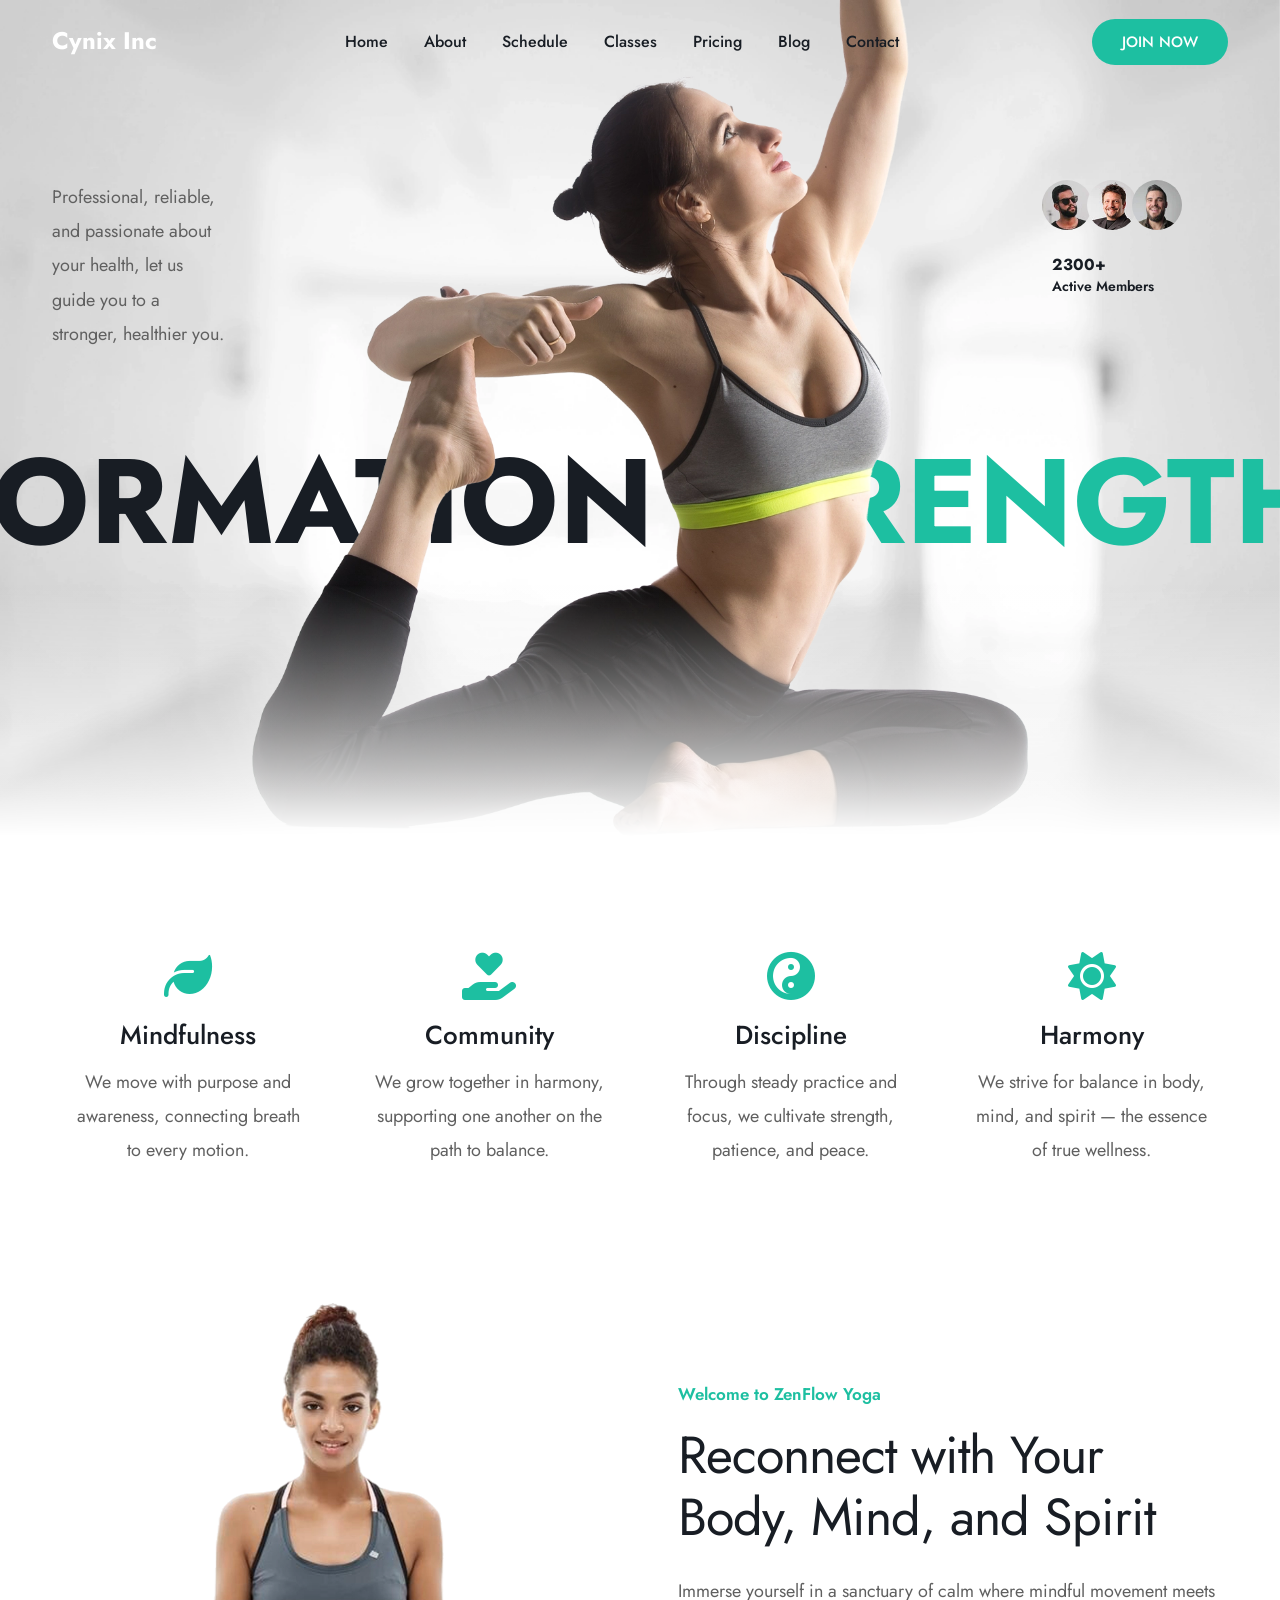
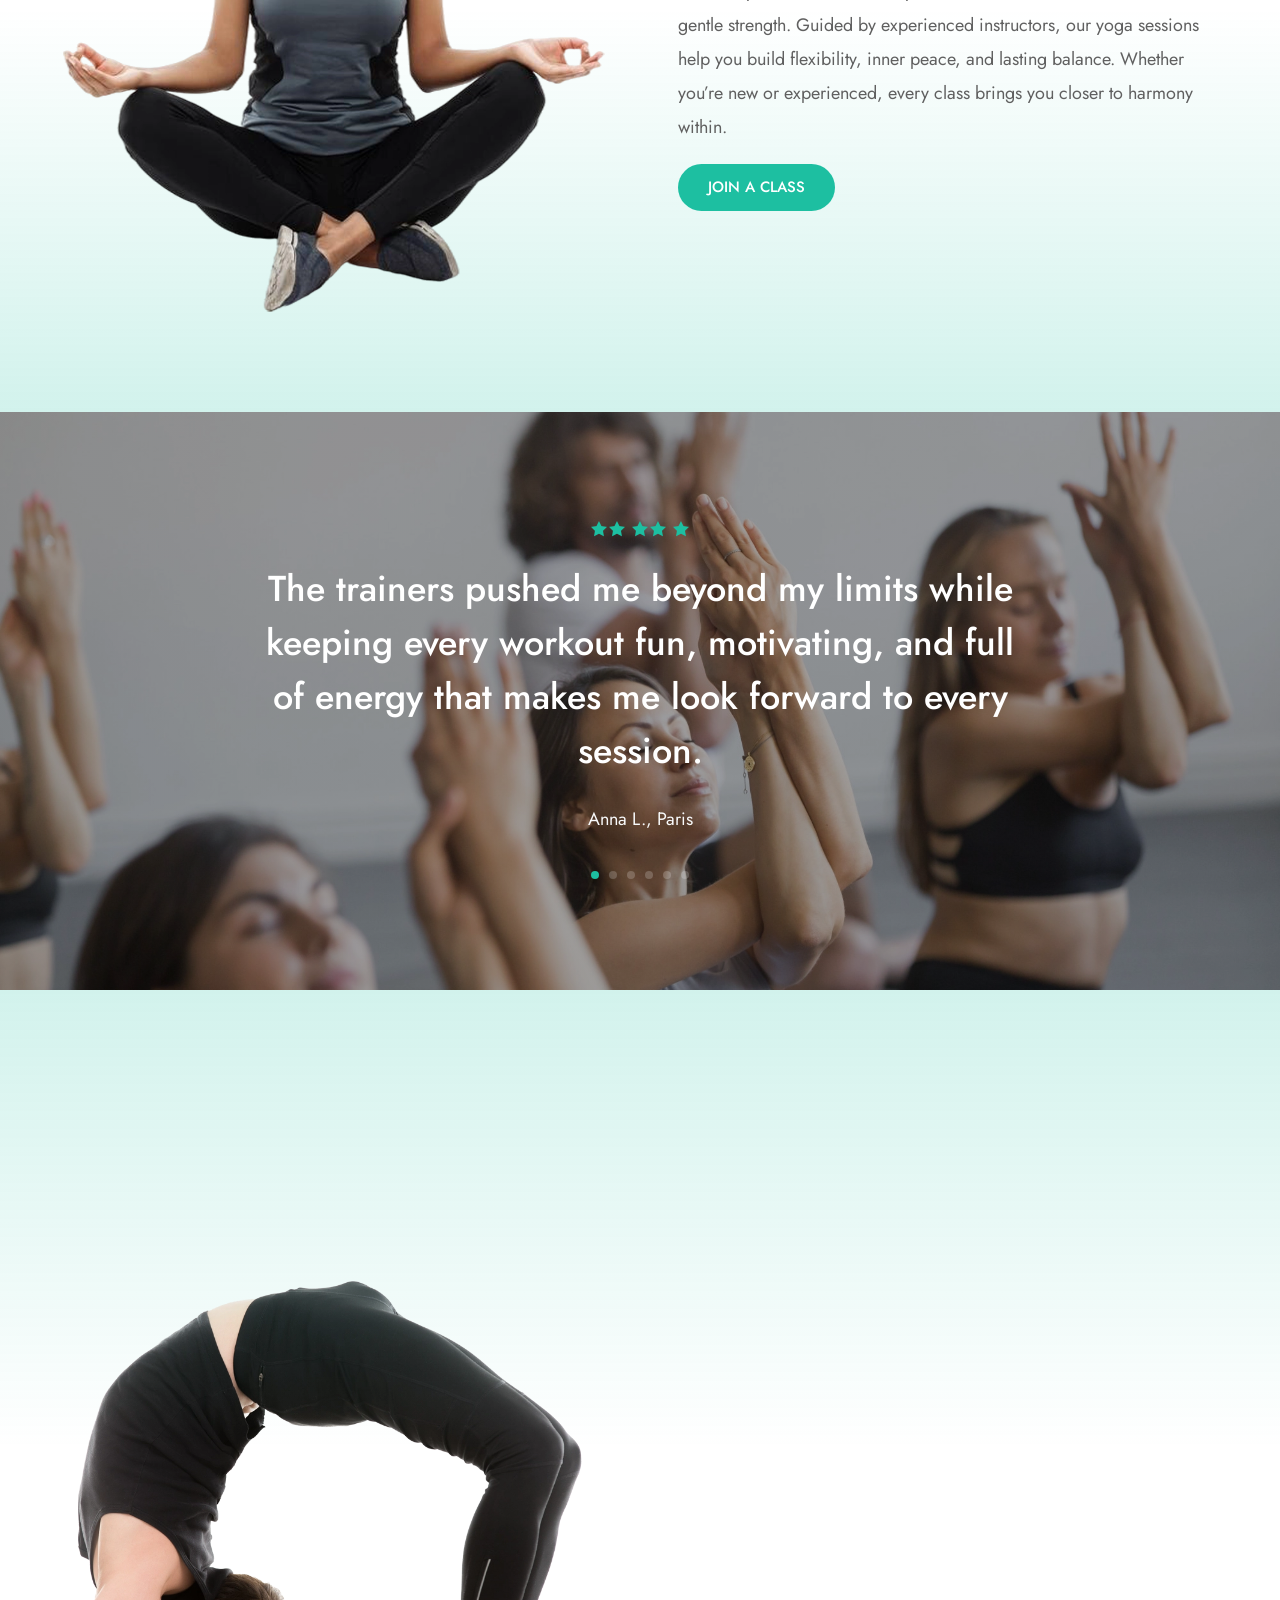
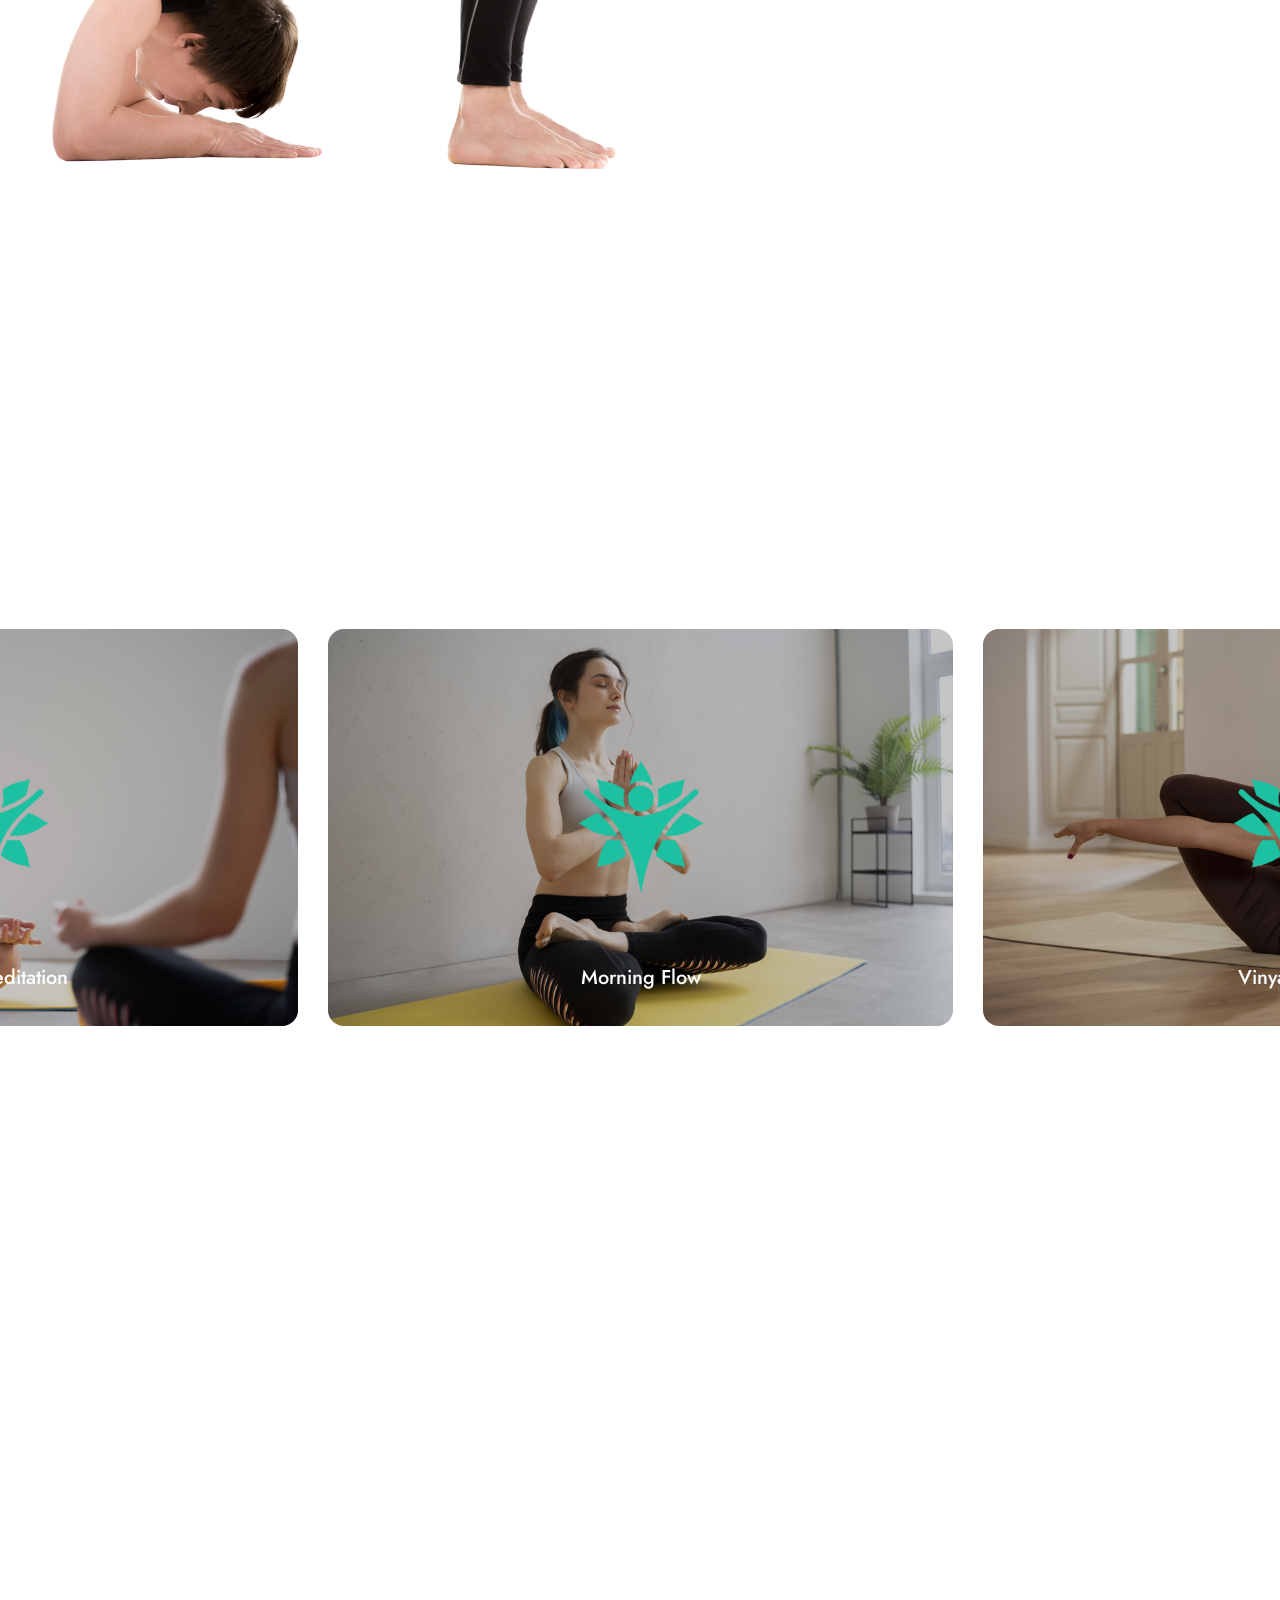
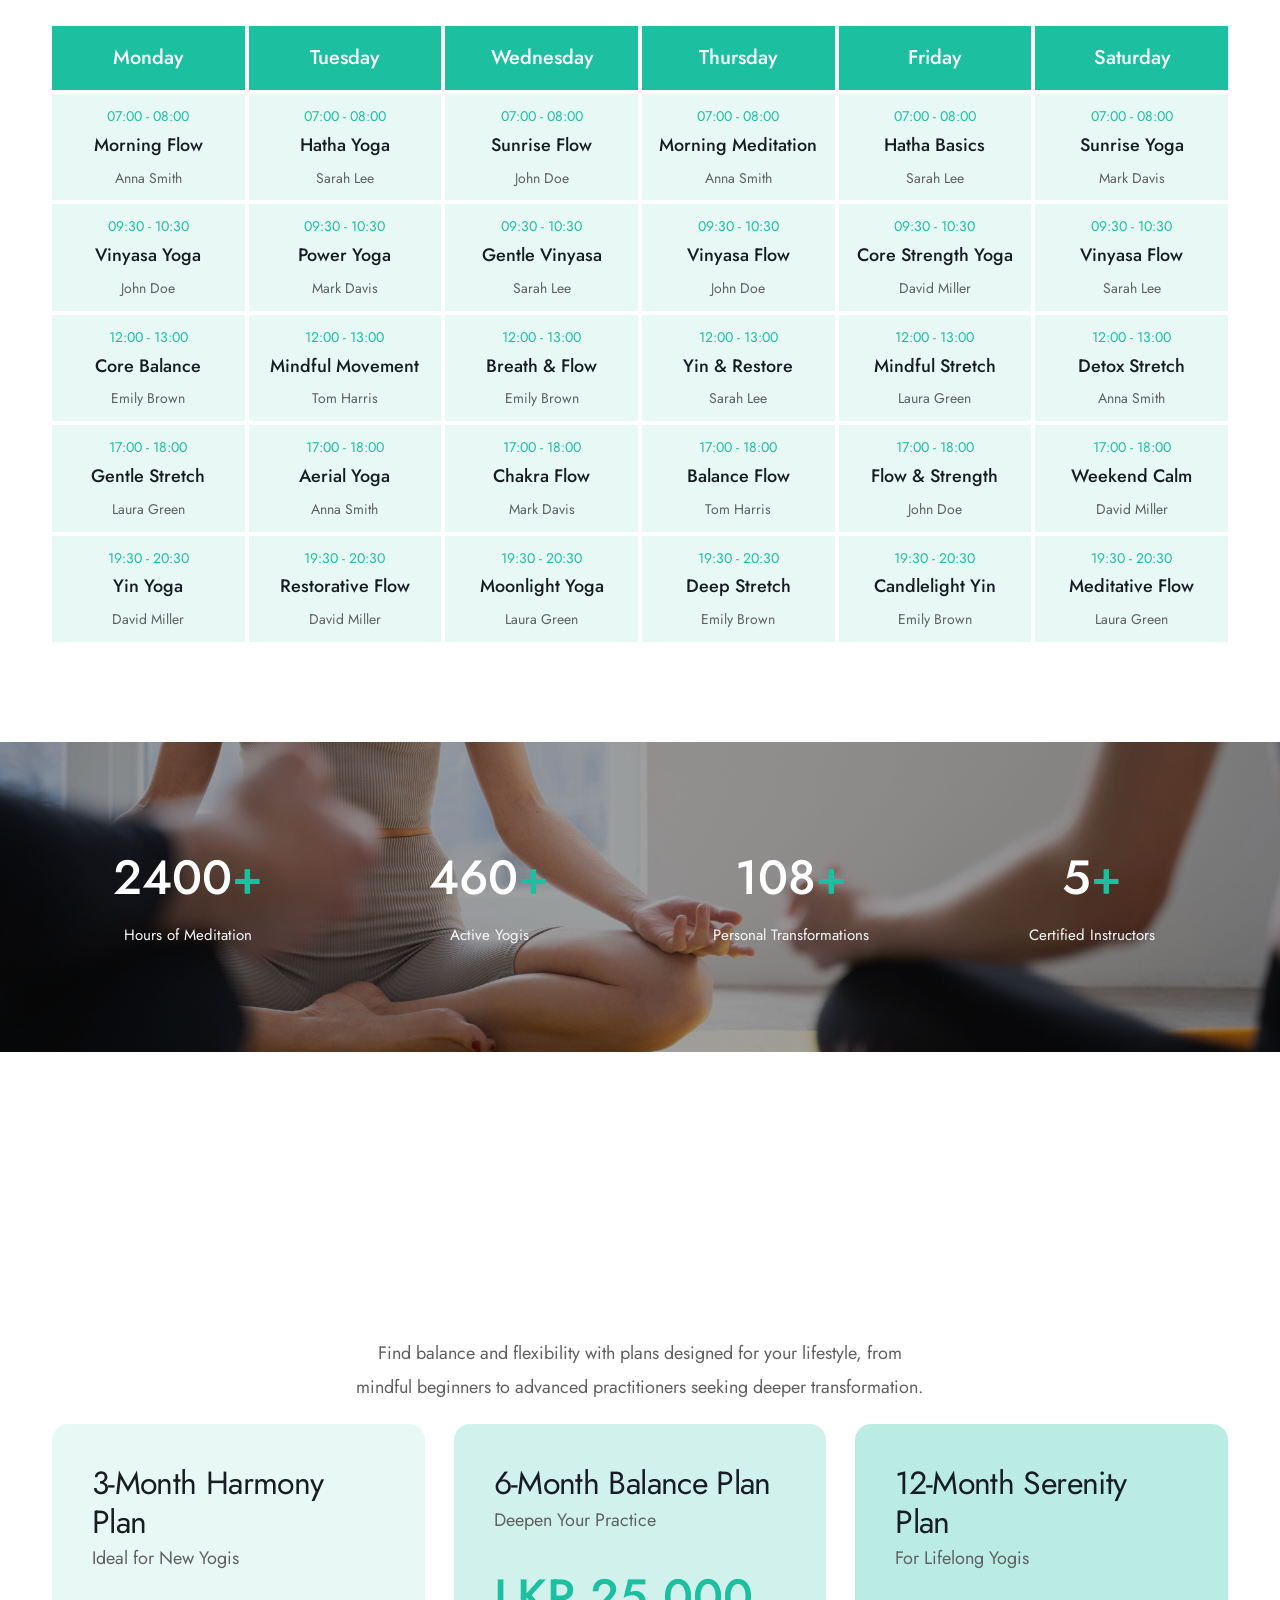
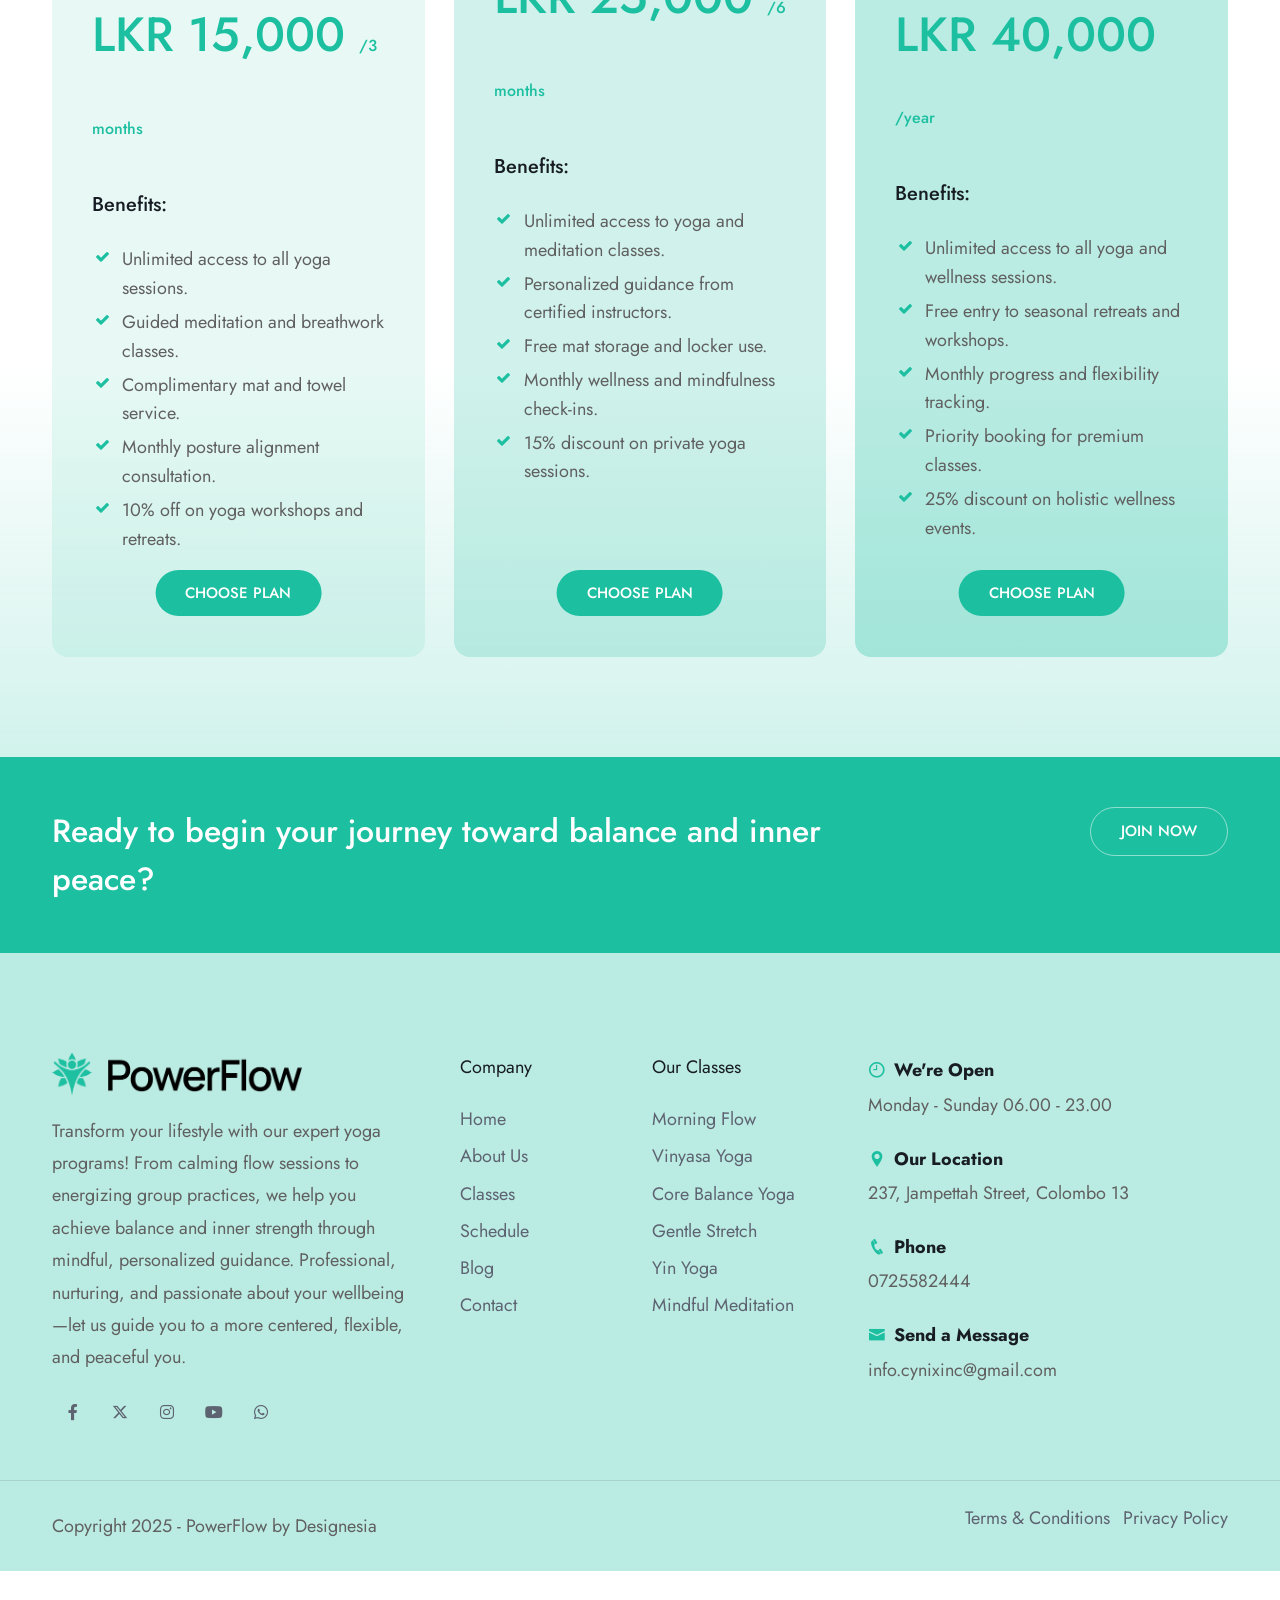
<file: index.html>
<!DOCTYPE html>
<html lang="en">

<head>
    <title>PowerFlow - Gym Fitness and Yoga HTML Template</title>
    <link rel="icon" href="images/icon.webp" type="image/gif" sizes="16x16">
    <meta charset="utf-8">
    <meta content="width=device-width, initial-scale=1.0" name="viewport" >
    <meta content="PowerFlow - Gym Fitness and Yoga HTML Template" name="description" >
    <meta content="" name="keywords" >
    <meta content="" name="author" >
    <!-- CSS Files
    ================================================== -->
    <link rel="preload" as="image" href="images/background/4.webp" type="image/webp">
    <link href="css/bootstrap.min.css" rel="stylesheet" type="text/css" id="bootstrap">
    <link href="css/plugins.css" rel="stylesheet" type="text/css" media="print" onload="this.media='all'">
    <link href="css/style.css" rel="stylesheet" type="text/css" media="print" onload="this.media='all'">
    <link href="css/coloring.css" rel="stylesheet" type="text/css" media="print" onload="this.media='all'">
    <!-- color scheme -->
    <link id="colors" href="css/colors/scheme-02.css" rel="stylesheet" type="text/css" media="print" onload="this.media='all'">
    <!-- custom css -->
    <link href="css/custom_02.css" rel="stylesheet" type="text/css" media="print" onload="this.media='all'">
    <noscript>
        <link href="css/plugins.css" rel="stylesheet" type="text/css">
        <link href="css/style.css" rel="stylesheet" type="text/css">
        <link href="css/coloring.css" rel="stylesheet" type="text/css">
        <link id="colors" href="css/colors/scheme-02.css" rel="stylesheet" type="text/css">
        <link href="css/custom_02.css" rel="stylesheet" type="text/css">
    </noscript>
    <!-- Open Graph / SEO -->
    <meta property="og:title" content="Cynix Inc">
    <meta property="og:description" content="Your premier fitness destination in Sri Lanka">
    <meta property="og:image" content="https://cynix-yoga-demo.vercel.app/images/background/4.webp">
    <meta property="og:type" content="website">
    <meta property="og:url" content="https://cynix-yoga-demo.vercel.app/">
    <meta name="twitter:card" content="summary_large_image">

</head>

<body>

    <!-- header begin -->
    <header class="header-light transparent">
        <div class="container">
            <div class="row">
                <div class="col-md-12">
                    <div class="de-flex">
                        <div class="de-flex-col">
                            <!-- logo begin -->
                            <div id="logo">
                                <span class="gym-name text-white fw-bold fs-24" data-gym-name>Cynix Inc</span>
                            </div>
                            <!-- logo close -->
                        </div>

                        <div class="de-flex-col">
                            <div class="de-flex-col header-col-mid">
                                <ul id="mainmenu">
                                    <li><a class="menu-item" href="index.html">Home</a></li>
                                    <li><a class="menu-item" href="about.html">About</a></li>
                                    <li><a class="menu-item" href="schedule.html">Schedule</a></li>
                                    <li><a class="menu-item" href="classes.html">Classes</a></li>
                                    <li><a class="menu-item" href="pricing.html">Pricing</a></li>
                                    <li><a class="menu-item" href="blog.html">Blog</a></li>
                                    <li><a class="menu-item" href="contact.html">Contact</a></li>
                                </ul>
                            </div>
                        </div>

                        <div class="de-flex-col">
                            <a class="btn-main fx-slide w-100" href="join.html"><span>Join Now</span></a>

                            <div class="menu_side_area">
                                <span id="menu-btn"></span>
                            </div>
                        </div>
                    </div>
                </div>
            </div>
        </div>
    </header>
    <!-- header end -->

    <!-- main content begin -->
    <main>

        <section aria-label="section" class="relative jarallax p-0 overflow-hidden">
            <div class="gradient-edge-bottom light z-4"></div>
            <img src="images/background/4.webp" class="jarallax-img" alt="" fetchpriority="high">
                <div class="mh-800">
                    <div class="container">
                        <div class="row relative justify-content-center z-2">
                            <div class="col-lg-2 order-lg-1 order-sm-1">
                                <div class="spacer-double"></div>
                                <div class="spacer-double"></div>
                                <div class="spacer-double"></div>
                                <p>Professional, reliable, and passionate about your health, let us guide you to a stronger, healthier you.</p>
                            </div>

                            <div class="col-lg-8 text-center order-lg-1 order-sm-2">
                                <img src="images/misc/c3.webp" width="800" height="861" fetchpriority="high" class="w-100" alt="" data-top="transform: translateY(0px);" data-top-bottom="transform: translateY(500px);">
                            </div>                            

                            <div class="col-lg-2 order-lg-2 order-sm-1">
                                <div class="spacer-double sm-hide"></div>
                                <div class="spacer-double sm-hide"></div>
                                <div class="spacer-double sm-hide"></div>
                                <div class="align-items-center text-dark wow fadeInUp" data-wow-delay=".9s">
                                    <div class="relative me-4 mb-4">
                                        <img src="images/testimonial/1.webp" width="50" height="50" loading="lazy" class="w-50px circle ms-min-10" alt="">
                                        <img src="images/testimonial/2.webp" width="50" height="50" loading="lazy" class="w-50px circle ms-min-10" alt="">
                                        <img src="images/testimonial/3.webp" width="50" height="50" loading="lazy" class="w-50px circle ms-min-10" alt="">
                                    </div>
                                    <div class="fw-600 fs-14 lh-1-5"><span class="fs-16 fw-bold">2300+</span><br>Active Members</div>
                                </div>
                            </div>
                        </div>
                    </div>

                    <div class="abs abs-centered" data-bottom-top="transform: translateX(-500px);" data-top-bottom="transform: translateX(500px);">
                        <div class="d-flex py-4 lh-1 text-dark">
                          <div class="de-marquee-list-1 text-uppercase fw-bold">
                            <span class="fs-120 mx-3 id-color">Strength Training</span>
                            <span class="fs-120 mx-3">Cardio Workout</span>
                            <span class="fs-120 mx-3 id-color">Personal Coaching</span>
                            <span class="fs-120 mx-3">Muscle Building</span>
                            <span class="fs-120 mx-3 id-color">Nutrition Plans</span>
                            <span class="fs-120 mx-3">Body Transformation</span>
                            <span class="fs-120 mx-3 id-color">Strength Training</span>
                            <span class="fs-120 mx-3">Cardio Workout</span>
                            <span class="fs-120 mx-3 id-color">Personal Coaching</span>
                            <span class="fs-120 mx-3">Muscle Building</span>
                            <span class="fs-120 mx-3 id-color">Nutrition Plans</span>
                            <span class="fs-120 mx-3">Body Transformation</span>
                          </div>

                        </div>
                    </div>
                </div>
            <a href="#section-about" class="mouse-icon-click scroll-to wow fadeInUp" data-wow-delay="1.6s" aria-label="Scroll to about section">
                <span class="mouse fadeScroll relative" data-scroll-speed="10">
                    <span class="scroll"></span>
                </span>
            </a>
        </section>

        <section class="pb-0">
            <div class="container text-center">
                <div class="row g-4 mobile-scroll-container">
                    <div class="col-md-3">
                        <div class="p-3">
                            <i class="fa fa-leaf fs-48 id-color mb-3"></i>
                            <h3>Mindfulness</h3>
                            <p>We move with purpose and awareness, connecting breath to every motion.</p>
                        </div>
                    </div>
                    <div class="col-md-3">
                        <div class="p-3">
                            <i class="fa fa-hand-holding-heart fs-48 id-color mb-3"></i>
                            <h3>Community</h3>
                            <p>We grow together in harmony, supporting one another on the path to balance.</p>
                        </div>
                    </div>
                    <div class="col-md-3">
                        <div class="p-3">
                            <i class="fa fa-yin-yang fs-48 id-color mb-3"></i>
                            <h3>Discipline</h3>
                            <p>Through steady practice and focus, we cultivate strength, patience, and peace.</p>
                        </div>
                    </div>
                    <div class="col-md-3">
                        <div class="p-3">
                            <i class="fa fa-sun fs-48 id-color mb-3"></i>
                            <h3>Harmony</h3>
                            <p>We strive for balance in body, mind, and spirit — the essence of true wellness.</p>
                        </div>
                    </div>
                </div>
            </div>
        </section>


        <section class="relative">
            <div class="gradient-edge-bottom h-50 op-2 color"></div>
            <div class="container relative z-2">
                <div class="row g-4 align-items-center">
                    <div class="col-lg-6">
                        <img src="images/misc/c1.webp" width="800" height="800" loading="lazy" class="w-100" alt="">
                    </div>
                    <div class="col-lg-6">
                        <div class="ms-lg-4">
                            <div class="subtitle id-color mb-3 wow fadeInUp" data-wow-delay=".0s">Welcome to ZenFlow Yoga</div>
                            <h2 class="wow fadeInUp" data-wow-delay=".2s">Reconnect with Your Body, Mind, and Spirit</h2>
                            <p class="wow fadeIn" data-wow-delay=".4s">Immerse yourself in a sanctuary of calm where mindful movement meets gentle strength. Guided by experienced instructors, our yoga sessions help you build flexibility, inner peace, and lasting balance. Whether you’re new or experienced, every class brings you closer to harmony within.</p>
                            <a class="btn-main fx-slide mb10 mb-3 wow fadeIn" href="join.html"><span>Join a Class</span></a>
                        </div>
                    </div>
                </div>
            </div>
        </section>


        <section class="section-dark relative text-light" data-bgimage="url(images/background/2.webp)">
            <div class="sw-overlay op-5"></div>
            <div class="container relative z-2">
                <div class="row g-4 justify-content-center">
                    <div class="col-lg-8 text-center">
                        <div class="owl-single-dots owl-carousel owl-theme">

                            <div class="item">
                                <span class="d-stars id-color d-block mb-3 wow fadeInUp">
                                    <i class="icofont-star"></i><i class="icofont-star"></i>
                                    <i class="icofont-star"></i><i class="icofont-star"></i>
                                    <i class="icofont-star"></i>
                                </span>
                                <h3 class="mb-4 wow fadeInUp fs-36">
                                    The trainers pushed me beyond my limits while keeping every workout fun, motivating, and full of energy that makes me look forward to every session.
                                </h3>
                                <span class="wow fadeInUp">Anna L., Paris</span>
                            </div>

                            <div class="item">
                                <span class="d-stars id-color d-block mb-3 wow fadeInUp">
                                    <i class="icofont-star"></i><i class="icofont-star"></i>
                                    <i class="icofont-star"></i><i class="icofont-star"></i>
                                    <i class="icofont-star"></i>
                                </span>
                                <h3 class="mb-4 wow fadeInUp fs-36">
                                    I’ve gained strength, lost weight, and found an inspiring community that keeps me accountable and pushes me to reach goals I once thought impossible.
                                </h3>
                                <span class="wow fadeInUp">Michael H., Toronto</span>
                            </div>

                            <div class="item">
                                <span class="d-stars id-color d-block mb-3 wow fadeInUp">
                                    <i class="icofont-star"></i><i class="icofont-star"></i>
                                    <i class="icofont-star"></i><i class="icofont-star"></i>
                                    <i class="icofont-star"></i>
                                </span>
                                <h3 class="mb-4 wow fadeInUp fs-36">
                                    The facilities are top-notch, the atmosphere is uplifting, and every session leaves me feeling stronger, more confident, and ready to take on the day.
                                </h3>
                                <span class="wow fadeInUp">Nadia R., Dubai</span>
                            </div>

                            <div class="item">
                                <span class="d-stars id-color d-block mb-3 wow fadeInUp">
                                    <i class="icofont-star"></i><i class="icofont-star"></i>
                                    <i class="icofont-star"></i><i class="icofont-star"></i>
                                    <i class="icofont-star"></i>
                                </span>
                                <h3 class="mb-4 wow fadeInUp fs-36">
                                    Joining this gym completely transformed my lifestyle and mindset. It’s the best decision I’ve made for my health, energy, and long-term fitness journey.
                                </h3>
                                <span class="wow fadeInUp">Kasun P., Colombo</span>
                            </div>

                            <div class="item">
                                <span class="d-stars id-color d-block mb-3 wow fadeInUp">
                                    <i class="icofont-star"></i><i class="icofont-star"></i>
                                    <i class="icofont-star"></i><i class="icofont-star"></i>
                                    <i class="icofont-star"></i>
                                </span>
                                <h3 class="mb-4 wow fadeInUp fs-36">
                                    From the group classes to personal training, everything is professional, supportive, and motivating — a perfect balance of challenge and encouragement.
                                </h3>
                                <span class="wow fadeInUp">Elise K., Amsterdam</span>
                            </div>

                            <div class="item">
                                <span class="d-stars id-color d-block mb-3 wow fadeInUp">
                                    <i class="icofont-star"></i><i class="icofont-star"></i>
                                    <i class="icofont-star"></i><i class="icofont-star"></i>
                                    <i class="icofont-star"></i>
                                </span>
                                <h3 class="mb-4 wow fadeInUp fs-36">
                                    Amazing atmosphere, skilled trainers, and results beyond expectations. Every visit reminds me why I started — it truly feels like a second home.
                                </h3>
                                <span class="wow fadeInUp">David M., Singapore</span>
                            </div>

                        </div>
                    </div>
                </div>
            </div>
        </section>

        <section class="relative">
            <div class="gradient-edge-top h-50 op-2 color"></div>
            <div class="container">
                <div class="row gy-4 justify-content-center">
                    <div class="col-lg-6 text-center wow fadeIn" data-wow-delay=".2s">
                        <div class="uptitle id-color wow fadeInUp">Why Choose Us</div>
                        <h2 class="wow fadeInUp">Find Balance, Flexibility, and Inner Strength with Us</h2>
                    </div>
                </div>
                <div class="row g-4 gx-5 align-items-center">
                    <div class="col-lg-6">
                        <img src="images/misc/c2.webp" width="800" height="800" loading="lazy" class="w-100" alt="">
                    </div>
                    <div class="col-lg-6">
                        <div class="relative mb-4 wow fadeInUp" data-wow-delay=".2s">
                            <div class="absolute w-60px bg-color text-light text-center fs-32 py-3 rounded-1">
                                1
                            </div>
                            <div class="ps-90">
                                <h4>Experienced Yoga Instructors</h4>
                                <p>Practice under the guidance of certified teachers who focus on posture, breath, and mindful flow to help you progress safely and confidently.</p>
                            </div>
                        </div>

                        <div class="relative mb-4 wow fadeInUp" data-wow-delay=".4s">
                            <div class="absolute w-60px bg-color text-light text-center fs-32 py-3 rounded-1">
                                2
                            </div>
                            <div class="ps-90">
                                <h4>Peaceful Studio Spaces</h4>
                                <p>Enjoy calm, inspiring environments with the perfect balance of natural light, soothing design, and the right energy for deep focus and relaxation.</p>
                            </div>
                        </div>

                        <div class="relative wow fadeInUp" data-wow-delay=".6s">
                            <div class="absolute w-60px bg-color text-light text-center fs-32 py-3 rounded-1">
                                3
                            </div>
                            <div class="ps-90">
                                <h4>Supportive Wellness Community</h4>
                                <p>Join a mindful collective that motivates you to grow, stay consistent, and find harmony between body, mind, and spirit through shared practice.</p>
                            </div>
                        </div>
                    </div>
                </div>

                <div class="spacer-single sm-hide"></div>   
            </div>
        </section>

        <section class="pt-0">

            <div class="container">
                <div class="row mb-3 g-4 align-items-center justify-content-center">
                    <div class="col-lg-6 text-center wow fadeIn" data-wow-delay=".2s">
                        <div class="uptitle id-color wow fadeInUp">Our Practices</div>
                        <h2 class="wow fadeInUp">Comprehensive Holistic Programs</h2>
                        <p>From gentle flows and mindfulness sessions to restorative practices and advanced asanas, our yoga programs are designed to nurture your body, calm your mind, and awaken your spirit.</p>
                    </div>
                </div>
            </div>

            <div class="container-fluid">
                <div class="row">
                  <div class="col-lg-12">
                    <div id="services-carousel" class="owl-2-cols-center owl-carousel owl-theme">

                      <!-- Morning Flow -->
                      <div class="item">
                        <div class="hover rounded-1 overflow-hidden relative text-light text-center">
                          <img src="images/classes/l1.webp" width="600" height="600" loading="lazy" class="hover-scale-1-1 w-100" alt="">
                          <div class="abs w-100 px-4 hover-op-1 z-4 hover-mt-40 abs-centered">
                            <div class="mb-3">Begin your day with revitalizing movements that awaken your body, calm your mind, and uplift your energy for the day ahead.</div>
                            <a class="btn-line" href="class-single.html">View Details</a>
                          </div>
                          <img src="images/logo-icon.webp" width="100" height="100" loading="lazy" class="abs abs-centered w-20 z-2" alt="">
                          <div class="abs bg-color z-2 top-0 w-100 h-100 hover-op-1"></div>
                          <div class="abs z-2 bottom-0 mb-3 w-100 text-center hover-op-0">
                            <h4 class="mb-3">Morning Flow</h4>
                          </div>
                          <div class="sw-overlay op-3"></div>
                        </div>
                      </div>

                      <!-- Vinyasa Yoga -->
                      <div class="item">
                        <div class="hover rounded-1 overflow-hidden relative text-light text-center">
                          <img src="images/classes/l2.webp" width="600" height="600" loading="lazy" class="hover-scale-1-1 w-100" alt="">
                          <div class="abs w-100 px-4 hover-op-1 z-4 hover-mt-40 abs-centered">
                            <div class="mb-3">Flow through dynamic postures connected by mindful breathing to enhance flexibility, focus, and strength in perfect harmony.</div>
                            <a class="btn-line" href="class-single.html">View Details</a>
                          </div>
                          <img src="images/logo-icon.webp" width="100" height="100" loading="lazy" class="abs abs-centered w-20 z-2" alt="">
                          <div class="abs bg-color z-2 top-0 w-100 h-100 hover-op-1"></div>
                          <div class="abs z-2 bottom-0 mb-3 w-100 text-center hover-op-0">
                            <h4 class="mb-3">Vinyasa Yoga</h4>
                          </div>
                          <div class="sw-overlay op-3"></div>
                        </div>
                      </div>

                      <!-- Core Balance -->
                      <div class="item">
                        <div class="hover rounded-1 overflow-hidden relative text-light text-center">
                          <img src="images/classes/l3.webp" width="600" height="600" loading="lazy" class="hover-scale-1-1 w-100" alt="">
                          <div class="abs w-100 px-4 hover-op-1 z-4 hover-mt-40 abs-centered">
                            <div class="mb-3">Focus on building core strength and stability through controlled movements that improve posture and inner alignment.</div>
                            <a class="btn-line" href="class-single.html">View Details</a>
                          </div>
                          <img src="images/logo-icon.webp" width="100" height="100" loading="lazy" class="abs abs-centered w-20 z-2" alt="">
                          <div class="abs bg-color z-2 top-0 w-100 h-100 hover-op-1"></div>
                          <div class="abs z-2 bottom-0 mb-3 w-100 text-center hover-op-0">
                            <h4 class="mb-3">Core Balance Yoga</h4>
                          </div>
                          <div class="sw-overlay op-3"></div>
                        </div>
                      </div>

                      <!-- Gentle Stretch -->
                      <div class="item">
                        <div class="hover rounded-1 overflow-hidden relative text-light text-center">
                          <img src="images/classes/l4.webp" width="600" height="600" loading="lazy" class="hover-scale-1-1 w-100" alt="">
                          <div class="abs w-100 px-4 hover-op-1 z-4 hover-mt-40 abs-centered">
                            <div class="mb-3">Release tightness and tension with slow, mindful stretches designed to relax muscles and restore your body’s natural ease.</div>
                            <a class="btn-line" href="class-single.html">View Details</a>
                          </div>
                          <img src="images/logo-icon.webp" width="100" height="100" loading="lazy" class="abs abs-centered w-20 z-2" alt="">
                          <div class="abs bg-color z-2 top-0 w-100 h-100 hover-op-1"></div>
                          <div class="abs z-2 bottom-0 mb-3 w-100 text-center hover-op-0">
                            <h4 class="mb-3">Gentle Stretch</h4>
                          </div>
                          <div class="sw-overlay op-3"></div>
                        </div>
                      </div>

                      <!-- Yin Yoga -->
                      <div class="item">
                        <div class="hover rounded-1 overflow-hidden relative text-light text-center">
                          <img src="images/classes/l5.webp" width="600" height="600" loading="lazy" class="hover-scale-1-1 w-100" alt="">
                          <div class="abs w-100 px-4 hover-op-1 z-4 hover-mt-40 abs-centered">
                            <div class="mb-3">Hold deep stretches for longer durations to cultivate mindfulness, flexibility, and a profound sense of calm within.</div>
                            <a class="btn-line" href="class-single.html">View Details</a>
                          </div>
                          <img src="images/logo-icon.webp" width="100" height="100" loading="lazy" class="abs abs-centered w-20 z-2" alt="">
                          <div class="abs bg-color z-2 top-0 w-100 h-100 hover-op-1"></div>
                          <div class="abs z-2 bottom-0 mb-3 w-100 text-center hover-op-0">
                            <h4 class="mb-3">Yin Yoga</h4>
                          </div>
                          <div class="sw-overlay op-3"></div>
                        </div>
                      </div>

                      <!-- Mindful Meditation -->
                      <div class="item">
                        <div class="hover rounded-1 overflow-hidden relative text-light text-center">
                          <img src="images/classes/l6.webp" width="600" height="600" loading="lazy" class="hover-scale-1-1 w-100" alt="">
                          <div class="abs w-100 px-4 hover-op-1 z-4 hover-mt-40 abs-centered">
                            <div class="mb-3">Cultivate mindfulness and serenity through guided breathing and meditation that quiets the mind and restores balance.</div>
                            <a class="btn-line" href="class-single.html">View Details</a>
                          </div>
                          <img src="images/logo-icon.webp" width="100" height="100" loading="lazy" class="abs abs-centered w-20 z-2" alt="">
                          <div class="abs bg-color z-2 top-0 w-100 h-100 hover-op-1"></div>
                          <div class="abs z-2 bottom-0 mb-3 w-100 text-center hover-op-0">
                            <h4 class="mb-3">Mindful Meditation</h4>
                          </div>
                          <div class="sw-overlay op-3"></div>
                        </div>
                      </div>

                    </div>
                  </div>
                </div>


            </div>

        </section>


        <section class="pt-0">
          <div class="container">
            <div class="row g-4 justify-content-center text-center">
              <div class="col-lg-6 wow fadeIn" data-wow-delay=".2s">
                <div class="uptitle id-color wow fadeInUp">Yoga Schedule</div>
                <h2 class="wow fadeInUp">Find the Best Time to Join Your Favorite Classes</h2>
                <p>Explore our weekly yoga schedule, consistent times every day, five rejuvenating sessions to balance your mind and body.</p>
              </div>
            </div>

            <div class="row g-1 text-center mobile-scroll-container">

              <!-- Monday -->
              <div class="col-lg-2 col-md-4 mb-sm-30 wow fadeInUp" data-wow-delay=".2s">
                <div class="bg-color text-light text-center py-3 mb-1">
                  <h4 class="mb-0">Monday</h4>
                </div>
                <div class="py-2 bg-color-op-1 lh-1-6"><div class="fs-14 id-color">07:00 - 08:00</div><div class="fs-18 mb-1 fw-500 text-dark">Morning Flow</div><div class="fs-14">Anna Smith</div></div>
                <div class="py-2 bg-color-op-1 mt-1 lh-1-6"><div class="fs-14 id-color">09:30 - 10:30</div><div class="fs-18 mb-1 fw-500 text-dark">Vinyasa Yoga</div><div class="fs-14">John Doe</div></div>
                <div class="py-2 bg-color-op-1 mt-1 lh-1-6"><div class="fs-14 id-color">12:00 - 13:00</div><div class="fs-18 mb-1 fw-500 text-dark">Core Balance</div><div class="fs-14">Emily Brown</div></div>
                <div class="py-2 bg-color-op-1 mt-1 lh-1-6"><div class="fs-14 id-color">17:00 - 18:00</div><div class="fs-18 mb-1 fw-500 text-dark">Gentle Stretch</div><div class="fs-14">Laura Green</div></div>
                <div class="py-2 bg-color-op-1 mt-1 lh-1-6"><div class="fs-14 id-color">19:30 - 20:30</div><div class="fs-18 mb-1 fw-500 text-dark">Yin Yoga</div><div class="fs-14">David Miller</div></div>
              </div>

              <!-- Tuesday -->
              <div class="col-lg-2 col-md-4 mb-sm-30 wow fadeInUp" data-wow-delay=".3s">
                <div class="bg-color text-light text-center py-3 mb-1">
                  <h4 class="mb-0">Tuesday</h4>
                </div>
                <div class="py-2 bg-color-op-1 lh-1-6"><div class="fs-14 id-color">07:00 - 08:00</div><div class="fs-18 mb-1 fw-500 text-dark">Hatha Yoga</div><div class="fs-14">Sarah Lee</div></div>
                <div class="py-2 bg-color-op-1 mt-1 lh-1-6"><div class="fs-14 id-color">09:30 - 10:30</div><div class="fs-18 mb-1 fw-500 text-dark">Power Yoga</div><div class="fs-14">Mark Davis</div></div>
                <div class="py-2 bg-color-op-1 mt-1 lh-1-6"><div class="fs-14 id-color">12:00 - 13:00</div><div class="fs-18 mb-1 fw-500 text-dark">Mindful Movement</div><div class="fs-14">Tom Harris</div></div>
                <div class="py-2 bg-color-op-1 mt-1 lh-1-6"><div class="fs-14 id-color">17:00 - 18:00</div><div class="fs-18 mb-1 fw-500 text-dark">Aerial Yoga</div><div class="fs-14">Anna Smith</div></div>
                <div class="py-2 bg-color-op-1 mt-1 lh-1-6"><div class="fs-14 id-color">19:30 - 20:30</div><div class="fs-18 mb-1 fw-500 text-dark">Restorative Flow</div><div class="fs-14">David Miller</div></div>
              </div>

              <!-- Wednesday -->
              <div class="col-lg-2 col-md-4 mb-sm-30 wow fadeInUp" data-wow-delay=".4s">
                <div class="bg-color text-light text-center py-3 mb-1">
                  <h4 class="mb-0">Wednesday</h4>
                </div>
                <div class="py-2 bg-color-op-1 lh-1-6"><div class="fs-14 id-color">07:00 - 08:00</div><div class="fs-18 mb-1 fw-500 text-dark">Sunrise Flow</div><div class="fs-14">John Doe</div></div>
                <div class="py-2 bg-color-op-1 mt-1 lh-1-6"><div class="fs-14 id-color">09:30 - 10:30</div><div class="fs-18 mb-1 fw-500 text-dark">Gentle Vinyasa</div><div class="fs-14">Sarah Lee</div></div>
                <div class="py-2 bg-color-op-1 mt-1 lh-1-6"><div class="fs-14 id-color">12:00 - 13:00</div><div class="fs-18 mb-1 fw-500 text-dark">Breath & Flow</div><div class="fs-14">Emily Brown</div></div>
                <div class="py-2 bg-color-op-1 mt-1 lh-1-6"><div class="fs-14 id-color">17:00 - 18:00</div><div class="fs-18 mb-1 fw-500 text-dark">Chakra Flow</div><div class="fs-14">Mark Davis</div></div>
                <div class="py-2 bg-color-op-1 mt-1 lh-1-6"><div class="fs-14 id-color">19:30 - 20:30</div><div class="fs-18 mb-1 fw-500 text-dark">Moonlight Yoga</div><div class="fs-14">Laura Green</div></div>
              </div>

              <!-- Thursday -->
              <div class="col-lg-2 col-md-4 mb-sm-30 wow fadeInUp" data-wow-delay=".5s">
                <div class="bg-color text-light text-center py-3 mb-1">
                  <h4 class="mb-0">Thursday</h4>
                </div>
                <div class="py-2 bg-color-op-1 lh-1-6"><div class="fs-14 id-color">07:00 - 08:00</div><div class="fs-18 mb-1 fw-500 text-dark">Morning Meditation</div><div class="fs-14">Anna Smith</div></div>
                <div class="py-2 bg-color-op-1 mt-1 lh-1-6"><div class="fs-14 id-color">09:30 - 10:30</div><div class="fs-18 mb-1 fw-500 text-dark">Vinyasa Flow</div><div class="fs-14">John Doe</div></div>
                <div class="py-2 bg-color-op-1 mt-1 lh-1-6"><div class="fs-14 id-color">12:00 - 13:00</div><div class="fs-18 mb-1 fw-500 text-dark">Yin & Restore</div><div class="fs-14">Sarah Lee</div></div>
                <div class="py-2 bg-color-op-1 mt-1 lh-1-6"><div class="fs-14 id-color">17:00 - 18:00</div><div class="fs-18 mb-1 fw-500 text-dark">Balance Flow</div><div class="fs-14">Tom Harris</div></div>
                <div class="py-2 bg-color-op-1 mt-1 lh-1-6"><div class="fs-14 id-color">19:30 - 20:30</div><div class="fs-18 mb-1 fw-500 text-dark">Deep Stretch</div><div class="fs-14">Emily Brown</div></div>
              </div>

              <!-- Friday -->
              <div class="col-lg-2 col-md-4 mb-sm-30 wow fadeInUp" data-wow-delay=".6s">
                <div class="bg-color text-light text-center py-3 mb-1">
                  <h4 class="mb-0">Friday</h4>
                </div>
                <div class="py-2 bg-color-op-1 lh-1-6"><div class="fs-14 id-color">07:00 - 08:00</div><div class="fs-18 mb-1 fw-500 text-dark">Hatha Basics</div><div class="fs-14">Sarah Lee</div></div>
                <div class="py-2 bg-color-op-1 mt-1 lh-1-6"><div class="fs-14 id-color">09:30 - 10:30</div><div class="fs-18 mb-1 fw-500 text-dark">Core Strength Yoga</div><div class="fs-14">David Miller</div></div>
                <div class="py-2 bg-color-op-1 mt-1 lh-1-6"><div class="fs-14 id-color">12:00 - 13:00</div><div class="fs-18 mb-1 fw-500 text-dark">Mindful Stretch</div><div class="fs-14">Laura Green</div></div>
                <div class="py-2 bg-color-op-1 mt-1 lh-1-6"><div class="fs-14 id-color">17:00 - 18:00</div><div class="fs-18 mb-1 fw-500 text-dark">Flow & Strength</div><div class="fs-14">John Doe</div></div>
                <div class="py-2 bg-color-op-1 mt-1 lh-1-6"><div class="fs-14 id-color">19:30 - 20:30</div><div class="fs-18 mb-1 fw-500 text-dark">Candlelight Yin</div><div class="fs-14">Emily Brown</div></div>
              </div>

              <!-- Saturday -->
              <div class="col-lg-2 col-md-4 mb-sm-30 wow fadeInUp" data-wow-delay=".7s">
                <div class="bg-color text-light text-center py-3 mb-1">
                  <h4 class="mb-0">Saturday</h4>
                </div>
                <div class="py-2 bg-color-op-1 lh-1-6"><div class="fs-14 id-color">07:00 - 08:00</div><div class="fs-18 mb-1 fw-500 text-dark">Sunrise Yoga</div><div class="fs-14">Mark Davis</div></div>
                <div class="py-2 bg-color-op-1 mt-1 lh-1-6"><div class="fs-14 id-color">09:30 - 10:30</div><div class="fs-18 mb-1 fw-500 text-dark">Vinyasa Flow</div><div class="fs-14">Sarah Lee</div></div>
                <div class="py-2 bg-color-op-1 mt-1 lh-1-6"><div class="fs-14 id-color">12:00 - 13:00</div><div class="fs-18 mb-1 fw-500 text-dark">Detox Stretch</div><div class="fs-14">Anna Smith</div></div>
                <div class="py-2 bg-color-op-1 mt-1 lh-1-6"><div class="fs-14 id-color">17:00 - 18:00</div><div class="fs-18 mb-1 fw-500 text-dark">Weekend Calm</div><div class="fs-14">David Miller</div></div>
                <div class="py-2 bg-color-op-1 mt-1 lh-1-6"><div class="fs-14 id-color">19:30 - 20:30</div><div class="fs-18 mb-1 fw-500 text-dark">Meditative Flow</div><div class="fs-14">Laura Green</div></div>
              </div>

            </div>
          </div>
        </section>

        <section class="section-dark relative text-light" data-bgimage="url(images/background/5.webp) center">
            <div class="sw-overlay op-5"></div>
            <div class="container relative z-2">
                <div class="row g-4">
                    <div class="col-md-3 col-sm-6 mb-sm-30">
                        <div class="de_count text-center fs-15 wow fadeInRight" data-wow-delay=".0s">
                            <h3 class="fs-48 mb-1"><span class="timer" data-to="12000" data-speed="3000">0</span><span class="id-color">+</span></h3>
                            <div class="fs-15">Hours of Meditation</div>
                        </div>
                    </div>
                    <div class="col-md-3 col-sm-6 mb-sm-30">
                        <div class="de_count text-center fs-15 wow fadeInRight" data-wow-delay=".2s">
                            <h3 class="fs-48 mb-1"><span class="timer" data-to="2300" data-speed="3000">0</span><span class="id-color">+</span></h3>
                            <div class="fs-15">Active Yogis</div>
                        </div>
                    </div>
                    <div class="col-md-3 col-sm-6 mb-sm-30">
                        <div class="de_count text-center fs-15 wow fadeInRight" data-wow-delay=".4s">
                            <h3 class="fs-48 mb-1"><span class="timer" data-to="540" data-speed="3000">0</span><span class="id-color">+</span></h3>
                            <div class="fs-15">Personal Transformations</div>
                        </div>
                    </div>
                    <div class="col-md-3 col-sm-6 mb-sm-30">
                        <div class="de_count text-center fs-15 wow fadeInRight" data-wow-delay=".6s">
                            <h3 class="fs-48 mb-1"><span class="timer" data-to="25" data-speed="3000">0</span><span class="id-color">+</span></h3>
                            <div class="fs-15">Certified Instructors</div>
                        </div>
                    </div>
                </div>
            </div>
        </section>

        <section class="relative">
            <div class="gradient-edge-bottom color op-2"></div>
            <div class="container relative z-2">
                <div class="row g-4 justify-content-center text-center">
                    <div class="col-lg-6 wow fadeIn" data-wow-delay=".2s">
                        <div class="uptitle id-color wow fadeInUp">Membership Plans</div>
                        <h2 class="wow fadeInUp">Choose the Perfect Path for Your Yoga Journey</h2>
                        <p>Find balance and flexibility with plans designed for your lifestyle, from mindful beginners to advanced practitioners seeking deeper transformation.</p>
                    </div>
                </div>
                <div class="row g-4 mobile-scroll-container">

                    <!-- pricing item begin -->
                    <div class="col-md-4 wow fadeInUp" data-wow-delay=".0s">
                        <div class="relative overflow-hidden h-100 rounded-1 bg-color-op-1">
                            <div class="p-40 pb-80 z-2">
                                <div>
                                    <h2 class="fs-32 mb-0">3-Month Harmony Plan</h2>
                                    <div class="mb-4">Ideal for New Yogis</div>
                                    <h3 class="fs-48 id-color mb-4">LKR 15,000 <span class="fs-16">/3 months</span></h3>
                                    <h4>Benefits:</h4>
                                </div>

                                <div class="border-white-bottom-op-2 mb-4"></div>

                                <ul class="ul-check mb-4">
                                    <li>Unlimited access to all yoga sessions.</li>
                                    <li>Guided meditation and breathwork classes.</li>
                                    <li>Complimentary mat and towel service.</li>
                                    <li>Monthly posture alignment consultation.</li>
                                    <li>10% off on yoga workshops and retreats.</li>
                                </ul>
                            </div>

                            <div class="abs abs-center p-40 pb-30 bottom-0 z-2 w-100 text-center">
                                <a class="btn-main fx-slide" href="join.html"><span>Choose Plan</span></a>
                            </div>
                        </div>
                    </div>
                    <!-- pricing item end -->

                    <!-- pricing item begin -->
                    <div class="col-md-4 wow fadeInUp" data-wow-delay=".2s">
                        <div class="relative overflow-hidden h-100 rounded-1 bg-color-op-2">
                            <div class="p-40 pb-80 z-2">
                                <div>
                                    <h2 class="fs-32 mb-0">6-Month Balance Plan</h2>
                                    <div class="mb-4">Deepen Your Practice</div>
                                    <h3 class="fs-48 id-color mb-4">LKR 25,000 <span class="fs-16">/6 months</span></h3>
                                    <h4>Benefits:</h4>
                                </div>

                                <div class="border-white-bottom-op-2 mb-4"></div>

                                <ul class="ul-check mb-4">
                                    <li>Unlimited access to yoga and meditation classes.</li>
                                    <li>Personalized guidance from certified instructors.</li>
                                    <li>Free mat storage and locker use.</li>
                                    <li>Monthly wellness and mindfulness check-ins.</li>
                                    <li>15% discount on private yoga sessions.</li>
                                </ul>
                            </div>

                            <div class="abs abs-center p-40 pb-30 bottom-0 z-2 w-100 text-center">
                                <a class="btn-main fx-slide" href="join.html"><span>Choose Plan</span></a>
                            </div>
                        </div>
                    </div>
                    <!-- pricing item end -->

                    <!-- pricing item begin -->
                    <div class="col-md-4 wow fadeInUp" data-wow-delay=".4s">
                        <div class="relative overflow-hidden h-100 rounded-1 bg-color-op-3">
                            <div class="p-40 pb-80 z-2">
                                <div>
                                    <h2 class="fs-32 mb-0">12-Month Serenity Plan</h2>
                                    <div class="mb-4">For Lifelong Yogis</div>
                                    <h3 class="fs-48 id-color mb-4">LKR 40,000 <span class="fs-16">/year</span></h3>
                                    <h4>Benefits:</h4>
                                </div>

                                <div class="border-white-bottom-op-2 mb-4"></div>

                                <ul class="ul-check mb-4">
                                    <li>Unlimited access to all yoga and wellness sessions.</li>
                                    <li>Free entry to seasonal retreats and workshops.</li>
                                    <li>Monthly progress and flexibility tracking.</li>
                                    <li>Priority booking for premium classes.</li>
                                    <li>25% discount on holistic wellness events.</li>
                                </ul>
                            </div>

                            <div class="abs abs-center p-40 pb-30 bottom-0 z-2 w-100 text-center">
                                <a class="btn-main fx-slide" href="join.html"><span>Choose Plan</span></a>
                            </div>
                        </div>
                    </div>
                    <!-- pricing item end -->

                </div>
            </div>
        </section>


        <section class="bg-color text-light pt-50 pb-50">
            <div class="container">
                <div class="row g-4">
                    <div class="col-md-9">
                        <h3 class="mb-0 fs-32">Ready to begin your journey toward balance and inner peace?</h3>
                    </div>
                    <div class="col-lg-3 text-lg-end">
                        <a class="btn-main fx-slide btn-line" href="join.html"><span>Join Now</span></a>
                    </div>
                </div>
            </div>
        </section>

    </main>
    <!-- main content end -->

    <footer class="footer-light">
        <div class="container">
            <div class="row gx-5">
                <div class="col-lg-4 col-sm-6">
                    <img src="images/logo-dark.webp" width="250" height="80" loading="lazy" class="w-250px" alt="" >
                    <div class="spacer-20"></div>
                    <p>Transform your lifestyle with our expert yoga programs! From calming flow sessions to energizing group practices, we help you achieve balance and inner strength through mindful, personalized guidance. Professional, nurturing, and passionate about your wellbeing—let us guide you to a more centered, flexible, and peaceful you.</p>

                    <div class="social-icons mb-sm-30">
                        <a href="#" aria-label="Facebook"><i class="fa-brands fa-facebook-f"></i></a>
                        <a href="#" aria-label="Twitter"><i class="fa-brands fa-x-twitter"></i></a>
                        <a href="#" aria-label="Instagram"><i class="fa-brands fa-instagram"></i></a>
                        <a href="#" aria-label="YouTube"><i class="fa-brands fa-youtube"></i></a>
                        <a href="#" aria-label="WhatsApp"><i class="fa-brands fa-whatsapp"></i></a>
                    </div>
                </div>
                <div class="col-lg-4 col-sm-12 order-lg-1 order-sm-2">
                    <div class="row">
                        <div class="col-lg-6 col-sm-6">
                            <div class="widget">
                                <h5>Company</h5>
                                <ul>                                        
                                    <li><a href="index.html">Home</a></li>
                                    <li><a href="about.html">About Us</a></li>
                                    <li><a href="classes.html">Classes</a></li>                                    
                                    <li><a href="schedule.html">Schedule</a></li>
                                    <li><a href="blog.html">Blog</a></li>
                                    <li><a href="contact.html">Contact</a></li>
                                </ul>
                            </div>
                        </div>
                        <div class="col-lg-6 col-sm-6">
                            <div class="widget">
                                <h5>Our Classes</h5>
                                <ul>
                                    <li><a href="class-single.html">Morning Flow</a></li>
                                    <li><a href="class-single.html">Vinyasa Yoga</a></li>
                                    <li><a href="class-single.html">Core Balance Yoga</a></li>
                                    <li><a href="class-single.html">Gentle Stretch</a></li>
                                    <li><a href="class-single.html">Yin Yoga</a></li>
                                    <li><a href="class-single.html">Mindful Meditation</a></li>
                                </ul>
                            </div>
                        </div>
                    </div>
                </div>
                <div class="col-lg-4 col-sm-6 order-lg-2 order-sm-1">
                    <div class="widget">
                        <div class="fw-bold text-dark"><i class="icofont-clock-time me-2 id-color"></i>We're Open</div>
                        Monday - Sunday 06.00 - 23.00

                        <div class="spacer-20"></div>

                        <div class="fw-bold text-dark"><i class="icofont-location-pin me-2 id-color"></i>Our Location</div>
                        <span class="gym-address" data-gym-address>237, Jampettah Street, Colombo 13</span>

                        <div class="spacer-20"></div>

                        <div class="fw-bold text-dark"><i class="icofont-phone me-2 id-color"></i>Phone</div>
                        <span class="gym-phone" data-gym-phone>0725582444</span>

                        <div class="spacer-20"></div>

                        <div class="fw-bold text-dark"><i class="icofont-envelope me-2 id-color"></i>Send a Message</div>
                        info.cynixinc@gmail.com                            
                    </div>
                </div>
            </div>
        </div>
        <div class="subfooter">
            <div class="container">
                <div class="row">
                    <div class="col-md-12">
                        <div class="de-flex">
                            <div class="de-flex-col">
                                Copyright 2025 - PowerFlow by Designesia
                            </div>
                            <ul class="list-inline">
                                <li class="list-inline-item"><a href="#">Terms &amp; Conditions</a></li>
                                <li class="list-inline-item"><a href="#">Privacy Policy</a></li>
                            </ul>
                        </div>
                    </div>
                </div>
            </div>
        </div>
    </footer>

    <div class="float-text show-on-scroll">
        <span><a href="#">Scroll to top</a></span>
    </div>
    <div class="scrollbar-v show-on-scroll"></div>

    <!-- page preloader begin -->
    <div id="de-loader"></div>
    <!-- page preloader close -->

    <!-- Javascript Files
    ================================================== -->
    <script src="js/vendors.js"></script>
    <script src="js/designesia.js"></script>
    <script src="js/custom-marquee.js"></script>
    <script src="js/url-params.js"></script>
    <script src="js/seo.js"></script>

</body>

</html>
</file>
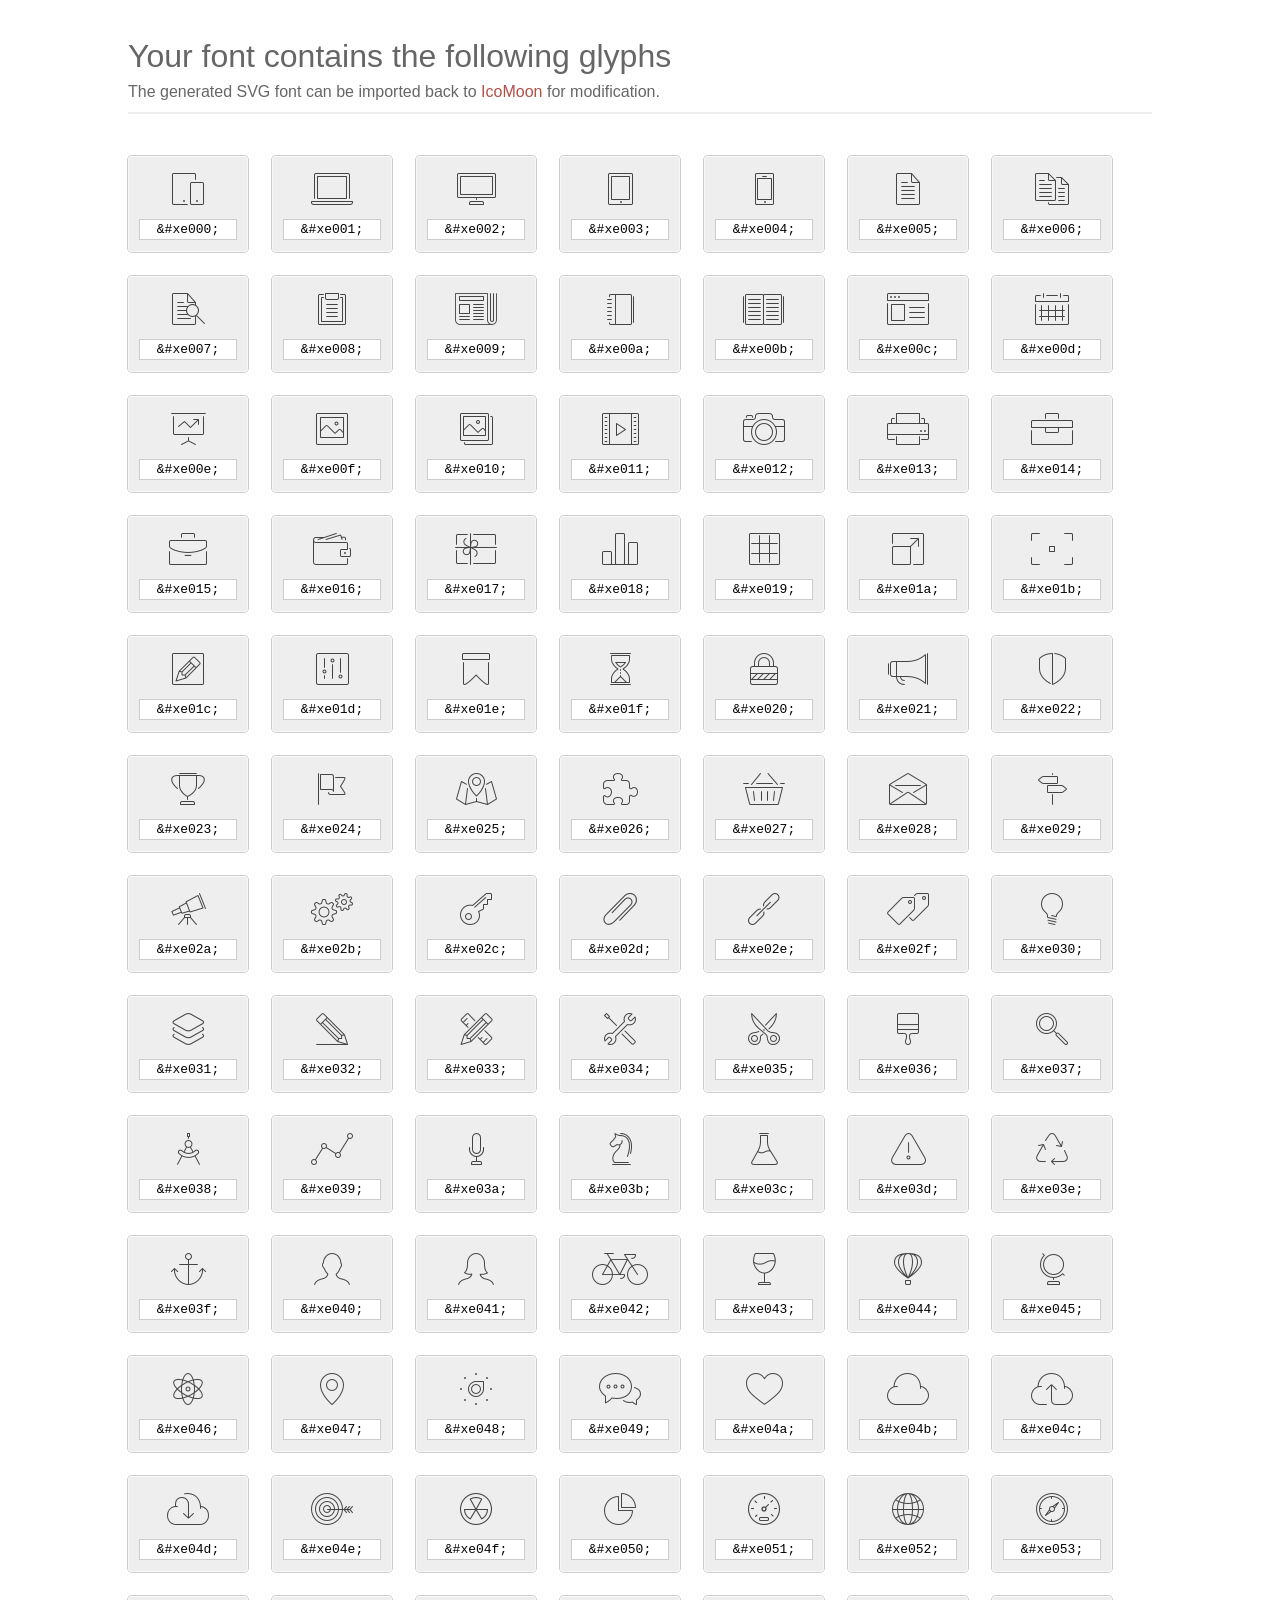
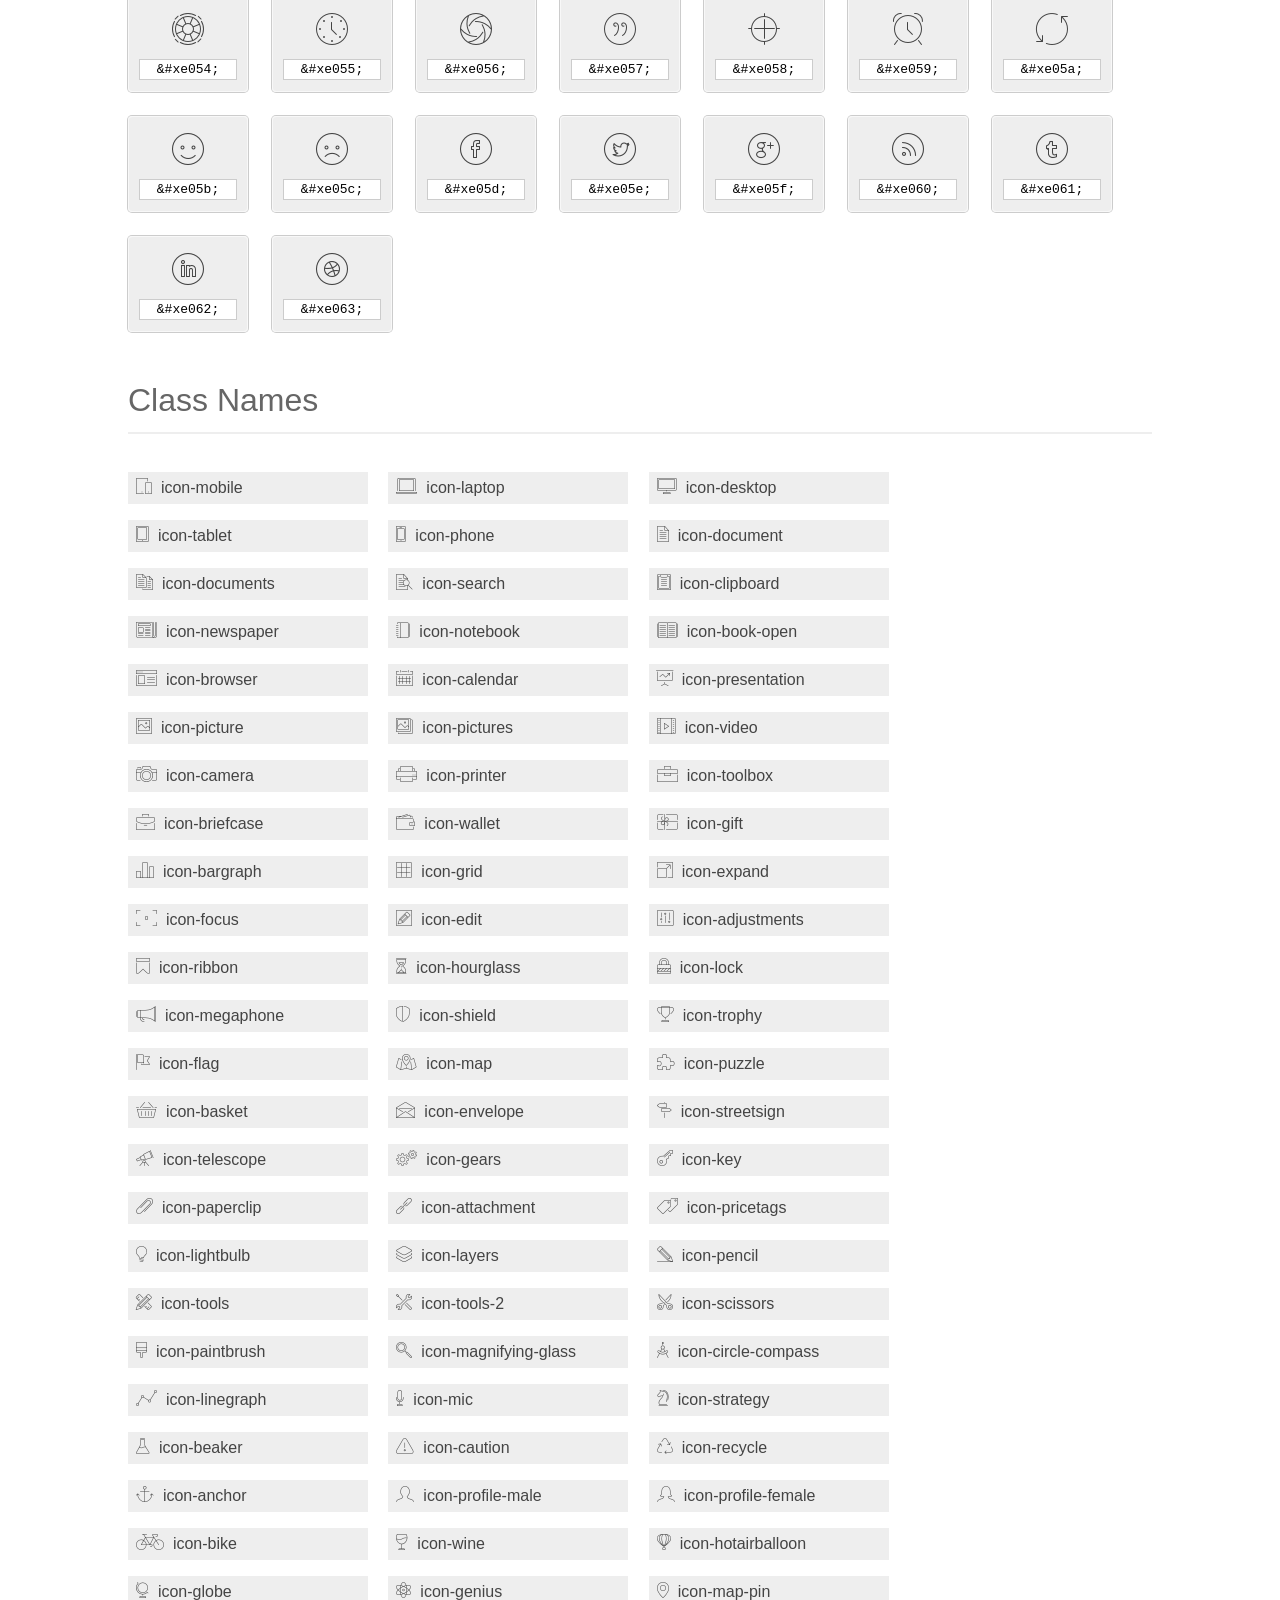
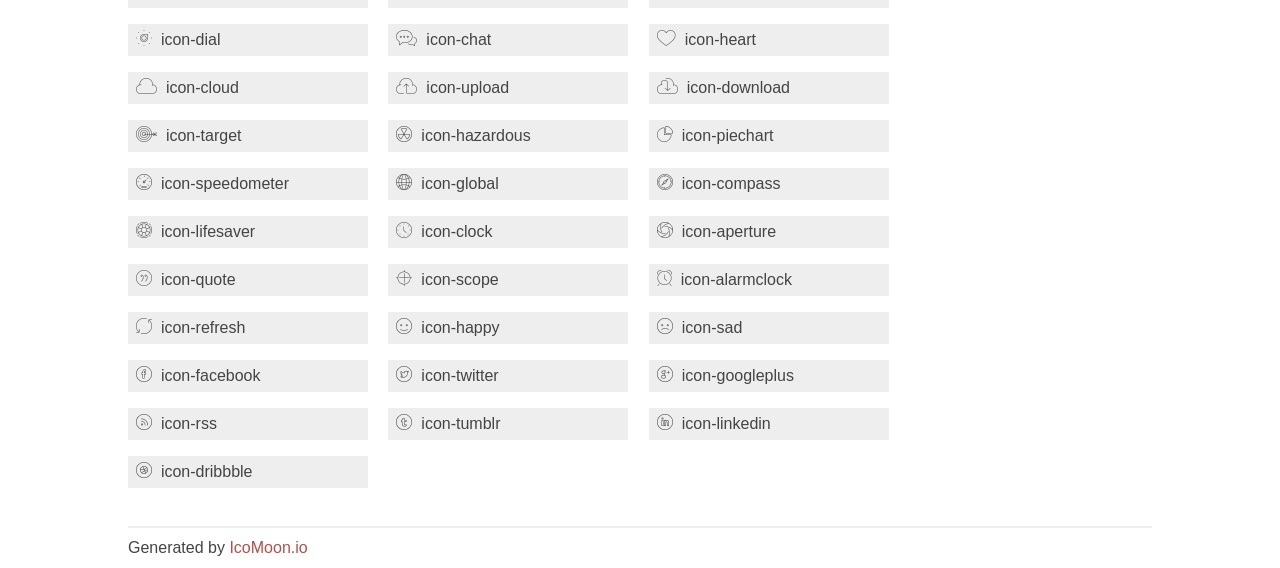
<file: fonts/et-line-font/index.html>
<!doctype html>
<html>
<head>
<title>Your Font/Glyphs</title>
<link rel="stylesheet" href="style.css" >
<!--[if lte IE 7]><script src="lte-ie7.js"></script><![endif]-->
<style>
	section, header, footer {display: block;}
	body {
		font-family: sans-serif;
		color: #444;
		line-height: 1.5;
		font-size: 1em;
	}
	* {
		-moz-box-sizing: border-box;
		-webkit-box-sizing: border-box;
		box-sizing: border-box;
		margin: 0;
		padding: 0;
	}
	.glyph {
		font-size: 16px;
		float: left;
		text-align: center;
		background: #eee;
		padding: .75em;
		margin: .75em 1.5em .75em 0;
		width: 7.5em;
		border-radius: .25em;
		box-shadow: inset 0 0 0 1px #f8f8f8, 0 0 0 1px #CCC;
	}
	.glyph input {
		font-family: consolas, monospace;
		font-size: 13px;
		width: 100%;
		text-align: center;
		border: 0;
		box-shadow: 0 0 0 1px #ccc;
		padding: .125em;
	}
	.w-main {
		width: 80%;
	}
	.centered {
		margin-left: auto;
		margin-right: auto;
	}
	.fs1 {
		font-size: 2em;
	}
	header {
		margin: 2em 0;
		padding-bottom: .5em;
		color: #666;
		box-shadow: 0 2px #eee;
	}
	header h1 {
		font-size: 2em;
		font-weight: normal;
	}
	.clearfix:before, .clearfix:after { content: ""; display: table; }
	.clearfix:after, .clear { clear: both; }
	footer {
		margin-top: 2em;
		padding: .5em 0;
		box-shadow: 0 -2px #eee;
	}
	a, a:visited {
		color: #B35047;
		text-decoration: none;
	}
	a:hover, a:focus {color: #000;}
	.box1 {
		font-size: 16px;
		display: inline-block;
		width: 15em;
		padding: .25em .5em;
		background: #eee;
		margin: .5em 1em .5em 0;
	}
</style>
</head>
<body>
	<div class="w-main centered">
	<section class="mtm clearfix" id="glyphs">
	<header>
		<h1>Your font contains the following glyphs</h1>
		<p>The generated SVG font can be imported back to <a href="http://icomoon.io/app">IcoMoon</a> for modification.</p>
	</header>
	<div class="glyph">
		<div class="fs1" aria-hidden="true" data-icon="&#xe000;"></div>
		<input type="text" readonly="readonly" value="&amp;#xe000;" >
	</div>
	<div class="glyph">
		<div class="fs1" aria-hidden="true" data-icon="&#xe001;"></div>
		<input type="text" readonly="readonly" value="&amp;#xe001;" >
	</div>
	<div class="glyph">
		<div class="fs1" aria-hidden="true" data-icon="&#xe002;"></div>
		<input type="text" readonly="readonly" value="&amp;#xe002;" >
	</div>
	<div class="glyph">
		<div class="fs1" aria-hidden="true" data-icon="&#xe003;"></div>
		<input type="text" readonly="readonly" value="&amp;#xe003;" >
	</div>
	<div class="glyph">
		<div class="fs1" aria-hidden="true" data-icon="&#xe004;"></div>
		<input type="text" readonly="readonly" value="&amp;#xe004;" >
	</div>
	<div class="glyph">
		<div class="fs1" aria-hidden="true" data-icon="&#xe005;"></div>
		<input type="text" readonly="readonly" value="&amp;#xe005;" >
	</div>
	<div class="glyph">
		<div class="fs1" aria-hidden="true" data-icon="&#xe006;"></div>
		<input type="text" readonly="readonly" value="&amp;#xe006;" >
	</div>
	<div class="glyph">
		<div class="fs1" aria-hidden="true" data-icon="&#xe007;"></div>
		<input type="text" readonly="readonly" value="&amp;#xe007;" >
	</div>
	<div class="glyph">
		<div class="fs1" aria-hidden="true" data-icon="&#xe008;"></div>
		<input type="text" readonly="readonly" value="&amp;#xe008;" >
	</div>
	<div class="glyph">
		<div class="fs1" aria-hidden="true" data-icon="&#xe009;"></div>
		<input type="text" readonly="readonly" value="&amp;#xe009;" >
	</div>
	<div class="glyph">
		<div class="fs1" aria-hidden="true" data-icon="&#xe00a;"></div>
		<input type="text" readonly="readonly" value="&amp;#xe00a;" >
	</div>
	<div class="glyph">
		<div class="fs1" aria-hidden="true" data-icon="&#xe00b;"></div>
		<input type="text" readonly="readonly" value="&amp;#xe00b;" >
	</div>
	<div class="glyph">
		<div class="fs1" aria-hidden="true" data-icon="&#xe00c;"></div>
		<input type="text" readonly="readonly" value="&amp;#xe00c;" >
	</div>
	<div class="glyph">
		<div class="fs1" aria-hidden="true" data-icon="&#xe00d;"></div>
		<input type="text" readonly="readonly" value="&amp;#xe00d;" >
	</div>
	<div class="glyph">
		<div class="fs1" aria-hidden="true" data-icon="&#xe00e;"></div>
		<input type="text" readonly="readonly" value="&amp;#xe00e;" >
	</div>
	<div class="glyph">
		<div class="fs1" aria-hidden="true" data-icon="&#xe00f;"></div>
		<input type="text" readonly="readonly" value="&amp;#xe00f;" >
	</div>
	<div class="glyph">
		<div class="fs1" aria-hidden="true" data-icon="&#xe010;"></div>
		<input type="text" readonly="readonly" value="&amp;#xe010;" >
	</div>
	<div class="glyph">
		<div class="fs1" aria-hidden="true" data-icon="&#xe011;"></div>
		<input type="text" readonly="readonly" value="&amp;#xe011;" >
	</div>
	<div class="glyph">
		<div class="fs1" aria-hidden="true" data-icon="&#xe012;"></div>
		<input type="text" readonly="readonly" value="&amp;#xe012;" >
	</div>
	<div class="glyph">
		<div class="fs1" aria-hidden="true" data-icon="&#xe013;"></div>
		<input type="text" readonly="readonly" value="&amp;#xe013;" >
	</div>
	<div class="glyph">
		<div class="fs1" aria-hidden="true" data-icon="&#xe014;"></div>
		<input type="text" readonly="readonly" value="&amp;#xe014;" >
	</div>
	<div class="glyph">
		<div class="fs1" aria-hidden="true" data-icon="&#xe015;"></div>
		<input type="text" readonly="readonly" value="&amp;#xe015;" >
	</div>
	<div class="glyph">
		<div class="fs1" aria-hidden="true" data-icon="&#xe016;"></div>
		<input type="text" readonly="readonly" value="&amp;#xe016;" >
	</div>
	<div class="glyph">
		<div class="fs1" aria-hidden="true" data-icon="&#xe017;"></div>
		<input type="text" readonly="readonly" value="&amp;#xe017;" >
	</div>
	<div class="glyph">
		<div class="fs1" aria-hidden="true" data-icon="&#xe018;"></div>
		<input type="text" readonly="readonly" value="&amp;#xe018;" >
	</div>
	<div class="glyph">
		<div class="fs1" aria-hidden="true" data-icon="&#xe019;"></div>
		<input type="text" readonly="readonly" value="&amp;#xe019;" >
	</div>
	<div class="glyph">
		<div class="fs1" aria-hidden="true" data-icon="&#xe01a;"></div>
		<input type="text" readonly="readonly" value="&amp;#xe01a;" >
	</div>
	<div class="glyph">
		<div class="fs1" aria-hidden="true" data-icon="&#xe01b;"></div>
		<input type="text" readonly="readonly" value="&amp;#xe01b;" >
	</div>
	<div class="glyph">
		<div class="fs1" aria-hidden="true" data-icon="&#xe01c;"></div>
		<input type="text" readonly="readonly" value="&amp;#xe01c;" >
	</div>
	<div class="glyph">
		<div class="fs1" aria-hidden="true" data-icon="&#xe01d;"></div>
		<input type="text" readonly="readonly" value="&amp;#xe01d;" >
	</div>
	<div class="glyph">
		<div class="fs1" aria-hidden="true" data-icon="&#xe01e;"></div>
		<input type="text" readonly="readonly" value="&amp;#xe01e;" >
	</div>
	<div class="glyph">
		<div class="fs1" aria-hidden="true" data-icon="&#xe01f;"></div>
		<input type="text" readonly="readonly" value="&amp;#xe01f;" >
	</div>
	<div class="glyph">
		<div class="fs1" aria-hidden="true" data-icon="&#xe020;"></div>
		<input type="text" readonly="readonly" value="&amp;#xe020;" >
	</div>
	<div class="glyph">
		<div class="fs1" aria-hidden="true" data-icon="&#xe021;"></div>
		<input type="text" readonly="readonly" value="&amp;#xe021;" >
	</div>
	<div class="glyph">
		<div class="fs1" aria-hidden="true" data-icon="&#xe022;"></div>
		<input type="text" readonly="readonly" value="&amp;#xe022;" >
	</div>
	<div class="glyph">
		<div class="fs1" aria-hidden="true" data-icon="&#xe023;"></div>
		<input type="text" readonly="readonly" value="&amp;#xe023;" >
	</div>
	<div class="glyph">
		<div class="fs1" aria-hidden="true" data-icon="&#xe024;"></div>
		<input type="text" readonly="readonly" value="&amp;#xe024;" >
	</div>
	<div class="glyph">
		<div class="fs1" aria-hidden="true" data-icon="&#xe025;"></div>
		<input type="text" readonly="readonly" value="&amp;#xe025;" >
	</div>
	<div class="glyph">
		<div class="fs1" aria-hidden="true" data-icon="&#xe026;"></div>
		<input type="text" readonly="readonly" value="&amp;#xe026;" >
	</div>
	<div class="glyph">
		<div class="fs1" aria-hidden="true" data-icon="&#xe027;"></div>
		<input type="text" readonly="readonly" value="&amp;#xe027;" >
	</div>
	<div class="glyph">
		<div class="fs1" aria-hidden="true" data-icon="&#xe028;"></div>
		<input type="text" readonly="readonly" value="&amp;#xe028;" >
	</div>
	<div class="glyph">
		<div class="fs1" aria-hidden="true" data-icon="&#xe029;"></div>
		<input type="text" readonly="readonly" value="&amp;#xe029;" >
	</div>
	<div class="glyph">
		<div class="fs1" aria-hidden="true" data-icon="&#xe02a;"></div>
		<input type="text" readonly="readonly" value="&amp;#xe02a;" >
	</div>
	<div class="glyph">
		<div class="fs1" aria-hidden="true" data-icon="&#xe02b;"></div>
		<input type="text" readonly="readonly" value="&amp;#xe02b;" >
	</div>
	<div class="glyph">
		<div class="fs1" aria-hidden="true" data-icon="&#xe02c;"></div>
		<input type="text" readonly="readonly" value="&amp;#xe02c;" >
	</div>
	<div class="glyph">
		<div class="fs1" aria-hidden="true" data-icon="&#xe02d;"></div>
		<input type="text" readonly="readonly" value="&amp;#xe02d;" >
	</div>
	<div class="glyph">
		<div class="fs1" aria-hidden="true" data-icon="&#xe02e;"></div>
		<input type="text" readonly="readonly" value="&amp;#xe02e;" >
	</div>
	<div class="glyph">
		<div class="fs1" aria-hidden="true" data-icon="&#xe02f;"></div>
		<input type="text" readonly="readonly" value="&amp;#xe02f;" >
	</div>
	<div class="glyph">
		<div class="fs1" aria-hidden="true" data-icon="&#xe030;"></div>
		<input type="text" readonly="readonly" value="&amp;#xe030;" >
	</div>
	<div class="glyph">
		<div class="fs1" aria-hidden="true" data-icon="&#xe031;"></div>
		<input type="text" readonly="readonly" value="&amp;#xe031;" >
	</div>
	<div class="glyph">
		<div class="fs1" aria-hidden="true" data-icon="&#xe032;"></div>
		<input type="text" readonly="readonly" value="&amp;#xe032;" >
	</div>
	<div class="glyph">
		<div class="fs1" aria-hidden="true" data-icon="&#xe033;"></div>
		<input type="text" readonly="readonly" value="&amp;#xe033;" >
	</div>
	<div class="glyph">
		<div class="fs1" aria-hidden="true" data-icon="&#xe034;"></div>
		<input type="text" readonly="readonly" value="&amp;#xe034;" >
	</div>
	<div class="glyph">
		<div class="fs1" aria-hidden="true" data-icon="&#xe035;"></div>
		<input type="text" readonly="readonly" value="&amp;#xe035;" >
	</div>
	<div class="glyph">
		<div class="fs1" aria-hidden="true" data-icon="&#xe036;"></div>
		<input type="text" readonly="readonly" value="&amp;#xe036;" >
	</div>
	<div class="glyph">
		<div class="fs1" aria-hidden="true" data-icon="&#xe037;"></div>
		<input type="text" readonly="readonly" value="&amp;#xe037;" >
	</div>
	<div class="glyph">
		<div class="fs1" aria-hidden="true" data-icon="&#xe038;"></div>
		<input type="text" readonly="readonly" value="&amp;#xe038;" >
	</div>
	<div class="glyph">
		<div class="fs1" aria-hidden="true" data-icon="&#xe039;"></div>
		<input type="text" readonly="readonly" value="&amp;#xe039;" >
	</div>
	<div class="glyph">
		<div class="fs1" aria-hidden="true" data-icon="&#xe03a;"></div>
		<input type="text" readonly="readonly" value="&amp;#xe03a;" >
	</div>
	<div class="glyph">
		<div class="fs1" aria-hidden="true" data-icon="&#xe03b;"></div>
		<input type="text" readonly="readonly" value="&amp;#xe03b;" >
	</div>
	<div class="glyph">
		<div class="fs1" aria-hidden="true" data-icon="&#xe03c;"></div>
		<input type="text" readonly="readonly" value="&amp;#xe03c;" >
	</div>
	<div class="glyph">
		<div class="fs1" aria-hidden="true" data-icon="&#xe03d;"></div>
		<input type="text" readonly="readonly" value="&amp;#xe03d;" >
	</div>
	<div class="glyph">
		<div class="fs1" aria-hidden="true" data-icon="&#xe03e;"></div>
		<input type="text" readonly="readonly" value="&amp;#xe03e;" >
	</div>
	<div class="glyph">
		<div class="fs1" aria-hidden="true" data-icon="&#xe03f;"></div>
		<input type="text" readonly="readonly" value="&amp;#xe03f;" >
	</div>
	<div class="glyph">
		<div class="fs1" aria-hidden="true" data-icon="&#xe040;"></div>
		<input type="text" readonly="readonly" value="&amp;#xe040;" >
	</div>
	<div class="glyph">
		<div class="fs1" aria-hidden="true" data-icon="&#xe041;"></div>
		<input type="text" readonly="readonly" value="&amp;#xe041;" >
	</div>
	<div class="glyph">
		<div class="fs1" aria-hidden="true" data-icon="&#xe042;"></div>
		<input type="text" readonly="readonly" value="&amp;#xe042;" >
	</div>
	<div class="glyph">
		<div class="fs1" aria-hidden="true" data-icon="&#xe043;"></div>
		<input type="text" readonly="readonly" value="&amp;#xe043;" >
	</div>
	<div class="glyph">
		<div class="fs1" aria-hidden="true" data-icon="&#xe044;"></div>
		<input type="text" readonly="readonly" value="&amp;#xe044;" >
	</div>
	<div class="glyph">
		<div class="fs1" aria-hidden="true" data-icon="&#xe045;"></div>
		<input type="text" readonly="readonly" value="&amp;#xe045;" >
	</div>
	<div class="glyph">
		<div class="fs1" aria-hidden="true" data-icon="&#xe046;"></div>
		<input type="text" readonly="readonly" value="&amp;#xe046;" >
	</div>
	<div class="glyph">
		<div class="fs1" aria-hidden="true" data-icon="&#xe047;"></div>
		<input type="text" readonly="readonly" value="&amp;#xe047;" >
	</div>
	<div class="glyph">
		<div class="fs1" aria-hidden="true" data-icon="&#xe048;"></div>
		<input type="text" readonly="readonly" value="&amp;#xe048;" >
	</div>
	<div class="glyph">
		<div class="fs1" aria-hidden="true" data-icon="&#xe049;"></div>
		<input type="text" readonly="readonly" value="&amp;#xe049;" >
	</div>
	<div class="glyph">
		<div class="fs1" aria-hidden="true" data-icon="&#xe04a;"></div>
		<input type="text" readonly="readonly" value="&amp;#xe04a;" >
	</div>
	<div class="glyph">
		<div class="fs1" aria-hidden="true" data-icon="&#xe04b;"></div>
		<input type="text" readonly="readonly" value="&amp;#xe04b;" >
	</div>
	<div class="glyph">
		<div class="fs1" aria-hidden="true" data-icon="&#xe04c;"></div>
		<input type="text" readonly="readonly" value="&amp;#xe04c;" >
	</div>
	<div class="glyph">
		<div class="fs1" aria-hidden="true" data-icon="&#xe04d;"></div>
		<input type="text" readonly="readonly" value="&amp;#xe04d;" >
	</div>
	<div class="glyph">
		<div class="fs1" aria-hidden="true" data-icon="&#xe04e;"></div>
		<input type="text" readonly="readonly" value="&amp;#xe04e;" >
	</div>
	<div class="glyph">
		<div class="fs1" aria-hidden="true" data-icon="&#xe04f;"></div>
		<input type="text" readonly="readonly" value="&amp;#xe04f;" >
	</div>
	<div class="glyph">
		<div class="fs1" aria-hidden="true" data-icon="&#xe050;"></div>
		<input type="text" readonly="readonly" value="&amp;#xe050;" >
	</div>
	<div class="glyph">
		<div class="fs1" aria-hidden="true" data-icon="&#xe051;"></div>
		<input type="text" readonly="readonly" value="&amp;#xe051;" >
	</div>
	<div class="glyph">
		<div class="fs1" aria-hidden="true" data-icon="&#xe052;"></div>
		<input type="text" readonly="readonly" value="&amp;#xe052;" >
	</div>
	<div class="glyph">
		<div class="fs1" aria-hidden="true" data-icon="&#xe053;"></div>
		<input type="text" readonly="readonly" value="&amp;#xe053;" >
	</div>
	<div class="glyph">
		<div class="fs1" aria-hidden="true" data-icon="&#xe054;"></div>
		<input type="text" readonly="readonly" value="&amp;#xe054;" >
	</div>
	<div class="glyph">
		<div class="fs1" aria-hidden="true" data-icon="&#xe055;"></div>
		<input type="text" readonly="readonly" value="&amp;#xe055;" >
	</div>
	<div class="glyph">
		<div class="fs1" aria-hidden="true" data-icon="&#xe056;"></div>
		<input type="text" readonly="readonly" value="&amp;#xe056;" >
	</div>
	<div class="glyph">
		<div class="fs1" aria-hidden="true" data-icon="&#xe057;"></div>
		<input type="text" readonly="readonly" value="&amp;#xe057;" >
	</div>
	<div class="glyph">
		<div class="fs1" aria-hidden="true" data-icon="&#xe058;"></div>
		<input type="text" readonly="readonly" value="&amp;#xe058;" >
	</div>
	<div class="glyph">
		<div class="fs1" aria-hidden="true" data-icon="&#xe059;"></div>
		<input type="text" readonly="readonly" value="&amp;#xe059;" >
	</div>
	<div class="glyph">
		<div class="fs1" aria-hidden="true" data-icon="&#xe05a;"></div>
		<input type="text" readonly="readonly" value="&amp;#xe05a;" >
	</div>
	<div class="glyph">
		<div class="fs1" aria-hidden="true" data-icon="&#xe05b;"></div>
		<input type="text" readonly="readonly" value="&amp;#xe05b;" >
	</div>
	<div class="glyph">
		<div class="fs1" aria-hidden="true" data-icon="&#xe05c;"></div>
		<input type="text" readonly="readonly" value="&amp;#xe05c;" >
	</div>
	<div class="glyph">
		<div class="fs1" aria-hidden="true" data-icon="&#xe05d;"></div>
		<input type="text" readonly="readonly" value="&amp;#xe05d;" >
	</div>
	<div class="glyph">
		<div class="fs1" aria-hidden="true" data-icon="&#xe05e;"></div>
		<input type="text" readonly="readonly" value="&amp;#xe05e;" >
	</div>
	<div class="glyph">
		<div class="fs1" aria-hidden="true" data-icon="&#xe05f;"></div>
		<input type="text" readonly="readonly" value="&amp;#xe05f;" >
	</div>
	<div class="glyph">
		<div class="fs1" aria-hidden="true" data-icon="&#xe060;"></div>
		<input type="text" readonly="readonly" value="&amp;#xe060;" >
	</div>
	<div class="glyph">
		<div class="fs1" aria-hidden="true" data-icon="&#xe061;"></div>
		<input type="text" readonly="readonly" value="&amp;#xe061;" >
	</div>
	<div class="glyph">
		<div class="fs1" aria-hidden="true" data-icon="&#xe062;"></div>
		<input type="text" readonly="readonly" value="&amp;#xe062;" >
	</div>
	<div class="glyph">
		<div class="fs1" aria-hidden="true" data-icon="&#xe063;"></div>
		<input type="text" readonly="readonly" value="&amp;#xe063;" >
	</div>
	</section>
	<div class="clear"></div>
	<section class="mtm clearfix" id="glyphs">
	<header>
		<h1>Class Names</h1>
	</header>
	<span class="box1">
		<span aria-hidden="true" class="icon-mobile"></span>
		&nbsp;icon-mobile
	</span>
	<span class="box1">
		<span aria-hidden="true" class="icon-laptop"></span>
		&nbsp;icon-laptop
	</span>
	<span class="box1">
		<span aria-hidden="true" class="icon-desktop"></span>
		&nbsp;icon-desktop
	</span>
	<span class="box1">
		<span aria-hidden="true" class="icon-tablet"></span>
		&nbsp;icon-tablet
	</span>
	<span class="box1">
		<span aria-hidden="true" class="icon-phone"></span>
		&nbsp;icon-phone
	</span>
	<span class="box1">
		<span aria-hidden="true" class="icon-document"></span>
		&nbsp;icon-document
	</span>
	<span class="box1">
		<span aria-hidden="true" class="icon-documents"></span>
		&nbsp;icon-documents
	</span>
	<span class="box1">
		<span aria-hidden="true" class="icon-search"></span>
		&nbsp;icon-search
	</span>
	<span class="box1">
		<span aria-hidden="true" class="icon-clipboard"></span>
		&nbsp;icon-clipboard
	</span>
	<span class="box1">
		<span aria-hidden="true" class="icon-newspaper"></span>
		&nbsp;icon-newspaper
	</span>
	<span class="box1">
		<span aria-hidden="true" class="icon-notebook"></span>
		&nbsp;icon-notebook
	</span>
	<span class="box1">
		<span aria-hidden="true" class="icon-book-open"></span>
		&nbsp;icon-book-open
	</span>
	<span class="box1">
		<span aria-hidden="true" class="icon-browser"></span>
		&nbsp;icon-browser
	</span>
	<span class="box1">
		<span aria-hidden="true" class="icon-calendar"></span>
		&nbsp;icon-calendar
	</span>
	<span class="box1">
		<span aria-hidden="true" class="icon-presentation"></span>
		&nbsp;icon-presentation
	</span>
	<span class="box1">
		<span aria-hidden="true" class="icon-picture"></span>
		&nbsp;icon-picture
	</span>
	<span class="box1">
		<span aria-hidden="true" class="icon-pictures"></span>
		&nbsp;icon-pictures
	</span>
	<span class="box1">
		<span aria-hidden="true" class="icon-video"></span>
		&nbsp;icon-video
	</span>
	<span class="box1">
		<span aria-hidden="true" class="icon-camera"></span>
		&nbsp;icon-camera
	</span>
	<span class="box1">
		<span aria-hidden="true" class="icon-printer"></span>
		&nbsp;icon-printer
	</span>
	<span class="box1">
		<span aria-hidden="true" class="icon-toolbox"></span>
		&nbsp;icon-toolbox
	</span>
	<span class="box1">
		<span aria-hidden="true" class="icon-briefcase"></span>
		&nbsp;icon-briefcase
	</span>
	<span class="box1">
		<span aria-hidden="true" class="icon-wallet"></span>
		&nbsp;icon-wallet
	</span>
	<span class="box1">
		<span aria-hidden="true" class="icon-gift"></span>
		&nbsp;icon-gift
	</span>
	<span class="box1">
		<span aria-hidden="true" class="icon-bargraph"></span>
		&nbsp;icon-bargraph
	</span>
	<span class="box1">
		<span aria-hidden="true" class="icon-grid"></span>
		&nbsp;icon-grid
	</span>
	<span class="box1">
		<span aria-hidden="true" class="icon-expand"></span>
		&nbsp;icon-expand
	</span>
	<span class="box1">
		<span aria-hidden="true" class="icon-focus"></span>
		&nbsp;icon-focus
	</span>
	<span class="box1">
		<span aria-hidden="true" class="icon-edit"></span>
		&nbsp;icon-edit
	</span>
	<span class="box1">
		<span aria-hidden="true" class="icon-adjustments"></span>
		&nbsp;icon-adjustments
	</span>
	<span class="box1">
		<span aria-hidden="true" class="icon-ribbon"></span>
		&nbsp;icon-ribbon
	</span>
	<span class="box1">
		<span aria-hidden="true" class="icon-hourglass"></span>
		&nbsp;icon-hourglass
	</span>
	<span class="box1">
		<span aria-hidden="true" class="icon-lock"></span>
		&nbsp;icon-lock
	</span>
	<span class="box1">
		<span aria-hidden="true" class="icon-megaphone"></span>
		&nbsp;icon-megaphone
	</span>
	<span class="box1">
		<span aria-hidden="true" class="icon-shield"></span>
		&nbsp;icon-shield
	</span>
	<span class="box1">
		<span aria-hidden="true" class="icon-trophy"></span>
		&nbsp;icon-trophy
	</span>
	<span class="box1">
		<span aria-hidden="true" class="icon-flag"></span>
		&nbsp;icon-flag
	</span>
	<span class="box1">
		<span aria-hidden="true" class="icon-map"></span>
		&nbsp;icon-map
	</span>
	<span class="box1">
		<span aria-hidden="true" class="icon-puzzle"></span>
		&nbsp;icon-puzzle
	</span>
	<span class="box1">
		<span aria-hidden="true" class="icon-basket"></span>
		&nbsp;icon-basket
	</span>
	<span class="box1">
		<span aria-hidden="true" class="icon-envelope"></span>
		&nbsp;icon-envelope
	</span>
	<span class="box1">
		<span aria-hidden="true" class="icon-streetsign"></span>
		&nbsp;icon-streetsign
	</span>
	<span class="box1">
		<span aria-hidden="true" class="icon-telescope"></span>
		&nbsp;icon-telescope
	</span>
	<span class="box1">
		<span aria-hidden="true" class="icon-gears"></span>
		&nbsp;icon-gears
	</span>
	<span class="box1">
		<span aria-hidden="true" class="icon-key"></span>
		&nbsp;icon-key
	</span>
	<span class="box1">
		<span aria-hidden="true" class="icon-paperclip"></span>
		&nbsp;icon-paperclip
	</span>
	<span class="box1">
		<span aria-hidden="true" class="icon-attachment"></span>
		&nbsp;icon-attachment
	</span>
	<span class="box1">
		<span aria-hidden="true" class="icon-pricetags"></span>
		&nbsp;icon-pricetags
	</span>
	<span class="box1">
		<span aria-hidden="true" class="icon-lightbulb"></span>
		&nbsp;icon-lightbulb
	</span>
	<span class="box1">
		<span aria-hidden="true" class="icon-layers"></span>
		&nbsp;icon-layers
	</span>
	<span class="box1">
		<span aria-hidden="true" class="icon-pencil"></span>
		&nbsp;icon-pencil
	</span>
	<span class="box1">
		<span aria-hidden="true" class="icon-tools"></span>
		&nbsp;icon-tools
	</span>
	<span class="box1">
		<span aria-hidden="true" class="icon-tools-2"></span>
		&nbsp;icon-tools-2
	</span>
	<span class="box1">
		<span aria-hidden="true" class="icon-scissors"></span>
		&nbsp;icon-scissors
	</span>
	<span class="box1">
		<span aria-hidden="true" class="icon-paintbrush"></span>
		&nbsp;icon-paintbrush
	</span>
	<span class="box1">
		<span aria-hidden="true" class="icon-magnifying-glass"></span>
		&nbsp;icon-magnifying-glass
	</span>
	<span class="box1">
		<span aria-hidden="true" class="icon-circle-compass"></span>
		&nbsp;icon-circle-compass
	</span>
	<span class="box1">
		<span aria-hidden="true" class="icon-linegraph"></span>
		&nbsp;icon-linegraph
	</span>
	<span class="box1">
		<span aria-hidden="true" class="icon-mic"></span>
		&nbsp;icon-mic
	</span>
	<span class="box1">
		<span aria-hidden="true" class="icon-strategy"></span>
		&nbsp;icon-strategy
	</span>
	<span class="box1">
		<span aria-hidden="true" class="icon-beaker"></span>
		&nbsp;icon-beaker
	</span>
	<span class="box1">
		<span aria-hidden="true" class="icon-caution"></span>
		&nbsp;icon-caution
	</span>
	<span class="box1">
		<span aria-hidden="true" class="icon-recycle"></span>
		&nbsp;icon-recycle
	</span>
	<span class="box1">
		<span aria-hidden="true" class="icon-anchor"></span>
		&nbsp;icon-anchor
	</span>
	<span class="box1">
		<span aria-hidden="true" class="icon-profile-male"></span>
		&nbsp;icon-profile-male
	</span>
	<span class="box1">
		<span aria-hidden="true" class="icon-profile-female"></span>
		&nbsp;icon-profile-female
	</span>
	<span class="box1">
		<span aria-hidden="true" class="icon-bike"></span>
		&nbsp;icon-bike
	</span>
	<span class="box1">
		<span aria-hidden="true" class="icon-wine"></span>
		&nbsp;icon-wine
	</span>
	<span class="box1">
		<span aria-hidden="true" class="icon-hotairballoon"></span>
		&nbsp;icon-hotairballoon
	</span>
	<span class="box1">
		<span aria-hidden="true" class="icon-globe"></span>
		&nbsp;icon-globe
	</span>
	<span class="box1">
		<span aria-hidden="true" class="icon-genius"></span>
		&nbsp;icon-genius
	</span>
	<span class="box1">
		<span aria-hidden="true" class="icon-map-pin"></span>
		&nbsp;icon-map-pin
	</span>
	<span class="box1">
		<span aria-hidden="true" class="icon-dial"></span>
		&nbsp;icon-dial
	</span>
	<span class="box1">
		<span aria-hidden="true" class="icon-chat"></span>
		&nbsp;icon-chat
	</span>
	<span class="box1">
		<span aria-hidden="true" class="icon-heart"></span>
		&nbsp;icon-heart
	</span>
	<span class="box1">
		<span aria-hidden="true" class="icon-cloud"></span>
		&nbsp;icon-cloud
	</span>
	<span class="box1">
		<span aria-hidden="true" class="icon-upload"></span>
		&nbsp;icon-upload
	</span>
	<span class="box1">
		<span aria-hidden="true" class="icon-download"></span>
		&nbsp;icon-download
	</span>
	<span class="box1">
		<span aria-hidden="true" class="icon-target"></span>
		&nbsp;icon-target
	</span>
	<span class="box1">
		<span aria-hidden="true" class="icon-hazardous"></span>
		&nbsp;icon-hazardous
	</span>
	<span class="box1">
		<span aria-hidden="true" class="icon-piechart"></span>
		&nbsp;icon-piechart
	</span>
	<span class="box1">
		<span aria-hidden="true" class="icon-speedometer"></span>
		&nbsp;icon-speedometer
	</span>
	<span class="box1">
		<span aria-hidden="true" class="icon-global"></span>
		&nbsp;icon-global
	</span>
	<span class="box1">
		<span aria-hidden="true" class="icon-compass"></span>
		&nbsp;icon-compass
	</span>
	<span class="box1">
		<span aria-hidden="true" class="icon-lifesaver"></span>
		&nbsp;icon-lifesaver
	</span>
	<span class="box1">
		<span aria-hidden="true" class="icon-clock"></span>
		&nbsp;icon-clock
	</span>
	<span class="box1">
		<span aria-hidden="true" class="icon-aperture"></span>
		&nbsp;icon-aperture
	</span>
	<span class="box1">
		<span aria-hidden="true" class="icon-quote"></span>
		&nbsp;icon-quote
	</span>
	<span class="box1">
		<span aria-hidden="true" class="icon-scope"></span>
		&nbsp;icon-scope
	</span>
	<span class="box1">
		<span aria-hidden="true" class="icon-alarmclock"></span>
		&nbsp;icon-alarmclock
	</span>
	<span class="box1">
		<span aria-hidden="true" class="icon-refresh"></span>
		&nbsp;icon-refresh
	</span>
	<span class="box1">
		<span aria-hidden="true" class="icon-happy"></span>
		&nbsp;icon-happy
	</span>
	<span class="box1">
		<span aria-hidden="true" class="icon-sad"></span>
		&nbsp;icon-sad
	</span>
	<span class="box1">
		<span aria-hidden="true" class="icon-facebook"></span>
		&nbsp;icon-facebook
	</span>
	<span class="box1">
		<span aria-hidden="true" class="icon-twitter"></span>
		&nbsp;icon-twitter
	</span>
	<span class="box1">
		<span aria-hidden="true" class="icon-googleplus"></span>
		&nbsp;icon-googleplus
	</span>
	<span class="box1">
		<span aria-hidden="true" class="icon-rss"></span>
		&nbsp;icon-rss
	</span>
	<span class="box1">
		<span aria-hidden="true" class="icon-tumblr"></span>
		&nbsp;icon-tumblr
	</span>
	<span class="box1">
		<span aria-hidden="true" class="icon-linkedin"></span>
		&nbsp;icon-linkedin
	</span>
	<span class="box1">
		<span aria-hidden="true" class="icon-dribbble"></span>
		&nbsp;icon-dribbble
	</span>
	</section>
	<footer>
		<p>Generated by <a href="http://icomoon.io">IcoMoon.io</a></p>
	</footer>
	</div>
	<script>
	document.getElementById("glyphs").addEventListener("click", function(e) {
		var target = e.target;
		if (target.tagName === "INPUT") {
			target.select();
		}
	});
	</script>
</body>
</html>
</file>
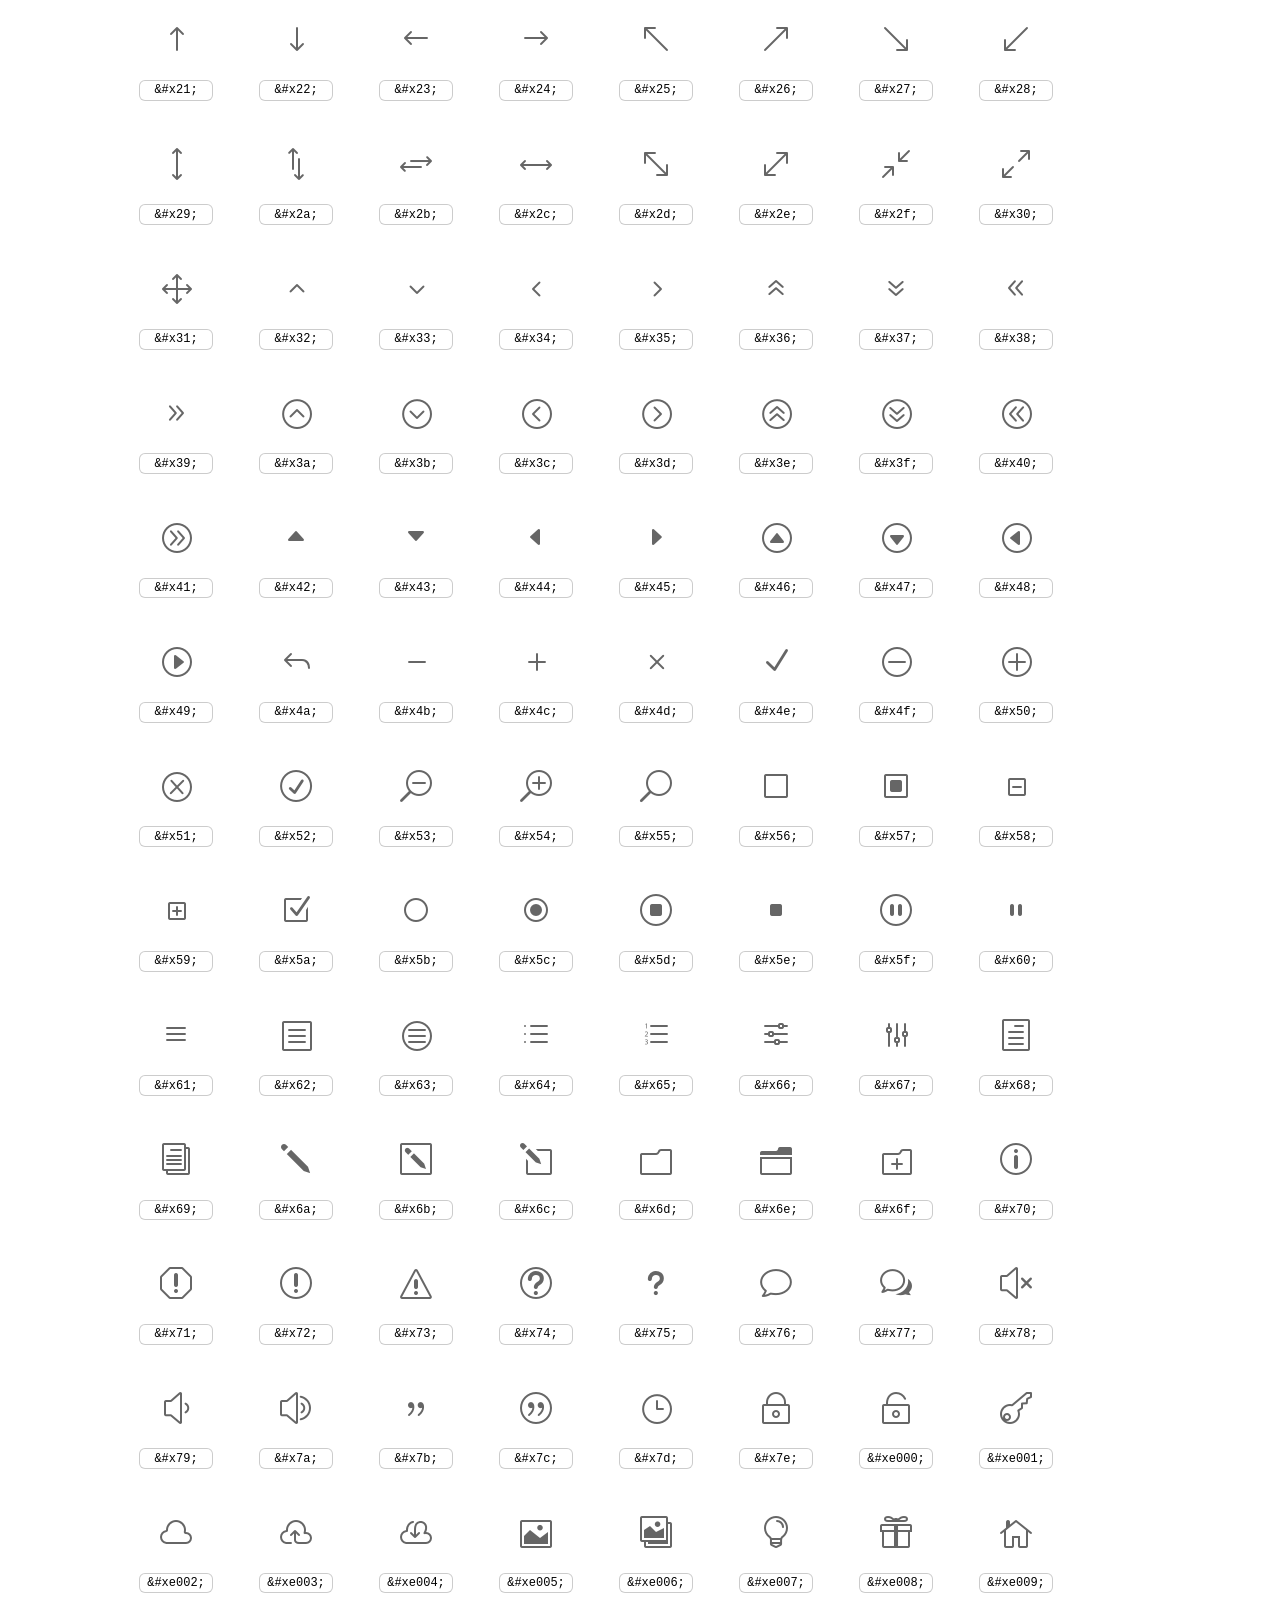
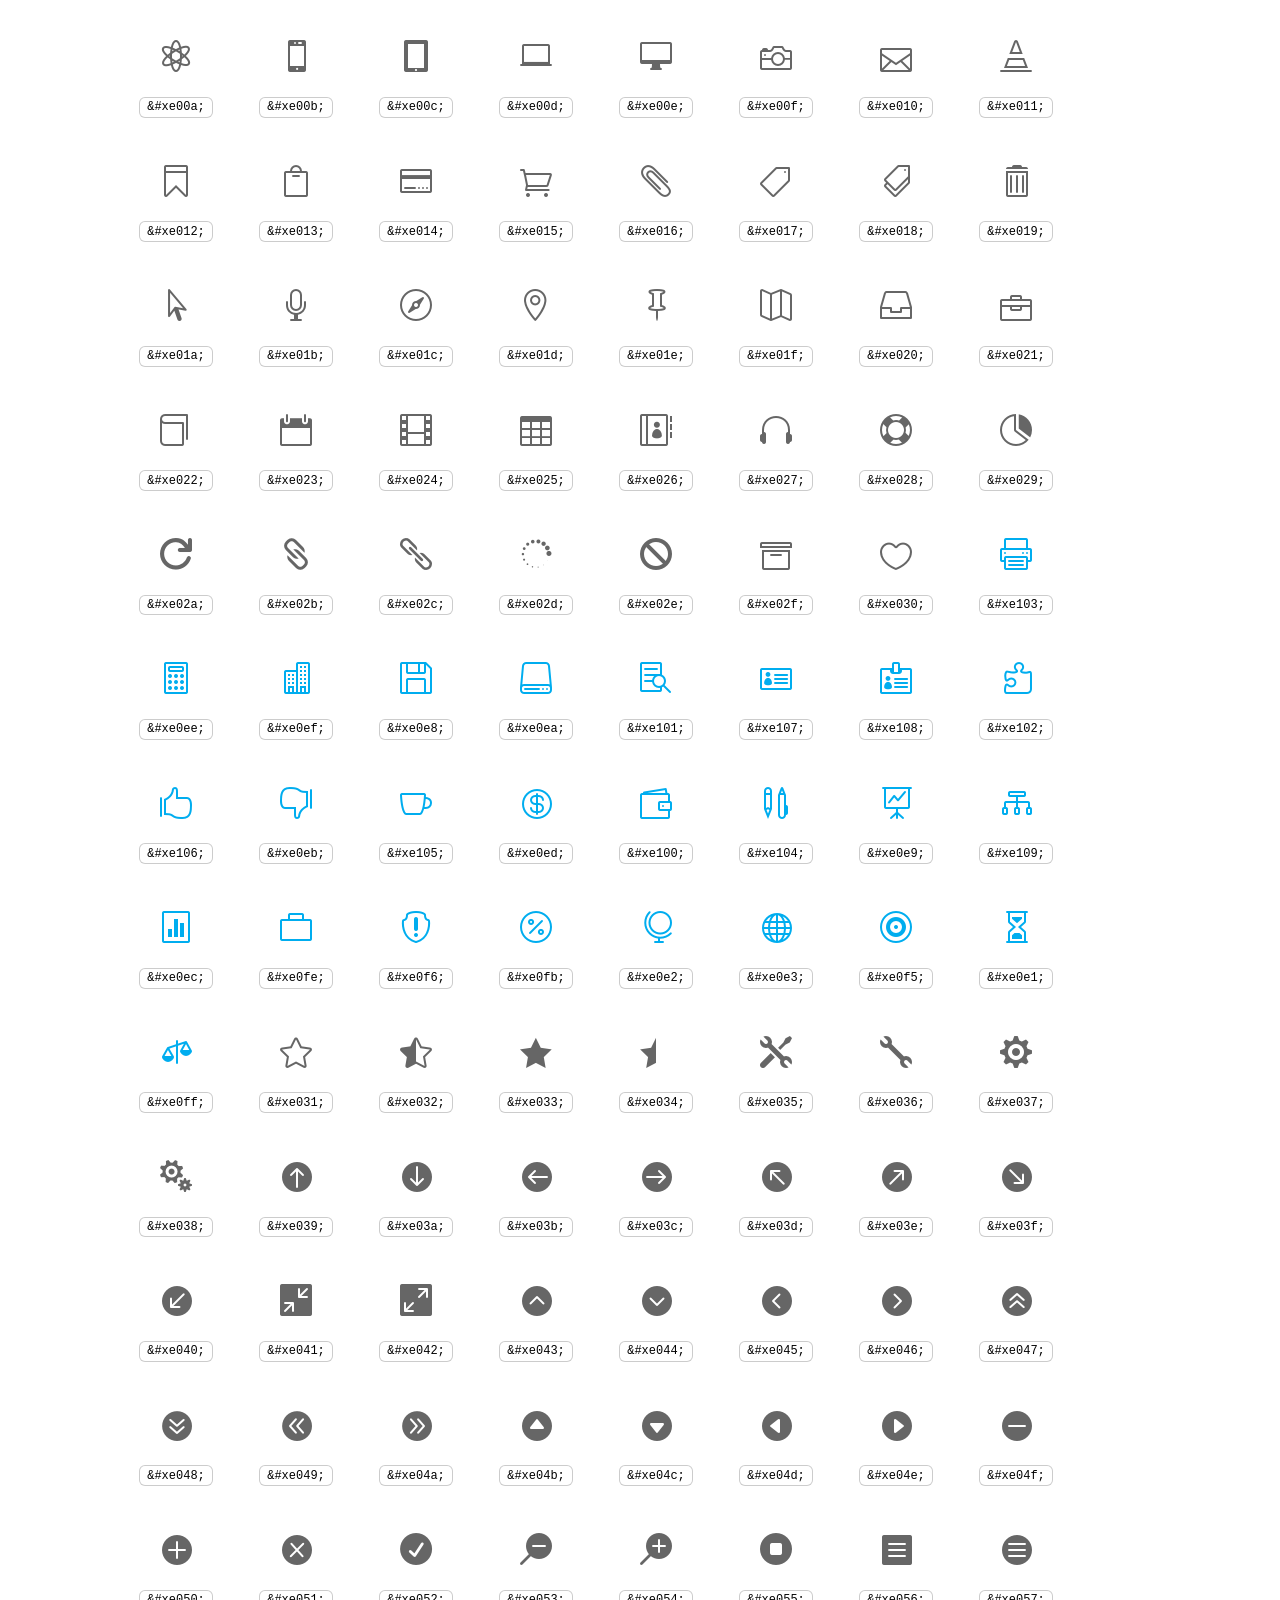
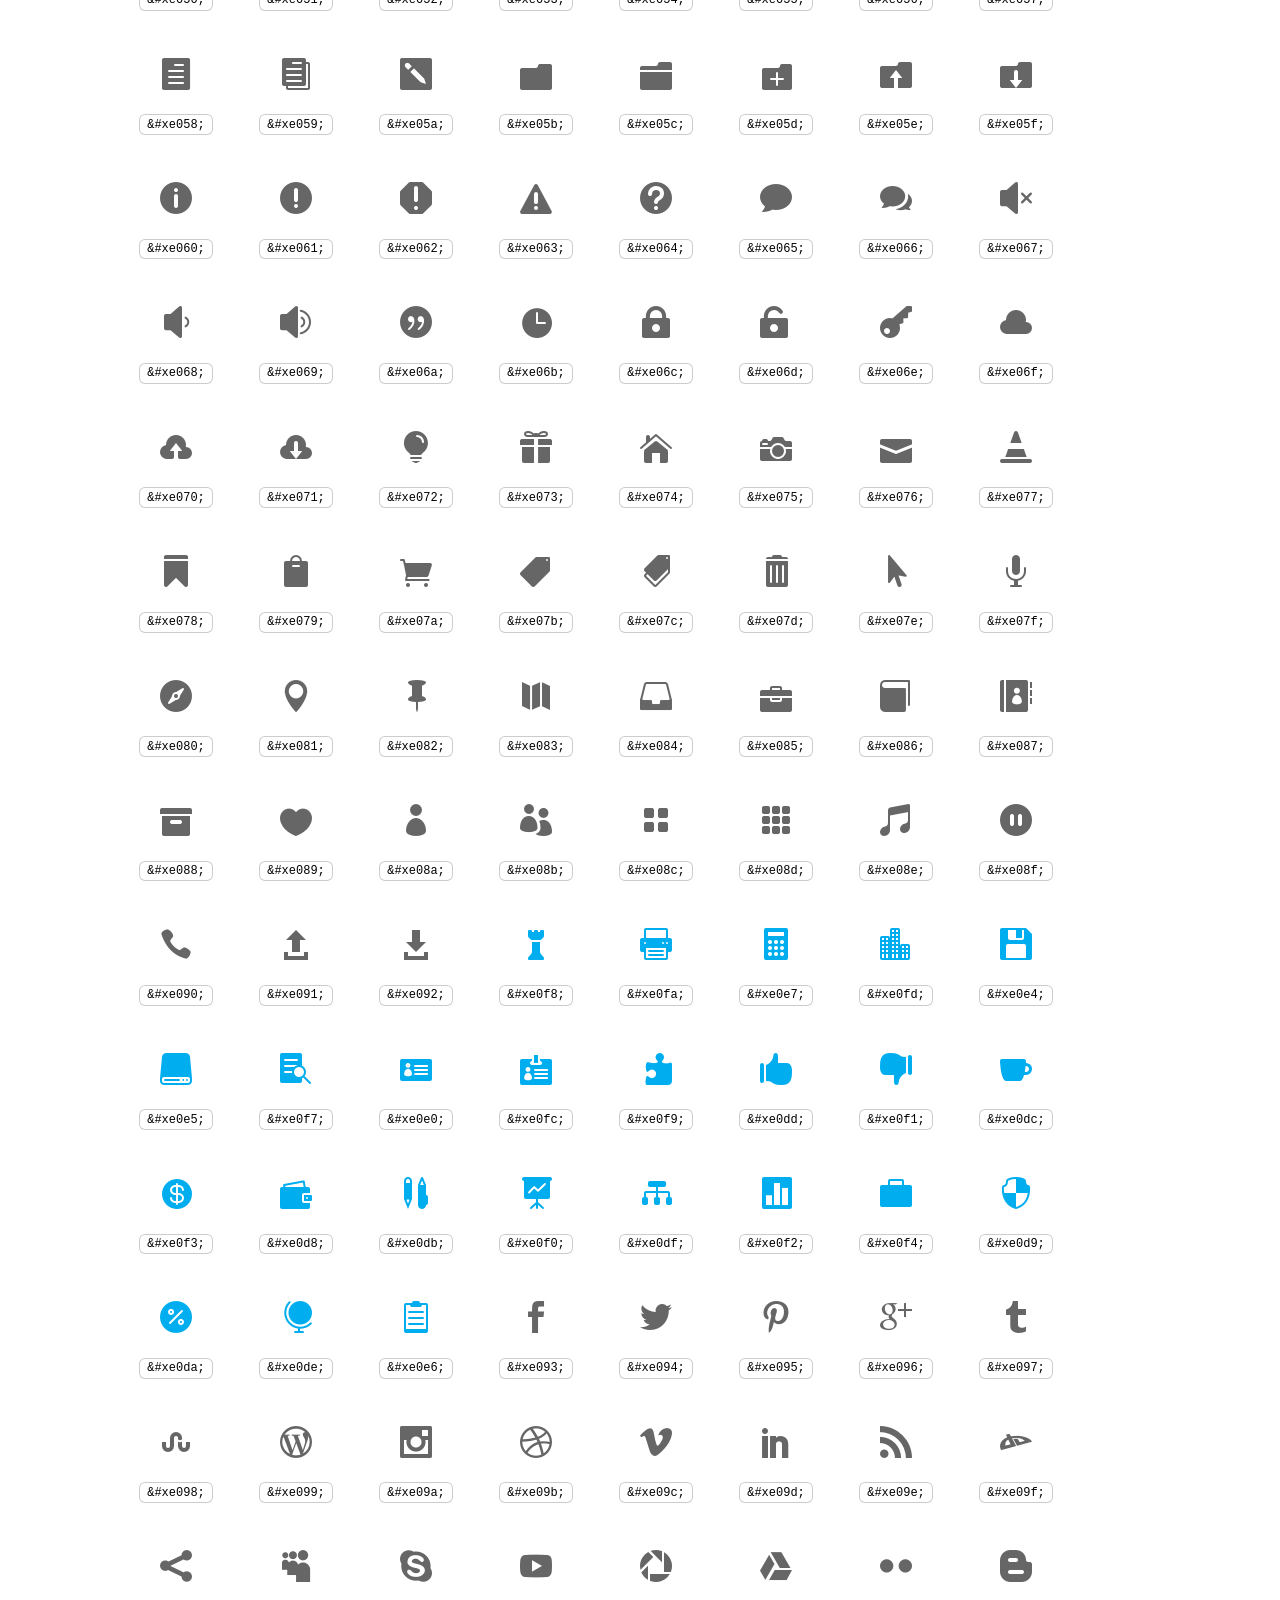
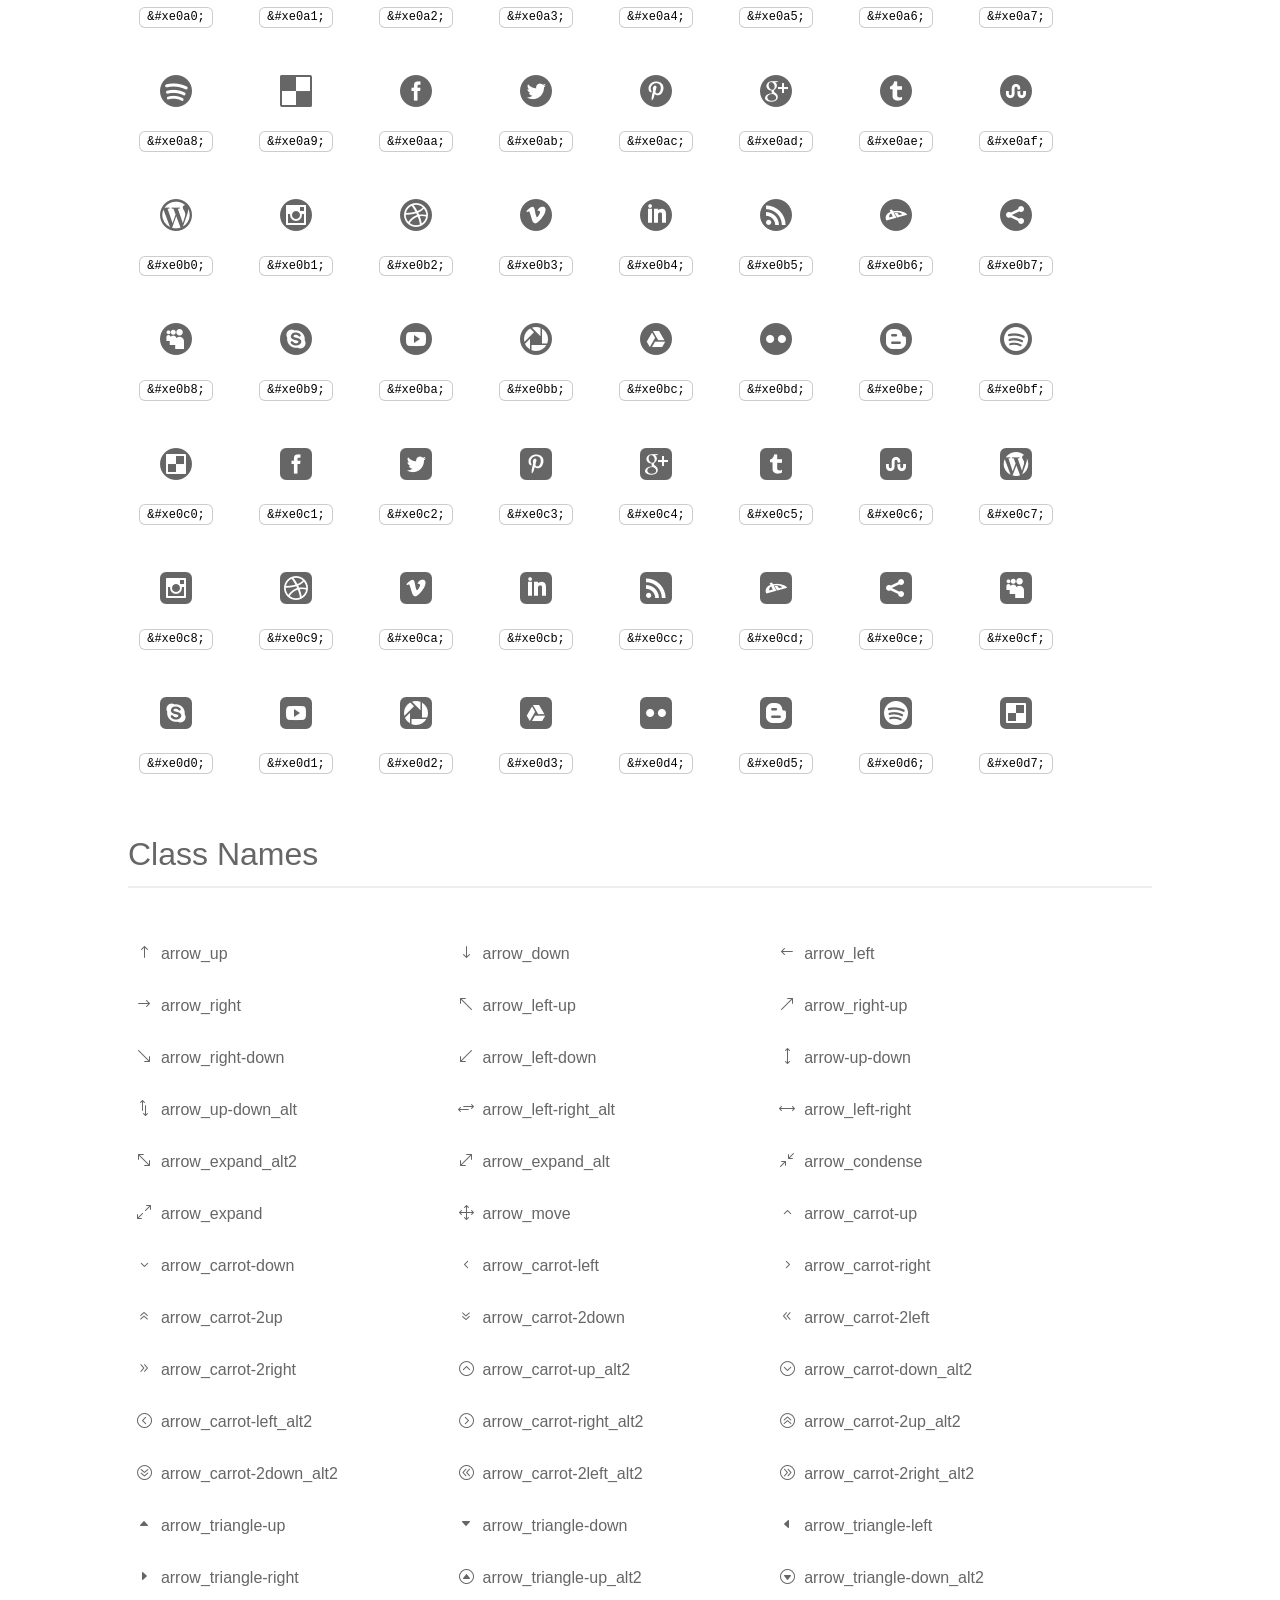
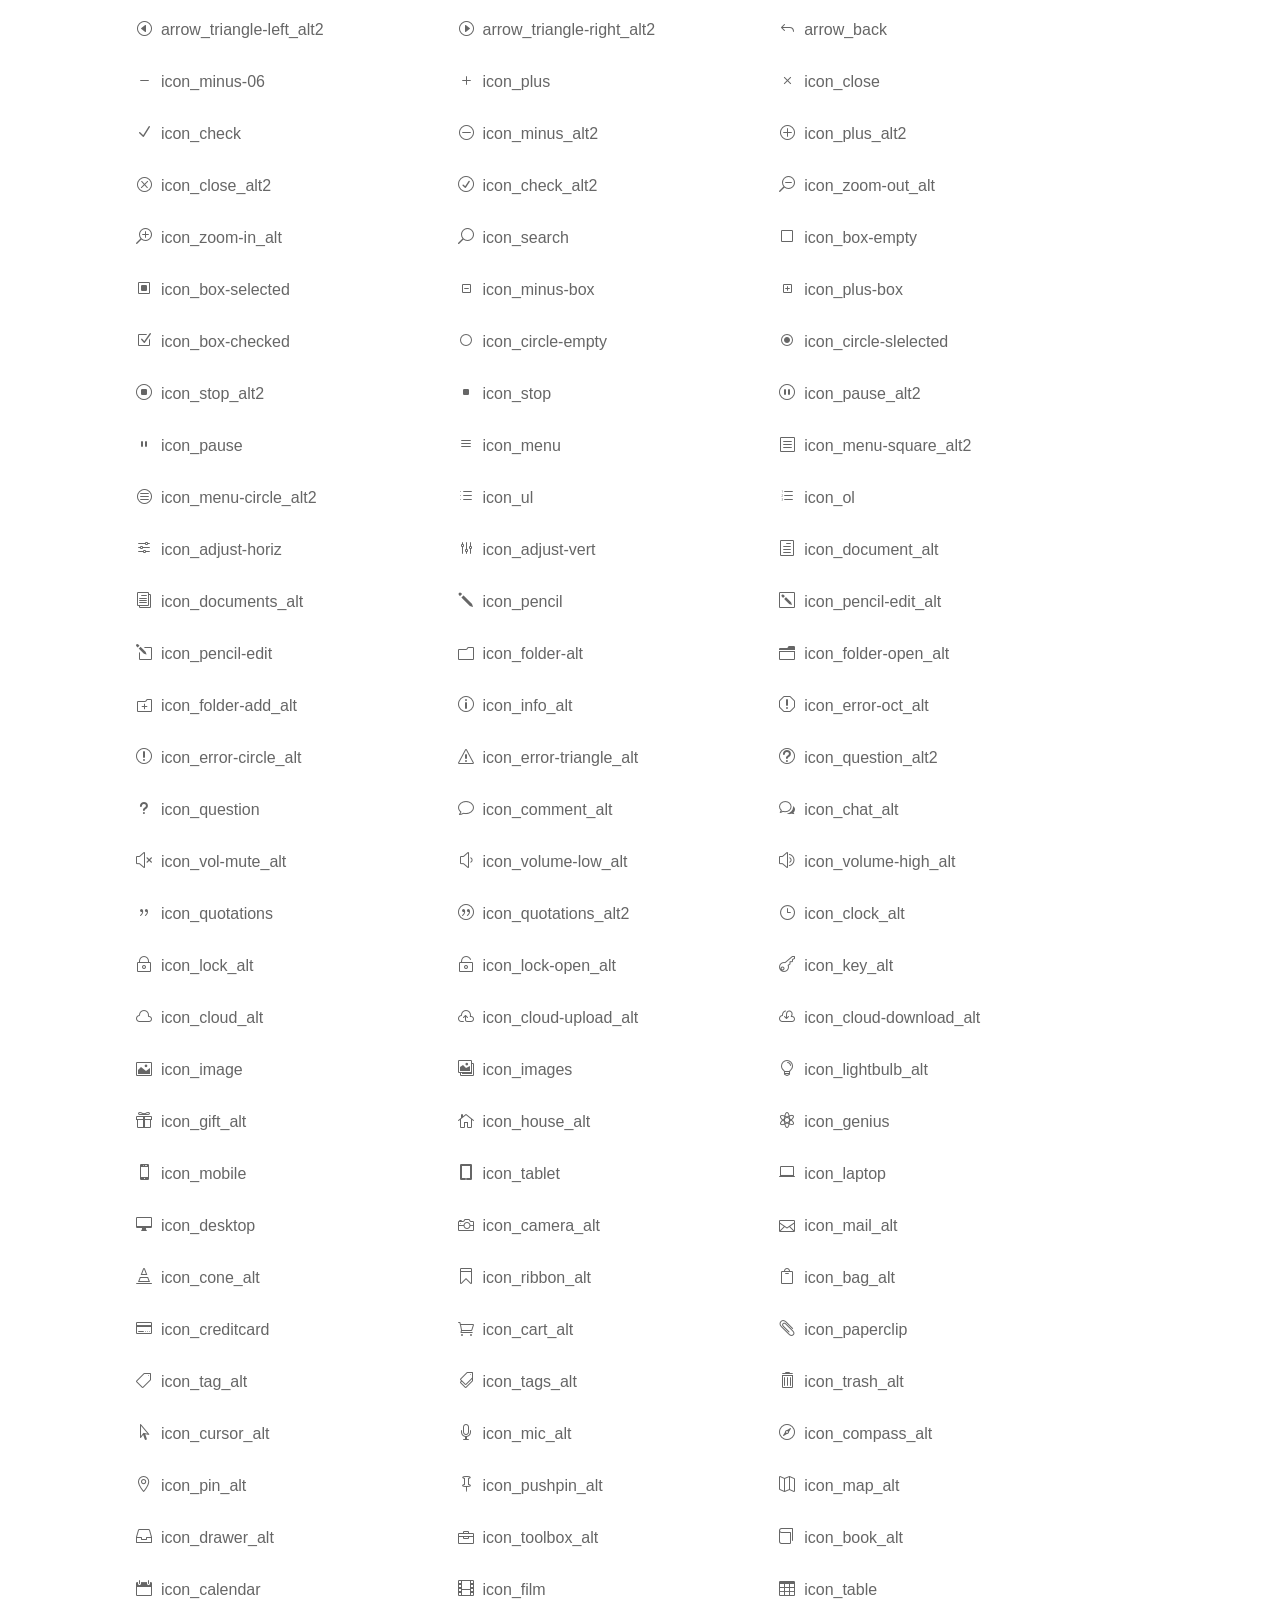
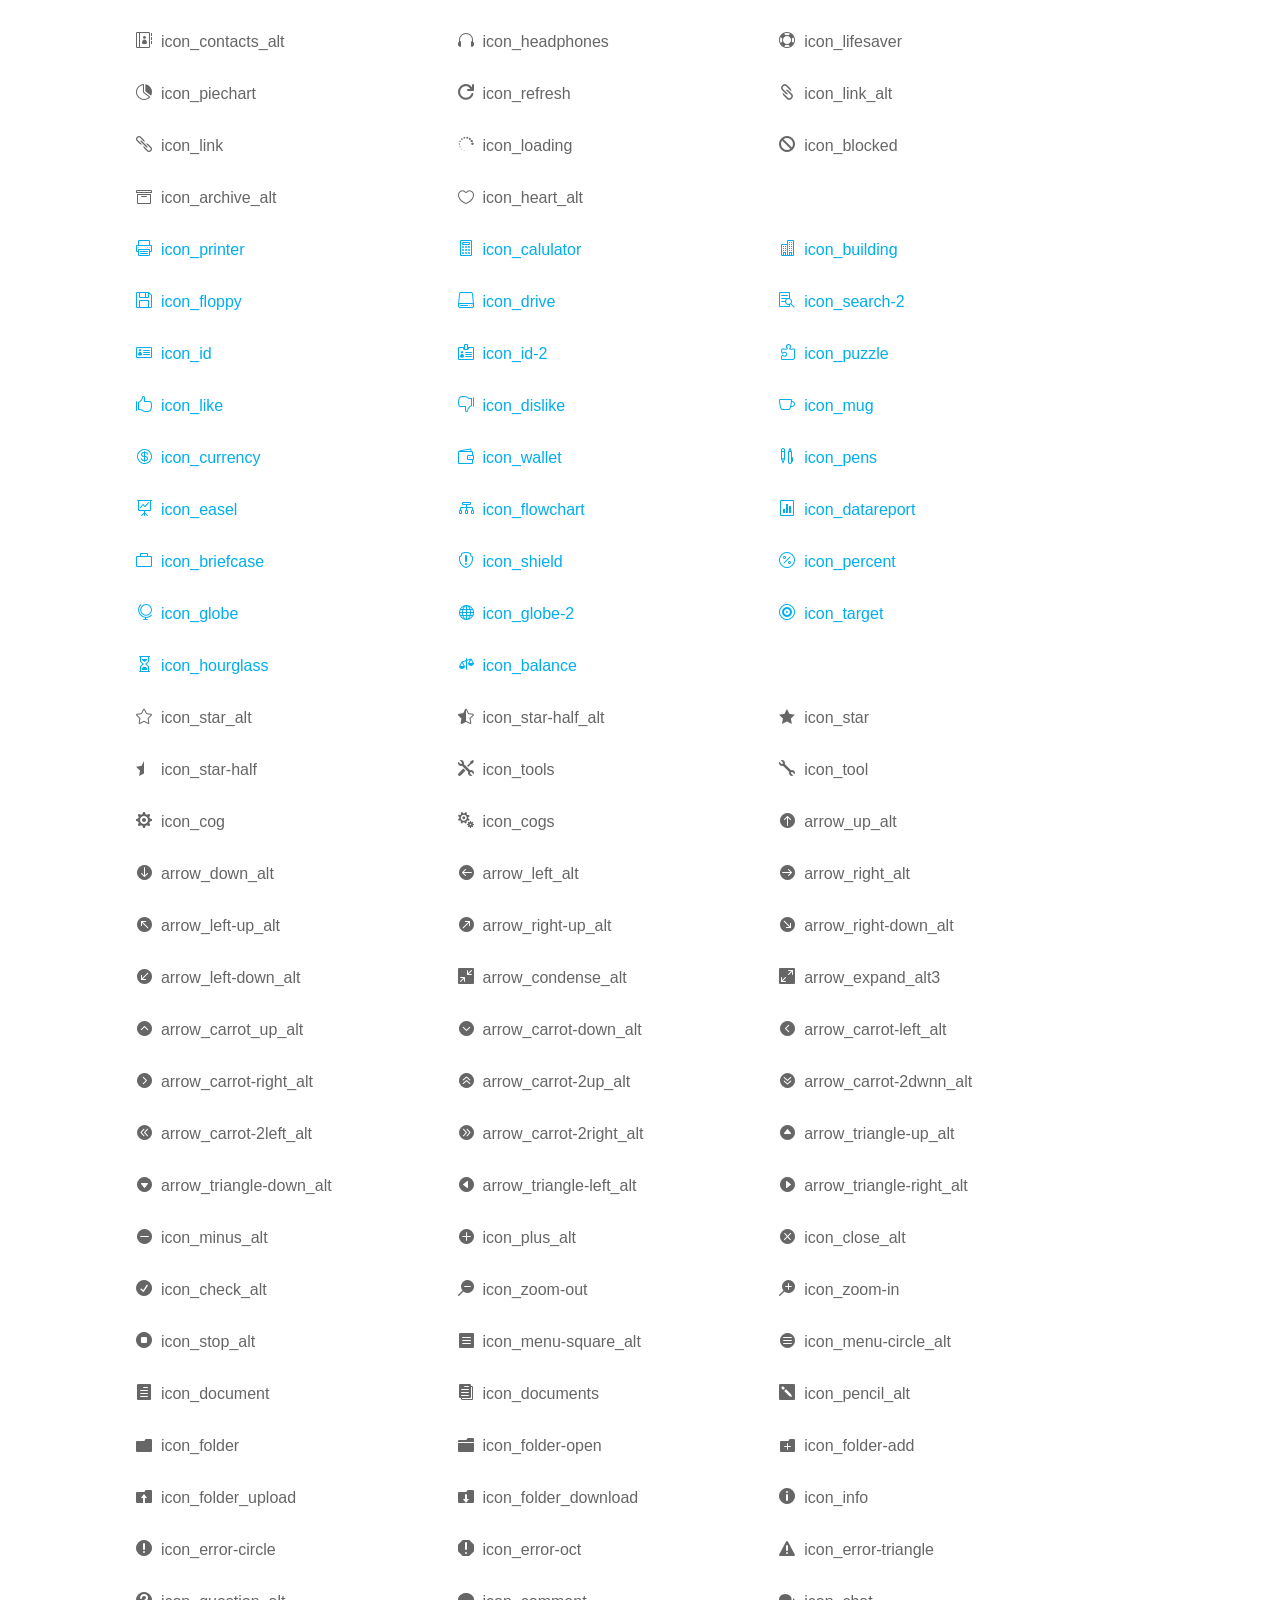
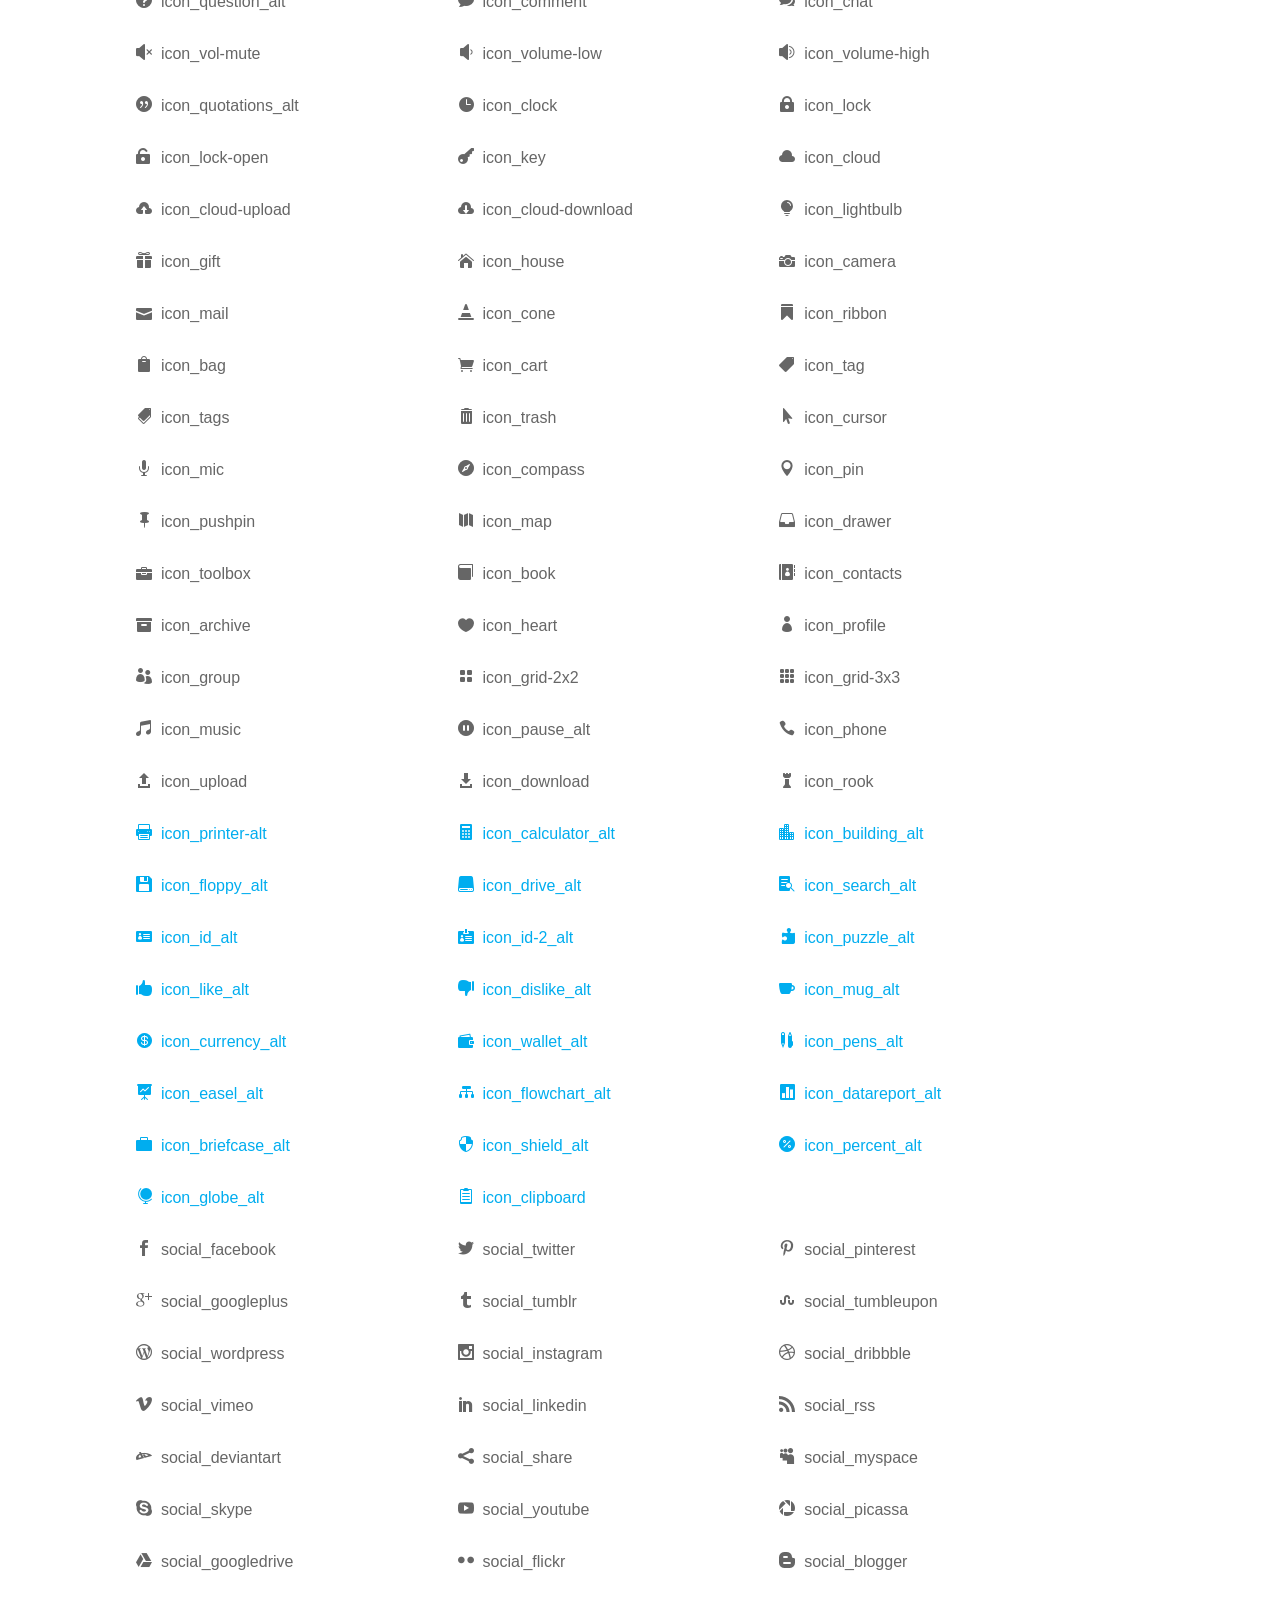
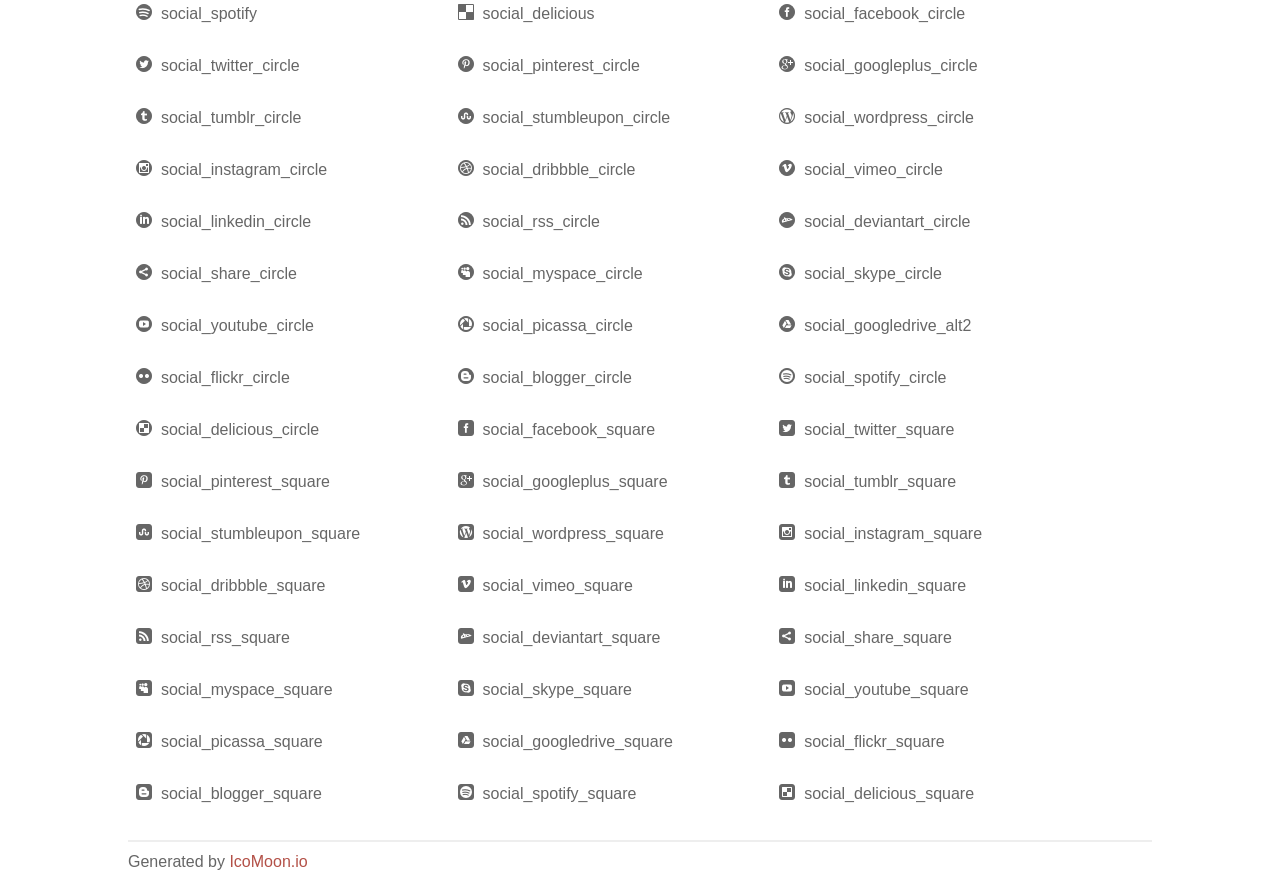
<file: fonts/elegant_font/HTML_CSS/index.html>
<!doctype html>
<html>
<head>
<title>Your Font/Glyphs</title>
<link rel="stylesheet" href="style.css" >
<!--[if lte IE 7]><script src="lte-ie7.js"></script><![endif]-->
<style>
	section, header, footer {display: block;}
	body {
		font-family: sans-serif;
		color: #666;
		line-height: 1.5;
		font-size: 1em;
	}
	* {
		-moz-box-sizing: border-box;
		-webkit-box-sizing: border-box;
		box-sizing: border-box;
		margin: 0;
		padding: 0;
	}
	.glyph {
		float: left;
		text-align: center;
		padding: .75em;
		margin: .4em 1.5em .75em 0;
		width: 6em;
		text-shadow: none;
	}
	
	.glyph input {
		font-family: consolas, monospace;
		font-size: 12px;
		width: 100%;
		text-align: center;
		border: 0;
		box-shadow: 0 0 0 1px #ccc;
		padding: .2em;
                -moz-border-radius: 5px;
                -webkit-border-radius: 5px;
	}
	
	

	.new {
		color:#00adef !important;
	}

	
	.w-main {
		width: 80%;
	}
	.centered {
		margin-left: auto;
		margin-right: auto;
	}
	.fs1 {
		font-size: 2em;
	}
	header {
		margin: 2em 0;
		padding-bottom: .5em;
		color: #666;
		box-shadow: 0 2px #eee;
	}
	header h1 {
		font-size: 2em;
		font-weight: normal;
	}
	.clearfix:before, .clearfix:after { content: ""; display: table; }
	.clearfix:after, .clear { clear: both; }
	footer {
		margin-top: 2em;
		padding: .5em 0;
		box-shadow: 0 -2px #eee;
	}
	a, a:visited {
		color: #B35047;
		text-decoration: none;
	}
	a:hover, a:focus {color: #000;}
	
	.box1 {
		font-size: 16px;
		display: inline-block;
		width: 30%;
		padding: .25em .5em;
		margin: 20px 10px 0 0;
	}
</style>
</head>
<body>
	<div class="w-main centered">
	<section class="mtm clearfix" id="glyphs">
	<div class="glyph">
		<div class="fs1" aria-hidden="true" data-icon="&#x21;"></div>
		<input type="text" readonly value="&amp;#x21;" >
	</div>
	<div class="glyph">
		<div class="fs1" aria-hidden="true" data-icon="&#x22;"></div>
		<input type="text" readonly value="&amp;#x22;" >
	</div>
	<div class="glyph">
		<div class="fs1" aria-hidden="true" data-icon="&#x23;"></div>
		<input type="text" readonly value="&amp;#x23;" >
	</div>
	<div class="glyph">
		<div class="fs1" aria-hidden="true" data-icon="&#x24;"></div>
		<input type="text" readonly value="&amp;#x24;" >
	</div>
	<div class="glyph">
		<div class="fs1" aria-hidden="true" data-icon="&#x25;"></div>
		<input type="text" readonly value="&amp;#x25;" >
	</div>
	<div class="glyph">
		<div class="fs1" aria-hidden="true" data-icon="&#x26;"></div>
		<input type="text" readonly value="&amp;#x26;" >
	</div>
	<div class="glyph">
		<div class="fs1" aria-hidden="true" data-icon="&#x27;"></div>
		<input type="text" readonly value="&amp;#x27;" >
	</div>
	<div class="glyph">
		<div class="fs1" aria-hidden="true" data-icon="&#x28;"></div>
		<input type="text" readonly value="&amp;#x28;" >
	</div>
	<div class="glyph">
		<div class="fs1" aria-hidden="true" data-icon="&#x29;"></div>
		<input type="text" readonly value="&amp;#x29;" >
	</div>
	<div class="glyph">
		<div class="fs1" aria-hidden="true" data-icon="&#x2a;"></div>
		<input type="text" readonly value="&amp;#x2a;" >
	</div>
	<div class="glyph">
		<div class="fs1" aria-hidden="true" data-icon="&#x2b;"></div>
		<input type="text" readonly value="&amp;#x2b;" >
	</div>
	<div class="glyph">
		<div class="fs1" aria-hidden="true" data-icon="&#x2c;"></div>
		<input type="text" readonly value="&amp;#x2c;" >
	</div>
	<div class="glyph">
		<div class="fs1" aria-hidden="true" data-icon="&#x2d;"></div>
		<input type="text" readonly value="&amp;#x2d;" >
	</div>
	<div class="glyph">
		<div class="fs1" aria-hidden="true" data-icon="&#x2e;"></div>
		<input type="text" readonly value="&amp;#x2e;" >
	</div>
	<div class="glyph">
		<div class="fs1" aria-hidden="true" data-icon="&#x2f;"></div>
		<input type="text" readonly value="&amp;#x2f;" >
	</div>
	<div class="glyph">
		<div class="fs1" aria-hidden="true" data-icon="&#x30;"></div>
		<input type="text" readonly value="&amp;#x30;" >
	</div>
	<div class="glyph">
		<div class="fs1" aria-hidden="true" data-icon="&#x31;"></div>
		<input type="text" readonly value="&amp;#x31;" >
	</div>
	<div class="glyph">
		<div class="fs1" aria-hidden="true" data-icon="&#x32;"></div>
		<input type="text" readonly value="&amp;#x32;" >
	</div>
	<div class="glyph">
		<div class="fs1" aria-hidden="true" data-icon="&#x33;"></div>
		<input type="text" readonly value="&amp;#x33;" >
	</div>
	<div class="glyph">
		<div class="fs1" aria-hidden="true" data-icon="&#x34;"></div>
		<input type="text" readonly value="&amp;#x34;" >
	</div>
	<div class="glyph">
		<div class="fs1" aria-hidden="true" data-icon="&#x35;"></div>
		<input type="text" readonly value="&amp;#x35;" >
	</div>
	<div class="glyph">
		<div class="fs1" aria-hidden="true" data-icon="&#x36;"></div>
		<input type="text" readonly value="&amp;#x36;" >
	</div>
	<div class="glyph">
		<div class="fs1" aria-hidden="true" data-icon="&#x37;"></div>
		<input type="text" readonly value="&amp;#x37;" >
	</div>
	<div class="glyph">
		<div class="fs1" aria-hidden="true" data-icon="&#x38;"></div>
		<input type="text" readonly value="&amp;#x38;" >
	</div>
	<div class="glyph">
		<div class="fs1" aria-hidden="true" data-icon="&#x39;"></div>
		<input type="text" readonly value="&amp;#x39;" >
	</div>
	<div class="glyph">
		<div class="fs1" aria-hidden="true" data-icon="&#x3a;"></div>
		<input type="text" readonly value="&amp;#x3a;" >
	</div>
	<div class="glyph">
		<div class="fs1" aria-hidden="true" data-icon="&#x3b;"></div>
		<input type="text" readonly value="&amp;#x3b;" >
	</div>
	<div class="glyph">
		<div class="fs1" aria-hidden="true" data-icon="&#x3c;"></div>
		<input type="text" readonly value="&amp;#x3c;" >
	</div>
	<div class="glyph">
		<div class="fs1" aria-hidden="true" data-icon="&#x3d;"></div>
		<input type="text" readonly value="&amp;#x3d;" >
	</div>
	<div class="glyph">
		<div class="fs1" aria-hidden="true" data-icon="&#x3e;"></div>
		<input type="text" readonly value="&amp;#x3e;" >
	</div>
	<div class="glyph">
		<div class="fs1" aria-hidden="true" data-icon="&#x3f;"></div>
		<input type="text" readonly value="&amp;#x3f;" >
	</div>
	<div class="glyph">
		<div class="fs1" aria-hidden="true" data-icon="&#x40;"></div>
		<input type="text" readonly value="&amp;#x40;" >
	</div>
	<div class="glyph">
		<div class="fs1" aria-hidden="true" data-icon="&#x41;"></div>
		<input type="text" readonly value="&amp;#x41;" >
	</div>
	<div class="glyph">
		<div class="fs1" aria-hidden="true" data-icon="&#x42;"></div>
		<input type="text" readonly value="&amp;#x42;" >
	</div>
	<div class="glyph">
		<div class="fs1" aria-hidden="true" data-icon="&#x43;"></div>
		<input type="text" readonly value="&amp;#x43;" >
	</div>
	<div class="glyph">
		<div class="fs1" aria-hidden="true" data-icon="&#x44;"></div>
		<input type="text" readonly value="&amp;#x44;" >
	</div>
	<div class="glyph">
		<div class="fs1" aria-hidden="true" data-icon="&#x45;"></div>
		<input type="text" readonly value="&amp;#x45;" >
	</div>
	<div class="glyph">
		<div class="fs1" aria-hidden="true" data-icon="&#x46;"></div>
		<input type="text" readonly value="&amp;#x46;" >
	</div>
	<div class="glyph">
		<div class="fs1" aria-hidden="true" data-icon="&#x47;"></div>
		<input type="text" readonly value="&amp;#x47;" >
	</div>
	<div class="glyph">
		<div class="fs1" aria-hidden="true" data-icon="&#x48;"></div>
		<input type="text" readonly value="&amp;#x48;" >
	</div>
	<div class="glyph">
		<div class="fs1" aria-hidden="true" data-icon="&#x49;"></div>
		<input type="text" readonly value="&amp;#x49;" >
	</div>
	<div class="glyph">
		<div class="fs1" aria-hidden="true" data-icon="&#x4a;"></div>
		<input type="text" readonly value="&amp;#x4a;" >
	</div>
	<div class="glyph">
		<div class="fs1" aria-hidden="true" data-icon="&#x4b;"></div>
		<input type="text" readonly value="&amp;#x4b;" >
	</div>
	<div class="glyph">
		<div class="fs1" aria-hidden="true" data-icon="&#x4c;"></div>
		<input type="text" readonly value="&amp;#x4c;" >
	</div>
	<div class="glyph">
		<div class="fs1" aria-hidden="true" data-icon="&#x4d;"></div>
		<input type="text" readonly value="&amp;#x4d;" >
	</div>
	<div class="glyph">
		<div class="fs1" aria-hidden="true" data-icon="&#x4e;"></div>
		<input type="text" readonly value="&amp;#x4e;" >
	</div>
	<div class="glyph">
		<div class="fs1" aria-hidden="true" data-icon="&#x4f;"></div>
		<input type="text" readonly value="&amp;#x4f;" >
	</div>
	<div class="glyph">
		<div class="fs1" aria-hidden="true" data-icon="&#x50;"></div>
		<input type="text" readonly value="&amp;#x50;" >
	</div>
	<div class="glyph">
		<div class="fs1" aria-hidden="true" data-icon="&#x51;"></div>
		<input type="text" readonly value="&amp;#x51;" >
	</div>
	<div class="glyph">
		<div class="fs1" aria-hidden="true" data-icon="&#x52;"></div>
		<input type="text" readonly value="&amp;#x52;" >
	</div>
	<div class="glyph">
		<div class="fs1" aria-hidden="true" data-icon="&#x53;"></div>
		<input type="text" readonly value="&amp;#x53;" >
	</div>
	<div class="glyph">
		<div class="fs1" aria-hidden="true" data-icon="&#x54;"></div>
		<input type="text" readonly value="&amp;#x54;" >
	</div>
	<div class="glyph">
		<div class="fs1" aria-hidden="true" data-icon="&#x55;"></div>
		<input type="text" readonly value="&amp;#x55;" >
	</div>
	<div class="glyph">
		<div class="fs1" aria-hidden="true" data-icon="&#x56;"></div>
		<input type="text" readonly value="&amp;#x56;" >
	</div>
	<div class="glyph">
		<div class="fs1" aria-hidden="true" data-icon="&#x57;"></div>
		<input type="text" readonly value="&amp;#x57;" >
	</div>
	<div class="glyph">
		<div class="fs1" aria-hidden="true" data-icon="&#x58;"></div>
		<input type="text" readonly value="&amp;#x58;" >
	</div>
	<div class="glyph">
		<div class="fs1" aria-hidden="true" data-icon="&#x59;"></div>
		<input type="text" readonly value="&amp;#x59;" >
	</div>
	<div class="glyph">
		<div class="fs1" aria-hidden="true" data-icon="&#x5a;"></div>
		<input type="text" readonly value="&amp;#x5a;" >
	</div>
	<div class="glyph">
		<div class="fs1" aria-hidden="true" data-icon="&#x5b;"></div>
		<input type="text" readonly value="&amp;#x5b;" >
	</div>
	<div class="glyph">
		<div class="fs1" aria-hidden="true" data-icon="&#x5c;"></div>
		<input type="text" readonly value="&amp;#x5c;" >
	</div>
	<div class="glyph">
		<div class="fs1" aria-hidden="true" data-icon="&#x5d;"></div>
		<input type="text" readonly value="&amp;#x5d;" >
	</div>
	<div class="glyph">
		<div class="fs1" aria-hidden="true" data-icon="&#x5e;"></div>
		<input type="text" readonly value="&amp;#x5e;" >
	</div>
	<div class="glyph">
		<div class="fs1" aria-hidden="true" data-icon="&#x5f;"></div>
		<input type="text" readonly value="&amp;#x5f;" >
	</div>
	<div class="glyph">
		<div class="fs1" aria-hidden="true" data-icon="&#x60;"></div>
		<input type="text" readonly value="&amp;#x60;" >
	</div>
	<div class="glyph">
		<div class="fs1" aria-hidden="true" data-icon="&#x61;"></div>
		<input type="text" readonly value="&amp;#x61;" >
	</div>
	<div class="glyph">
		<div class="fs1" aria-hidden="true" data-icon="&#x62;"></div>
		<input type="text" readonly value="&amp;#x62;" >
	</div>
	<div class="glyph">
		<div class="fs1" aria-hidden="true" data-icon="&#x63;"></div>
		<input type="text" readonly value="&amp;#x63;" >
	</div>
	<div class="glyph">
		<div class="fs1" aria-hidden="true" data-icon="&#x64;"></div>
		<input type="text" readonly value="&amp;#x64;" >
	</div>
	<div class="glyph">
		<div class="fs1" aria-hidden="true" data-icon="&#x65;"></div>
		<input type="text" readonly value="&amp;#x65;" >
	</div>
	<div class="glyph">
		<div class="fs1" aria-hidden="true" data-icon="&#x66;"></div>
		<input type="text" readonly value="&amp;#x66;" >
	</div>
	<div class="glyph">
		<div class="fs1" aria-hidden="true" data-icon="&#x67;"></div>
		<input type="text" readonly value="&amp;#x67;" >
	</div>
	<div class="glyph">
		<div class="fs1" aria-hidden="true" data-icon="&#x68;"></div>
		<input type="text" readonly value="&amp;#x68;" >
	</div>
	<div class="glyph">
		<div class="fs1" aria-hidden="true" data-icon="&#x69;"></div>
		<input type="text" readonly value="&amp;#x69;" >
	</div>
	<div class="glyph">
		<div class="fs1" aria-hidden="true" data-icon="&#x6a;"></div>
		<input type="text" readonly value="&amp;#x6a;" >
	</div>
	<div class="glyph">
		<div class="fs1" aria-hidden="true" data-icon="&#x6b;"></div>
		<input type="text" readonly value="&amp;#x6b;" >
	</div>
	<div class="glyph">
		<div class="fs1" aria-hidden="true" data-icon="&#x6c;"></div>
		<input type="text" readonly value="&amp;#x6c;" >
	</div>
	<div class="glyph">
		<div class="fs1" aria-hidden="true" data-icon="&#x6d;"></div>
		<input type="text" readonly value="&amp;#x6d;" >
	</div>
	<div class="glyph">
		<div class="fs1" aria-hidden="true" data-icon="&#x6e;"></div>
		<input type="text" readonly value="&amp;#x6e;" >
	</div>
	<div class="glyph">
		<div class="fs1" aria-hidden="true" data-icon="&#x6f;"></div>
		<input type="text" readonly value="&amp;#x6f;" >
	</div>
	<div class="glyph">
		<div class="fs1" aria-hidden="true" data-icon="&#x70;"></div>
		<input type="text" readonly value="&amp;#x70;" >
	</div>
	<div class="glyph">
		<div class="fs1" aria-hidden="true" data-icon="&#x71;"></div>
		<input type="text" readonly value="&amp;#x71;" >
	</div>
	<div class="glyph">
		<div class="fs1" aria-hidden="true" data-icon="&#x72;"></div>
		<input type="text" readonly value="&amp;#x72;" >
	</div>
	<div class="glyph">
		<div class="fs1" aria-hidden="true" data-icon="&#x73;"></div>
		<input type="text" readonly value="&amp;#x73;" >
	</div>
	<div class="glyph">
		<div class="fs1" aria-hidden="true" data-icon="&#x74;"></div>
		<input type="text" readonly value="&amp;#x74;" >
	</div>
	<div class="glyph">
		<div class="fs1" aria-hidden="true" data-icon="&#x75;"></div>
		<input type="text" readonly value="&amp;#x75;" >
	</div>
	<div class="glyph">
		<div class="fs1" aria-hidden="true" data-icon="&#x76;"></div>
		<input type="text" readonly value="&amp;#x76;" >
	</div>
	<div class="glyph">
		<div class="fs1" aria-hidden="true" data-icon="&#x77;"></div>
		<input type="text" readonly value="&amp;#x77;" >
	</div>
	<div class="glyph">
		<div class="fs1" aria-hidden="true" data-icon="&#x78;"></div>
		<input type="text" readonly value="&amp;#x78;" >
	</div>
	<div class="glyph">
		<div class="fs1" aria-hidden="true" data-icon="&#x79;"></div>
		<input type="text" readonly value="&amp;#x79;" >
	</div>
	<div class="glyph">
		<div class="fs1" aria-hidden="true" data-icon="&#x7a;"></div>
		<input type="text" readonly value="&amp;#x7a;" >
	</div>
	<div class="glyph">
		<div class="fs1" aria-hidden="true" data-icon="&#x7b;"></div>
		<input type="text" readonly value="&amp;#x7b;" >
	</div>
	<div class="glyph">
		<div class="fs1" aria-hidden="true" data-icon="&#x7c;"></div>
		<input type="text" readonly value="&amp;#x7c;" >
	</div>
	<div class="glyph">
		<div class="fs1" aria-hidden="true" data-icon="&#x7d;"></div>
		<input type="text" readonly value="&amp;#x7d;" >
	</div>
	<div class="glyph">
		<div class="fs1" aria-hidden="true" data-icon="&#x7e;"></div>
		<input type="text" readonly value="&amp;#x7e;" >
	</div>
	<div class="glyph">
		<div class="fs1" aria-hidden="true" data-icon="&#xe000;"></div>
		<input type="text" readonly value="&amp;#xe000;" >
	</div>
	<div class="glyph">
		<div class="fs1" aria-hidden="true" data-icon="&#xe001;"></div>
		<input type="text" readonly value="&amp;#xe001;" >
	</div>
	<div class="glyph">
		<div class="fs1" aria-hidden="true" data-icon="&#xe002;"></div>
		<input type="text" readonly value="&amp;#xe002;" >
	</div>
	<div class="glyph">
		<div class="fs1" aria-hidden="true" data-icon="&#xe003;"></div>
		<input type="text" readonly value="&amp;#xe003;" >
	</div>
	<div class="glyph">
		<div class="fs1" aria-hidden="true" data-icon="&#xe004;"></div>
		<input type="text" readonly value="&amp;#xe004;" >
	</div>
	<div class="glyph">
		<div class="fs1" aria-hidden="true" data-icon="&#xe005;"></div>
		<input type="text" readonly value="&amp;#xe005;" >
	</div>
	<div class="glyph">
		<div class="fs1" aria-hidden="true" data-icon="&#xe006;"></div>
		<input type="text" readonly value="&amp;#xe006;" >
	</div>
	<div class="glyph">
		<div class="fs1" aria-hidden="true" data-icon="&#xe007;"></div>
		<input type="text" readonly value="&amp;#xe007;" >
	</div>
	<div class="glyph">
		<div class="fs1" aria-hidden="true" data-icon="&#xe008;"></div>
		<input type="text" readonly value="&amp;#xe008;" >
	</div>
	<div class="glyph">
		<div class="fs1" aria-hidden="true" data-icon="&#xe009;"></div>
		<input type="text" readonly value="&amp;#xe009;" >
	</div>
	<div class="glyph">
		<div class="fs1" aria-hidden="true" data-icon="&#xe00a;"></div>
		<input type="text" readonly value="&amp;#xe00a;" >
	</div>
	<div class="glyph">
		<div class="fs1" aria-hidden="true" data-icon="&#xe00b;"></div>
		<input type="text" readonly value="&amp;#xe00b;" >
	</div>
	<div class="glyph">
		<div class="fs1" aria-hidden="true" data-icon="&#xe00c;"></div>
		<input type="text" readonly value="&amp;#xe00c;" >
	</div>
	<div class="glyph">
		<div class="fs1" aria-hidden="true" data-icon="&#xe00d;"></div>
		<input type="text" readonly value="&amp;#xe00d;" >
	</div>
	<div class="glyph">
		<div class="fs1" aria-hidden="true" data-icon="&#xe00e;"></div>
		<input type="text" readonly value="&amp;#xe00e;" >
	</div>
	<div class="glyph">
		<div class="fs1" aria-hidden="true" data-icon="&#xe00f;"></div>
		<input type="text" readonly value="&amp;#xe00f;" >
	</div>
	<div class="glyph">
		<div class="fs1" aria-hidden="true" data-icon="&#xe010;"></div>
		<input type="text" readonly value="&amp;#xe010;" >
	</div>
	<div class="glyph">
		<div class="fs1" aria-hidden="true" data-icon="&#xe011;"></div>
		<input type="text" readonly value="&amp;#xe011;" >
	</div>
	<div class="glyph">
		<div class="fs1" aria-hidden="true" data-icon="&#xe012;"></div>
		<input type="text" readonly value="&amp;#xe012;" >
	</div>
	<div class="glyph">
		<div class="fs1" aria-hidden="true" data-icon="&#xe013;"></div>
		<input type="text" readonly value="&amp;#xe013;" >
	</div>
	<div class="glyph">
		<div class="fs1" aria-hidden="true" data-icon="&#xe014;"></div>
		<input type="text" readonly value="&amp;#xe014;" >
	</div>
	<div class="glyph">
		<div class="fs1" aria-hidden="true" data-icon="&#xe015;"></div>
		<input type="text" readonly value="&amp;#xe015;" >
	</div>
	<div class="glyph">
		<div class="fs1" aria-hidden="true" data-icon="&#xe016;"></div>
		<input type="text" readonly value="&amp;#xe016;" >
	</div>
	<div class="glyph">
		<div class="fs1" aria-hidden="true" data-icon="&#xe017;"></div>
		<input type="text" readonly value="&amp;#xe017;" >
	</div>
	<div class="glyph">
		<div class="fs1" aria-hidden="true" data-icon="&#xe018;"></div>
		<input type="text" readonly value="&amp;#xe018;" >
	</div>
	<div class="glyph">
		<div class="fs1" aria-hidden="true" data-icon="&#xe019;"></div>
		<input type="text" readonly value="&amp;#xe019;" >
	</div>
	<div class="glyph">
		<div class="fs1" aria-hidden="true" data-icon="&#xe01a;"></div>
		<input type="text" readonly value="&amp;#xe01a;" >
	</div>
	<div class="glyph">
		<div class="fs1" aria-hidden="true" data-icon="&#xe01b;"></div>
		<input type="text" readonly value="&amp;#xe01b;" >
	</div>
	<div class="glyph">
		<div class="fs1" aria-hidden="true" data-icon="&#xe01c;"></div>
		<input type="text" readonly value="&amp;#xe01c;" >
	</div>
	<div class="glyph">
		<div class="fs1" aria-hidden="true" data-icon="&#xe01d;"></div>
		<input type="text" readonly value="&amp;#xe01d;" >
	</div>
	<div class="glyph">
		<div class="fs1" aria-hidden="true" data-icon="&#xe01e;"></div>
		<input type="text" readonly value="&amp;#xe01e;" >
	</div>
	<div class="glyph">
		<div class="fs1" aria-hidden="true" data-icon="&#xe01f;"></div>
		<input type="text" readonly value="&amp;#xe01f;" >
	</div>
	<div class="glyph">
		<div class="fs1" aria-hidden="true" data-icon="&#xe020;"></div>
		<input type="text" readonly value="&amp;#xe020;" >
	</div>
	<div class="glyph">
		<div class="fs1" aria-hidden="true" data-icon="&#xe021;"></div>
		<input type="text" readonly value="&amp;#xe021;" >
	</div>
	<div class="glyph">
		<div class="fs1" aria-hidden="true" data-icon="&#xe022;"></div>
		<input type="text" readonly value="&amp;#xe022;" >
	</div>
	<div class="glyph">
		<div class="fs1" aria-hidden="true" data-icon="&#xe023;"></div>
		<input type="text" readonly value="&amp;#xe023;" >
	</div>
	<div class="glyph">
		<div class="fs1" aria-hidden="true" data-icon="&#xe024;"></div>
		<input type="text" readonly value="&amp;#xe024;" >
	</div>
	<div class="glyph">
		<div class="fs1" aria-hidden="true" data-icon="&#xe025;"></div>
		<input type="text" readonly value="&amp;#xe025;" >
	</div>
	<div class="glyph">
		<div class="fs1" aria-hidden="true" data-icon="&#xe026;"></div>
		<input type="text" readonly value="&amp;#xe026;" >
	</div>
	<div class="glyph">
		<div class="fs1" aria-hidden="true" data-icon="&#xe027;"></div>
		<input type="text" readonly value="&amp;#xe027;" >
	</div>
	<div class="glyph">
		<div class="fs1" aria-hidden="true" data-icon="&#xe028;"></div>
		<input type="text" readonly value="&amp;#xe028;" >
	</div>
	<div class="glyph">
		<div class="fs1" aria-hidden="true" data-icon="&#xe029;"></div>
		<input type="text" readonly value="&amp;#xe029;" >
	</div>
	<div class="glyph">
		<div class="fs1" aria-hidden="true" data-icon="&#xe02a;"></div>
		<input type="text" readonly value="&amp;#xe02a;" >
	</div>
	<div class="glyph">
		<div class="fs1" aria-hidden="true" data-icon="&#xe02b;"></div>
		<input type="text" readonly value="&amp;#xe02b;" >
	</div>
	<div class="glyph">
		<div class="fs1" aria-hidden="true" data-icon="&#xe02c;"></div>
		<input type="text" readonly value="&amp;#xe02c;" >
	</div>
	<div class="glyph">
		<div class="fs1" aria-hidden="true" data-icon="&#xe02d;"></div>
		<input type="text" readonly value="&amp;#xe02d;" >
	</div>
	<div class="glyph">
		<div class="fs1" aria-hidden="true" data-icon="&#xe02e;"></div>
		<input type="text" readonly value="&amp;#xe02e;" >
	</div>
	<div class="glyph">
		<div class="fs1" aria-hidden="true" data-icon="&#xe02f;"></div>
		<input type="text" readonly value="&amp;#xe02f;" >
	</div>
	<div class="glyph">
		<div class="fs1" aria-hidden="true" data-icon="&#xe030;"></div>
		<input type="text" readonly value="&amp;#xe030;" >
	</div>
    
    <div class="new">
    
    <div class="glyph">
		<div class="fs1" aria-hidden="true" data-icon="&#xe103;"></div>
		<input type="text" readonly value="&amp;#xe103;" >
	</div>
	<div class="glyph">
		<div class="fs1" aria-hidden="true" data-icon="&#xe0ee;"></div>
		<input type="text" readonly value="&amp;#xe0ee;" >
	</div>
	<div class="glyph">
		<div class="fs1" aria-hidden="true" data-icon="&#xe0ef;"></div>
		<input type="text" readonly value="&amp;#xe0ef;" >
	</div>
	<div class="glyph">
		<div class="fs1" aria-hidden="true" data-icon="&#xe0e8;"></div>
		<input type="text" readonly value="&amp;#xe0e8;" >
	</div>
	<div class="glyph">
		<div class="fs1" aria-hidden="true" data-icon="&#xe0ea;"></div>
		<input type="text" readonly value="&amp;#xe0ea;" >
	</div>
	<div class="glyph">
		<div class="fs1" aria-hidden="true" data-icon="&#xe101;"></div>
		<input type="text" readonly value="&amp;#xe101;" >
	</div>
	<div class="glyph">
		<div class="fs1" aria-hidden="true" data-icon="&#xe107;"></div>
		<input type="text" readonly value="&amp;#xe107;" >
	</div>
	<div class="glyph">
		<div class="fs1" aria-hidden="true" data-icon="&#xe108;"></div>
		<input type="text" readonly value="&amp;#xe108;" >
	</div>
	<div class="glyph">
		<div class="fs1" aria-hidden="true" data-icon="&#xe102;"></div>
		<input type="text" readonly value="&amp;#xe102;" >
	</div>
	<div class="glyph">
		<div class="fs1" aria-hidden="true" data-icon="&#xe106;"></div>
		<input type="text" readonly value="&amp;#xe106;" >
	</div>
	<div class="glyph">
		<div class="fs1" aria-hidden="true" data-icon="&#xe0eb;"></div>
		<input type="text" readonly value="&amp;#xe0eb;" >
	</div>
	<div class="glyph">
		<div class="fs1" aria-hidden="true" data-icon="&#xe105;"></div>
		<input type="text" readonly value="&amp;#xe105;" >
	</div>
	<div class="glyph">
		<div class="fs1" aria-hidden="true" data-icon="&#xe0ed;"></div>
		<input type="text" readonly value="&amp;#xe0ed;" >
	</div>
	<div class="glyph">
		<div class="fs1" aria-hidden="true" data-icon="&#xe100;"></div>
		<input type="text" readonly value="&amp;#xe100;" >
	</div>
	<div class="glyph">
		<div class="fs1" aria-hidden="true" data-icon="&#xe104;"></div>
		<input type="text" readonly value="&amp;#xe104;" >
	</div>
	<div class="glyph">
		<div class="fs1" aria-hidden="true" data-icon="&#xe0e9;"></div>
		<input type="text" readonly value="&amp;#xe0e9;" >
	</div>
	<div class="glyph">
		<div class="fs1" aria-hidden="true" data-icon="&#xe109;"></div>
		<input type="text" readonly value="&amp;#xe109;" >
	</div>
	<div class="glyph">
		<div class="fs1" aria-hidden="true" data-icon="&#xe0ec;"></div>
		<input type="text" readonly value="&amp;#xe0ec;" >
	</div>
	<div class="glyph">
		<div class="fs1" aria-hidden="true" data-icon="&#xe0fe;"></div>
		<input type="text" readonly value="&amp;#xe0fe;" >
	</div>
	<div class="glyph">
		<div class="fs1" aria-hidden="true" data-icon="&#xe0f6;"></div>
		<input type="text" readonly value="&amp;#xe0f6;" >
	</div>
	<div class="glyph">
		<div class="fs1" aria-hidden="true" data-icon="&#xe0fb;"></div>
		<input type="text" readonly value="&amp;#xe0fb;" >
	</div>
	<div class="glyph">
		<div class="fs1" aria-hidden="true" data-icon="&#xe0e2;"></div>
		<input type="text" readonly value="&amp;#xe0e2;" >
	</div>
	<div class="glyph">
		<div class="fs1" aria-hidden="true" data-icon="&#xe0e3;"></div>
		<input type="text" readonly value="&amp;#xe0e3;" >
	</div>
	<div class="glyph">
		<div class="fs1" aria-hidden="true" data-icon="&#xe0f5;"></div>
		<input type="text" readonly value="&amp;#xe0f5;" >
	</div>
	<div class="glyph">
		<div class="fs1" aria-hidden="true" data-icon="&#xe0e1;"></div>
		<input type="text" readonly value="&amp;#xe0e1;" >
	</div>
	<div class="glyph">
		<div class="fs1" aria-hidden="true" data-icon="&#xe0ff;"></div>
		<input type="text" readonly value="&amp;#xe0ff;" >
	</div>
    
    </div>
    
	<div class="glyph">
		<div class="fs1" aria-hidden="true" data-icon="&#xe031;"></div>
		<input type="text" readonly value="&amp;#xe031;" >
	</div>
	<div class="glyph">
		<div class="fs1" aria-hidden="true" data-icon="&#xe032;"></div>
		<input type="text" readonly value="&amp;#xe032;" >
	</div>
	<div class="glyph">
		<div class="fs1" aria-hidden="true" data-icon="&#xe033;"></div>
		<input type="text" readonly value="&amp;#xe033;" >
	</div>
	<div class="glyph">
		<div class="fs1" aria-hidden="true" data-icon="&#xe034;"></div>
		<input type="text" readonly value="&amp;#xe034;" >
	</div>
	<div class="glyph">
		<div class="fs1" aria-hidden="true" data-icon="&#xe035;"></div>
		<input type="text" readonly value="&amp;#xe035;" >
	</div>
	<div class="glyph">
		<div class="fs1" aria-hidden="true" data-icon="&#xe036;"></div>
		<input type="text" readonly value="&amp;#xe036;" >
	</div>
	<div class="glyph">
		<div class="fs1" aria-hidden="true" data-icon="&#xe037;"></div>
		<input type="text" readonly value="&amp;#xe037;" >
	</div>
	<div class="glyph">
		<div class="fs1" aria-hidden="true" data-icon="&#xe038;"></div>
		<input type="text" readonly value="&amp;#xe038;" >
	</div>
	<div class="glyph">
		<div class="fs1" aria-hidden="true" data-icon="&#xe039;"></div>
		<input type="text" readonly value="&amp;#xe039;" >
	</div>
	<div class="glyph">
		<div class="fs1" aria-hidden="true" data-icon="&#xe03a;"></div>
		<input type="text" readonly value="&amp;#xe03a;" >
	</div>
	<div class="glyph">
		<div class="fs1" aria-hidden="true" data-icon="&#xe03b;"></div>
		<input type="text" readonly value="&amp;#xe03b;" >
	</div>
	<div class="glyph">
		<div class="fs1" aria-hidden="true" data-icon="&#xe03c;"></div>
		<input type="text" readonly value="&amp;#xe03c;" >
	</div>
	<div class="glyph">
		<div class="fs1" aria-hidden="true" data-icon="&#xe03d;"></div>
		<input type="text" readonly value="&amp;#xe03d;" >
	</div>
	<div class="glyph">
		<div class="fs1" aria-hidden="true" data-icon="&#xe03e;"></div>
		<input type="text" readonly value="&amp;#xe03e;" >
	</div>
	<div class="glyph">
		<div class="fs1" aria-hidden="true" data-icon="&#xe03f;"></div>
		<input type="text" readonly value="&amp;#xe03f;" >
	</div>
	<div class="glyph">
		<div class="fs1" aria-hidden="true" data-icon="&#xe040;"></div>
		<input type="text" readonly value="&amp;#xe040;" >
	</div>
	<div class="glyph">
		<div class="fs1" aria-hidden="true" data-icon="&#xe041;"></div>
		<input type="text" readonly value="&amp;#xe041;" >
	</div>
	<div class="glyph">
		<div class="fs1" aria-hidden="true" data-icon="&#xe042;"></div>
		<input type="text" readonly value="&amp;#xe042;" >
	</div>
	<div class="glyph">
		<div class="fs1" aria-hidden="true" data-icon="&#xe043;"></div>
		<input type="text" readonly value="&amp;#xe043;" >
	</div>
	<div class="glyph">
		<div class="fs1" aria-hidden="true" data-icon="&#xe044;"></div>
		<input type="text" readonly value="&amp;#xe044;" >
	</div>
	<div class="glyph">
		<div class="fs1" aria-hidden="true" data-icon="&#xe045;"></div>
		<input type="text" readonly value="&amp;#xe045;" >
	</div>
	<div class="glyph">
		<div class="fs1" aria-hidden="true" data-icon="&#xe046;"></div>
		<input type="text" readonly value="&amp;#xe046;" >
	</div>
	<div class="glyph">
		<div class="fs1" aria-hidden="true" data-icon="&#xe047;"></div>
		<input type="text" readonly value="&amp;#xe047;" >
	</div>
	<div class="glyph">
		<div class="fs1" aria-hidden="true" data-icon="&#xe048;"></div>
		<input type="text" readonly value="&amp;#xe048;" >
	</div>
	<div class="glyph">
		<div class="fs1" aria-hidden="true" data-icon="&#xe049;"></div>
		<input type="text" readonly value="&amp;#xe049;" >
	</div>
	<div class="glyph">
		<div class="fs1" aria-hidden="true" data-icon="&#xe04a;"></div>
		<input type="text" readonly value="&amp;#xe04a;" >
	</div>
	<div class="glyph">
		<div class="fs1" aria-hidden="true" data-icon="&#xe04b;"></div>
		<input type="text" readonly value="&amp;#xe04b;" >
	</div>
	<div class="glyph">
		<div class="fs1" aria-hidden="true" data-icon="&#xe04c;"></div>
		<input type="text" readonly value="&amp;#xe04c;" >
	</div>
	<div class="glyph">
		<div class="fs1" aria-hidden="true" data-icon="&#xe04d;"></div>
		<input type="text" readonly value="&amp;#xe04d;" >
	</div>
	<div class="glyph">
		<div class="fs1" aria-hidden="true" data-icon="&#xe04e;"></div>
		<input type="text" readonly value="&amp;#xe04e;" >
	</div>
	<div class="glyph">
		<div class="fs1" aria-hidden="true" data-icon="&#xe04f;"></div>
		<input type="text" readonly value="&amp;#xe04f;" >
	</div>
	<div class="glyph">
		<div class="fs1" aria-hidden="true" data-icon="&#xe050;"></div>
		<input type="text" readonly value="&amp;#xe050;" >
	</div>
	<div class="glyph">
		<div class="fs1" aria-hidden="true" data-icon="&#xe051;"></div>
		<input type="text" readonly value="&amp;#xe051;" >
	</div>
	<div class="glyph">
		<div class="fs1" aria-hidden="true" data-icon="&#xe052;"></div>
		<input type="text" readonly value="&amp;#xe052;" >
	</div>
	<div class="glyph">
		<div class="fs1" aria-hidden="true" data-icon="&#xe053;"></div>
		<input type="text" readonly value="&amp;#xe053;" >
	</div>
	<div class="glyph">
		<div class="fs1" aria-hidden="true" data-icon="&#xe054;"></div>
		<input type="text" readonly value="&amp;#xe054;" >
	</div>
	<div class="glyph">
		<div class="fs1" aria-hidden="true" data-icon="&#xe055;"></div>
		<input type="text" readonly value="&amp;#xe055;" >
	</div>
	<div class="glyph">
		<div class="fs1" aria-hidden="true" data-icon="&#xe056;"></div>
		<input type="text" readonly value="&amp;#xe056;" >
	</div>
	<div class="glyph">
		<div class="fs1" aria-hidden="true" data-icon="&#xe057;"></div>
		<input type="text" readonly value="&amp;#xe057;" >
	</div>
	<div class="glyph">
		<div class="fs1" aria-hidden="true" data-icon="&#xe058;"></div>
		<input type="text" readonly value="&amp;#xe058;" >
	</div>
	<div class="glyph">
		<div class="fs1" aria-hidden="true" data-icon="&#xe059;"></div>
		<input type="text" readonly value="&amp;#xe059;" >
	</div>
	<div class="glyph">
		<div class="fs1" aria-hidden="true" data-icon="&#xe05a;"></div>
		<input type="text" readonly value="&amp;#xe05a;" >
	</div>
	<div class="glyph">
		<div class="fs1" aria-hidden="true" data-icon="&#xe05b;"></div>
		<input type="text" readonly value="&amp;#xe05b;" >
	</div>
	<div class="glyph">
		<div class="fs1" aria-hidden="true" data-icon="&#xe05c;"></div>
		<input type="text" readonly value="&amp;#xe05c;" >
	</div>
	<div class="glyph">
		<div class="fs1" aria-hidden="true" data-icon="&#xe05d;"></div>
		<input type="text" readonly value="&amp;#xe05d;" >
	</div>
	<div class="glyph">
		<div class="fs1" aria-hidden="true" data-icon="&#xe05e;"></div>
		<input type="text" readonly value="&amp;#xe05e;" >
	</div>
	<div class="glyph">
		<div class="fs1" aria-hidden="true" data-icon="&#xe05f;"></div>
		<input type="text" readonly value="&amp;#xe05f;" >
	</div>
	<div class="glyph">
		<div class="fs1" aria-hidden="true" data-icon="&#xe060;"></div>
		<input type="text" readonly value="&amp;#xe060;" >
	</div>
	<div class="glyph">
		<div class="fs1" aria-hidden="true" data-icon="&#xe061;"></div>
		<input type="text" readonly value="&amp;#xe061;" >
	</div>
	<div class="glyph">
		<div class="fs1" aria-hidden="true" data-icon="&#xe062;"></div>
		<input type="text" readonly value="&amp;#xe062;" >
	</div>
	<div class="glyph">
		<div class="fs1" aria-hidden="true" data-icon="&#xe063;"></div>
		<input type="text" readonly value="&amp;#xe063;" >
	</div>
	<div class="glyph">
		<div class="fs1" aria-hidden="true" data-icon="&#xe064;"></div>
		<input type="text" readonly value="&amp;#xe064;" >
	</div>
	<div class="glyph">
		<div class="fs1" aria-hidden="true" data-icon="&#xe065;"></div>
		<input type="text" readonly value="&amp;#xe065;" >
	</div>
	<div class="glyph">
		<div class="fs1" aria-hidden="true" data-icon="&#xe066;"></div>
		<input type="text" readonly value="&amp;#xe066;" >
	</div>
	<div class="glyph">
		<div class="fs1" aria-hidden="true" data-icon="&#xe067;"></div>
		<input type="text" readonly value="&amp;#xe067;" >
	</div>
	<div class="glyph">
		<div class="fs1" aria-hidden="true" data-icon="&#xe068;"></div>
		<input type="text" readonly value="&amp;#xe068;" >
	</div>
	<div class="glyph">
		<div class="fs1" aria-hidden="true" data-icon="&#xe069;"></div>
		<input type="text" readonly value="&amp;#xe069;" >
	</div>
	<div class="glyph">
		<div class="fs1" aria-hidden="true" data-icon="&#xe06a;"></div>
		<input type="text" readonly value="&amp;#xe06a;" >
	</div>
	<div class="glyph">
		<div class="fs1" aria-hidden="true" data-icon="&#xe06b;"></div>
		<input type="text" readonly value="&amp;#xe06b;" >
	</div>
	<div class="glyph">
		<div class="fs1" aria-hidden="true" data-icon="&#xe06c;"></div>
		<input type="text" readonly value="&amp;#xe06c;" >
	</div>
	<div class="glyph">
		<div class="fs1" aria-hidden="true" data-icon="&#xe06d;"></div>
		<input type="text" readonly value="&amp;#xe06d;" >
	</div>
	<div class="glyph">
		<div class="fs1" aria-hidden="true" data-icon="&#xe06e;"></div>
		<input type="text" readonly value="&amp;#xe06e;" >
	</div>
	<div class="glyph">
		<div class="fs1" aria-hidden="true" data-icon="&#xe06f;"></div>
		<input type="text" readonly value="&amp;#xe06f;" >
	</div>
	<div class="glyph">
		<div class="fs1" aria-hidden="true" data-icon="&#xe070;"></div>
		<input type="text" readonly value="&amp;#xe070;" >
	</div>
	<div class="glyph">
		<div class="fs1" aria-hidden="true" data-icon="&#xe071;"></div>
		<input type="text" readonly value="&amp;#xe071;" >
	</div>
	<div class="glyph">
		<div class="fs1" aria-hidden="true" data-icon="&#xe072;"></div>
		<input type="text" readonly value="&amp;#xe072;" >
	</div>
	<div class="glyph">
		<div class="fs1" aria-hidden="true" data-icon="&#xe073;"></div>
		<input type="text" readonly value="&amp;#xe073;" >
	</div>
	<div class="glyph">
		<div class="fs1" aria-hidden="true" data-icon="&#xe074;"></div>
		<input type="text" readonly value="&amp;#xe074;" >
	</div>
	<div class="glyph">
		<div class="fs1" aria-hidden="true" data-icon="&#xe075;"></div>
		<input type="text" readonly value="&amp;#xe075;" >
	</div>
	<div class="glyph">
		<div class="fs1" aria-hidden="true" data-icon="&#xe076;"></div>
		<input type="text" readonly value="&amp;#xe076;" >
	</div>
	<div class="glyph">
		<div class="fs1" aria-hidden="true" data-icon="&#xe077;"></div>
		<input type="text" readonly value="&amp;#xe077;" >
	</div>
	<div class="glyph">
		<div class="fs1" aria-hidden="true" data-icon="&#xe078;"></div>
		<input type="text" readonly value="&amp;#xe078;" >
	</div>
	<div class="glyph">
		<div class="fs1" aria-hidden="true" data-icon="&#xe079;"></div>
		<input type="text" readonly value="&amp;#xe079;" >
	</div>
	<div class="glyph">
		<div class="fs1" aria-hidden="true" data-icon="&#xe07a;"></div>
		<input type="text" readonly value="&amp;#xe07a;" >
	</div>
	<div class="glyph">
		<div class="fs1" aria-hidden="true" data-icon="&#xe07b;"></div>
		<input type="text" readonly value="&amp;#xe07b;" >
	</div>
	<div class="glyph">
		<div class="fs1" aria-hidden="true" data-icon="&#xe07c;"></div>
		<input type="text" readonly value="&amp;#xe07c;" >
	</div>
	<div class="glyph">
		<div class="fs1" aria-hidden="true" data-icon="&#xe07d;"></div>
		<input type="text" readonly value="&amp;#xe07d;" >
	</div>
	<div class="glyph">
		<div class="fs1" aria-hidden="true" data-icon="&#xe07e;"></div>
		<input type="text" readonly value="&amp;#xe07e;" >
	</div>
	<div class="glyph">
		<div class="fs1" aria-hidden="true" data-icon="&#xe07f;"></div>
		<input type="text" readonly value="&amp;#xe07f;" >
	</div>
	<div class="glyph">
		<div class="fs1" aria-hidden="true" data-icon="&#xe080;"></div>
		<input type="text" readonly value="&amp;#xe080;" >
	</div>
	<div class="glyph">
		<div class="fs1" aria-hidden="true" data-icon="&#xe081;"></div>
		<input type="text" readonly value="&amp;#xe081;" >
	</div>
	<div class="glyph">
		<div class="fs1" aria-hidden="true" data-icon="&#xe082;"></div>
		<input type="text" readonly value="&amp;#xe082;" >
	</div>
	<div class="glyph">
		<div class="fs1" aria-hidden="true" data-icon="&#xe083;"></div>
		<input type="text" readonly value="&amp;#xe083;" >
	</div>
	<div class="glyph">
		<div class="fs1" aria-hidden="true" data-icon="&#xe084;"></div>
		<input type="text" readonly value="&amp;#xe084;" >
	</div>
	<div class="glyph">
		<div class="fs1" aria-hidden="true" data-icon="&#xe085;"></div>
		<input type="text" readonly value="&amp;#xe085;" >
	</div>
	<div class="glyph">
		<div class="fs1" aria-hidden="true" data-icon="&#xe086;"></div>
		<input type="text" readonly value="&amp;#xe086;" >
	</div>
	<div class="glyph">
		<div class="fs1" aria-hidden="true" data-icon="&#xe087;"></div>
		<input type="text" readonly value="&amp;#xe087;" >
	</div>
	<div class="glyph">
		<div class="fs1" aria-hidden="true" data-icon="&#xe088;"></div>
		<input type="text" readonly value="&amp;#xe088;" >
	</div>
	<div class="glyph">
		<div class="fs1" aria-hidden="true" data-icon="&#xe089;"></div>
		<input type="text" readonly value="&amp;#xe089;" >
	</div>
	<div class="glyph">
		<div class="fs1" aria-hidden="true" data-icon="&#xe08a;"></div>
		<input type="text" readonly value="&amp;#xe08a;" >
	</div>
	<div class="glyph">
		<div class="fs1" aria-hidden="true" data-icon="&#xe08b;"></div>
		<input type="text" readonly value="&amp;#xe08b;" >
	</div>
	<div class="glyph">
		<div class="fs1" aria-hidden="true" data-icon="&#xe08c;"></div>
		<input type="text" readonly value="&amp;#xe08c;" >
	</div>
	<div class="glyph">
		<div class="fs1" aria-hidden="true" data-icon="&#xe08d;"></div>
		<input type="text" readonly value="&amp;#xe08d;" >
	</div>
	<div class="glyph">
		<div class="fs1" aria-hidden="true" data-icon="&#xe08e;"></div>
		<input type="text" readonly value="&amp;#xe08e;" >
	</div>
	<div class="glyph">
		<div class="fs1" aria-hidden="true" data-icon="&#xe08f;"></div>
		<input type="text" readonly value="&amp;#xe08f;" >
	</div>
	<div class="glyph">
		<div class="fs1" aria-hidden="true" data-icon="&#xe090;"></div>
		<input type="text" readonly value="&amp;#xe090;" >
	</div>
	<div class="glyph">
		<div class="fs1" aria-hidden="true" data-icon="&#xe091;"></div>
		<input type="text" readonly value="&amp;#xe091;" >
	</div>
	<div class="glyph">
		<div class="fs1" aria-hidden="true" data-icon="&#xe092;"></div>
		<input type="text" readonly value="&amp;#xe092;" >
	</div>
    
    <div class="new">
    
    <div class="glyph">
		<div class="fs1" aria-hidden="true" data-icon="&#xe0f8;"></div>
		<input type="text" readonly value="&amp;#xe0f8;" >
	</div>
	<div class="glyph">
		<div class="fs1" aria-hidden="true" data-icon="&#xe0fa;"></div>
		<input type="text" readonly value="&amp;#xe0fa;" >
	</div>
	<div class="glyph">
		<div class="fs1" aria-hidden="true" data-icon="&#xe0e7;"></div>
		<input type="text" readonly value="&amp;#xe0e7;" >
	</div>
	<div class="glyph">
		<div class="fs1" aria-hidden="true" data-icon="&#xe0fd;"></div>
		<input type="text" readonly value="&amp;#xe0fd;" >
	</div>
	<div class="glyph">
		<div class="fs1" aria-hidden="true" data-icon="&#xe0e4;"></div>
		<input type="text" readonly value="&amp;#xe0e4;" >
	</div>
	<div class="glyph">
		<div class="fs1" aria-hidden="true" data-icon="&#xe0e5;"></div>
		<input type="text" readonly value="&amp;#xe0e5;" >
	</div>
	<div class="glyph">
		<div class="fs1" aria-hidden="true" data-icon="&#xe0f7;"></div>
		<input type="text" readonly value="&amp;#xe0f7;" >
	</div>
	<div class="glyph">
		<div class="fs1" aria-hidden="true" data-icon="&#xe0e0;"></div>
		<input type="text" readonly value="&amp;#xe0e0;" >
	</div>
	<div class="glyph">
		<div class="fs1" aria-hidden="true" data-icon="&#xe0fc;"></div>
		<input type="text" readonly value="&amp;#xe0fc;" >
	</div>
	<div class="glyph">
		<div class="fs1" aria-hidden="true" data-icon="&#xe0f9;"></div>
		<input type="text" readonly value="&amp;#xe0f9;" >
	</div>
	<div class="glyph">
		<div class="fs1" aria-hidden="true" data-icon="&#xe0dd;"></div>
		<input type="text" readonly value="&amp;#xe0dd;" >
	</div>
	<div class="glyph">
		<div class="fs1" aria-hidden="true" data-icon="&#xe0f1;"></div>
		<input type="text" readonly value="&amp;#xe0f1;" >
	</div>
	<div class="glyph">
		<div class="fs1" aria-hidden="true" data-icon="&#xe0dc;"></div>
		<input type="text" readonly value="&amp;#xe0dc;" >
	</div>
	<div class="glyph">
		<div class="fs1" aria-hidden="true" data-icon="&#xe0f3;"></div>
		<input type="text" readonly value="&amp;#xe0f3;" >
	</div>
	<div class="glyph">
		<div class="fs1" aria-hidden="true" data-icon="&#xe0d8;"></div>
		<input type="text" readonly value="&amp;#xe0d8;" >
	</div>
	<div class="glyph">
		<div class="fs1" aria-hidden="true" data-icon="&#xe0db;"></div>
		<input type="text" readonly value="&amp;#xe0db;" >
	</div>
	<div class="glyph">
		<div class="fs1" aria-hidden="true" data-icon="&#xe0f0;"></div>
		<input type="text" readonly value="&amp;#xe0f0;" >
	</div>
	<div class="glyph">
		<div class="fs1" aria-hidden="true" data-icon="&#xe0df;"></div>
		<input type="text" readonly value="&amp;#xe0df;" >
	</div>
	<div class="glyph">
		<div class="fs1" aria-hidden="true" data-icon="&#xe0f2;"></div>
		<input type="text" readonly value="&amp;#xe0f2;" >
	</div>
	<div class="glyph">
		<div class="fs1" aria-hidden="true" data-icon="&#xe0f4;"></div>
		<input type="text" readonly value="&amp;#xe0f4;" >
	</div>
	<div class="glyph">
		<div class="fs1" aria-hidden="true" data-icon="&#xe0d9;"></div>
		<input type="text" readonly value="&amp;#xe0d9;" >
	</div>
	<div class="glyph">
		<div class="fs1" aria-hidden="true" data-icon="&#xe0da;"></div>
		<input type="text" readonly value="&amp;#xe0da;" >
	</div>
	<div class="glyph">
		<div class="fs1" aria-hidden="true" data-icon="&#xe0de;"></div>
		<input type="text" readonly value="&amp;#xe0de;" >
	</div>
	<div class="glyph">
		<div class="fs1" aria-hidden="true" data-icon="&#xe0e6;"></div>
		<input type="text" readonly value="&amp;#xe0e6;" >
	</div>
    
    </div>
    
	<div class="glyph">
		<div class="fs1" aria-hidden="true" data-icon="&#xe093;"></div>
		<input type="text" readonly value="&amp;#xe093;" >
	</div>
	<div class="glyph">
		<div class="fs1" aria-hidden="true" data-icon="&#xe094;"></div>
		<input type="text" readonly value="&amp;#xe094;" >
	</div>
	<div class="glyph">
		<div class="fs1" aria-hidden="true" data-icon="&#xe095;"></div>
		<input type="text" readonly value="&amp;#xe095;" >
	</div>
	<div class="glyph">
		<div class="fs1" aria-hidden="true" data-icon="&#xe096;"></div>
		<input type="text" readonly value="&amp;#xe096;" >
	</div>
	<div class="glyph">
		<div class="fs1" aria-hidden="true" data-icon="&#xe097;"></div>
		<input type="text" readonly value="&amp;#xe097;" >
	</div>
	<div class="glyph">
		<div class="fs1" aria-hidden="true" data-icon="&#xe098;"></div>
		<input type="text" readonly value="&amp;#xe098;" >
	</div>
	<div class="glyph">
		<div class="fs1" aria-hidden="true" data-icon="&#xe099;"></div>
		<input type="text" readonly value="&amp;#xe099;" >
	</div>
	<div class="glyph">
		<div class="fs1" aria-hidden="true" data-icon="&#xe09a;"></div>
		<input type="text" readonly value="&amp;#xe09a;" >
	</div>
	<div class="glyph">
		<div class="fs1" aria-hidden="true" data-icon="&#xe09b;"></div>
		<input type="text" readonly value="&amp;#xe09b;" >
	</div>
	<div class="glyph">
		<div class="fs1" aria-hidden="true" data-icon="&#xe09c;"></div>
		<input type="text" readonly value="&amp;#xe09c;" >
	</div>
	<div class="glyph">
		<div class="fs1" aria-hidden="true" data-icon="&#xe09d;"></div>
		<input type="text" readonly value="&amp;#xe09d;" >
	</div>
	<div class="glyph">
		<div class="fs1" aria-hidden="true" data-icon="&#xe09e;"></div>
		<input type="text" readonly value="&amp;#xe09e;" >
	</div>
	<div class="glyph">
		<div class="fs1" aria-hidden="true" data-icon="&#xe09f;"></div>
		<input type="text" readonly value="&amp;#xe09f;" >
	</div>
	<div class="glyph">
		<div class="fs1" aria-hidden="true" data-icon="&#xe0a0;"></div>
		<input type="text" readonly value="&amp;#xe0a0;" >
	</div>
	<div class="glyph">
		<div class="fs1" aria-hidden="true" data-icon="&#xe0a1;"></div>
		<input type="text" readonly value="&amp;#xe0a1;" >
	</div>
	<div class="glyph">
		<div class="fs1" aria-hidden="true" data-icon="&#xe0a2;"></div>
		<input type="text" readonly value="&amp;#xe0a2;" >
	</div>
	<div class="glyph">
		<div class="fs1" aria-hidden="true" data-icon="&#xe0a3;"></div>
		<input type="text" readonly value="&amp;#xe0a3;" >
	</div>
	<div class="glyph">
		<div class="fs1" aria-hidden="true" data-icon="&#xe0a4;"></div>
		<input type="text" readonly value="&amp;#xe0a4;" >
	</div>
	<div class="glyph">
		<div class="fs1" aria-hidden="true" data-icon="&#xe0a5;"></div>
		<input type="text" readonly value="&amp;#xe0a5;" >
	</div>
	<div class="glyph">
		<div class="fs1" aria-hidden="true" data-icon="&#xe0a6;"></div>
		<input type="text" readonly value="&amp;#xe0a6;" >
	</div>
	<div class="glyph">
		<div class="fs1" aria-hidden="true" data-icon="&#xe0a7;"></div>
		<input type="text" readonly value="&amp;#xe0a7;" >
	</div>
	<div class="glyph">
		<div class="fs1" aria-hidden="true" data-icon="&#xe0a8;"></div>
		<input type="text" readonly value="&amp;#xe0a8;" >
	</div>
	<div class="glyph">
		<div class="fs1" aria-hidden="true" data-icon="&#xe0a9;"></div>
		<input type="text" readonly value="&amp;#xe0a9;" >
	</div>
	<div class="glyph">
		<div class="fs1" aria-hidden="true" data-icon="&#xe0aa;"></div>
		<input type="text" readonly value="&amp;#xe0aa;" >
	</div>
	<div class="glyph">
		<div class="fs1" aria-hidden="true" data-icon="&#xe0ab;"></div>
		<input type="text" readonly value="&amp;#xe0ab;" >
	</div>
	<div class="glyph">
		<div class="fs1" aria-hidden="true" data-icon="&#xe0ac;"></div>
		<input type="text" readonly value="&amp;#xe0ac;" >
	</div>
	<div class="glyph">
		<div class="fs1" aria-hidden="true" data-icon="&#xe0ad;"></div>
		<input type="text" readonly value="&amp;#xe0ad;" >
	</div>
	<div class="glyph">
		<div class="fs1" aria-hidden="true" data-icon="&#xe0ae;"></div>
		<input type="text" readonly value="&amp;#xe0ae;" >
	</div>
	<div class="glyph">
		<div class="fs1" aria-hidden="true" data-icon="&#xe0af;"></div>
		<input type="text" readonly value="&amp;#xe0af;" >
	</div>
	<div class="glyph">
		<div class="fs1" aria-hidden="true" data-icon="&#xe0b0;"></div>
		<input type="text" readonly value="&amp;#xe0b0;" >
	</div>
	<div class="glyph">
		<div class="fs1" aria-hidden="true" data-icon="&#xe0b1;"></div>
		<input type="text" readonly value="&amp;#xe0b1;" >
	</div>
	<div class="glyph">
		<div class="fs1" aria-hidden="true" data-icon="&#xe0b2;"></div>
		<input type="text" readonly value="&amp;#xe0b2;" >
	</div>
	<div class="glyph">
		<div class="fs1" aria-hidden="true" data-icon="&#xe0b3;"></div>
		<input type="text" readonly value="&amp;#xe0b3;" >
	</div>
	<div class="glyph">
		<div class="fs1" aria-hidden="true" data-icon="&#xe0b4;"></div>
		<input type="text" readonly value="&amp;#xe0b4;" >
	</div>
	<div class="glyph">
		<div class="fs1" aria-hidden="true" data-icon="&#xe0b5;"></div>
		<input type="text" readonly value="&amp;#xe0b5;" >
	</div>
	<div class="glyph">
		<div class="fs1" aria-hidden="true" data-icon="&#xe0b6;"></div>
		<input type="text" readonly value="&amp;#xe0b6;" >
	</div>
	<div class="glyph">
		<div class="fs1" aria-hidden="true" data-icon="&#xe0b7;"></div>
		<input type="text" readonly value="&amp;#xe0b7;" >
	</div>
	<div class="glyph">
		<div class="fs1" aria-hidden="true" data-icon="&#xe0b8;"></div>
		<input type="text" readonly value="&amp;#xe0b8;" >
	</div>
	<div class="glyph">
		<div class="fs1" aria-hidden="true" data-icon="&#xe0b9;"></div>
		<input type="text" readonly value="&amp;#xe0b9;" >
	</div>
	<div class="glyph">
		<div class="fs1" aria-hidden="true" data-icon="&#xe0ba;"></div>
		<input type="text" readonly value="&amp;#xe0ba;" >
	</div>
	<div class="glyph">
		<div class="fs1" aria-hidden="true" data-icon="&#xe0bb;"></div>
		<input type="text" readonly value="&amp;#xe0bb;" >
	</div>
	<div class="glyph">
		<div class="fs1" aria-hidden="true" data-icon="&#xe0bc;"></div>
		<input type="text" readonly value="&amp;#xe0bc;" >
	</div>
	<div class="glyph">
		<div class="fs1" aria-hidden="true" data-icon="&#xe0bd;"></div>
		<input type="text" readonly value="&amp;#xe0bd;" >
	</div>
	<div class="glyph">
		<div class="fs1" aria-hidden="true" data-icon="&#xe0be;"></div>
		<input type="text" readonly value="&amp;#xe0be;" >
	</div>
	<div class="glyph">
		<div class="fs1" aria-hidden="true" data-icon="&#xe0bf;"></div>
		<input type="text" readonly value="&amp;#xe0bf;" >
	</div>
	<div class="glyph">
		<div class="fs1" aria-hidden="true" data-icon="&#xe0c0;"></div>
		<input type="text" readonly value="&amp;#xe0c0;" >
	</div>
	<div class="glyph">
		<div class="fs1" aria-hidden="true" data-icon="&#xe0c1;"></div>
		<input type="text" readonly value="&amp;#xe0c1;" >
	</div>
	<div class="glyph">
		<div class="fs1" aria-hidden="true" data-icon="&#xe0c2;"></div>
		<input type="text" readonly value="&amp;#xe0c2;" >
	</div>
	<div class="glyph">
		<div class="fs1" aria-hidden="true" data-icon="&#xe0c3;"></div>
		<input type="text" readonly value="&amp;#xe0c3;" >
	</div>
	<div class="glyph">
		<div class="fs1" aria-hidden="true" data-icon="&#xe0c4;"></div>
		<input type="text" readonly value="&amp;#xe0c4;" >
	</div>
	<div class="glyph">
		<div class="fs1" aria-hidden="true" data-icon="&#xe0c5;"></div>
		<input type="text" readonly value="&amp;#xe0c5;" >
	</div>
	<div class="glyph">
		<div class="fs1" aria-hidden="true" data-icon="&#xe0c6;"></div>
		<input type="text" readonly value="&amp;#xe0c6;" >
	</div>
	<div class="glyph">
		<div class="fs1" aria-hidden="true" data-icon="&#xe0c7;"></div>
		<input type="text" readonly value="&amp;#xe0c7;" >
	</div>
	<div class="glyph">
		<div class="fs1" aria-hidden="true" data-icon="&#xe0c8;"></div>
		<input type="text" readonly value="&amp;#xe0c8;" >
	</div>
	<div class="glyph">
		<div class="fs1" aria-hidden="true" data-icon="&#xe0c9;"></div>
		<input type="text" readonly value="&amp;#xe0c9;" >
	</div>
	<div class="glyph">
		<div class="fs1" aria-hidden="true" data-icon="&#xe0ca;"></div>
		<input type="text" readonly value="&amp;#xe0ca;" >
	</div>
	<div class="glyph">
		<div class="fs1" aria-hidden="true" data-icon="&#xe0cb;"></div>
		<input type="text" readonly value="&amp;#xe0cb;" >
	</div>
	<div class="glyph">
		<div class="fs1" aria-hidden="true" data-icon="&#xe0cc;"></div>
		<input type="text" readonly value="&amp;#xe0cc;" >
	</div>
	<div class="glyph">
		<div class="fs1" aria-hidden="true" data-icon="&#xe0cd;"></div>
		<input type="text" readonly value="&amp;#xe0cd;" >
	</div>
	<div class="glyph">
		<div class="fs1" aria-hidden="true" data-icon="&#xe0ce;"></div>
		<input type="text" readonly value="&amp;#xe0ce;" >
	</div>
	<div class="glyph">
		<div class="fs1" aria-hidden="true" data-icon="&#xe0cf;"></div>
		<input type="text" readonly value="&amp;#xe0cf;" >
	</div>
	<div class="glyph">
		<div class="fs1" aria-hidden="true" data-icon="&#xe0d0;"></div>
		<input type="text" readonly value="&amp;#xe0d0;" >
	</div>
	<div class="glyph">
		<div class="fs1" aria-hidden="true" data-icon="&#xe0d1;"></div>
		<input type="text" readonly value="&amp;#xe0d1;" >
	</div>
	<div class="glyph">
		<div class="fs1" aria-hidden="true" data-icon="&#xe0d2;"></div>
		<input type="text" readonly value="&amp;#xe0d2;" >
	</div>
	<div class="glyph">
		<div class="fs1" aria-hidden="true" data-icon="&#xe0d3;"></div>
		<input type="text" readonly value="&amp;#xe0d3;" >
	</div>    
	<div class="glyph">
		<div class="fs1" aria-hidden="true" data-icon="&#xe0d4;"></div>
		<input type="text" readonly value="&amp;#xe0d4;" >
	</div>
	<div class="glyph">
		<div class="fs1" aria-hidden="true" data-icon="&#xe0d5;"></div>
		<input type="text" readonly value="&amp;#xe0d5;" >
	</div>
	<div class="glyph">
		<div class="fs1" aria-hidden="true" data-icon="&#xe0d6;"></div>
		<input type="text" readonly value="&amp;#xe0d6;" >
	</div>
	<div class="glyph">
		<div class="fs1" aria-hidden="true" data-icon="&#xe0d7;"></div>
		<input type="text" readonly value="&amp;#xe0d7;" >
	</div>    
	</section>
	<div class="clear"></div>
	<section class="mtm clearfix" id="glyphs">
	<header>
		<h1>Class Names</h1>
	</header>
	<span class="box1">
		<span aria-hidden="true" class="arrow_up"></span>
		&nbsp;arrow_up
	</span>
	<span class="box1">
		<span aria-hidden="true" class="arrow_down"></span>
		&nbsp;arrow_down
	</span>
	<span class="box1">
		<span aria-hidden="true" class="arrow_left"></span>
		&nbsp;arrow_left
	</span>
	<span class="box1">
		<span aria-hidden="true" class="arrow_right"></span>
		&nbsp;arrow_right
	</span>
	<span class="box1">
		<span aria-hidden="true" class="arrow_left-up"></span>
		&nbsp;arrow_left-up
	</span>
	<span class="box1">
		<span aria-hidden="true" class="arrow_right-up"></span>
		&nbsp;arrow_right-up
	</span>
	<span class="box1">
		<span aria-hidden="true" class="arrow_right-down"></span>
		&nbsp;arrow_right-down
	</span>
	<span class="box1">
		<span aria-hidden="true" class="arrow_left-down"></span>
		&nbsp;arrow_left-down
	</span>
	<span class="box1">
		<span aria-hidden="true" class="arrow-up-down"></span>
		&nbsp;arrow-up-down
	</span>
	<span class="box1">
		<span aria-hidden="true" class="arrow_up-down_alt"></span>
		&nbsp;arrow_up-down_alt
	</span>
	<span class="box1">
		<span aria-hidden="true" class="arrow_left-right_alt"></span>
		&nbsp;arrow_left-right_alt
	</span>
	<span class="box1">
		<span aria-hidden="true" class="arrow_left-right"></span>
		&nbsp;arrow_left-right
	</span>
	<span class="box1">
		<span aria-hidden="true" class="arrow_expand_alt2"></span>
		&nbsp;arrow_expand_alt2
	</span>
	<span class="box1">
		<span aria-hidden="true" class="arrow_expand_alt"></span>
		&nbsp;arrow_expand_alt
	</span>
	<span class="box1">
		<span aria-hidden="true" class="arrow_condense"></span>
		&nbsp;arrow_condense
	</span>
	<span class="box1">
		<span aria-hidden="true" class="arrow_expand"></span>
		&nbsp;arrow_expand
	</span>
	<span class="box1">
		<span aria-hidden="true" class="arrow_move"></span>
		&nbsp;arrow_move
	</span>
	<span class="box1">
		<span aria-hidden="true" class="arrow_carrot-up"></span>
		&nbsp;arrow_carrot-up
	</span>
	<span class="box1">
		<span aria-hidden="true" class="arrow_carrot-down"></span>
		&nbsp;arrow_carrot-down
	</span>
	<span class="box1">
		<span aria-hidden="true" class="arrow_carrot-left"></span>
		&nbsp;arrow_carrot-left
	</span>
	<span class="box1">
		<span aria-hidden="true" class="arrow_carrot-right"></span>
		&nbsp;arrow_carrot-right
	</span>
	<span class="box1">
		<span aria-hidden="true" class="arrow_carrot-2up"></span>
		&nbsp;arrow_carrot-2up
	</span>
	<span class="box1">
		<span aria-hidden="true" class="arrow_carrot-2down"></span>
		&nbsp;arrow_carrot-2down
	</span>
	<span class="box1">
		<span aria-hidden="true" class="arrow_carrot-2left"></span>
		&nbsp;arrow_carrot-2left
	</span>
	<span class="box1">
		<span aria-hidden="true" class="arrow_carrot-2right"></span>
		&nbsp;arrow_carrot-2right
	</span>
	<span class="box1">
		<span aria-hidden="true" class="arrow_carrot-up_alt2"></span>
		&nbsp;arrow_carrot-up_alt2
	</span>
	<span class="box1">
		<span aria-hidden="true" class="arrow_carrot-down_alt2"></span>
		&nbsp;arrow_carrot-down_alt2
	</span>
	<span class="box1">
		<span aria-hidden="true" class="arrow_carrot-left_alt2"></span>
		&nbsp;arrow_carrot-left_alt2
	</span>
	<span class="box1">
		<span aria-hidden="true" class="arrow_carrot-right_alt2"></span>
		&nbsp;arrow_carrot-right_alt2
	</span>
	<span class="box1">
		<span aria-hidden="true" class="arrow_carrot-2up_alt2"></span>
		&nbsp;arrow_carrot-2up_alt2
	</span>
	<span class="box1">
		<span aria-hidden="true" class="arrow_carrot-2down_alt2"></span>
		&nbsp;arrow_carrot-2down_alt2
	</span>
	<span class="box1">
		<span aria-hidden="true" class="arrow_carrot-2left_alt2"></span>
		&nbsp;arrow_carrot-2left_alt2
	</span>
	<span class="box1">
		<span aria-hidden="true" class="arrow_carrot-2right_alt2"></span>
		&nbsp;arrow_carrot-2right_alt2
	</span>
	<span class="box1">
		<span aria-hidden="true" class="arrow_triangle-up"></span>
		&nbsp;arrow_triangle-up
	</span>
	<span class="box1">
		<span aria-hidden="true" class="arrow_triangle-down"></span>
		&nbsp;arrow_triangle-down
	</span>
	<span class="box1">
		<span aria-hidden="true" class="arrow_triangle-left"></span>
		&nbsp;arrow_triangle-left
	</span>
	<span class="box1">
		<span aria-hidden="true" class="arrow_triangle-right"></span>
		&nbsp;arrow_triangle-right
	</span>
	<span class="box1">
		<span aria-hidden="true" class="arrow_triangle-up_alt2"></span>
		&nbsp;arrow_triangle-up_alt2
	</span>
	<span class="box1">
		<span aria-hidden="true" class="arrow_triangle-down_alt2"></span>
		&nbsp;arrow_triangle-down_alt2
	</span>
	<span class="box1">
		<span aria-hidden="true" class="arrow_triangle-left_alt2"></span>
		&nbsp;arrow_triangle-left_alt2
	</span>
	<span class="box1">
		<span aria-hidden="true" class="arrow_triangle-right_alt2"></span>
		&nbsp;arrow_triangle-right_alt2
	</span>
	<span class="box1">
		<span aria-hidden="true" class="arrow_back"></span>
		&nbsp;arrow_back
	</span>
	<span class="box1">
		<span aria-hidden="true" class="icon_minus-06"></span>
		&nbsp;icon_minus-06
	</span>
	<span class="box1">
		<span aria-hidden="true" class="icon_plus"></span>
		&nbsp;icon_plus
	</span>
	<span class="box1">
		<span aria-hidden="true" class="icon_close"></span>
		&nbsp;icon_close
	</span>
	<span class="box1">
		<span aria-hidden="true" class="icon_check"></span>
		&nbsp;icon_check
	</span>
	<span class="box1">
		<span aria-hidden="true" class="icon_minus_alt2"></span>
		&nbsp;icon_minus_alt2
	</span>
	<span class="box1">
		<span aria-hidden="true" class="icon_plus_alt2"></span>
		&nbsp;icon_plus_alt2
	</span>
	<span class="box1">
		<span aria-hidden="true" class="icon_close_alt2"></span>
		&nbsp;icon_close_alt2
	</span>
	<span class="box1">
		<span aria-hidden="true" class="icon_check_alt2"></span>
		&nbsp;icon_check_alt2
	</span>
	<span class="box1">
		<span aria-hidden="true" class="icon_zoom-out_alt"></span>
		&nbsp;icon_zoom-out_alt
	</span>
	<span class="box1">
		<span aria-hidden="true" class="icon_zoom-in_alt"></span>
		&nbsp;icon_zoom-in_alt
	</span>
	<span class="box1">
		<span aria-hidden="true" class="icon_search"></span>
		&nbsp;icon_search
	</span>
	<span class="box1">
		<span aria-hidden="true" class="icon_box-empty"></span>
		&nbsp;icon_box-empty
	</span>
	<span class="box1">
		<span aria-hidden="true" class="icon_box-selected"></span>
		&nbsp;icon_box-selected
	</span>
	<span class="box1">
		<span aria-hidden="true" class="icon_minus-box"></span>
		&nbsp;icon_minus-box
	</span>
	<span class="box1">
		<span aria-hidden="true" class="icon_plus-box"></span>
		&nbsp;icon_plus-box
	</span>
	<span class="box1">
		<span aria-hidden="true" class="icon_box-checked"></span>
		&nbsp;icon_box-checked
	</span>
	<span class="box1">
		<span aria-hidden="true" class="icon_circle-empty"></span>
		&nbsp;icon_circle-empty
	</span>
	<span class="box1">
		<span aria-hidden="true" class="icon_circle-slelected"></span>
		&nbsp;icon_circle-slelected
	</span>
	<span class="box1">
		<span aria-hidden="true" class="icon_stop_alt2"></span>
		&nbsp;icon_stop_alt2
	</span>
	<span class="box1">
		<span aria-hidden="true" class="icon_stop"></span>
		&nbsp;icon_stop
	</span>
	<span class="box1">
		<span aria-hidden="true" class="icon_pause_alt2"></span>
		&nbsp;icon_pause_alt2
	</span>
	<span class="box1">
		<span aria-hidden="true" class="icon_pause"></span>
		&nbsp;icon_pause
	</span>
	<span class="box1">
		<span aria-hidden="true" class="icon_menu"></span>
		&nbsp;icon_menu
	</span>
	<span class="box1">
		<span aria-hidden="true" class="icon_menu-square_alt2"></span>
		&nbsp;icon_menu-square_alt2
	</span>
	<span class="box1">
		<span aria-hidden="true" class="icon_menu-circle_alt2"></span>
		&nbsp;icon_menu-circle_alt2
	</span>
	<span class="box1">
		<span aria-hidden="true" class="icon_ul"></span>
		&nbsp;icon_ul
	</span>
	<span class="box1">
		<span aria-hidden="true" class="icon_ol"></span>
		&nbsp;icon_ol
	</span>
	<span class="box1">
		<span aria-hidden="true" class="icon_adjust-horiz"></span>
		&nbsp;icon_adjust-horiz
	</span>
	<span class="box1">
		<span aria-hidden="true" class="icon_adjust-vert"></span>
		&nbsp;icon_adjust-vert
	</span>
	<span class="box1">
		<span aria-hidden="true" class="icon_document_alt"></span>
		&nbsp;icon_document_alt
	</span>
	<span class="box1">
		<span aria-hidden="true" class="icon_documents_alt"></span>
		&nbsp;icon_documents_alt
	</span>
	<span class="box1">
		<span aria-hidden="true" class="icon_pencil"></span>
		&nbsp;icon_pencil
	</span>
	<span class="box1">
		<span aria-hidden="true" class="icon_pencil-edit_alt"></span>
		&nbsp;icon_pencil-edit_alt
	</span>
	<span class="box1">
		<span aria-hidden="true" class="icon_pencil-edit"></span>
		&nbsp;icon_pencil-edit
	</span>
	<span class="box1">
		<span aria-hidden="true" class="icon_folder-alt"></span>
		&nbsp;icon_folder-alt
	</span>
	<span class="box1">
		<span aria-hidden="true" class="icon_folder-open_alt"></span>
		&nbsp;icon_folder-open_alt
	</span>
	<span class="box1">
		<span aria-hidden="true" class="icon_folder-add_alt"></span>
		&nbsp;icon_folder-add_alt
	</span>
	<span class="box1">
		<span aria-hidden="true" class="icon_info_alt"></span>
		&nbsp;icon_info_alt
	</span>
	<span class="box1">
		<span aria-hidden="true" class="icon_error-oct_alt"></span>
		&nbsp;icon_error-oct_alt
	</span>
	<span class="box1">
		<span aria-hidden="true" class="icon_error-circle_alt"></span>
		&nbsp;icon_error-circle_alt
	</span>
	<span class="box1">
		<span aria-hidden="true" class="icon_error-triangle_alt"></span>
		&nbsp;icon_error-triangle_alt
	</span>
	<span class="box1">
		<span aria-hidden="true" class="icon_question_alt2"></span>
		&nbsp;icon_question_alt2
	</span>
	<span class="box1">
		<span aria-hidden="true" class="icon_question"></span>
		&nbsp;icon_question
	</span>
	<span class="box1">
		<span aria-hidden="true" class="icon_comment_alt"></span>
		&nbsp;icon_comment_alt
	</span>
	<span class="box1">
		<span aria-hidden="true" class="icon_chat_alt"></span>
		&nbsp;icon_chat_alt
	</span>
	<span class="box1">
		<span aria-hidden="true" class="icon_vol-mute_alt"></span>
		&nbsp;icon_vol-mute_alt
	</span>
	<span class="box1">
		<span aria-hidden="true" class="icon_volume-low_alt"></span>
		&nbsp;icon_volume-low_alt
	</span>
	<span class="box1">
		<span aria-hidden="true" class="icon_volume-high_alt"></span>
		&nbsp;icon_volume-high_alt
	</span>
	<span class="box1">
		<span aria-hidden="true" class="icon_quotations"></span>
		&nbsp;icon_quotations
	</span>
	<span class="box1">
		<span aria-hidden="true" class="icon_quotations_alt2"></span>
		&nbsp;icon_quotations_alt2
	</span>
	<span class="box1">
		<span aria-hidden="true" class="icon_clock_alt"></span>
		&nbsp;icon_clock_alt
	</span>
	<span class="box1">
		<span aria-hidden="true" class="icon_lock_alt"></span>
		&nbsp;icon_lock_alt
	</span>
	<span class="box1">
		<span aria-hidden="true" class="icon_lock-open_alt"></span>
		&nbsp;icon_lock-open_alt
	</span>
	<span class="box1">
		<span aria-hidden="true" class="icon_key_alt"></span>
		&nbsp;icon_key_alt
	</span>
	<span class="box1">
		<span aria-hidden="true" class="icon_cloud_alt"></span>
		&nbsp;icon_cloud_alt
	</span>
	<span class="box1">
		<span aria-hidden="true" class="icon_cloud-upload_alt"></span>
		&nbsp;icon_cloud-upload_alt
	</span>
	<span class="box1">
		<span aria-hidden="true" class="icon_cloud-download_alt"></span>
		&nbsp;icon_cloud-download_alt
	</span>
	<span class="box1">
		<span aria-hidden="true" class="icon_image"></span>
		&nbsp;icon_image
	</span>
	<span class="box1">
		<span aria-hidden="true" class="icon_images"></span>
		&nbsp;icon_images
	</span>
	<span class="box1">
		<span aria-hidden="true" class="icon_lightbulb_alt"></span>
		&nbsp;icon_lightbulb_alt
	</span>
	<span class="box1">
		<span aria-hidden="true" class="icon_gift_alt"></span>
		&nbsp;icon_gift_alt
	</span>
	<span class="box1">
		<span aria-hidden="true" class="icon_house_alt"></span>
		&nbsp;icon_house_alt
	</span>
	<span class="box1">
		<span aria-hidden="true" class="icon_genius"></span>
		&nbsp;icon_genius
	</span>
	<span class="box1">
		<span aria-hidden="true" class="icon_mobile"></span>
		&nbsp;icon_mobile
	</span>
	<span class="box1">
		<span aria-hidden="true" class="icon_tablet"></span>
		&nbsp;icon_tablet
	</span>
	<span class="box1">
		<span aria-hidden="true" class="icon_laptop"></span>
		&nbsp;icon_laptop
	</span>
	<span class="box1">
		<span aria-hidden="true" class="icon_desktop"></span>
		&nbsp;icon_desktop
	</span>
	<span class="box1">
		<span aria-hidden="true" class="icon_camera_alt"></span>
		&nbsp;icon_camera_alt
	</span>
	<span class="box1">
		<span aria-hidden="true" class="icon_mail_alt"></span>
		&nbsp;icon_mail_alt
	</span>
	<span class="box1">
		<span aria-hidden="true" class="icon_cone_alt"></span>
		&nbsp;icon_cone_alt
	</span>
	<span class="box1">
		<span aria-hidden="true" class="icon_ribbon_alt"></span>
		&nbsp;icon_ribbon_alt
	</span>
	<span class="box1">
		<span aria-hidden="true" class="icon_bag_alt"></span>
		&nbsp;icon_bag_alt
	</span>
	<span class="box1">
		<span aria-hidden="true" class="icon_creditcard"></span>
		&nbsp;icon_creditcard
	</span>
	<span class="box1">
		<span aria-hidden="true" class="icon_cart_alt"></span>
		&nbsp;icon_cart_alt
	</span>
	<span class="box1">
		<span aria-hidden="true" class="icon_paperclip"></span>
		&nbsp;icon_paperclip
	</span>
	<span class="box1">
		<span aria-hidden="true" class="icon_tag_alt"></span>
		&nbsp;icon_tag_alt
	</span>
	<span class="box1">
		<span aria-hidden="true" class="icon_tags_alt"></span>
		&nbsp;icon_tags_alt
	</span>
	<span class="box1">
		<span aria-hidden="true" class="icon_trash_alt"></span>
		&nbsp;icon_trash_alt
	</span>
	<span class="box1">
		<span aria-hidden="true" class="icon_cursor_alt"></span>
		&nbsp;icon_cursor_alt
	</span>
	<span class="box1">
		<span aria-hidden="true" class="icon_mic_alt"></span>
		&nbsp;icon_mic_alt
	</span>
	<span class="box1">
		<span aria-hidden="true" class="icon_compass_alt"></span>
		&nbsp;icon_compass_alt
	</span>
	<span class="box1">
		<span aria-hidden="true" class="icon_pin_alt"></span>
		&nbsp;icon_pin_alt
	</span>
	<span class="box1">
		<span aria-hidden="true" class="icon_pushpin_alt"></span>
		&nbsp;icon_pushpin_alt
	</span>
	<span class="box1">
		<span aria-hidden="true" class="icon_map_alt"></span>
		&nbsp;icon_map_alt
	</span>
	<span class="box1">
		<span aria-hidden="true" class="icon_drawer_alt"></span>
		&nbsp;icon_drawer_alt
	</span>
	<span class="box1">
		<span aria-hidden="true" class="icon_toolbox_alt"></span>
		&nbsp;icon_toolbox_alt
	</span>
	<span class="box1">
		<span aria-hidden="true" class="icon_book_alt"></span>
		&nbsp;icon_book_alt
	</span>
	<span class="box1">
		<span aria-hidden="true" class="icon_calendar"></span>
		&nbsp;icon_calendar
	</span>
	<span class="box1">
		<span aria-hidden="true" class="icon_film"></span>
		&nbsp;icon_film
	</span>
	<span class="box1">
		<span aria-hidden="true" class="icon_table"></span>
		&nbsp;icon_table
	</span>
	<span class="box1">
		<span aria-hidden="true" class="icon_contacts_alt"></span>
		&nbsp;icon_contacts_alt
	</span>
	<span class="box1">
		<span aria-hidden="true" class="icon_headphones"></span>
		&nbsp;icon_headphones
	</span>
	<span class="box1">
		<span aria-hidden="true" class="icon_lifesaver"></span>
		&nbsp;icon_lifesaver
	</span>
	<span class="box1">
		<span aria-hidden="true" class="icon_piechart"></span>
		&nbsp;icon_piechart
	</span>
	<span class="box1">
		<span aria-hidden="true" class="icon_refresh"></span>
		&nbsp;icon_refresh
	</span>
	<span class="box1">
		<span aria-hidden="true" class="icon_link_alt"></span>
		&nbsp;icon_link_alt
	</span>
	<span class="box1">
		<span aria-hidden="true" class="icon_link"></span>
		&nbsp;icon_link
	</span>
	<span class="box1">
		<span aria-hidden="true" class="icon_loading"></span>
		&nbsp;icon_loading
	</span>
	<span class="box1">
		<span aria-hidden="true" class="icon_blocked"></span>
		&nbsp;icon_blocked
	</span>
	<span class="box1">
		<span aria-hidden="true" class="icon_archive_alt"></span>
		&nbsp;icon_archive_alt
	</span>
	<span class="box1">
		<span aria-hidden="true" class="icon_heart_alt"></span>
		&nbsp;icon_heart_alt
	</span>
    
    <div class="new">
    
    <span class="box1">
		<span aria-hidden="true" class="icon_printer"></span>
		&nbsp;icon_printer
	</span>
	<span class="box1">
		<span aria-hidden="true" class="icon_calulator"></span>
		&nbsp;icon_calulator
	</span>
	<span class="box1">
		<span aria-hidden="true" class="icon_building"></span>
		&nbsp;icon_building
	</span>
	<span class="box1">
		<span aria-hidden="true" class="icon_floppy"></span>
		&nbsp;icon_floppy
	</span>
	<span class="box1">
		<span aria-hidden="true" class="icon_drive"></span>
		&nbsp;icon_drive
	</span>
	<span class="box1">
		<span aria-hidden="true" class="icon_search-2"></span>
		&nbsp;icon_search-2
	</span>
	<span class="box1">
		<span aria-hidden="true" class="icon_id"></span>
		&nbsp;icon_id
	</span>
	<span class="box1">
		<span aria-hidden="true" class="icon_id-2"></span>
		&nbsp;icon_id-2
	</span>
	<span class="box1">
		<span aria-hidden="true" class="icon_puzzle"></span>
		&nbsp;icon_puzzle
	</span>
	<span class="box1">
		<span aria-hidden="true" class="icon_like"></span>
		&nbsp;icon_like
	</span>
	<span class="box1">
		<span aria-hidden="true" class="icon_dislike"></span>
		&nbsp;icon_dislike
	</span>
	<span class="box1">
		<span aria-hidden="true" class="icon_mug"></span>
		&nbsp;icon_mug
	</span>
	<span class="box1">
		<span aria-hidden="true" class="icon_currency"></span>
		&nbsp;icon_currency
	</span>
	<span class="box1">
		<span aria-hidden="true" class="icon_wallet"></span>
		&nbsp;icon_wallet
	</span>
	<span class="box1">
		<span aria-hidden="true" class="icon_pens"></span>
		&nbsp;icon_pens
	</span>
	<span class="box1">
		<span aria-hidden="true" class="icon_easel"></span>
		&nbsp;icon_easel
	</span>
	<span class="box1">
		<span aria-hidden="true" class="icon_flowchart"></span>
		&nbsp;icon_flowchart
	</span>
	<span class="box1">
		<span aria-hidden="true" class="icon_datareport"></span>
		&nbsp;icon_datareport
	</span>
	<span class="box1">
		<span aria-hidden="true" class="icon_briefcase"></span>
		&nbsp;icon_briefcase
	</span>
	<span class="box1">
		<span aria-hidden="true" class="icon_shield"></span>
		&nbsp;icon_shield
	</span>
	<span class="box1">
		<span aria-hidden="true" class="icon_percent"></span>
		&nbsp;icon_percent
	</span>
	<span class="box1">
		<span aria-hidden="true" class="icon_globe"></span>
		&nbsp;icon_globe
	</span>
	<span class="box1">
		<span aria-hidden="true" class="icon_globe-2"></span>
		&nbsp;icon_globe-2
	</span>
	<span class="box1">
		<span aria-hidden="true" class="icon_target"></span>
		&nbsp;icon_target
	</span>
	<span class="box1">
		<span aria-hidden="true" class="icon_hourglass"></span>
		&nbsp;icon_hourglass
	</span>
	<span class="box1">
		<span aria-hidden="true" class="icon_balance"></span>
		&nbsp;icon_balance
	</span>
    
    </div>
    
	<span class="box1">
		<span aria-hidden="true" class="icon_star_alt"></span>
		&nbsp;icon_star_alt
	</span>
	<span class="box1">
		<span aria-hidden="true" class="icon_star-half_alt"></span>
		&nbsp;icon_star-half_alt
	</span>
	<span class="box1">
		<span aria-hidden="true" class="icon_star"></span>
		&nbsp;icon_star
	</span>
	<span class="box1">
		<span aria-hidden="true" class="icon_star-half"></span>
		&nbsp;icon_star-half
	</span>
	<span class="box1">
		<span aria-hidden="true" class="icon_tools"></span>
		&nbsp;icon_tools
	</span>
	<span class="box1">
		<span aria-hidden="true" class="icon_tool"></span>
		&nbsp;icon_tool
	</span>
	<span class="box1">
		<span aria-hidden="true" class="icon_cog"></span>
		&nbsp;icon_cog
	</span>
	<span class="box1">
		<span aria-hidden="true" class="icon_cogs"></span>
		&nbsp;icon_cogs
	</span>
	<span class="box1">
		<span aria-hidden="true" class="arrow_up_alt"></span>
		&nbsp;arrow_up_alt
	</span>
	<span class="box1">
		<span aria-hidden="true" class="arrow_down_alt"></span>
		&nbsp;arrow_down_alt
	</span>
	<span class="box1">
		<span aria-hidden="true" class="arrow_left_alt"></span>
		&nbsp;arrow_left_alt
	</span>
	<span class="box1">
		<span aria-hidden="true" class="arrow_right_alt"></span>
		&nbsp;arrow_right_alt
	</span>
	<span class="box1">
		<span aria-hidden="true" class="arrow_left-up_alt"></span>
		&nbsp;arrow_left-up_alt
	</span>
	<span class="box1">
		<span aria-hidden="true" class="arrow_right-up_alt"></span>
		&nbsp;arrow_right-up_alt
	</span>
	<span class="box1">
		<span aria-hidden="true" class="arrow_right-down_alt"></span>
		&nbsp;arrow_right-down_alt
	</span>
	<span class="box1">
		<span aria-hidden="true" class="arrow_left-down_alt"></span>
		&nbsp;arrow_left-down_alt
	</span>
	<span class="box1">
		<span aria-hidden="true" class="arrow_condense_alt"></span>
		&nbsp;arrow_condense_alt
	</span>
	<span class="box1">
		<span aria-hidden="true" class="arrow_expand_alt3"></span>
		&nbsp;arrow_expand_alt3
	</span>
	<span class="box1">
		<span aria-hidden="true" class="arrow_carrot_up_alt"></span>
		&nbsp;arrow_carrot_up_alt
	</span>
	<span class="box1">
		<span aria-hidden="true" class="arrow_carrot-down_alt"></span>
		&nbsp;arrow_carrot-down_alt
	</span>
	<span class="box1">
		<span aria-hidden="true" class="arrow_carrot-left_alt"></span>
		&nbsp;arrow_carrot-left_alt
	</span>
	<span class="box1">
		<span aria-hidden="true" class="arrow_carrot-right_alt"></span>
		&nbsp;arrow_carrot-right_alt
	</span>
	<span class="box1">
		<span aria-hidden="true" class="arrow_carrot-2up_alt"></span>
		&nbsp;arrow_carrot-2up_alt
	</span>
	<span class="box1">
		<span aria-hidden="true" class="arrow_carrot-2dwnn_alt"></span>
		&nbsp;arrow_carrot-2dwnn_alt
	</span>
	<span class="box1">
		<span aria-hidden="true" class="arrow_carrot-2left_alt"></span>
		&nbsp;arrow_carrot-2left_alt
	</span>
	<span class="box1">
		<span aria-hidden="true" class="arrow_carrot-2right_alt"></span>
		&nbsp;arrow_carrot-2right_alt
	</span>
	<span class="box1">
		<span aria-hidden="true" class="arrow_triangle-up_alt"></span>
		&nbsp;arrow_triangle-up_alt
	</span>
	<span class="box1">
		<span aria-hidden="true" class="arrow_triangle-down_alt"></span>
		&nbsp;arrow_triangle-down_alt
	</span>
	<span class="box1">
		<span aria-hidden="true" class="arrow_triangle-left_alt"></span>
		&nbsp;arrow_triangle-left_alt
	</span>
	<span class="box1">
		<span aria-hidden="true" class="arrow_triangle-right_alt"></span>
		&nbsp;arrow_triangle-right_alt
	</span>
	<span class="box1">
		<span aria-hidden="true" class="icon_minus_alt"></span>
		&nbsp;icon_minus_alt
	</span>
	<span class="box1">
		<span aria-hidden="true" class="icon_plus_alt"></span>
		&nbsp;icon_plus_alt
	</span>
	<span class="box1">
		<span aria-hidden="true" class="icon_close_alt"></span>
		&nbsp;icon_close_alt
	</span>
	<span class="box1">
		<span aria-hidden="true" class="icon_check_alt"></span>
		&nbsp;icon_check_alt
	</span>
	<span class="box1">
		<span aria-hidden="true" class="icon_zoom-out"></span>
		&nbsp;icon_zoom-out
	</span>
	<span class="box1">
		<span aria-hidden="true" class="icon_zoom-in"></span>
		&nbsp;icon_zoom-in
	</span>
	<span class="box1">
		<span aria-hidden="true" class="icon_stop_alt"></span>
		&nbsp;icon_stop_alt
	</span>
	<span class="box1">
		<span aria-hidden="true" class="icon_menu-square_alt"></span>
		&nbsp;icon_menu-square_alt
	</span>
	<span class="box1">
		<span aria-hidden="true" class="icon_menu-circle_alt"></span>
		&nbsp;icon_menu-circle_alt
	</span>
	<span class="box1">
		<span aria-hidden="true" class="icon_document"></span>
		&nbsp;icon_document
	</span>
	<span class="box1">
		<span aria-hidden="true" class="icon_documents"></span>
		&nbsp;icon_documents
	</span>
	<span class="box1">
		<span aria-hidden="true" class="icon_pencil_alt"></span>
		&nbsp;icon_pencil_alt
	</span>
	<span class="box1">
		<span aria-hidden="true" class="icon_folder"></span>
		&nbsp;icon_folder
	</span>
	<span class="box1">
		<span aria-hidden="true" class="icon_folder-open"></span>
		&nbsp;icon_folder-open
	</span>
	<span class="box1">
		<span aria-hidden="true" class="icon_folder-add"></span>
		&nbsp;icon_folder-add
	</span>
	<span class="box1">
		<span aria-hidden="true" class="icon_folder_upload"></span>
		&nbsp;icon_folder_upload
	</span>
	<span class="box1">
		<span aria-hidden="true" class="icon_folder_download"></span>
		&nbsp;icon_folder_download
	</span>
	<span class="box1">
		<span aria-hidden="true" class="icon_info"></span>
		&nbsp;icon_info
	</span>
	<span class="box1">
		<span aria-hidden="true" class="icon_error-circle"></span>
		&nbsp;icon_error-circle
	</span>
	<span class="box1">
		<span aria-hidden="true" class="icon_error-oct"></span>
		&nbsp;icon_error-oct
	</span>
	<span class="box1">
		<span aria-hidden="true" class="icon_error-triangle"></span>
		&nbsp;icon_error-triangle
	</span>
	<span class="box1">
		<span aria-hidden="true" class="icon_question_alt"></span>
		&nbsp;icon_question_alt
	</span>
	<span class="box1">
		<span aria-hidden="true" class="icon_comment"></span>
		&nbsp;icon_comment
	</span>
	<span class="box1">
		<span aria-hidden="true" class="icon_chat"></span>
		&nbsp;icon_chat
	</span>
	<span class="box1">
		<span aria-hidden="true" class="icon_vol-mute"></span>
		&nbsp;icon_vol-mute
	</span>
	<span class="box1">
		<span aria-hidden="true" class="icon_volume-low"></span>
		&nbsp;icon_volume-low
	</span>
	<span class="box1">
		<span aria-hidden="true" class="icon_volume-high"></span>
		&nbsp;icon_volume-high
	</span>
	<span class="box1">
		<span aria-hidden="true" class="icon_quotations_alt"></span>
		&nbsp;icon_quotations_alt
	</span>
	<span class="box1">
		<span aria-hidden="true" class="icon_clock"></span>
		&nbsp;icon_clock
	</span>
	<span class="box1">
		<span aria-hidden="true" class="icon_lock"></span>
		&nbsp;icon_lock
	</span>
	<span class="box1">
		<span aria-hidden="true" class="icon_lock-open"></span>
		&nbsp;icon_lock-open
	</span>
	<span class="box1">
		<span aria-hidden="true" class="icon_key"></span>
		&nbsp;icon_key
	</span>
	<span class="box1">
		<span aria-hidden="true" class="icon_cloud"></span>
		&nbsp;icon_cloud
	</span>
	<span class="box1">
		<span aria-hidden="true" class="icon_cloud-upload"></span>
		&nbsp;icon_cloud-upload
	</span>
	<span class="box1">
		<span aria-hidden="true" class="icon_cloud-download"></span>
		&nbsp;icon_cloud-download
	</span>
	<span class="box1">
		<span aria-hidden="true" class="icon_lightbulb"></span>
		&nbsp;icon_lightbulb
	</span>
	<span class="box1">
		<span aria-hidden="true" class="icon_gift"></span>
		&nbsp;icon_gift
	</span>
	<span class="box1">
		<span aria-hidden="true" class="icon_house"></span>
		&nbsp;icon_house
	</span>
	<span class="box1">
		<span aria-hidden="true" class="icon_camera"></span>
		&nbsp;icon_camera
	</span>
	<span class="box1">
		<span aria-hidden="true" class="icon_mail"></span>
		&nbsp;icon_mail
	</span>
	<span class="box1">
		<span aria-hidden="true" class="icon_cone"></span>
		&nbsp;icon_cone
	</span>
	<span class="box1">
		<span aria-hidden="true" class="icon_ribbon"></span>
		&nbsp;icon_ribbon
	</span>
	<span class="box1">
		<span aria-hidden="true" class="icon_bag"></span>
		&nbsp;icon_bag
	</span>
	<span class="box1">
		<span aria-hidden="true" class="icon_cart"></span>
		&nbsp;icon_cart
	</span>
	<span class="box1">
		<span aria-hidden="true" class="icon_tag"></span>
		&nbsp;icon_tag
	</span>
	<span class="box1">
		<span aria-hidden="true" class="icon_tags"></span>
		&nbsp;icon_tags
	</span>
	<span class="box1">
		<span aria-hidden="true" class="icon_trash"></span>
		&nbsp;icon_trash
	</span>
	<span class="box1">
		<span aria-hidden="true" class="icon_cursor"></span>
		&nbsp;icon_cursor
	</span>
	<span class="box1">
		<span aria-hidden="true" class="icon_mic"></span>
		&nbsp;icon_mic
	</span>
	<span class="box1">
		<span aria-hidden="true" class="icon_compass"></span>
		&nbsp;icon_compass
	</span>
	<span class="box1">
		<span aria-hidden="true" class="icon_pin"></span>
		&nbsp;icon_pin
	</span>
	<span class="box1">
		<span aria-hidden="true" class="icon_pushpin"></span>
		&nbsp;icon_pushpin
	</span>
	<span class="box1">
		<span aria-hidden="true" class="icon_map"></span>
		&nbsp;icon_map
	</span>
	<span class="box1">
		<span aria-hidden="true" class="icon_drawer"></span>
		&nbsp;icon_drawer
	</span>
	<span class="box1">
		<span aria-hidden="true" class="icon_toolbox"></span>
		&nbsp;icon_toolbox
	</span>
	<span class="box1">
		<span aria-hidden="true" class="icon_book"></span>
		&nbsp;icon_book
	</span>
	<span class="box1">
		<span aria-hidden="true" class="icon_contacts"></span>
		&nbsp;icon_contacts
	</span>
	<span class="box1">
		<span aria-hidden="true" class="icon_archive"></span>
		&nbsp;icon_archive
	</span>
	<span class="box1">
		<span aria-hidden="true" class="icon_heart"></span>
		&nbsp;icon_heart
	</span>
	<span class="box1">
		<span aria-hidden="true" class="icon_profile"></span>
		&nbsp;icon_profile
	</span>
	<span class="box1">
		<span aria-hidden="true" class="icon_group"></span>
		&nbsp;icon_group
	</span>
	<span class="box1">
		<span aria-hidden="true" class="icon_grid-2x2"></span>
		&nbsp;icon_grid-2x2
	</span>
	<span class="box1">
		<span aria-hidden="true" class="icon_grid-3x3"></span>
		&nbsp;icon_grid-3x3
	</span>
	<span class="box1">
		<span aria-hidden="true" class="icon_music"></span>
		&nbsp;icon_music
	</span>
	<span class="box1">
		<span aria-hidden="true" class="icon_pause_alt"></span>
		&nbsp;icon_pause_alt
	</span>
	<span class="box1">
		<span aria-hidden="true" class="icon_phone"></span>
		&nbsp;icon_phone
	</span>
	<span class="box1">
		<span aria-hidden="true" class="icon_upload"></span>
		&nbsp;icon_upload
	</span>
	<span class="box1">
		<span aria-hidden="true" class="icon_download"></span>
		&nbsp;icon_download
	</span>
    <span class="box1">
		<span aria-hidden="true" class="icon_rook"></span>
		&nbsp;icon_rook
	</span>
    
    <div class="new">
    
	<span class="box1">
		<span aria-hidden="true" class="icon_printer-alt"></span>
		&nbsp;icon_printer-alt
	</span>
	<span class="box1">
		<span aria-hidden="true" class="icon_calculator_alt"></span>
		&nbsp;icon_calculator_alt
	</span>
	<span class="box1">
		<span aria-hidden="true" class="icon_building_alt"></span>
		&nbsp;icon_building_alt
	</span>
	<span class="box1">
		<span aria-hidden="true" class="icon_floppy_alt"></span>
		&nbsp;icon_floppy_alt
	</span>
	<span class="box1">
		<span aria-hidden="true" class="icon_drive_alt"></span>
		&nbsp;icon_drive_alt
	</span>
	<span class="box1">
		<span aria-hidden="true" class="icon_search_alt"></span>
		&nbsp;icon_search_alt
	</span>
	<span class="box1">
		<span aria-hidden="true" class="icon_id_alt"></span>
		&nbsp;icon_id_alt
	</span>
	<span class="box1">
		<span aria-hidden="true" class="icon_id-2_alt"></span>
		&nbsp;icon_id-2_alt
	</span>
	<span class="box1">
		<span aria-hidden="true" class="icon_puzzle_alt"></span>
		&nbsp;icon_puzzle_alt
	</span>
	<span class="box1">
		<span aria-hidden="true" class="icon_like_alt"></span>
		&nbsp;icon_like_alt
	</span>
	<span class="box1">
		<span aria-hidden="true" class="icon_dislike_alt"></span>
		&nbsp;icon_dislike_alt
	</span>
	<span class="box1">
		<span aria-hidden="true" class="icon_mug_alt"></span>
		&nbsp;icon_mug_alt
	</span>
	<span class="box1">
		<span aria-hidden="true" class="icon_currency_alt"></span>
		&nbsp;icon_currency_alt
	</span>
	<span class="box1">
		<span aria-hidden="true" class="icon_wallet_alt"></span>
		&nbsp;icon_wallet_alt
	</span>
	<span class="box1">
		<span aria-hidden="true" class="icon_pens_alt"></span>
		&nbsp;icon_pens_alt
	</span>
	<span class="box1">
		<span aria-hidden="true" class="icon_easel_alt"></span>
		&nbsp;icon_easel_alt
	</span>
	<span class="box1">
		<span aria-hidden="true" class="icon_flowchart_alt"></span>
		&nbsp;icon_flowchart_alt
	</span>
	<span class="box1">
		<span aria-hidden="true" class="icon_datareport_alt"></span>
		&nbsp;icon_datareport_alt
	</span>
	<span class="box1">
		<span aria-hidden="true" class="icon_briefcase_alt"></span>
		&nbsp;icon_briefcase_alt
	</span>
	<span class="box1">
		<span aria-hidden="true" class="icon_shield_alt"></span>
		&nbsp;icon_shield_alt
	</span>
	<span class="box1">
		<span aria-hidden="true" class="icon_percent_alt"></span>
		&nbsp;icon_percent_alt
	</span>
	<span class="box1">
		<span aria-hidden="true" class="icon_globe_alt"></span>
		&nbsp;icon_globe_alt
	</span>
	<span class="box1">
		<span aria-hidden="true" class="icon_clipboard"></span>
		&nbsp;icon_clipboard
	</span>
    
    </div>
    
	<span class="box1">
		<span aria-hidden="true" class="social_facebook"></span>
		&nbsp;social_facebook
	</span>
	<span class="box1">
		<span aria-hidden="true" class="social_twitter"></span>
		&nbsp;social_twitter
	</span>
	<span class="box1">
		<span aria-hidden="true" class="social_pinterest"></span>
		&nbsp;social_pinterest
	</span>
	<span class="box1">
		<span aria-hidden="true" class="social_googleplus"></span>
		&nbsp;social_googleplus
	</span>
	<span class="box1">
		<span aria-hidden="true" class="social_tumblr"></span>
		&nbsp;social_tumblr
	</span>
	<span class="box1">
		<span aria-hidden="true" class="social_tumbleupon"></span>
		&nbsp;social_tumbleupon
	</span>
	<span class="box1">
		<span aria-hidden="true" class="social_wordpress"></span>
		&nbsp;social_wordpress
	</span>
	<span class="box1">
		<span aria-hidden="true" class="social_instagram"></span>
		&nbsp;social_instagram
	</span>
	<span class="box1">
		<span aria-hidden="true" class="social_dribbble"></span>
		&nbsp;social_dribbble
	</span>
	<span class="box1">
		<span aria-hidden="true" class="social_vimeo"></span>
		&nbsp;social_vimeo
	</span>
	<span class="box1">
		<span aria-hidden="true" class="social_linkedin"></span>
		&nbsp;social_linkedin
	</span>
	<span class="box1">
		<span aria-hidden="true" class="social_rss"></span>
		&nbsp;social_rss
	</span>
	<span class="box1">
		<span aria-hidden="true" class="social_deviantart"></span>
		&nbsp;social_deviantart
	</span>
	<span class="box1">
		<span aria-hidden="true" class="social_share"></span>
		&nbsp;social_share
	</span>
	<span class="box1">
		<span aria-hidden="true" class="social_myspace"></span>
		&nbsp;social_myspace
	</span>
	<span class="box1">
		<span aria-hidden="true" class="social_skype"></span>
		&nbsp;social_skype
	</span>
	<span class="box1">
		<span aria-hidden="true" class="social_youtube"></span>
		&nbsp;social_youtube
	</span>
	<span class="box1">
		<span aria-hidden="true" class="social_picassa"></span>
		&nbsp;social_picassa
	</span>
	<span class="box1">
		<span aria-hidden="true" class="social_googledrive"></span>
		&nbsp;social_googledrive
	</span>
	<span class="box1">
		<span aria-hidden="true" class="social_flickr"></span>
		&nbsp;social_flickr
	</span>
	<span class="box1">
		<span aria-hidden="true" class="social_blogger"></span>
		&nbsp;social_blogger
	</span>
	<span class="box1">
		<span aria-hidden="true" class="social_spotify"></span>
		&nbsp;social_spotify
	</span>
	<span class="box1">
		<span aria-hidden="true" class="social_delicious"></span>
		&nbsp;social_delicious
	</span>
	<span class="box1">
		<span aria-hidden="true" class="social_facebook_circle"></span>
		&nbsp;social_facebook_circle
	</span>
	<span class="box1">
		<span aria-hidden="true" class="social_twitter_circle"></span>
		&nbsp;social_twitter_circle
	</span>
	<span class="box1">
		<span aria-hidden="true" class="social_pinterest_circle"></span>
		&nbsp;social_pinterest_circle
	</span>
	<span class="box1">
		<span aria-hidden="true" class="social_googleplus_circle"></span>
		&nbsp;social_googleplus_circle
	</span>
	<span class="box1">
		<span aria-hidden="true" class="social_tumblr_circle"></span>
		&nbsp;social_tumblr_circle
	</span>
	<span class="box1">
		<span aria-hidden="true" class="social_stumbleupon_circle"></span>
		&nbsp;social_stumbleupon_circle
	</span>
	<span class="box1">
		<span aria-hidden="true" class="social_wordpress_circle"></span>
		&nbsp;social_wordpress_circle
	</span>
	<span class="box1">
		<span aria-hidden="true" class="social_instagram_circle"></span>
		&nbsp;social_instagram_circle
	</span>
	<span class="box1">
		<span aria-hidden="true" class="social_dribbble_circle"></span>
		&nbsp;social_dribbble_circle
	</span>
	<span class="box1">
		<span aria-hidden="true" class="social_vimeo_circle"></span>
		&nbsp;social_vimeo_circle
	</span>
	<span class="box1">
		<span aria-hidden="true" class="social_linkedin_circle"></span>
		&nbsp;social_linkedin_circle
	</span>
	<span class="box1">
		<span aria-hidden="true" class="social_rss_circle"></span>
		&nbsp;social_rss_circle
	</span>
	<span class="box1">
		<span aria-hidden="true" class="social_deviantart_circle"></span>
		&nbsp;social_deviantart_circle
	</span>
	<span class="box1">
		<span aria-hidden="true" class="social_share_circle"></span>
		&nbsp;social_share_circle
	</span>
	<span class="box1">
		<span aria-hidden="true" class="social_myspace_circle"></span>
		&nbsp;social_myspace_circle
	</span>
	<span class="box1">
		<span aria-hidden="true" class="social_skype_circle"></span>
		&nbsp;social_skype_circle
	</span>
	<span class="box1">
		<span aria-hidden="true" class="social_youtube_circle"></span>
		&nbsp;social_youtube_circle
	</span>
	<span class="box1">
		<span aria-hidden="true" class="social_picassa_circle"></span>
		&nbsp;social_picassa_circle
	</span>
	<span class="box1">
		<span aria-hidden="true" class="social_googledrive_alt2"></span>
		&nbsp;social_googledrive_alt2
	</span>
	<span class="box1">
		<span aria-hidden="true" class="social_flickr_circle"></span>
		&nbsp;social_flickr_circle
	</span>
	<span class="box1">
		<span aria-hidden="true" class="social_blogger_circle"></span>
		&nbsp;social_blogger_circle
	</span>
	<span class="box1">
		<span aria-hidden="true" class="social_spotify_circle"></span>
		&nbsp;social_spotify_circle
	</span>
	<span class="box1">
		<span aria-hidden="true" class="social_delicious_circle"></span>
		&nbsp;social_delicious_circle
	</span>
	<span class="box1">
		<span aria-hidden="true" class="social_facebook_square"></span>
		&nbsp;social_facebook_square
	</span>
	<span class="box1">
		<span aria-hidden="true" class="social_twitter_square"></span>
		&nbsp;social_twitter_square
	</span>
	<span class="box1">
		<span aria-hidden="true" class="social_pinterest_square"></span>
		&nbsp;social_pinterest_square
	</span>
	<span class="box1">
		<span aria-hidden="true" class="social_googleplus_square"></span>
		&nbsp;social_googleplus_square
	</span>
	<span class="box1">
		<span aria-hidden="true" class="social_tumblr_square"></span>
		&nbsp;social_tumblr_square
	</span>
	<span class="box1">
		<span aria-hidden="true" class="social_stumbleupon_square"></span>
		&nbsp;social_stumbleupon_square
	</span>
	<span class="box1">
		<span aria-hidden="true" class="social_wordpress_square"></span>
		&nbsp;social_wordpress_square
	</span>
	<span class="box1">
		<span aria-hidden="true" class="social_instagram_square"></span>
		&nbsp;social_instagram_square
	</span>
	<span class="box1">
		<span aria-hidden="true" class="social_dribbble_square"></span>
		&nbsp;social_dribbble_square
	</span>
	<span class="box1">
		<span aria-hidden="true" class="social_vimeo_square"></span>
		&nbsp;social_vimeo_square
	</span>
	<span class="box1">
		<span aria-hidden="true" class="social_linkedin_square"></span>
		&nbsp;social_linkedin_square
	</span>
	<span class="box1">
		<span aria-hidden="true" class="social_rss_square"></span>
		&nbsp;social_rss_square
	</span>
	<span class="box1">
		<span aria-hidden="true" class="social_deviantart_square"></span>
		&nbsp;social_deviantart_square
	</span>
	<span class="box1">
		<span aria-hidden="true" class="social_share_square"></span>
		&nbsp;social_share_square
	</span>
	<span class="box1">
		<span aria-hidden="true" class="social_myspace_square"></span>
		&nbsp;social_myspace_square
	</span>
	<span class="box1">
		<span aria-hidden="true" class="social_skype_square"></span>
		&nbsp;social_skype_square
	</span>
	<span class="box1">
		<span aria-hidden="true" class="social_youtube_square"></span>
		&nbsp;social_youtube_square
	</span>
	<span class="box1">
		<span aria-hidden="true" class="social_picassa_square"></span>
		&nbsp;social_picassa_square
	</span>
	<span class="box1">
		<span aria-hidden="true" class="social_googledrive_square"></span>
		&nbsp;social_googledrive_square
	</span>
	<span class="box1">
		<span aria-hidden="true" class="social_flickr_square"></span>
		&nbsp;social_flickr_square
	</span>
	<span class="box1">
		<span aria-hidden="true" class="social_blogger_square"></span>
		&nbsp;social_blogger_square
	</span>
	<span class="box1">
		<span aria-hidden="true" class="social_spotify_square"></span>
		&nbsp;social_spotify_square
	</span>
	<span class="box1">
		<span aria-hidden="true" class="social_delicious_square"></span>
		&nbsp;social_delicious_square
	</span>
	</section>
	<footer>
		<p>Generated by <a href="http://icomoon.io">IcoMoon.io</a></p>
	</footer>
	</div>
	<script>
	document.getElementById("glyphs").addEventListener("click", function(e) {
		var target = e.target;
		if (target.tagName === "INPUT") {
			target.select();
		}
	});
	</script>
</body>
</html>
</file>
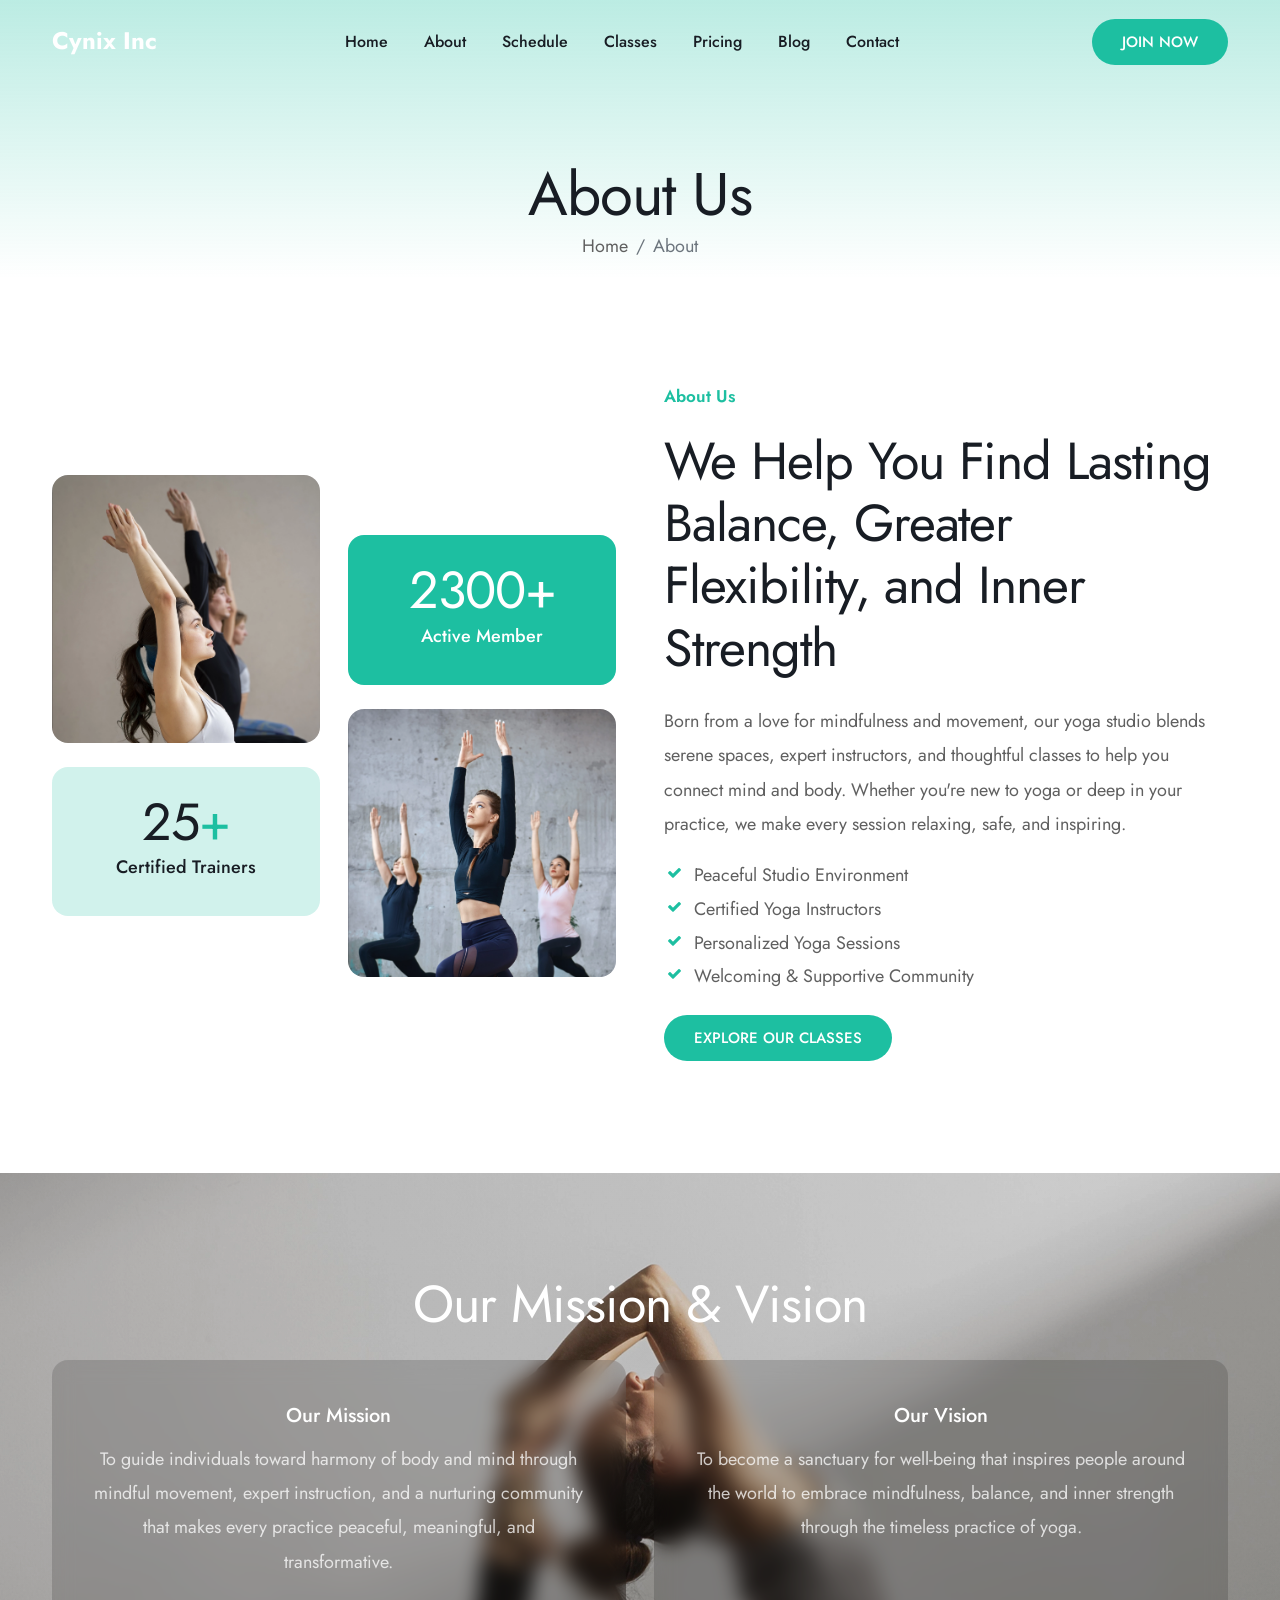
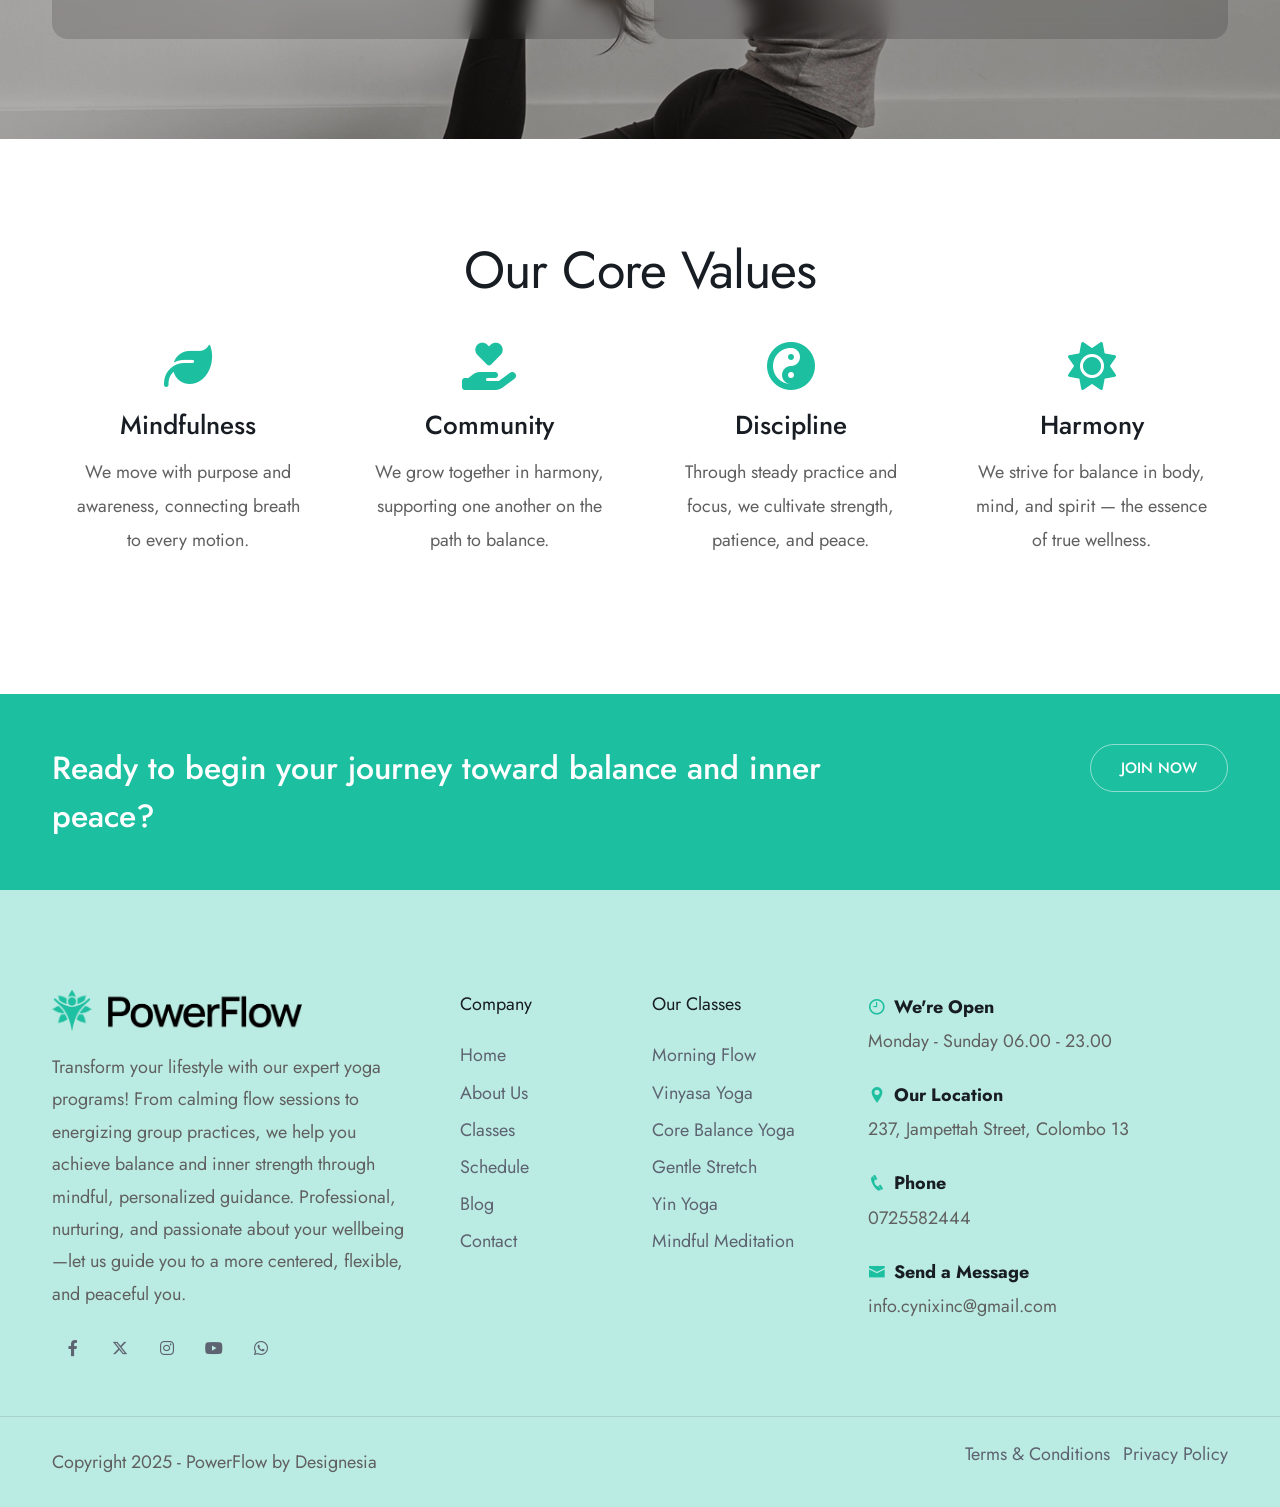
<file: about.html>
<!DOCTYPE html>
<html lang="en">

<head>
    <title>PowerFlow - Gym Fitness and Yoga HTML Template</title>
    <link rel="icon" href="images/icon.webp" type="image/gif" sizes="16x16">
    <meta content="text/html;charset=utf-8" http-equiv="Content-Type">
    <meta content="width=device-width, initial-scale=1.0" name="viewport" >
    <meta content="PowerFlow - Gym Fitness and Yoga HTML Template" name="description" >
    <meta content="" name="keywords" >
    <meta content="" name="author" >
    <!-- CSS Files
    ================================================== -->
    <link href="css/bootstrap.min.css" rel="stylesheet" type="text/css" id="bootstrap">
    <link href="css/plugins.css" rel="stylesheet" type="text/css" >
    <link href="css/style.css" rel="stylesheet" type="text/css" >
    <link href="css/coloring.css" rel="stylesheet" type="text/css" >
    <!-- color scheme -->
    <link id="colors" href="css/colors/scheme-02.css" rel="stylesheet" type="text/css" >
    <!-- custom css -->
    <link href="css/custom_02.css" rel="stylesheet" type="text/css" >
    <!-- Open Graph / SEO -->
    <meta property="og:title" content="Cynix Inc">
    <meta property="og:description" content="Your premier fitness destination in Sri Lanka">
    <meta property="og:image" content="images/background/4.webp">
    <meta property="og:type" content="website">
    <meta property="og:url" content="">
    <meta name="twitter:card" content="summary_large_image">

</head>

<body>

    <!-- header begin -->
    <header class="header-light transparent">
        <div class="container">
            <div class="row">
                <div class="col-md-12">
                    <div class="de-flex">
                        <div class="de-flex-col">
                            <!-- logo begin -->
                            <div id="logo">
                                <span class="gym-name text-white fw-bold fs-24" data-gym-name>Cynix Inc</span>
                            </div>
                            <!-- logo close -->
                        </div>

                        <div class="de-flex-col">
                            <div class="de-flex-col header-col-mid">
                                <ul id="mainmenu">
                                    <li><a class="menu-item" href="index.html">Home</a></li>
                                    <li><a class="menu-item" href="about.html">About</a></li>
                                    <li><a class="menu-item" href="schedule.html">Schedule</a></li>
                                    <li><a class="menu-item" href="classes.html">Classes</a></li>
                                    <li><a class="menu-item" href="pricing.html">Pricing</a></li>
                                    <li><a class="menu-item" href="blog.html">Blog</a></li>
                                    <li><a class="menu-item" href="contact.html">Contact</a></li>
                                </ul>
                            </div>
                        </div>

                        <div class="de-flex-col">
                            <a class="btn-main fx-slide w-100" href="join.html"><span>Join Now</span></a>

                            <div class="menu_side_area">
                                <span id="menu-btn"></span>
                            </div>
                        </div>
                    </div>
                </div>
            </div>
        </div>
    </header>
    <!-- header end -->

    <!-- main content begin -->
    <main>

        <section class="pb-0 relative">
            <div class="container relative z-2">
                <div class="row g-4">
                    <div class="col-lg-12 text-center">
                        <div class="spacer-double"></div>
                        <h1 class="mb-0">About Us</h1>
                        <ol class="breadcrumb justify-content-center">
                            <li class="breadcrumb-item"><a href="index.html">Home</a></li>
                            <li class="breadcrumb-item active" aria-current="page">About</li>
                        </ol>
                    </div>
                </div>
            </div>
            <div class="gradient-edge-top color op-3 h-100"></div>
        </section>

        <section>
            <div class="container">
                <div class="row align-items-center g-4 gx-5">
                    
                    <div class="col-lg-6">
                        <div class="row g-4 g">
                            <div class="col-6">
                                <img src="images/misc/s2.webp" class="img-fluid rounded-1 mb-4 wow scaleIn" alt="">
                                <div class="col-12 text-center">
                                    <div class="bg-color-op-2 px-4 py-4 rounded-1 wow fadeInLeft">
                                        <div class="de_count">
                                            <h2 class="mb-0">25<span class="id-color">+</span></h2>
                                            <h5 class="fs-400">Certified Trainers</h5>
                                        </div>
                                    </div>
                                </div>
                            </div>
                            <div class="col-6">
                                <div class="spacer-double sm-hide"></div>
                                <div class="col-12 text-center">
                                    <div class="bg-color text-light px-4 py-4 rounded-1 wow fadeInRight">
                                        <div class="de_count">
                                            <h2 class="mb-0">2300<span>+</span></h2>
                                            <h5 class="fs-400">Active Member</h5>
                                        </div>
                                    </div>
                                </div>
                                <img src="images/misc/s1.webp" class="img-fluid rounded-1 mt-4 wow scaleIn" alt="">
                            </div>
                        </div>
                    </div>

                    <div class="col-lg-6">
                        <div class="subtitle id-color">About Us</div>
                        <h2>We Help You Find Lasting Balance, Greater Flexibility, and Inner Strength</h2>
                        <p>
                            Born from a love for mindfulness and movement, our yoga studio blends serene spaces, 
                            expert instructors, and thoughtful classes to help you connect mind and body. 
                            Whether you're new to yoga or deep in your practice, we make every session relaxing, safe, and inspiring.
                        </p>
                        <ul class="ul-check mb-4">
                            <li>Peaceful Studio Environment</li>
                            <li>Certified Yoga Instructors</li>
                            <li>Personalized Yoga Sessions</li>
                            <li>Welcoming & Supportive Community</li>
                        </ul>
                        <a href="classes.html" class="btn-main fx-slide"><span>Explore Our Classes</span></a>
                    </div>

                </div>
            </div>
        </section>

        <section class="relative text-light" data-bgimage="url(images/background/3.webp)">
            <div class="sw-overlay op-2"></div>
            <div class="container text-center relative z-2">
                <h2>Our Mission & Vision</h2>
                <div class="row g-4">
                    <div class="col-md-6">
                        <div class="p-40 bg-blur rounded-1 h-100">
                            <h4>Our Mission</h4>
                            <p>
                                To guide individuals toward harmony of body and mind through mindful movement, 
                                expert instruction, and a nurturing community that makes every practice peaceful, meaningful, and transformative.
                            </p>
                        </div>
                    </div>
                    <div class="col-md-6">
                        <div class="p-40 bg-blur rounded-1 h-100">
                            <h4>Our Vision</h4>
                            <p>
                                To become a sanctuary for well-being that inspires people around the world to embrace mindfulness, balance, 
                                and inner strength through the timeless practice of yoga.
                            </p>
                        </div>
                    </div>
                </div>
            </div>
        </section>


        <section>
            <div class="container text-center">
                <h2>Our Core Values</h2>
                <div class="row g-4">
                    <div class="col-md-3">
                        <div class="p-3">
                            <i class="fa fa-leaf fs-48 id-color mb-3"></i>
                            <h3>Mindfulness</h3>
                            <p>We move with purpose and awareness, connecting breath to every motion.</p>
                        </div>
                    </div>
                    <div class="col-md-3">
                        <div class="p-3">
                            <i class="fa fa-hand-holding-heart fs-48 id-color mb-3"></i>
                            <h3>Community</h3>
                            <p>We grow together in harmony, supporting one another on the path to balance.</p>
                        </div>
                    </div>
                    <div class="col-md-3">
                        <div class="p-3">
                            <i class="fa fa-yin-yang fs-48 id-color mb-3"></i>
                            <h3>Discipline</h3>
                            <p>Through steady practice and focus, we cultivate strength, patience, and peace.</p>
                        </div>
                    </div>
                    <div class="col-md-3">
                        <div class="p-3">
                            <i class="fa fa-sun fs-48 id-color mb-3"></i>
                            <h3>Harmony</h3>
                            <p>We strive for balance in body, mind, and spirit — the essence of true wellness.</p>
                        </div>
                    </div>
                </div>
            </div>
        </section>


        <section class="bg-color text-light pt-50 pb-50">
            <div class="container">
                <div class="row g-4">
                    <div class="col-md-9">
                        <h3 class="mb-0 fs-32">Ready to begin your journey toward balance and inner peace?</h3>
                    </div>
                    <div class="col-lg-3 text-lg-end">
                        <a class="btn-main fx-slide btn-line" href="join.html"><span>Join Now</span></a>
                    </div>
                </div>
            </div>
        </section>

    </main>
    <!-- main content end -->

    <footer class="footer-light">
        <div class="container">
            <div class="row gx-5">
                <div class="col-lg-4 col-sm-6">
                    <img src="images/logo-dark.webp" class="w-250px" alt="" >
                    <div class="spacer-20"></div>
                    <p>Transform your lifestyle with our expert yoga programs! From calming flow sessions to energizing group practices, we help you achieve balance and inner strength through mindful, personalized guidance. Professional, nurturing, and passionate about your wellbeing—let us guide you to a more centered, flexible, and peaceful you.</p>

                    <div class="social-icons mb-sm-30">
                        <a href="#"><i class="fa-brands fa-facebook-f"></i></a>
                        <a href="#"><i class="fa-brands fa-x-twitter"></i></a>
                        <a href="#"><i class="fa-brands fa-instagram"></i></a>
                        <a href="#"><i class="fa-brands fa-youtube"></i></a>
                        <a href="#"><i class="fa-brands fa-whatsapp"></i></a>
                    </div>
                </div>
                <div class="col-lg-4 col-sm-12 order-lg-1 order-sm-2">
                    <div class="row">
                        <div class="col-lg-6 col-sm-6">
                            <div class="widget">
                                <h5>Company</h5>
                                <ul>                                        
                                    <li><a href="index.html">Home</a></li>
                                    <li><a href="about.html">About Us</a></li>
                                    <li><a href="classes.html">Classes</a></li>                                    
                                    <li><a href="schedule.html">Schedule</a></li>
                                    <li><a href="blog.html">Blog</a></li>
                                    <li><a href="contact.html">Contact</a></li>
                                </ul>
                            </div>
                        </div>
                        <div class="col-lg-6 col-sm-6">
                            <div class="widget">
                                <h5>Our Classes</h5>
                                <ul>
                                    <li><a href="class-single.html">Morning Flow</a></li>
                                    <li><a href="class-single.html">Vinyasa Yoga</a></li>
                                    <li><a href="class-single.html">Core Balance Yoga</a></li>
                                    <li><a href="class-single.html">Gentle Stretch</a></li>
                                    <li><a href="class-single.html">Yin Yoga</a></li>
                                    <li><a href="class-single.html">Mindful Meditation</a></li>
                                </ul>
                            </div>
                        </div>
                    </div>
                </div>
                <div class="col-lg-4 col-sm-6 order-lg-2 order-sm-1">
                    <div class="widget">
                        <div class="fw-bold text-dark"><i class="icofont-clock-time me-2 id-color"></i>We're Open</div>
                        Monday - Sunday 06.00 - 23.00

                        <div class="spacer-20"></div>

                        <div class="fw-bold text-dark"><i class="icofont-location-pin me-2 id-color"></i>Our Location</div>
                        <span class="gym-address" data-gym-address>237, Jampettah Street, Colombo 13</span>

                        <div class="spacer-20"></div>

                        <div class="fw-bold text-dark"><i class="icofont-phone me-2 id-color"></i>Phone</div>
                        <span class="gym-phone" data-gym-phone>0725582444</span>

                        <div class="spacer-20"></div>

                        <div class="fw-bold text-dark"><i class="icofont-envelope me-2 id-color"></i>Send a Message</div>
                        info.cynixinc@gmail.com                            
                    </div>
                </div>
            </div>
        </div>
        <div class="subfooter">
            <div class="container">
                <div class="row">
                    <div class="col-md-12">
                        <div class="de-flex">
                            <div class="de-flex-col">
                                Copyright 2025 - PowerFlow by Designesia
                            </div>
                            <ul class="list-inline">
                                <li class="list-inline-item"><a href="#">Terms &amp; Conditions</a></li>
                                <li class="list-inline-item"><a href="#">Privacy Policy</a></li>
                            </ul>
                        </div>
                    </div>
                </div>
            </div>
        </div>
    </footer>

    <div class="float-text show-on-scroll">
        <span><a href="#">Scroll to top</a></span>
    </div>
    <div class="scrollbar-v show-on-scroll"></div>

    <!-- page preloader begin -->
    <div id="de-loader"></div>
    <!-- page preloader close -->

    <!-- Javascript Files
    ================================================== -->
    <script src="js/vendors.js"></script>
    <script src="js/designesia.js"></script>
    <script src="js/url-params.js"></script>
    <script src="js/seo.js"></script>

</body>

</html>
</file>
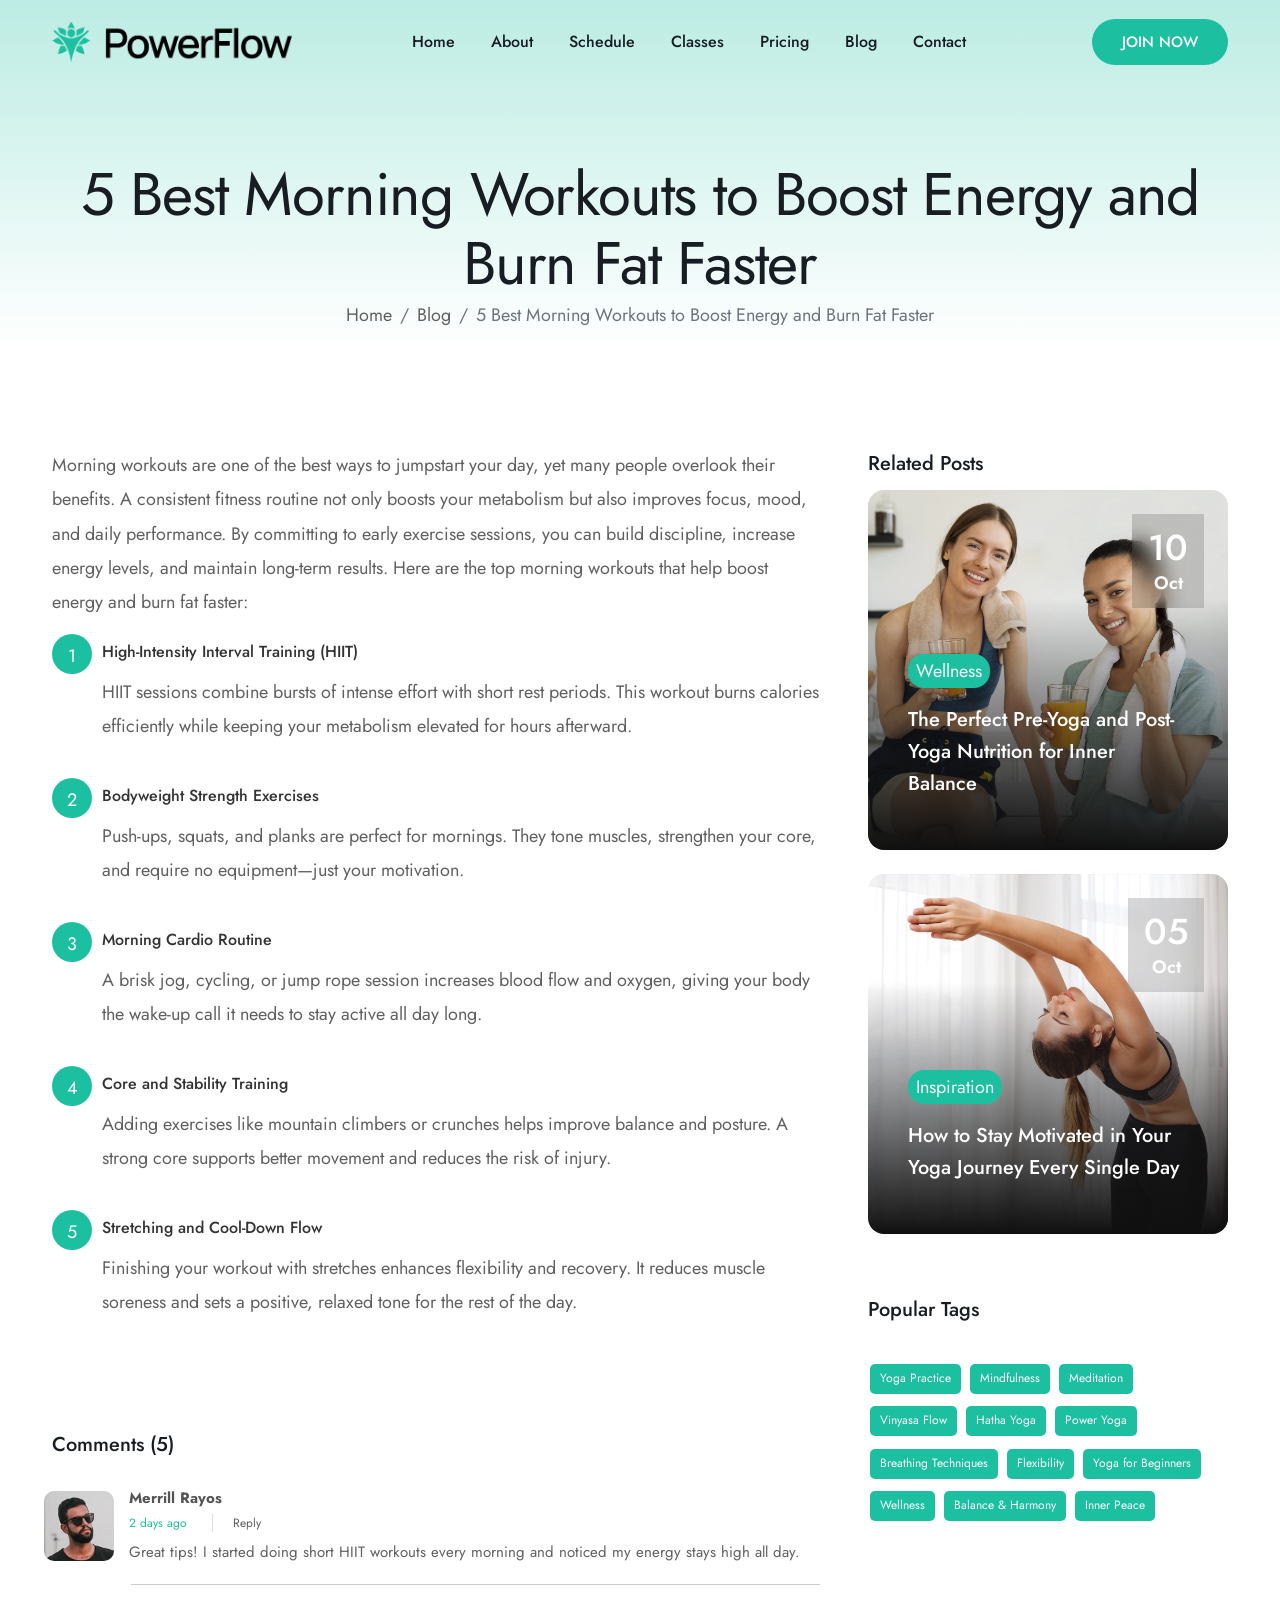
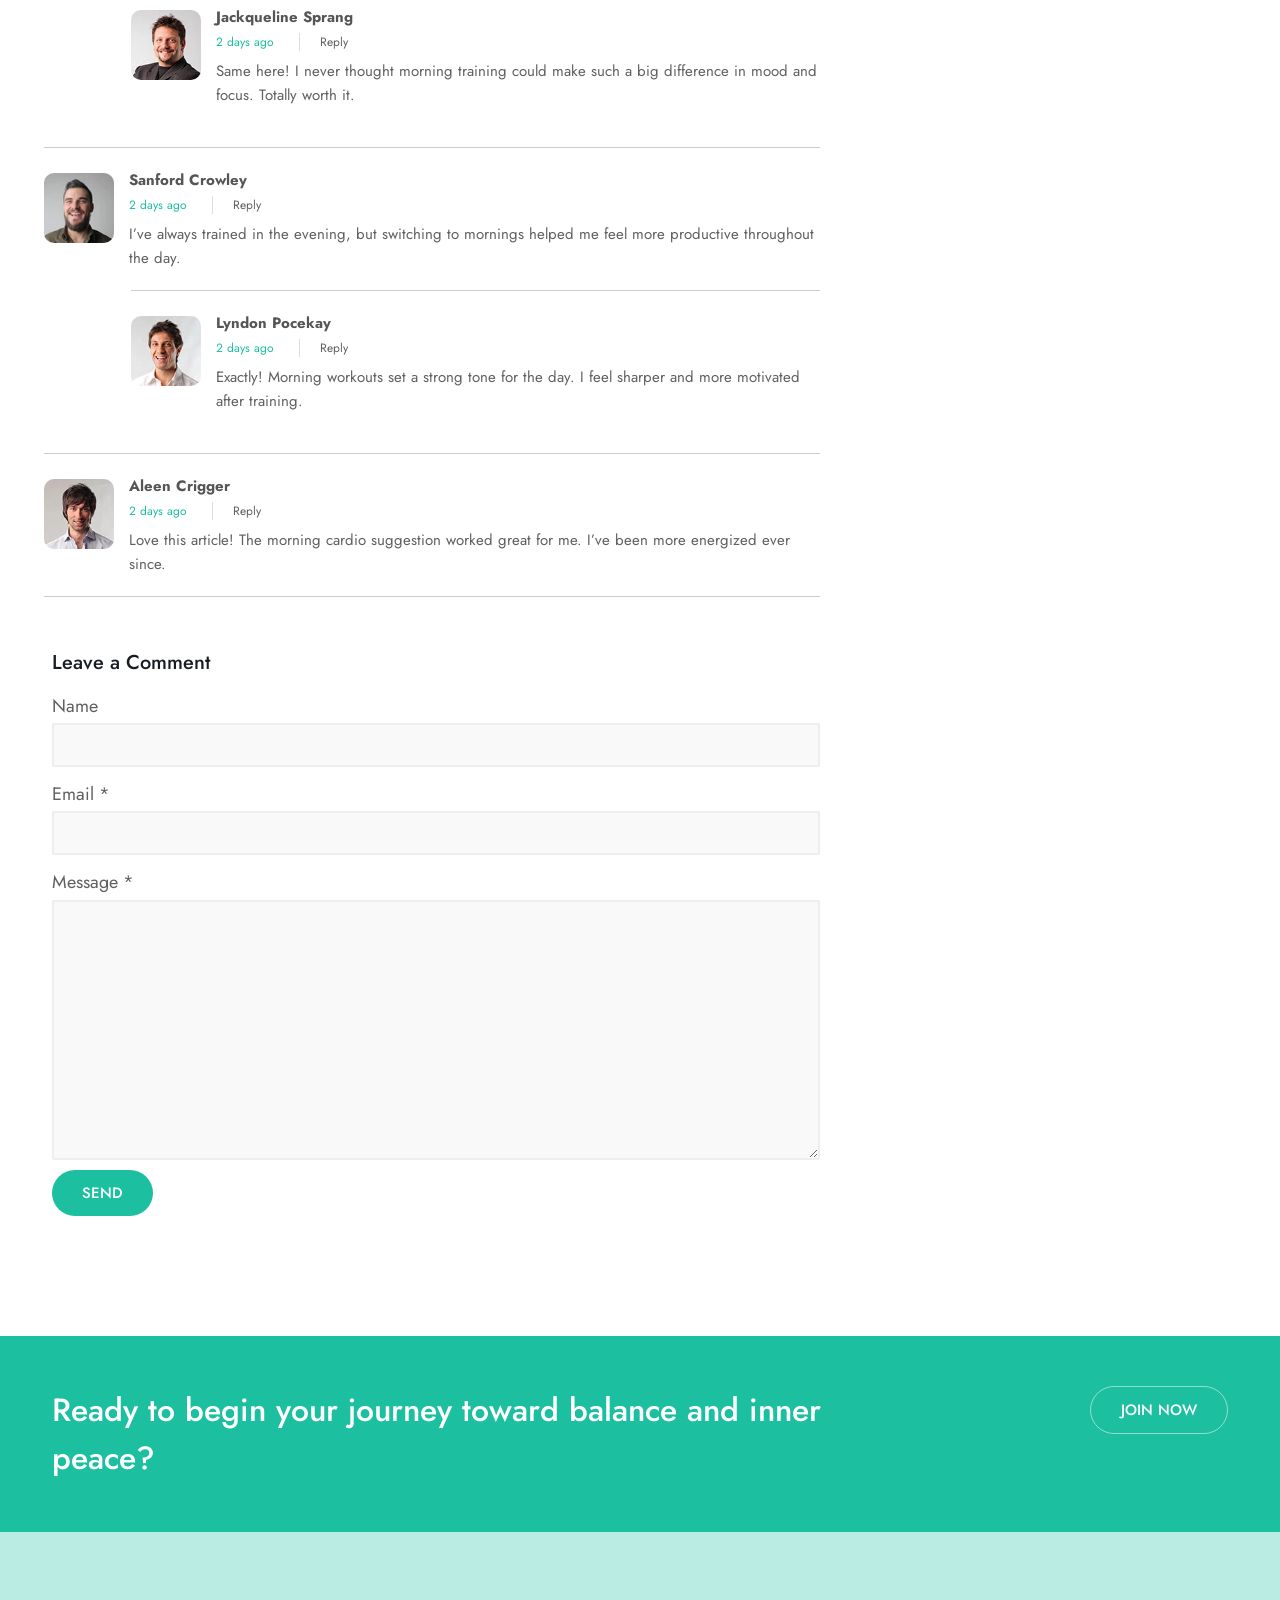
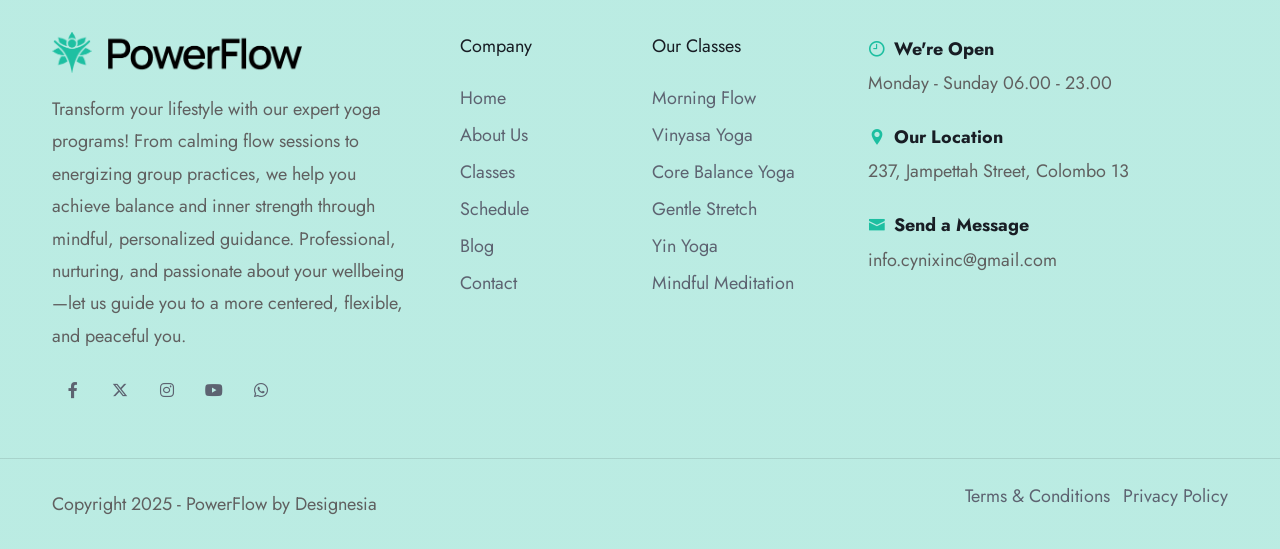
<file: blog-single.html>
<!DOCTYPE html>
<html lang="en">

<head>
    <title>PowerFlow - Gym Fitness and Yoga HTML Template</title>
    <link rel="icon" href="images/icon.webp" type="image/gif" sizes="16x16">
    <meta content="text/html;charset=utf-8" http-equiv="Content-Type">
    <meta content="width=device-width, initial-scale=1.0" name="viewport" >
    <meta content="PowerFlow - Gym Fitness and Yoga HTML Template" name="description" >
    <meta content="" name="keywords" >
    <meta content="" name="author" >
    <!-- CSS Files
    ================================================== -->
    <link href="css/bootstrap.min.css" rel="stylesheet" type="text/css" id="bootstrap">
    <link href="css/plugins.css" rel="stylesheet" type="text/css" >
    <link href="css/style.css" rel="stylesheet" type="text/css" >
    <link href="css/coloring.css" rel="stylesheet" type="text/css" >
    <!-- color scheme -->
    <link id="colors" href="css/colors/scheme-02.css" rel="stylesheet" type="text/css" >
    <!-- custom css -->
    <link href="css/custom_02.css" rel="stylesheet" type="text/css" >
    <!-- Open Graph / SEO -->
    <meta property="og:title" content="Cynix Inc">
    <meta property="og:description" content="Your premier fitness destination in Sri Lanka">
    <meta property="og:image" content="images/background/4.webp">
    <meta property="og:type" content="website">
    <meta property="og:url" content="">
    <meta name="twitter:card" content="summary_large_image">

</head>

<body>

    <!-- header begin -->
    <header class="header-light transparent">
        <div class="container">
            <div class="row">
                <div class="col-md-12">
                    <div class="de-flex">
                        <div class="de-flex-col">
                            <!-- logo begin -->
                            <div id="logo">
                                <a href="index.html">
                                    <img class="logo-main" src="images/logo-dark.webp" alt="" >
                                    <img class="logo-scroll" src="images/logo-dark.webp" alt="" >
                                    <img class="logo-mobile" src="images/logo-dark.webp" alt="" >
                                </a>
                            </div>
                            <!-- logo close -->
                        </div>

                        <div class="de-flex-col">
                            <div class="de-flex-col header-col-mid">
                                <ul id="mainmenu">
                                    <li><a class="menu-item" href="index.html">Home</a></li>
                                    <li><a class="menu-item" href="about.html">About</a></li>
                                    <li><a class="menu-item" href="schedule.html">Schedule</a></li>
                                    <li><a class="menu-item" href="classes.html">Classes</a></li>
                                    <li><a class="menu-item" href="pricing.html">Pricing</a></li>
                                    <li><a class="menu-item" href="blog.html">Blog</a></li>
                                    <li><a class="menu-item" href="contact.html">Contact</a></li>
                                </ul>
                            </div>
                        </div>

                        <div class="de-flex-col">
                            <a class="btn-main fx-slide w-100" href="join.html"><span>Join Now</span></a>

                            <div class="menu_side_area">
                                <span id="menu-btn"></span>
                            </div>
                        </div>
                    </div>
                </div>
            </div>
        </div>
    </header>
    <!-- header end -->

    <!-- main content begin -->
    <main>

        <section class="pb-0 relative">
            <div class="container relative z-2">
                <div class="row g-4">
                    <div class="col-lg-12 text-center">
                        <div class="spacer-double"></div>
                        <h1 class="mb-0">5 Best Morning Workouts to Boost Energy and Burn Fat Faster</h1>
                        <ol class="breadcrumb justify-content-center">
                            <li class="breadcrumb-item"><a href="index.html">Home</a></li>
                            <li class="breadcrumb-item"><a href="blog.html">Blog</a></li>
                            <li class="breadcrumb-item active" aria-current="page">5 Best Morning Workouts to Boost Energy and Burn Fat Faster</li>
                        </ol>
                    </div>
                </div>
            </div>
            <div class="gradient-edge-top color op-3 h-100"></div>
        </section>

        <section>
            <div class="container">
                <div class="row gx-5">
                    <div class="col-lg-8">
                        <div class="blog-read">

                            <p>
                                Morning workouts are one of the best ways to jumpstart your day, yet many people overlook their benefits. 
                                A consistent fitness routine not only boosts your metabolism but also improves focus, mood, and daily performance. 
                                By committing to early exercise sessions, you can build discipline, increase energy levels, and maintain long-term results. 
                                
                                Here are the top morning workouts that help boost energy and burn fat faster:
                            </p>

                            <ol class="ol-style-1">
                              <li>
                                <h4>High-Intensity Interval Training (HIIT)</h4>
                                <p>
                                  HIIT sessions combine bursts of intense effort with short rest periods. 
                                  This workout burns calories efficiently while keeping your metabolism elevated for hours afterward.
                                </p>
                              </li>

                              <li>
                                <h4>Bodyweight Strength Exercises</h4>
                                <p>
                                  Push-ups, squats, and planks are perfect for mornings. 
                                  They tone muscles, strengthen your core, and require no equipment—just your motivation.
                                </p>
                              </li>

                              <li>
                                <h4>Morning Cardio Routine</h4>
                                <p>
                                  A brisk jog, cycling, or jump rope session increases blood flow and oxygen, 
                                  giving your body the wake-up call it needs to stay active all day long.
                                </p>
                              </li>

                              <li>
                                <h4>Core and Stability Training</h4>
                                <p>
                                  Adding exercises like mountain climbers or crunches helps improve balance and posture. 
                                  A strong core supports better movement and reduces the risk of injury.
                                </p>
                              </li>

                              <li>
                                <h4>Stretching and Cool-Down Flow</h4>
                                <p>
                                  Finishing your workout with stretches enhances flexibility and recovery. 
                                  It reduces muscle soreness and sets a positive, relaxed tone for the rest of the day.
                                </p>
                              </li>
                            </ol>

                        </div>

                        <div class="spacer-single"></div>

                        <div id="blog-comment">
                            <h4>Comments (5)</h4>

                            <div class="spacer-half"></div>

                            <ol>
                                <li>
                                    <div class="avatar">
                                        <img src="images/testimonial/1.webp" alt="">
                                    </div>
                                    <div class="comment-info">
                                        <span class="c_name">Merrill Rayos</span>
                                        <span class="c_date id-color">2 days ago</span>
                                        <span class="c_reply"><a href="#">Reply</a></span>
                                        <div class="clearfix"></div>
                                    </div>

                                    <div class="comment">
                                        Great tips! I started doing short HIIT workouts every morning and noticed my energy stays high all day.
                                    </div>
                                    <ol>
                                        <li>
                                            <div class="avatar">
                                                <img src="images/testimonial/2.webp" alt="">
                                            </div>
                                            <div class="comment-info">
                                                <span class="c_name">Jackqueline Sprang</span>
                                                <span class="c_date id-color">2 days ago</span>
                                                <span class="c_reply"><a href="#">Reply</a></span>
                                                <div class="clearfix"></div>
                                            </div>
                                            <div class="comment">
                                                Same here! I never thought morning training could make such a big difference in mood and focus. Totally worth it.
                                            </div>
                                        </li>
                                    </ol>
                                </li>

                                <li>
                                    <div class="avatar">
                                        <img src="images/testimonial/3.webp" alt="">
                                    </div>
                                    <div class="comment-info">
                                        <span class="c_name">Sanford Crowley</span>
                                        <span class="c_date id-color">2 days ago</span>
                                        <span class="c_reply"><a href="#">Reply</a></span>
                                        <div class="clearfix"></div>
                                    </div>
                                    <div class="comment">
                                        I’ve always trained in the evening, but switching to mornings helped me feel more productive throughout the day.
                                    </div>
                                    <ol>
                                        <li>
                                            <div class="avatar">
                                                <img src="images/testimonial/4.webp" alt="">
                                            </div>
                                            <div class="comment-info">
                                                <span class="c_name">Lyndon Pocekay</span>
                                                <span class="c_date id-color">2 days ago</span>
                                                <span class="c_reply"><a href="#">Reply</a></span>
                                                <div class="clearfix"></div>
                                            </div>
                                            <div class="comment">
                                                Exactly! Morning workouts set a strong tone for the day. I feel sharper and more motivated after training.
                                            </div>
                                        </li>
                                    </ol>
                                </li>

                                <li>
                                    <div class="avatar">
                                        <img src="images/testimonial/5.webp" alt="">
                                    </div>
                                    <div class="comment-info">
                                        <span class="c_name">Aleen Crigger</span>
                                        <span class="c_date id-color">2 days ago</span>
                                        <span class="c_reply"><a href="#">Reply</a></span>
                                        <div class="clearfix"></div>
                                    </div>
                                    <div class="comment">
                                        Love this article! The morning cardio suggestion worked great for me. I’ve been more energized ever since.
                                    </div>
                                </li>
                            </ol>

                            <div class="spacer-single"></div>

                            <div id="comment-form-wrapper">
                                <h4>Leave a Comment</h4>
                                <div class="comment_form_holder">
                                    <form id="contact_form" name="form1" class="form-border" method="post" action="#">

                                        <label>Name</label>
                                        <input type="text" name="name" id="name" class="form-control">

                                        <label>Email <span class="req">*</span></label>
                                        <input type="text" name="email" id="email" class="form-control">
                                        <div id="error_email" class="error">Please check your email</div>

                                        <label>Message <span class="req">*</span></label>
                                        <textarea cols="10" rows="10" name="message" id="message" class="form-control"></textarea>
                                        <div id="error_message" class="error">Please check your message</div>
                                        <div id="mail_success" class="success">Thank you. Your message has been sent.</div>
                                        <div id="mail_failed" class="error">Error, email not sent</div>

                                        <p id="btnsubmit">
                                            <input type="submit" id="send" value="Send" class="btn-main">
                                        </p>

                                    </form>
                                </div>
                            </div>
                        </div>
                    </div>


                    <div class="col-lg-4">
                        <div class="widget widget-post">
                            <h4>Related Posts</h4>
                            <div class="blog-related-post">
                                <div class="mb-4">
                                    <a href="blog-single.html" class="d-block hover relative rounded-1 overflow-hidden text-light">
                                        <div class="relative">
                                            <div class="abs end-0 z-2 bg-blur text-white p-3 pb-2 m-4 text-center fw-600">
                                                <h4 class="fs-36 mb-0 lh-1">10</h4>
                                                <span>Oct</span>
                                            </div>
                                        </div>                        
                                        <img src="images/news/s2.webp" class="w-100 hover-scale-1-1" alt="">
                                        <div class="absolute start-0 bottom-0 p-40 z-2">
                                            <div class="bg-color rounded-1 p-0 px-2 d-inline-block mb-3">Wellness</div>
                                            <h4>The Perfect Pre-Yoga and Post-Yoga Nutrition for Inner Balance</h4>
                                        </div>
                                        <div class="gradient-edge-bottom h-70"></div>
                                    </a>
                                </div>

                                <div>
                                    <a href="blog-single.html" class="d-block hover relative rounded-1 overflow-hidden text-light">
                                        <div class="relative">
                                            <div class="abs end-0 z-2 bg-blur text-white p-3 pb-2 m-4 text-center fw-600">
                                                <h4 class="fs-36 mb-0 lh-1">05</h4>
                                                <span>Oct</span>
                                            </div>
                                        </div>                        
                                        <img src="images/news/s3.webp" class="w-100 hover-scale-1-1" alt="">
                                        <div class="absolute start-0 bottom-0 p-40 z-2">
                                            <div class="bg-color rounded-1 p-0 px-2 d-inline-block mb-3">Inspiration</div>
                                            <h4>How to Stay Motivated in Your Yoga Journey Every Single Day</h4>
                                        </div>
                                        <div class="gradient-edge-bottom h-70"></div>
                                    </a>
                                </div>
                            </div>    


                        </div>
                        
                        <div class="widget widget_tags">
                            <h4>Popular Tags</h4>
                            <ul>
                                <li><a href="#link">Yoga Practice</a></li>
                                <li><a href="#link">Mindfulness</a></li>
                                <li><a href="#link">Meditation</a></li>
                                <li><a href="#link">Vinyasa Flow</a></li>
                                <li><a href="#link">Hatha Yoga</a></li>
                                <li><a href="#link">Power Yoga</a></li>
                                <li><a href="#link">Breathing Techniques</a></li>
                                <li><a href="#link">Flexibility</a></li>
                                <li><a href="#link">Yoga for Beginners</a></li>
                                <li><a href="#link">Wellness</a></li>
                                <li><a href="#link">Balance & Harmony</a></li>
                                <li><a href="#link">Inner Peace</a></li>
                            </ul>
                        </div>


                    </div>
                </div>
            </div>
        </section>


        <section class="bg-color text-light pt-50 pb-50">
            <div class="container">
                <div class="row g-4">
                    <div class="col-md-9">
                        <h3 class="mb-0 fs-32">Ready to begin your journey toward balance and inner peace?</h3>
                    </div>
                    <div class="col-lg-3 text-lg-end">
                        <a class="btn-main fx-slide btn-line" href="join.html"><span>Join Now</span></a>
                    </div>
                </div>
            </div>
        </section>

    </main>
    <!-- main content end -->

    <footer class="footer-light">
        <div class="container">
            <div class="row gx-5">
                <div class="col-lg-4 col-sm-6">
                    <img src="images/logo-dark.webp" class="w-250px" alt="" >
                    <div class="spacer-20"></div>
                    <p>Transform your lifestyle with our expert yoga programs! From calming flow sessions to energizing group practices, we help you achieve balance and inner strength through mindful, personalized guidance. Professional, nurturing, and passionate about your wellbeing—let us guide you to a more centered, flexible, and peaceful you.</p>

                    <div class="social-icons mb-sm-30">
                        <a href="#"><i class="fa-brands fa-facebook-f"></i></a>
                        <a href="#"><i class="fa-brands fa-x-twitter"></i></a>
                        <a href="#"><i class="fa-brands fa-instagram"></i></a>
                        <a href="#"><i class="fa-brands fa-youtube"></i></a>
                        <a href="#"><i class="fa-brands fa-whatsapp"></i></a>
                    </div>
                </div>
                <div class="col-lg-4 col-sm-12 order-lg-1 order-sm-2">
                    <div class="row">
                        <div class="col-lg-6 col-sm-6">
                            <div class="widget">
                                <h5>Company</h5>
                                <ul>                                        
                                    <li><a href="index.html">Home</a></li>
                                    <li><a href="about.html">About Us</a></li>
                                    <li><a href="classes.html">Classes</a></li>                                    
                                    <li><a href="schedule.html">Schedule</a></li>
                                    <li><a href="blog.html">Blog</a></li>
                                    <li><a href="contact.html">Contact</a></li>
                                </ul>
                            </div>
                        </div>
                        <div class="col-lg-6 col-sm-6">
                            <div class="widget">
                                <h5>Our Classes</h5>
                                <ul>
                                    <li><a href="class-single.html">Morning Flow</a></li>
                                    <li><a href="class-single.html">Vinyasa Yoga</a></li>
                                    <li><a href="class-single.html">Core Balance Yoga</a></li>
                                    <li><a href="class-single.html">Gentle Stretch</a></li>
                                    <li><a href="class-single.html">Yin Yoga</a></li>
                                    <li><a href="class-single.html">Mindful Meditation</a></li>
                                </ul>
                            </div>
                        </div>
                    </div>
                </div>
                <div class="col-lg-4 col-sm-6 order-lg-2 order-sm-1">
                    <div class="widget">
                        <div class="fw-bold text-dark"><i class="icofont-clock-time me-2 id-color"></i>We're Open</div>
                        Monday - Sunday 06.00 - 23.00

                        <div class="spacer-20"></div>

                        <div class="fw-bold text-dark"><i class="icofont-location-pin me-2 id-color"></i>Our Location</div>
                        237, Jampettah Street, Colombo 13

                        <div class="spacer-20"></div>

                        <div class="fw-bold text-dark"><i class="icofont-envelope me-2 id-color"></i>Send a Message</div>
                        info.cynixinc@gmail.com                            
                    </div>
                </div>
            </div>
        </div>
        <div class="subfooter">
            <div class="container">
                <div class="row">
                    <div class="col-md-12">
                        <div class="de-flex">
                            <div class="de-flex-col">
                                Copyright 2025 - PowerFlow by Designesia
                            </div>
                            <ul class="list-inline">
                                <li class="list-inline-item"><a href="#">Terms &amp; Conditions</a></li>
                                <li class="list-inline-item"><a href="#">Privacy Policy</a></li>
                            </ul>
                        </div>
                    </div>
                </div>
            </div>
        </div>
    </footer>

    <div class="float-text show-on-scroll">
        <span><a href="#">Scroll to top</a></span>
    </div>
    <div class="scrollbar-v show-on-scroll"></div>

    <!-- page preloader begin -->
    <div id="de-loader"></div>
    <!-- page preloader close -->

    <!-- Javascript Files
    ================================================== -->
    <script src="js/vendors.js"></script>
    <script src="js/designesia.js"></script>
    <script src="js/url-params.js"></script>
    <script src="js/seo.js"></script>

</body>

</html>
</file>
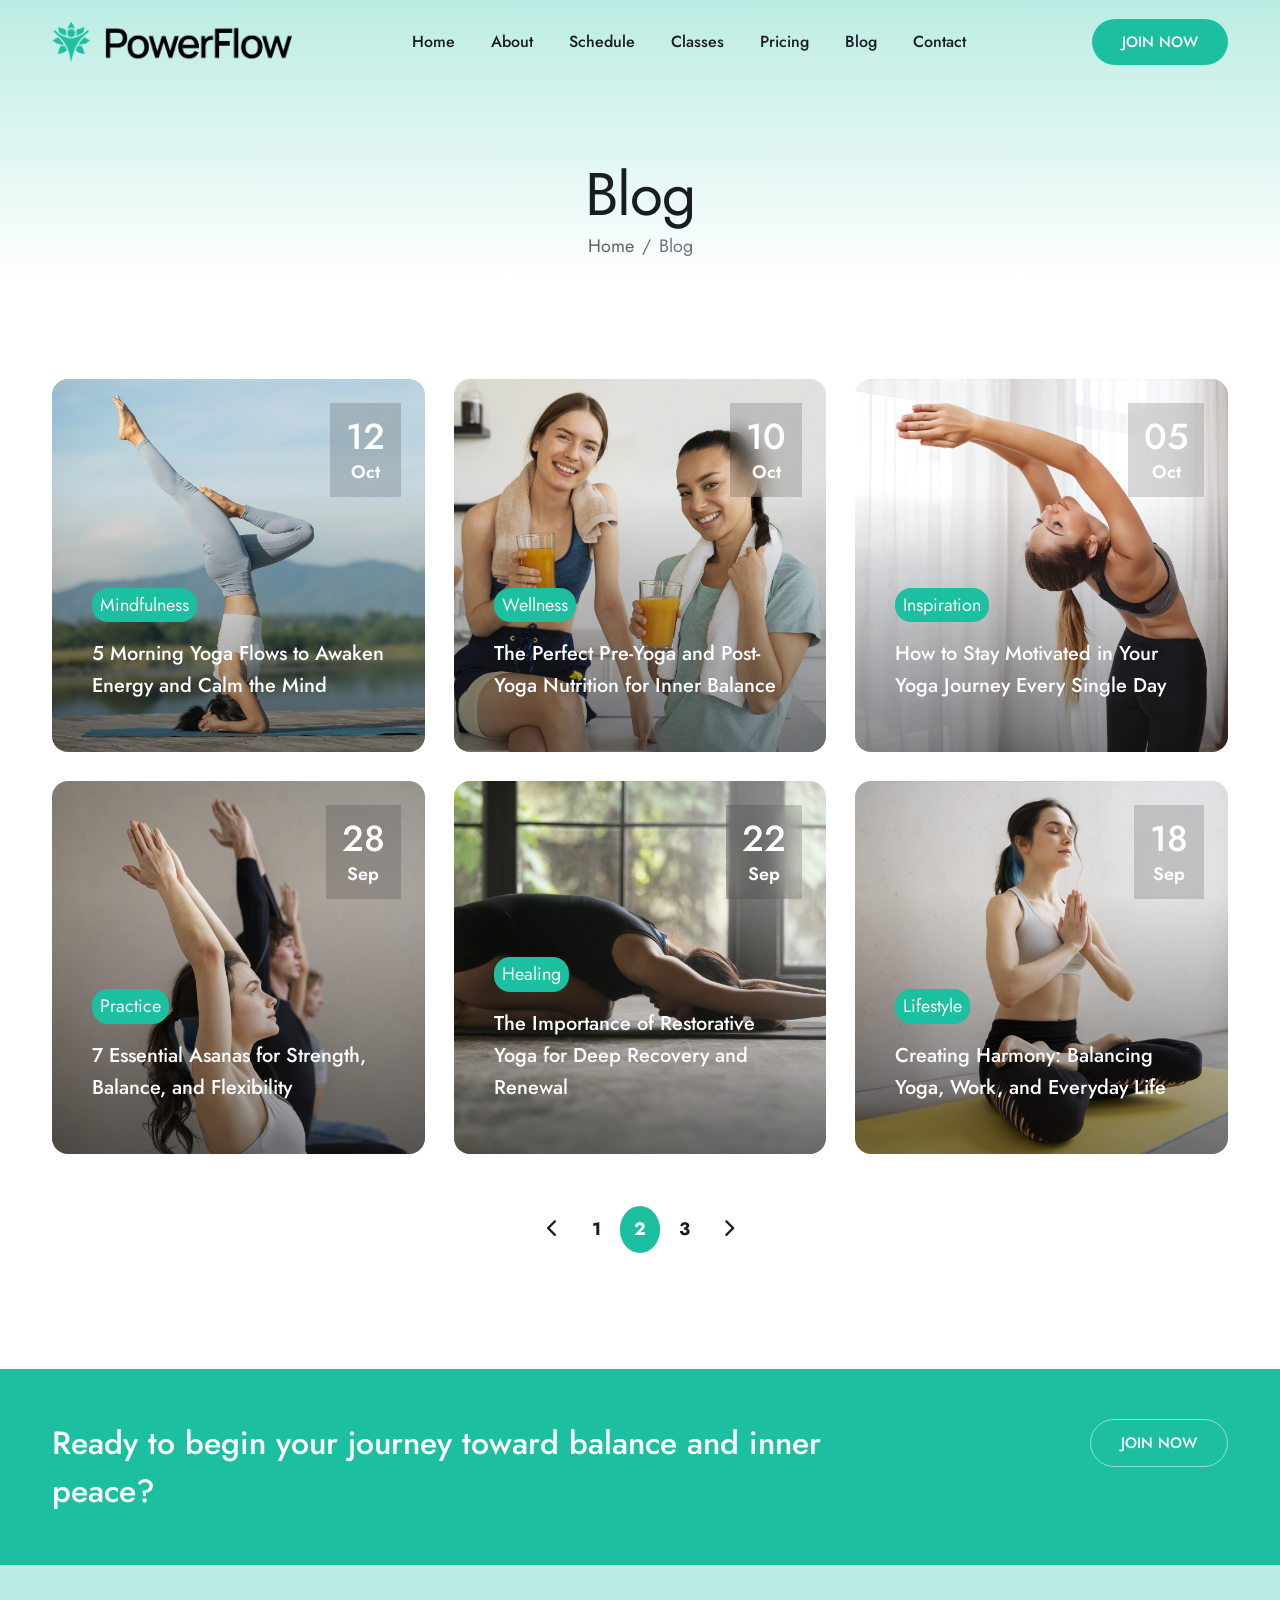
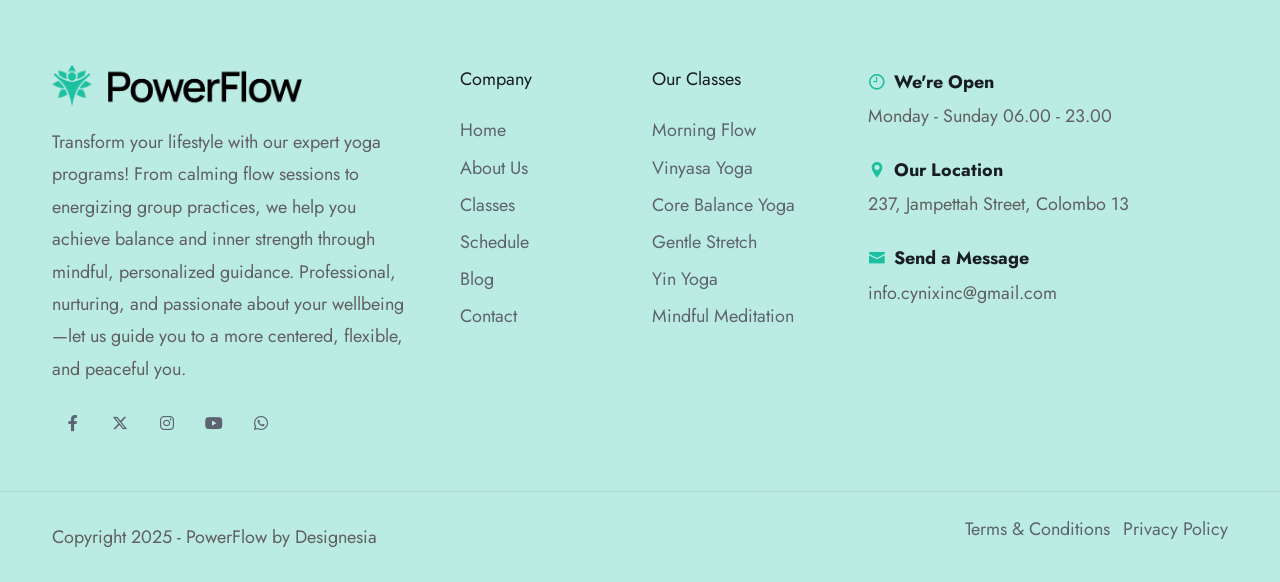
<file: blog.html>
<!DOCTYPE html>
<html lang="en">

<head>
    <title>PowerFlow - Gym Fitness and Yoga HTML Template</title>
    <link rel="icon" href="images/icon.webp" type="image/gif" sizes="16x16">
    <meta content="text/html;charset=utf-8" http-equiv="Content-Type">
    <meta content="width=device-width, initial-scale=1.0" name="viewport" >
    <meta content="PowerFlow - Gym Fitness and Yoga HTML Template" name="description" >
    <meta content="" name="keywords" >
    <meta content="" name="author" >
    <!-- CSS Files
    ================================================== -->
    <link href="css/bootstrap.min.css" rel="stylesheet" type="text/css" id="bootstrap">
    <link href="css/plugins.css" rel="stylesheet" type="text/css" >
    <link href="css/style.css" rel="stylesheet" type="text/css" >
    <link href="css/coloring.css" rel="stylesheet" type="text/css" >
    <!-- color scheme -->
    <link id="colors" href="css/colors/scheme-02.css" rel="stylesheet" type="text/css" >
    <!-- custom css -->
    <link href="css/custom_02.css" rel="stylesheet" type="text/css" >
    <!-- Open Graph / SEO -->
    <meta property="og:title" content="Cynix Inc">
    <meta property="og:description" content="Your premier fitness destination in Sri Lanka">
    <meta property="og:image" content="images/background/4.webp">
    <meta property="og:type" content="website">
    <meta property="og:url" content="">
    <meta name="twitter:card" content="summary_large_image">

</head>

<body>

    <!-- header begin -->
    <header class="header-light transparent">
        <div class="container">
            <div class="row">
                <div class="col-md-12">
                    <div class="de-flex">
                        <div class="de-flex-col">
                            <!-- logo begin -->
                            <div id="logo">
                                <a href="index.html">
                                    <img class="logo-main" src="images/logo-dark.webp" alt="" >
                                    <img class="logo-scroll" src="images/logo-dark.webp" alt="" >
                                    <img class="logo-mobile" src="images/logo-dark.webp" alt="" >
                                </a>
                            </div>
                            <!-- logo close -->
                        </div>

                        <div class="de-flex-col">
                            <div class="de-flex-col header-col-mid">
                                <ul id="mainmenu">
                                    <li><a class="menu-item" href="index.html">Home</a></li>
                                    <li><a class="menu-item" href="about.html">About</a></li>
                                    <li><a class="menu-item" href="schedule.html">Schedule</a></li>
                                    <li><a class="menu-item" href="classes.html">Classes</a></li>
                                    <li><a class="menu-item" href="pricing.html">Pricing</a></li>
                                    <li><a class="menu-item" href="blog.html">Blog</a></li>
                                    <li><a class="menu-item" href="contact.html">Contact</a></li>
                                </ul>
                            </div>
                        </div>

                        <div class="de-flex-col">
                            <a class="btn-main fx-slide w-100" href="join.html"><span>Join Now</span></a>

                            <div class="menu_side_area">
                                <span id="menu-btn"></span>
                            </div>
                        </div>
                    </div>
                </div>
            </div>
        </div>
    </header>
    <!-- header end -->

    <!-- main content begin -->
    <main>

        <section class="pb-0 relative">
            <div class="container relative z-2">
                <div class="row g-4">
                    <div class="col-lg-12 text-center">
                        <div class="spacer-double"></div>
                        <h1 class="mb-0">Blog</h1>
                        <ol class="breadcrumb justify-content-center">
                            <li class="breadcrumb-item"><a href="index.html">Home</a></li>
                            <li class="breadcrumb-item active" aria-current="page">Blog</li>
                        </ol>
                    </div>
                </div>
            </div>
            <div class="gradient-edge-top color op-3 h-100"></div>
        </section>

        <section>
            <div class="container">
                <div class="row g-4">

                    <div class="col-lg-4 wow fadeInUp" data-wow-delay="0.0s">
                        <a href="blog-single.html" class="d-block hover relative rounded-1 overflow-hidden text-light">
                            <div class="relative">
                                <div class="abs end-0 z-2 bg-blur text-white p-3 pb-2 m-4 text-center fw-600">
                                    <h4 class="fs-36 mb-0 lh-1">12</h4>
                                    <span>Oct</span>
                                </div>
                            </div>                        
                            <img src="images/news/s1.webp" class="w-100 hover-scale-1-1" alt="">
                            <div class="absolute start-0 bottom-0 p-40 z-2">
                                <div class="bg-color rounded-1 p-0 px-2 d-inline-block mb-3">Mindfulness</div>
                                <h4>5 Morning Yoga Flows to Awaken Energy and Calm the Mind</h4>
                            </div>
                            <div class="gradient-edge-bottom op-5 h-70"></div>
                        </a>
                    </div>

                    <div class="col-lg-4 wow fadeInUp" data-wow-delay="0.2s">
                        <a href="blog-single.html" class="d-block hover relative rounded-1 overflow-hidden text-light">
                            <div class="relative">
                                <div class="abs end-0 z-2 bg-blur text-white p-3 pb-2 m-4 text-center fw-600">
                                    <h4 class="fs-36 mb-0 lh-1">10</h4>
                                    <span>Oct</span>
                                </div>
                            </div>                        
                            <img src="images/news/s2.webp" class="w-100 hover-scale-1-1" alt="">
                            <div class="absolute start-0 bottom-0 p-40 z-2">
                                <div class="bg-color rounded-1 p-0 px-2 d-inline-block mb-3">Wellness</div>
                                <h4>The Perfect Pre-Yoga and Post-Yoga Nutrition for Inner Balance</h4>
                            </div>
                            <div class="gradient-edge-bottom op-5 h-70"></div>
                        </a>
                    </div>

                    <div class="col-lg-4 wow fadeInUp" data-wow-delay="0.4s">
                        <a href="blog-single.html" class="d-block hover relative rounded-1 overflow-hidden text-light">
                            <div class="relative">
                                <div class="abs end-0 z-2 bg-blur text-white p-3 pb-2 m-4 text-center fw-600">
                                    <h4 class="fs-36 mb-0 lh-1">05</h4>
                                    <span>Oct</span>
                                </div>
                            </div>                        
                            <img src="images/news/s3.webp" class="w-100 hover-scale-1-1" alt="">
                            <div class="absolute start-0 bottom-0 p-40 z-2">
                                <div class="bg-color rounded-1 p-0 px-2 d-inline-block mb-3">Inspiration</div>
                                <h4>How to Stay Motivated in Your Yoga Journey Every Single Day</h4>
                            </div>
                            <div class="gradient-edge-bottom op-5 h-70"></div>
                        </a>
                    </div>

                    <div class="col-lg-4 wow fadeInUp" data-wow-delay="0.6s">
                        <a href="blog-single.html" class="d-block hover relative rounded-1 overflow-hidden text-light">
                            <div class="relative">
                                <div class="abs end-0 z-2 bg-blur text-white p-3 pb-2 m-4 text-center fw-600">
                                    <h4 class="fs-36 mb-0 lh-1">28</h4>
                                    <span>Sep</span>
                                </div>
                            </div>                        
                            <img src="images/news/s4.webp" class="w-100 hover-scale-1-1" alt="">
                            <div class="absolute start-0 bottom-0 p-40 z-2">
                                <div class="bg-color rounded-1 p-0 px-2 d-inline-block mb-3">Practice</div>
                                <h4>7 Essential Asanas for Strength, Balance, and Flexibility</h4>
                            </div>
                            <div class="gradient-edge-bottom op-5 h-70"></div>
                        </a>
                    </div>

                    <div class="col-lg-4 wow fadeInUp" data-wow-delay="0.8s">
                        <a href="blog-single.html" class="d-block hover relative rounded-1 overflow-hidden text-light">
                            <div class="relative">
                                <div class="abs end-0 z-2 bg-blur text-white p-3 pb-2 m-4 text-center fw-600">
                                    <h4 class="fs-36 mb-0 lh-1">22</h4>
                                    <span>Sep</span>
                                </div>
                            </div>                        
                            <img src="images/news/s5.webp" class="w-100 hover-scale-1-1" alt="">
                            <div class="absolute start-0 bottom-0 p-40 z-2">
                                <div class="bg-color rounded-1 p-0 px-2 d-inline-block mb-3">Healing</div>
                                <h4>The Importance of Restorative Yoga for Deep Recovery and Renewal</h4>
                            </div>
                            <div class="gradient-edge-bottom op-5 h-70"></div>
                        </a>
                    </div>

                    <div class="col-lg-4 wow fadeInUp" data-wow-delay="1s">
                        <a href="blog-single.html" class="d-block hover relative rounded-1 overflow-hidden text-light">
                            <div class="relative">
                                <div class="abs end-0 z-2 bg-blur text-white p-3 pb-2 m-4 text-center fw-600">
                                    <h4 class="fs-36 mb-0 lh-1">18</h4>
                                    <span>Sep</span>
                                </div>
                            </div>                        
                            <img src="images/news/s6.webp" class="w-100 hover-scale-1-1" alt="">
                            <div class="absolute start-0 bottom-0 p-40 z-2">
                                <div class="bg-color rounded-1 p-0 px-2 d-inline-block mb-3">Lifestyle</div>
                                <h4>Creating Harmony: Balancing Yoga, Work, and Everyday Life</h4>
                            </div>
                            <div class="gradient-edge-bottom op-5 h-70"></div>
                        </a>
                    </div>     

                    <!-- pagination begin -->
                    <div class="col-lg-12 pt-4 text-center">
                        <div class="d-inline-block">
                            <nav aria-label="Page navigation example">
                              <ul class="pagination">
                                <li class="page-item">
                                  <a class="page-link" href="#" aria-label="Previous">
                                    <span aria-hidden="true"><i class="fa fa-chevron-left"></i></span>
                                  </a>
                                </li>
                                <li class="page-item"><a class="page-link" href="#">1</a></li>
                                <li class="page-item active" aria-current="page"><a class="page-link" href="#">2</a></li>
                                <li class="page-item"><a class="page-link" href="#">3</a></li>
                                <li class="page-item">
                                  <a class="page-link" href="#" aria-label="Next">
                                    <span aria-hidden="true"><i class="fa fa-chevron-right"></i></span>
                                  </a>
                                </li>
                              </ul>
                            </nav>
                        </div>
                    </div>
                    <!-- pagination end -->

                </div>

            </div>
        </section>


        <section class="bg-color text-light pt-50 pb-50">
            <div class="container">
                <div class="row g-4">
                    <div class="col-md-9">
                        <h3 class="mb-0 fs-32">Ready to begin your journey toward balance and inner peace?</h3>
                    </div>
                    <div class="col-lg-3 text-lg-end">
                        <a class="btn-main fx-slide btn-line" href="join.html"><span>Join Now</span></a>
                    </div>
                </div>
            </div>
        </section>

    </main>
    <!-- main content end -->

    <footer class="footer-light">
        <div class="container">
            <div class="row gx-5">
                <div class="col-lg-4 col-sm-6">
                    <img src="images/logo-dark.webp" class="w-250px" alt="" >
                    <div class="spacer-20"></div>
                    <p>Transform your lifestyle with our expert yoga programs! From calming flow sessions to energizing group practices, we help you achieve balance and inner strength through mindful, personalized guidance. Professional, nurturing, and passionate about your wellbeing—let us guide you to a more centered, flexible, and peaceful you.</p>

                    <div class="social-icons mb-sm-30">
                        <a href="#"><i class="fa-brands fa-facebook-f"></i></a>
                        <a href="#"><i class="fa-brands fa-x-twitter"></i></a>
                        <a href="#"><i class="fa-brands fa-instagram"></i></a>
                        <a href="#"><i class="fa-brands fa-youtube"></i></a>
                        <a href="#"><i class="fa-brands fa-whatsapp"></i></a>
                    </div>
                </div>
                <div class="col-lg-4 col-sm-12 order-lg-1 order-sm-2">
                    <div class="row">
                        <div class="col-lg-6 col-sm-6">
                            <div class="widget">
                                <h5>Company</h5>
                                <ul>                                        
                                    <li><a href="index.html">Home</a></li>
                                    <li><a href="about.html">About Us</a></li>
                                    <li><a href="classes.html">Classes</a></li>                                    
                                    <li><a href="schedule.html">Schedule</a></li>
                                    <li><a href="blog.html">Blog</a></li>
                                    <li><a href="contact.html">Contact</a></li>
                                </ul>
                            </div>
                        </div>
                        <div class="col-lg-6 col-sm-6">
                            <div class="widget">
                                <h5>Our Classes</h5>
                                <ul>
                                    <li><a href="class-single.html">Morning Flow</a></li>
                                    <li><a href="class-single.html">Vinyasa Yoga</a></li>
                                    <li><a href="class-single.html">Core Balance Yoga</a></li>
                                    <li><a href="class-single.html">Gentle Stretch</a></li>
                                    <li><a href="class-single.html">Yin Yoga</a></li>
                                    <li><a href="class-single.html">Mindful Meditation</a></li>
                                </ul>
                            </div>
                        </div>
                    </div>
                </div>
                <div class="col-lg-4 col-sm-6 order-lg-2 order-sm-1">
                    <div class="widget">
                        <div class="fw-bold text-dark"><i class="icofont-clock-time me-2 id-color"></i>We're Open</div>
                        Monday - Sunday 06.00 - 23.00

                        <div class="spacer-20"></div>

                        <div class="fw-bold text-dark"><i class="icofont-location-pin me-2 id-color"></i>Our Location</div>
                        237, Jampettah Street, Colombo 13

                        <div class="spacer-20"></div>

                        <div class="fw-bold text-dark"><i class="icofont-envelope me-2 id-color"></i>Send a Message</div>
                        info.cynixinc@gmail.com                            
                    </div>
                </div>
            </div>
        </div>
        <div class="subfooter">
            <div class="container">
                <div class="row">
                    <div class="col-md-12">
                        <div class="de-flex">
                            <div class="de-flex-col">
                                Copyright 2025 - PowerFlow by Designesia
                            </div>
                            <ul class="list-inline">
                                <li class="list-inline-item"><a href="#">Terms &amp; Conditions</a></li>
                                <li class="list-inline-item"><a href="#">Privacy Policy</a></li>
                            </ul>
                        </div>
                    </div>
                </div>
            </div>
        </div>
    </footer>

    <div class="float-text show-on-scroll">
        <span><a href="#">Scroll to top</a></span>
    </div>
    <div class="scrollbar-v show-on-scroll"></div>

    <!-- page preloader begin -->
    <div id="de-loader"></div>
    <!-- page preloader close -->

    <!-- Javascript Files
    ================================================== -->
    <script src="js/vendors.js"></script>
    <script src="js/designesia.js"></script>
    <script src="js/url-params.js"></script>
    <script src="js/seo.js"></script>

</body>

</html>
</file>
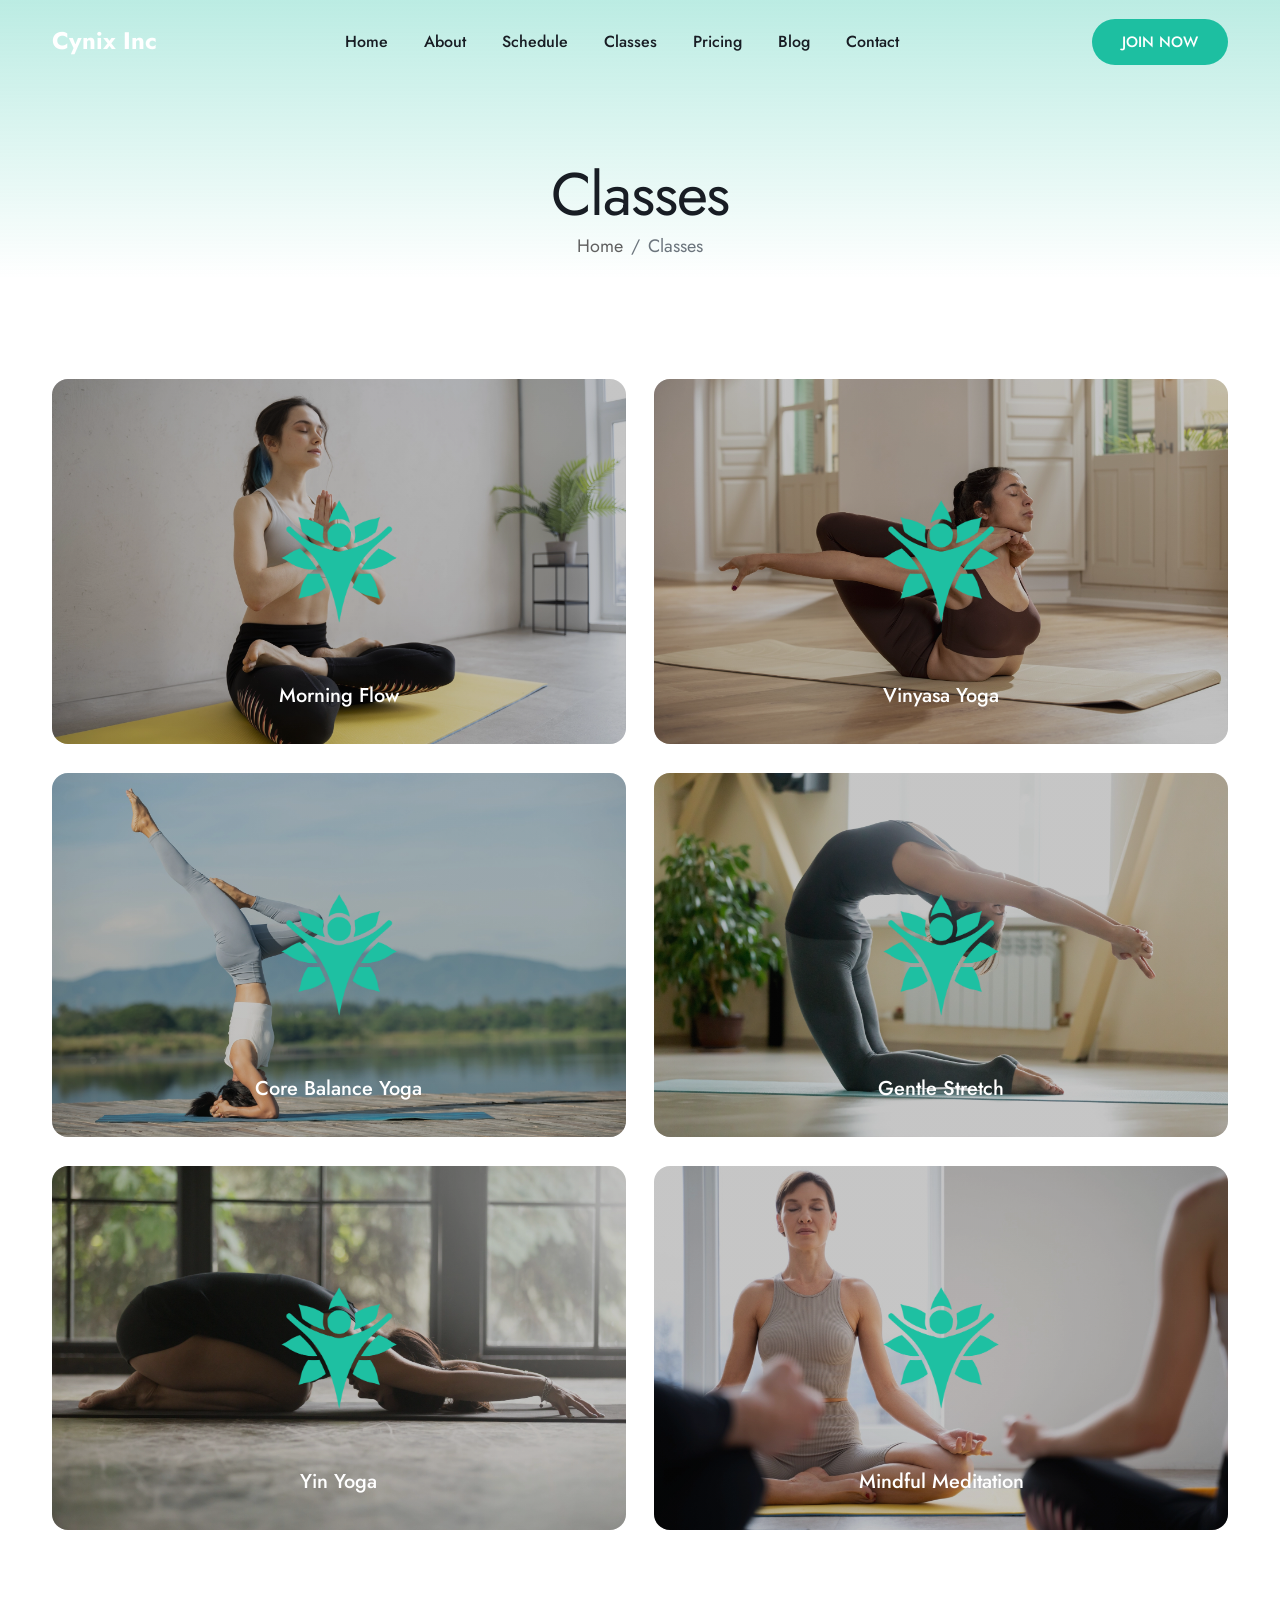
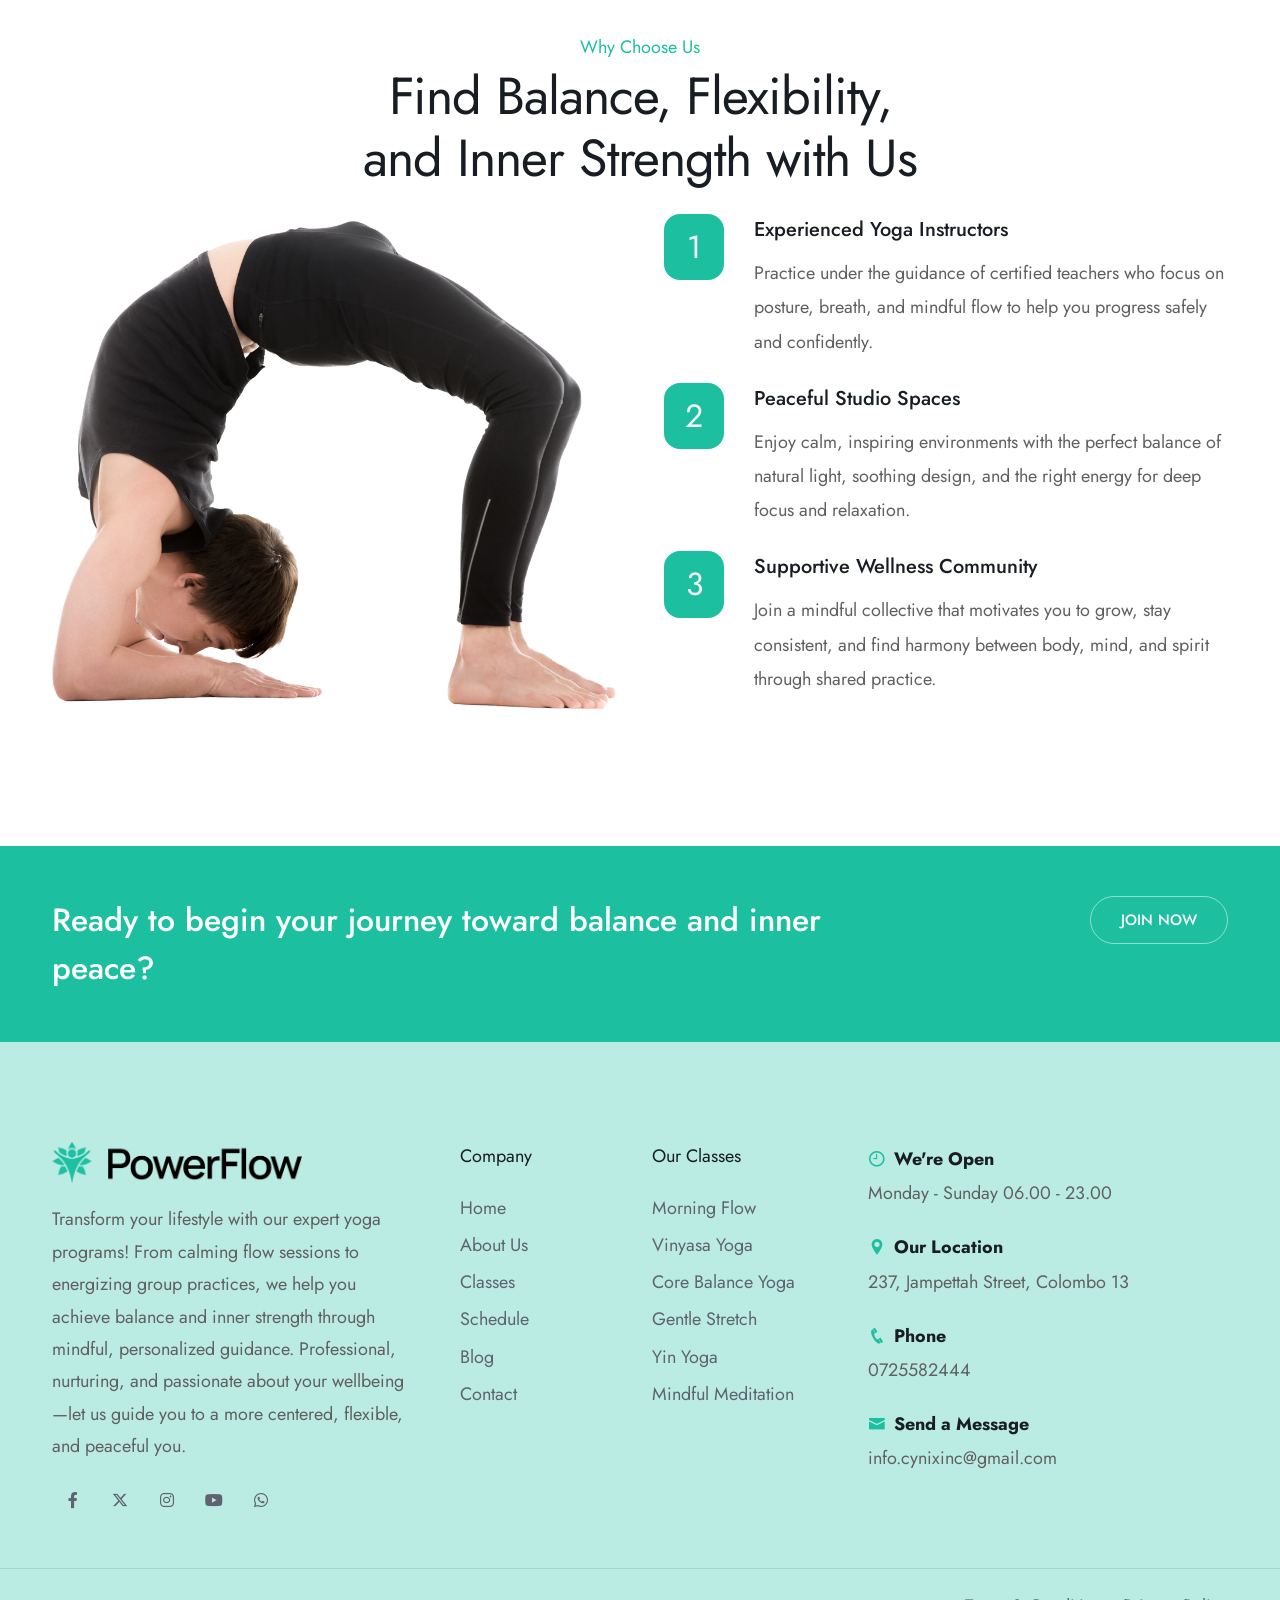
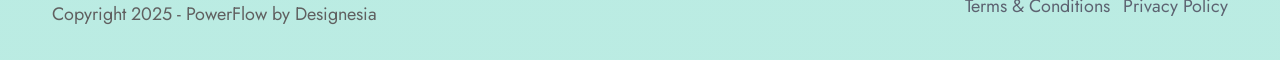
<file: classes.html>
<!DOCTYPE html>
<html lang="en">

<head>
    <title>PowerFlow - Gym Fitness and Yoga HTML Template</title>
    <link rel="icon" href="images/icon.webp" type="image/gif" sizes="16x16">
    <meta content="text/html;charset=utf-8" http-equiv="Content-Type">
    <meta content="width=device-width, initial-scale=1.0" name="viewport" >
    <meta content="PowerFlow - Gym Fitness and Yoga HTML Template" name="description" >
    <meta content="" name="keywords" >
    <meta content="" name="author" >
    <!-- CSS Files
    ================================================== -->
    <link href="css/bootstrap.min.css" rel="stylesheet" type="text/css" id="bootstrap">
    <link href="css/plugins.css" rel="stylesheet" type="text/css" >
    <link href="css/style.css" rel="stylesheet" type="text/css" >
    <link href="css/coloring.css" rel="stylesheet" type="text/css" >
    <!-- color scheme -->
    <link id="colors" href="css/colors/scheme-02.css" rel="stylesheet" type="text/css" >
    <!-- custom css -->
    <link href="css/custom_02.css" rel="stylesheet" type="text/css" >
    <!-- Open Graph / SEO -->
    <meta property="og:title" content="Cynix Inc">
    <meta property="og:description" content="Your premier fitness destination in Sri Lanka">
    <meta property="og:image" content="images/background/4.webp">
    <meta property="og:type" content="website">
    <meta property="og:url" content="">
    <meta name="twitter:card" content="summary_large_image">

</head>

<body>

    <!-- header begin -->
    <header class="header-light transparent">
        <div class="container">
            <div class="row">
                <div class="col-md-12">
                    <div class="de-flex">
                        <div class="de-flex-col">
                            <!-- logo begin -->
                            <div id="logo">
                                <span class="gym-name text-white fw-bold fs-24" data-gym-name>Cynix Inc</span>
                            </div>
                            <!-- logo close -->
                        </div>

                        <div class="de-flex-col">
                            <div class="de-flex-col header-col-mid">
                                <ul id="mainmenu">
                                    <li><a class="menu-item" href="index.html">Home</a></li>
                                    <li><a class="menu-item" href="about.html">About</a></li>
                                    <li><a class="menu-item" href="schedule.html">Schedule</a></li>
                                    <li><a class="menu-item" href="classes.html">Classes</a></li>
                                    <li><a class="menu-item" href="pricing.html">Pricing</a></li>
                                    <li><a class="menu-item" href="blog.html">Blog</a></li>
                                    <li><a class="menu-item" href="contact.html">Contact</a></li>
                                </ul>
                            </div>
                        </div>

                        <div class="de-flex-col">
                            <a class="btn-main fx-slide w-100" href="join.html"><span>Join Now</span></a>

                            <div class="menu_side_area">
                                <span id="menu-btn"></span>
                            </div>
                        </div>
                    </div>
                </div>
            </div>
        </div>
    </header>
    <!-- header end -->

    <!-- main content begin -->
    <main>

        <section class="pb-0 relative">
            <div class="container relative z-2">
                <div class="row g-4">
                    <div class="col-lg-12 text-center">
                        <div class="spacer-double"></div>
                        <h1 class="mb-0">Classes</h1>
                        <ol class="breadcrumb justify-content-center">
                            <li class="breadcrumb-item"><a href="index.html">Home</a></li>
                            <li class="breadcrumb-item active" aria-current="page">Classes</li>
                        </ol>
                    </div>
                </div>
            </div>
            <div class="gradient-edge-top color op-3 h-100"></div>
        </section>

        <section>
            <div class="container">
                <div class="row g-4">
                    <!-- Morning Flow -->
                    <div class="col-md-6">
                      <div class="hover rounded-1 overflow-hidden relative text-light text-center">
                        <img src="images/classes/l1.webp" class="hover-scale-1-1 w-100" alt="">
                        <div class="abs w-100 px-4 hover-op-1 z-4 hover-mt-40 abs-centered">
                          <div class="mb-3">Begin your day with revitalizing movements that awaken your body, calm your mind, and uplift your energy for the day ahead.</div>
                          <a class="btn-line" href="class-single.html">View Details</a>
                        </div>
                        <img src="images/logo-icon.webp" class="abs abs-centered w-20 z-2" alt="">
                        <div class="abs bg-color z-2 top-0 w-100 h-100 hover-op-1"></div>
                        <div class="abs z-2 bottom-0 mb-3 w-100 text-center hover-op-0">
                          <h4 class="mb-3">Morning Flow</h4>
                        </div>
                        <div class="sw-overlay op-3"></div>
                      </div>
                    </div>

                    <!-- Vinyasa Yoga -->
                    <div class="col-md-6">
                      <div class="hover rounded-1 overflow-hidden relative text-light text-center">
                        <img src="images/classes/l2.webp" class="hover-scale-1-1 w-100" alt="">
                        <div class="abs w-100 px-4 hover-op-1 z-4 hover-mt-40 abs-centered">
                          <div class="mb-3">Flow through dynamic postures connected by mindful breathing to enhance flexibility, focus, and strength in perfect harmony.</div>
                          <a class="btn-line" href="class-single.html">View Details</a>
                        </div>
                        <img src="images/logo-icon.webp" class="abs abs-centered w-20 z-2" alt="">
                        <div class="abs bg-color z-2 top-0 w-100 h-100 hover-op-1"></div>
                        <div class="abs z-2 bottom-0 mb-3 w-100 text-center hover-op-0">
                          <h4 class="mb-3">Vinyasa Yoga</h4>
                        </div>
                        <div class="sw-overlay op-3"></div>
                      </div>
                    </div>

                    <!-- Core Balance -->
                    <div class="col-md-6">
                      <div class="hover rounded-1 overflow-hidden relative text-light text-center">
                        <img src="images/classes/l3.webp" class="hover-scale-1-1 w-100" alt="">
                        <div class="abs w-100 px-4 hover-op-1 z-4 hover-mt-40 abs-centered">
                          <div class="mb-3">Focus on building core strength and stability through controlled movements that improve posture and inner alignment.</div>
                          <a class="btn-line" href="class-single.html">View Details</a>
                        </div>
                        <img src="images/logo-icon.webp" class="abs abs-centered w-20 z-2" alt="">
                        <div class="abs bg-color z-2 top-0 w-100 h-100 hover-op-1"></div>
                        <div class="abs z-2 bottom-0 mb-3 w-100 text-center hover-op-0">
                          <h4 class="mb-3">Core Balance Yoga</h4>
                        </div>
                        <div class="sw-overlay op-3"></div>
                      </div>
                    </div>

                    <!-- Gentle Stretch -->
                    <div class="col-md-6">
                      <div class="hover rounded-1 overflow-hidden relative text-light text-center">
                        <img src="images/classes/l4.webp" class="hover-scale-1-1 w-100" alt="">
                        <div class="abs w-100 px-4 hover-op-1 z-4 hover-mt-40 abs-centered">
                          <div class="mb-3">Release tightness and tension with slow, mindful stretches designed to relax muscles and restore your body’s natural ease.</div>
                          <a class="btn-line" href="class-single.html">View Details</a>
                        </div>
                        <img src="images/logo-icon.webp" class="abs abs-centered w-20 z-2" alt="">
                        <div class="abs bg-color z-2 top-0 w-100 h-100 hover-op-1"></div>
                        <div class="abs z-2 bottom-0 mb-3 w-100 text-center hover-op-0">
                          <h4 class="mb-3">Gentle Stretch</h4>
                        </div>
                        <div class="sw-overlay op-3"></div>
                      </div>
                    </div>

                    <!-- Yin Yoga -->
                    <div class="col-md-6">
                      <div class="hover rounded-1 overflow-hidden relative text-light text-center">
                        <img src="images/classes/l5.webp" class="hover-scale-1-1 w-100" alt="">
                        <div class="abs w-100 px-4 hover-op-1 z-4 hover-mt-40 abs-centered">
                          <div class="mb-3">Hold deep stretches for longer durations to cultivate mindfulness, flexibility, and a profound sense of calm within.</div>
                          <a class="btn-line" href="class-single.html">View Details</a>
                        </div>
                        <img src="images/logo-icon.webp" class="abs abs-centered w-20 z-2" alt="">
                        <div class="abs bg-color z-2 top-0 w-100 h-100 hover-op-1"></div>
                        <div class="abs z-2 bottom-0 mb-3 w-100 text-center hover-op-0">
                          <h4 class="mb-3">Yin Yoga</h4>
                        </div>
                        <div class="sw-overlay op-3"></div>
                      </div>
                    </div>

                    <!-- Mindful Meditation -->
                    <div class="col-md-6">
                      <div class="hover rounded-1 overflow-hidden relative text-light text-center">
                        <img src="images/classes/l6.webp" class="hover-scale-1-1 w-100" alt="">
                        <div class="abs w-100 px-4 hover-op-1 z-4 hover-mt-40 abs-centered">
                          <div class="mb-3">Cultivate mindfulness and serenity through guided breathing and meditation that quiets the mind and restores balance.</div>
                          <a class="btn-line" href="class-single.html">View Details</a>
                        </div>
                        <img src="images/logo-icon.webp" class="abs abs-centered w-20 z-2" alt="">
                        <div class="abs bg-color z-2 top-0 w-100 h-100 hover-op-1"></div>
                        <div class="abs z-2 bottom-0 mb-3 w-100 text-center hover-op-0">
                          <h4 class="mb-3">Mindful Meditation</h4>
                        </div>
                        <div class="sw-overlay op-3"></div>
                      </div>
                    </div>
                </div>

            </div>
        </section>

        <section class="pt-0 relative">
            <div class="container">
                <div class="row gy-4 justify-content-center">
                    <div class="col-lg-6 text-center wow fadeIn" data-wow-delay=".2s">
                        <div class="uptitle id-color wow fadeInUp">Why Choose Us</div>
                        <h2 class="wow fadeInUp">Find Balance, Flexibility, and Inner Strength with Us</h2>
                    </div>
                </div>
                <div class="row g-4 gx-5 align-items-center">
                    <div class="col-lg-6">
                        <img src="images/misc/c2.webp" class="w-100" alt="">
                    </div>
                    <div class="col-lg-6">
                        <div class="relative mb-4 wow fadeInUp" data-wow-delay=".2s">
                            <div class="absolute w-60px bg-color text-light text-center fs-32 py-3 rounded-1">
                                1
                            </div>
                            <div class="ps-90">
                                <h4>Experienced Yoga Instructors</h4>
                                <p>Practice under the guidance of certified teachers who focus on posture, breath, and mindful flow to help you progress safely and confidently.</p>
                            </div>
                        </div>

                        <div class="relative mb-4 wow fadeInUp" data-wow-delay=".4s">
                            <div class="absolute w-60px bg-color text-light text-center fs-32 py-3 rounded-1">
                                2
                            </div>
                            <div class="ps-90">
                                <h4>Peaceful Studio Spaces</h4>
                                <p>Enjoy calm, inspiring environments with the perfect balance of natural light, soothing design, and the right energy for deep focus and relaxation.</p>
                            </div>
                        </div>

                        <div class="relative wow fadeInUp" data-wow-delay=".6s">
                            <div class="absolute w-60px bg-color text-light text-center fs-32 py-3 rounded-1">
                                3
                            </div>
                            <div class="ps-90">
                                <h4>Supportive Wellness Community</h4>
                                <p>Join a mindful collective that motivates you to grow, stay consistent, and find harmony between body, mind, and spirit through shared practice.</p>
                            </div>
                        </div>
                    </div>
                </div>

                <div class="spacer-single sm-hide"></div>   
            </div>
        </section>

        <section class="bg-color text-light pt-50 pb-50">
            <div class="container">
                <div class="row g-4">
                    <div class="col-md-9">
                        <h3 class="mb-0 fs-32">Ready to begin your journey toward balance and inner peace?</h3>
                    </div>
                    <div class="col-lg-3 text-lg-end">
                        <a class="btn-main fx-slide btn-line" href="join.html"><span>Join Now</span></a>
                    </div>
                </div>
            </div>
        </section>

    </main>
    <!-- main content end -->

    <footer class="footer-light">
        <div class="container">
            <div class="row gx-5">
                <div class="col-lg-4 col-sm-6">
                    <img src="images/logo-dark.webp" class="w-250px" alt="" >
                    <div class="spacer-20"></div>
                    <p>Transform your lifestyle with our expert yoga programs! From calming flow sessions to energizing group practices, we help you achieve balance and inner strength through mindful, personalized guidance. Professional, nurturing, and passionate about your wellbeing—let us guide you to a more centered, flexible, and peaceful you.</p>

                    <div class="social-icons mb-sm-30">
                        <a href="#"><i class="fa-brands fa-facebook-f"></i></a>
                        <a href="#"><i class="fa-brands fa-x-twitter"></i></a>
                        <a href="#"><i class="fa-brands fa-instagram"></i></a>
                        <a href="#"><i class="fa-brands fa-youtube"></i></a>
                        <a href="#"><i class="fa-brands fa-whatsapp"></i></a>
                    </div>
                </div>
                <div class="col-lg-4 col-sm-12 order-lg-1 order-sm-2">
                    <div class="row">
                        <div class="col-lg-6 col-sm-6">
                            <div class="widget">
                                <h5>Company</h5>
                                <ul>                                        
                                    <li><a href="index.html">Home</a></li>
                                    <li><a href="about.html">About Us</a></li>
                                    <li><a href="classes.html">Classes</a></li>                                    
                                    <li><a href="schedule.html">Schedule</a></li>
                                    <li><a href="blog.html">Blog</a></li>
                                    <li><a href="contact.html">Contact</a></li>
                                </ul>
                            </div>
                        </div>
                        <div class="col-lg-6 col-sm-6">
                            <div class="widget">
                                <h5>Our Classes</h5>
                                <ul>
                                    <li><a href="class-single.html">Morning Flow</a></li>
                                    <li><a href="class-single.html">Vinyasa Yoga</a></li>
                                    <li><a href="class-single.html">Core Balance Yoga</a></li>
                                    <li><a href="class-single.html">Gentle Stretch</a></li>
                                    <li><a href="class-single.html">Yin Yoga</a></li>
                                    <li><a href="class-single.html">Mindful Meditation</a></li>
                                </ul>
                            </div>
                        </div>
                    </div>
                </div>
                <div class="col-lg-4 col-sm-6 order-lg-2 order-sm-1">
                    <div class="widget">
                        <div class="fw-bold text-dark"><i class="icofont-clock-time me-2 id-color"></i>We're Open</div>
                        Monday - Sunday 06.00 - 23.00

                        <div class="spacer-20"></div>

                        <div class="fw-bold text-dark"><i class="icofont-location-pin me-2 id-color"></i>Our Location</div>
                        <span class="gym-address" data-gym-address>237, Jampettah Street, Colombo 13</span>

                        <div class="spacer-20"></div>

                        <div class="fw-bold text-dark"><i class="icofont-phone me-2 id-color"></i>Phone</div>
                        <span class="gym-phone" data-gym-phone>0725582444</span>

                        <div class="spacer-20"></div>

                        <div class="fw-bold text-dark"><i class="icofont-envelope me-2 id-color"></i>Send a Message</div>
                        info.cynixinc@gmail.com                            
                    </div>
                </div>
            </div>
        </div>
        <div class="subfooter">
            <div class="container">
                <div class="row">
                    <div class="col-md-12">
                        <div class="de-flex">
                            <div class="de-flex-col">
                                Copyright 2025 - PowerFlow by Designesia
                            </div>
                            <ul class="list-inline">
                                <li class="list-inline-item"><a href="#">Terms &amp; Conditions</a></li>
                                <li class="list-inline-item"><a href="#">Privacy Policy</a></li>
                            </ul>
                        </div>
                    </div>
                </div>
            </div>
        </div>
    </footer>

    <div class="float-text show-on-scroll">
        <span><a href="#">Scroll to top</a></span>
    </div>
    <div class="scrollbar-v show-on-scroll"></div>

    <!-- page preloader begin -->
    <div id="de-loader"></div>
    <!-- page preloader close -->

    <!-- Javascript Files
    ================================================== -->
    <script src="js/vendors.js"></script>
    <script src="js/designesia.js"></script>
    <script src="js/url-params.js"></script>
    <script src="js/seo.js"></script>

</body>

</html>
</file>
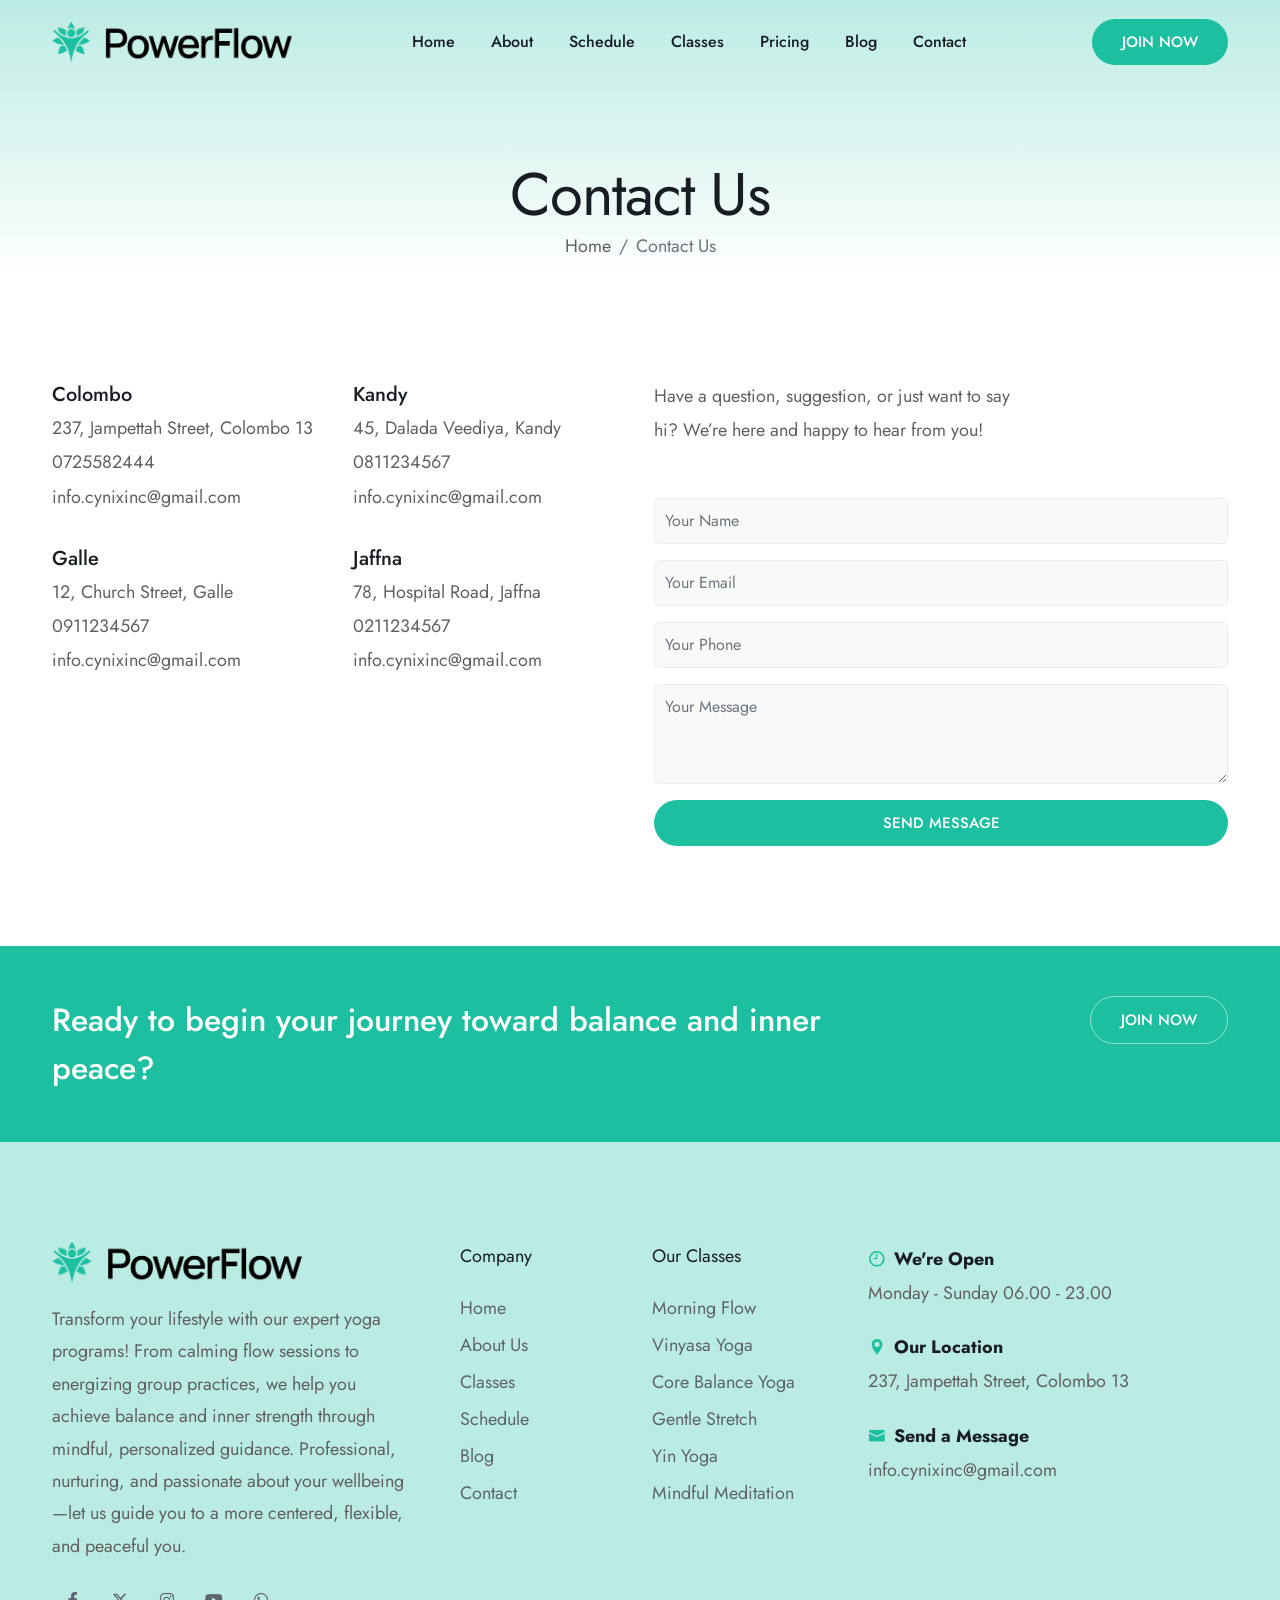
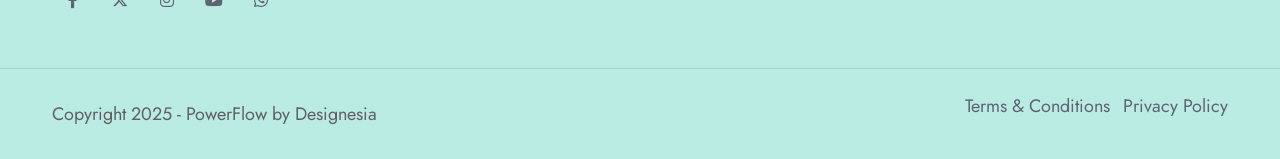
<file: contact.html>
<!DOCTYPE html>
<html lang="en">

<head>
    <title>PowerFlow - Gym Fitness and Yoga HTML Template</title>
    <link rel="icon" href="images/icon.webp" type="image/gif" sizes="16x16">
    <meta content="text/html;charset=utf-8" http-equiv="Content-Type">
    <meta content="width=device-width, initial-scale=1.0" name="viewport" >
    <meta content="PowerFlow - Gym Fitness and Yoga HTML Template" name="description" >
    <meta content="" name="keywords" >
    <meta content="" name="author" >
    <!-- CSS Files
    ================================================== -->
    <link href="css/bootstrap.min.css" rel="stylesheet" type="text/css" id="bootstrap">
    <link href="css/plugins.css" rel="stylesheet" type="text/css" >
    <link href="css/style.css" rel="stylesheet" type="text/css" >
    <link href="css/coloring.css" rel="stylesheet" type="text/css" >
    <!-- color scheme -->
    <link id="colors" href="css/colors/scheme-02.css" rel="stylesheet" type="text/css" >
    <!-- custom css -->
    <link href="css/custom_02.css" rel="stylesheet" type="text/css" >
    <!-- Open Graph / SEO -->
    <meta property="og:title" content="Cynix Inc">
    <meta property="og:description" content="Your premier fitness destination in Sri Lanka">
    <meta property="og:image" content="images/background/4.webp">
    <meta property="og:type" content="website">
    <meta property="og:url" content="">
    <meta name="twitter:card" content="summary_large_image">

</head>

<body>

    <!-- header begin -->
    <header class="header-light transparent">
        <div class="container">
            <div class="row">
                <div class="col-md-12">
                    <div class="de-flex">
                        <div class="de-flex-col">
                            <!-- logo begin -->
                            <div id="logo">
                                <a href="index.html">
                                    <img class="logo-main" src="images/logo-dark.webp" alt="" >
                                    <img class="logo-scroll" src="images/logo-dark.webp" alt="" >
                                    <img class="logo-mobile" src="images/logo-dark.webp" alt="" >
                                </a>
                            </div>
                            <!-- logo close -->
                        </div>

                        <div class="de-flex-col">
                            <div class="de-flex-col header-col-mid">
                                <ul id="mainmenu">
                                    <li><a class="menu-item" href="index.html">Home</a></li>
                                    <li><a class="menu-item" href="about.html">About</a></li>
                                    <li><a class="menu-item" href="schedule.html">Schedule</a></li>
                                    <li><a class="menu-item" href="classes.html">Classes</a></li>
                                    <li><a class="menu-item" href="pricing.html">Pricing</a></li>
                                    <li><a class="menu-item" href="blog.html">Blog</a></li>
                                    <li><a class="menu-item" href="contact.html">Contact</a></li>
                                </ul>
                            </div>
                        </div>

                        <div class="de-flex-col">
                            <a class="btn-main fx-slide w-100" href="join.html"><span>Join Now</span></a>

                            <div class="menu_side_area">
                                <span id="menu-btn"></span>
                            </div>
                        </div>
                    </div>
                </div>
            </div>
        </div>
    </header>
    <!-- header end -->

    <!-- main content begin -->
    <main>

        <section class="pb-0 relative">
            <div class="container relative z-2">
                <div class="row g-4">
                    <div class="col-lg-12 text-center">
                        <div class="spacer-double"></div>
                        <h1 class="mb-0">Contact Us</h1>
                        <ol class="breadcrumb justify-content-center">
                            <li class="breadcrumb-item"><a href="index.html">Home</a></li>
                            <li class="breadcrumb-item active" aria-current="page">Contact Us</li>
                        </ol>
                    </div>
                </div>
            </div>
            <div class="gradient-edge-top color op-3 h-100"></div>
        </section>

        <section>
            <div class="container">

              <div class="row g-4">
                <div class="col-lg-6">
                    <div class="row g-4">

                        <div class="col-md-6 wow fadeInUp" data-wow-delay=".0s">
                            <h4 class="mb-0">Colombo</h4>
                            237, Jampettah Street, Colombo 13<br>
                            0725582444<br>
                            info.cynixinc@gmail.com<br>                        
                        </div>

                        <div class="col-md-6 wow fadeInUp" data-wow-delay=".2s">
                            <h4 class="mb-0">Kandy</h4>
                            45, Dalada Veediya, Kandy<br>
                            0811234567<br>
                            info.cynixinc@gmail.com<br>                        
                        </div>

                        <div class="col-md-6 wow fadeInUp" data-wow-delay=".4s">
                            <h4 class="mb-0">Galle</h4>
                            12, Church Street, Galle<br>
                            0911234567<br>
                            info.cynixinc@gmail.com<br>                        
                        </div>

                        <div class="col-md-6 wow fadeInUp" data-wow-delay=".6s">
                            <h4 class="mb-0">Jaffna</h4>
                            78, Hospital Road, Jaffna<br>
                            0211234567<br>
                            info.cynixinc@gmail.com<br>                        
                        </div>

                    </div>


                </div>

                <div class="col-lg-6">
                    <p class="col-lg-8 wow fadeInUp">Have a question, suggestion, or just want to say hi? We’re here and happy to hear from you!</p>
                    <div class="spacer-single"></div>

                    <div class="relative wow fadeInUp" data-wow-delay=".6s">
                        <form name="contactForm" id="contact_form" method="post" action="contact.php">
                        <div class="row g-4">
                            <div class="col-lg-12">
                                <div class="field-set mb-3">
                                    <input type="text" name="Name" id="name" class="form-control" placeholder="Your Name" required>
                                </div>

                                <div class="field-set mb-3">
                                    <input type="text" name="Email" id="email" class="form-control" placeholder="Your Email" required>
                                </div>

                                <div class="field-set mb-3">
                                    <input type="text" name="phone" id="phone" class="form-control" placeholder="Your Phone" required>
                                </div>

                                <div class="field-set mb-3">
                                    <textarea name="message" id="message" class="form-control h-100px" placeholder="Your Message" required></textarea>
                                </div>
                            </div>
                        </div>
                        
                        <div id='submit'>
                            <input type='submit' id='send_message' value='Send Message' class="btn-main w-100">
                        </div>
                    </form>

                    <div id="success_message" class='success'>
                        Your message has been sent successfully. Refresh this page if you want to send more messages.
                    </div>
                    <div id="error_message" class='error'>
                        Sorry there was an error sending your form.
                    </div>

                    </div>
                </div>
              </div>
            </div>
        </section>

        <section class="bg-color text-light pt-50 pb-50">
            <div class="container">
                <div class="row g-4">
                    <div class="col-md-9">
                        <h3 class="mb-0 fs-32">Ready to begin your journey toward balance and inner peace?</h3>
                    </div>
                    <div class="col-lg-3 text-lg-end">
                        <a class="btn-main fx-slide btn-line" href="join.html"><span>Join Now</span></a>
                    </div>
                </div>
            </div>
        </section>

    </main>
    <!-- main content end -->

    <footer class="footer-light">
        <div class="container">
            <div class="row gx-5">
                <div class="col-lg-4 col-sm-6">
                    <img src="images/logo-dark.webp" class="w-250px" alt="" >
                    <div class="spacer-20"></div>
                    <p>Transform your lifestyle with our expert yoga programs! From calming flow sessions to energizing group practices, we help you achieve balance and inner strength through mindful, personalized guidance. Professional, nurturing, and passionate about your wellbeing—let us guide you to a more centered, flexible, and peaceful you.</p>

                    <div class="social-icons mb-sm-30">
                        <a href="#"><i class="fa-brands fa-facebook-f"></i></a>
                        <a href="#"><i class="fa-brands fa-x-twitter"></i></a>
                        <a href="#"><i class="fa-brands fa-instagram"></i></a>
                        <a href="#"><i class="fa-brands fa-youtube"></i></a>
                        <a href="#"><i class="fa-brands fa-whatsapp"></i></a>
                    </div>
                </div>
                <div class="col-lg-4 col-sm-12 order-lg-1 order-sm-2">
                    <div class="row">
                        <div class="col-lg-6 col-sm-6">
                            <div class="widget">
                                <h5>Company</h5>
                                <ul>                                        
                                    <li><a href="index.html">Home</a></li>
                                    <li><a href="about.html">About Us</a></li>
                                    <li><a href="classes.html">Classes</a></li>                                    
                                    <li><a href="schedule.html">Schedule</a></li>
                                    <li><a href="blog.html">Blog</a></li>
                                    <li><a href="contact.html">Contact</a></li>
                                </ul>
                            </div>
                        </div>
                        <div class="col-lg-6 col-sm-6">
                            <div class="widget">
                                <h5>Our Classes</h5>
                                <ul>
                                    <li><a href="class-single.html">Morning Flow</a></li>
                                    <li><a href="class-single.html">Vinyasa Yoga</a></li>
                                    <li><a href="class-single.html">Core Balance Yoga</a></li>
                                    <li><a href="class-single.html">Gentle Stretch</a></li>
                                    <li><a href="class-single.html">Yin Yoga</a></li>
                                    <li><a href="class-single.html">Mindful Meditation</a></li>
                                </ul>
                            </div>
                        </div>
                    </div>
                </div>
                <div class="col-lg-4 col-sm-6 order-lg-2 order-sm-1">
                    <div class="widget">
                        <div class="fw-bold text-dark"><i class="icofont-clock-time me-2 id-color"></i>We're Open</div>
                        Monday - Sunday 06.00 - 23.00

                        <div class="spacer-20"></div>

                        <div class="fw-bold text-dark"><i class="icofont-location-pin me-2 id-color"></i>Our Location</div>
                        237, Jampettah Street, Colombo 13

                        <div class="spacer-20"></div>

                        <div class="fw-bold text-dark"><i class="icofont-envelope me-2 id-color"></i>Send a Message</div>
                        info.cynixinc@gmail.com                            
                    </div>
                </div>
            </div>
        </div>
        <div class="subfooter">
            <div class="container">
                <div class="row">
                    <div class="col-md-12">
                        <div class="de-flex">
                            <div class="de-flex-col">
                                Copyright 2025 - PowerFlow by Designesia
                            </div>
                            <ul class="list-inline">
                                <li class="list-inline-item"><a href="#">Terms &amp; Conditions</a></li>
                                <li class="list-inline-item"><a href="#">Privacy Policy</a></li>
                            </ul>
                        </div>
                    </div>
                </div>
            </div>
        </div>
    </footer>

    <div class="float-text show-on-scroll">
        <span><a href="#">Scroll to top</a></span>
    </div>
    <div class="scrollbar-v show-on-scroll"></div>

    <!-- page preloader begin -->
    <div id="de-loader"></div>
    <!-- page preloader close -->

    <!-- Javascript Files
    ================================================== -->
    <script src="js/vendors.js"></script>
    <script src="js/designesia.js"></script>
    <script src="js/url-params.js"></script>
    <script src="js/seo.js"></script>
    <script src="js/validation-contact.js"></script>

</body>

</html>
</file>
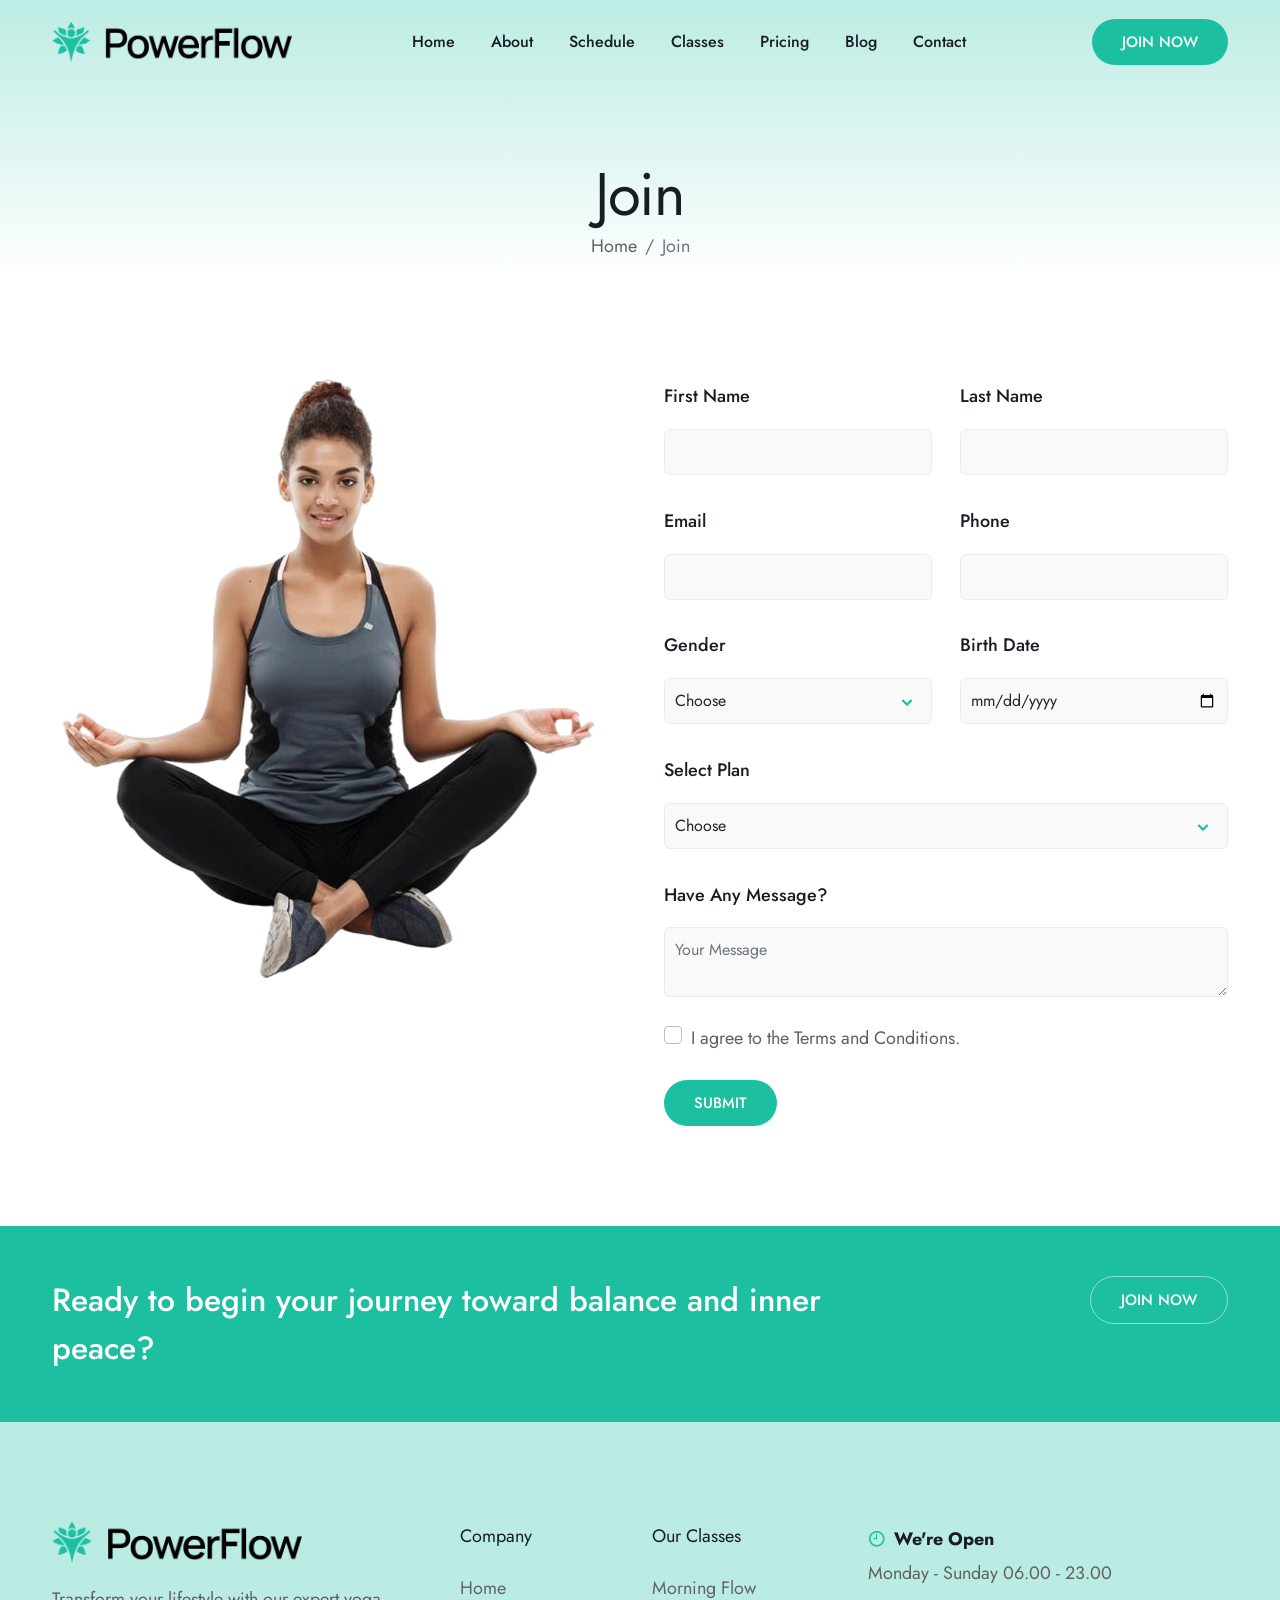
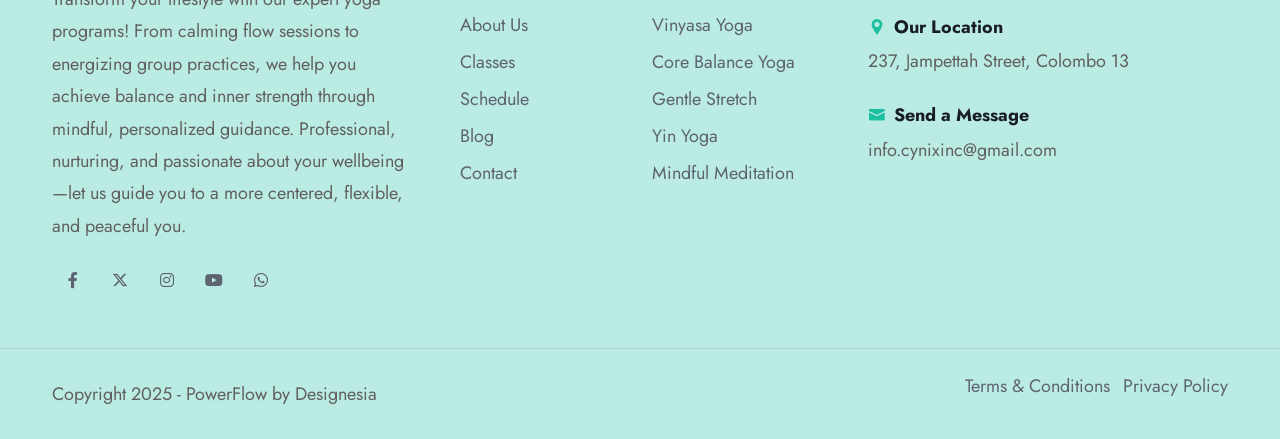
<file: join.html>
<!DOCTYPE html>
<html lang="en">

<head>
    <title>PowerFlow - Gym Fitness and Yoga HTML Template</title>
    <link rel="icon" href="images/icon.webp" type="image/gif" sizes="16x16">
    <meta content="text/html;charset=utf-8" http-equiv="Content-Type">
    <meta content="width=device-width, initial-scale=1.0" name="viewport" >
    <meta content="PowerFlow - Gym Fitness and Yoga HTML Template" name="description" >
    <meta content="" name="keywords" >
    <meta content="" name="author" >
    <!-- CSS Files
    ================================================== -->
    <link href="css/bootstrap.min.css" rel="stylesheet" type="text/css" id="bootstrap">
    <link href="css/plugins.css" rel="stylesheet" type="text/css" >
    <link href="css/style.css" rel="stylesheet" type="text/css" >
    <link href="css/coloring.css" rel="stylesheet" type="text/css" >
    <!-- color scheme -->
    <link id="colors" href="css/colors/scheme-02.css" rel="stylesheet" type="text/css" >
    <!-- custom css -->
    <link href="css/custom_02.css" rel="stylesheet" type="text/css" >
    <!-- Open Graph / SEO -->
    <meta property="og:title" content="Cynix Inc">
    <meta property="og:description" content="Your premier fitness destination in Sri Lanka">
    <meta property="og:image" content="images/background/4.webp">
    <meta property="og:type" content="website">
    <meta property="og:url" content="">
    <meta name="twitter:card" content="summary_large_image">

</head>

<body>

    <!-- header begin -->
    <header class="header-light transparent">
        <div class="container">
            <div class="row">
                <div class="col-md-12">
                    <div class="de-flex">
                        <div class="de-flex-col">
                            <!-- logo begin -->
                            <div id="logo">
                                <a href="index.html">
                                    <img class="logo-main" src="images/logo-dark.webp" alt="" >
                                    <img class="logo-scroll" src="images/logo-dark.webp" alt="" >
                                    <img class="logo-mobile" src="images/logo-dark.webp" alt="" >
                                </a>
                            </div>
                            <!-- logo close -->
                        </div>

                        <div class="de-flex-col">
                            <div class="de-flex-col header-col-mid">
                                <ul id="mainmenu">
                                    <li><a class="menu-item" href="index.html">Home</a></li>
                                    <li><a class="menu-item" href="about.html">About</a></li>
                                    <li><a class="menu-item" href="schedule.html">Schedule</a></li>
                                    <li><a class="menu-item" href="classes.html">Classes</a></li>
                                    <li><a class="menu-item" href="pricing.html">Pricing</a></li>
                                    <li><a class="menu-item" href="blog.html">Blog</a></li>
                                    <li><a class="menu-item" href="contact.html">Contact</a></li>
                                </ul>
                            </div>
                        </div>

                        <div class="de-flex-col">
                            <a class="btn-main fx-slide w-100" href="join.html"><span>Join Now</span></a>

                            <div class="menu_side_area">
                                <span id="menu-btn"></span>
                            </div>
                        </div>
                    </div>
                </div>
            </div>
        </div>
    </header>
    <!-- header end -->

    <!-- main content begin -->
    <main>

        <section class="pb-0 relative">
            <div class="container relative z-2">
                <div class="row g-4">
                    <div class="col-lg-12 text-center">
                        <div class="spacer-double"></div>
                        <h1 class="mb-0">Join</h1>
                        <ol class="breadcrumb justify-content-center">
                            <li class="breadcrumb-item"><a href="index.html">Home</a></li>
                            <li class="breadcrumb-item active" aria-current="page">Join</li>
                        </ol>
                    </div>
                </div>
            </div>
            <div class="gradient-edge-top color op-3 h-100"></div>
        </section>

        <section class="relative">
            <div class="container relative z-2">
                <div class="row g-4 gx-5 justify-content-center">
                    <div class="col-lg-6">
                        <img src="images/misc/c1.webp" class="w-100" alt="">
                    </div>
                    <div class="col-lg-6">
                        <form name="joinForm" id="join_form" class="position-relative z1000" method="post" action="join.php">

                          <div class="row g-4 gy-2">
                            <!-- First Name -->
                            <div class="col-md-6">
                              <label for="first_name" class="form-label"><h5>First Name</h5></label>
                              <input type="text" name="first_name" id="first_name" class="form-control" placeholder="" required>
                            </div>

                            <!-- Last Name -->
                            <div class="col-md-6">
                              <label for="last_name" class="form-label"><h5>Last Name</h5></label>
                              <input type="text" name="last_name" id="last_name" class="form-control" placeholder="" required>
                            </div>

                            <!-- Email -->
                            <div class="col-md-6">
                              <label for="email" class="form-label"><h5>Email</h5></label>
                              <input type="email" name="email" id="email" class="form-control" required>
                            </div>

                            <!-- Phone -->
                            <div class="col-md-6">
                              <label for="phone" class="form-label"><h5>Phone</h5></label>
                              <input type="tel" name="phone" id="phone" class="form-control" placeholder="" required>
                            </div>

                            <!-- Gender -->
                            <div class="col-md-6">
                              <label for="gender" class="form-label"><h5>Gender</h5></label>
                              <div class="relative">
                                <select name="gender" id="gender" class="form-control" required>
                                  <option value="" disabled selected>Choose</option>
                                  <option value="Male">Male</option>
                                  <option value="Female">Female</option>
                                </select>
                                <i class="absolute top-0 end-0 id-color pt-3 pe-3 icofont-simple-down"></i>
                              </div>
                            </div>

                            <!-- Birth Date -->
                            <div class="col-md-6">
                              <label for="birth_date" class="form-label"><h5>Birth Date</h5></label>
                              <input type="date" name="birth_date" id="birth_date" class="form-control" required>
                            </div>

                            <!-- Plan -->
                            <div class="col-md-12">
                              <label for="plan" class="form-label"><h5>Select Plan</h5></label>
                              <div class="relative">
                                <select name="plan" id="plan" class="form-control" required>
                                  <option value="" disabled selected>Choose</option>
                                  <option value="3 Months Plan $120/3 months">3 Months Plan $120 / 3 months</option>
                                  <option value="6 Months Plan $210/6 months">6 Months Plan $210 / 6 months</option>
                                  <option value="12 Months Plan $360/year">12 Months Plan $360 / year</option>
                                </select>
                                <i class="absolute top-0 end-0 id-color pt-3 pe-3 icofont-simple-down"></i>
                              </div>
                            </div>

                            <!-- Message -->
                            <div class="col-md-12 mb-4">
                              <label for="message" class="form-label"><h5>Have Any Message?</h5></label>
                              <textarea name="message" id="message" class="form-control" placeholder="Your Message"></textarea>
                            </div>
                          </div>

                          <!-- Terms & Conditions -->
                          <div class="col-md-12 mb-4">
                            <div class="form-check">
                              <input class="form-check-input" type="checkbox" name="terms" id="terms" required>
                              <label class="form-check-label" for="terms">
                                I agree to the <a href="#">Terms and Conditions</a>.
                              </label>
                            </div>
                          </div>

                          <!-- Submit Button -->
                          <div id="submit" class="mt-3">
                            <input type="submit" id="send_message" value="Submit" class="btn-main">
                          </div>

                          <!-- Error Message -->
                          <div id="error_message" class="error mt-2">
                            Sorry, there was an error sending your form.
                          </div>

                        </form>


                        <div id="success_message" class="bg-color mt-4 p-40 rounded-3 shadow-sm">
                          <h4 class="mb-2">Registration Successful!</h4>
                          <p class="mb-0">
                            Thank you <strong><span id="user_name"></span></strong> for joining our fitness community!  
                            Your registration has been received, our team will contact you soon to confirm your membership plan.
                          </p>
                        </div>


                    </div>
                </div>
            </div>
        </section>

        <section class="bg-color text-light pt-50 pb-50">
            <div class="container">
                <div class="row g-4">
                    <div class="col-md-9">
                        <h3 class="mb-0 fs-32">Ready to begin your journey toward balance and inner peace?</h3>
                    </div>
                    <div class="col-lg-3 text-lg-end">
                        <a class="btn-main fx-slide btn-line" href="join.html"><span>Join Now</span></a>
                    </div>
                </div>
            </div>
        </section>

    </main>
    <!-- main content end -->

    <footer class="footer-light">
        <div class="container">
            <div class="row gx-5">
                <div class="col-lg-4 col-sm-6">
                    <img src="images/logo-dark.webp" class="w-250px" alt="" >
                    <div class="spacer-20"></div>
                    <p>Transform your lifestyle with our expert yoga programs! From calming flow sessions to energizing group practices, we help you achieve balance and inner strength through mindful, personalized guidance. Professional, nurturing, and passionate about your wellbeing—let us guide you to a more centered, flexible, and peaceful you.</p>

                    <div class="social-icons mb-sm-30">
                        <a href="#"><i class="fa-brands fa-facebook-f"></i></a>
                        <a href="#"><i class="fa-brands fa-x-twitter"></i></a>
                        <a href="#"><i class="fa-brands fa-instagram"></i></a>
                        <a href="#"><i class="fa-brands fa-youtube"></i></a>
                        <a href="#"><i class="fa-brands fa-whatsapp"></i></a>
                    </div>
                </div>
                <div class="col-lg-4 col-sm-12 order-lg-1 order-sm-2">
                    <div class="row">
                        <div class="col-lg-6 col-sm-6">
                            <div class="widget">
                                <h5>Company</h5>
                                <ul>                                        
                                    <li><a href="index.html">Home</a></li>
                                    <li><a href="about.html">About Us</a></li>
                                    <li><a href="classes.html">Classes</a></li>                                    
                                    <li><a href="schedule.html">Schedule</a></li>
                                    <li><a href="blog.html">Blog</a></li>
                                    <li><a href="contact.html">Contact</a></li>
                                </ul>
                            </div>
                        </div>
                        <div class="col-lg-6 col-sm-6">
                            <div class="widget">
                                <h5>Our Classes</h5>
                                <ul>
                                    <li><a href="class-single.html">Morning Flow</a></li>
                                    <li><a href="class-single.html">Vinyasa Yoga</a></li>
                                    <li><a href="class-single.html">Core Balance Yoga</a></li>
                                    <li><a href="class-single.html">Gentle Stretch</a></li>
                                    <li><a href="class-single.html">Yin Yoga</a></li>
                                    <li><a href="class-single.html">Mindful Meditation</a></li>
                                </ul>
                            </div>
                        </div>
                    </div>
                </div>
                <div class="col-lg-4 col-sm-6 order-lg-2 order-sm-1">
                    <div class="widget">
                        <div class="fw-bold text-dark"><i class="icofont-clock-time me-2 id-color"></i>We're Open</div>
                        Monday - Sunday 06.00 - 23.00

                        <div class="spacer-20"></div>

                        <div class="fw-bold text-dark"><i class="icofont-location-pin me-2 id-color"></i>Our Location</div>
                        237, Jampettah Street, Colombo 13

                        <div class="spacer-20"></div>

                        <div class="fw-bold text-dark"><i class="icofont-envelope me-2 id-color"></i>Send a Message</div>
                        info.cynixinc@gmail.com                            
                    </div>
                </div>
            </div>
        </div>
        <div class="subfooter">
            <div class="container">
                <div class="row">
                    <div class="col-md-12">
                        <div class="de-flex">
                            <div class="de-flex-col">
                                Copyright 2025 - PowerFlow by Designesia
                            </div>
                            <ul class="list-inline">
                                <li class="list-inline-item"><a href="#">Terms &amp; Conditions</a></li>
                                <li class="list-inline-item"><a href="#">Privacy Policy</a></li>
                            </ul>
                        </div>
                    </div>
                </div>
            </div>
        </div>
    </footer>

    <div class="float-text show-on-scroll">
        <span><a href="#">Scroll to top</a></span>
    </div>
    <div class="scrollbar-v show-on-scroll"></div>

    <!-- page preloader begin -->
    <div id="de-loader"></div>
    <!-- page preloader close -->

    <!-- Javascript Files
    ================================================== -->
    <script src="js/vendors.js"></script>
    <script src="js/designesia.js"></script>
    <script src="js/url-params.js"></script>
    <script src="js/seo.js"></script>
    <script src="js/validation-join.js"></script>

</body>

</html>
</file>
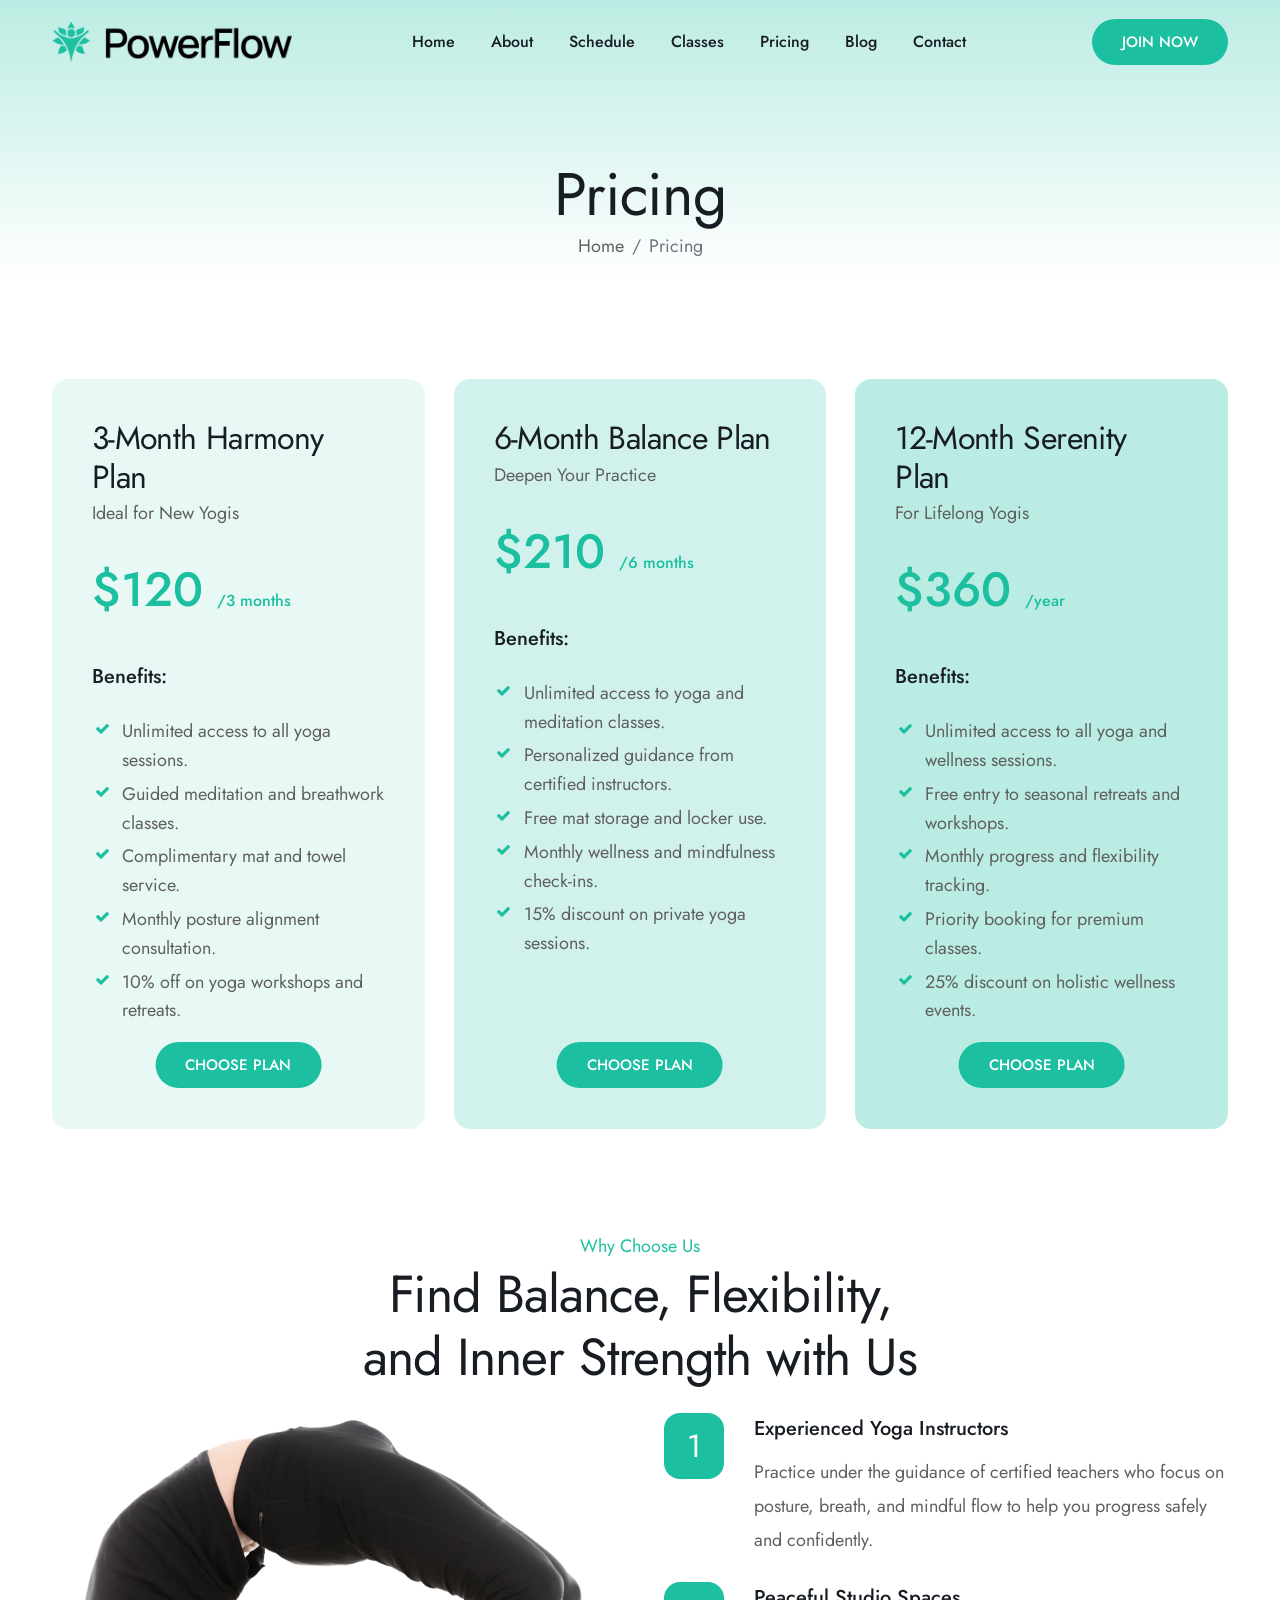
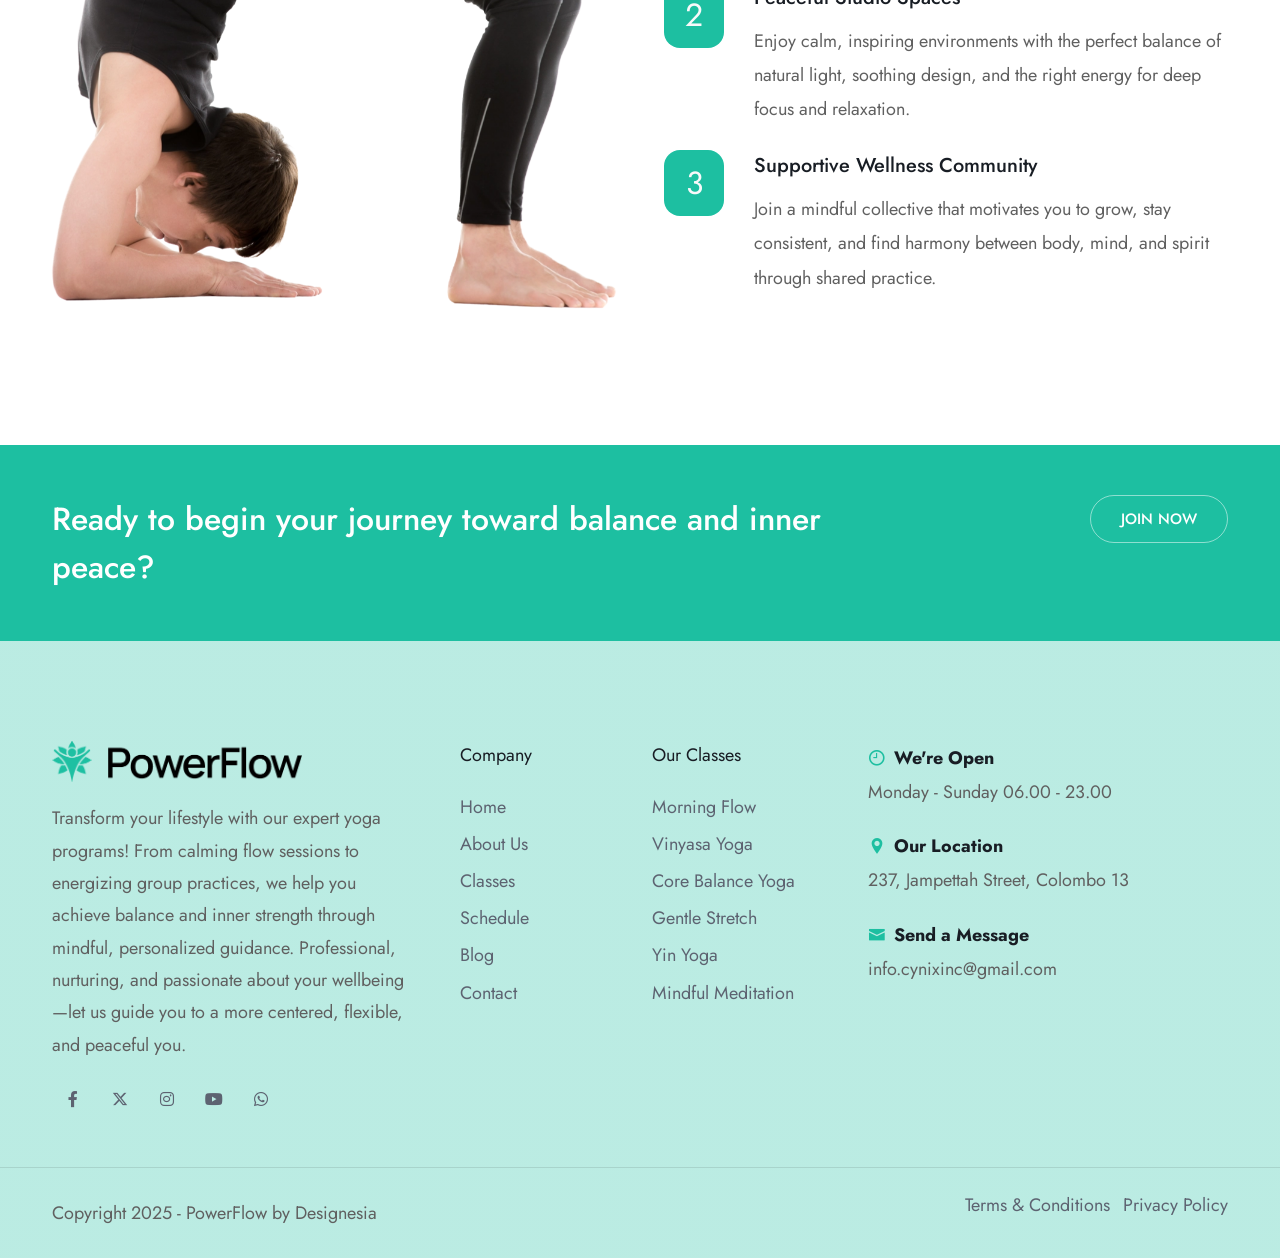
<file: pricing.html>
<!DOCTYPE html>
<html lang="en">

<head>
    <title>PowerFlow - Gym Fitness and Yoga HTML Template</title>
    <link rel="icon" href="images/icon.webp" type="image/gif" sizes="16x16">
    <meta content="text/html;charset=utf-8" http-equiv="Content-Type">
    <meta content="width=device-width, initial-scale=1.0" name="viewport" >
    <meta content="PowerFlow - Gym Fitness and Yoga HTML Template" name="description" >
    <meta content="" name="keywords" >
    <meta content="" name="author" >
    <!-- CSS Files
    ================================================== -->
    <link href="css/bootstrap.min.css" rel="stylesheet" type="text/css" id="bootstrap">
    <link href="css/plugins.css" rel="stylesheet" type="text/css" >
    <link href="css/style.css" rel="stylesheet" type="text/css" >
    <link href="css/coloring.css" rel="stylesheet" type="text/css" >
    <!-- color scheme -->
    <link id="colors" href="css/colors/scheme-02.css" rel="stylesheet" type="text/css" >
    <!-- custom css -->
    <link href="css/custom_02.css" rel="stylesheet" type="text/css" >
    <!-- Open Graph / SEO -->
    <meta property="og:title" content="Cynix Inc">
    <meta property="og:description" content="Your premier fitness destination in Sri Lanka">
    <meta property="og:image" content="images/background/4.webp">
    <meta property="og:type" content="website">
    <meta property="og:url" content="">
    <meta name="twitter:card" content="summary_large_image">

</head>

<body>

    <!-- header begin -->
    <header class="header-light transparent">
        <div class="container">
            <div class="row">
                <div class="col-md-12">
                    <div class="de-flex">
                        <div class="de-flex-col">
                            <!-- logo begin -->
                            <div id="logo">
                                <a href="index.html">
                                    <img class="logo-main" src="images/logo-dark.webp" alt="" >
                                    <img class="logo-scroll" src="images/logo-dark.webp" alt="" >
                                    <img class="logo-mobile" src="images/logo-dark.webp" alt="" >
                                </a>
                            </div>
                            <!-- logo close -->
                        </div>

                        <div class="de-flex-col">
                            <div class="de-flex-col header-col-mid">
                                <ul id="mainmenu">
                                    <li><a class="menu-item" href="index.html">Home</a></li>
                                    <li><a class="menu-item" href="about.html">About</a></li>
                                    <li><a class="menu-item" href="schedule.html">Schedule</a></li>
                                    <li><a class="menu-item" href="classes.html">Classes</a></li>
                                    <li><a class="menu-item" href="pricing.html">Pricing</a></li>
                                    <li><a class="menu-item" href="blog.html">Blog</a></li>
                                    <li><a class="menu-item" href="contact.html">Contact</a></li>
                                </ul>
                            </div>
                        </div>

                        <div class="de-flex-col">
                            <a class="btn-main fx-slide w-100" href="join.html"><span>Join Now</span></a>

                            <div class="menu_side_area">
                                <span id="menu-btn"></span>
                            </div>
                        </div>
                    </div>
                </div>
            </div>
        </div>
    </header>
    <!-- header end -->

    <!-- main content begin -->
    <main>

        <section class="pb-0 relative">
            <div class="container relative z-2">
                <div class="row g-4">
                    <div class="col-lg-12 text-center">
                        <div class="spacer-double"></div>
                        <h1 class="mb-0">Pricing</h1>
                        <ol class="breadcrumb justify-content-center">
                            <li class="breadcrumb-item"><a href="index.html">Home</a></li>
                            <li class="breadcrumb-item active" aria-current="page">Pricing</li>
                        </ol>
                    </div>
                </div>
            </div>
            <div class="gradient-edge-top color op-3 h-100"></div>
        </section>

        

        <section>
          <div class="container">

            <div class="row g-4">

                <!-- pricing item begin -->
                <div class="col-md-4 wow fadeInUp" data-wow-delay=".0s">
                    <div class="relative overflow-hidden h-100 rounded-1 bg-color-op-1">
                        <div class="p-40 pb-80 z-2">
                            <div>
                                <h2 class="fs-32 mb-0">3-Month Harmony Plan</h2>
                                <div class="mb-4">Ideal for New Yogis</div>
                                <h3 class="fs-48 id-color mb-4">$120 <span class="fs-16">/3 months</span></h3>
                                <h4>Benefits:</h4>
                            </div>

                            <div class="border-white-bottom-op-2 mb-4"></div>

                            <ul class="ul-check mb-4">
                                <li>Unlimited access to all yoga sessions.</li>
                                <li>Guided meditation and breathwork classes.</li>
                                <li>Complimentary mat and towel service.</li>
                                <li>Monthly posture alignment consultation.</li>
                                <li>10% off on yoga workshops and retreats.</li>
                            </ul>
                        </div>

                        <div class="abs abs-center p-40 pb-30 bottom-0 z-2 w-100 text-center">
                            <a class="btn-main fx-slide" href="join.html"><span>Choose Plan</span></a>
                        </div>
                    </div>
                </div>
                <!-- pricing item end -->

                <!-- pricing item begin -->
                <div class="col-md-4 wow fadeInUp" data-wow-delay=".2s">
                    <div class="relative overflow-hidden h-100 rounded-1 bg-color-op-2">
                        <div class="p-40 pb-80 z-2">
                            <div>
                                <h2 class="fs-32 mb-0">6-Month Balance Plan</h2>
                                <div class="mb-4">Deepen Your Practice</div>
                                <h3 class="fs-48 id-color mb-4">$210 <span class="fs-16">/6 months</span></h3>
                                <h4>Benefits:</h4>
                            </div>

                            <div class="border-white-bottom-op-2 mb-4"></div>

                            <ul class="ul-check mb-4">
                                <li>Unlimited access to yoga and meditation classes.</li>
                                <li>Personalized guidance from certified instructors.</li>
                                <li>Free mat storage and locker use.</li>
                                <li>Monthly wellness and mindfulness check-ins.</li>
                                <li>15% discount on private yoga sessions.</li>
                            </ul>
                        </div>

                        <div class="abs abs-center p-40 pb-30 bottom-0 z-2 w-100 text-center">
                            <a class="btn-main fx-slide" href="join.html"><span>Choose Plan</span></a>
                        </div>
                    </div>
                </div>
                <!-- pricing item end -->

                <!-- pricing item begin -->
                <div class="col-md-4 wow fadeInUp" data-wow-delay=".4s">
                    <div class="relative overflow-hidden h-100 rounded-1 bg-color-op-3">
                        <div class="p-40 pb-80 z-2">
                            <div>
                                <h2 class="fs-32 mb-0">12-Month Serenity Plan</h2>
                                <div class="mb-4">For Lifelong Yogis</div>
                                <h3 class="fs-48 id-color mb-4">$360 <span class="fs-16">/year</span></h3>
                                <h4>Benefits:</h4>
                            </div>

                            <div class="border-white-bottom-op-2 mb-4"></div>

                            <ul class="ul-check mb-4">
                                <li>Unlimited access to all yoga and wellness sessions.</li>
                                <li>Free entry to seasonal retreats and workshops.</li>
                                <li>Monthly progress and flexibility tracking.</li>
                                <li>Priority booking for premium classes.</li>
                                <li>25% discount on holistic wellness events.</li>
                            </ul>
                        </div>

                        <div class="abs abs-center p-40 pb-30 bottom-0 z-2 w-100 text-center">
                            <a class="btn-main fx-slide" href="join.html"><span>Choose Plan</span></a>
                        </div>
                    </div>
                </div>
                <!-- pricing item end -->

            </div>
          </div>
        </section>

        <section class="pt-0 relative">
            <div class="container">
                <div class="row gy-4 justify-content-center">
                    <div class="col-lg-6 text-center wow fadeIn" data-wow-delay=".2s">
                        <div class="uptitle id-color wow fadeInUp">Why Choose Us</div>
                        <h2 class="wow fadeInUp">Find Balance, Flexibility, and Inner Strength with Us</h2>
                    </div>
                </div>
                <div class="row g-4 gx-5 align-items-center">
                    <div class="col-lg-6">
                        <img src="images/misc/c2.webp" class="w-100" alt="">
                    </div>
                    <div class="col-lg-6">
                        <div class="relative mb-4 wow fadeInUp" data-wow-delay=".2s">
                            <div class="absolute w-60px bg-color text-light text-center fs-32 py-3 rounded-1">
                                1
                            </div>
                            <div class="ps-90">
                                <h4>Experienced Yoga Instructors</h4>
                                <p>Practice under the guidance of certified teachers who focus on posture, breath, and mindful flow to help you progress safely and confidently.</p>
                            </div>
                        </div>

                        <div class="relative mb-4 wow fadeInUp" data-wow-delay=".4s">
                            <div class="absolute w-60px bg-color text-light text-center fs-32 py-3 rounded-1">
                                2
                            </div>
                            <div class="ps-90">
                                <h4>Peaceful Studio Spaces</h4>
                                <p>Enjoy calm, inspiring environments with the perfect balance of natural light, soothing design, and the right energy for deep focus and relaxation.</p>
                            </div>
                        </div>

                        <div class="relative wow fadeInUp" data-wow-delay=".6s">
                            <div class="absolute w-60px bg-color text-light text-center fs-32 py-3 rounded-1">
                                3
                            </div>
                            <div class="ps-90">
                                <h4>Supportive Wellness Community</h4>
                                <p>Join a mindful collective that motivates you to grow, stay consistent, and find harmony between body, mind, and spirit through shared practice.</p>
                            </div>
                        </div>
                    </div>
                </div>

                <div class="spacer-single sm-hide"></div>   
            </div>
        </section>

        <section class="bg-color text-light pt-50 pb-50">
            <div class="container">
                <div class="row g-4">
                    <div class="col-md-9">
                        <h3 class="mb-0 fs-32">Ready to begin your journey toward balance and inner peace?</h3>
                    </div>
                    <div class="col-lg-3 text-lg-end">
                        <a class="btn-main fx-slide btn-line" href="join.html"><span>Join Now</span></a>
                    </div>
                </div>
            </div>
        </section>

    </main>
    <!-- main content end -->

    <footer class="footer-light">
        <div class="container">
            <div class="row gx-5">
                <div class="col-lg-4 col-sm-6">
                    <img src="images/logo-dark.webp" class="w-250px" alt="" >
                    <div class="spacer-20"></div>
                    <p>Transform your lifestyle with our expert yoga programs! From calming flow sessions to energizing group practices, we help you achieve balance and inner strength through mindful, personalized guidance. Professional, nurturing, and passionate about your wellbeing—let us guide you to a more centered, flexible, and peaceful you.</p>

                    <div class="social-icons mb-sm-30">
                        <a href="#"><i class="fa-brands fa-facebook-f"></i></a>
                        <a href="#"><i class="fa-brands fa-x-twitter"></i></a>
                        <a href="#"><i class="fa-brands fa-instagram"></i></a>
                        <a href="#"><i class="fa-brands fa-youtube"></i></a>
                        <a href="#"><i class="fa-brands fa-whatsapp"></i></a>
                    </div>
                </div>
                <div class="col-lg-4 col-sm-12 order-lg-1 order-sm-2">
                    <div class="row">
                        <div class="col-lg-6 col-sm-6">
                            <div class="widget">
                                <h5>Company</h5>
                                <ul>                                        
                                    <li><a href="index.html">Home</a></li>
                                    <li><a href="about.html">About Us</a></li>
                                    <li><a href="classes.html">Classes</a></li>                                    
                                    <li><a href="schedule.html">Schedule</a></li>
                                    <li><a href="blog.html">Blog</a></li>
                                    <li><a href="contact.html">Contact</a></li>
                                </ul>
                            </div>
                        </div>
                        <div class="col-lg-6 col-sm-6">
                            <div class="widget">
                                <h5>Our Classes</h5>
                                <ul>
                                    <li><a href="class-single.html">Morning Flow</a></li>
                                    <li><a href="class-single.html">Vinyasa Yoga</a></li>
                                    <li><a href="class-single.html">Core Balance Yoga</a></li>
                                    <li><a href="class-single.html">Gentle Stretch</a></li>
                                    <li><a href="class-single.html">Yin Yoga</a></li>
                                    <li><a href="class-single.html">Mindful Meditation</a></li>
                                </ul>
                            </div>
                        </div>
                    </div>
                </div>
                <div class="col-lg-4 col-sm-6 order-lg-2 order-sm-1">
                    <div class="widget">
                        <div class="fw-bold text-dark"><i class="icofont-clock-time me-2 id-color"></i>We're Open</div>
                        Monday - Sunday 06.00 - 23.00

                        <div class="spacer-20"></div>

                        <div class="fw-bold text-dark"><i class="icofont-location-pin me-2 id-color"></i>Our Location</div>
                        237, Jampettah Street, Colombo 13

                        <div class="spacer-20"></div>

                        <div class="fw-bold text-dark"><i class="icofont-envelope me-2 id-color"></i>Send a Message</div>
                        info.cynixinc@gmail.com                            
                    </div>
                </div>
            </div>
        </div>
        <div class="subfooter">
            <div class="container">
                <div class="row">
                    <div class="col-md-12">
                        <div class="de-flex">
                            <div class="de-flex-col">
                                Copyright 2025 - PowerFlow by Designesia
                            </div>
                            <ul class="list-inline">
                                <li class="list-inline-item"><a href="#">Terms &amp; Conditions</a></li>
                                <li class="list-inline-item"><a href="#">Privacy Policy</a></li>
                            </ul>
                        </div>
                    </div>
                </div>
            </div>
        </div>
    </footer>

    <div class="float-text show-on-scroll">
        <span><a href="#">Scroll to top</a></span>
    </div>
    <div class="scrollbar-v show-on-scroll"></div>

    <!-- page preloader begin -->
    <div id="de-loader"></div>
    <!-- page preloader close -->

    <!-- Javascript Files
    ================================================== -->
    <script src="js/vendors.js"></script>
    <script src="js/designesia.js"></script>
    <script src="js/url-params.js"></script>
    <script src="js/seo.js"></script>

</body>

</html>
</file>
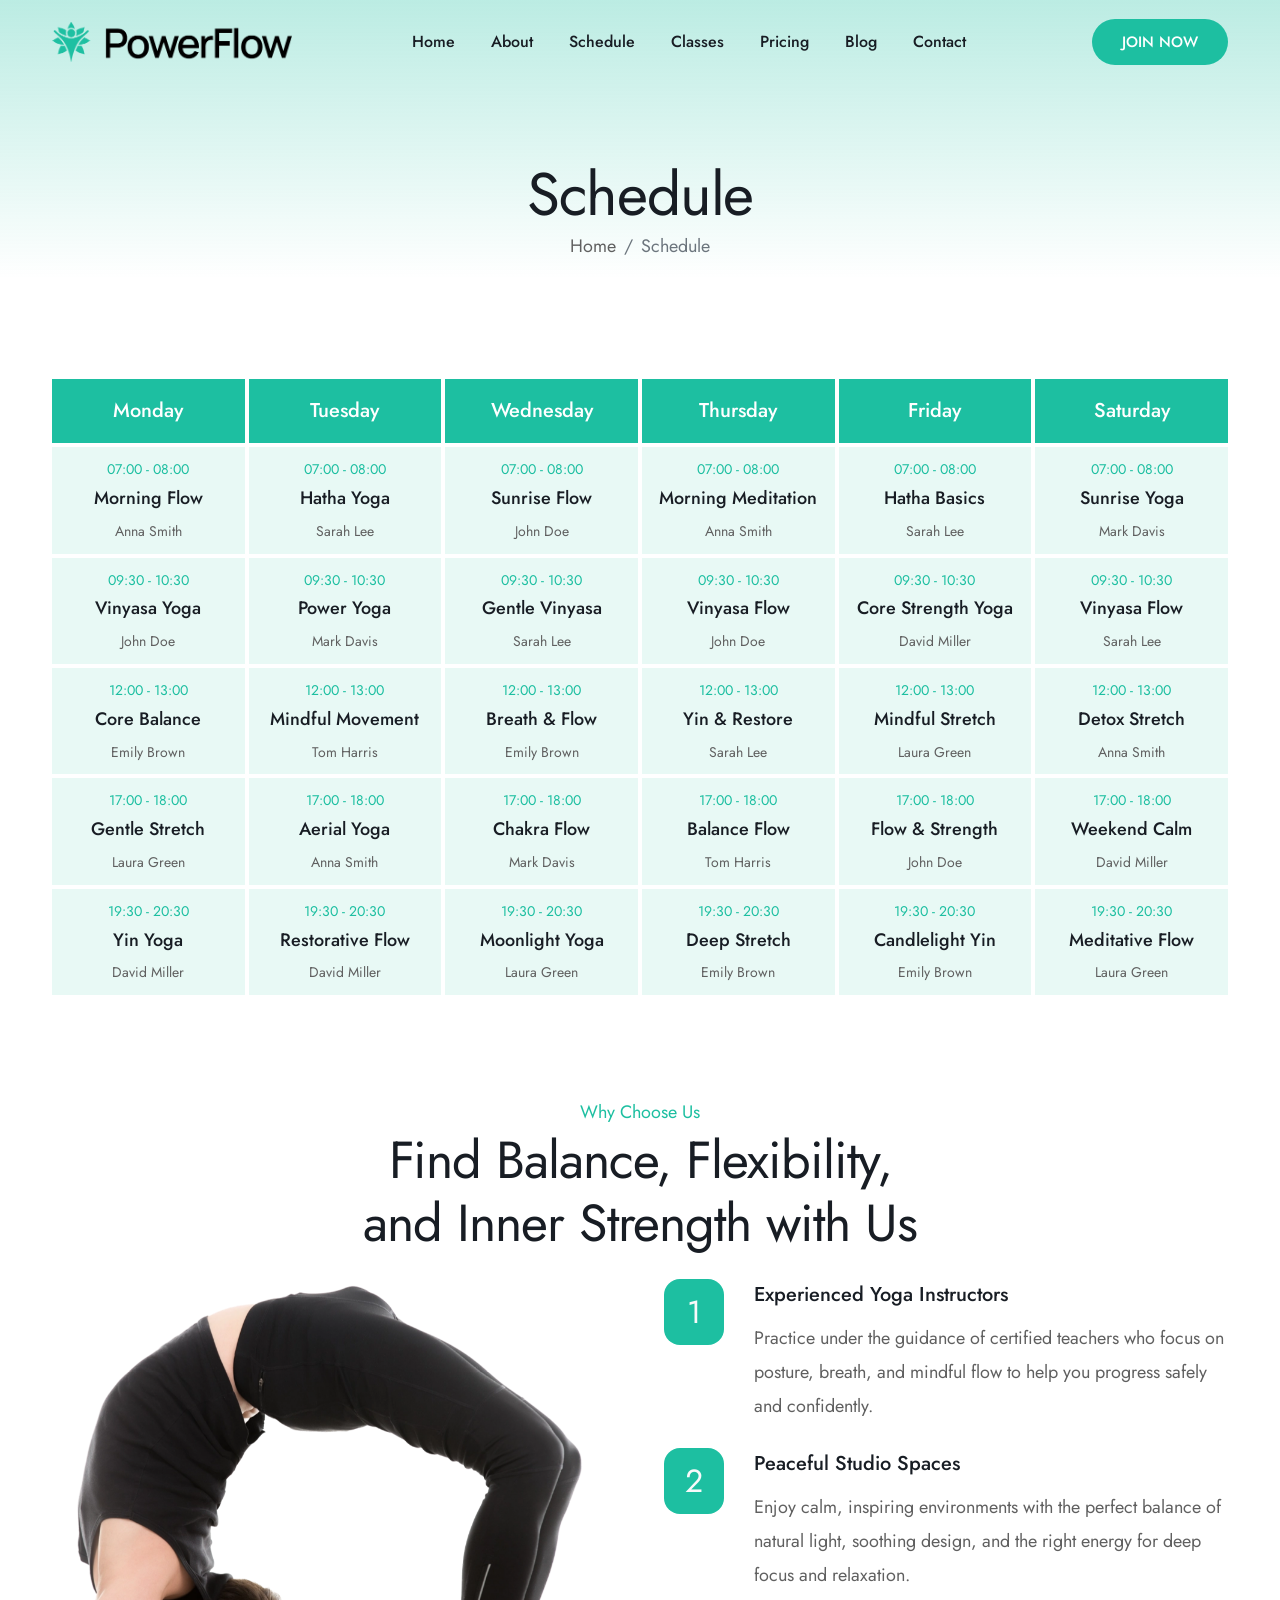
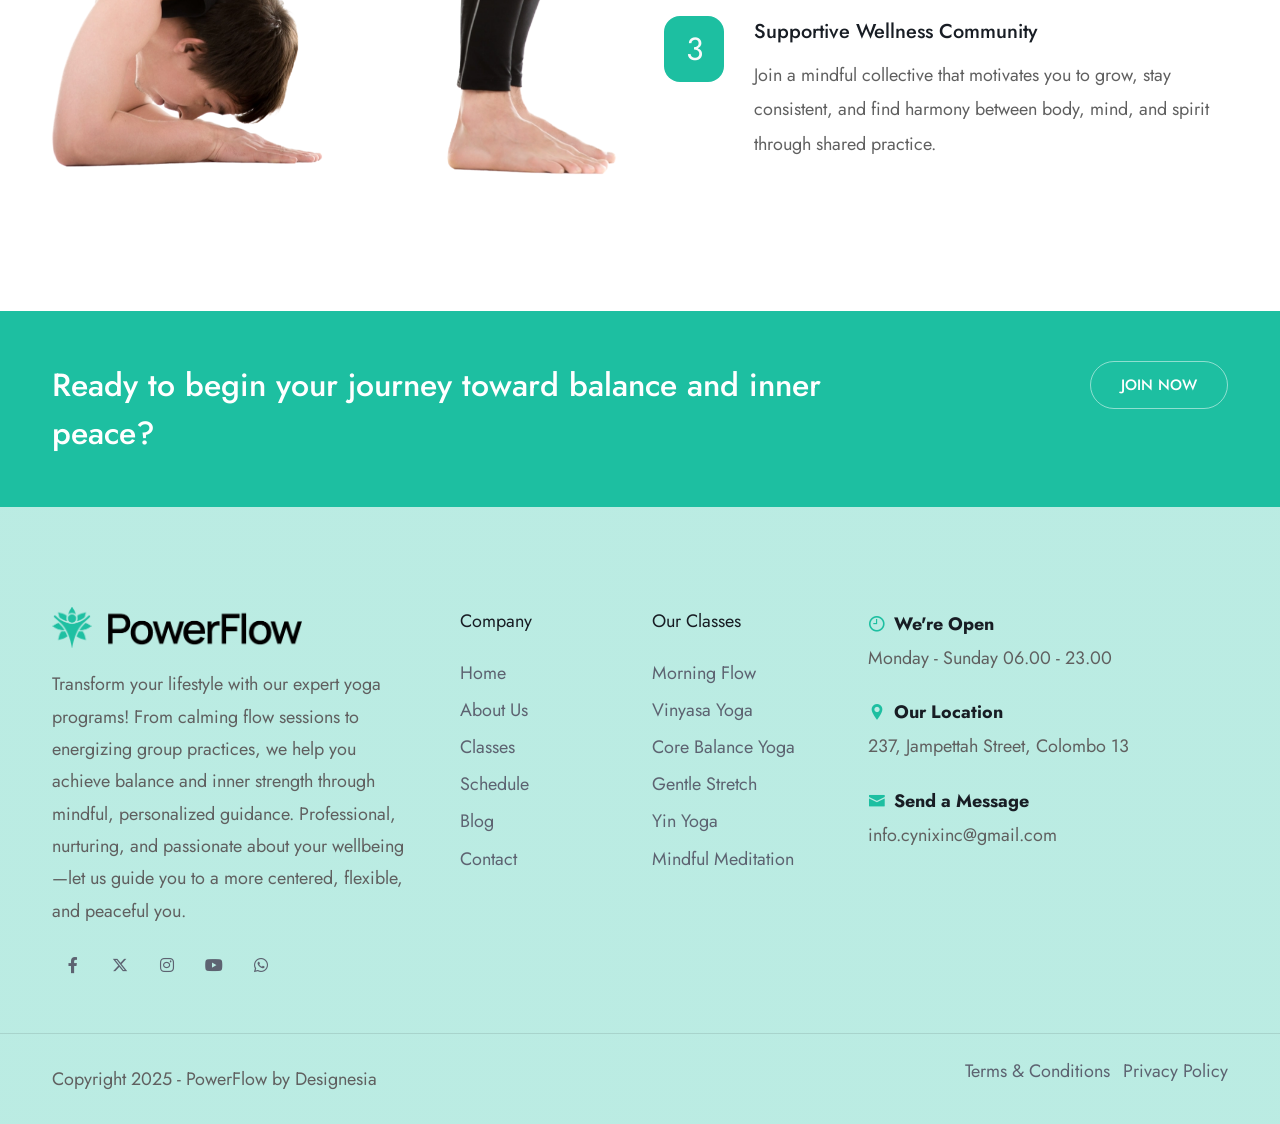
<file: schedule.html>
<!DOCTYPE html>
<html lang="en">

<head>
    <title>PowerFlow - Gym Fitness and Yoga HTML Template</title>
    <link rel="icon" href="images/icon.webp" type="image/gif" sizes="16x16">
    <meta content="text/html;charset=utf-8" http-equiv="Content-Type">
    <meta content="width=device-width, initial-scale=1.0" name="viewport" >
    <meta content="PowerFlow - Gym Fitness and Yoga HTML Template" name="description" >
    <meta content="" name="keywords" >
    <meta content="" name="author" >
    <!-- CSS Files
    ================================================== -->
    <link href="css/bootstrap.min.css" rel="stylesheet" type="text/css" id="bootstrap">
    <link href="css/plugins.css" rel="stylesheet" type="text/css" >
    <link href="css/style.css" rel="stylesheet" type="text/css" >
    <link href="css/coloring.css" rel="stylesheet" type="text/css" >
    <!-- color scheme -->
    <link id="colors" href="css/colors/scheme-02.css" rel="stylesheet" type="text/css" >
    <!-- custom css -->
    <link href="css/custom_02.css" rel="stylesheet" type="text/css" >
    <!-- Open Graph / SEO -->
    <meta property="og:title" content="Cynix Inc">
    <meta property="og:description" content="Your premier fitness destination in Sri Lanka">
    <meta property="og:image" content="images/background/4.webp">
    <meta property="og:type" content="website">
    <meta property="og:url" content="">
    <meta name="twitter:card" content="summary_large_image">

</head>

<body>

    <!-- header begin -->
    <header class="header-light transparent">
        <div class="container">
            <div class="row">
                <div class="col-md-12">
                    <div class="de-flex">
                        <div class="de-flex-col">
                            <!-- logo begin -->
                            <div id="logo">
                                <a href="index.html">
                                    <img class="logo-main" src="images/logo-dark.webp" alt="" >
                                    <img class="logo-scroll" src="images/logo-dark.webp" alt="" >
                                    <img class="logo-mobile" src="images/logo-dark.webp" alt="" >
                                </a>
                            </div>
                            <!-- logo close -->
                        </div>

                        <div class="de-flex-col">
                            <div class="de-flex-col header-col-mid">
                                <ul id="mainmenu">
                                    <li><a class="menu-item" href="index.html">Home</a></li>
                                    <li><a class="menu-item" href="about.html">About</a></li>
                                    <li><a class="menu-item" href="schedule.html">Schedule</a></li>
                                    <li><a class="menu-item" href="classes.html">Classes</a></li>
                                    <li><a class="menu-item" href="pricing.html">Pricing</a></li>
                                    <li><a class="menu-item" href="blog.html">Blog</a></li>
                                    <li><a class="menu-item" href="contact.html">Contact</a></li>
                                </ul>
                            </div>
                        </div>

                        <div class="de-flex-col">
                            <a class="btn-main fx-slide w-100" href="join.html"><span>Join Now</span></a>

                            <div class="menu_side_area">
                                <span id="menu-btn"></span>
                            </div>
                        </div>
                    </div>
                </div>
            </div>
        </div>
    </header>
    <!-- header end -->

    <!-- main content begin -->
    <main>

        <section class="pb-0 relative">
            <div class="container relative z-2">
                <div class="row g-4">
                    <div class="col-lg-12 text-center">
                        <div class="spacer-double"></div>
                        <h1 class="mb-0">Schedule</h1>
                        <ol class="breadcrumb justify-content-center">
                            <li class="breadcrumb-item"><a href="index.html">Home</a></li>
                            <li class="breadcrumb-item active" aria-current="page">Schedule</li>
                        </ol>
                    </div>
                </div>
            </div>
            <div class="gradient-edge-top color op-3 h-100"></div>
        </section>

        

        <section>
          <div class="container">

            <div class="row g-1 text-center">

              <!-- Monday -->
              <div class="col-lg-2 col-md-4 mb-sm-30 wow fadeInUp" data-wow-delay=".2s">
                <div class="bg-color text-light text-center py-3 mb-1">
                  <h4 class="mb-0">Monday</h4>
                </div>
                <div class="py-2 bg-color-op-1 lh-1-6"><div class="fs-14 id-color">07:00 - 08:00</div><div class="fs-18 mb-1 fw-500 text-dark">Morning Flow</div><div class="fs-14">Anna Smith</div></div>
                <div class="py-2 bg-color-op-1 mt-1 lh-1-6"><div class="fs-14 id-color">09:30 - 10:30</div><div class="fs-18 mb-1 fw-500 text-dark">Vinyasa Yoga</div><div class="fs-14">John Doe</div></div>
                <div class="py-2 bg-color-op-1 mt-1 lh-1-6"><div class="fs-14 id-color">12:00 - 13:00</div><div class="fs-18 mb-1 fw-500 text-dark">Core Balance</div><div class="fs-14">Emily Brown</div></div>
                <div class="py-2 bg-color-op-1 mt-1 lh-1-6"><div class="fs-14 id-color">17:00 - 18:00</div><div class="fs-18 mb-1 fw-500 text-dark">Gentle Stretch</div><div class="fs-14">Laura Green</div></div>
                <div class="py-2 bg-color-op-1 mt-1 lh-1-6"><div class="fs-14 id-color">19:30 - 20:30</div><div class="fs-18 mb-1 fw-500 text-dark">Yin Yoga</div><div class="fs-14">David Miller</div></div>
              </div>

              <!-- Tuesday -->
              <div class="col-lg-2 col-md-4 mb-sm-30 wow fadeInUp" data-wow-delay=".3s">
                <div class="bg-color text-light text-center py-3 mb-1">
                  <h4 class="mb-0">Tuesday</h4>
                </div>
                <div class="py-2 bg-color-op-1 lh-1-6"><div class="fs-14 id-color">07:00 - 08:00</div><div class="fs-18 mb-1 fw-500 text-dark">Hatha Yoga</div><div class="fs-14">Sarah Lee</div></div>
                <div class="py-2 bg-color-op-1 mt-1 lh-1-6"><div class="fs-14 id-color">09:30 - 10:30</div><div class="fs-18 mb-1 fw-500 text-dark">Power Yoga</div><div class="fs-14">Mark Davis</div></div>
                <div class="py-2 bg-color-op-1 mt-1 lh-1-6"><div class="fs-14 id-color">12:00 - 13:00</div><div class="fs-18 mb-1 fw-500 text-dark">Mindful Movement</div><div class="fs-14">Tom Harris</div></div>
                <div class="py-2 bg-color-op-1 mt-1 lh-1-6"><div class="fs-14 id-color">17:00 - 18:00</div><div class="fs-18 mb-1 fw-500 text-dark">Aerial Yoga</div><div class="fs-14">Anna Smith</div></div>
                <div class="py-2 bg-color-op-1 mt-1 lh-1-6"><div class="fs-14 id-color">19:30 - 20:30</div><div class="fs-18 mb-1 fw-500 text-dark">Restorative Flow</div><div class="fs-14">David Miller</div></div>
              </div>

              <!-- Wednesday -->
              <div class="col-lg-2 col-md-4 mb-sm-30 wow fadeInUp" data-wow-delay=".4s">
                <div class="bg-color text-light text-center py-3 mb-1">
                  <h4 class="mb-0">Wednesday</h4>
                </div>
                <div class="py-2 bg-color-op-1 lh-1-6"><div class="fs-14 id-color">07:00 - 08:00</div><div class="fs-18 mb-1 fw-500 text-dark">Sunrise Flow</div><div class="fs-14">John Doe</div></div>
                <div class="py-2 bg-color-op-1 mt-1 lh-1-6"><div class="fs-14 id-color">09:30 - 10:30</div><div class="fs-18 mb-1 fw-500 text-dark">Gentle Vinyasa</div><div class="fs-14">Sarah Lee</div></div>
                <div class="py-2 bg-color-op-1 mt-1 lh-1-6"><div class="fs-14 id-color">12:00 - 13:00</div><div class="fs-18 mb-1 fw-500 text-dark">Breath & Flow</div><div class="fs-14">Emily Brown</div></div>
                <div class="py-2 bg-color-op-1 mt-1 lh-1-6"><div class="fs-14 id-color">17:00 - 18:00</div><div class="fs-18 mb-1 fw-500 text-dark">Chakra Flow</div><div class="fs-14">Mark Davis</div></div>
                <div class="py-2 bg-color-op-1 mt-1 lh-1-6"><div class="fs-14 id-color">19:30 - 20:30</div><div class="fs-18 mb-1 fw-500 text-dark">Moonlight Yoga</div><div class="fs-14">Laura Green</div></div>
              </div>

              <!-- Thursday -->
              <div class="col-lg-2 col-md-4 mb-sm-30 wow fadeInUp" data-wow-delay=".5s">
                <div class="bg-color text-light text-center py-3 mb-1">
                  <h4 class="mb-0">Thursday</h4>
                </div>
                <div class="py-2 bg-color-op-1 lh-1-6"><div class="fs-14 id-color">07:00 - 08:00</div><div class="fs-18 mb-1 fw-500 text-dark">Morning Meditation</div><div class="fs-14">Anna Smith</div></div>
                <div class="py-2 bg-color-op-1 mt-1 lh-1-6"><div class="fs-14 id-color">09:30 - 10:30</div><div class="fs-18 mb-1 fw-500 text-dark">Vinyasa Flow</div><div class="fs-14">John Doe</div></div>
                <div class="py-2 bg-color-op-1 mt-1 lh-1-6"><div class="fs-14 id-color">12:00 - 13:00</div><div class="fs-18 mb-1 fw-500 text-dark">Yin & Restore</div><div class="fs-14">Sarah Lee</div></div>
                <div class="py-2 bg-color-op-1 mt-1 lh-1-6"><div class="fs-14 id-color">17:00 - 18:00</div><div class="fs-18 mb-1 fw-500 text-dark">Balance Flow</div><div class="fs-14">Tom Harris</div></div>
                <div class="py-2 bg-color-op-1 mt-1 lh-1-6"><div class="fs-14 id-color">19:30 - 20:30</div><div class="fs-18 mb-1 fw-500 text-dark">Deep Stretch</div><div class="fs-14">Emily Brown</div></div>
              </div>

              <!-- Friday -->
              <div class="col-lg-2 col-md-4 mb-sm-30 wow fadeInUp" data-wow-delay=".6s">
                <div class="bg-color text-light text-center py-3 mb-1">
                  <h4 class="mb-0">Friday</h4>
                </div>
                <div class="py-2 bg-color-op-1 lh-1-6"><div class="fs-14 id-color">07:00 - 08:00</div><div class="fs-18 mb-1 fw-500 text-dark">Hatha Basics</div><div class="fs-14">Sarah Lee</div></div>
                <div class="py-2 bg-color-op-1 mt-1 lh-1-6"><div class="fs-14 id-color">09:30 - 10:30</div><div class="fs-18 mb-1 fw-500 text-dark">Core Strength Yoga</div><div class="fs-14">David Miller</div></div>
                <div class="py-2 bg-color-op-1 mt-1 lh-1-6"><div class="fs-14 id-color">12:00 - 13:00</div><div class="fs-18 mb-1 fw-500 text-dark">Mindful Stretch</div><div class="fs-14">Laura Green</div></div>
                <div class="py-2 bg-color-op-1 mt-1 lh-1-6"><div class="fs-14 id-color">17:00 - 18:00</div><div class="fs-18 mb-1 fw-500 text-dark">Flow & Strength</div><div class="fs-14">John Doe</div></div>
                <div class="py-2 bg-color-op-1 mt-1 lh-1-6"><div class="fs-14 id-color">19:30 - 20:30</div><div class="fs-18 mb-1 fw-500 text-dark">Candlelight Yin</div><div class="fs-14">Emily Brown</div></div>
              </div>

              <!-- Saturday -->
              <div class="col-lg-2 col-md-4 mb-sm-30 wow fadeInUp" data-wow-delay=".7s">
                <div class="bg-color text-light text-center py-3 mb-1">
                  <h4 class="mb-0">Saturday</h4>
                </div>
                <div class="py-2 bg-color-op-1 lh-1-6"><div class="fs-14 id-color">07:00 - 08:00</div><div class="fs-18 mb-1 fw-500 text-dark">Sunrise Yoga</div><div class="fs-14">Mark Davis</div></div>
                <div class="py-2 bg-color-op-1 mt-1 lh-1-6"><div class="fs-14 id-color">09:30 - 10:30</div><div class="fs-18 mb-1 fw-500 text-dark">Vinyasa Flow</div><div class="fs-14">Sarah Lee</div></div>
                <div class="py-2 bg-color-op-1 mt-1 lh-1-6"><div class="fs-14 id-color">12:00 - 13:00</div><div class="fs-18 mb-1 fw-500 text-dark">Detox Stretch</div><div class="fs-14">Anna Smith</div></div>
                <div class="py-2 bg-color-op-1 mt-1 lh-1-6"><div class="fs-14 id-color">17:00 - 18:00</div><div class="fs-18 mb-1 fw-500 text-dark">Weekend Calm</div><div class="fs-14">David Miller</div></div>
                <div class="py-2 bg-color-op-1 mt-1 lh-1-6"><div class="fs-14 id-color">19:30 - 20:30</div><div class="fs-18 mb-1 fw-500 text-dark">Meditative Flow</div><div class="fs-14">Laura Green</div></div>
              </div>

            </div>
          </div>
        </section>

        <section class="pt-0 relative">
            <div class="container">
                <div class="row gy-4 justify-content-center">
                    <div class="col-lg-6 text-center wow fadeIn" data-wow-delay=".2s">
                        <div class="uptitle id-color wow fadeInUp">Why Choose Us</div>
                        <h2 class="wow fadeInUp">Find Balance, Flexibility, and Inner Strength with Us</h2>
                    </div>
                </div>
                <div class="row g-4 gx-5 align-items-center">
                    <div class="col-lg-6">
                        <img src="images/misc/c2.webp" class="w-100" alt="">
                    </div>
                    <div class="col-lg-6">
                        <div class="relative mb-4 wow fadeInUp" data-wow-delay=".2s">
                            <div class="absolute w-60px bg-color text-light text-center fs-32 py-3 rounded-1">
                                1
                            </div>
                            <div class="ps-90">
                                <h4>Experienced Yoga Instructors</h4>
                                <p>Practice under the guidance of certified teachers who focus on posture, breath, and mindful flow to help you progress safely and confidently.</p>
                            </div>
                        </div>

                        <div class="relative mb-4 wow fadeInUp" data-wow-delay=".4s">
                            <div class="absolute w-60px bg-color text-light text-center fs-32 py-3 rounded-1">
                                2
                            </div>
                            <div class="ps-90">
                                <h4>Peaceful Studio Spaces</h4>
                                <p>Enjoy calm, inspiring environments with the perfect balance of natural light, soothing design, and the right energy for deep focus and relaxation.</p>
                            </div>
                        </div>

                        <div class="relative wow fadeInUp" data-wow-delay=".6s">
                            <div class="absolute w-60px bg-color text-light text-center fs-32 py-3 rounded-1">
                                3
                            </div>
                            <div class="ps-90">
                                <h4>Supportive Wellness Community</h4>
                                <p>Join a mindful collective that motivates you to grow, stay consistent, and find harmony between body, mind, and spirit through shared practice.</p>
                            </div>
                        </div>
                    </div>
                </div>

                <div class="spacer-single sm-hide"></div>   
            </div>
        </section>

        <section class="bg-color text-light pt-50 pb-50">
            <div class="container">
                <div class="row g-4">
                    <div class="col-md-9">
                        <h3 class="mb-0 fs-32">Ready to begin your journey toward balance and inner peace?</h3>
                    </div>
                    <div class="col-lg-3 text-lg-end">
                        <a class="btn-main fx-slide btn-line" href="join.html"><span>Join Now</span></a>
                    </div>
                </div>
            </div>
        </section>

    </main>
    <!-- main content end -->

    <footer class="footer-light">
        <div class="container">
            <div class="row gx-5">
                <div class="col-lg-4 col-sm-6">
                    <img src="images/logo-dark.webp" class="w-250px" alt="" >
                    <div class="spacer-20"></div>
                    <p>Transform your lifestyle with our expert yoga programs! From calming flow sessions to energizing group practices, we help you achieve balance and inner strength through mindful, personalized guidance. Professional, nurturing, and passionate about your wellbeing—let us guide you to a more centered, flexible, and peaceful you.</p>

                    <div class="social-icons mb-sm-30">
                        <a href="#"><i class="fa-brands fa-facebook-f"></i></a>
                        <a href="#"><i class="fa-brands fa-x-twitter"></i></a>
                        <a href="#"><i class="fa-brands fa-instagram"></i></a>
                        <a href="#"><i class="fa-brands fa-youtube"></i></a>
                        <a href="#"><i class="fa-brands fa-whatsapp"></i></a>
                    </div>
                </div>
                <div class="col-lg-4 col-sm-12 order-lg-1 order-sm-2">
                    <div class="row">
                        <div class="col-lg-6 col-sm-6">
                            <div class="widget">
                                <h5>Company</h5>
                                <ul>                                        
                                    <li><a href="index.html">Home</a></li>
                                    <li><a href="about.html">About Us</a></li>
                                    <li><a href="classes.html">Classes</a></li>                                    
                                    <li><a href="schedule.html">Schedule</a></li>
                                    <li><a href="blog.html">Blog</a></li>
                                    <li><a href="contact.html">Contact</a></li>
                                </ul>
                            </div>
                        </div>
                        <div class="col-lg-6 col-sm-6">
                            <div class="widget">
                                <h5>Our Classes</h5>
                                <ul>
                                    <li><a href="class-single.html">Morning Flow</a></li>
                                    <li><a href="class-single.html">Vinyasa Yoga</a></li>
                                    <li><a href="class-single.html">Core Balance Yoga</a></li>
                                    <li><a href="class-single.html">Gentle Stretch</a></li>
                                    <li><a href="class-single.html">Yin Yoga</a></li>
                                    <li><a href="class-single.html">Mindful Meditation</a></li>
                                </ul>
                            </div>
                        </div>
                    </div>
                </div>
                <div class="col-lg-4 col-sm-6 order-lg-2 order-sm-1">
                    <div class="widget">
                        <div class="fw-bold text-dark"><i class="icofont-clock-time me-2 id-color"></i>We're Open</div>
                        Monday - Sunday 06.00 - 23.00

                        <div class="spacer-20"></div>

                        <div class="fw-bold text-dark"><i class="icofont-location-pin me-2 id-color"></i>Our Location</div>
                        237, Jampettah Street, Colombo 13

                        <div class="spacer-20"></div>

                        <div class="fw-bold text-dark"><i class="icofont-envelope me-2 id-color"></i>Send a Message</div>
                        info.cynixinc@gmail.com                            
                    </div>
                </div>
            </div>
        </div>
        <div class="subfooter">
            <div class="container">
                <div class="row">
                    <div class="col-md-12">
                        <div class="de-flex">
                            <div class="de-flex-col">
                                Copyright 2025 - PowerFlow by Designesia
                            </div>
                            <ul class="list-inline">
                                <li class="list-inline-item"><a href="#">Terms &amp; Conditions</a></li>
                                <li class="list-inline-item"><a href="#">Privacy Policy</a></li>
                            </ul>
                        </div>
                    </div>
                </div>
            </div>
        </div>
    </footer>

    <div class="float-text show-on-scroll">
        <span><a href="#">Scroll to top</a></span>
    </div>
    <div class="scrollbar-v show-on-scroll"></div>

    <!-- page preloader begin -->
    <div id="de-loader"></div>
    <!-- page preloader close -->

    <!-- Javascript Files
    ================================================== -->
    <script src="js/vendors.js"></script>
    <script src="js/designesia.js"></script>
    <script src="js/url-params.js"></script>
    <script src="js/seo.js"></script>

</body>

</html>
</file>
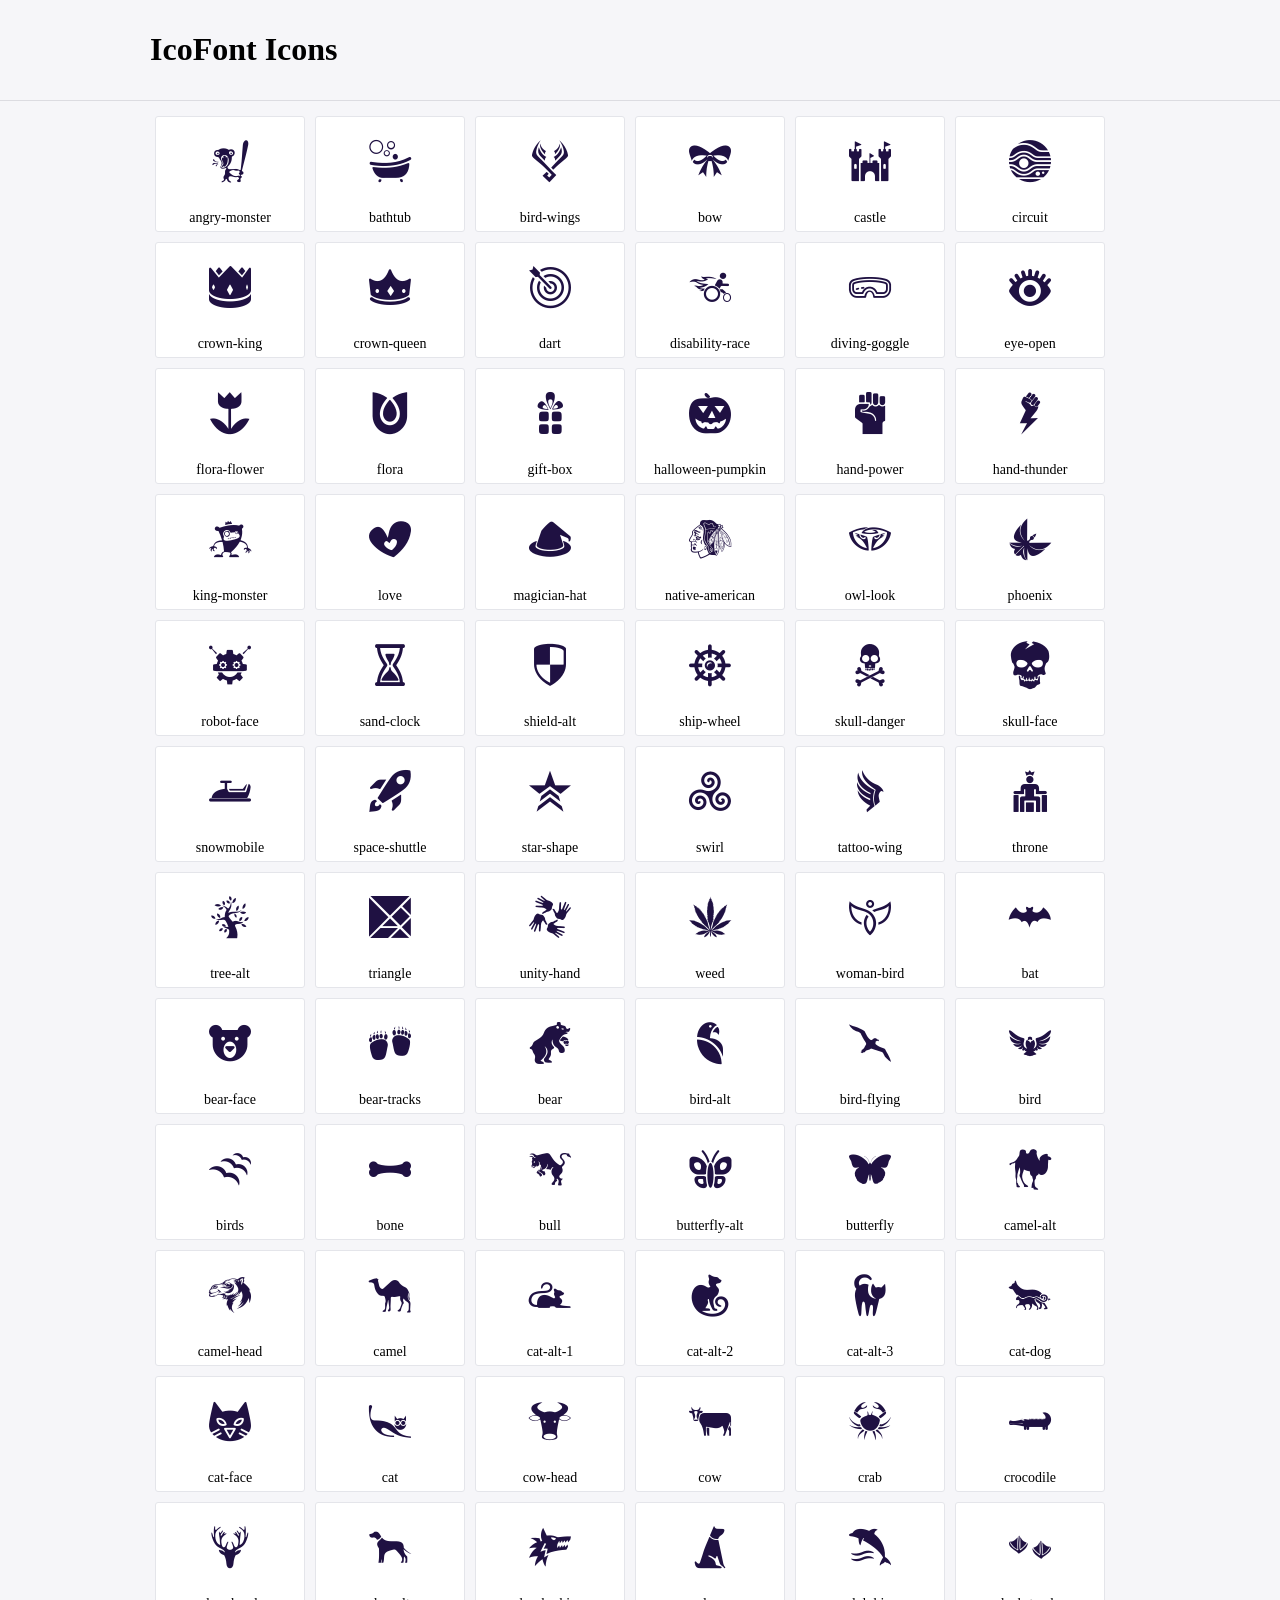
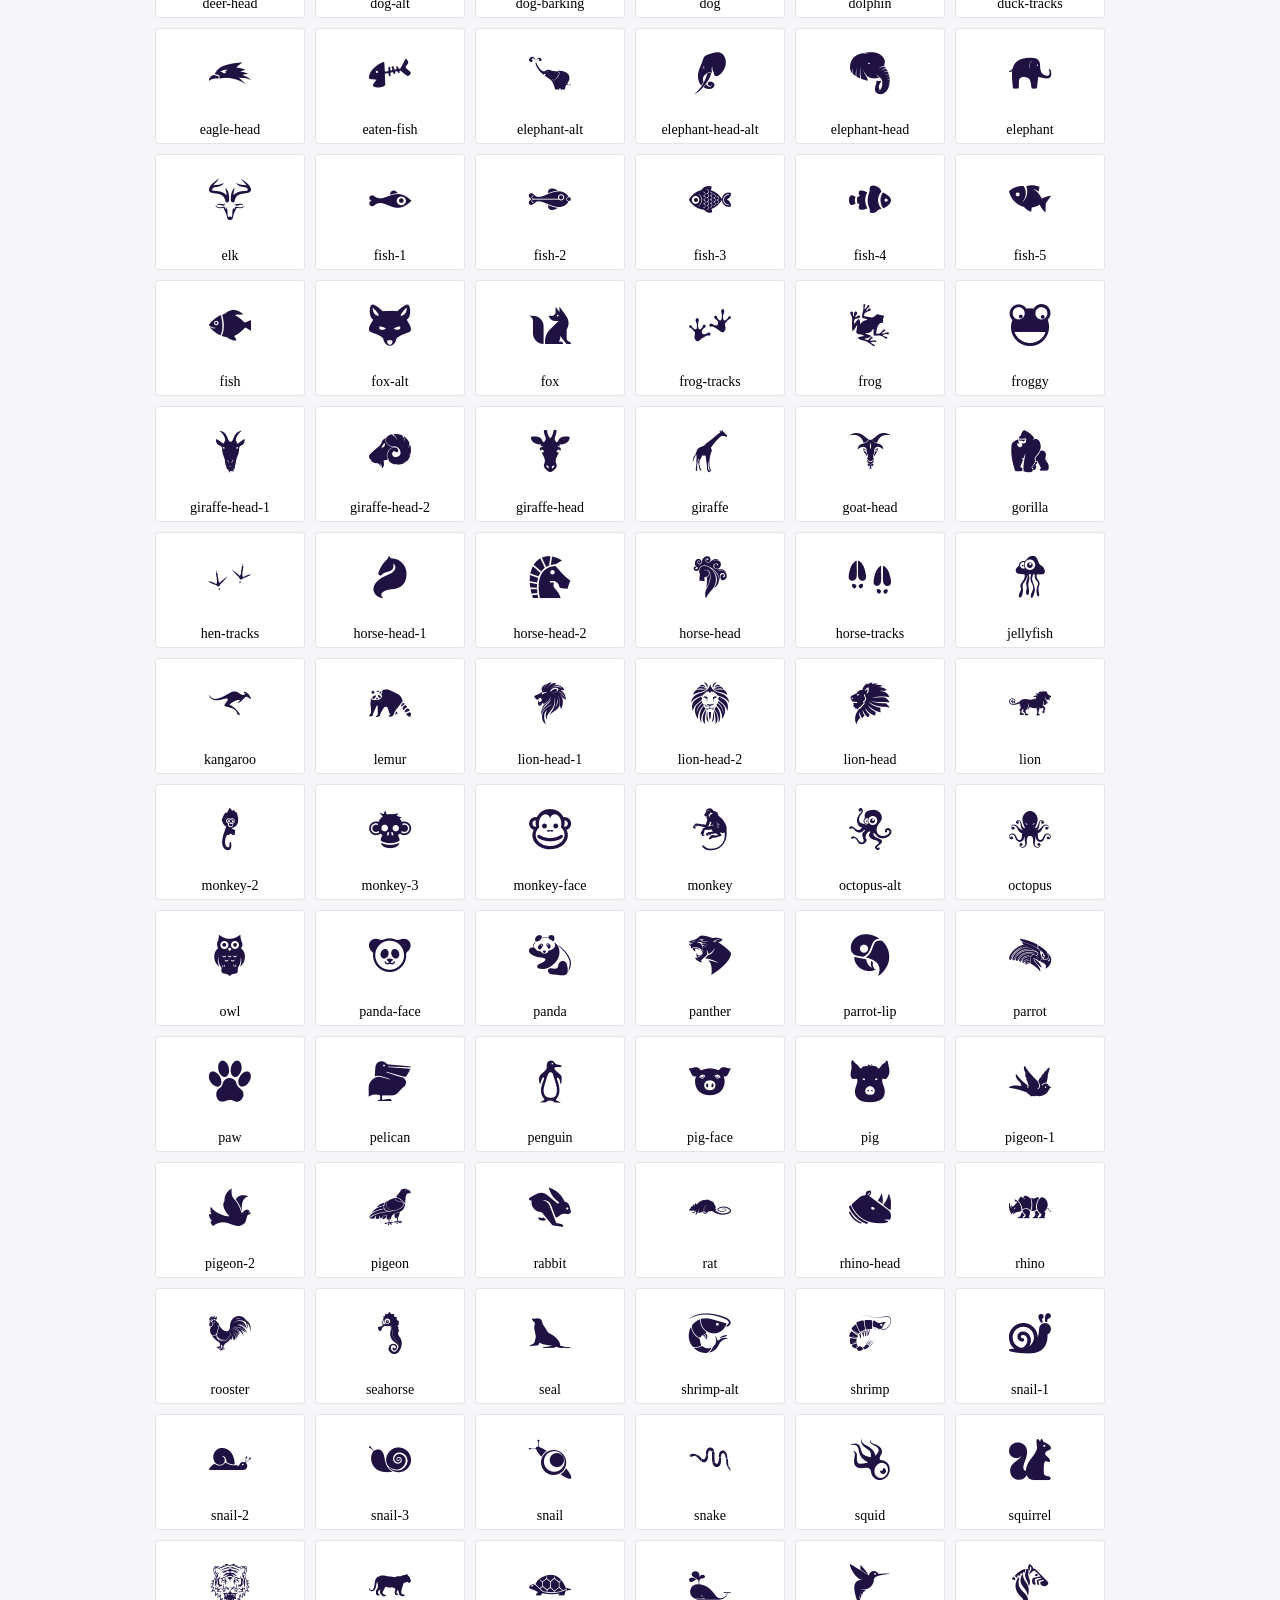
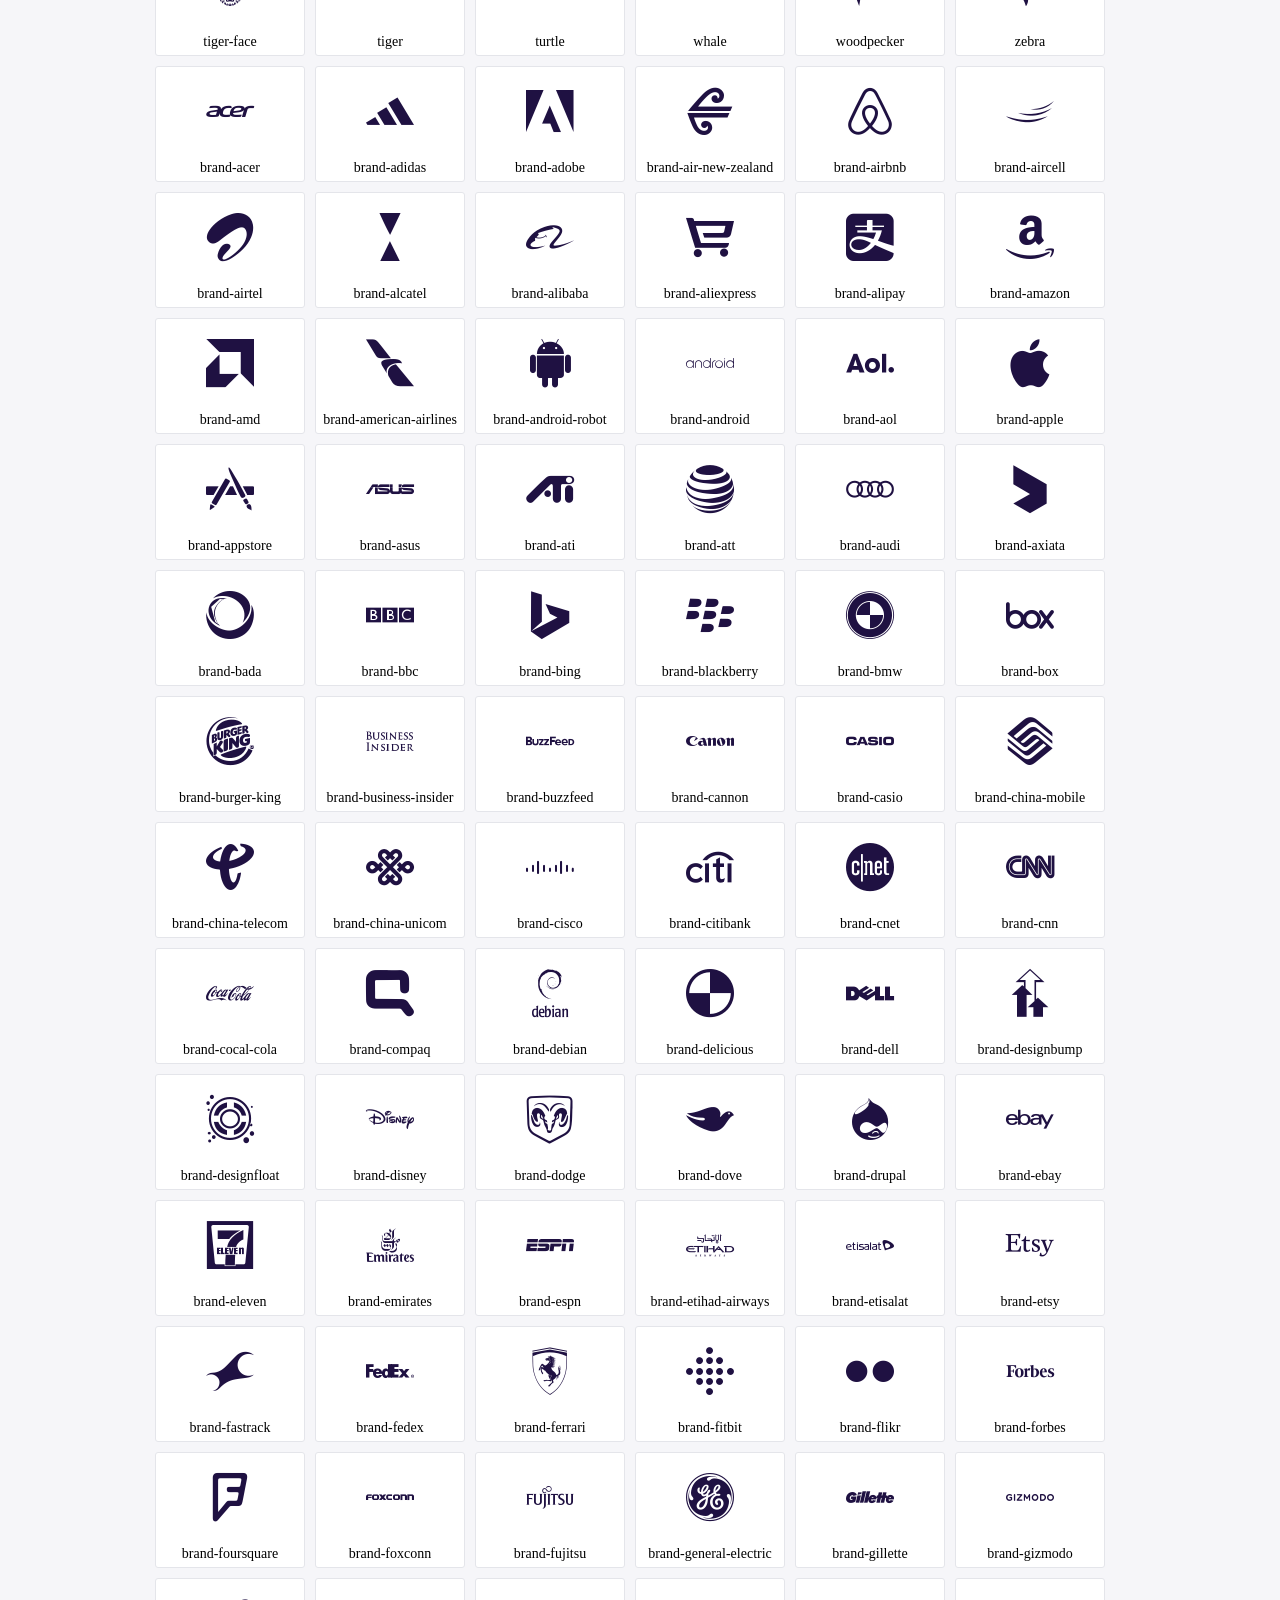
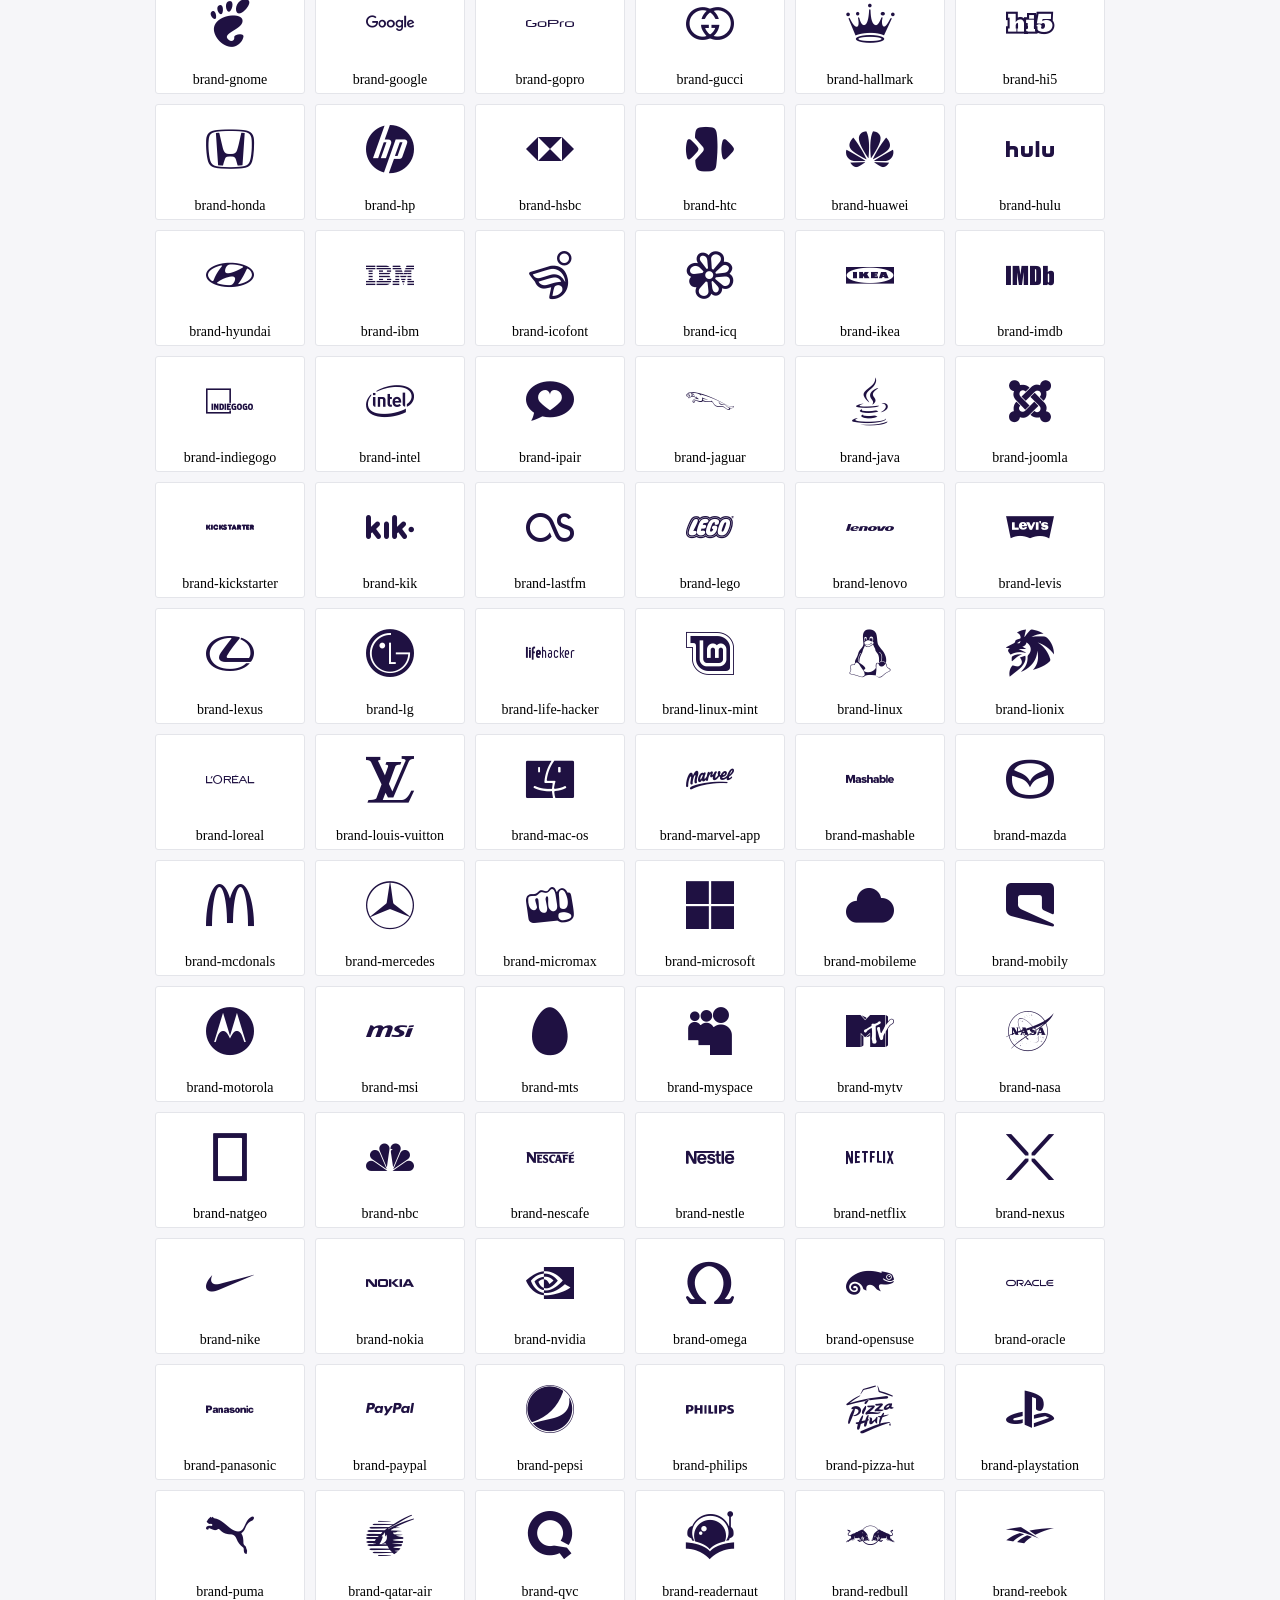
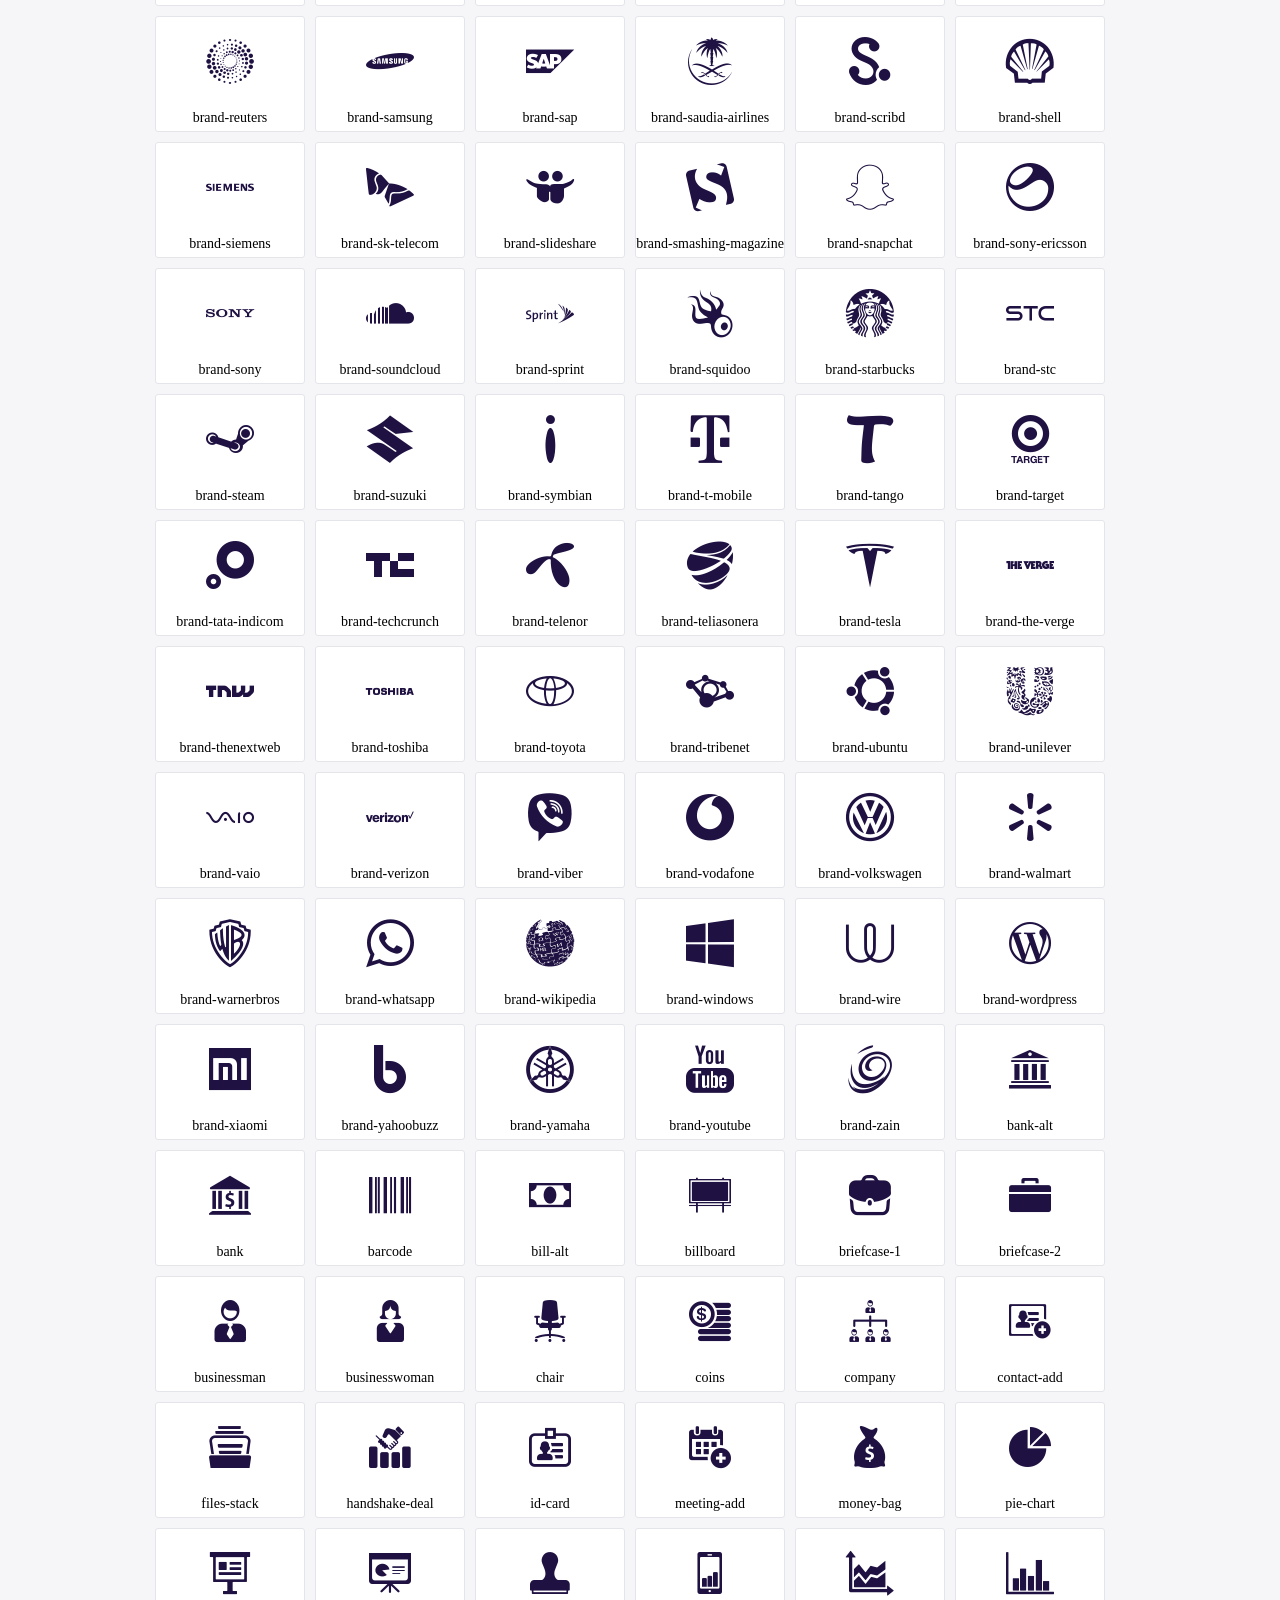
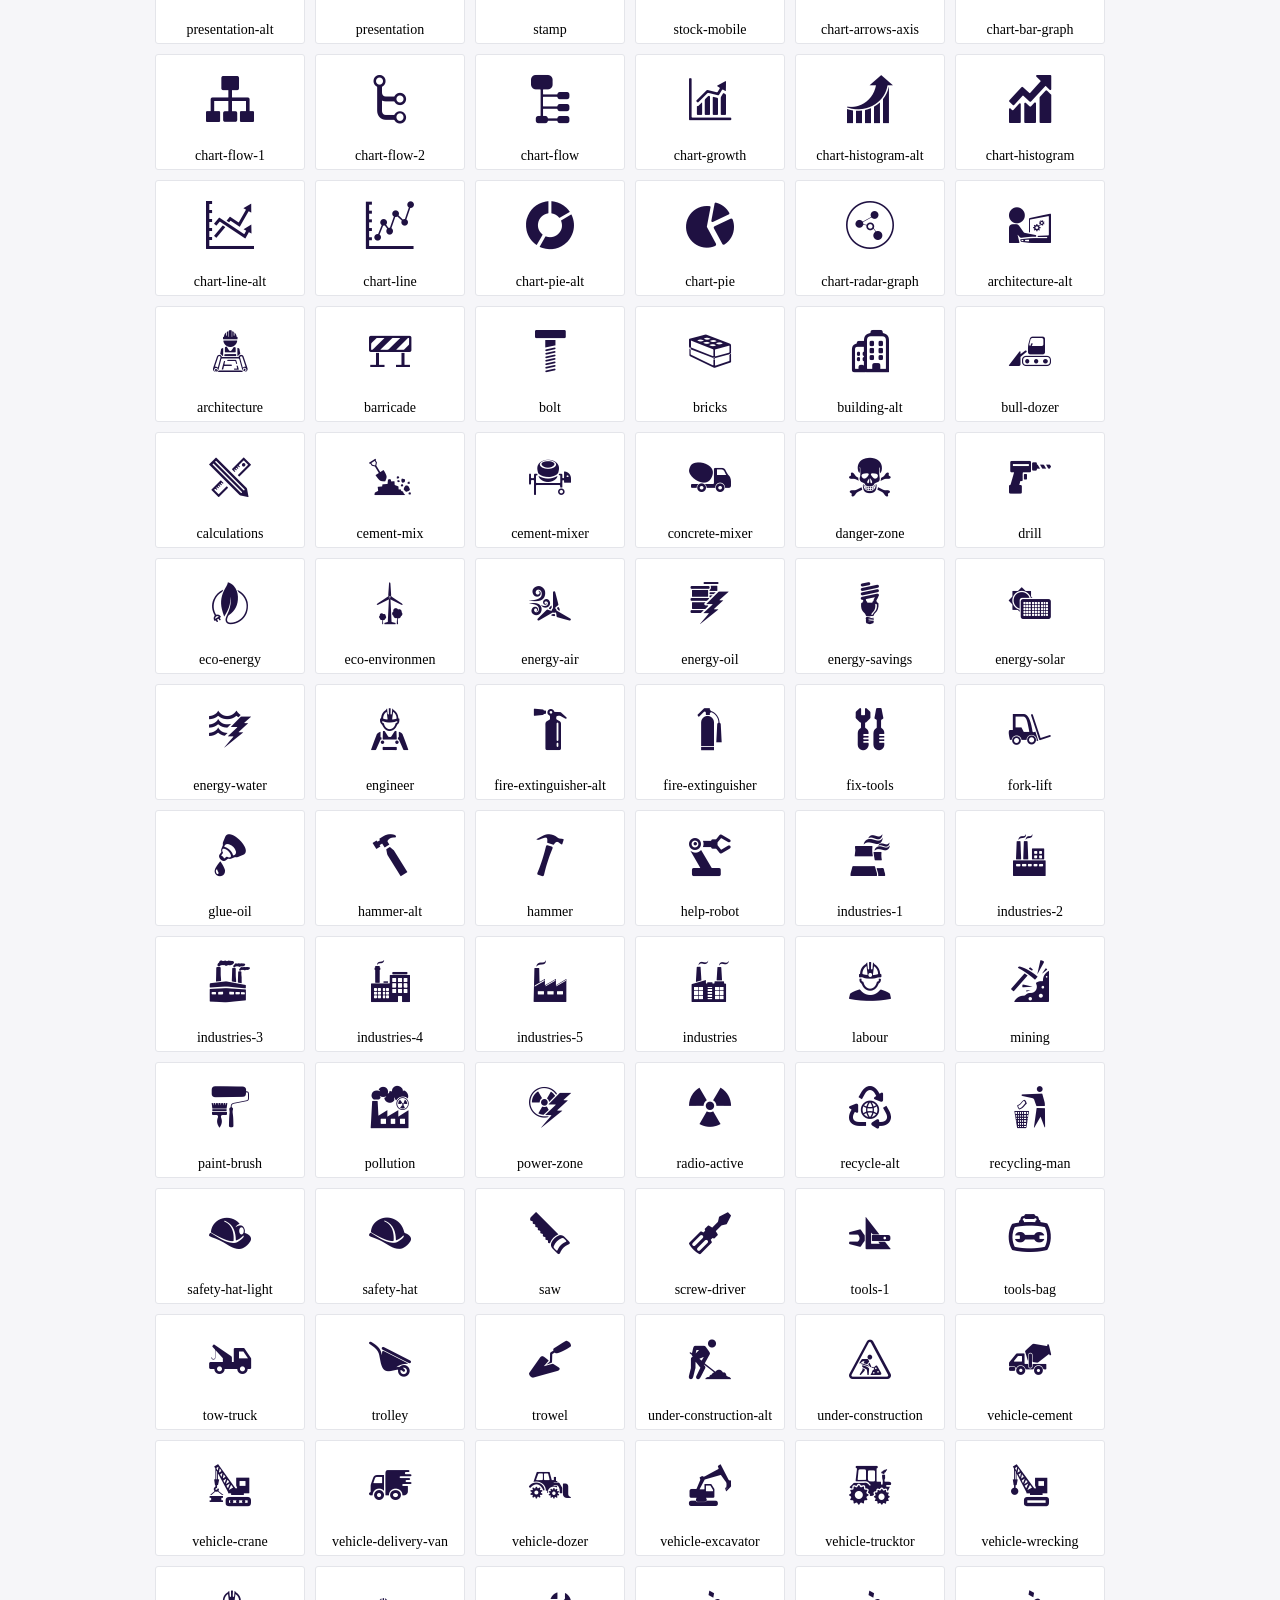
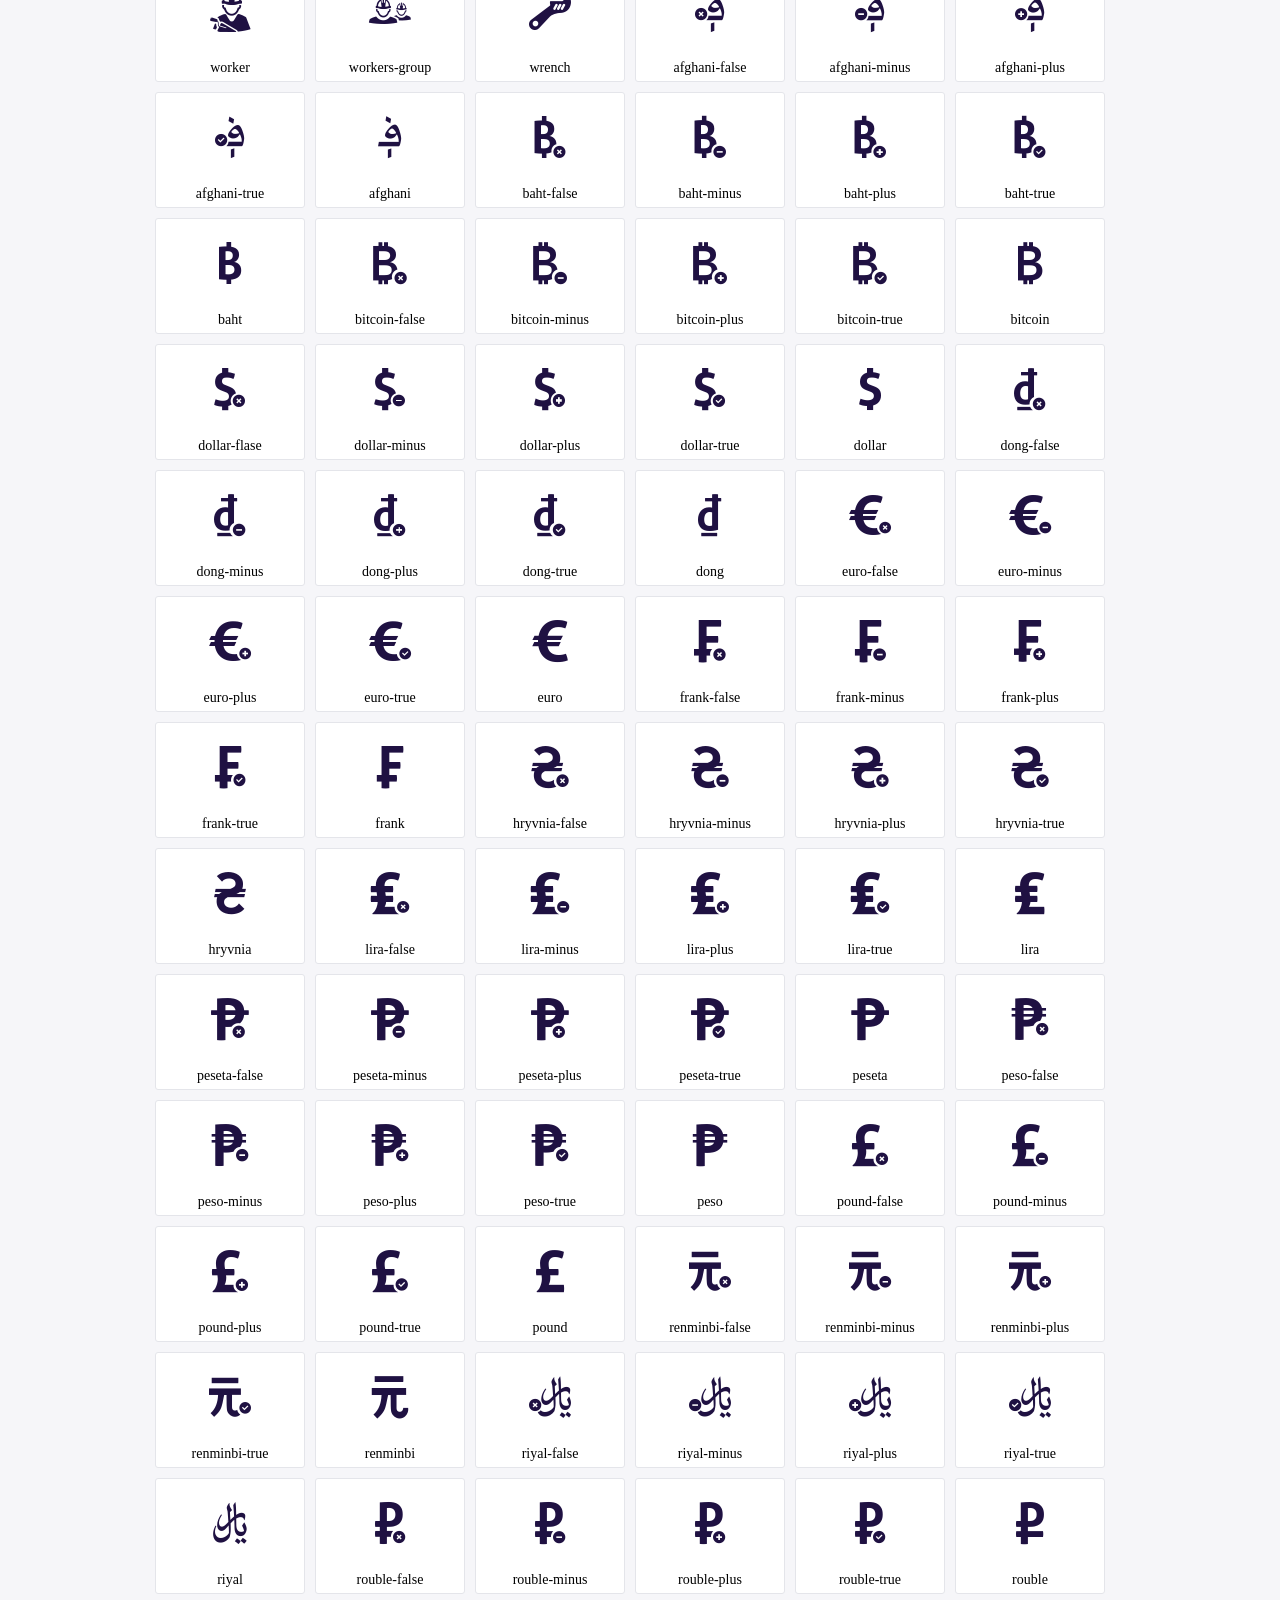
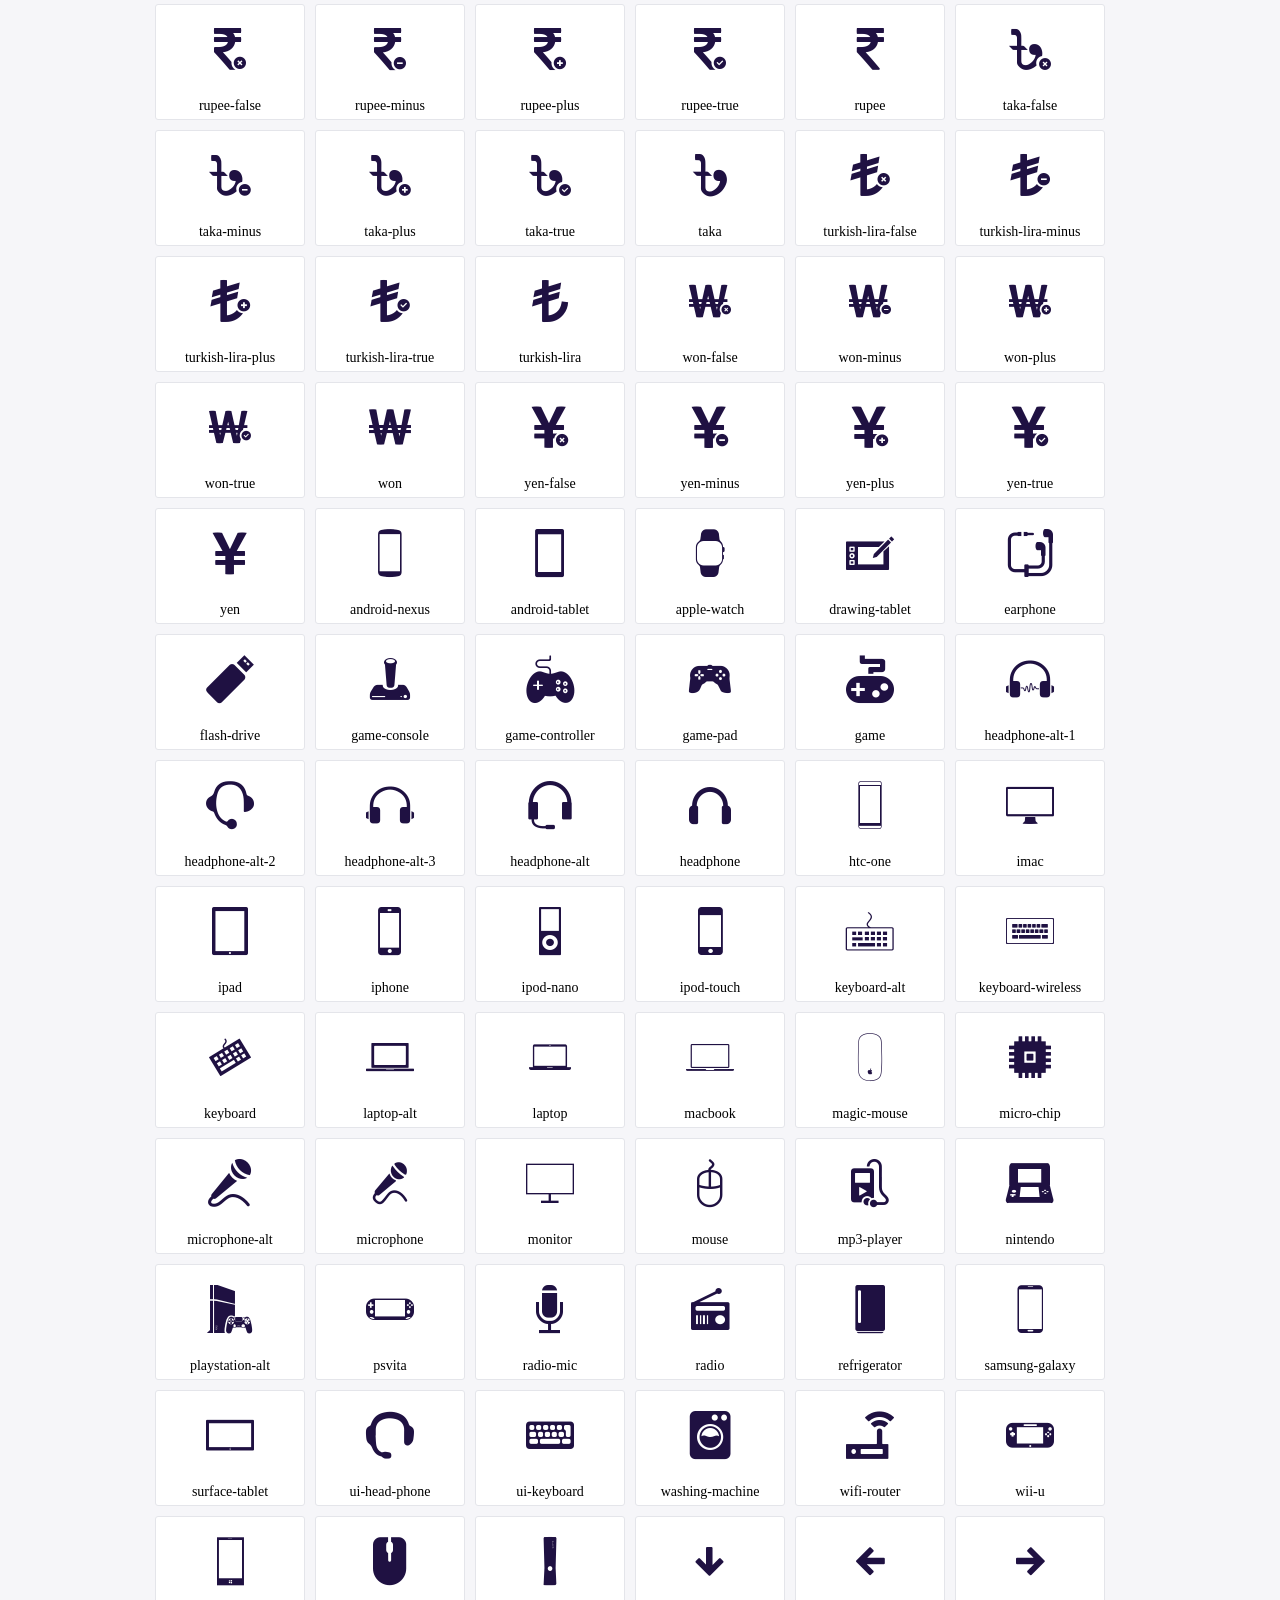
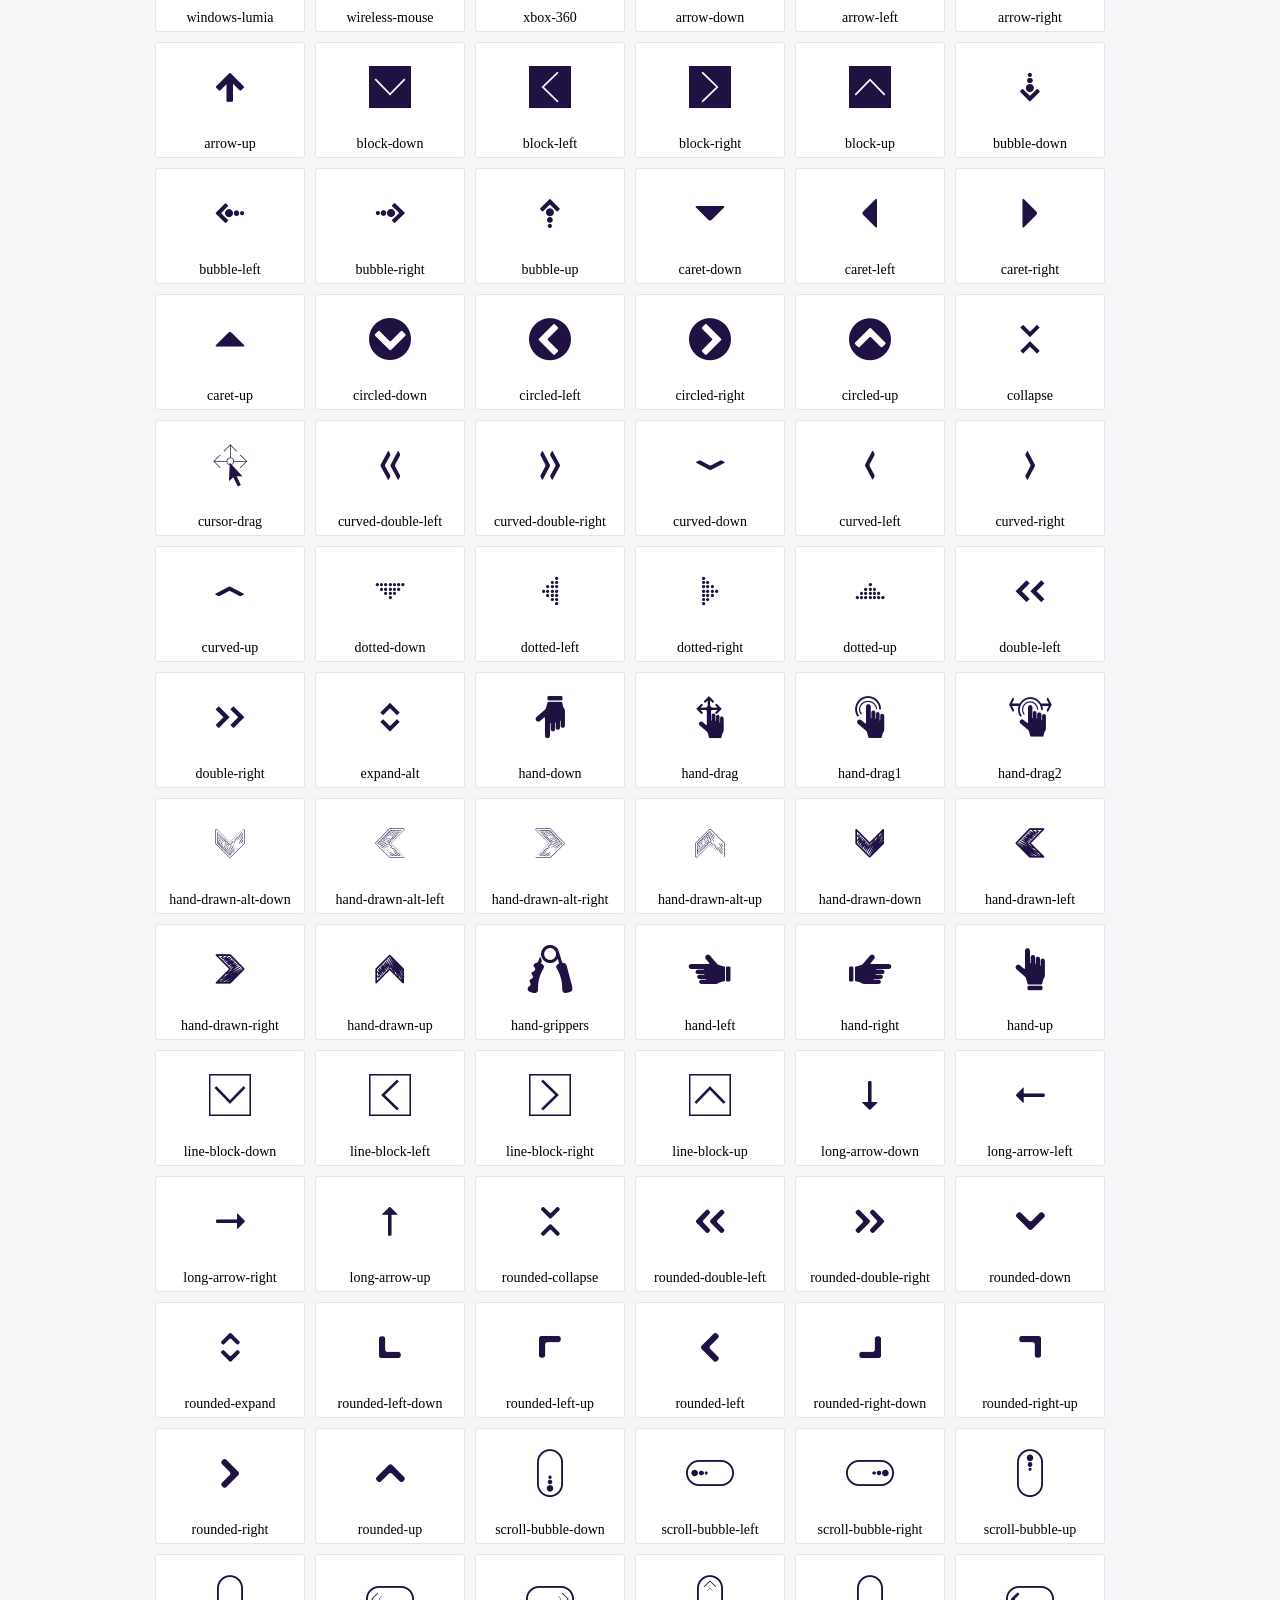
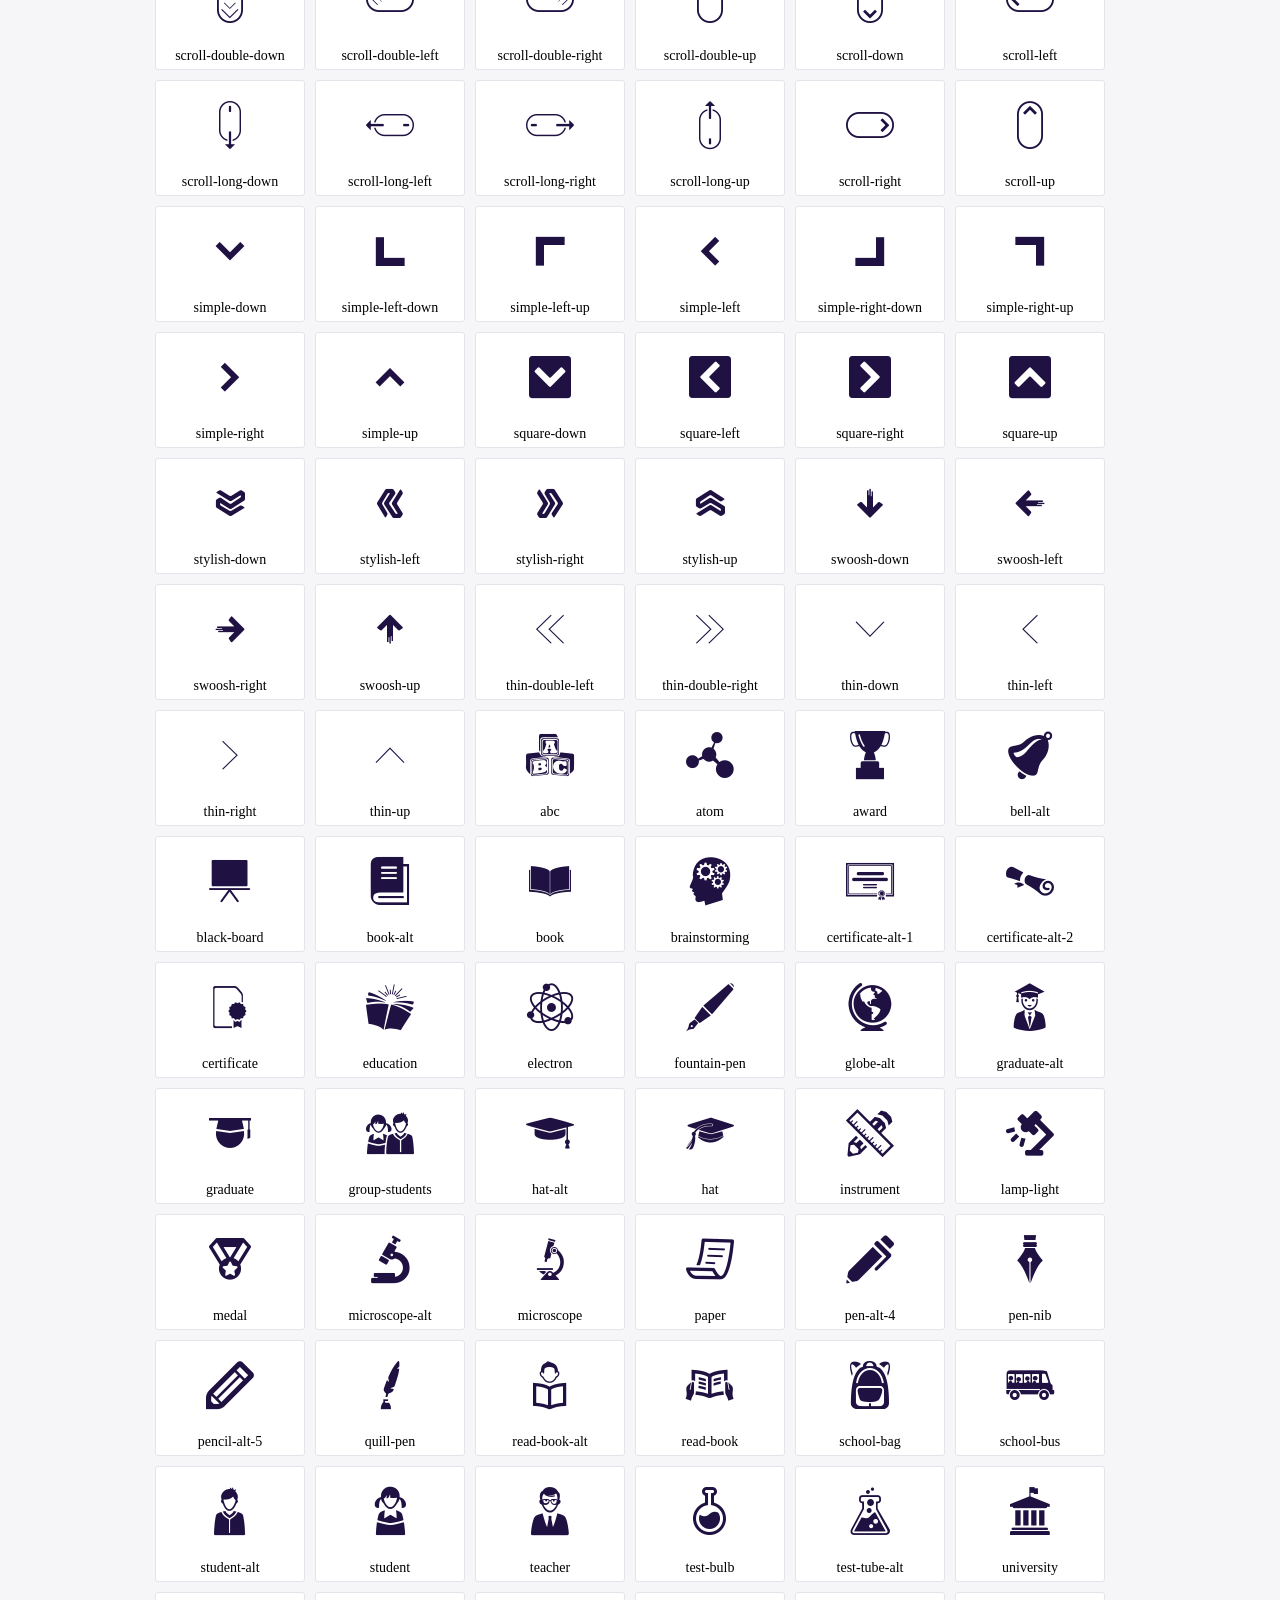
<file: fonts/icofont/demo.html>
<!DOCTYPE html>
	<html>
	<head>
		<meta charset="utf-8">
		<title>Examples | IcoFont</title>
		<link rel="stylesheet" type="text/css" href="./icofont.min.css">
		<style type="text/css">
			body {
				margin: 0;
				padding: 0;
				background: #F6F6F9;
			}
			.header {
				border-bottom: 1px solid #DCDCE1;
				padding: 10px 0;
				margin-bottom: 10px;
			}
			.container {
				width: 980px;
				margin: 0 auto;
			}
			.ico-title {
				font-size: 2em;
			}
			.iconlist {
				margin: 0;
				padding: 0;
				list-style: none;
				text-align: center;
				width: 100%;
				display: flex;
				flex-wrap: wrap;
				flex-direction: row;
			}
			.iconlist li {
				position: relative;
				margin: 5px;
				width: 150px;
				cursor: pointer;
			}
			.iconlist li .icon-holder {
				position: relative;
				text-align: center;
				border-radius: 3px;
				overflow: hidden;
				padding-bottom: 5px;
				background: #ffffff;
				border: 1px solid #E4E5EA;
				transition: all 0.2s linear 0s;
			}
			.iconlist li .icon-holder:hover {
				background: #00C3DA;
				color: #ffffff;
			}
			.iconlist li .icon-holder:hover .icon i {
				color: #ffffff;
			}
			.iconlist li .icon-holder .icon {
				padding: 20px;
				text-align: center;
			}
			.iconlist li .icon-holder .icon i {
				font-size: 3em;
				color: #1F1142;
			}
			.iconlist li .icon-holder span {
				font-size: 14px;
				display: block;
				margin-top: 5px;
				border-radius: 3px;
			}
		</style>
	</head>
	<body>
	<div class="header">
		<div class="container">
			<h1 class="ico-title"> IcoFont Icons </h1>
		</div>
	</div>
	<div class="container">
		<ul class="iconlist">
		
		<li>
			<div class="icon-holder">
				<div class="icon"> 
					<i class="icofont-angry-monster"></i>
				</div> 
				<span> angry-monster </span>
			</div>
		</li>
		
		<li>
			<div class="icon-holder">
				<div class="icon"> 
					<i class="icofont-bathtub"></i>
				</div> 
				<span> bathtub </span>
			</div>
		</li>
		
		<li>
			<div class="icon-holder">
				<div class="icon"> 
					<i class="icofont-bird-wings"></i>
				</div> 
				<span> bird-wings </span>
			</div>
		</li>
		
		<li>
			<div class="icon-holder">
				<div class="icon"> 
					<i class="icofont-bow"></i>
				</div> 
				<span> bow </span>
			</div>
		</li>
		
		<li>
			<div class="icon-holder">
				<div class="icon"> 
					<i class="icofont-castle"></i>
				</div> 
				<span> castle </span>
			</div>
		</li>
		
		<li>
			<div class="icon-holder">
				<div class="icon"> 
					<i class="icofont-circuit"></i>
				</div> 
				<span> circuit </span>
			</div>
		</li>
		
		<li>
			<div class="icon-holder">
				<div class="icon"> 
					<i class="icofont-crown-king"></i>
				</div> 
				<span> crown-king </span>
			</div>
		</li>
		
		<li>
			<div class="icon-holder">
				<div class="icon"> 
					<i class="icofont-crown-queen"></i>
				</div> 
				<span> crown-queen </span>
			</div>
		</li>
		
		<li>
			<div class="icon-holder">
				<div class="icon"> 
					<i class="icofont-dart"></i>
				</div> 
				<span> dart </span>
			</div>
		</li>
		
		<li>
			<div class="icon-holder">
				<div class="icon"> 
					<i class="icofont-disability-race"></i>
				</div> 
				<span> disability-race </span>
			</div>
		</li>
		
		<li>
			<div class="icon-holder">
				<div class="icon"> 
					<i class="icofont-diving-goggle"></i>
				</div> 
				<span> diving-goggle </span>
			</div>
		</li>
		
		<li>
			<div class="icon-holder">
				<div class="icon"> 
					<i class="icofont-eye-open"></i>
				</div> 
				<span> eye-open </span>
			</div>
		</li>
		
		<li>
			<div class="icon-holder">
				<div class="icon"> 
					<i class="icofont-flora-flower"></i>
				</div> 
				<span> flora-flower </span>
			</div>
		</li>
		
		<li>
			<div class="icon-holder">
				<div class="icon"> 
					<i class="icofont-flora"></i>
				</div> 
				<span> flora </span>
			</div>
		</li>
		
		<li>
			<div class="icon-holder">
				<div class="icon"> 
					<i class="icofont-gift-box"></i>
				</div> 
				<span> gift-box </span>
			</div>
		</li>
		
		<li>
			<div class="icon-holder">
				<div class="icon"> 
					<i class="icofont-halloween-pumpkin"></i>
				</div> 
				<span> halloween-pumpkin </span>
			</div>
		</li>
		
		<li>
			<div class="icon-holder">
				<div class="icon"> 
					<i class="icofont-hand-power"></i>
				</div> 
				<span> hand-power </span>
			</div>
		</li>
		
		<li>
			<div class="icon-holder">
				<div class="icon"> 
					<i class="icofont-hand-thunder"></i>
				</div> 
				<span> hand-thunder </span>
			</div>
		</li>
		
		<li>
			<div class="icon-holder">
				<div class="icon"> 
					<i class="icofont-king-monster"></i>
				</div> 
				<span> king-monster </span>
			</div>
		</li>
		
		<li>
			<div class="icon-holder">
				<div class="icon"> 
					<i class="icofont-love"></i>
				</div> 
				<span> love </span>
			</div>
		</li>
		
		<li>
			<div class="icon-holder">
				<div class="icon"> 
					<i class="icofont-magician-hat"></i>
				</div> 
				<span> magician-hat </span>
			</div>
		</li>
		
		<li>
			<div class="icon-holder">
				<div class="icon"> 
					<i class="icofont-native-american"></i>
				</div> 
				<span> native-american </span>
			</div>
		</li>
		
		<li>
			<div class="icon-holder">
				<div class="icon"> 
					<i class="icofont-owl-look"></i>
				</div> 
				<span> owl-look </span>
			</div>
		</li>
		
		<li>
			<div class="icon-holder">
				<div class="icon"> 
					<i class="icofont-phoenix"></i>
				</div> 
				<span> phoenix </span>
			</div>
		</li>
		
		<li>
			<div class="icon-holder">
				<div class="icon"> 
					<i class="icofont-robot-face"></i>
				</div> 
				<span> robot-face </span>
			</div>
		</li>
		
		<li>
			<div class="icon-holder">
				<div class="icon"> 
					<i class="icofont-sand-clock"></i>
				</div> 
				<span> sand-clock </span>
			</div>
		</li>
		
		<li>
			<div class="icon-holder">
				<div class="icon"> 
					<i class="icofont-shield-alt"></i>
				</div> 
				<span> shield-alt </span>
			</div>
		</li>
		
		<li>
			<div class="icon-holder">
				<div class="icon"> 
					<i class="icofont-ship-wheel"></i>
				</div> 
				<span> ship-wheel </span>
			</div>
		</li>
		
		<li>
			<div class="icon-holder">
				<div class="icon"> 
					<i class="icofont-skull-danger"></i>
				</div> 
				<span> skull-danger </span>
			</div>
		</li>
		
		<li>
			<div class="icon-holder">
				<div class="icon"> 
					<i class="icofont-skull-face"></i>
				</div> 
				<span> skull-face </span>
			</div>
		</li>
		
		<li>
			<div class="icon-holder">
				<div class="icon"> 
					<i class="icofont-snowmobile"></i>
				</div> 
				<span> snowmobile </span>
			</div>
		</li>
		
		<li>
			<div class="icon-holder">
				<div class="icon"> 
					<i class="icofont-space-shuttle"></i>
				</div> 
				<span> space-shuttle </span>
			</div>
		</li>
		
		<li>
			<div class="icon-holder">
				<div class="icon"> 
					<i class="icofont-star-shape"></i>
				</div> 
				<span> star-shape </span>
			</div>
		</li>
		
		<li>
			<div class="icon-holder">
				<div class="icon"> 
					<i class="icofont-swirl"></i>
				</div> 
				<span> swirl </span>
			</div>
		</li>
		
		<li>
			<div class="icon-holder">
				<div class="icon"> 
					<i class="icofont-tattoo-wing"></i>
				</div> 
				<span> tattoo-wing </span>
			</div>
		</li>
		
		<li>
			<div class="icon-holder">
				<div class="icon"> 
					<i class="icofont-throne"></i>
				</div> 
				<span> throne </span>
			</div>
		</li>
		
		<li>
			<div class="icon-holder">
				<div class="icon"> 
					<i class="icofont-tree-alt"></i>
				</div> 
				<span> tree-alt </span>
			</div>
		</li>
		
		<li>
			<div class="icon-holder">
				<div class="icon"> 
					<i class="icofont-triangle"></i>
				</div> 
				<span> triangle </span>
			</div>
		</li>
		
		<li>
			<div class="icon-holder">
				<div class="icon"> 
					<i class="icofont-unity-hand"></i>
				</div> 
				<span> unity-hand </span>
			</div>
		</li>
		
		<li>
			<div class="icon-holder">
				<div class="icon"> 
					<i class="icofont-weed"></i>
				</div> 
				<span> weed </span>
			</div>
		</li>
		
		<li>
			<div class="icon-holder">
				<div class="icon"> 
					<i class="icofont-woman-bird"></i>
				</div> 
				<span> woman-bird </span>
			</div>
		</li>
		
		<li>
			<div class="icon-holder">
				<div class="icon"> 
					<i class="icofont-bat"></i>
				</div> 
				<span> bat </span>
			</div>
		</li>
		
		<li>
			<div class="icon-holder">
				<div class="icon"> 
					<i class="icofont-bear-face"></i>
				</div> 
				<span> bear-face </span>
			</div>
		</li>
		
		<li>
			<div class="icon-holder">
				<div class="icon"> 
					<i class="icofont-bear-tracks"></i>
				</div> 
				<span> bear-tracks </span>
			</div>
		</li>
		
		<li>
			<div class="icon-holder">
				<div class="icon"> 
					<i class="icofont-bear"></i>
				</div> 
				<span> bear </span>
			</div>
		</li>
		
		<li>
			<div class="icon-holder">
				<div class="icon"> 
					<i class="icofont-bird-alt"></i>
				</div> 
				<span> bird-alt </span>
			</div>
		</li>
		
		<li>
			<div class="icon-holder">
				<div class="icon"> 
					<i class="icofont-bird-flying"></i>
				</div> 
				<span> bird-flying </span>
			</div>
		</li>
		
		<li>
			<div class="icon-holder">
				<div class="icon"> 
					<i class="icofont-bird"></i>
				</div> 
				<span> bird </span>
			</div>
		</li>
		
		<li>
			<div class="icon-holder">
				<div class="icon"> 
					<i class="icofont-birds"></i>
				</div> 
				<span> birds </span>
			</div>
		</li>
		
		<li>
			<div class="icon-holder">
				<div class="icon"> 
					<i class="icofont-bone"></i>
				</div> 
				<span> bone </span>
			</div>
		</li>
		
		<li>
			<div class="icon-holder">
				<div class="icon"> 
					<i class="icofont-bull"></i>
				</div> 
				<span> bull </span>
			</div>
		</li>
		
		<li>
			<div class="icon-holder">
				<div class="icon"> 
					<i class="icofont-butterfly-alt"></i>
				</div> 
				<span> butterfly-alt </span>
			</div>
		</li>
		
		<li>
			<div class="icon-holder">
				<div class="icon"> 
					<i class="icofont-butterfly"></i>
				</div> 
				<span> butterfly </span>
			</div>
		</li>
		
		<li>
			<div class="icon-holder">
				<div class="icon"> 
					<i class="icofont-camel-alt"></i>
				</div> 
				<span> camel-alt </span>
			</div>
		</li>
		
		<li>
			<div class="icon-holder">
				<div class="icon"> 
					<i class="icofont-camel-head"></i>
				</div> 
				<span> camel-head </span>
			</div>
		</li>
		
		<li>
			<div class="icon-holder">
				<div class="icon"> 
					<i class="icofont-camel"></i>
				</div> 
				<span> camel </span>
			</div>
		</li>
		
		<li>
			<div class="icon-holder">
				<div class="icon"> 
					<i class="icofont-cat-alt-1"></i>
				</div> 
				<span> cat-alt-1 </span>
			</div>
		</li>
		
		<li>
			<div class="icon-holder">
				<div class="icon"> 
					<i class="icofont-cat-alt-2"></i>
				</div> 
				<span> cat-alt-2 </span>
			</div>
		</li>
		
		<li>
			<div class="icon-holder">
				<div class="icon"> 
					<i class="icofont-cat-alt-3"></i>
				</div> 
				<span> cat-alt-3 </span>
			</div>
		</li>
		
		<li>
			<div class="icon-holder">
				<div class="icon"> 
					<i class="icofont-cat-dog"></i>
				</div> 
				<span> cat-dog </span>
			</div>
		</li>
		
		<li>
			<div class="icon-holder">
				<div class="icon"> 
					<i class="icofont-cat-face"></i>
				</div> 
				<span> cat-face </span>
			</div>
		</li>
		
		<li>
			<div class="icon-holder">
				<div class="icon"> 
					<i class="icofont-cat"></i>
				</div> 
				<span> cat </span>
			</div>
		</li>
		
		<li>
			<div class="icon-holder">
				<div class="icon"> 
					<i class="icofont-cow-head"></i>
				</div> 
				<span> cow-head </span>
			</div>
		</li>
		
		<li>
			<div class="icon-holder">
				<div class="icon"> 
					<i class="icofont-cow"></i>
				</div> 
				<span> cow </span>
			</div>
		</li>
		
		<li>
			<div class="icon-holder">
				<div class="icon"> 
					<i class="icofont-crab"></i>
				</div> 
				<span> crab </span>
			</div>
		</li>
		
		<li>
			<div class="icon-holder">
				<div class="icon"> 
					<i class="icofont-crocodile"></i>
				</div> 
				<span> crocodile </span>
			</div>
		</li>
		
		<li>
			<div class="icon-holder">
				<div class="icon"> 
					<i class="icofont-deer-head"></i>
				</div> 
				<span> deer-head </span>
			</div>
		</li>
		
		<li>
			<div class="icon-holder">
				<div class="icon"> 
					<i class="icofont-dog-alt"></i>
				</div> 
				<span> dog-alt </span>
			</div>
		</li>
		
		<li>
			<div class="icon-holder">
				<div class="icon"> 
					<i class="icofont-dog-barking"></i>
				</div> 
				<span> dog-barking </span>
			</div>
		</li>
		
		<li>
			<div class="icon-holder">
				<div class="icon"> 
					<i class="icofont-dog"></i>
				</div> 
				<span> dog </span>
			</div>
		</li>
		
		<li>
			<div class="icon-holder">
				<div class="icon"> 
					<i class="icofont-dolphin"></i>
				</div> 
				<span> dolphin </span>
			</div>
		</li>
		
		<li>
			<div class="icon-holder">
				<div class="icon"> 
					<i class="icofont-duck-tracks"></i>
				</div> 
				<span> duck-tracks </span>
			</div>
		</li>
		
		<li>
			<div class="icon-holder">
				<div class="icon"> 
					<i class="icofont-eagle-head"></i>
				</div> 
				<span> eagle-head </span>
			</div>
		</li>
		
		<li>
			<div class="icon-holder">
				<div class="icon"> 
					<i class="icofont-eaten-fish"></i>
				</div> 
				<span> eaten-fish </span>
			</div>
		</li>
		
		<li>
			<div class="icon-holder">
				<div class="icon"> 
					<i class="icofont-elephant-alt"></i>
				</div> 
				<span> elephant-alt </span>
			</div>
		</li>
		
		<li>
			<div class="icon-holder">
				<div class="icon"> 
					<i class="icofont-elephant-head-alt"></i>
				</div> 
				<span> elephant-head-alt </span>
			</div>
		</li>
		
		<li>
			<div class="icon-holder">
				<div class="icon"> 
					<i class="icofont-elephant-head"></i>
				</div> 
				<span> elephant-head </span>
			</div>
		</li>
		
		<li>
			<div class="icon-holder">
				<div class="icon"> 
					<i class="icofont-elephant"></i>
				</div> 
				<span> elephant </span>
			</div>
		</li>
		
		<li>
			<div class="icon-holder">
				<div class="icon"> 
					<i class="icofont-elk"></i>
				</div> 
				<span> elk </span>
			</div>
		</li>
		
		<li>
			<div class="icon-holder">
				<div class="icon"> 
					<i class="icofont-fish-1"></i>
				</div> 
				<span> fish-1 </span>
			</div>
		</li>
		
		<li>
			<div class="icon-holder">
				<div class="icon"> 
					<i class="icofont-fish-2"></i>
				</div> 
				<span> fish-2 </span>
			</div>
		</li>
		
		<li>
			<div class="icon-holder">
				<div class="icon"> 
					<i class="icofont-fish-3"></i>
				</div> 
				<span> fish-3 </span>
			</div>
		</li>
		
		<li>
			<div class="icon-holder">
				<div class="icon"> 
					<i class="icofont-fish-4"></i>
				</div> 
				<span> fish-4 </span>
			</div>
		</li>
		
		<li>
			<div class="icon-holder">
				<div class="icon"> 
					<i class="icofont-fish-5"></i>
				</div> 
				<span> fish-5 </span>
			</div>
		</li>
		
		<li>
			<div class="icon-holder">
				<div class="icon"> 
					<i class="icofont-fish"></i>
				</div> 
				<span> fish </span>
			</div>
		</li>
		
		<li>
			<div class="icon-holder">
				<div class="icon"> 
					<i class="icofont-fox-alt"></i>
				</div> 
				<span> fox-alt </span>
			</div>
		</li>
		
		<li>
			<div class="icon-holder">
				<div class="icon"> 
					<i class="icofont-fox"></i>
				</div> 
				<span> fox </span>
			</div>
		</li>
		
		<li>
			<div class="icon-holder">
				<div class="icon"> 
					<i class="icofont-frog-tracks"></i>
				</div> 
				<span> frog-tracks </span>
			</div>
		</li>
		
		<li>
			<div class="icon-holder">
				<div class="icon"> 
					<i class="icofont-frog"></i>
				</div> 
				<span> frog </span>
			</div>
		</li>
		
		<li>
			<div class="icon-holder">
				<div class="icon"> 
					<i class="icofont-froggy"></i>
				</div> 
				<span> froggy </span>
			</div>
		</li>
		
		<li>
			<div class="icon-holder">
				<div class="icon"> 
					<i class="icofont-giraffe-head-1"></i>
				</div> 
				<span> giraffe-head-1 </span>
			</div>
		</li>
		
		<li>
			<div class="icon-holder">
				<div class="icon"> 
					<i class="icofont-giraffe-head-2"></i>
				</div> 
				<span> giraffe-head-2 </span>
			</div>
		</li>
		
		<li>
			<div class="icon-holder">
				<div class="icon"> 
					<i class="icofont-giraffe-head"></i>
				</div> 
				<span> giraffe-head </span>
			</div>
		</li>
		
		<li>
			<div class="icon-holder">
				<div class="icon"> 
					<i class="icofont-giraffe"></i>
				</div> 
				<span> giraffe </span>
			</div>
		</li>
		
		<li>
			<div class="icon-holder">
				<div class="icon"> 
					<i class="icofont-goat-head"></i>
				</div> 
				<span> goat-head </span>
			</div>
		</li>
		
		<li>
			<div class="icon-holder">
				<div class="icon"> 
					<i class="icofont-gorilla"></i>
				</div> 
				<span> gorilla </span>
			</div>
		</li>
		
		<li>
			<div class="icon-holder">
				<div class="icon"> 
					<i class="icofont-hen-tracks"></i>
				</div> 
				<span> hen-tracks </span>
			</div>
		</li>
		
		<li>
			<div class="icon-holder">
				<div class="icon"> 
					<i class="icofont-horse-head-1"></i>
				</div> 
				<span> horse-head-1 </span>
			</div>
		</li>
		
		<li>
			<div class="icon-holder">
				<div class="icon"> 
					<i class="icofont-horse-head-2"></i>
				</div> 
				<span> horse-head-2 </span>
			</div>
		</li>
		
		<li>
			<div class="icon-holder">
				<div class="icon"> 
					<i class="icofont-horse-head"></i>
				</div> 
				<span> horse-head </span>
			</div>
		</li>
		
		<li>
			<div class="icon-holder">
				<div class="icon"> 
					<i class="icofont-horse-tracks"></i>
				</div> 
				<span> horse-tracks </span>
			</div>
		</li>
		
		<li>
			<div class="icon-holder">
				<div class="icon"> 
					<i class="icofont-jellyfish"></i>
				</div> 
				<span> jellyfish </span>
			</div>
		</li>
		
		<li>
			<div class="icon-holder">
				<div class="icon"> 
					<i class="icofont-kangaroo"></i>
				</div> 
				<span> kangaroo </span>
			</div>
		</li>
		
		<li>
			<div class="icon-holder">
				<div class="icon"> 
					<i class="icofont-lemur"></i>
				</div> 
				<span> lemur </span>
			</div>
		</li>
		
		<li>
			<div class="icon-holder">
				<div class="icon"> 
					<i class="icofont-lion-head-1"></i>
				</div> 
				<span> lion-head-1 </span>
			</div>
		</li>
		
		<li>
			<div class="icon-holder">
				<div class="icon"> 
					<i class="icofont-lion-head-2"></i>
				</div> 
				<span> lion-head-2 </span>
			</div>
		</li>
		
		<li>
			<div class="icon-holder">
				<div class="icon"> 
					<i class="icofont-lion-head"></i>
				</div> 
				<span> lion-head </span>
			</div>
		</li>
		
		<li>
			<div class="icon-holder">
				<div class="icon"> 
					<i class="icofont-lion"></i>
				</div> 
				<span> lion </span>
			</div>
		</li>
		
		<li>
			<div class="icon-holder">
				<div class="icon"> 
					<i class="icofont-monkey-2"></i>
				</div> 
				<span> monkey-2 </span>
			</div>
		</li>
		
		<li>
			<div class="icon-holder">
				<div class="icon"> 
					<i class="icofont-monkey-3"></i>
				</div> 
				<span> monkey-3 </span>
			</div>
		</li>
		
		<li>
			<div class="icon-holder">
				<div class="icon"> 
					<i class="icofont-monkey-face"></i>
				</div> 
				<span> monkey-face </span>
			</div>
		</li>
		
		<li>
			<div class="icon-holder">
				<div class="icon"> 
					<i class="icofont-monkey"></i>
				</div> 
				<span> monkey </span>
			</div>
		</li>
		
		<li>
			<div class="icon-holder">
				<div class="icon"> 
					<i class="icofont-octopus-alt"></i>
				</div> 
				<span> octopus-alt </span>
			</div>
		</li>
		
		<li>
			<div class="icon-holder">
				<div class="icon"> 
					<i class="icofont-octopus"></i>
				</div> 
				<span> octopus </span>
			</div>
		</li>
		
		<li>
			<div class="icon-holder">
				<div class="icon"> 
					<i class="icofont-owl"></i>
				</div> 
				<span> owl </span>
			</div>
		</li>
		
		<li>
			<div class="icon-holder">
				<div class="icon"> 
					<i class="icofont-panda-face"></i>
				</div> 
				<span> panda-face </span>
			</div>
		</li>
		
		<li>
			<div class="icon-holder">
				<div class="icon"> 
					<i class="icofont-panda"></i>
				</div> 
				<span> panda </span>
			</div>
		</li>
		
		<li>
			<div class="icon-holder">
				<div class="icon"> 
					<i class="icofont-panther"></i>
				</div> 
				<span> panther </span>
			</div>
		</li>
		
		<li>
			<div class="icon-holder">
				<div class="icon"> 
					<i class="icofont-parrot-lip"></i>
				</div> 
				<span> parrot-lip </span>
			</div>
		</li>
		
		<li>
			<div class="icon-holder">
				<div class="icon"> 
					<i class="icofont-parrot"></i>
				</div> 
				<span> parrot </span>
			</div>
		</li>
		
		<li>
			<div class="icon-holder">
				<div class="icon"> 
					<i class="icofont-paw"></i>
				</div> 
				<span> paw </span>
			</div>
		</li>
		
		<li>
			<div class="icon-holder">
				<div class="icon"> 
					<i class="icofont-pelican"></i>
				</div> 
				<span> pelican </span>
			</div>
		</li>
		
		<li>
			<div class="icon-holder">
				<div class="icon"> 
					<i class="icofont-penguin"></i>
				</div> 
				<span> penguin </span>
			</div>
		</li>
		
		<li>
			<div class="icon-holder">
				<div class="icon"> 
					<i class="icofont-pig-face"></i>
				</div> 
				<span> pig-face </span>
			</div>
		</li>
		
		<li>
			<div class="icon-holder">
				<div class="icon"> 
					<i class="icofont-pig"></i>
				</div> 
				<span> pig </span>
			</div>
		</li>
		
		<li>
			<div class="icon-holder">
				<div class="icon"> 
					<i class="icofont-pigeon-1"></i>
				</div> 
				<span> pigeon-1 </span>
			</div>
		</li>
		
		<li>
			<div class="icon-holder">
				<div class="icon"> 
					<i class="icofont-pigeon-2"></i>
				</div> 
				<span> pigeon-2 </span>
			</div>
		</li>
		
		<li>
			<div class="icon-holder">
				<div class="icon"> 
					<i class="icofont-pigeon"></i>
				</div> 
				<span> pigeon </span>
			</div>
		</li>
		
		<li>
			<div class="icon-holder">
				<div class="icon"> 
					<i class="icofont-rabbit"></i>
				</div> 
				<span> rabbit </span>
			</div>
		</li>
		
		<li>
			<div class="icon-holder">
				<div class="icon"> 
					<i class="icofont-rat"></i>
				</div> 
				<span> rat </span>
			</div>
		</li>
		
		<li>
			<div class="icon-holder">
				<div class="icon"> 
					<i class="icofont-rhino-head"></i>
				</div> 
				<span> rhino-head </span>
			</div>
		</li>
		
		<li>
			<div class="icon-holder">
				<div class="icon"> 
					<i class="icofont-rhino"></i>
				</div> 
				<span> rhino </span>
			</div>
		</li>
		
		<li>
			<div class="icon-holder">
				<div class="icon"> 
					<i class="icofont-rooster"></i>
				</div> 
				<span> rooster </span>
			</div>
		</li>
		
		<li>
			<div class="icon-holder">
				<div class="icon"> 
					<i class="icofont-seahorse"></i>
				</div> 
				<span> seahorse </span>
			</div>
		</li>
		
		<li>
			<div class="icon-holder">
				<div class="icon"> 
					<i class="icofont-seal"></i>
				</div> 
				<span> seal </span>
			</div>
		</li>
		
		<li>
			<div class="icon-holder">
				<div class="icon"> 
					<i class="icofont-shrimp-alt"></i>
				</div> 
				<span> shrimp-alt </span>
			</div>
		</li>
		
		<li>
			<div class="icon-holder">
				<div class="icon"> 
					<i class="icofont-shrimp"></i>
				</div> 
				<span> shrimp </span>
			</div>
		</li>
		
		<li>
			<div class="icon-holder">
				<div class="icon"> 
					<i class="icofont-snail-1"></i>
				</div> 
				<span> snail-1 </span>
			</div>
		</li>
		
		<li>
			<div class="icon-holder">
				<div class="icon"> 
					<i class="icofont-snail-2"></i>
				</div> 
				<span> snail-2 </span>
			</div>
		</li>
		
		<li>
			<div class="icon-holder">
				<div class="icon"> 
					<i class="icofont-snail-3"></i>
				</div> 
				<span> snail-3 </span>
			</div>
		</li>
		
		<li>
			<div class="icon-holder">
				<div class="icon"> 
					<i class="icofont-snail"></i>
				</div> 
				<span> snail </span>
			</div>
		</li>
		
		<li>
			<div class="icon-holder">
				<div class="icon"> 
					<i class="icofont-snake"></i>
				</div> 
				<span> snake </span>
			</div>
		</li>
		
		<li>
			<div class="icon-holder">
				<div class="icon"> 
					<i class="icofont-squid"></i>
				</div> 
				<span> squid </span>
			</div>
		</li>
		
		<li>
			<div class="icon-holder">
				<div class="icon"> 
					<i class="icofont-squirrel"></i>
				</div> 
				<span> squirrel </span>
			</div>
		</li>
		
		<li>
			<div class="icon-holder">
				<div class="icon"> 
					<i class="icofont-tiger-face"></i>
				</div> 
				<span> tiger-face </span>
			</div>
		</li>
		
		<li>
			<div class="icon-holder">
				<div class="icon"> 
					<i class="icofont-tiger"></i>
				</div> 
				<span> tiger </span>
			</div>
		</li>
		
		<li>
			<div class="icon-holder">
				<div class="icon"> 
					<i class="icofont-turtle"></i>
				</div> 
				<span> turtle </span>
			</div>
		</li>
		
		<li>
			<div class="icon-holder">
				<div class="icon"> 
					<i class="icofont-whale"></i>
				</div> 
				<span> whale </span>
			</div>
		</li>
		
		<li>
			<div class="icon-holder">
				<div class="icon"> 
					<i class="icofont-woodpecker"></i>
				</div> 
				<span> woodpecker </span>
			</div>
		</li>
		
		<li>
			<div class="icon-holder">
				<div class="icon"> 
					<i class="icofont-zebra"></i>
				</div> 
				<span> zebra </span>
			</div>
		</li>
		
		<li>
			<div class="icon-holder">
				<div class="icon"> 
					<i class="icofont-brand-acer"></i>
				</div> 
				<span> brand-acer </span>
			</div>
		</li>
		
		<li>
			<div class="icon-holder">
				<div class="icon"> 
					<i class="icofont-brand-adidas"></i>
				</div> 
				<span> brand-adidas </span>
			</div>
		</li>
		
		<li>
			<div class="icon-holder">
				<div class="icon"> 
					<i class="icofont-brand-adobe"></i>
				</div> 
				<span> brand-adobe </span>
			</div>
		</li>
		
		<li>
			<div class="icon-holder">
				<div class="icon"> 
					<i class="icofont-brand-air-new-zealand"></i>
				</div> 
				<span> brand-air-new-zealand </span>
			</div>
		</li>
		
		<li>
			<div class="icon-holder">
				<div class="icon"> 
					<i class="icofont-brand-airbnb"></i>
				</div> 
				<span> brand-airbnb </span>
			</div>
		</li>
		
		<li>
			<div class="icon-holder">
				<div class="icon"> 
					<i class="icofont-brand-aircell"></i>
				</div> 
				<span> brand-aircell </span>
			</div>
		</li>
		
		<li>
			<div class="icon-holder">
				<div class="icon"> 
					<i class="icofont-brand-airtel"></i>
				</div> 
				<span> brand-airtel </span>
			</div>
		</li>
		
		<li>
			<div class="icon-holder">
				<div class="icon"> 
					<i class="icofont-brand-alcatel"></i>
				</div> 
				<span> brand-alcatel </span>
			</div>
		</li>
		
		<li>
			<div class="icon-holder">
				<div class="icon"> 
					<i class="icofont-brand-alibaba"></i>
				</div> 
				<span> brand-alibaba </span>
			</div>
		</li>
		
		<li>
			<div class="icon-holder">
				<div class="icon"> 
					<i class="icofont-brand-aliexpress"></i>
				</div> 
				<span> brand-aliexpress </span>
			</div>
		</li>
		
		<li>
			<div class="icon-holder">
				<div class="icon"> 
					<i class="icofont-brand-alipay"></i>
				</div> 
				<span> brand-alipay </span>
			</div>
		</li>
		
		<li>
			<div class="icon-holder">
				<div class="icon"> 
					<i class="icofont-brand-amazon"></i>
				</div> 
				<span> brand-amazon </span>
			</div>
		</li>
		
		<li>
			<div class="icon-holder">
				<div class="icon"> 
					<i class="icofont-brand-amd"></i>
				</div> 
				<span> brand-amd </span>
			</div>
		</li>
		
		<li>
			<div class="icon-holder">
				<div class="icon"> 
					<i class="icofont-brand-american-airlines"></i>
				</div> 
				<span> brand-american-airlines </span>
			</div>
		</li>
		
		<li>
			<div class="icon-holder">
				<div class="icon"> 
					<i class="icofont-brand-android-robot"></i>
				</div> 
				<span> brand-android-robot </span>
			</div>
		</li>
		
		<li>
			<div class="icon-holder">
				<div class="icon"> 
					<i class="icofont-brand-android"></i>
				</div> 
				<span> brand-android </span>
			</div>
		</li>
		
		<li>
			<div class="icon-holder">
				<div class="icon"> 
					<i class="icofont-brand-aol"></i>
				</div> 
				<span> brand-aol </span>
			</div>
		</li>
		
		<li>
			<div class="icon-holder">
				<div class="icon"> 
					<i class="icofont-brand-apple"></i>
				</div> 
				<span> brand-apple </span>
			</div>
		</li>
		
		<li>
			<div class="icon-holder">
				<div class="icon"> 
					<i class="icofont-brand-appstore"></i>
				</div> 
				<span> brand-appstore </span>
			</div>
		</li>
		
		<li>
			<div class="icon-holder">
				<div class="icon"> 
					<i class="icofont-brand-asus"></i>
				</div> 
				<span> brand-asus </span>
			</div>
		</li>
		
		<li>
			<div class="icon-holder">
				<div class="icon"> 
					<i class="icofont-brand-ati"></i>
				</div> 
				<span> brand-ati </span>
			</div>
		</li>
		
		<li>
			<div class="icon-holder">
				<div class="icon"> 
					<i class="icofont-brand-att"></i>
				</div> 
				<span> brand-att </span>
			</div>
		</li>
		
		<li>
			<div class="icon-holder">
				<div class="icon"> 
					<i class="icofont-brand-audi"></i>
				</div> 
				<span> brand-audi </span>
			</div>
		</li>
		
		<li>
			<div class="icon-holder">
				<div class="icon"> 
					<i class="icofont-brand-axiata"></i>
				</div> 
				<span> brand-axiata </span>
			</div>
		</li>
		
		<li>
			<div class="icon-holder">
				<div class="icon"> 
					<i class="icofont-brand-bada"></i>
				</div> 
				<span> brand-bada </span>
			</div>
		</li>
		
		<li>
			<div class="icon-holder">
				<div class="icon"> 
					<i class="icofont-brand-bbc"></i>
				</div> 
				<span> brand-bbc </span>
			</div>
		</li>
		
		<li>
			<div class="icon-holder">
				<div class="icon"> 
					<i class="icofont-brand-bing"></i>
				</div> 
				<span> brand-bing </span>
			</div>
		</li>
		
		<li>
			<div class="icon-holder">
				<div class="icon"> 
					<i class="icofont-brand-blackberry"></i>
				</div> 
				<span> brand-blackberry </span>
			</div>
		</li>
		
		<li>
			<div class="icon-holder">
				<div class="icon"> 
					<i class="icofont-brand-bmw"></i>
				</div> 
				<span> brand-bmw </span>
			</div>
		</li>
		
		<li>
			<div class="icon-holder">
				<div class="icon"> 
					<i class="icofont-brand-box"></i>
				</div> 
				<span> brand-box </span>
			</div>
		</li>
		
		<li>
			<div class="icon-holder">
				<div class="icon"> 
					<i class="icofont-brand-burger-king"></i>
				</div> 
				<span> brand-burger-king </span>
			</div>
		</li>
		
		<li>
			<div class="icon-holder">
				<div class="icon"> 
					<i class="icofont-brand-business-insider"></i>
				</div> 
				<span> brand-business-insider </span>
			</div>
		</li>
		
		<li>
			<div class="icon-holder">
				<div class="icon"> 
					<i class="icofont-brand-buzzfeed"></i>
				</div> 
				<span> brand-buzzfeed </span>
			</div>
		</li>
		
		<li>
			<div class="icon-holder">
				<div class="icon"> 
					<i class="icofont-brand-cannon"></i>
				</div> 
				<span> brand-cannon </span>
			</div>
		</li>
		
		<li>
			<div class="icon-holder">
				<div class="icon"> 
					<i class="icofont-brand-casio"></i>
				</div> 
				<span> brand-casio </span>
			</div>
		</li>
		
		<li>
			<div class="icon-holder">
				<div class="icon"> 
					<i class="icofont-brand-china-mobile"></i>
				</div> 
				<span> brand-china-mobile </span>
			</div>
		</li>
		
		<li>
			<div class="icon-holder">
				<div class="icon"> 
					<i class="icofont-brand-china-telecom"></i>
				</div> 
				<span> brand-china-telecom </span>
			</div>
		</li>
		
		<li>
			<div class="icon-holder">
				<div class="icon"> 
					<i class="icofont-brand-china-unicom"></i>
				</div> 
				<span> brand-china-unicom </span>
			</div>
		</li>
		
		<li>
			<div class="icon-holder">
				<div class="icon"> 
					<i class="icofont-brand-cisco"></i>
				</div> 
				<span> brand-cisco </span>
			</div>
		</li>
		
		<li>
			<div class="icon-holder">
				<div class="icon"> 
					<i class="icofont-brand-citibank"></i>
				</div> 
				<span> brand-citibank </span>
			</div>
		</li>
		
		<li>
			<div class="icon-holder">
				<div class="icon"> 
					<i class="icofont-brand-cnet"></i>
				</div> 
				<span> brand-cnet </span>
			</div>
		</li>
		
		<li>
			<div class="icon-holder">
				<div class="icon"> 
					<i class="icofont-brand-cnn"></i>
				</div> 
				<span> brand-cnn </span>
			</div>
		</li>
		
		<li>
			<div class="icon-holder">
				<div class="icon"> 
					<i class="icofont-brand-cocal-cola"></i>
				</div> 
				<span> brand-cocal-cola </span>
			</div>
		</li>
		
		<li>
			<div class="icon-holder">
				<div class="icon"> 
					<i class="icofont-brand-compaq"></i>
				</div> 
				<span> brand-compaq </span>
			</div>
		</li>
		
		<li>
			<div class="icon-holder">
				<div class="icon"> 
					<i class="icofont-brand-debian"></i>
				</div> 
				<span> brand-debian </span>
			</div>
		</li>
		
		<li>
			<div class="icon-holder">
				<div class="icon"> 
					<i class="icofont-brand-delicious"></i>
				</div> 
				<span> brand-delicious </span>
			</div>
		</li>
		
		<li>
			<div class="icon-holder">
				<div class="icon"> 
					<i class="icofont-brand-dell"></i>
				</div> 
				<span> brand-dell </span>
			</div>
		</li>
		
		<li>
			<div class="icon-holder">
				<div class="icon"> 
					<i class="icofont-brand-designbump"></i>
				</div> 
				<span> brand-designbump </span>
			</div>
		</li>
		
		<li>
			<div class="icon-holder">
				<div class="icon"> 
					<i class="icofont-brand-designfloat"></i>
				</div> 
				<span> brand-designfloat </span>
			</div>
		</li>
		
		<li>
			<div class="icon-holder">
				<div class="icon"> 
					<i class="icofont-brand-disney"></i>
				</div> 
				<span> brand-disney </span>
			</div>
		</li>
		
		<li>
			<div class="icon-holder">
				<div class="icon"> 
					<i class="icofont-brand-dodge"></i>
				</div> 
				<span> brand-dodge </span>
			</div>
		</li>
		
		<li>
			<div class="icon-holder">
				<div class="icon"> 
					<i class="icofont-brand-dove"></i>
				</div> 
				<span> brand-dove </span>
			</div>
		</li>
		
		<li>
			<div class="icon-holder">
				<div class="icon"> 
					<i class="icofont-brand-drupal"></i>
				</div> 
				<span> brand-drupal </span>
			</div>
		</li>
		
		<li>
			<div class="icon-holder">
				<div class="icon"> 
					<i class="icofont-brand-ebay"></i>
				</div> 
				<span> brand-ebay </span>
			</div>
		</li>
		
		<li>
			<div class="icon-holder">
				<div class="icon"> 
					<i class="icofont-brand-eleven"></i>
				</div> 
				<span> brand-eleven </span>
			</div>
		</li>
		
		<li>
			<div class="icon-holder">
				<div class="icon"> 
					<i class="icofont-brand-emirates"></i>
				</div> 
				<span> brand-emirates </span>
			</div>
		</li>
		
		<li>
			<div class="icon-holder">
				<div class="icon"> 
					<i class="icofont-brand-espn"></i>
				</div> 
				<span> brand-espn </span>
			</div>
		</li>
		
		<li>
			<div class="icon-holder">
				<div class="icon"> 
					<i class="icofont-brand-etihad-airways"></i>
				</div> 
				<span> brand-etihad-airways </span>
			</div>
		</li>
		
		<li>
			<div class="icon-holder">
				<div class="icon"> 
					<i class="icofont-brand-etisalat"></i>
				</div> 
				<span> brand-etisalat </span>
			</div>
		</li>
		
		<li>
			<div class="icon-holder">
				<div class="icon"> 
					<i class="icofont-brand-etsy"></i>
				</div> 
				<span> brand-etsy </span>
			</div>
		</li>
		
		<li>
			<div class="icon-holder">
				<div class="icon"> 
					<i class="icofont-brand-fastrack"></i>
				</div> 
				<span> brand-fastrack </span>
			</div>
		</li>
		
		<li>
			<div class="icon-holder">
				<div class="icon"> 
					<i class="icofont-brand-fedex"></i>
				</div> 
				<span> brand-fedex </span>
			</div>
		</li>
		
		<li>
			<div class="icon-holder">
				<div class="icon"> 
					<i class="icofont-brand-ferrari"></i>
				</div> 
				<span> brand-ferrari </span>
			</div>
		</li>
		
		<li>
			<div class="icon-holder">
				<div class="icon"> 
					<i class="icofont-brand-fitbit"></i>
				</div> 
				<span> brand-fitbit </span>
			</div>
		</li>
		
		<li>
			<div class="icon-holder">
				<div class="icon"> 
					<i class="icofont-brand-flikr"></i>
				</div> 
				<span> brand-flikr </span>
			</div>
		</li>
		
		<li>
			<div class="icon-holder">
				<div class="icon"> 
					<i class="icofont-brand-forbes"></i>
				</div> 
				<span> brand-forbes </span>
			</div>
		</li>
		
		<li>
			<div class="icon-holder">
				<div class="icon"> 
					<i class="icofont-brand-foursquare"></i>
				</div> 
				<span> brand-foursquare </span>
			</div>
		</li>
		
		<li>
			<div class="icon-holder">
				<div class="icon"> 
					<i class="icofont-brand-foxconn"></i>
				</div> 
				<span> brand-foxconn </span>
			</div>
		</li>
		
		<li>
			<div class="icon-holder">
				<div class="icon"> 
					<i class="icofont-brand-fujitsu"></i>
				</div> 
				<span> brand-fujitsu </span>
			</div>
		</li>
		
		<li>
			<div class="icon-holder">
				<div class="icon"> 
					<i class="icofont-brand-general-electric"></i>
				</div> 
				<span> brand-general-electric </span>
			</div>
		</li>
		
		<li>
			<div class="icon-holder">
				<div class="icon"> 
					<i class="icofont-brand-gillette"></i>
				</div> 
				<span> brand-gillette </span>
			</div>
		</li>
		
		<li>
			<div class="icon-holder">
				<div class="icon"> 
					<i class="icofont-brand-gizmodo"></i>
				</div> 
				<span> brand-gizmodo </span>
			</div>
		</li>
		
		<li>
			<div class="icon-holder">
				<div class="icon"> 
					<i class="icofont-brand-gnome"></i>
				</div> 
				<span> brand-gnome </span>
			</div>
		</li>
		
		<li>
			<div class="icon-holder">
				<div class="icon"> 
					<i class="icofont-brand-google"></i>
				</div> 
				<span> brand-google </span>
			</div>
		</li>
		
		<li>
			<div class="icon-holder">
				<div class="icon"> 
					<i class="icofont-brand-gopro"></i>
				</div> 
				<span> brand-gopro </span>
			</div>
		</li>
		
		<li>
			<div class="icon-holder">
				<div class="icon"> 
					<i class="icofont-brand-gucci"></i>
				</div> 
				<span> brand-gucci </span>
			</div>
		</li>
		
		<li>
			<div class="icon-holder">
				<div class="icon"> 
					<i class="icofont-brand-hallmark"></i>
				</div> 
				<span> brand-hallmark </span>
			</div>
		</li>
		
		<li>
			<div class="icon-holder">
				<div class="icon"> 
					<i class="icofont-brand-hi5"></i>
				</div> 
				<span> brand-hi5 </span>
			</div>
		</li>
		
		<li>
			<div class="icon-holder">
				<div class="icon"> 
					<i class="icofont-brand-honda"></i>
				</div> 
				<span> brand-honda </span>
			</div>
		</li>
		
		<li>
			<div class="icon-holder">
				<div class="icon"> 
					<i class="icofont-brand-hp"></i>
				</div> 
				<span> brand-hp </span>
			</div>
		</li>
		
		<li>
			<div class="icon-holder">
				<div class="icon"> 
					<i class="icofont-brand-hsbc"></i>
				</div> 
				<span> brand-hsbc </span>
			</div>
		</li>
		
		<li>
			<div class="icon-holder">
				<div class="icon"> 
					<i class="icofont-brand-htc"></i>
				</div> 
				<span> brand-htc </span>
			</div>
		</li>
		
		<li>
			<div class="icon-holder">
				<div class="icon"> 
					<i class="icofont-brand-huawei"></i>
				</div> 
				<span> brand-huawei </span>
			</div>
		</li>
		
		<li>
			<div class="icon-holder">
				<div class="icon"> 
					<i class="icofont-brand-hulu"></i>
				</div> 
				<span> brand-hulu </span>
			</div>
		</li>
		
		<li>
			<div class="icon-holder">
				<div class="icon"> 
					<i class="icofont-brand-hyundai"></i>
				</div> 
				<span> brand-hyundai </span>
			</div>
		</li>
		
		<li>
			<div class="icon-holder">
				<div class="icon"> 
					<i class="icofont-brand-ibm"></i>
				</div> 
				<span> brand-ibm </span>
			</div>
		</li>
		
		<li>
			<div class="icon-holder">
				<div class="icon"> 
					<i class="icofont-brand-icofont"></i>
				</div> 
				<span> brand-icofont </span>
			</div>
		</li>
		
		<li>
			<div class="icon-holder">
				<div class="icon"> 
					<i class="icofont-brand-icq"></i>
				</div> 
				<span> brand-icq </span>
			</div>
		</li>
		
		<li>
			<div class="icon-holder">
				<div class="icon"> 
					<i class="icofont-brand-ikea"></i>
				</div> 
				<span> brand-ikea </span>
			</div>
		</li>
		
		<li>
			<div class="icon-holder">
				<div class="icon"> 
					<i class="icofont-brand-imdb"></i>
				</div> 
				<span> brand-imdb </span>
			</div>
		</li>
		
		<li>
			<div class="icon-holder">
				<div class="icon"> 
					<i class="icofont-brand-indiegogo"></i>
				</div> 
				<span> brand-indiegogo </span>
			</div>
		</li>
		
		<li>
			<div class="icon-holder">
				<div class="icon"> 
					<i class="icofont-brand-intel"></i>
				</div> 
				<span> brand-intel </span>
			</div>
		</li>
		
		<li>
			<div class="icon-holder">
				<div class="icon"> 
					<i class="icofont-brand-ipair"></i>
				</div> 
				<span> brand-ipair </span>
			</div>
		</li>
		
		<li>
			<div class="icon-holder">
				<div class="icon"> 
					<i class="icofont-brand-jaguar"></i>
				</div> 
				<span> brand-jaguar </span>
			</div>
		</li>
		
		<li>
			<div class="icon-holder">
				<div class="icon"> 
					<i class="icofont-brand-java"></i>
				</div> 
				<span> brand-java </span>
			</div>
		</li>
		
		<li>
			<div class="icon-holder">
				<div class="icon"> 
					<i class="icofont-brand-joomla"></i>
				</div> 
				<span> brand-joomla </span>
			</div>
		</li>
		
		<li>
			<div class="icon-holder">
				<div class="icon"> 
					<i class="icofont-brand-kickstarter"></i>
				</div> 
				<span> brand-kickstarter </span>
			</div>
		</li>
		
		<li>
			<div class="icon-holder">
				<div class="icon"> 
					<i class="icofont-brand-kik"></i>
				</div> 
				<span> brand-kik </span>
			</div>
		</li>
		
		<li>
			<div class="icon-holder">
				<div class="icon"> 
					<i class="icofont-brand-lastfm"></i>
				</div> 
				<span> brand-lastfm </span>
			</div>
		</li>
		
		<li>
			<div class="icon-holder">
				<div class="icon"> 
					<i class="icofont-brand-lego"></i>
				</div> 
				<span> brand-lego </span>
			</div>
		</li>
		
		<li>
			<div class="icon-holder">
				<div class="icon"> 
					<i class="icofont-brand-lenovo"></i>
				</div> 
				<span> brand-lenovo </span>
			</div>
		</li>
		
		<li>
			<div class="icon-holder">
				<div class="icon"> 
					<i class="icofont-brand-levis"></i>
				</div> 
				<span> brand-levis </span>
			</div>
		</li>
		
		<li>
			<div class="icon-holder">
				<div class="icon"> 
					<i class="icofont-brand-lexus"></i>
				</div> 
				<span> brand-lexus </span>
			</div>
		</li>
		
		<li>
			<div class="icon-holder">
				<div class="icon"> 
					<i class="icofont-brand-lg"></i>
				</div> 
				<span> brand-lg </span>
			</div>
		</li>
		
		<li>
			<div class="icon-holder">
				<div class="icon"> 
					<i class="icofont-brand-life-hacker"></i>
				</div> 
				<span> brand-life-hacker </span>
			</div>
		</li>
		
		<li>
			<div class="icon-holder">
				<div class="icon"> 
					<i class="icofont-brand-linux-mint"></i>
				</div> 
				<span> brand-linux-mint </span>
			</div>
		</li>
		
		<li>
			<div class="icon-holder">
				<div class="icon"> 
					<i class="icofont-brand-linux"></i>
				</div> 
				<span> brand-linux </span>
			</div>
		</li>
		
		<li>
			<div class="icon-holder">
				<div class="icon"> 
					<i class="icofont-brand-lionix"></i>
				</div> 
				<span> brand-lionix </span>
			</div>
		</li>
		
		<li>
			<div class="icon-holder">
				<div class="icon"> 
					<i class="icofont-brand-loreal"></i>
				</div> 
				<span> brand-loreal </span>
			</div>
		</li>
		
		<li>
			<div class="icon-holder">
				<div class="icon"> 
					<i class="icofont-brand-louis-vuitton"></i>
				</div> 
				<span> brand-louis-vuitton </span>
			</div>
		</li>
		
		<li>
			<div class="icon-holder">
				<div class="icon"> 
					<i class="icofont-brand-mac-os"></i>
				</div> 
				<span> brand-mac-os </span>
			</div>
		</li>
		
		<li>
			<div class="icon-holder">
				<div class="icon"> 
					<i class="icofont-brand-marvel-app"></i>
				</div> 
				<span> brand-marvel-app </span>
			</div>
		</li>
		
		<li>
			<div class="icon-holder">
				<div class="icon"> 
					<i class="icofont-brand-mashable"></i>
				</div> 
				<span> brand-mashable </span>
			</div>
		</li>
		
		<li>
			<div class="icon-holder">
				<div class="icon"> 
					<i class="icofont-brand-mazda"></i>
				</div> 
				<span> brand-mazda </span>
			</div>
		</li>
		
		<li>
			<div class="icon-holder">
				<div class="icon"> 
					<i class="icofont-brand-mcdonals"></i>
				</div> 
				<span> brand-mcdonals </span>
			</div>
		</li>
		
		<li>
			<div class="icon-holder">
				<div class="icon"> 
					<i class="icofont-brand-mercedes"></i>
				</div> 
				<span> brand-mercedes </span>
			</div>
		</li>
		
		<li>
			<div class="icon-holder">
				<div class="icon"> 
					<i class="icofont-brand-micromax"></i>
				</div> 
				<span> brand-micromax </span>
			</div>
		</li>
		
		<li>
			<div class="icon-holder">
				<div class="icon"> 
					<i class="icofont-brand-microsoft"></i>
				</div> 
				<span> brand-microsoft </span>
			</div>
		</li>
		
		<li>
			<div class="icon-holder">
				<div class="icon"> 
					<i class="icofont-brand-mobileme"></i>
				</div> 
				<span> brand-mobileme </span>
			</div>
		</li>
		
		<li>
			<div class="icon-holder">
				<div class="icon"> 
					<i class="icofont-brand-mobily"></i>
				</div> 
				<span> brand-mobily </span>
			</div>
		</li>
		
		<li>
			<div class="icon-holder">
				<div class="icon"> 
					<i class="icofont-brand-motorola"></i>
				</div> 
				<span> brand-motorola </span>
			</div>
		</li>
		
		<li>
			<div class="icon-holder">
				<div class="icon"> 
					<i class="icofont-brand-msi"></i>
				</div> 
				<span> brand-msi </span>
			</div>
		</li>
		
		<li>
			<div class="icon-holder">
				<div class="icon"> 
					<i class="icofont-brand-mts"></i>
				</div> 
				<span> brand-mts </span>
			</div>
		</li>
		
		<li>
			<div class="icon-holder">
				<div class="icon"> 
					<i class="icofont-brand-myspace"></i>
				</div> 
				<span> brand-myspace </span>
			</div>
		</li>
		
		<li>
			<div class="icon-holder">
				<div class="icon"> 
					<i class="icofont-brand-mytv"></i>
				</div> 
				<span> brand-mytv </span>
			</div>
		</li>
		
		<li>
			<div class="icon-holder">
				<div class="icon"> 
					<i class="icofont-brand-nasa"></i>
				</div> 
				<span> brand-nasa </span>
			</div>
		</li>
		
		<li>
			<div class="icon-holder">
				<div class="icon"> 
					<i class="icofont-brand-natgeo"></i>
				</div> 
				<span> brand-natgeo </span>
			</div>
		</li>
		
		<li>
			<div class="icon-holder">
				<div class="icon"> 
					<i class="icofont-brand-nbc"></i>
				</div> 
				<span> brand-nbc </span>
			</div>
		</li>
		
		<li>
			<div class="icon-holder">
				<div class="icon"> 
					<i class="icofont-brand-nescafe"></i>
				</div> 
				<span> brand-nescafe </span>
			</div>
		</li>
		
		<li>
			<div class="icon-holder">
				<div class="icon"> 
					<i class="icofont-brand-nestle"></i>
				</div> 
				<span> brand-nestle </span>
			</div>
		</li>
		
		<li>
			<div class="icon-holder">
				<div class="icon"> 
					<i class="icofont-brand-netflix"></i>
				</div> 
				<span> brand-netflix </span>
			</div>
		</li>
		
		<li>
			<div class="icon-holder">
				<div class="icon"> 
					<i class="icofont-brand-nexus"></i>
				</div> 
				<span> brand-nexus </span>
			</div>
		</li>
		
		<li>
			<div class="icon-holder">
				<div class="icon"> 
					<i class="icofont-brand-nike"></i>
				</div> 
				<span> brand-nike </span>
			</div>
		</li>
		
		<li>
			<div class="icon-holder">
				<div class="icon"> 
					<i class="icofont-brand-nokia"></i>
				</div> 
				<span> brand-nokia </span>
			</div>
		</li>
		
		<li>
			<div class="icon-holder">
				<div class="icon"> 
					<i class="icofont-brand-nvidia"></i>
				</div> 
				<span> brand-nvidia </span>
			</div>
		</li>
		
		<li>
			<div class="icon-holder">
				<div class="icon"> 
					<i class="icofont-brand-omega"></i>
				</div> 
				<span> brand-omega </span>
			</div>
		</li>
		
		<li>
			<div class="icon-holder">
				<div class="icon"> 
					<i class="icofont-brand-opensuse"></i>
				</div> 
				<span> brand-opensuse </span>
			</div>
		</li>
		
		<li>
			<div class="icon-holder">
				<div class="icon"> 
					<i class="icofont-brand-oracle"></i>
				</div> 
				<span> brand-oracle </span>
			</div>
		</li>
		
		<li>
			<div class="icon-holder">
				<div class="icon"> 
					<i class="icofont-brand-panasonic"></i>
				</div> 
				<span> brand-panasonic </span>
			</div>
		</li>
		
		<li>
			<div class="icon-holder">
				<div class="icon"> 
					<i class="icofont-brand-paypal"></i>
				</div> 
				<span> brand-paypal </span>
			</div>
		</li>
		
		<li>
			<div class="icon-holder">
				<div class="icon"> 
					<i class="icofont-brand-pepsi"></i>
				</div> 
				<span> brand-pepsi </span>
			</div>
		</li>
		
		<li>
			<div class="icon-holder">
				<div class="icon"> 
					<i class="icofont-brand-philips"></i>
				</div> 
				<span> brand-philips </span>
			</div>
		</li>
		
		<li>
			<div class="icon-holder">
				<div class="icon"> 
					<i class="icofont-brand-pizza-hut"></i>
				</div> 
				<span> brand-pizza-hut </span>
			</div>
		</li>
		
		<li>
			<div class="icon-holder">
				<div class="icon"> 
					<i class="icofont-brand-playstation"></i>
				</div> 
				<span> brand-playstation </span>
			</div>
		</li>
		
		<li>
			<div class="icon-holder">
				<div class="icon"> 
					<i class="icofont-brand-puma"></i>
				</div> 
				<span> brand-puma </span>
			</div>
		</li>
		
		<li>
			<div class="icon-holder">
				<div class="icon"> 
					<i class="icofont-brand-qatar-air"></i>
				</div> 
				<span> brand-qatar-air </span>
			</div>
		</li>
		
		<li>
			<div class="icon-holder">
				<div class="icon"> 
					<i class="icofont-brand-qvc"></i>
				</div> 
				<span> brand-qvc </span>
			</div>
		</li>
		
		<li>
			<div class="icon-holder">
				<div class="icon"> 
					<i class="icofont-brand-readernaut"></i>
				</div> 
				<span> brand-readernaut </span>
			</div>
		</li>
		
		<li>
			<div class="icon-holder">
				<div class="icon"> 
					<i class="icofont-brand-redbull"></i>
				</div> 
				<span> brand-redbull </span>
			</div>
		</li>
		
		<li>
			<div class="icon-holder">
				<div class="icon"> 
					<i class="icofont-brand-reebok"></i>
				</div> 
				<span> brand-reebok </span>
			</div>
		</li>
		
		<li>
			<div class="icon-holder">
				<div class="icon"> 
					<i class="icofont-brand-reuters"></i>
				</div> 
				<span> brand-reuters </span>
			</div>
		</li>
		
		<li>
			<div class="icon-holder">
				<div class="icon"> 
					<i class="icofont-brand-samsung"></i>
				</div> 
				<span> brand-samsung </span>
			</div>
		</li>
		
		<li>
			<div class="icon-holder">
				<div class="icon"> 
					<i class="icofont-brand-sap"></i>
				</div> 
				<span> brand-sap </span>
			</div>
		</li>
		
		<li>
			<div class="icon-holder">
				<div class="icon"> 
					<i class="icofont-brand-saudia-airlines"></i>
				</div> 
				<span> brand-saudia-airlines </span>
			</div>
		</li>
		
		<li>
			<div class="icon-holder">
				<div class="icon"> 
					<i class="icofont-brand-scribd"></i>
				</div> 
				<span> brand-scribd </span>
			</div>
		</li>
		
		<li>
			<div class="icon-holder">
				<div class="icon"> 
					<i class="icofont-brand-shell"></i>
				</div> 
				<span> brand-shell </span>
			</div>
		</li>
		
		<li>
			<div class="icon-holder">
				<div class="icon"> 
					<i class="icofont-brand-siemens"></i>
				</div> 
				<span> brand-siemens </span>
			</div>
		</li>
		
		<li>
			<div class="icon-holder">
				<div class="icon"> 
					<i class="icofont-brand-sk-telecom"></i>
				</div> 
				<span> brand-sk-telecom </span>
			</div>
		</li>
		
		<li>
			<div class="icon-holder">
				<div class="icon"> 
					<i class="icofont-brand-slideshare"></i>
				</div> 
				<span> brand-slideshare </span>
			</div>
		</li>
		
		<li>
			<div class="icon-holder">
				<div class="icon"> 
					<i class="icofont-brand-smashing-magazine"></i>
				</div> 
				<span> brand-smashing-magazine </span>
			</div>
		</li>
		
		<li>
			<div class="icon-holder">
				<div class="icon"> 
					<i class="icofont-brand-snapchat"></i>
				</div> 
				<span> brand-snapchat </span>
			</div>
		</li>
		
		<li>
			<div class="icon-holder">
				<div class="icon"> 
					<i class="icofont-brand-sony-ericsson"></i>
				</div> 
				<span> brand-sony-ericsson </span>
			</div>
		</li>
		
		<li>
			<div class="icon-holder">
				<div class="icon"> 
					<i class="icofont-brand-sony"></i>
				</div> 
				<span> brand-sony </span>
			</div>
		</li>
		
		<li>
			<div class="icon-holder">
				<div class="icon"> 
					<i class="icofont-brand-soundcloud"></i>
				</div> 
				<span> brand-soundcloud </span>
			</div>
		</li>
		
		<li>
			<div class="icon-holder">
				<div class="icon"> 
					<i class="icofont-brand-sprint"></i>
				</div> 
				<span> brand-sprint </span>
			</div>
		</li>
		
		<li>
			<div class="icon-holder">
				<div class="icon"> 
					<i class="icofont-brand-squidoo"></i>
				</div> 
				<span> brand-squidoo </span>
			</div>
		</li>
		
		<li>
			<div class="icon-holder">
				<div class="icon"> 
					<i class="icofont-brand-starbucks"></i>
				</div> 
				<span> brand-starbucks </span>
			</div>
		</li>
		
		<li>
			<div class="icon-holder">
				<div class="icon"> 
					<i class="icofont-brand-stc"></i>
				</div> 
				<span> brand-stc </span>
			</div>
		</li>
		
		<li>
			<div class="icon-holder">
				<div class="icon"> 
					<i class="icofont-brand-steam"></i>
				</div> 
				<span> brand-steam </span>
			</div>
		</li>
		
		<li>
			<div class="icon-holder">
				<div class="icon"> 
					<i class="icofont-brand-suzuki"></i>
				</div> 
				<span> brand-suzuki </span>
			</div>
		</li>
		
		<li>
			<div class="icon-holder">
				<div class="icon"> 
					<i class="icofont-brand-symbian"></i>
				</div> 
				<span> brand-symbian </span>
			</div>
		</li>
		
		<li>
			<div class="icon-holder">
				<div class="icon"> 
					<i class="icofont-brand-t-mobile"></i>
				</div> 
				<span> brand-t-mobile </span>
			</div>
		</li>
		
		<li>
			<div class="icon-holder">
				<div class="icon"> 
					<i class="icofont-brand-tango"></i>
				</div> 
				<span> brand-tango </span>
			</div>
		</li>
		
		<li>
			<div class="icon-holder">
				<div class="icon"> 
					<i class="icofont-brand-target"></i>
				</div> 
				<span> brand-target </span>
			</div>
		</li>
		
		<li>
			<div class="icon-holder">
				<div class="icon"> 
					<i class="icofont-brand-tata-indicom"></i>
				</div> 
				<span> brand-tata-indicom </span>
			</div>
		</li>
		
		<li>
			<div class="icon-holder">
				<div class="icon"> 
					<i class="icofont-brand-techcrunch"></i>
				</div> 
				<span> brand-techcrunch </span>
			</div>
		</li>
		
		<li>
			<div class="icon-holder">
				<div class="icon"> 
					<i class="icofont-brand-telenor"></i>
				</div> 
				<span> brand-telenor </span>
			</div>
		</li>
		
		<li>
			<div class="icon-holder">
				<div class="icon"> 
					<i class="icofont-brand-teliasonera"></i>
				</div> 
				<span> brand-teliasonera </span>
			</div>
		</li>
		
		<li>
			<div class="icon-holder">
				<div class="icon"> 
					<i class="icofont-brand-tesla"></i>
				</div> 
				<span> brand-tesla </span>
			</div>
		</li>
		
		<li>
			<div class="icon-holder">
				<div class="icon"> 
					<i class="icofont-brand-the-verge"></i>
				</div> 
				<span> brand-the-verge </span>
			</div>
		</li>
		
		<li>
			<div class="icon-holder">
				<div class="icon"> 
					<i class="icofont-brand-thenextweb"></i>
				</div> 
				<span> brand-thenextweb </span>
			</div>
		</li>
		
		<li>
			<div class="icon-holder">
				<div class="icon"> 
					<i class="icofont-brand-toshiba"></i>
				</div> 
				<span> brand-toshiba </span>
			</div>
		</li>
		
		<li>
			<div class="icon-holder">
				<div class="icon"> 
					<i class="icofont-brand-toyota"></i>
				</div> 
				<span> brand-toyota </span>
			</div>
		</li>
		
		<li>
			<div class="icon-holder">
				<div class="icon"> 
					<i class="icofont-brand-tribenet"></i>
				</div> 
				<span> brand-tribenet </span>
			</div>
		</li>
		
		<li>
			<div class="icon-holder">
				<div class="icon"> 
					<i class="icofont-brand-ubuntu"></i>
				</div> 
				<span> brand-ubuntu </span>
			</div>
		</li>
		
		<li>
			<div class="icon-holder">
				<div class="icon"> 
					<i class="icofont-brand-unilever"></i>
				</div> 
				<span> brand-unilever </span>
			</div>
		</li>
		
		<li>
			<div class="icon-holder">
				<div class="icon"> 
					<i class="icofont-brand-vaio"></i>
				</div> 
				<span> brand-vaio </span>
			</div>
		</li>
		
		<li>
			<div class="icon-holder">
				<div class="icon"> 
					<i class="icofont-brand-verizon"></i>
				</div> 
				<span> brand-verizon </span>
			</div>
		</li>
		
		<li>
			<div class="icon-holder">
				<div class="icon"> 
					<i class="icofont-brand-viber"></i>
				</div> 
				<span> brand-viber </span>
			</div>
		</li>
		
		<li>
			<div class="icon-holder">
				<div class="icon"> 
					<i class="icofont-brand-vodafone"></i>
				</div> 
				<span> brand-vodafone </span>
			</div>
		</li>
		
		<li>
			<div class="icon-holder">
				<div class="icon"> 
					<i class="icofont-brand-volkswagen"></i>
				</div> 
				<span> brand-volkswagen </span>
			</div>
		</li>
		
		<li>
			<div class="icon-holder">
				<div class="icon"> 
					<i class="icofont-brand-walmart"></i>
				</div> 
				<span> brand-walmart </span>
			</div>
		</li>
		
		<li>
			<div class="icon-holder">
				<div class="icon"> 
					<i class="icofont-brand-warnerbros"></i>
				</div> 
				<span> brand-warnerbros </span>
			</div>
		</li>
		
		<li>
			<div class="icon-holder">
				<div class="icon"> 
					<i class="icofont-brand-whatsapp"></i>
				</div> 
				<span> brand-whatsapp </span>
			</div>
		</li>
		
		<li>
			<div class="icon-holder">
				<div class="icon"> 
					<i class="icofont-brand-wikipedia"></i>
				</div> 
				<span> brand-wikipedia </span>
			</div>
		</li>
		
		<li>
			<div class="icon-holder">
				<div class="icon"> 
					<i class="icofont-brand-windows"></i>
				</div> 
				<span> brand-windows </span>
			</div>
		</li>
		
		<li>
			<div class="icon-holder">
				<div class="icon"> 
					<i class="icofont-brand-wire"></i>
				</div> 
				<span> brand-wire </span>
			</div>
		</li>
		
		<li>
			<div class="icon-holder">
				<div class="icon"> 
					<i class="icofont-brand-wordpress"></i>
				</div> 
				<span> brand-wordpress </span>
			</div>
		</li>
		
		<li>
			<div class="icon-holder">
				<div class="icon"> 
					<i class="icofont-brand-xiaomi"></i>
				</div> 
				<span> brand-xiaomi </span>
			</div>
		</li>
		
		<li>
			<div class="icon-holder">
				<div class="icon"> 
					<i class="icofont-brand-yahoobuzz"></i>
				</div> 
				<span> brand-yahoobuzz </span>
			</div>
		</li>
		
		<li>
			<div class="icon-holder">
				<div class="icon"> 
					<i class="icofont-brand-yamaha"></i>
				</div> 
				<span> brand-yamaha </span>
			</div>
		</li>
		
		<li>
			<div class="icon-holder">
				<div class="icon"> 
					<i class="icofont-brand-youtube"></i>
				</div> 
				<span> brand-youtube </span>
			</div>
		</li>
		
		<li>
			<div class="icon-holder">
				<div class="icon"> 
					<i class="icofont-brand-zain"></i>
				</div> 
				<span> brand-zain </span>
			</div>
		</li>
		
		<li>
			<div class="icon-holder">
				<div class="icon"> 
					<i class="icofont-bank-alt"></i>
				</div> 
				<span> bank-alt </span>
			</div>
		</li>
		
		<li>
			<div class="icon-holder">
				<div class="icon"> 
					<i class="icofont-bank"></i>
				</div> 
				<span> bank </span>
			</div>
		</li>
		
		<li>
			<div class="icon-holder">
				<div class="icon"> 
					<i class="icofont-barcode"></i>
				</div> 
				<span> barcode </span>
			</div>
		</li>
		
		<li>
			<div class="icon-holder">
				<div class="icon"> 
					<i class="icofont-bill-alt"></i>
				</div> 
				<span> bill-alt </span>
			</div>
		</li>
		
		<li>
			<div class="icon-holder">
				<div class="icon"> 
					<i class="icofont-billboard"></i>
				</div> 
				<span> billboard </span>
			</div>
		</li>
		
		<li>
			<div class="icon-holder">
				<div class="icon"> 
					<i class="icofont-briefcase-1"></i>
				</div> 
				<span> briefcase-1 </span>
			</div>
		</li>
		
		<li>
			<div class="icon-holder">
				<div class="icon"> 
					<i class="icofont-briefcase-2"></i>
				</div> 
				<span> briefcase-2 </span>
			</div>
		</li>
		
		<li>
			<div class="icon-holder">
				<div class="icon"> 
					<i class="icofont-businessman"></i>
				</div> 
				<span> businessman </span>
			</div>
		</li>
		
		<li>
			<div class="icon-holder">
				<div class="icon"> 
					<i class="icofont-businesswoman"></i>
				</div> 
				<span> businesswoman </span>
			</div>
		</li>
		
		<li>
			<div class="icon-holder">
				<div class="icon"> 
					<i class="icofont-chair"></i>
				</div> 
				<span> chair </span>
			</div>
		</li>
		
		<li>
			<div class="icon-holder">
				<div class="icon"> 
					<i class="icofont-coins"></i>
				</div> 
				<span> coins </span>
			</div>
		</li>
		
		<li>
			<div class="icon-holder">
				<div class="icon"> 
					<i class="icofont-company"></i>
				</div> 
				<span> company </span>
			</div>
		</li>
		
		<li>
			<div class="icon-holder">
				<div class="icon"> 
					<i class="icofont-contact-add"></i>
				</div> 
				<span> contact-add </span>
			</div>
		</li>
		
		<li>
			<div class="icon-holder">
				<div class="icon"> 
					<i class="icofont-files-stack"></i>
				</div> 
				<span> files-stack </span>
			</div>
		</li>
		
		<li>
			<div class="icon-holder">
				<div class="icon"> 
					<i class="icofont-handshake-deal"></i>
				</div> 
				<span> handshake-deal </span>
			</div>
		</li>
		
		<li>
			<div class="icon-holder">
				<div class="icon"> 
					<i class="icofont-id-card"></i>
				</div> 
				<span> id-card </span>
			</div>
		</li>
		
		<li>
			<div class="icon-holder">
				<div class="icon"> 
					<i class="icofont-meeting-add"></i>
				</div> 
				<span> meeting-add </span>
			</div>
		</li>
		
		<li>
			<div class="icon-holder">
				<div class="icon"> 
					<i class="icofont-money-bag"></i>
				</div> 
				<span> money-bag </span>
			</div>
		</li>
		
		<li>
			<div class="icon-holder">
				<div class="icon"> 
					<i class="icofont-pie-chart"></i>
				</div> 
				<span> pie-chart </span>
			</div>
		</li>
		
		<li>
			<div class="icon-holder">
				<div class="icon"> 
					<i class="icofont-presentation-alt"></i>
				</div> 
				<span> presentation-alt </span>
			</div>
		</li>
		
		<li>
			<div class="icon-holder">
				<div class="icon"> 
					<i class="icofont-presentation"></i>
				</div> 
				<span> presentation </span>
			</div>
		</li>
		
		<li>
			<div class="icon-holder">
				<div class="icon"> 
					<i class="icofont-stamp"></i>
				</div> 
				<span> stamp </span>
			</div>
		</li>
		
		<li>
			<div class="icon-holder">
				<div class="icon"> 
					<i class="icofont-stock-mobile"></i>
				</div> 
				<span> stock-mobile </span>
			</div>
		</li>
		
		<li>
			<div class="icon-holder">
				<div class="icon"> 
					<i class="icofont-chart-arrows-axis"></i>
				</div> 
				<span> chart-arrows-axis </span>
			</div>
		</li>
		
		<li>
			<div class="icon-holder">
				<div class="icon"> 
					<i class="icofont-chart-bar-graph"></i>
				</div> 
				<span> chart-bar-graph </span>
			</div>
		</li>
		
		<li>
			<div class="icon-holder">
				<div class="icon"> 
					<i class="icofont-chart-flow-1"></i>
				</div> 
				<span> chart-flow-1 </span>
			</div>
		</li>
		
		<li>
			<div class="icon-holder">
				<div class="icon"> 
					<i class="icofont-chart-flow-2"></i>
				</div> 
				<span> chart-flow-2 </span>
			</div>
		</li>
		
		<li>
			<div class="icon-holder">
				<div class="icon"> 
					<i class="icofont-chart-flow"></i>
				</div> 
				<span> chart-flow </span>
			</div>
		</li>
		
		<li>
			<div class="icon-holder">
				<div class="icon"> 
					<i class="icofont-chart-growth"></i>
				</div> 
				<span> chart-growth </span>
			</div>
		</li>
		
		<li>
			<div class="icon-holder">
				<div class="icon"> 
					<i class="icofont-chart-histogram-alt"></i>
				</div> 
				<span> chart-histogram-alt </span>
			</div>
		</li>
		
		<li>
			<div class="icon-holder">
				<div class="icon"> 
					<i class="icofont-chart-histogram"></i>
				</div> 
				<span> chart-histogram </span>
			</div>
		</li>
		
		<li>
			<div class="icon-holder">
				<div class="icon"> 
					<i class="icofont-chart-line-alt"></i>
				</div> 
				<span> chart-line-alt </span>
			</div>
		</li>
		
		<li>
			<div class="icon-holder">
				<div class="icon"> 
					<i class="icofont-chart-line"></i>
				</div> 
				<span> chart-line </span>
			</div>
		</li>
		
		<li>
			<div class="icon-holder">
				<div class="icon"> 
					<i class="icofont-chart-pie-alt"></i>
				</div> 
				<span> chart-pie-alt </span>
			</div>
		</li>
		
		<li>
			<div class="icon-holder">
				<div class="icon"> 
					<i class="icofont-chart-pie"></i>
				</div> 
				<span> chart-pie </span>
			</div>
		</li>
		
		<li>
			<div class="icon-holder">
				<div class="icon"> 
					<i class="icofont-chart-radar-graph"></i>
				</div> 
				<span> chart-radar-graph </span>
			</div>
		</li>
		
		<li>
			<div class="icon-holder">
				<div class="icon"> 
					<i class="icofont-architecture-alt"></i>
				</div> 
				<span> architecture-alt </span>
			</div>
		</li>
		
		<li>
			<div class="icon-holder">
				<div class="icon"> 
					<i class="icofont-architecture"></i>
				</div> 
				<span> architecture </span>
			</div>
		</li>
		
		<li>
			<div class="icon-holder">
				<div class="icon"> 
					<i class="icofont-barricade"></i>
				</div> 
				<span> barricade </span>
			</div>
		</li>
		
		<li>
			<div class="icon-holder">
				<div class="icon"> 
					<i class="icofont-bolt"></i>
				</div> 
				<span> bolt </span>
			</div>
		</li>
		
		<li>
			<div class="icon-holder">
				<div class="icon"> 
					<i class="icofont-bricks"></i>
				</div> 
				<span> bricks </span>
			</div>
		</li>
		
		<li>
			<div class="icon-holder">
				<div class="icon"> 
					<i class="icofont-building-alt"></i>
				</div> 
				<span> building-alt </span>
			</div>
		</li>
		
		<li>
			<div class="icon-holder">
				<div class="icon"> 
					<i class="icofont-bull-dozer"></i>
				</div> 
				<span> bull-dozer </span>
			</div>
		</li>
		
		<li>
			<div class="icon-holder">
				<div class="icon"> 
					<i class="icofont-calculations"></i>
				</div> 
				<span> calculations </span>
			</div>
		</li>
		
		<li>
			<div class="icon-holder">
				<div class="icon"> 
					<i class="icofont-cement-mix"></i>
				</div> 
				<span> cement-mix </span>
			</div>
		</li>
		
		<li>
			<div class="icon-holder">
				<div class="icon"> 
					<i class="icofont-cement-mixer"></i>
				</div> 
				<span> cement-mixer </span>
			</div>
		</li>
		
		<li>
			<div class="icon-holder">
				<div class="icon"> 
					<i class="icofont-concrete-mixer"></i>
				</div> 
				<span> concrete-mixer </span>
			</div>
		</li>
		
		<li>
			<div class="icon-holder">
				<div class="icon"> 
					<i class="icofont-danger-zone"></i>
				</div> 
				<span> danger-zone </span>
			</div>
		</li>
		
		<li>
			<div class="icon-holder">
				<div class="icon"> 
					<i class="icofont-drill"></i>
				</div> 
				<span> drill </span>
			</div>
		</li>
		
		<li>
			<div class="icon-holder">
				<div class="icon"> 
					<i class="icofont-eco-energy"></i>
				</div> 
				<span> eco-energy </span>
			</div>
		</li>
		
		<li>
			<div class="icon-holder">
				<div class="icon"> 
					<i class="icofont-eco-environmen"></i>
				</div> 
				<span> eco-environmen </span>
			</div>
		</li>
		
		<li>
			<div class="icon-holder">
				<div class="icon"> 
					<i class="icofont-energy-air"></i>
				</div> 
				<span> energy-air </span>
			</div>
		</li>
		
		<li>
			<div class="icon-holder">
				<div class="icon"> 
					<i class="icofont-energy-oil"></i>
				</div> 
				<span> energy-oil </span>
			</div>
		</li>
		
		<li>
			<div class="icon-holder">
				<div class="icon"> 
					<i class="icofont-energy-savings"></i>
				</div> 
				<span> energy-savings </span>
			</div>
		</li>
		
		<li>
			<div class="icon-holder">
				<div class="icon"> 
					<i class="icofont-energy-solar"></i>
				</div> 
				<span> energy-solar </span>
			</div>
		</li>
		
		<li>
			<div class="icon-holder">
				<div class="icon"> 
					<i class="icofont-energy-water"></i>
				</div> 
				<span> energy-water </span>
			</div>
		</li>
		
		<li>
			<div class="icon-holder">
				<div class="icon"> 
					<i class="icofont-engineer"></i>
				</div> 
				<span> engineer </span>
			</div>
		</li>
		
		<li>
			<div class="icon-holder">
				<div class="icon"> 
					<i class="icofont-fire-extinguisher-alt"></i>
				</div> 
				<span> fire-extinguisher-alt </span>
			</div>
		</li>
		
		<li>
			<div class="icon-holder">
				<div class="icon"> 
					<i class="icofont-fire-extinguisher"></i>
				</div> 
				<span> fire-extinguisher </span>
			</div>
		</li>
		
		<li>
			<div class="icon-holder">
				<div class="icon"> 
					<i class="icofont-fix-tools"></i>
				</div> 
				<span> fix-tools </span>
			</div>
		</li>
		
		<li>
			<div class="icon-holder">
				<div class="icon"> 
					<i class="icofont-fork-lift"></i>
				</div> 
				<span> fork-lift </span>
			</div>
		</li>
		
		<li>
			<div class="icon-holder">
				<div class="icon"> 
					<i class="icofont-glue-oil"></i>
				</div> 
				<span> glue-oil </span>
			</div>
		</li>
		
		<li>
			<div class="icon-holder">
				<div class="icon"> 
					<i class="icofont-hammer-alt"></i>
				</div> 
				<span> hammer-alt </span>
			</div>
		</li>
		
		<li>
			<div class="icon-holder">
				<div class="icon"> 
					<i class="icofont-hammer"></i>
				</div> 
				<span> hammer </span>
			</div>
		</li>
		
		<li>
			<div class="icon-holder">
				<div class="icon"> 
					<i class="icofont-help-robot"></i>
				</div> 
				<span> help-robot </span>
			</div>
		</li>
		
		<li>
			<div class="icon-holder">
				<div class="icon"> 
					<i class="icofont-industries-1"></i>
				</div> 
				<span> industries-1 </span>
			</div>
		</li>
		
		<li>
			<div class="icon-holder">
				<div class="icon"> 
					<i class="icofont-industries-2"></i>
				</div> 
				<span> industries-2 </span>
			</div>
		</li>
		
		<li>
			<div class="icon-holder">
				<div class="icon"> 
					<i class="icofont-industries-3"></i>
				</div> 
				<span> industries-3 </span>
			</div>
		</li>
		
		<li>
			<div class="icon-holder">
				<div class="icon"> 
					<i class="icofont-industries-4"></i>
				</div> 
				<span> industries-4 </span>
			</div>
		</li>
		
		<li>
			<div class="icon-holder">
				<div class="icon"> 
					<i class="icofont-industries-5"></i>
				</div> 
				<span> industries-5 </span>
			</div>
		</li>
		
		<li>
			<div class="icon-holder">
				<div class="icon"> 
					<i class="icofont-industries"></i>
				</div> 
				<span> industries </span>
			</div>
		</li>
		
		<li>
			<div class="icon-holder">
				<div class="icon"> 
					<i class="icofont-labour"></i>
				</div> 
				<span> labour </span>
			</div>
		</li>
		
		<li>
			<div class="icon-holder">
				<div class="icon"> 
					<i class="icofont-mining"></i>
				</div> 
				<span> mining </span>
			</div>
		</li>
		
		<li>
			<div class="icon-holder">
				<div class="icon"> 
					<i class="icofont-paint-brush"></i>
				</div> 
				<span> paint-brush </span>
			</div>
		</li>
		
		<li>
			<div class="icon-holder">
				<div class="icon"> 
					<i class="icofont-pollution"></i>
				</div> 
				<span> pollution </span>
			</div>
		</li>
		
		<li>
			<div class="icon-holder">
				<div class="icon"> 
					<i class="icofont-power-zone"></i>
				</div> 
				<span> power-zone </span>
			</div>
		</li>
		
		<li>
			<div class="icon-holder">
				<div class="icon"> 
					<i class="icofont-radio-active"></i>
				</div> 
				<span> radio-active </span>
			</div>
		</li>
		
		<li>
			<div class="icon-holder">
				<div class="icon"> 
					<i class="icofont-recycle-alt"></i>
				</div> 
				<span> recycle-alt </span>
			</div>
		</li>
		
		<li>
			<div class="icon-holder">
				<div class="icon"> 
					<i class="icofont-recycling-man"></i>
				</div> 
				<span> recycling-man </span>
			</div>
		</li>
		
		<li>
			<div class="icon-holder">
				<div class="icon"> 
					<i class="icofont-safety-hat-light"></i>
				</div> 
				<span> safety-hat-light </span>
			</div>
		</li>
		
		<li>
			<div class="icon-holder">
				<div class="icon"> 
					<i class="icofont-safety-hat"></i>
				</div> 
				<span> safety-hat </span>
			</div>
		</li>
		
		<li>
			<div class="icon-holder">
				<div class="icon"> 
					<i class="icofont-saw"></i>
				</div> 
				<span> saw </span>
			</div>
		</li>
		
		<li>
			<div class="icon-holder">
				<div class="icon"> 
					<i class="icofont-screw-driver"></i>
				</div> 
				<span> screw-driver </span>
			</div>
		</li>
		
		<li>
			<div class="icon-holder">
				<div class="icon"> 
					<i class="icofont-tools-1"></i>
				</div> 
				<span> tools-1 </span>
			</div>
		</li>
		
		<li>
			<div class="icon-holder">
				<div class="icon"> 
					<i class="icofont-tools-bag"></i>
				</div> 
				<span> tools-bag </span>
			</div>
		</li>
		
		<li>
			<div class="icon-holder">
				<div class="icon"> 
					<i class="icofont-tow-truck"></i>
				</div> 
				<span> tow-truck </span>
			</div>
		</li>
		
		<li>
			<div class="icon-holder">
				<div class="icon"> 
					<i class="icofont-trolley"></i>
				</div> 
				<span> trolley </span>
			</div>
		</li>
		
		<li>
			<div class="icon-holder">
				<div class="icon"> 
					<i class="icofont-trowel"></i>
				</div> 
				<span> trowel </span>
			</div>
		</li>
		
		<li>
			<div class="icon-holder">
				<div class="icon"> 
					<i class="icofont-under-construction-alt"></i>
				</div> 
				<span> under-construction-alt </span>
			</div>
		</li>
		
		<li>
			<div class="icon-holder">
				<div class="icon"> 
					<i class="icofont-under-construction"></i>
				</div> 
				<span> under-construction </span>
			</div>
		</li>
		
		<li>
			<div class="icon-holder">
				<div class="icon"> 
					<i class="icofont-vehicle-cement"></i>
				</div> 
				<span> vehicle-cement </span>
			</div>
		</li>
		
		<li>
			<div class="icon-holder">
				<div class="icon"> 
					<i class="icofont-vehicle-crane"></i>
				</div> 
				<span> vehicle-crane </span>
			</div>
		</li>
		
		<li>
			<div class="icon-holder">
				<div class="icon"> 
					<i class="icofont-vehicle-delivery-van"></i>
				</div> 
				<span> vehicle-delivery-van </span>
			</div>
		</li>
		
		<li>
			<div class="icon-holder">
				<div class="icon"> 
					<i class="icofont-vehicle-dozer"></i>
				</div> 
				<span> vehicle-dozer </span>
			</div>
		</li>
		
		<li>
			<div class="icon-holder">
				<div class="icon"> 
					<i class="icofont-vehicle-excavator"></i>
				</div> 
				<span> vehicle-excavator </span>
			</div>
		</li>
		
		<li>
			<div class="icon-holder">
				<div class="icon"> 
					<i class="icofont-vehicle-trucktor"></i>
				</div> 
				<span> vehicle-trucktor </span>
			</div>
		</li>
		
		<li>
			<div class="icon-holder">
				<div class="icon"> 
					<i class="icofont-vehicle-wrecking"></i>
				</div> 
				<span> vehicle-wrecking </span>
			</div>
		</li>
		
		<li>
			<div class="icon-holder">
				<div class="icon"> 
					<i class="icofont-worker"></i>
				</div> 
				<span> worker </span>
			</div>
		</li>
		
		<li>
			<div class="icon-holder">
				<div class="icon"> 
					<i class="icofont-workers-group"></i>
				</div> 
				<span> workers-group </span>
			</div>
		</li>
		
		<li>
			<div class="icon-holder">
				<div class="icon"> 
					<i class="icofont-wrench"></i>
				</div> 
				<span> wrench </span>
			</div>
		</li>
		
		<li>
			<div class="icon-holder">
				<div class="icon"> 
					<i class="icofont-afghani-false"></i>
				</div> 
				<span> afghani-false </span>
			</div>
		</li>
		
		<li>
			<div class="icon-holder">
				<div class="icon"> 
					<i class="icofont-afghani-minus"></i>
				</div> 
				<span> afghani-minus </span>
			</div>
		</li>
		
		<li>
			<div class="icon-holder">
				<div class="icon"> 
					<i class="icofont-afghani-plus"></i>
				</div> 
				<span> afghani-plus </span>
			</div>
		</li>
		
		<li>
			<div class="icon-holder">
				<div class="icon"> 
					<i class="icofont-afghani-true"></i>
				</div> 
				<span> afghani-true </span>
			</div>
		</li>
		
		<li>
			<div class="icon-holder">
				<div class="icon"> 
					<i class="icofont-afghani"></i>
				</div> 
				<span> afghani </span>
			</div>
		</li>
		
		<li>
			<div class="icon-holder">
				<div class="icon"> 
					<i class="icofont-baht-false"></i>
				</div> 
				<span> baht-false </span>
			</div>
		</li>
		
		<li>
			<div class="icon-holder">
				<div class="icon"> 
					<i class="icofont-baht-minus"></i>
				</div> 
				<span> baht-minus </span>
			</div>
		</li>
		
		<li>
			<div class="icon-holder">
				<div class="icon"> 
					<i class="icofont-baht-plus"></i>
				</div> 
				<span> baht-plus </span>
			</div>
		</li>
		
		<li>
			<div class="icon-holder">
				<div class="icon"> 
					<i class="icofont-baht-true"></i>
				</div> 
				<span> baht-true </span>
			</div>
		</li>
		
		<li>
			<div class="icon-holder">
				<div class="icon"> 
					<i class="icofont-baht"></i>
				</div> 
				<span> baht </span>
			</div>
		</li>
		
		<li>
			<div class="icon-holder">
				<div class="icon"> 
					<i class="icofont-bitcoin-false"></i>
				</div> 
				<span> bitcoin-false </span>
			</div>
		</li>
		
		<li>
			<div class="icon-holder">
				<div class="icon"> 
					<i class="icofont-bitcoin-minus"></i>
				</div> 
				<span> bitcoin-minus </span>
			</div>
		</li>
		
		<li>
			<div class="icon-holder">
				<div class="icon"> 
					<i class="icofont-bitcoin-plus"></i>
				</div> 
				<span> bitcoin-plus </span>
			</div>
		</li>
		
		<li>
			<div class="icon-holder">
				<div class="icon"> 
					<i class="icofont-bitcoin-true"></i>
				</div> 
				<span> bitcoin-true </span>
			</div>
		</li>
		
		<li>
			<div class="icon-holder">
				<div class="icon"> 
					<i class="icofont-bitcoin"></i>
				</div> 
				<span> bitcoin </span>
			</div>
		</li>
		
		<li>
			<div class="icon-holder">
				<div class="icon"> 
					<i class="icofont-dollar-flase"></i>
				</div> 
				<span> dollar-flase </span>
			</div>
		</li>
		
		<li>
			<div class="icon-holder">
				<div class="icon"> 
					<i class="icofont-dollar-minus"></i>
				</div> 
				<span> dollar-minus </span>
			</div>
		</li>
		
		<li>
			<div class="icon-holder">
				<div class="icon"> 
					<i class="icofont-dollar-plus"></i>
				</div> 
				<span> dollar-plus </span>
			</div>
		</li>
		
		<li>
			<div class="icon-holder">
				<div class="icon"> 
					<i class="icofont-dollar-true"></i>
				</div> 
				<span> dollar-true </span>
			</div>
		</li>
		
		<li>
			<div class="icon-holder">
				<div class="icon"> 
					<i class="icofont-dollar"></i>
				</div> 
				<span> dollar </span>
			</div>
		</li>
		
		<li>
			<div class="icon-holder">
				<div class="icon"> 
					<i class="icofont-dong-false"></i>
				</div> 
				<span> dong-false </span>
			</div>
		</li>
		
		<li>
			<div class="icon-holder">
				<div class="icon"> 
					<i class="icofont-dong-minus"></i>
				</div> 
				<span> dong-minus </span>
			</div>
		</li>
		
		<li>
			<div class="icon-holder">
				<div class="icon"> 
					<i class="icofont-dong-plus"></i>
				</div> 
				<span> dong-plus </span>
			</div>
		</li>
		
		<li>
			<div class="icon-holder">
				<div class="icon"> 
					<i class="icofont-dong-true"></i>
				</div> 
				<span> dong-true </span>
			</div>
		</li>
		
		<li>
			<div class="icon-holder">
				<div class="icon"> 
					<i class="icofont-dong"></i>
				</div> 
				<span> dong </span>
			</div>
		</li>
		
		<li>
			<div class="icon-holder">
				<div class="icon"> 
					<i class="icofont-euro-false"></i>
				</div> 
				<span> euro-false </span>
			</div>
		</li>
		
		<li>
			<div class="icon-holder">
				<div class="icon"> 
					<i class="icofont-euro-minus"></i>
				</div> 
				<span> euro-minus </span>
			</div>
		</li>
		
		<li>
			<div class="icon-holder">
				<div class="icon"> 
					<i class="icofont-euro-plus"></i>
				</div> 
				<span> euro-plus </span>
			</div>
		</li>
		
		<li>
			<div class="icon-holder">
				<div class="icon"> 
					<i class="icofont-euro-true"></i>
				</div> 
				<span> euro-true </span>
			</div>
		</li>
		
		<li>
			<div class="icon-holder">
				<div class="icon"> 
					<i class="icofont-euro"></i>
				</div> 
				<span> euro </span>
			</div>
		</li>
		
		<li>
			<div class="icon-holder">
				<div class="icon"> 
					<i class="icofont-frank-false"></i>
				</div> 
				<span> frank-false </span>
			</div>
		</li>
		
		<li>
			<div class="icon-holder">
				<div class="icon"> 
					<i class="icofont-frank-minus"></i>
				</div> 
				<span> frank-minus </span>
			</div>
		</li>
		
		<li>
			<div class="icon-holder">
				<div class="icon"> 
					<i class="icofont-frank-plus"></i>
				</div> 
				<span> frank-plus </span>
			</div>
		</li>
		
		<li>
			<div class="icon-holder">
				<div class="icon"> 
					<i class="icofont-frank-true"></i>
				</div> 
				<span> frank-true </span>
			</div>
		</li>
		
		<li>
			<div class="icon-holder">
				<div class="icon"> 
					<i class="icofont-frank"></i>
				</div> 
				<span> frank </span>
			</div>
		</li>
		
		<li>
			<div class="icon-holder">
				<div class="icon"> 
					<i class="icofont-hryvnia-false"></i>
				</div> 
				<span> hryvnia-false </span>
			</div>
		</li>
		
		<li>
			<div class="icon-holder">
				<div class="icon"> 
					<i class="icofont-hryvnia-minus"></i>
				</div> 
				<span> hryvnia-minus </span>
			</div>
		</li>
		
		<li>
			<div class="icon-holder">
				<div class="icon"> 
					<i class="icofont-hryvnia-plus"></i>
				</div> 
				<span> hryvnia-plus </span>
			</div>
		</li>
		
		<li>
			<div class="icon-holder">
				<div class="icon"> 
					<i class="icofont-hryvnia-true"></i>
				</div> 
				<span> hryvnia-true </span>
			</div>
		</li>
		
		<li>
			<div class="icon-holder">
				<div class="icon"> 
					<i class="icofont-hryvnia"></i>
				</div> 
				<span> hryvnia </span>
			</div>
		</li>
		
		<li>
			<div class="icon-holder">
				<div class="icon"> 
					<i class="icofont-lira-false"></i>
				</div> 
				<span> lira-false </span>
			</div>
		</li>
		
		<li>
			<div class="icon-holder">
				<div class="icon"> 
					<i class="icofont-lira-minus"></i>
				</div> 
				<span> lira-minus </span>
			</div>
		</li>
		
		<li>
			<div class="icon-holder">
				<div class="icon"> 
					<i class="icofont-lira-plus"></i>
				</div> 
				<span> lira-plus </span>
			</div>
		</li>
		
		<li>
			<div class="icon-holder">
				<div class="icon"> 
					<i class="icofont-lira-true"></i>
				</div> 
				<span> lira-true </span>
			</div>
		</li>
		
		<li>
			<div class="icon-holder">
				<div class="icon"> 
					<i class="icofont-lira"></i>
				</div> 
				<span> lira </span>
			</div>
		</li>
		
		<li>
			<div class="icon-holder">
				<div class="icon"> 
					<i class="icofont-peseta-false"></i>
				</div> 
				<span> peseta-false </span>
			</div>
		</li>
		
		<li>
			<div class="icon-holder">
				<div class="icon"> 
					<i class="icofont-peseta-minus"></i>
				</div> 
				<span> peseta-minus </span>
			</div>
		</li>
		
		<li>
			<div class="icon-holder">
				<div class="icon"> 
					<i class="icofont-peseta-plus"></i>
				</div> 
				<span> peseta-plus </span>
			</div>
		</li>
		
		<li>
			<div class="icon-holder">
				<div class="icon"> 
					<i class="icofont-peseta-true"></i>
				</div> 
				<span> peseta-true </span>
			</div>
		</li>
		
		<li>
			<div class="icon-holder">
				<div class="icon"> 
					<i class="icofont-peseta"></i>
				</div> 
				<span> peseta </span>
			</div>
		</li>
		
		<li>
			<div class="icon-holder">
				<div class="icon"> 
					<i class="icofont-peso-false"></i>
				</div> 
				<span> peso-false </span>
			</div>
		</li>
		
		<li>
			<div class="icon-holder">
				<div class="icon"> 
					<i class="icofont-peso-minus"></i>
				</div> 
				<span> peso-minus </span>
			</div>
		</li>
		
		<li>
			<div class="icon-holder">
				<div class="icon"> 
					<i class="icofont-peso-plus"></i>
				</div> 
				<span> peso-plus </span>
			</div>
		</li>
		
		<li>
			<div class="icon-holder">
				<div class="icon"> 
					<i class="icofont-peso-true"></i>
				</div> 
				<span> peso-true </span>
			</div>
		</li>
		
		<li>
			<div class="icon-holder">
				<div class="icon"> 
					<i class="icofont-peso"></i>
				</div> 
				<span> peso </span>
			</div>
		</li>
		
		<li>
			<div class="icon-holder">
				<div class="icon"> 
					<i class="icofont-pound-false"></i>
				</div> 
				<span> pound-false </span>
			</div>
		</li>
		
		<li>
			<div class="icon-holder">
				<div class="icon"> 
					<i class="icofont-pound-minus"></i>
				</div> 
				<span> pound-minus </span>
			</div>
		</li>
		
		<li>
			<div class="icon-holder">
				<div class="icon"> 
					<i class="icofont-pound-plus"></i>
				</div> 
				<span> pound-plus </span>
			</div>
		</li>
		
		<li>
			<div class="icon-holder">
				<div class="icon"> 
					<i class="icofont-pound-true"></i>
				</div> 
				<span> pound-true </span>
			</div>
		</li>
		
		<li>
			<div class="icon-holder">
				<div class="icon"> 
					<i class="icofont-pound"></i>
				</div> 
				<span> pound </span>
			</div>
		</li>
		
		<li>
			<div class="icon-holder">
				<div class="icon"> 
					<i class="icofont-renminbi-false"></i>
				</div> 
				<span> renminbi-false </span>
			</div>
		</li>
		
		<li>
			<div class="icon-holder">
				<div class="icon"> 
					<i class="icofont-renminbi-minus"></i>
				</div> 
				<span> renminbi-minus </span>
			</div>
		</li>
		
		<li>
			<div class="icon-holder">
				<div class="icon"> 
					<i class="icofont-renminbi-plus"></i>
				</div> 
				<span> renminbi-plus </span>
			</div>
		</li>
		
		<li>
			<div class="icon-holder">
				<div class="icon"> 
					<i class="icofont-renminbi-true"></i>
				</div> 
				<span> renminbi-true </span>
			</div>
		</li>
		
		<li>
			<div class="icon-holder">
				<div class="icon"> 
					<i class="icofont-renminbi"></i>
				</div> 
				<span> renminbi </span>
			</div>
		</li>
		
		<li>
			<div class="icon-holder">
				<div class="icon"> 
					<i class="icofont-riyal-false"></i>
				</div> 
				<span> riyal-false </span>
			</div>
		</li>
		
		<li>
			<div class="icon-holder">
				<div class="icon"> 
					<i class="icofont-riyal-minus"></i>
				</div> 
				<span> riyal-minus </span>
			</div>
		</li>
		
		<li>
			<div class="icon-holder">
				<div class="icon"> 
					<i class="icofont-riyal-plus"></i>
				</div> 
				<span> riyal-plus </span>
			</div>
		</li>
		
		<li>
			<div class="icon-holder">
				<div class="icon"> 
					<i class="icofont-riyal-true"></i>
				</div> 
				<span> riyal-true </span>
			</div>
		</li>
		
		<li>
			<div class="icon-holder">
				<div class="icon"> 
					<i class="icofont-riyal"></i>
				</div> 
				<span> riyal </span>
			</div>
		</li>
		
		<li>
			<div class="icon-holder">
				<div class="icon"> 
					<i class="icofont-rouble-false"></i>
				</div> 
				<span> rouble-false </span>
			</div>
		</li>
		
		<li>
			<div class="icon-holder">
				<div class="icon"> 
					<i class="icofont-rouble-minus"></i>
				</div> 
				<span> rouble-minus </span>
			</div>
		</li>
		
		<li>
			<div class="icon-holder">
				<div class="icon"> 
					<i class="icofont-rouble-plus"></i>
				</div> 
				<span> rouble-plus </span>
			</div>
		</li>
		
		<li>
			<div class="icon-holder">
				<div class="icon"> 
					<i class="icofont-rouble-true"></i>
				</div> 
				<span> rouble-true </span>
			</div>
		</li>
		
		<li>
			<div class="icon-holder">
				<div class="icon"> 
					<i class="icofont-rouble"></i>
				</div> 
				<span> rouble </span>
			</div>
		</li>
		
		<li>
			<div class="icon-holder">
				<div class="icon"> 
					<i class="icofont-rupee-false"></i>
				</div> 
				<span> rupee-false </span>
			</div>
		</li>
		
		<li>
			<div class="icon-holder">
				<div class="icon"> 
					<i class="icofont-rupee-minus"></i>
				</div> 
				<span> rupee-minus </span>
			</div>
		</li>
		
		<li>
			<div class="icon-holder">
				<div class="icon"> 
					<i class="icofont-rupee-plus"></i>
				</div> 
				<span> rupee-plus </span>
			</div>
		</li>
		
		<li>
			<div class="icon-holder">
				<div class="icon"> 
					<i class="icofont-rupee-true"></i>
				</div> 
				<span> rupee-true </span>
			</div>
		</li>
		
		<li>
			<div class="icon-holder">
				<div class="icon"> 
					<i class="icofont-rupee"></i>
				</div> 
				<span> rupee </span>
			</div>
		</li>
		
		<li>
			<div class="icon-holder">
				<div class="icon"> 
					<i class="icofont-taka-false"></i>
				</div> 
				<span> taka-false </span>
			</div>
		</li>
		
		<li>
			<div class="icon-holder">
				<div class="icon"> 
					<i class="icofont-taka-minus"></i>
				</div> 
				<span> taka-minus </span>
			</div>
		</li>
		
		<li>
			<div class="icon-holder">
				<div class="icon"> 
					<i class="icofont-taka-plus"></i>
				</div> 
				<span> taka-plus </span>
			</div>
		</li>
		
		<li>
			<div class="icon-holder">
				<div class="icon"> 
					<i class="icofont-taka-true"></i>
				</div> 
				<span> taka-true </span>
			</div>
		</li>
		
		<li>
			<div class="icon-holder">
				<div class="icon"> 
					<i class="icofont-taka"></i>
				</div> 
				<span> taka </span>
			</div>
		</li>
		
		<li>
			<div class="icon-holder">
				<div class="icon"> 
					<i class="icofont-turkish-lira-false"></i>
				</div> 
				<span> turkish-lira-false </span>
			</div>
		</li>
		
		<li>
			<div class="icon-holder">
				<div class="icon"> 
					<i class="icofont-turkish-lira-minus"></i>
				</div> 
				<span> turkish-lira-minus </span>
			</div>
		</li>
		
		<li>
			<div class="icon-holder">
				<div class="icon"> 
					<i class="icofont-turkish-lira-plus"></i>
				</div> 
				<span> turkish-lira-plus </span>
			</div>
		</li>
		
		<li>
			<div class="icon-holder">
				<div class="icon"> 
					<i class="icofont-turkish-lira-true"></i>
				</div> 
				<span> turkish-lira-true </span>
			</div>
		</li>
		
		<li>
			<div class="icon-holder">
				<div class="icon"> 
					<i class="icofont-turkish-lira"></i>
				</div> 
				<span> turkish-lira </span>
			</div>
		</li>
		
		<li>
			<div class="icon-holder">
				<div class="icon"> 
					<i class="icofont-won-false"></i>
				</div> 
				<span> won-false </span>
			</div>
		</li>
		
		<li>
			<div class="icon-holder">
				<div class="icon"> 
					<i class="icofont-won-minus"></i>
				</div> 
				<span> won-minus </span>
			</div>
		</li>
		
		<li>
			<div class="icon-holder">
				<div class="icon"> 
					<i class="icofont-won-plus"></i>
				</div> 
				<span> won-plus </span>
			</div>
		</li>
		
		<li>
			<div class="icon-holder">
				<div class="icon"> 
					<i class="icofont-won-true"></i>
				</div> 
				<span> won-true </span>
			</div>
		</li>
		
		<li>
			<div class="icon-holder">
				<div class="icon"> 
					<i class="icofont-won"></i>
				</div> 
				<span> won </span>
			</div>
		</li>
		
		<li>
			<div class="icon-holder">
				<div class="icon"> 
					<i class="icofont-yen-false"></i>
				</div> 
				<span> yen-false </span>
			</div>
		</li>
		
		<li>
			<div class="icon-holder">
				<div class="icon"> 
					<i class="icofont-yen-minus"></i>
				</div> 
				<span> yen-minus </span>
			</div>
		</li>
		
		<li>
			<div class="icon-holder">
				<div class="icon"> 
					<i class="icofont-yen-plus"></i>
				</div> 
				<span> yen-plus </span>
			</div>
		</li>
		
		<li>
			<div class="icon-holder">
				<div class="icon"> 
					<i class="icofont-yen-true"></i>
				</div> 
				<span> yen-true </span>
			</div>
		</li>
		
		<li>
			<div class="icon-holder">
				<div class="icon"> 
					<i class="icofont-yen"></i>
				</div> 
				<span> yen </span>
			</div>
		</li>
		
		<li>
			<div class="icon-holder">
				<div class="icon"> 
					<i class="icofont-android-nexus"></i>
				</div> 
				<span> android-nexus </span>
			</div>
		</li>
		
		<li>
			<div class="icon-holder">
				<div class="icon"> 
					<i class="icofont-android-tablet"></i>
				</div> 
				<span> android-tablet </span>
			</div>
		</li>
		
		<li>
			<div class="icon-holder">
				<div class="icon"> 
					<i class="icofont-apple-watch"></i>
				</div> 
				<span> apple-watch </span>
			</div>
		</li>
		
		<li>
			<div class="icon-holder">
				<div class="icon"> 
					<i class="icofont-drawing-tablet"></i>
				</div> 
				<span> drawing-tablet </span>
			</div>
		</li>
		
		<li>
			<div class="icon-holder">
				<div class="icon"> 
					<i class="icofont-earphone"></i>
				</div> 
				<span> earphone </span>
			</div>
		</li>
		
		<li>
			<div class="icon-holder">
				<div class="icon"> 
					<i class="icofont-flash-drive"></i>
				</div> 
				<span> flash-drive </span>
			</div>
		</li>
		
		<li>
			<div class="icon-holder">
				<div class="icon"> 
					<i class="icofont-game-console"></i>
				</div> 
				<span> game-console </span>
			</div>
		</li>
		
		<li>
			<div class="icon-holder">
				<div class="icon"> 
					<i class="icofont-game-controller"></i>
				</div> 
				<span> game-controller </span>
			</div>
		</li>
		
		<li>
			<div class="icon-holder">
				<div class="icon"> 
					<i class="icofont-game-pad"></i>
				</div> 
				<span> game-pad </span>
			</div>
		</li>
		
		<li>
			<div class="icon-holder">
				<div class="icon"> 
					<i class="icofont-game"></i>
				</div> 
				<span> game </span>
			</div>
		</li>
		
		<li>
			<div class="icon-holder">
				<div class="icon"> 
					<i class="icofont-headphone-alt-1"></i>
				</div> 
				<span> headphone-alt-1 </span>
			</div>
		</li>
		
		<li>
			<div class="icon-holder">
				<div class="icon"> 
					<i class="icofont-headphone-alt-2"></i>
				</div> 
				<span> headphone-alt-2 </span>
			</div>
		</li>
		
		<li>
			<div class="icon-holder">
				<div class="icon"> 
					<i class="icofont-headphone-alt-3"></i>
				</div> 
				<span> headphone-alt-3 </span>
			</div>
		</li>
		
		<li>
			<div class="icon-holder">
				<div class="icon"> 
					<i class="icofont-headphone-alt"></i>
				</div> 
				<span> headphone-alt </span>
			</div>
		</li>
		
		<li>
			<div class="icon-holder">
				<div class="icon"> 
					<i class="icofont-headphone"></i>
				</div> 
				<span> headphone </span>
			</div>
		</li>
		
		<li>
			<div class="icon-holder">
				<div class="icon"> 
					<i class="icofont-htc-one"></i>
				</div> 
				<span> htc-one </span>
			</div>
		</li>
		
		<li>
			<div class="icon-holder">
				<div class="icon"> 
					<i class="icofont-imac"></i>
				</div> 
				<span> imac </span>
			</div>
		</li>
		
		<li>
			<div class="icon-holder">
				<div class="icon"> 
					<i class="icofont-ipad"></i>
				</div> 
				<span> ipad </span>
			</div>
		</li>
		
		<li>
			<div class="icon-holder">
				<div class="icon"> 
					<i class="icofont-iphone"></i>
				</div> 
				<span> iphone </span>
			</div>
		</li>
		
		<li>
			<div class="icon-holder">
				<div class="icon"> 
					<i class="icofont-ipod-nano"></i>
				</div> 
				<span> ipod-nano </span>
			</div>
		</li>
		
		<li>
			<div class="icon-holder">
				<div class="icon"> 
					<i class="icofont-ipod-touch"></i>
				</div> 
				<span> ipod-touch </span>
			</div>
		</li>
		
		<li>
			<div class="icon-holder">
				<div class="icon"> 
					<i class="icofont-keyboard-alt"></i>
				</div> 
				<span> keyboard-alt </span>
			</div>
		</li>
		
		<li>
			<div class="icon-holder">
				<div class="icon"> 
					<i class="icofont-keyboard-wireless"></i>
				</div> 
				<span> keyboard-wireless </span>
			</div>
		</li>
		
		<li>
			<div class="icon-holder">
				<div class="icon"> 
					<i class="icofont-keyboard"></i>
				</div> 
				<span> keyboard </span>
			</div>
		</li>
		
		<li>
			<div class="icon-holder">
				<div class="icon"> 
					<i class="icofont-laptop-alt"></i>
				</div> 
				<span> laptop-alt </span>
			</div>
		</li>
		
		<li>
			<div class="icon-holder">
				<div class="icon"> 
					<i class="icofont-laptop"></i>
				</div> 
				<span> laptop </span>
			</div>
		</li>
		
		<li>
			<div class="icon-holder">
				<div class="icon"> 
					<i class="icofont-macbook"></i>
				</div> 
				<span> macbook </span>
			</div>
		</li>
		
		<li>
			<div class="icon-holder">
				<div class="icon"> 
					<i class="icofont-magic-mouse"></i>
				</div> 
				<span> magic-mouse </span>
			</div>
		</li>
		
		<li>
			<div class="icon-holder">
				<div class="icon"> 
					<i class="icofont-micro-chip"></i>
				</div> 
				<span> micro-chip </span>
			</div>
		</li>
		
		<li>
			<div class="icon-holder">
				<div class="icon"> 
					<i class="icofont-microphone-alt"></i>
				</div> 
				<span> microphone-alt </span>
			</div>
		</li>
		
		<li>
			<div class="icon-holder">
				<div class="icon"> 
					<i class="icofont-microphone"></i>
				</div> 
				<span> microphone </span>
			</div>
		</li>
		
		<li>
			<div class="icon-holder">
				<div class="icon"> 
					<i class="icofont-monitor"></i>
				</div> 
				<span> monitor </span>
			</div>
		</li>
		
		<li>
			<div class="icon-holder">
				<div class="icon"> 
					<i class="icofont-mouse"></i>
				</div> 
				<span> mouse </span>
			</div>
		</li>
		
		<li>
			<div class="icon-holder">
				<div class="icon"> 
					<i class="icofont-mp3-player"></i>
				</div> 
				<span> mp3-player </span>
			</div>
		</li>
		
		<li>
			<div class="icon-holder">
				<div class="icon"> 
					<i class="icofont-nintendo"></i>
				</div> 
				<span> nintendo </span>
			</div>
		</li>
		
		<li>
			<div class="icon-holder">
				<div class="icon"> 
					<i class="icofont-playstation-alt"></i>
				</div> 
				<span> playstation-alt </span>
			</div>
		</li>
		
		<li>
			<div class="icon-holder">
				<div class="icon"> 
					<i class="icofont-psvita"></i>
				</div> 
				<span> psvita </span>
			</div>
		</li>
		
		<li>
			<div class="icon-holder">
				<div class="icon"> 
					<i class="icofont-radio-mic"></i>
				</div> 
				<span> radio-mic </span>
			</div>
		</li>
		
		<li>
			<div class="icon-holder">
				<div class="icon"> 
					<i class="icofont-radio"></i>
				</div> 
				<span> radio </span>
			</div>
		</li>
		
		<li>
			<div class="icon-holder">
				<div class="icon"> 
					<i class="icofont-refrigerator"></i>
				</div> 
				<span> refrigerator </span>
			</div>
		</li>
		
		<li>
			<div class="icon-holder">
				<div class="icon"> 
					<i class="icofont-samsung-galaxy"></i>
				</div> 
				<span> samsung-galaxy </span>
			</div>
		</li>
		
		<li>
			<div class="icon-holder">
				<div class="icon"> 
					<i class="icofont-surface-tablet"></i>
				</div> 
				<span> surface-tablet </span>
			</div>
		</li>
		
		<li>
			<div class="icon-holder">
				<div class="icon"> 
					<i class="icofont-ui-head-phone"></i>
				</div> 
				<span> ui-head-phone </span>
			</div>
		</li>
		
		<li>
			<div class="icon-holder">
				<div class="icon"> 
					<i class="icofont-ui-keyboard"></i>
				</div> 
				<span> ui-keyboard </span>
			</div>
		</li>
		
		<li>
			<div class="icon-holder">
				<div class="icon"> 
					<i class="icofont-washing-machine"></i>
				</div> 
				<span> washing-machine </span>
			</div>
		</li>
		
		<li>
			<div class="icon-holder">
				<div class="icon"> 
					<i class="icofont-wifi-router"></i>
				</div> 
				<span> wifi-router </span>
			</div>
		</li>
		
		<li>
			<div class="icon-holder">
				<div class="icon"> 
					<i class="icofont-wii-u"></i>
				</div> 
				<span> wii-u </span>
			</div>
		</li>
		
		<li>
			<div class="icon-holder">
				<div class="icon"> 
					<i class="icofont-windows-lumia"></i>
				</div> 
				<span> windows-lumia </span>
			</div>
		</li>
		
		<li>
			<div class="icon-holder">
				<div class="icon"> 
					<i class="icofont-wireless-mouse"></i>
				</div> 
				<span> wireless-mouse </span>
			</div>
		</li>
		
		<li>
			<div class="icon-holder">
				<div class="icon"> 
					<i class="icofont-xbox-360"></i>
				</div> 
				<span> xbox-360 </span>
			</div>
		</li>
		
		<li>
			<div class="icon-holder">
				<div class="icon"> 
					<i class="icofont-arrow-down"></i>
				</div> 
				<span> arrow-down </span>
			</div>
		</li>
		
		<li>
			<div class="icon-holder">
				<div class="icon"> 
					<i class="icofont-arrow-left"></i>
				</div> 
				<span> arrow-left </span>
			</div>
		</li>
		
		<li>
			<div class="icon-holder">
				<div class="icon"> 
					<i class="icofont-arrow-right"></i>
				</div> 
				<span> arrow-right </span>
			</div>
		</li>
		
		<li>
			<div class="icon-holder">
				<div class="icon"> 
					<i class="icofont-arrow-up"></i>
				</div> 
				<span> arrow-up </span>
			</div>
		</li>
		
		<li>
			<div class="icon-holder">
				<div class="icon"> 
					<i class="icofont-block-down"></i>
				</div> 
				<span> block-down </span>
			</div>
		</li>
		
		<li>
			<div class="icon-holder">
				<div class="icon"> 
					<i class="icofont-block-left"></i>
				</div> 
				<span> block-left </span>
			</div>
		</li>
		
		<li>
			<div class="icon-holder">
				<div class="icon"> 
					<i class="icofont-block-right"></i>
				</div> 
				<span> block-right </span>
			</div>
		</li>
		
		<li>
			<div class="icon-holder">
				<div class="icon"> 
					<i class="icofont-block-up"></i>
				</div> 
				<span> block-up </span>
			</div>
		</li>
		
		<li>
			<div class="icon-holder">
				<div class="icon"> 
					<i class="icofont-bubble-down"></i>
				</div> 
				<span> bubble-down </span>
			</div>
		</li>
		
		<li>
			<div class="icon-holder">
				<div class="icon"> 
					<i class="icofont-bubble-left"></i>
				</div> 
				<span> bubble-left </span>
			</div>
		</li>
		
		<li>
			<div class="icon-holder">
				<div class="icon"> 
					<i class="icofont-bubble-right"></i>
				</div> 
				<span> bubble-right </span>
			</div>
		</li>
		
		<li>
			<div class="icon-holder">
				<div class="icon"> 
					<i class="icofont-bubble-up"></i>
				</div> 
				<span> bubble-up </span>
			</div>
		</li>
		
		<li>
			<div class="icon-holder">
				<div class="icon"> 
					<i class="icofont-caret-down"></i>
				</div> 
				<span> caret-down </span>
			</div>
		</li>
		
		<li>
			<div class="icon-holder">
				<div class="icon"> 
					<i class="icofont-caret-left"></i>
				</div> 
				<span> caret-left </span>
			</div>
		</li>
		
		<li>
			<div class="icon-holder">
				<div class="icon"> 
					<i class="icofont-caret-right"></i>
				</div> 
				<span> caret-right </span>
			</div>
		</li>
		
		<li>
			<div class="icon-holder">
				<div class="icon"> 
					<i class="icofont-caret-up"></i>
				</div> 
				<span> caret-up </span>
			</div>
		</li>
		
		<li>
			<div class="icon-holder">
				<div class="icon"> 
					<i class="icofont-circled-down"></i>
				</div> 
				<span> circled-down </span>
			</div>
		</li>
		
		<li>
			<div class="icon-holder">
				<div class="icon"> 
					<i class="icofont-circled-left"></i>
				</div> 
				<span> circled-left </span>
			</div>
		</li>
		
		<li>
			<div class="icon-holder">
				<div class="icon"> 
					<i class="icofont-circled-right"></i>
				</div> 
				<span> circled-right </span>
			</div>
		</li>
		
		<li>
			<div class="icon-holder">
				<div class="icon"> 
					<i class="icofont-circled-up"></i>
				</div> 
				<span> circled-up </span>
			</div>
		</li>
		
		<li>
			<div class="icon-holder">
				<div class="icon"> 
					<i class="icofont-collapse"></i>
				</div> 
				<span> collapse </span>
			</div>
		</li>
		
		<li>
			<div class="icon-holder">
				<div class="icon"> 
					<i class="icofont-cursor-drag"></i>
				</div> 
				<span> cursor-drag </span>
			</div>
		</li>
		
		<li>
			<div class="icon-holder">
				<div class="icon"> 
					<i class="icofont-curved-double-left"></i>
				</div> 
				<span> curved-double-left </span>
			</div>
		</li>
		
		<li>
			<div class="icon-holder">
				<div class="icon"> 
					<i class="icofont-curved-double-right"></i>
				</div> 
				<span> curved-double-right </span>
			</div>
		</li>
		
		<li>
			<div class="icon-holder">
				<div class="icon"> 
					<i class="icofont-curved-down"></i>
				</div> 
				<span> curved-down </span>
			</div>
		</li>
		
		<li>
			<div class="icon-holder">
				<div class="icon"> 
					<i class="icofont-curved-left"></i>
				</div> 
				<span> curved-left </span>
			</div>
		</li>
		
		<li>
			<div class="icon-holder">
				<div class="icon"> 
					<i class="icofont-curved-right"></i>
				</div> 
				<span> curved-right </span>
			</div>
		</li>
		
		<li>
			<div class="icon-holder">
				<div class="icon"> 
					<i class="icofont-curved-up"></i>
				</div> 
				<span> curved-up </span>
			</div>
		</li>
		
		<li>
			<div class="icon-holder">
				<div class="icon"> 
					<i class="icofont-dotted-down"></i>
				</div> 
				<span> dotted-down </span>
			</div>
		</li>
		
		<li>
			<div class="icon-holder">
				<div class="icon"> 
					<i class="icofont-dotted-left"></i>
				</div> 
				<span> dotted-left </span>
			</div>
		</li>
		
		<li>
			<div class="icon-holder">
				<div class="icon"> 
					<i class="icofont-dotted-right"></i>
				</div> 
				<span> dotted-right </span>
			</div>
		</li>
		
		<li>
			<div class="icon-holder">
				<div class="icon"> 
					<i class="icofont-dotted-up"></i>
				</div> 
				<span> dotted-up </span>
			</div>
		</li>
		
		<li>
			<div class="icon-holder">
				<div class="icon"> 
					<i class="icofont-double-left"></i>
				</div> 
				<span> double-left </span>
			</div>
		</li>
		
		<li>
			<div class="icon-holder">
				<div class="icon"> 
					<i class="icofont-double-right"></i>
				</div> 
				<span> double-right </span>
			</div>
		</li>
		
		<li>
			<div class="icon-holder">
				<div class="icon"> 
					<i class="icofont-expand-alt"></i>
				</div> 
				<span> expand-alt </span>
			</div>
		</li>
		
		<li>
			<div class="icon-holder">
				<div class="icon"> 
					<i class="icofont-hand-down"></i>
				</div> 
				<span> hand-down </span>
			</div>
		</li>
		
		<li>
			<div class="icon-holder">
				<div class="icon"> 
					<i class="icofont-hand-drag"></i>
				</div> 
				<span> hand-drag </span>
			</div>
		</li>
		
		<li>
			<div class="icon-holder">
				<div class="icon"> 
					<i class="icofont-hand-drag1"></i>
				</div> 
				<span> hand-drag1 </span>
			</div>
		</li>
		
		<li>
			<div class="icon-holder">
				<div class="icon"> 
					<i class="icofont-hand-drag2"></i>
				</div> 
				<span> hand-drag2 </span>
			</div>
		</li>
		
		<li>
			<div class="icon-holder">
				<div class="icon"> 
					<i class="icofont-hand-drawn-alt-down"></i>
				</div> 
				<span> hand-drawn-alt-down </span>
			</div>
		</li>
		
		<li>
			<div class="icon-holder">
				<div class="icon"> 
					<i class="icofont-hand-drawn-alt-left"></i>
				</div> 
				<span> hand-drawn-alt-left </span>
			</div>
		</li>
		
		<li>
			<div class="icon-holder">
				<div class="icon"> 
					<i class="icofont-hand-drawn-alt-right"></i>
				</div> 
				<span> hand-drawn-alt-right </span>
			</div>
		</li>
		
		<li>
			<div class="icon-holder">
				<div class="icon"> 
					<i class="icofont-hand-drawn-alt-up"></i>
				</div> 
				<span> hand-drawn-alt-up </span>
			</div>
		</li>
		
		<li>
			<div class="icon-holder">
				<div class="icon"> 
					<i class="icofont-hand-drawn-down"></i>
				</div> 
				<span> hand-drawn-down </span>
			</div>
		</li>
		
		<li>
			<div class="icon-holder">
				<div class="icon"> 
					<i class="icofont-hand-drawn-left"></i>
				</div> 
				<span> hand-drawn-left </span>
			</div>
		</li>
		
		<li>
			<div class="icon-holder">
				<div class="icon"> 
					<i class="icofont-hand-drawn-right"></i>
				</div> 
				<span> hand-drawn-right </span>
			</div>
		</li>
		
		<li>
			<div class="icon-holder">
				<div class="icon"> 
					<i class="icofont-hand-drawn-up"></i>
				</div> 
				<span> hand-drawn-up </span>
			</div>
		</li>
		
		<li>
			<div class="icon-holder">
				<div class="icon"> 
					<i class="icofont-hand-grippers"></i>
				</div> 
				<span> hand-grippers </span>
			</div>
		</li>
		
		<li>
			<div class="icon-holder">
				<div class="icon"> 
					<i class="icofont-hand-left"></i>
				</div> 
				<span> hand-left </span>
			</div>
		</li>
		
		<li>
			<div class="icon-holder">
				<div class="icon"> 
					<i class="icofont-hand-right"></i>
				</div> 
				<span> hand-right </span>
			</div>
		</li>
		
		<li>
			<div class="icon-holder">
				<div class="icon"> 
					<i class="icofont-hand-up"></i>
				</div> 
				<span> hand-up </span>
			</div>
		</li>
		
		<li>
			<div class="icon-holder">
				<div class="icon"> 
					<i class="icofont-line-block-down"></i>
				</div> 
				<span> line-block-down </span>
			</div>
		</li>
		
		<li>
			<div class="icon-holder">
				<div class="icon"> 
					<i class="icofont-line-block-left"></i>
				</div> 
				<span> line-block-left </span>
			</div>
		</li>
		
		<li>
			<div class="icon-holder">
				<div class="icon"> 
					<i class="icofont-line-block-right"></i>
				</div> 
				<span> line-block-right </span>
			</div>
		</li>
		
		<li>
			<div class="icon-holder">
				<div class="icon"> 
					<i class="icofont-line-block-up"></i>
				</div> 
				<span> line-block-up </span>
			</div>
		</li>
		
		<li>
			<div class="icon-holder">
				<div class="icon"> 
					<i class="icofont-long-arrow-down"></i>
				</div> 
				<span> long-arrow-down </span>
			</div>
		</li>
		
		<li>
			<div class="icon-holder">
				<div class="icon"> 
					<i class="icofont-long-arrow-left"></i>
				</div> 
				<span> long-arrow-left </span>
			</div>
		</li>
		
		<li>
			<div class="icon-holder">
				<div class="icon"> 
					<i class="icofont-long-arrow-right"></i>
				</div> 
				<span> long-arrow-right </span>
			</div>
		</li>
		
		<li>
			<div class="icon-holder">
				<div class="icon"> 
					<i class="icofont-long-arrow-up"></i>
				</div> 
				<span> long-arrow-up </span>
			</div>
		</li>
		
		<li>
			<div class="icon-holder">
				<div class="icon"> 
					<i class="icofont-rounded-collapse"></i>
				</div> 
				<span> rounded-collapse </span>
			</div>
		</li>
		
		<li>
			<div class="icon-holder">
				<div class="icon"> 
					<i class="icofont-rounded-double-left"></i>
				</div> 
				<span> rounded-double-left </span>
			</div>
		</li>
		
		<li>
			<div class="icon-holder">
				<div class="icon"> 
					<i class="icofont-rounded-double-right"></i>
				</div> 
				<span> rounded-double-right </span>
			</div>
		</li>
		
		<li>
			<div class="icon-holder">
				<div class="icon"> 
					<i class="icofont-rounded-down"></i>
				</div> 
				<span> rounded-down </span>
			</div>
		</li>
		
		<li>
			<div class="icon-holder">
				<div class="icon"> 
					<i class="icofont-rounded-expand"></i>
				</div> 
				<span> rounded-expand </span>
			</div>
		</li>
		
		<li>
			<div class="icon-holder">
				<div class="icon"> 
					<i class="icofont-rounded-left-down"></i>
				</div> 
				<span> rounded-left-down </span>
			</div>
		</li>
		
		<li>
			<div class="icon-holder">
				<div class="icon"> 
					<i class="icofont-rounded-left-up"></i>
				</div> 
				<span> rounded-left-up </span>
			</div>
		</li>
		
		<li>
			<div class="icon-holder">
				<div class="icon"> 
					<i class="icofont-rounded-left"></i>
				</div> 
				<span> rounded-left </span>
			</div>
		</li>
		
		<li>
			<div class="icon-holder">
				<div class="icon"> 
					<i class="icofont-rounded-right-down"></i>
				</div> 
				<span> rounded-right-down </span>
			</div>
		</li>
		
		<li>
			<div class="icon-holder">
				<div class="icon"> 
					<i class="icofont-rounded-right-up"></i>
				</div> 
				<span> rounded-right-up </span>
			</div>
		</li>
		
		<li>
			<div class="icon-holder">
				<div class="icon"> 
					<i class="icofont-rounded-right"></i>
				</div> 
				<span> rounded-right </span>
			</div>
		</li>
		
		<li>
			<div class="icon-holder">
				<div class="icon"> 
					<i class="icofont-rounded-up"></i>
				</div> 
				<span> rounded-up </span>
			</div>
		</li>
		
		<li>
			<div class="icon-holder">
				<div class="icon"> 
					<i class="icofont-scroll-bubble-down"></i>
				</div> 
				<span> scroll-bubble-down </span>
			</div>
		</li>
		
		<li>
			<div class="icon-holder">
				<div class="icon"> 
					<i class="icofont-scroll-bubble-left"></i>
				</div> 
				<span> scroll-bubble-left </span>
			</div>
		</li>
		
		<li>
			<div class="icon-holder">
				<div class="icon"> 
					<i class="icofont-scroll-bubble-right"></i>
				</div> 
				<span> scroll-bubble-right </span>
			</div>
		</li>
		
		<li>
			<div class="icon-holder">
				<div class="icon"> 
					<i class="icofont-scroll-bubble-up"></i>
				</div> 
				<span> scroll-bubble-up </span>
			</div>
		</li>
		
		<li>
			<div class="icon-holder">
				<div class="icon"> 
					<i class="icofont-scroll-double-down"></i>
				</div> 
				<span> scroll-double-down </span>
			</div>
		</li>
		
		<li>
			<div class="icon-holder">
				<div class="icon"> 
					<i class="icofont-scroll-double-left"></i>
				</div> 
				<span> scroll-double-left </span>
			</div>
		</li>
		
		<li>
			<div class="icon-holder">
				<div class="icon"> 
					<i class="icofont-scroll-double-right"></i>
				</div> 
				<span> scroll-double-right </span>
			</div>
		</li>
		
		<li>
			<div class="icon-holder">
				<div class="icon"> 
					<i class="icofont-scroll-double-up"></i>
				</div> 
				<span> scroll-double-up </span>
			</div>
		</li>
		
		<li>
			<div class="icon-holder">
				<div class="icon"> 
					<i class="icofont-scroll-down"></i>
				</div> 
				<span> scroll-down </span>
			</div>
		</li>
		
		<li>
			<div class="icon-holder">
				<div class="icon"> 
					<i class="icofont-scroll-left"></i>
				</div> 
				<span> scroll-left </span>
			</div>
		</li>
		
		<li>
			<div class="icon-holder">
				<div class="icon"> 
					<i class="icofont-scroll-long-down"></i>
				</div> 
				<span> scroll-long-down </span>
			</div>
		</li>
		
		<li>
			<div class="icon-holder">
				<div class="icon"> 
					<i class="icofont-scroll-long-left"></i>
				</div> 
				<span> scroll-long-left </span>
			</div>
		</li>
		
		<li>
			<div class="icon-holder">
				<div class="icon"> 
					<i class="icofont-scroll-long-right"></i>
				</div> 
				<span> scroll-long-right </span>
			</div>
		</li>
		
		<li>
			<div class="icon-holder">
				<div class="icon"> 
					<i class="icofont-scroll-long-up"></i>
				</div> 
				<span> scroll-long-up </span>
			</div>
		</li>
		
		<li>
			<div class="icon-holder">
				<div class="icon"> 
					<i class="icofont-scroll-right"></i>
				</div> 
				<span> scroll-right </span>
			</div>
		</li>
		
		<li>
			<div class="icon-holder">
				<div class="icon"> 
					<i class="icofont-scroll-up"></i>
				</div> 
				<span> scroll-up </span>
			</div>
		</li>
		
		<li>
			<div class="icon-holder">
				<div class="icon"> 
					<i class="icofont-simple-down"></i>
				</div> 
				<span> simple-down </span>
			</div>
		</li>
		
		<li>
			<div class="icon-holder">
				<div class="icon"> 
					<i class="icofont-simple-left-down"></i>
				</div> 
				<span> simple-left-down </span>
			</div>
		</li>
		
		<li>
			<div class="icon-holder">
				<div class="icon"> 
					<i class="icofont-simple-left-up"></i>
				</div> 
				<span> simple-left-up </span>
			</div>
		</li>
		
		<li>
			<div class="icon-holder">
				<div class="icon"> 
					<i class="icofont-simple-left"></i>
				</div> 
				<span> simple-left </span>
			</div>
		</li>
		
		<li>
			<div class="icon-holder">
				<div class="icon"> 
					<i class="icofont-simple-right-down"></i>
				</div> 
				<span> simple-right-down </span>
			</div>
		</li>
		
		<li>
			<div class="icon-holder">
				<div class="icon"> 
					<i class="icofont-simple-right-up"></i>
				</div> 
				<span> simple-right-up </span>
			</div>
		</li>
		
		<li>
			<div class="icon-holder">
				<div class="icon"> 
					<i class="icofont-simple-right"></i>
				</div> 
				<span> simple-right </span>
			</div>
		</li>
		
		<li>
			<div class="icon-holder">
				<div class="icon"> 
					<i class="icofont-simple-up"></i>
				</div> 
				<span> simple-up </span>
			</div>
		</li>
		
		<li>
			<div class="icon-holder">
				<div class="icon"> 
					<i class="icofont-square-down"></i>
				</div> 
				<span> square-down </span>
			</div>
		</li>
		
		<li>
			<div class="icon-holder">
				<div class="icon"> 
					<i class="icofont-square-left"></i>
				</div> 
				<span> square-left </span>
			</div>
		</li>
		
		<li>
			<div class="icon-holder">
				<div class="icon"> 
					<i class="icofont-square-right"></i>
				</div> 
				<span> square-right </span>
			</div>
		</li>
		
		<li>
			<div class="icon-holder">
				<div class="icon"> 
					<i class="icofont-square-up"></i>
				</div> 
				<span> square-up </span>
			</div>
		</li>
		
		<li>
			<div class="icon-holder">
				<div class="icon"> 
					<i class="icofont-stylish-down"></i>
				</div> 
				<span> stylish-down </span>
			</div>
		</li>
		
		<li>
			<div class="icon-holder">
				<div class="icon"> 
					<i class="icofont-stylish-left"></i>
				</div> 
				<span> stylish-left </span>
			</div>
		</li>
		
		<li>
			<div class="icon-holder">
				<div class="icon"> 
					<i class="icofont-stylish-right"></i>
				</div> 
				<span> stylish-right </span>
			</div>
		</li>
		
		<li>
			<div class="icon-holder">
				<div class="icon"> 
					<i class="icofont-stylish-up"></i>
				</div> 
				<span> stylish-up </span>
			</div>
		</li>
		
		<li>
			<div class="icon-holder">
				<div class="icon"> 
					<i class="icofont-swoosh-down"></i>
				</div> 
				<span> swoosh-down </span>
			</div>
		</li>
		
		<li>
			<div class="icon-holder">
				<div class="icon"> 
					<i class="icofont-swoosh-left"></i>
				</div> 
				<span> swoosh-left </span>
			</div>
		</li>
		
		<li>
			<div class="icon-holder">
				<div class="icon"> 
					<i class="icofont-swoosh-right"></i>
				</div> 
				<span> swoosh-right </span>
			</div>
		</li>
		
		<li>
			<div class="icon-holder">
				<div class="icon"> 
					<i class="icofont-swoosh-up"></i>
				</div> 
				<span> swoosh-up </span>
			</div>
		</li>
		
		<li>
			<div class="icon-holder">
				<div class="icon"> 
					<i class="icofont-thin-double-left"></i>
				</div> 
				<span> thin-double-left </span>
			</div>
		</li>
		
		<li>
			<div class="icon-holder">
				<div class="icon"> 
					<i class="icofont-thin-double-right"></i>
				</div> 
				<span> thin-double-right </span>
			</div>
		</li>
		
		<li>
			<div class="icon-holder">
				<div class="icon"> 
					<i class="icofont-thin-down"></i>
				</div> 
				<span> thin-down </span>
			</div>
		</li>
		
		<li>
			<div class="icon-holder">
				<div class="icon"> 
					<i class="icofont-thin-left"></i>
				</div> 
				<span> thin-left </span>
			</div>
		</li>
		
		<li>
			<div class="icon-holder">
				<div class="icon"> 
					<i class="icofont-thin-right"></i>
				</div> 
				<span> thin-right </span>
			</div>
		</li>
		
		<li>
			<div class="icon-holder">
				<div class="icon"> 
					<i class="icofont-thin-up"></i>
				</div> 
				<span> thin-up </span>
			</div>
		</li>
		
		<li>
			<div class="icon-holder">
				<div class="icon"> 
					<i class="icofont-abc"></i>
				</div> 
				<span> abc </span>
			</div>
		</li>
		
		<li>
			<div class="icon-holder">
				<div class="icon"> 
					<i class="icofont-atom"></i>
				</div> 
				<span> atom </span>
			</div>
		</li>
		
		<li>
			<div class="icon-holder">
				<div class="icon"> 
					<i class="icofont-award"></i>
				</div> 
				<span> award </span>
			</div>
		</li>
		
		<li>
			<div class="icon-holder">
				<div class="icon"> 
					<i class="icofont-bell-alt"></i>
				</div> 
				<span> bell-alt </span>
			</div>
		</li>
		
		<li>
			<div class="icon-holder">
				<div class="icon"> 
					<i class="icofont-black-board"></i>
				</div> 
				<span> black-board </span>
			</div>
		</li>
		
		<li>
			<div class="icon-holder">
				<div class="icon"> 
					<i class="icofont-book-alt"></i>
				</div> 
				<span> book-alt </span>
			</div>
		</li>
		
		<li>
			<div class="icon-holder">
				<div class="icon"> 
					<i class="icofont-book"></i>
				</div> 
				<span> book </span>
			</div>
		</li>
		
		<li>
			<div class="icon-holder">
				<div class="icon"> 
					<i class="icofont-brainstorming"></i>
				</div> 
				<span> brainstorming </span>
			</div>
		</li>
		
		<li>
			<div class="icon-holder">
				<div class="icon"> 
					<i class="icofont-certificate-alt-1"></i>
				</div> 
				<span> certificate-alt-1 </span>
			</div>
		</li>
		
		<li>
			<div class="icon-holder">
				<div class="icon"> 
					<i class="icofont-certificate-alt-2"></i>
				</div> 
				<span> certificate-alt-2 </span>
			</div>
		</li>
		
		<li>
			<div class="icon-holder">
				<div class="icon"> 
					<i class="icofont-certificate"></i>
				</div> 
				<span> certificate </span>
			</div>
		</li>
		
		<li>
			<div class="icon-holder">
				<div class="icon"> 
					<i class="icofont-education"></i>
				</div> 
				<span> education </span>
			</div>
		</li>
		
		<li>
			<div class="icon-holder">
				<div class="icon"> 
					<i class="icofont-electron"></i>
				</div> 
				<span> electron </span>
			</div>
		</li>
		
		<li>
			<div class="icon-holder">
				<div class="icon"> 
					<i class="icofont-fountain-pen"></i>
				</div> 
				<span> fountain-pen </span>
			</div>
		</li>
		
		<li>
			<div class="icon-holder">
				<div class="icon"> 
					<i class="icofont-globe-alt"></i>
				</div> 
				<span> globe-alt </span>
			</div>
		</li>
		
		<li>
			<div class="icon-holder">
				<div class="icon"> 
					<i class="icofont-graduate-alt"></i>
				</div> 
				<span> graduate-alt </span>
			</div>
		</li>
		
		<li>
			<div class="icon-holder">
				<div class="icon"> 
					<i class="icofont-graduate"></i>
				</div> 
				<span> graduate </span>
			</div>
		</li>
		
		<li>
			<div class="icon-holder">
				<div class="icon"> 
					<i class="icofont-group-students"></i>
				</div> 
				<span> group-students </span>
			</div>
		</li>
		
		<li>
			<div class="icon-holder">
				<div class="icon"> 
					<i class="icofont-hat-alt"></i>
				</div> 
				<span> hat-alt </span>
			</div>
		</li>
		
		<li>
			<div class="icon-holder">
				<div class="icon"> 
					<i class="icofont-hat"></i>
				</div> 
				<span> hat </span>
			</div>
		</li>
		
		<li>
			<div class="icon-holder">
				<div class="icon"> 
					<i class="icofont-instrument"></i>
				</div> 
				<span> instrument </span>
			</div>
		</li>
		
		<li>
			<div class="icon-holder">
				<div class="icon"> 
					<i class="icofont-lamp-light"></i>
				</div> 
				<span> lamp-light </span>
			</div>
		</li>
		
		<li>
			<div class="icon-holder">
				<div class="icon"> 
					<i class="icofont-medal"></i>
				</div> 
				<span> medal </span>
			</div>
		</li>
		
		<li>
			<div class="icon-holder">
				<div class="icon"> 
					<i class="icofont-microscope-alt"></i>
				</div> 
				<span> microscope-alt </span>
			</div>
		</li>
		
		<li>
			<div class="icon-holder">
				<div class="icon"> 
					<i class="icofont-microscope"></i>
				</div> 
				<span> microscope </span>
			</div>
		</li>
		
		<li>
			<div class="icon-holder">
				<div class="icon"> 
					<i class="icofont-paper"></i>
				</div> 
				<span> paper </span>
			</div>
		</li>
		
		<li>
			<div class="icon-holder">
				<div class="icon"> 
					<i class="icofont-pen-alt-4"></i>
				</div> 
				<span> pen-alt-4 </span>
			</div>
		</li>
		
		<li>
			<div class="icon-holder">
				<div class="icon"> 
					<i class="icofont-pen-nib"></i>
				</div> 
				<span> pen-nib </span>
			</div>
		</li>
		
		<li>
			<div class="icon-holder">
				<div class="icon"> 
					<i class="icofont-pencil-alt-5"></i>
				</div> 
				<span> pencil-alt-5 </span>
			</div>
		</li>
		
		<li>
			<div class="icon-holder">
				<div class="icon"> 
					<i class="icofont-quill-pen"></i>
				</div> 
				<span> quill-pen </span>
			</div>
		</li>
		
		<li>
			<div class="icon-holder">
				<div class="icon"> 
					<i class="icofont-read-book-alt"></i>
				</div> 
				<span> read-book-alt </span>
			</div>
		</li>
		
		<li>
			<div class="icon-holder">
				<div class="icon"> 
					<i class="icofont-read-book"></i>
				</div> 
				<span> read-book </span>
			</div>
		</li>
		
		<li>
			<div class="icon-holder">
				<div class="icon"> 
					<i class="icofont-school-bag"></i>
				</div> 
				<span> school-bag </span>
			</div>
		</li>
		
		<li>
			<div class="icon-holder">
				<div class="icon"> 
					<i class="icofont-school-bus"></i>
				</div> 
				<span> school-bus </span>
			</div>
		</li>
		
		<li>
			<div class="icon-holder">
				<div class="icon"> 
					<i class="icofont-student-alt"></i>
				</div> 
				<span> student-alt </span>
			</div>
		</li>
		
		<li>
			<div class="icon-holder">
				<div class="icon"> 
					<i class="icofont-student"></i>
				</div> 
				<span> student </span>
			</div>
		</li>
		
		<li>
			<div class="icon-holder">
				<div class="icon"> 
					<i class="icofont-teacher"></i>
				</div> 
				<span> teacher </span>
			</div>
		</li>
		
		<li>
			<div class="icon-holder">
				<div class="icon"> 
					<i class="icofont-test-bulb"></i>
				</div> 
				<span> test-bulb </span>
			</div>
		</li>
		
		<li>
			<div class="icon-holder">
				<div class="icon"> 
					<i class="icofont-test-tube-alt"></i>
				</div> 
				<span> test-tube-alt </span>
			</div>
		</li>
		
		<li>
			<div class="icon-holder">
				<div class="icon"> 
					<i class="icofont-university"></i>
				</div> 
				<span> university </span>
			</div>
		</li>
		
		<li>
			<div class="icon-holder">
				<div class="icon"> 
					<i class="icofont-angry"></i>
				</div> 
				<span> angry </span>
			</div>
		</li>
		
		<li>
			<div class="icon-holder">
				<div class="icon"> 
					<i class="icofont-astonished"></i>
				</div> 
				<span> astonished </span>
			</div>
		</li>
		
		<li>
			<div class="icon-holder">
				<div class="icon"> 
					<i class="icofont-confounded"></i>
				</div> 
				<span> confounded </span>
			</div>
		</li>
		
		<li>
			<div class="icon-holder">
				<div class="icon"> 
					<i class="icofont-confused"></i>
				</div> 
				<span> confused </span>
			</div>
		</li>
		
		<li>
			<div class="icon-holder">
				<div class="icon"> 
					<i class="icofont-crying"></i>
				</div> 
				<span> crying </span>
			</div>
		</li>
		
		<li>
			<div class="icon-holder">
				<div class="icon"> 
					<i class="icofont-dizzy"></i>
				</div> 
				<span> dizzy </span>
			</div>
		</li>
		
		<li>
			<div class="icon-holder">
				<div class="icon"> 
					<i class="icofont-expressionless"></i>
				</div> 
				<span> expressionless </span>
			</div>
		</li>
		
		<li>
			<div class="icon-holder">
				<div class="icon"> 
					<i class="icofont-heart-eyes"></i>
				</div> 
				<span> heart-eyes </span>
			</div>
		</li>
		
		<li>
			<div class="icon-holder">
				<div class="icon"> 
					<i class="icofont-laughing"></i>
				</div> 
				<span> laughing </span>
			</div>
		</li>
		
		<li>
			<div class="icon-holder">
				<div class="icon"> 
					<i class="icofont-nerd-smile"></i>
				</div> 
				<span> nerd-smile </span>
			</div>
		</li>
		
		<li>
			<div class="icon-holder">
				<div class="icon"> 
					<i class="icofont-open-mouth"></i>
				</div> 
				<span> open-mouth </span>
			</div>
		</li>
		
		<li>
			<div class="icon-holder">
				<div class="icon"> 
					<i class="icofont-rage"></i>
				</div> 
				<span> rage </span>
			</div>
		</li>
		
		<li>
			<div class="icon-holder">
				<div class="icon"> 
					<i class="icofont-rolling-eyes"></i>
				</div> 
				<span> rolling-eyes </span>
			</div>
		</li>
		
		<li>
			<div class="icon-holder">
				<div class="icon"> 
					<i class="icofont-sad"></i>
				</div> 
				<span> sad </span>
			</div>
		</li>
		
		<li>
			<div class="icon-holder">
				<div class="icon"> 
					<i class="icofont-simple-smile"></i>
				</div> 
				<span> simple-smile </span>
			</div>
		</li>
		
		<li>
			<div class="icon-holder">
				<div class="icon"> 
					<i class="icofont-slightly-smile"></i>
				</div> 
				<span> slightly-smile </span>
			</div>
		</li>
		
		<li>
			<div class="icon-holder">
				<div class="icon"> 
					<i class="icofont-smirk"></i>
				</div> 
				<span> smirk </span>
			</div>
		</li>
		
		<li>
			<div class="icon-holder">
				<div class="icon"> 
					<i class="icofont-stuck-out-tongue"></i>
				</div> 
				<span> stuck-out-tongue </span>
			</div>
		</li>
		
		<li>
			<div class="icon-holder">
				<div class="icon"> 
					<i class="icofont-wink-smile"></i>
				</div> 
				<span> wink-smile </span>
			</div>
		</li>
		
		<li>
			<div class="icon-holder">
				<div class="icon"> 
					<i class="icofont-worried"></i>
				</div> 
				<span> worried </span>
			</div>
		</li>
		
		<li>
			<div class="icon-holder">
				<div class="icon"> 
					<i class="icofont-file-alt"></i>
				</div> 
				<span> file-alt </span>
			</div>
		</li>
		
		<li>
			<div class="icon-holder">
				<div class="icon"> 
					<i class="icofont-file-audio"></i>
				</div> 
				<span> file-audio </span>
			</div>
		</li>
		
		<li>
			<div class="icon-holder">
				<div class="icon"> 
					<i class="icofont-file-avi-mp4"></i>
				</div> 
				<span> file-avi-mp4 </span>
			</div>
		</li>
		
		<li>
			<div class="icon-holder">
				<div class="icon"> 
					<i class="icofont-file-bmp"></i>
				</div> 
				<span> file-bmp </span>
			</div>
		</li>
		
		<li>
			<div class="icon-holder">
				<div class="icon"> 
					<i class="icofont-file-code"></i>
				</div> 
				<span> file-code </span>
			</div>
		</li>
		
		<li>
			<div class="icon-holder">
				<div class="icon"> 
					<i class="icofont-file-css"></i>
				</div> 
				<span> file-css </span>
			</div>
		</li>
		
		<li>
			<div class="icon-holder">
				<div class="icon"> 
					<i class="icofont-file-document"></i>
				</div> 
				<span> file-document </span>
			</div>
		</li>
		
		<li>
			<div class="icon-holder">
				<div class="icon"> 
					<i class="icofont-file-eps"></i>
				</div> 
				<span> file-eps </span>
			</div>
		</li>
		
		<li>
			<div class="icon-holder">
				<div class="icon"> 
					<i class="icofont-file-excel"></i>
				</div> 
				<span> file-excel </span>
			</div>
		</li>
		
		<li>
			<div class="icon-holder">
				<div class="icon"> 
					<i class="icofont-file-exe"></i>
				</div> 
				<span> file-exe </span>
			</div>
		</li>
		
		<li>
			<div class="icon-holder">
				<div class="icon"> 
					<i class="icofont-file-file"></i>
				</div> 
				<span> file-file </span>
			</div>
		</li>
		
		<li>
			<div class="icon-holder">
				<div class="icon"> 
					<i class="icofont-file-flv"></i>
				</div> 
				<span> file-flv </span>
			</div>
		</li>
		
		<li>
			<div class="icon-holder">
				<div class="icon"> 
					<i class="icofont-file-gif"></i>
				</div> 
				<span> file-gif </span>
			</div>
		</li>
		
		<li>
			<div class="icon-holder">
				<div class="icon"> 
					<i class="icofont-file-html5"></i>
				</div> 
				<span> file-html5 </span>
			</div>
		</li>
		
		<li>
			<div class="icon-holder">
				<div class="icon"> 
					<i class="icofont-file-image"></i>
				</div> 
				<span> file-image </span>
			</div>
		</li>
		
		<li>
			<div class="icon-holder">
				<div class="icon"> 
					<i class="icofont-file-iso"></i>
				</div> 
				<span> file-iso </span>
			</div>
		</li>
		
		<li>
			<div class="icon-holder">
				<div class="icon"> 
					<i class="icofont-file-java"></i>
				</div> 
				<span> file-java </span>
			</div>
		</li>
		
		<li>
			<div class="icon-holder">
				<div class="icon"> 
					<i class="icofont-file-javascript"></i>
				</div> 
				<span> file-javascript </span>
			</div>
		</li>
		
		<li>
			<div class="icon-holder">
				<div class="icon"> 
					<i class="icofont-file-jpg"></i>
				</div> 
				<span> file-jpg </span>
			</div>
		</li>
		
		<li>
			<div class="icon-holder">
				<div class="icon"> 
					<i class="icofont-file-midi"></i>
				</div> 
				<span> file-midi </span>
			</div>
		</li>
		
		<li>
			<div class="icon-holder">
				<div class="icon"> 
					<i class="icofont-file-mov"></i>
				</div> 
				<span> file-mov </span>
			</div>
		</li>
		
		<li>
			<div class="icon-holder">
				<div class="icon"> 
					<i class="icofont-file-mp3"></i>
				</div> 
				<span> file-mp3 </span>
			</div>
		</li>
		
		<li>
			<div class="icon-holder">
				<div class="icon"> 
					<i class="icofont-file-pdf"></i>
				</div> 
				<span> file-pdf </span>
			</div>
		</li>
		
		<li>
			<div class="icon-holder">
				<div class="icon"> 
					<i class="icofont-file-php"></i>
				</div> 
				<span> file-php </span>
			</div>
		</li>
		
		<li>
			<div class="icon-holder">
				<div class="icon"> 
					<i class="icofont-file-png"></i>
				</div> 
				<span> file-png </span>
			</div>
		</li>
		
		<li>
			<div class="icon-holder">
				<div class="icon"> 
					<i class="icofont-file-powerpoint"></i>
				</div> 
				<span> file-powerpoint </span>
			</div>
		</li>
		
		<li>
			<div class="icon-holder">
				<div class="icon"> 
					<i class="icofont-file-presentation"></i>
				</div> 
				<span> file-presentation </span>
			</div>
		</li>
		
		<li>
			<div class="icon-holder">
				<div class="icon"> 
					<i class="icofont-file-psb"></i>
				</div> 
				<span> file-psb </span>
			</div>
		</li>
		
		<li>
			<div class="icon-holder">
				<div class="icon"> 
					<i class="icofont-file-psd"></i>
				</div> 
				<span> file-psd </span>
			</div>
		</li>
		
		<li>
			<div class="icon-holder">
				<div class="icon"> 
					<i class="icofont-file-python"></i>
				</div> 
				<span> file-python </span>
			</div>
		</li>
		
		<li>
			<div class="icon-holder">
				<div class="icon"> 
					<i class="icofont-file-ruby"></i>
				</div> 
				<span> file-ruby </span>
			</div>
		</li>
		
		<li>
			<div class="icon-holder">
				<div class="icon"> 
					<i class="icofont-file-spreadsheet"></i>
				</div> 
				<span> file-spreadsheet </span>
			</div>
		</li>
		
		<li>
			<div class="icon-holder">
				<div class="icon"> 
					<i class="icofont-file-sql"></i>
				</div> 
				<span> file-sql </span>
			</div>
		</li>
		
		<li>
			<div class="icon-holder">
				<div class="icon"> 
					<i class="icofont-file-svg"></i>
				</div> 
				<span> file-svg </span>
			</div>
		</li>
		
		<li>
			<div class="icon-holder">
				<div class="icon"> 
					<i class="icofont-file-text"></i>
				</div> 
				<span> file-text </span>
			</div>
		</li>
		
		<li>
			<div class="icon-holder">
				<div class="icon"> 
					<i class="icofont-file-tiff"></i>
				</div> 
				<span> file-tiff </span>
			</div>
		</li>
		
		<li>
			<div class="icon-holder">
				<div class="icon"> 
					<i class="icofont-file-video"></i>
				</div> 
				<span> file-video </span>
			</div>
		</li>
		
		<li>
			<div class="icon-holder">
				<div class="icon"> 
					<i class="icofont-file-wave"></i>
				</div> 
				<span> file-wave </span>
			</div>
		</li>
		
		<li>
			<div class="icon-holder">
				<div class="icon"> 
					<i class="icofont-file-wmv"></i>
				</div> 
				<span> file-wmv </span>
			</div>
		</li>
		
		<li>
			<div class="icon-holder">
				<div class="icon"> 
					<i class="icofont-file-word"></i>
				</div> 
				<span> file-word </span>
			</div>
		</li>
		
		<li>
			<div class="icon-holder">
				<div class="icon"> 
					<i class="icofont-file-zip"></i>
				</div> 
				<span> file-zip </span>
			</div>
		</li>
		
		<li>
			<div class="icon-holder">
				<div class="icon"> 
					<i class="icofont-cycling-alt"></i>
				</div> 
				<span> cycling-alt </span>
			</div>
		</li>
		
		<li>
			<div class="icon-holder">
				<div class="icon"> 
					<i class="icofont-cycling"></i>
				</div> 
				<span> cycling </span>
			</div>
		</li>
		
		<li>
			<div class="icon-holder">
				<div class="icon"> 
					<i class="icofont-dumbbell"></i>
				</div> 
				<span> dumbbell </span>
			</div>
		</li>
		
		<li>
			<div class="icon-holder">
				<div class="icon"> 
					<i class="icofont-dumbbells"></i>
				</div> 
				<span> dumbbells </span>
			</div>
		</li>
		
		<li>
			<div class="icon-holder">
				<div class="icon"> 
					<i class="icofont-gym-alt-1"></i>
				</div> 
				<span> gym-alt-1 </span>
			</div>
		</li>
		
		<li>
			<div class="icon-holder">
				<div class="icon"> 
					<i class="icofont-gym-alt-2"></i>
				</div> 
				<span> gym-alt-2 </span>
			</div>
		</li>
		
		<li>
			<div class="icon-holder">
				<div class="icon"> 
					<i class="icofont-gym-alt-3"></i>
				</div> 
				<span> gym-alt-3 </span>
			</div>
		</li>
		
		<li>
			<div class="icon-holder">
				<div class="icon"> 
					<i class="icofont-gym"></i>
				</div> 
				<span> gym </span>
			</div>
		</li>
		
		<li>
			<div class="icon-holder">
				<div class="icon"> 
					<i class="icofont-muscle-weight"></i>
				</div> 
				<span> muscle-weight </span>
			</div>
		</li>
		
		<li>
			<div class="icon-holder">
				<div class="icon"> 
					<i class="icofont-muscle"></i>
				</div> 
				<span> muscle </span>
			</div>
		</li>
		
		<li>
			<div class="icon-holder">
				<div class="icon"> 
					<i class="icofont-apple"></i>
				</div> 
				<span> apple </span>
			</div>
		</li>
		
		<li>
			<div class="icon-holder">
				<div class="icon"> 
					<i class="icofont-arabian-coffee"></i>
				</div> 
				<span> arabian-coffee </span>
			</div>
		</li>
		
		<li>
			<div class="icon-holder">
				<div class="icon"> 
					<i class="icofont-artichoke"></i>
				</div> 
				<span> artichoke </span>
			</div>
		</li>
		
		<li>
			<div class="icon-holder">
				<div class="icon"> 
					<i class="icofont-asparagus"></i>
				</div> 
				<span> asparagus </span>
			</div>
		</li>
		
		<li>
			<div class="icon-holder">
				<div class="icon"> 
					<i class="icofont-avocado"></i>
				</div> 
				<span> avocado </span>
			</div>
		</li>
		
		<li>
			<div class="icon-holder">
				<div class="icon"> 
					<i class="icofont-baby-food"></i>
				</div> 
				<span> baby-food </span>
			</div>
		</li>
		
		<li>
			<div class="icon-holder">
				<div class="icon"> 
					<i class="icofont-banana"></i>
				</div> 
				<span> banana </span>
			</div>
		</li>
		
		<li>
			<div class="icon-holder">
				<div class="icon"> 
					<i class="icofont-bbq"></i>
				</div> 
				<span> bbq </span>
			</div>
		</li>
		
		<li>
			<div class="icon-holder">
				<div class="icon"> 
					<i class="icofont-beans"></i>
				</div> 
				<span> beans </span>
			</div>
		</li>
		
		<li>
			<div class="icon-holder">
				<div class="icon"> 
					<i class="icofont-beer"></i>
				</div> 
				<span> beer </span>
			</div>
		</li>
		
		<li>
			<div class="icon-holder">
				<div class="icon"> 
					<i class="icofont-bell-pepper-capsicum"></i>
				</div> 
				<span> bell-pepper-capsicum </span>
			</div>
		</li>
		
		<li>
			<div class="icon-holder">
				<div class="icon"> 
					<i class="icofont-birthday-cake"></i>
				</div> 
				<span> birthday-cake </span>
			</div>
		</li>
		
		<li>
			<div class="icon-holder">
				<div class="icon"> 
					<i class="icofont-bread"></i>
				</div> 
				<span> bread </span>
			</div>
		</li>
		
		<li>
			<div class="icon-holder">
				<div class="icon"> 
					<i class="icofont-broccoli"></i>
				</div> 
				<span> broccoli </span>
			</div>
		</li>
		
		<li>
			<div class="icon-holder">
				<div class="icon"> 
					<i class="icofont-burger"></i>
				</div> 
				<span> burger </span>
			</div>
		</li>
		
		<li>
			<div class="icon-holder">
				<div class="icon"> 
					<i class="icofont-cabbage"></i>
				</div> 
				<span> cabbage </span>
			</div>
		</li>
		
		<li>
			<div class="icon-holder">
				<div class="icon"> 
					<i class="icofont-carrot"></i>
				</div> 
				<span> carrot </span>
			</div>
		</li>
		
		<li>
			<div class="icon-holder">
				<div class="icon"> 
					<i class="icofont-cauli-flower"></i>
				</div> 
				<span> cauli-flower </span>
			</div>
		</li>
		
		<li>
			<div class="icon-holder">
				<div class="icon"> 
					<i class="icofont-cheese"></i>
				</div> 
				<span> cheese </span>
			</div>
		</li>
		
		<li>
			<div class="icon-holder">
				<div class="icon"> 
					<i class="icofont-chef"></i>
				</div> 
				<span> chef </span>
			</div>
		</li>
		
		<li>
			<div class="icon-holder">
				<div class="icon"> 
					<i class="icofont-cherry"></i>
				</div> 
				<span> cherry </span>
			</div>
		</li>
		
		<li>
			<div class="icon-holder">
				<div class="icon"> 
					<i class="icofont-chicken-fry"></i>
				</div> 
				<span> chicken-fry </span>
			</div>
		</li>
		
		<li>
			<div class="icon-holder">
				<div class="icon"> 
					<i class="icofont-chicken"></i>
				</div> 
				<span> chicken </span>
			</div>
		</li>
		
		<li>
			<div class="icon-holder">
				<div class="icon"> 
					<i class="icofont-cocktail"></i>
				</div> 
				<span> cocktail </span>
			</div>
		</li>
		
		<li>
			<div class="icon-holder">
				<div class="icon"> 
					<i class="icofont-coconut-water"></i>
				</div> 
				<span> coconut-water </span>
			</div>
		</li>
		
		<li>
			<div class="icon-holder">
				<div class="icon"> 
					<i class="icofont-coconut"></i>
				</div> 
				<span> coconut </span>
			</div>
		</li>
		
		<li>
			<div class="icon-holder">
				<div class="icon"> 
					<i class="icofont-coffee-alt"></i>
				</div> 
				<span> coffee-alt </span>
			</div>
		</li>
		
		<li>
			<div class="icon-holder">
				<div class="icon"> 
					<i class="icofont-coffee-cup"></i>
				</div> 
				<span> coffee-cup </span>
			</div>
		</li>
		
		<li>
			<div class="icon-holder">
				<div class="icon"> 
					<i class="icofont-coffee-mug"></i>
				</div> 
				<span> coffee-mug </span>
			</div>
		</li>
		
		<li>
			<div class="icon-holder">
				<div class="icon"> 
					<i class="icofont-coffee-pot"></i>
				</div> 
				<span> coffee-pot </span>
			</div>
		</li>
		
		<li>
			<div class="icon-holder">
				<div class="icon"> 
					<i class="icofont-cola"></i>
				</div> 
				<span> cola </span>
			</div>
		</li>
		
		<li>
			<div class="icon-holder">
				<div class="icon"> 
					<i class="icofont-corn"></i>
				</div> 
				<span> corn </span>
			</div>
		</li>
		
		<li>
			<div class="icon-holder">
				<div class="icon"> 
					<i class="icofont-croissant"></i>
				</div> 
				<span> croissant </span>
			</div>
		</li>
		
		<li>
			<div class="icon-holder">
				<div class="icon"> 
					<i class="icofont-crop-plant"></i>
				</div> 
				<span> crop-plant </span>
			</div>
		</li>
		
		<li>
			<div class="icon-holder">
				<div class="icon"> 
					<i class="icofont-cucumber"></i>
				</div> 
				<span> cucumber </span>
			</div>
		</li>
		
		<li>
			<div class="icon-holder">
				<div class="icon"> 
					<i class="icofont-culinary"></i>
				</div> 
				<span> culinary </span>
			</div>
		</li>
		
		<li>
			<div class="icon-holder">
				<div class="icon"> 
					<i class="icofont-cup-cake"></i>
				</div> 
				<span> cup-cake </span>
			</div>
		</li>
		
		<li>
			<div class="icon-holder">
				<div class="icon"> 
					<i class="icofont-dining-table"></i>
				</div> 
				<span> dining-table </span>
			</div>
		</li>
		
		<li>
			<div class="icon-holder">
				<div class="icon"> 
					<i class="icofont-donut"></i>
				</div> 
				<span> donut </span>
			</div>
		</li>
		
		<li>
			<div class="icon-holder">
				<div class="icon"> 
					<i class="icofont-egg-plant"></i>
				</div> 
				<span> egg-plant </span>
			</div>
		</li>
		
		<li>
			<div class="icon-holder">
				<div class="icon"> 
					<i class="icofont-egg-poached"></i>
				</div> 
				<span> egg-poached </span>
			</div>
		</li>
		
		<li>
			<div class="icon-holder">
				<div class="icon"> 
					<i class="icofont-farmer-alt"></i>
				</div> 
				<span> farmer-alt </span>
			</div>
		</li>
		
		<li>
			<div class="icon-holder">
				<div class="icon"> 
					<i class="icofont-farmer"></i>
				</div> 
				<span> farmer </span>
			</div>
		</li>
		
		<li>
			<div class="icon-holder">
				<div class="icon"> 
					<i class="icofont-fast-food"></i>
				</div> 
				<span> fast-food </span>
			</div>
		</li>
		
		<li>
			<div class="icon-holder">
				<div class="icon"> 
					<i class="icofont-food-basket"></i>
				</div> 
				<span> food-basket </span>
			</div>
		</li>
		
		<li>
			<div class="icon-holder">
				<div class="icon"> 
					<i class="icofont-food-cart"></i>
				</div> 
				<span> food-cart </span>
			</div>
		</li>
		
		<li>
			<div class="icon-holder">
				<div class="icon"> 
					<i class="icofont-fork-and-knife"></i>
				</div> 
				<span> fork-and-knife </span>
			</div>
		</li>
		
		<li>
			<div class="icon-holder">
				<div class="icon"> 
					<i class="icofont-french-fries"></i>
				</div> 
				<span> french-fries </span>
			</div>
		</li>
		
		<li>
			<div class="icon-holder">
				<div class="icon"> 
					<i class="icofont-fruits"></i>
				</div> 
				<span> fruits </span>
			</div>
		</li>
		
		<li>
			<div class="icon-holder">
				<div class="icon"> 
					<i class="icofont-grapes"></i>
				</div> 
				<span> grapes </span>
			</div>
		</li>
		
		<li>
			<div class="icon-holder">
				<div class="icon"> 
					<i class="icofont-honey"></i>
				</div> 
				<span> honey </span>
			</div>
		</li>
		
		<li>
			<div class="icon-holder">
				<div class="icon"> 
					<i class="icofont-hot-dog"></i>
				</div> 
				<span> hot-dog </span>
			</div>
		</li>
		
		<li>
			<div class="icon-holder">
				<div class="icon"> 
					<i class="icofont-ice-cream-alt"></i>
				</div> 
				<span> ice-cream-alt </span>
			</div>
		</li>
		
		<li>
			<div class="icon-holder">
				<div class="icon"> 
					<i class="icofont-ice-cream"></i>
				</div> 
				<span> ice-cream </span>
			</div>
		</li>
		
		<li>
			<div class="icon-holder">
				<div class="icon"> 
					<i class="icofont-juice"></i>
				</div> 
				<span> juice </span>
			</div>
		</li>
		
		<li>
			<div class="icon-holder">
				<div class="icon"> 
					<i class="icofont-ketchup"></i>
				</div> 
				<span> ketchup </span>
			</div>
		</li>
		
		<li>
			<div class="icon-holder">
				<div class="icon"> 
					<i class="icofont-kiwi"></i>
				</div> 
				<span> kiwi </span>
			</div>
		</li>
		
		<li>
			<div class="icon-holder">
				<div class="icon"> 
					<i class="icofont-layered-cake"></i>
				</div> 
				<span> layered-cake </span>
			</div>
		</li>
		
		<li>
			<div class="icon-holder">
				<div class="icon"> 
					<i class="icofont-lemon-alt"></i>
				</div> 
				<span> lemon-alt </span>
			</div>
		</li>
		
		<li>
			<div class="icon-holder">
				<div class="icon"> 
					<i class="icofont-lemon"></i>
				</div> 
				<span> lemon </span>
			</div>
		</li>
		
		<li>
			<div class="icon-holder">
				<div class="icon"> 
					<i class="icofont-lobster"></i>
				</div> 
				<span> lobster </span>
			</div>
		</li>
		
		<li>
			<div class="icon-holder">
				<div class="icon"> 
					<i class="icofont-mango"></i>
				</div> 
				<span> mango </span>
			</div>
		</li>
		
		<li>
			<div class="icon-holder">
				<div class="icon"> 
					<i class="icofont-milk"></i>
				</div> 
				<span> milk </span>
			</div>
		</li>
		
		<li>
			<div class="icon-holder">
				<div class="icon"> 
					<i class="icofont-mushroom"></i>
				</div> 
				<span> mushroom </span>
			</div>
		</li>
		
		<li>
			<div class="icon-holder">
				<div class="icon"> 
					<i class="icofont-noodles"></i>
				</div> 
				<span> noodles </span>
			</div>
		</li>
		
		<li>
			<div class="icon-holder">
				<div class="icon"> 
					<i class="icofont-onion"></i>
				</div> 
				<span> onion </span>
			</div>
		</li>
		
		<li>
			<div class="icon-holder">
				<div class="icon"> 
					<i class="icofont-orange"></i>
				</div> 
				<span> orange </span>
			</div>
		</li>
		
		<li>
			<div class="icon-holder">
				<div class="icon"> 
					<i class="icofont-pear"></i>
				</div> 
				<span> pear </span>
			</div>
		</li>
		
		<li>
			<div class="icon-holder">
				<div class="icon"> 
					<i class="icofont-peas"></i>
				</div> 
				<span> peas </span>
			</div>
		</li>
		
		<li>
			<div class="icon-holder">
				<div class="icon"> 
					<i class="icofont-pepper"></i>
				</div> 
				<span> pepper </span>
			</div>
		</li>
		
		<li>
			<div class="icon-holder">
				<div class="icon"> 
					<i class="icofont-pie-alt"></i>
				</div> 
				<span> pie-alt </span>
			</div>
		</li>
		
		<li>
			<div class="icon-holder">
				<div class="icon"> 
					<i class="icofont-pie"></i>
				</div> 
				<span> pie </span>
			</div>
		</li>
		
		<li>
			<div class="icon-holder">
				<div class="icon"> 
					<i class="icofont-pineapple"></i>
				</div> 
				<span> pineapple </span>
			</div>
		</li>
		
		<li>
			<div class="icon-holder">
				<div class="icon"> 
					<i class="icofont-pizza-slice"></i>
				</div> 
				<span> pizza-slice </span>
			</div>
		</li>
		
		<li>
			<div class="icon-holder">
				<div class="icon"> 
					<i class="icofont-pizza"></i>
				</div> 
				<span> pizza </span>
			</div>
		</li>
		
		<li>
			<div class="icon-holder">
				<div class="icon"> 
					<i class="icofont-plant"></i>
				</div> 
				<span> plant </span>
			</div>
		</li>
		
		<li>
			<div class="icon-holder">
				<div class="icon"> 
					<i class="icofont-popcorn"></i>
				</div> 
				<span> popcorn </span>
			</div>
		</li>
		
		<li>
			<div class="icon-holder">
				<div class="icon"> 
					<i class="icofont-potato"></i>
				</div> 
				<span> potato </span>
			</div>
		</li>
		
		<li>
			<div class="icon-holder">
				<div class="icon"> 
					<i class="icofont-pumpkin"></i>
				</div> 
				<span> pumpkin </span>
			</div>
		</li>
		
		<li>
			<div class="icon-holder">
				<div class="icon"> 
					<i class="icofont-raddish"></i>
				</div> 
				<span> raddish </span>
			</div>
		</li>
		
		<li>
			<div class="icon-holder">
				<div class="icon"> 
					<i class="icofont-restaurant-menu"></i>
				</div> 
				<span> restaurant-menu </span>
			</div>
		</li>
		
		<li>
			<div class="icon-holder">
				<div class="icon"> 
					<i class="icofont-restaurant"></i>
				</div> 
				<span> restaurant </span>
			</div>
		</li>
		
		<li>
			<div class="icon-holder">
				<div class="icon"> 
					<i class="icofont-salt-and-pepper"></i>
				</div> 
				<span> salt-and-pepper </span>
			</div>
		</li>
		
		<li>
			<div class="icon-holder">
				<div class="icon"> 
					<i class="icofont-sandwich"></i>
				</div> 
				<span> sandwich </span>
			</div>
		</li>
		
		<li>
			<div class="icon-holder">
				<div class="icon"> 
					<i class="icofont-sausage"></i>
				</div> 
				<span> sausage </span>
			</div>
		</li>
		
		<li>
			<div class="icon-holder">
				<div class="icon"> 
					<i class="icofont-soft-drinks"></i>
				</div> 
				<span> soft-drinks </span>
			</div>
		</li>
		
		<li>
			<div class="icon-holder">
				<div class="icon"> 
					<i class="icofont-soup-bowl"></i>
				</div> 
				<span> soup-bowl </span>
			</div>
		</li>
		
		<li>
			<div class="icon-holder">
				<div class="icon"> 
					<i class="icofont-spoon-and-fork"></i>
				</div> 
				<span> spoon-and-fork </span>
			</div>
		</li>
		
		<li>
			<div class="icon-holder">
				<div class="icon"> 
					<i class="icofont-steak"></i>
				</div> 
				<span> steak </span>
			</div>
		</li>
		
		<li>
			<div class="icon-holder">
				<div class="icon"> 
					<i class="icofont-strawberry"></i>
				</div> 
				<span> strawberry </span>
			</div>
		</li>
		
		<li>
			<div class="icon-holder">
				<div class="icon"> 
					<i class="icofont-sub-sandwich"></i>
				</div> 
				<span> sub-sandwich </span>
			</div>
		</li>
		
		<li>
			<div class="icon-holder">
				<div class="icon"> 
					<i class="icofont-sushi"></i>
				</div> 
				<span> sushi </span>
			</div>
		</li>
		
		<li>
			<div class="icon-holder">
				<div class="icon"> 
					<i class="icofont-taco"></i>
				</div> 
				<span> taco </span>
			</div>
		</li>
		
		<li>
			<div class="icon-holder">
				<div class="icon"> 
					<i class="icofont-tea-pot"></i>
				</div> 
				<span> tea-pot </span>
			</div>
		</li>
		
		<li>
			<div class="icon-holder">
				<div class="icon"> 
					<i class="icofont-tea"></i>
				</div> 
				<span> tea </span>
			</div>
		</li>
		
		<li>
			<div class="icon-holder">
				<div class="icon"> 
					<i class="icofont-tomato"></i>
				</div> 
				<span> tomato </span>
			</div>
		</li>
		
		<li>
			<div class="icon-holder">
				<div class="icon"> 
					<i class="icofont-watermelon"></i>
				</div> 
				<span> watermelon </span>
			</div>
		</li>
		
		<li>
			<div class="icon-holder">
				<div class="icon"> 
					<i class="icofont-wheat"></i>
				</div> 
				<span> wheat </span>
			</div>
		</li>
		
		<li>
			<div class="icon-holder">
				<div class="icon"> 
					<i class="icofont-baby-backpack"></i>
				</div> 
				<span> baby-backpack </span>
			</div>
		</li>
		
		<li>
			<div class="icon-holder">
				<div class="icon"> 
					<i class="icofont-baby-cloth"></i>
				</div> 
				<span> baby-cloth </span>
			</div>
		</li>
		
		<li>
			<div class="icon-holder">
				<div class="icon"> 
					<i class="icofont-baby-milk-bottle"></i>
				</div> 
				<span> baby-milk-bottle </span>
			</div>
		</li>
		
		<li>
			<div class="icon-holder">
				<div class="icon"> 
					<i class="icofont-baby-trolley"></i>
				</div> 
				<span> baby-trolley </span>
			</div>
		</li>
		
		<li>
			<div class="icon-holder">
				<div class="icon"> 
					<i class="icofont-baby"></i>
				</div> 
				<span> baby </span>
			</div>
		</li>
		
		<li>
			<div class="icon-holder">
				<div class="icon"> 
					<i class="icofont-candy"></i>
				</div> 
				<span> candy </span>
			</div>
		</li>
		
		<li>
			<div class="icon-holder">
				<div class="icon"> 
					<i class="icofont-holding-hands"></i>
				</div> 
				<span> holding-hands </span>
			</div>
		</li>
		
		<li>
			<div class="icon-holder">
				<div class="icon"> 
					<i class="icofont-infant-nipple"></i>
				</div> 
				<span> infant-nipple </span>
			</div>
		</li>
		
		<li>
			<div class="icon-holder">
				<div class="icon"> 
					<i class="icofont-kids-scooter"></i>
				</div> 
				<span> kids-scooter </span>
			</div>
		</li>
		
		<li>
			<div class="icon-holder">
				<div class="icon"> 
					<i class="icofont-safety-pin"></i>
				</div> 
				<span> safety-pin </span>
			</div>
		</li>
		
		<li>
			<div class="icon-holder">
				<div class="icon"> 
					<i class="icofont-teddy-bear"></i>
				</div> 
				<span> teddy-bear </span>
			</div>
		</li>
		
		<li>
			<div class="icon-holder">
				<div class="icon"> 
					<i class="icofont-toy-ball"></i>
				</div> 
				<span> toy-ball </span>
			</div>
		</li>
		
		<li>
			<div class="icon-holder">
				<div class="icon"> 
					<i class="icofont-toy-cat"></i>
				</div> 
				<span> toy-cat </span>
			</div>
		</li>
		
		<li>
			<div class="icon-holder">
				<div class="icon"> 
					<i class="icofont-toy-duck"></i>
				</div> 
				<span> toy-duck </span>
			</div>
		</li>
		
		<li>
			<div class="icon-holder">
				<div class="icon"> 
					<i class="icofont-toy-elephant"></i>
				</div> 
				<span> toy-elephant </span>
			</div>
		</li>
		
		<li>
			<div class="icon-holder">
				<div class="icon"> 
					<i class="icofont-toy-hand"></i>
				</div> 
				<span> toy-hand </span>
			</div>
		</li>
		
		<li>
			<div class="icon-holder">
				<div class="icon"> 
					<i class="icofont-toy-horse"></i>
				</div> 
				<span> toy-horse </span>
			</div>
		</li>
		
		<li>
			<div class="icon-holder">
				<div class="icon"> 
					<i class="icofont-toy-lattu"></i>
				</div> 
				<span> toy-lattu </span>
			</div>
		</li>
		
		<li>
			<div class="icon-holder">
				<div class="icon"> 
					<i class="icofont-toy-train"></i>
				</div> 
				<span> toy-train </span>
			</div>
		</li>
		
		<li>
			<div class="icon-holder">
				<div class="icon"> 
					<i class="icofont-burglar"></i>
				</div> 
				<span> burglar </span>
			</div>
		</li>
		
		<li>
			<div class="icon-holder">
				<div class="icon"> 
					<i class="icofont-cannon-firing"></i>
				</div> 
				<span> cannon-firing </span>
			</div>
		</li>
		
		<li>
			<div class="icon-holder">
				<div class="icon"> 
					<i class="icofont-cc-camera"></i>
				</div> 
				<span> cc-camera </span>
			</div>
		</li>
		
		<li>
			<div class="icon-holder">
				<div class="icon"> 
					<i class="icofont-cop-badge"></i>
				</div> 
				<span> cop-badge </span>
			</div>
		</li>
		
		<li>
			<div class="icon-holder">
				<div class="icon"> 
					<i class="icofont-cop"></i>
				</div> 
				<span> cop </span>
			</div>
		</li>
		
		<li>
			<div class="icon-holder">
				<div class="icon"> 
					<i class="icofont-court-hammer"></i>
				</div> 
				<span> court-hammer </span>
			</div>
		</li>
		
		<li>
			<div class="icon-holder">
				<div class="icon"> 
					<i class="icofont-court"></i>
				</div> 
				<span> court </span>
			</div>
		</li>
		
		<li>
			<div class="icon-holder">
				<div class="icon"> 
					<i class="icofont-finger-print"></i>
				</div> 
				<span> finger-print </span>
			</div>
		</li>
		
		<li>
			<div class="icon-holder">
				<div class="icon"> 
					<i class="icofont-gavel"></i>
				</div> 
				<span> gavel </span>
			</div>
		</li>
		
		<li>
			<div class="icon-holder">
				<div class="icon"> 
					<i class="icofont-handcuff-alt"></i>
				</div> 
				<span> handcuff-alt </span>
			</div>
		</li>
		
		<li>
			<div class="icon-holder">
				<div class="icon"> 
					<i class="icofont-handcuff"></i>
				</div> 
				<span> handcuff </span>
			</div>
		</li>
		
		<li>
			<div class="icon-holder">
				<div class="icon"> 
					<i class="icofont-investigation"></i>
				</div> 
				<span> investigation </span>
			</div>
		</li>
		
		<li>
			<div class="icon-holder">
				<div class="icon"> 
					<i class="icofont-investigator"></i>
				</div> 
				<span> investigator </span>
			</div>
		</li>
		
		<li>
			<div class="icon-holder">
				<div class="icon"> 
					<i class="icofont-jail"></i>
				</div> 
				<span> jail </span>
			</div>
		</li>
		
		<li>
			<div class="icon-holder">
				<div class="icon"> 
					<i class="icofont-judge"></i>
				</div> 
				<span> judge </span>
			</div>
		</li>
		
		<li>
			<div class="icon-holder">
				<div class="icon"> 
					<i class="icofont-law-alt-1"></i>
				</div> 
				<span> law-alt-1 </span>
			</div>
		</li>
		
		<li>
			<div class="icon-holder">
				<div class="icon"> 
					<i class="icofont-law-alt-2"></i>
				</div> 
				<span> law-alt-2 </span>
			</div>
		</li>
		
		<li>
			<div class="icon-holder">
				<div class="icon"> 
					<i class="icofont-law-alt-3"></i>
				</div> 
				<span> law-alt-3 </span>
			</div>
		</li>
		
		<li>
			<div class="icon-holder">
				<div class="icon"> 
					<i class="icofont-law-book"></i>
				</div> 
				<span> law-book </span>
			</div>
		</li>
		
		<li>
			<div class="icon-holder">
				<div class="icon"> 
					<i class="icofont-law-document"></i>
				</div> 
				<span> law-document </span>
			</div>
		</li>
		
		<li>
			<div class="icon-holder">
				<div class="icon"> 
					<i class="icofont-law-order"></i>
				</div> 
				<span> law-order </span>
			</div>
		</li>
		
		<li>
			<div class="icon-holder">
				<div class="icon"> 
					<i class="icofont-law-protect"></i>
				</div> 
				<span> law-protect </span>
			</div>
		</li>
		
		<li>
			<div class="icon-holder">
				<div class="icon"> 
					<i class="icofont-law-scales"></i>
				</div> 
				<span> law-scales </span>
			</div>
		</li>
		
		<li>
			<div class="icon-holder">
				<div class="icon"> 
					<i class="icofont-law"></i>
				</div> 
				<span> law </span>
			</div>
		</li>
		
		<li>
			<div class="icon-holder">
				<div class="icon"> 
					<i class="icofont-lawyer-alt-1"></i>
				</div> 
				<span> lawyer-alt-1 </span>
			</div>
		</li>
		
		<li>
			<div class="icon-holder">
				<div class="icon"> 
					<i class="icofont-lawyer-alt-2"></i>
				</div> 
				<span> lawyer-alt-2 </span>
			</div>
		</li>
		
		<li>
			<div class="icon-holder">
				<div class="icon"> 
					<i class="icofont-lawyer"></i>
				</div> 
				<span> lawyer </span>
			</div>
		</li>
		
		<li>
			<div class="icon-holder">
				<div class="icon"> 
					<i class="icofont-legal"></i>
				</div> 
				<span> legal </span>
			</div>
		</li>
		
		<li>
			<div class="icon-holder">
				<div class="icon"> 
					<i class="icofont-pistol"></i>
				</div> 
				<span> pistol </span>
			</div>
		</li>
		
		<li>
			<div class="icon-holder">
				<div class="icon"> 
					<i class="icofont-police-badge"></i>
				</div> 
				<span> police-badge </span>
			</div>
		</li>
		
		<li>
			<div class="icon-holder">
				<div class="icon"> 
					<i class="icofont-police-cap"></i>
				</div> 
				<span> police-cap </span>
			</div>
		</li>
		
		<li>
			<div class="icon-holder">
				<div class="icon"> 
					<i class="icofont-police-car-alt-1"></i>
				</div> 
				<span> police-car-alt-1 </span>
			</div>
		</li>
		
		<li>
			<div class="icon-holder">
				<div class="icon"> 
					<i class="icofont-police-car-alt-2"></i>
				</div> 
				<span> police-car-alt-2 </span>
			</div>
		</li>
		
		<li>
			<div class="icon-holder">
				<div class="icon"> 
					<i class="icofont-police-car"></i>
				</div> 
				<span> police-car </span>
			</div>
		</li>
		
		<li>
			<div class="icon-holder">
				<div class="icon"> 
					<i class="icofont-police-hat"></i>
				</div> 
				<span> police-hat </span>
			</div>
		</li>
		
		<li>
			<div class="icon-holder">
				<div class="icon"> 
					<i class="icofont-police-van"></i>
				</div> 
				<span> police-van </span>
			</div>
		</li>
		
		<li>
			<div class="icon-holder">
				<div class="icon"> 
					<i class="icofont-police"></i>
				</div> 
				<span> police </span>
			</div>
		</li>
		
		<li>
			<div class="icon-holder">
				<div class="icon"> 
					<i class="icofont-thief-alt"></i>
				</div> 
				<span> thief-alt </span>
			</div>
		</li>
		
		<li>
			<div class="icon-holder">
				<div class="icon"> 
					<i class="icofont-thief"></i>
				</div> 
				<span> thief </span>
			</div>
		</li>
		
		<li>
			<div class="icon-holder">
				<div class="icon"> 
					<i class="icofont-abacus-alt"></i>
				</div> 
				<span> abacus-alt </span>
			</div>
		</li>
		
		<li>
			<div class="icon-holder">
				<div class="icon"> 
					<i class="icofont-abacus"></i>
				</div> 
				<span> abacus </span>
			</div>
		</li>
		
		<li>
			<div class="icon-holder">
				<div class="icon"> 
					<i class="icofont-angle-180"></i>
				</div> 
				<span> angle-180 </span>
			</div>
		</li>
		
		<li>
			<div class="icon-holder">
				<div class="icon"> 
					<i class="icofont-angle-45"></i>
				</div> 
				<span> angle-45 </span>
			</div>
		</li>
		
		<li>
			<div class="icon-holder">
				<div class="icon"> 
					<i class="icofont-angle-90"></i>
				</div> 
				<span> angle-90 </span>
			</div>
		</li>
		
		<li>
			<div class="icon-holder">
				<div class="icon"> 
					<i class="icofont-angle"></i>
				</div> 
				<span> angle </span>
			</div>
		</li>
		
		<li>
			<div class="icon-holder">
				<div class="icon"> 
					<i class="icofont-calculator-alt-1"></i>
				</div> 
				<span> calculator-alt-1 </span>
			</div>
		</li>
		
		<li>
			<div class="icon-holder">
				<div class="icon"> 
					<i class="icofont-calculator-alt-2"></i>
				</div> 
				<span> calculator-alt-2 </span>
			</div>
		</li>
		
		<li>
			<div class="icon-holder">
				<div class="icon"> 
					<i class="icofont-calculator"></i>
				</div> 
				<span> calculator </span>
			</div>
		</li>
		
		<li>
			<div class="icon-holder">
				<div class="icon"> 
					<i class="icofont-circle-ruler-alt"></i>
				</div> 
				<span> circle-ruler-alt </span>
			</div>
		</li>
		
		<li>
			<div class="icon-holder">
				<div class="icon"> 
					<i class="icofont-circle-ruler"></i>
				</div> 
				<span> circle-ruler </span>
			</div>
		</li>
		
		<li>
			<div class="icon-holder">
				<div class="icon"> 
					<i class="icofont-compass-alt-1"></i>
				</div> 
				<span> compass-alt-1 </span>
			</div>
		</li>
		
		<li>
			<div class="icon-holder">
				<div class="icon"> 
					<i class="icofont-compass-alt-2"></i>
				</div> 
				<span> compass-alt-2 </span>
			</div>
		</li>
		
		<li>
			<div class="icon-holder">
				<div class="icon"> 
					<i class="icofont-compass-alt-3"></i>
				</div> 
				<span> compass-alt-3 </span>
			</div>
		</li>
		
		<li>
			<div class="icon-holder">
				<div class="icon"> 
					<i class="icofont-compass-alt-4"></i>
				</div> 
				<span> compass-alt-4 </span>
			</div>
		</li>
		
		<li>
			<div class="icon-holder">
				<div class="icon"> 
					<i class="icofont-golden-ratio"></i>
				</div> 
				<span> golden-ratio </span>
			</div>
		</li>
		
		<li>
			<div class="icon-holder">
				<div class="icon"> 
					<i class="icofont-marker-alt-1"></i>
				</div> 
				<span> marker-alt-1 </span>
			</div>
		</li>
		
		<li>
			<div class="icon-holder">
				<div class="icon"> 
					<i class="icofont-marker-alt-2"></i>
				</div> 
				<span> marker-alt-2 </span>
			</div>
		</li>
		
		<li>
			<div class="icon-holder">
				<div class="icon"> 
					<i class="icofont-marker-alt-3"></i>
				</div> 
				<span> marker-alt-3 </span>
			</div>
		</li>
		
		<li>
			<div class="icon-holder">
				<div class="icon"> 
					<i class="icofont-marker"></i>
				</div> 
				<span> marker </span>
			</div>
		</li>
		
		<li>
			<div class="icon-holder">
				<div class="icon"> 
					<i class="icofont-math"></i>
				</div> 
				<span> math </span>
			</div>
		</li>
		
		<li>
			<div class="icon-holder">
				<div class="icon"> 
					<i class="icofont-mathematical-alt-1"></i>
				</div> 
				<span> mathematical-alt-1 </span>
			</div>
		</li>
		
		<li>
			<div class="icon-holder">
				<div class="icon"> 
					<i class="icofont-mathematical-alt-2"></i>
				</div> 
				<span> mathematical-alt-2 </span>
			</div>
		</li>
		
		<li>
			<div class="icon-holder">
				<div class="icon"> 
					<i class="icofont-mathematical"></i>
				</div> 
				<span> mathematical </span>
			</div>
		</li>
		
		<li>
			<div class="icon-holder">
				<div class="icon"> 
					<i class="icofont-pen-alt-1"></i>
				</div> 
				<span> pen-alt-1 </span>
			</div>
		</li>
		
		<li>
			<div class="icon-holder">
				<div class="icon"> 
					<i class="icofont-pen-alt-2"></i>
				</div> 
				<span> pen-alt-2 </span>
			</div>
		</li>
		
		<li>
			<div class="icon-holder">
				<div class="icon"> 
					<i class="icofont-pen-alt-3"></i>
				</div> 
				<span> pen-alt-3 </span>
			</div>
		</li>
		
		<li>
			<div class="icon-holder">
				<div class="icon"> 
					<i class="icofont-pen-holder-alt-1"></i>
				</div> 
				<span> pen-holder-alt-1 </span>
			</div>
		</li>
		
		<li>
			<div class="icon-holder">
				<div class="icon"> 
					<i class="icofont-pen-holder"></i>
				</div> 
				<span> pen-holder </span>
			</div>
		</li>
		
		<li>
			<div class="icon-holder">
				<div class="icon"> 
					<i class="icofont-pen"></i>
				</div> 
				<span> pen </span>
			</div>
		</li>
		
		<li>
			<div class="icon-holder">
				<div class="icon"> 
					<i class="icofont-pencil-alt-1"></i>
				</div> 
				<span> pencil-alt-1 </span>
			</div>
		</li>
		
		<li>
			<div class="icon-holder">
				<div class="icon"> 
					<i class="icofont-pencil-alt-2"></i>
				</div> 
				<span> pencil-alt-2 </span>
			</div>
		</li>
		
		<li>
			<div class="icon-holder">
				<div class="icon"> 
					<i class="icofont-pencil-alt-3"></i>
				</div> 
				<span> pencil-alt-3 </span>
			</div>
		</li>
		
		<li>
			<div class="icon-holder">
				<div class="icon"> 
					<i class="icofont-pencil-alt-4"></i>
				</div> 
				<span> pencil-alt-4 </span>
			</div>
		</li>
		
		<li>
			<div class="icon-holder">
				<div class="icon"> 
					<i class="icofont-pencil"></i>
				</div> 
				<span> pencil </span>
			</div>
		</li>
		
		<li>
			<div class="icon-holder">
				<div class="icon"> 
					<i class="icofont-ruler-alt-1"></i>
				</div> 
				<span> ruler-alt-1 </span>
			</div>
		</li>
		
		<li>
			<div class="icon-holder">
				<div class="icon"> 
					<i class="icofont-ruler-alt-2"></i>
				</div> 
				<span> ruler-alt-2 </span>
			</div>
		</li>
		
		<li>
			<div class="icon-holder">
				<div class="icon"> 
					<i class="icofont-ruler-compass-alt"></i>
				</div> 
				<span> ruler-compass-alt </span>
			</div>
		</li>
		
		<li>
			<div class="icon-holder">
				<div class="icon"> 
					<i class="icofont-ruler-compass"></i>
				</div> 
				<span> ruler-compass </span>
			</div>
		</li>
		
		<li>
			<div class="icon-holder">
				<div class="icon"> 
					<i class="icofont-ruler-pencil-alt-1"></i>
				</div> 
				<span> ruler-pencil-alt-1 </span>
			</div>
		</li>
		
		<li>
			<div class="icon-holder">
				<div class="icon"> 
					<i class="icofont-ruler-pencil-alt-2"></i>
				</div> 
				<span> ruler-pencil-alt-2 </span>
			</div>
		</li>
		
		<li>
			<div class="icon-holder">
				<div class="icon"> 
					<i class="icofont-ruler-pencil"></i>
				</div> 
				<span> ruler-pencil </span>
			</div>
		</li>
		
		<li>
			<div class="icon-holder">
				<div class="icon"> 
					<i class="icofont-ruler"></i>
				</div> 
				<span> ruler </span>
			</div>
		</li>
		
		<li>
			<div class="icon-holder">
				<div class="icon"> 
					<i class="icofont-rulers-alt"></i>
				</div> 
				<span> rulers-alt </span>
			</div>
		</li>
		
		<li>
			<div class="icon-holder">
				<div class="icon"> 
					<i class="icofont-rulers"></i>
				</div> 
				<span> rulers </span>
			</div>
		</li>
		
		<li>
			<div class="icon-holder">
				<div class="icon"> 
					<i class="icofont-square-root"></i>
				</div> 
				<span> square-root </span>
			</div>
		</li>
		
		<li>
			<div class="icon-holder">
				<div class="icon"> 
					<i class="icofont-ui-calculator"></i>
				</div> 
				<span> ui-calculator </span>
			</div>
		</li>
		
		<li>
			<div class="icon-holder">
				<div class="icon"> 
					<i class="icofont-aids"></i>
				</div> 
				<span> aids </span>
			</div>
		</li>
		
		<li>
			<div class="icon-holder">
				<div class="icon"> 
					<i class="icofont-ambulance-crescent"></i>
				</div> 
				<span> ambulance-crescent </span>
			</div>
		</li>
		
		<li>
			<div class="icon-holder">
				<div class="icon"> 
					<i class="icofont-ambulance-cross"></i>
				</div> 
				<span> ambulance-cross </span>
			</div>
		</li>
		
		<li>
			<div class="icon-holder">
				<div class="icon"> 
					<i class="icofont-ambulance"></i>
				</div> 
				<span> ambulance </span>
			</div>
		</li>
		
		<li>
			<div class="icon-holder">
				<div class="icon"> 
					<i class="icofont-autism"></i>
				</div> 
				<span> autism </span>
			</div>
		</li>
		
		<li>
			<div class="icon-holder">
				<div class="icon"> 
					<i class="icofont-bandage"></i>
				</div> 
				<span> bandage </span>
			</div>
		</li>
		
		<li>
			<div class="icon-holder">
				<div class="icon"> 
					<i class="icofont-blind"></i>
				</div> 
				<span> blind </span>
			</div>
		</li>
		
		<li>
			<div class="icon-holder">
				<div class="icon"> 
					<i class="icofont-blood-drop"></i>
				</div> 
				<span> blood-drop </span>
			</div>
		</li>
		
		<li>
			<div class="icon-holder">
				<div class="icon"> 
					<i class="icofont-blood-test"></i>
				</div> 
				<span> blood-test </span>
			</div>
		</li>
		
		<li>
			<div class="icon-holder">
				<div class="icon"> 
					<i class="icofont-blood"></i>
				</div> 
				<span> blood </span>
			</div>
		</li>
		
		<li>
			<div class="icon-holder">
				<div class="icon"> 
					<i class="icofont-brain-alt"></i>
				</div> 
				<span> brain-alt </span>
			</div>
		</li>
		
		<li>
			<div class="icon-holder">
				<div class="icon"> 
					<i class="icofont-brain"></i>
				</div> 
				<span> brain </span>
			</div>
		</li>
		
		<li>
			<div class="icon-holder">
				<div class="icon"> 
					<i class="icofont-capsule"></i>
				</div> 
				<span> capsule </span>
			</div>
		</li>
		
		<li>
			<div class="icon-holder">
				<div class="icon"> 
					<i class="icofont-crutch"></i>
				</div> 
				<span> crutch </span>
			</div>
		</li>
		
		<li>
			<div class="icon-holder">
				<div class="icon"> 
					<i class="icofont-disabled"></i>
				</div> 
				<span> disabled </span>
			</div>
		</li>
		
		<li>
			<div class="icon-holder">
				<div class="icon"> 
					<i class="icofont-dna-alt-1"></i>
				</div> 
				<span> dna-alt-1 </span>
			</div>
		</li>
		
		<li>
			<div class="icon-holder">
				<div class="icon"> 
					<i class="icofont-dna-alt-2"></i>
				</div> 
				<span> dna-alt-2 </span>
			</div>
		</li>
		
		<li>
			<div class="icon-holder">
				<div class="icon"> 
					<i class="icofont-dna"></i>
				</div> 
				<span> dna </span>
			</div>
		</li>
		
		<li>
			<div class="icon-holder">
				<div class="icon"> 
					<i class="icofont-doctor-alt"></i>
				</div> 
				<span> doctor-alt </span>
			</div>
		</li>
		
		<li>
			<div class="icon-holder">
				<div class="icon"> 
					<i class="icofont-doctor"></i>
				</div> 
				<span> doctor </span>
			</div>
		</li>
		
		<li>
			<div class="icon-holder">
				<div class="icon"> 
					<i class="icofont-drug-pack"></i>
				</div> 
				<span> drug-pack </span>
			</div>
		</li>
		
		<li>
			<div class="icon-holder">
				<div class="icon"> 
					<i class="icofont-drug"></i>
				</div> 
				<span> drug </span>
			</div>
		</li>
		
		<li>
			<div class="icon-holder">
				<div class="icon"> 
					<i class="icofont-first-aid-alt"></i>
				</div> 
				<span> first-aid-alt </span>
			</div>
		</li>
		
		<li>
			<div class="icon-holder">
				<div class="icon"> 
					<i class="icofont-first-aid"></i>
				</div> 
				<span> first-aid </span>
			</div>
		</li>
		
		<li>
			<div class="icon-holder">
				<div class="icon"> 
					<i class="icofont-heart-beat-alt"></i>
				</div> 
				<span> heart-beat-alt </span>
			</div>
		</li>
		
		<li>
			<div class="icon-holder">
				<div class="icon"> 
					<i class="icofont-heart-beat"></i>
				</div> 
				<span> heart-beat </span>
			</div>
		</li>
		
		<li>
			<div class="icon-holder">
				<div class="icon"> 
					<i class="icofont-heartbeat"></i>
				</div> 
				<span> heartbeat </span>
			</div>
		</li>
		
		<li>
			<div class="icon-holder">
				<div class="icon"> 
					<i class="icofont-herbal"></i>
				</div> 
				<span> herbal </span>
			</div>
		</li>
		
		<li>
			<div class="icon-holder">
				<div class="icon"> 
					<i class="icofont-hospital"></i>
				</div> 
				<span> hospital </span>
			</div>
		</li>
		
		<li>
			<div class="icon-holder">
				<div class="icon"> 
					<i class="icofont-icu"></i>
				</div> 
				<span> icu </span>
			</div>
		</li>
		
		<li>
			<div class="icon-holder">
				<div class="icon"> 
					<i class="icofont-injection-syringe"></i>
				</div> 
				<span> injection-syringe </span>
			</div>
		</li>
		
		<li>
			<div class="icon-holder">
				<div class="icon"> 
					<i class="icofont-laboratory"></i>
				</div> 
				<span> laboratory </span>
			</div>
		</li>
		
		<li>
			<div class="icon-holder">
				<div class="icon"> 
					<i class="icofont-medical-sign-alt"></i>
				</div> 
				<span> medical-sign-alt </span>
			</div>
		</li>
		
		<li>
			<div class="icon-holder">
				<div class="icon"> 
					<i class="icofont-medical-sign"></i>
				</div> 
				<span> medical-sign </span>
			</div>
		</li>
		
		<li>
			<div class="icon-holder">
				<div class="icon"> 
					<i class="icofont-nurse-alt"></i>
				</div> 
				<span> nurse-alt </span>
			</div>
		</li>
		
		<li>
			<div class="icon-holder">
				<div class="icon"> 
					<i class="icofont-nurse"></i>
				</div> 
				<span> nurse </span>
			</div>
		</li>
		
		<li>
			<div class="icon-holder">
				<div class="icon"> 
					<i class="icofont-nursing-home"></i>
				</div> 
				<span> nursing-home </span>
			</div>
		</li>
		
		<li>
			<div class="icon-holder">
				<div class="icon"> 
					<i class="icofont-operation-theater"></i>
				</div> 
				<span> operation-theater </span>
			</div>
		</li>
		
		<li>
			<div class="icon-holder">
				<div class="icon"> 
					<i class="icofont-paralysis-disability"></i>
				</div> 
				<span> paralysis-disability </span>
			</div>
		</li>
		
		<li>
			<div class="icon-holder">
				<div class="icon"> 
					<i class="icofont-patient-bed"></i>
				</div> 
				<span> patient-bed </span>
			</div>
		</li>
		
		<li>
			<div class="icon-holder">
				<div class="icon"> 
					<i class="icofont-patient-file"></i>
				</div> 
				<span> patient-file </span>
			</div>
		</li>
		
		<li>
			<div class="icon-holder">
				<div class="icon"> 
					<i class="icofont-pills"></i>
				</div> 
				<span> pills </span>
			</div>
		</li>
		
		<li>
			<div class="icon-holder">
				<div class="icon"> 
					<i class="icofont-prescription"></i>
				</div> 
				<span> prescription </span>
			</div>
		</li>
		
		<li>
			<div class="icon-holder">
				<div class="icon"> 
					<i class="icofont-pulse"></i>
				</div> 
				<span> pulse </span>
			</div>
		</li>
		
		<li>
			<div class="icon-holder">
				<div class="icon"> 
					<i class="icofont-stethoscope-alt"></i>
				</div> 
				<span> stethoscope-alt </span>
			</div>
		</li>
		
		<li>
			<div class="icon-holder">
				<div class="icon"> 
					<i class="icofont-stethoscope"></i>
				</div> 
				<span> stethoscope </span>
			</div>
		</li>
		
		<li>
			<div class="icon-holder">
				<div class="icon"> 
					<i class="icofont-stretcher"></i>
				</div> 
				<span> stretcher </span>
			</div>
		</li>
		
		<li>
			<div class="icon-holder">
				<div class="icon"> 
					<i class="icofont-surgeon-alt"></i>
				</div> 
				<span> surgeon-alt </span>
			</div>
		</li>
		
		<li>
			<div class="icon-holder">
				<div class="icon"> 
					<i class="icofont-surgeon"></i>
				</div> 
				<span> surgeon </span>
			</div>
		</li>
		
		<li>
			<div class="icon-holder">
				<div class="icon"> 
					<i class="icofont-tablets"></i>
				</div> 
				<span> tablets </span>
			</div>
		</li>
		
		<li>
			<div class="icon-holder">
				<div class="icon"> 
					<i class="icofont-test-bottle"></i>
				</div> 
				<span> test-bottle </span>
			</div>
		</li>
		
		<li>
			<div class="icon-holder">
				<div class="icon"> 
					<i class="icofont-test-tube"></i>
				</div> 
				<span> test-tube </span>
			</div>
		</li>
		
		<li>
			<div class="icon-holder">
				<div class="icon"> 
					<i class="icofont-thermometer-alt"></i>
				</div> 
				<span> thermometer-alt </span>
			</div>
		</li>
		
		<li>
			<div class="icon-holder">
				<div class="icon"> 
					<i class="icofont-thermometer"></i>
				</div> 
				<span> thermometer </span>
			</div>
		</li>
		
		<li>
			<div class="icon-holder">
				<div class="icon"> 
					<i class="icofont-tooth"></i>
				</div> 
				<span> tooth </span>
			</div>
		</li>
		
		<li>
			<div class="icon-holder">
				<div class="icon"> 
					<i class="icofont-xray"></i>
				</div> 
				<span> xray </span>
			</div>
		</li>
		
		<li>
			<div class="icon-holder">
				<div class="icon"> 
					<i class="icofont-ui-add"></i>
				</div> 
				<span> ui-add </span>
			</div>
		</li>
		
		<li>
			<div class="icon-holder">
				<div class="icon"> 
					<i class="icofont-ui-alarm"></i>
				</div> 
				<span> ui-alarm </span>
			</div>
		</li>
		
		<li>
			<div class="icon-holder">
				<div class="icon"> 
					<i class="icofont-ui-battery"></i>
				</div> 
				<span> ui-battery </span>
			</div>
		</li>
		
		<li>
			<div class="icon-holder">
				<div class="icon"> 
					<i class="icofont-ui-block"></i>
				</div> 
				<span> ui-block </span>
			</div>
		</li>
		
		<li>
			<div class="icon-holder">
				<div class="icon"> 
					<i class="icofont-ui-bluetooth"></i>
				</div> 
				<span> ui-bluetooth </span>
			</div>
		</li>
		
		<li>
			<div class="icon-holder">
				<div class="icon"> 
					<i class="icofont-ui-brightness"></i>
				</div> 
				<span> ui-brightness </span>
			</div>
		</li>
		
		<li>
			<div class="icon-holder">
				<div class="icon"> 
					<i class="icofont-ui-browser"></i>
				</div> 
				<span> ui-browser </span>
			</div>
		</li>
		
		<li>
			<div class="icon-holder">
				<div class="icon"> 
					<i class="icofont-ui-calendar"></i>
				</div> 
				<span> ui-calendar </span>
			</div>
		</li>
		
		<li>
			<div class="icon-holder">
				<div class="icon"> 
					<i class="icofont-ui-call"></i>
				</div> 
				<span> ui-call </span>
			</div>
		</li>
		
		<li>
			<div class="icon-holder">
				<div class="icon"> 
					<i class="icofont-ui-camera"></i>
				</div> 
				<span> ui-camera </span>
			</div>
		</li>
		
		<li>
			<div class="icon-holder">
				<div class="icon"> 
					<i class="icofont-ui-cart"></i>
				</div> 
				<span> ui-cart </span>
			</div>
		</li>
		
		<li>
			<div class="icon-holder">
				<div class="icon"> 
					<i class="icofont-ui-cell-phone"></i>
				</div> 
				<span> ui-cell-phone </span>
			</div>
		</li>
		
		<li>
			<div class="icon-holder">
				<div class="icon"> 
					<i class="icofont-ui-chat"></i>
				</div> 
				<span> ui-chat </span>
			</div>
		</li>
		
		<li>
			<div class="icon-holder">
				<div class="icon"> 
					<i class="icofont-ui-check"></i>
				</div> 
				<span> ui-check </span>
			</div>
		</li>
		
		<li>
			<div class="icon-holder">
				<div class="icon"> 
					<i class="icofont-ui-clip-board"></i>
				</div> 
				<span> ui-clip-board </span>
			</div>
		</li>
		
		<li>
			<div class="icon-holder">
				<div class="icon"> 
					<i class="icofont-ui-clip"></i>
				</div> 
				<span> ui-clip </span>
			</div>
		</li>
		
		<li>
			<div class="icon-holder">
				<div class="icon"> 
					<i class="icofont-ui-clock"></i>
				</div> 
				<span> ui-clock </span>
			</div>
		</li>
		
		<li>
			<div class="icon-holder">
				<div class="icon"> 
					<i class="icofont-ui-close"></i>
				</div> 
				<span> ui-close </span>
			</div>
		</li>
		
		<li>
			<div class="icon-holder">
				<div class="icon"> 
					<i class="icofont-ui-contact-list"></i>
				</div> 
				<span> ui-contact-list </span>
			</div>
		</li>
		
		<li>
			<div class="icon-holder">
				<div class="icon"> 
					<i class="icofont-ui-copy"></i>
				</div> 
				<span> ui-copy </span>
			</div>
		</li>
		
		<li>
			<div class="icon-holder">
				<div class="icon"> 
					<i class="icofont-ui-cut"></i>
				</div> 
				<span> ui-cut </span>
			</div>
		</li>
		
		<li>
			<div class="icon-holder">
				<div class="icon"> 
					<i class="icofont-ui-delete"></i>
				</div> 
				<span> ui-delete </span>
			</div>
		</li>
		
		<li>
			<div class="icon-holder">
				<div class="icon"> 
					<i class="icofont-ui-dial-phone"></i>
				</div> 
				<span> ui-dial-phone </span>
			</div>
		</li>
		
		<li>
			<div class="icon-holder">
				<div class="icon"> 
					<i class="icofont-ui-edit"></i>
				</div> 
				<span> ui-edit </span>
			</div>
		</li>
		
		<li>
			<div class="icon-holder">
				<div class="icon"> 
					<i class="icofont-ui-email"></i>
				</div> 
				<span> ui-email </span>
			</div>
		</li>
		
		<li>
			<div class="icon-holder">
				<div class="icon"> 
					<i class="icofont-ui-file"></i>
				</div> 
				<span> ui-file </span>
			</div>
		</li>
		
		<li>
			<div class="icon-holder">
				<div class="icon"> 
					<i class="icofont-ui-fire-wall"></i>
				</div> 
				<span> ui-fire-wall </span>
			</div>
		</li>
		
		<li>
			<div class="icon-holder">
				<div class="icon"> 
					<i class="icofont-ui-flash-light"></i>
				</div> 
				<span> ui-flash-light </span>
			</div>
		</li>
		
		<li>
			<div class="icon-holder">
				<div class="icon"> 
					<i class="icofont-ui-flight"></i>
				</div> 
				<span> ui-flight </span>
			</div>
		</li>
		
		<li>
			<div class="icon-holder">
				<div class="icon"> 
					<i class="icofont-ui-folder"></i>
				</div> 
				<span> ui-folder </span>
			</div>
		</li>
		
		<li>
			<div class="icon-holder">
				<div class="icon"> 
					<i class="icofont-ui-game"></i>
				</div> 
				<span> ui-game </span>
			</div>
		</li>
		
		<li>
			<div class="icon-holder">
				<div class="icon"> 
					<i class="icofont-ui-handicapped"></i>
				</div> 
				<span> ui-handicapped </span>
			</div>
		</li>
		
		<li>
			<div class="icon-holder">
				<div class="icon"> 
					<i class="icofont-ui-home"></i>
				</div> 
				<span> ui-home </span>
			</div>
		</li>
		
		<li>
			<div class="icon-holder">
				<div class="icon"> 
					<i class="icofont-ui-image"></i>
				</div> 
				<span> ui-image </span>
			</div>
		</li>
		
		<li>
			<div class="icon-holder">
				<div class="icon"> 
					<i class="icofont-ui-laoding"></i>
				</div> 
				<span> ui-laoding </span>
			</div>
		</li>
		
		<li>
			<div class="icon-holder">
				<div class="icon"> 
					<i class="icofont-ui-lock"></i>
				</div> 
				<span> ui-lock </span>
			</div>
		</li>
		
		<li>
			<div class="icon-holder">
				<div class="icon"> 
					<i class="icofont-ui-love-add"></i>
				</div> 
				<span> ui-love-add </span>
			</div>
		</li>
		
		<li>
			<div class="icon-holder">
				<div class="icon"> 
					<i class="icofont-ui-love-broken"></i>
				</div> 
				<span> ui-love-broken </span>
			</div>
		</li>
		
		<li>
			<div class="icon-holder">
				<div class="icon"> 
					<i class="icofont-ui-love-remove"></i>
				</div> 
				<span> ui-love-remove </span>
			</div>
		</li>
		
		<li>
			<div class="icon-holder">
				<div class="icon"> 
					<i class="icofont-ui-love"></i>
				</div> 
				<span> ui-love </span>
			</div>
		</li>
		
		<li>
			<div class="icon-holder">
				<div class="icon"> 
					<i class="icofont-ui-map"></i>
				</div> 
				<span> ui-map </span>
			</div>
		</li>
		
		<li>
			<div class="icon-holder">
				<div class="icon"> 
					<i class="icofont-ui-message"></i>
				</div> 
				<span> ui-message </span>
			</div>
		</li>
		
		<li>
			<div class="icon-holder">
				<div class="icon"> 
					<i class="icofont-ui-messaging"></i>
				</div> 
				<span> ui-messaging </span>
			</div>
		</li>
		
		<li>
			<div class="icon-holder">
				<div class="icon"> 
					<i class="icofont-ui-movie"></i>
				</div> 
				<span> ui-movie </span>
			</div>
		</li>
		
		<li>
			<div class="icon-holder">
				<div class="icon"> 
					<i class="icofont-ui-music-player"></i>
				</div> 
				<span> ui-music-player </span>
			</div>
		</li>
		
		<li>
			<div class="icon-holder">
				<div class="icon"> 
					<i class="icofont-ui-music"></i>
				</div> 
				<span> ui-music </span>
			</div>
		</li>
		
		<li>
			<div class="icon-holder">
				<div class="icon"> 
					<i class="icofont-ui-mute"></i>
				</div> 
				<span> ui-mute </span>
			</div>
		</li>
		
		<li>
			<div class="icon-holder">
				<div class="icon"> 
					<i class="icofont-ui-network"></i>
				</div> 
				<span> ui-network </span>
			</div>
		</li>
		
		<li>
			<div class="icon-holder">
				<div class="icon"> 
					<i class="icofont-ui-next"></i>
				</div> 
				<span> ui-next </span>
			</div>
		</li>
		
		<li>
			<div class="icon-holder">
				<div class="icon"> 
					<i class="icofont-ui-note"></i>
				</div> 
				<span> ui-note </span>
			</div>
		</li>
		
		<li>
			<div class="icon-holder">
				<div class="icon"> 
					<i class="icofont-ui-office"></i>
				</div> 
				<span> ui-office </span>
			</div>
		</li>
		
		<li>
			<div class="icon-holder">
				<div class="icon"> 
					<i class="icofont-ui-password"></i>
				</div> 
				<span> ui-password </span>
			</div>
		</li>
		
		<li>
			<div class="icon-holder">
				<div class="icon"> 
					<i class="icofont-ui-pause"></i>
				</div> 
				<span> ui-pause </span>
			</div>
		</li>
		
		<li>
			<div class="icon-holder">
				<div class="icon"> 
					<i class="icofont-ui-play-stop"></i>
				</div> 
				<span> ui-play-stop </span>
			</div>
		</li>
		
		<li>
			<div class="icon-holder">
				<div class="icon"> 
					<i class="icofont-ui-play"></i>
				</div> 
				<span> ui-play </span>
			</div>
		</li>
		
		<li>
			<div class="icon-holder">
				<div class="icon"> 
					<i class="icofont-ui-pointer"></i>
				</div> 
				<span> ui-pointer </span>
			</div>
		</li>
		
		<li>
			<div class="icon-holder">
				<div class="icon"> 
					<i class="icofont-ui-power"></i>
				</div> 
				<span> ui-power </span>
			</div>
		</li>
		
		<li>
			<div class="icon-holder">
				<div class="icon"> 
					<i class="icofont-ui-press"></i>
				</div> 
				<span> ui-press </span>
			</div>
		</li>
		
		<li>
			<div class="icon-holder">
				<div class="icon"> 
					<i class="icofont-ui-previous"></i>
				</div> 
				<span> ui-previous </span>
			</div>
		</li>
		
		<li>
			<div class="icon-holder">
				<div class="icon"> 
					<i class="icofont-ui-rate-add"></i>
				</div> 
				<span> ui-rate-add </span>
			</div>
		</li>
		
		<li>
			<div class="icon-holder">
				<div class="icon"> 
					<i class="icofont-ui-rate-blank"></i>
				</div> 
				<span> ui-rate-blank </span>
			</div>
		</li>
		
		<li>
			<div class="icon-holder">
				<div class="icon"> 
					<i class="icofont-ui-rate-remove"></i>
				</div> 
				<span> ui-rate-remove </span>
			</div>
		</li>
		
		<li>
			<div class="icon-holder">
				<div class="icon"> 
					<i class="icofont-ui-rating"></i>
				</div> 
				<span> ui-rating </span>
			</div>
		</li>
		
		<li>
			<div class="icon-holder">
				<div class="icon"> 
					<i class="icofont-ui-record"></i>
				</div> 
				<span> ui-record </span>
			</div>
		</li>
		
		<li>
			<div class="icon-holder">
				<div class="icon"> 
					<i class="icofont-ui-remove"></i>
				</div> 
				<span> ui-remove </span>
			</div>
		</li>
		
		<li>
			<div class="icon-holder">
				<div class="icon"> 
					<i class="icofont-ui-reply"></i>
				</div> 
				<span> ui-reply </span>
			</div>
		</li>
		
		<li>
			<div class="icon-holder">
				<div class="icon"> 
					<i class="icofont-ui-rotation"></i>
				</div> 
				<span> ui-rotation </span>
			</div>
		</li>
		
		<li>
			<div class="icon-holder">
				<div class="icon"> 
					<i class="icofont-ui-rss"></i>
				</div> 
				<span> ui-rss </span>
			</div>
		</li>
		
		<li>
			<div class="icon-holder">
				<div class="icon"> 
					<i class="icofont-ui-search"></i>
				</div> 
				<span> ui-search </span>
			</div>
		</li>
		
		<li>
			<div class="icon-holder">
				<div class="icon"> 
					<i class="icofont-ui-settings"></i>
				</div> 
				<span> ui-settings </span>
			</div>
		</li>
		
		<li>
			<div class="icon-holder">
				<div class="icon"> 
					<i class="icofont-ui-social-link"></i>
				</div> 
				<span> ui-social-link </span>
			</div>
		</li>
		
		<li>
			<div class="icon-holder">
				<div class="icon"> 
					<i class="icofont-ui-tag"></i>
				</div> 
				<span> ui-tag </span>
			</div>
		</li>
		
		<li>
			<div class="icon-holder">
				<div class="icon"> 
					<i class="icofont-ui-text-chat"></i>
				</div> 
				<span> ui-text-chat </span>
			</div>
		</li>
		
		<li>
			<div class="icon-holder">
				<div class="icon"> 
					<i class="icofont-ui-text-loading"></i>
				</div> 
				<span> ui-text-loading </span>
			</div>
		</li>
		
		<li>
			<div class="icon-holder">
				<div class="icon"> 
					<i class="icofont-ui-theme"></i>
				</div> 
				<span> ui-theme </span>
			</div>
		</li>
		
		<li>
			<div class="icon-holder">
				<div class="icon"> 
					<i class="icofont-ui-timer"></i>
				</div> 
				<span> ui-timer </span>
			</div>
		</li>
		
		<li>
			<div class="icon-holder">
				<div class="icon"> 
					<i class="icofont-ui-touch-phone"></i>
				</div> 
				<span> ui-touch-phone </span>
			</div>
		</li>
		
		<li>
			<div class="icon-holder">
				<div class="icon"> 
					<i class="icofont-ui-travel"></i>
				</div> 
				<span> ui-travel </span>
			</div>
		</li>
		
		<li>
			<div class="icon-holder">
				<div class="icon"> 
					<i class="icofont-ui-unlock"></i>
				</div> 
				<span> ui-unlock </span>
			</div>
		</li>
		
		<li>
			<div class="icon-holder">
				<div class="icon"> 
					<i class="icofont-ui-user-group"></i>
				</div> 
				<span> ui-user-group </span>
			</div>
		</li>
		
		<li>
			<div class="icon-holder">
				<div class="icon"> 
					<i class="icofont-ui-user"></i>
				</div> 
				<span> ui-user </span>
			</div>
		</li>
		
		<li>
			<div class="icon-holder">
				<div class="icon"> 
					<i class="icofont-ui-v-card"></i>
				</div> 
				<span> ui-v-card </span>
			</div>
		</li>
		
		<li>
			<div class="icon-holder">
				<div class="icon"> 
					<i class="icofont-ui-video-chat"></i>
				</div> 
				<span> ui-video-chat </span>
			</div>
		</li>
		
		<li>
			<div class="icon-holder">
				<div class="icon"> 
					<i class="icofont-ui-video-message"></i>
				</div> 
				<span> ui-video-message </span>
			</div>
		</li>
		
		<li>
			<div class="icon-holder">
				<div class="icon"> 
					<i class="icofont-ui-video-play"></i>
				</div> 
				<span> ui-video-play </span>
			</div>
		</li>
		
		<li>
			<div class="icon-holder">
				<div class="icon"> 
					<i class="icofont-ui-video"></i>
				</div> 
				<span> ui-video </span>
			</div>
		</li>
		
		<li>
			<div class="icon-holder">
				<div class="icon"> 
					<i class="icofont-ui-volume"></i>
				</div> 
				<span> ui-volume </span>
			</div>
		</li>
		
		<li>
			<div class="icon-holder">
				<div class="icon"> 
					<i class="icofont-ui-weather"></i>
				</div> 
				<span> ui-weather </span>
			</div>
		</li>
		
		<li>
			<div class="icon-holder">
				<div class="icon"> 
					<i class="icofont-ui-wifi"></i>
				</div> 
				<span> ui-wifi </span>
			</div>
		</li>
		
		<li>
			<div class="icon-holder">
				<div class="icon"> 
					<i class="icofont-ui-zoom-in"></i>
				</div> 
				<span> ui-zoom-in </span>
			</div>
		</li>
		
		<li>
			<div class="icon-holder">
				<div class="icon"> 
					<i class="icofont-ui-zoom-out"></i>
				</div> 
				<span> ui-zoom-out </span>
			</div>
		</li>
		
		<li>
			<div class="icon-holder">
				<div class="icon"> 
					<i class="icofont-cassette-player"></i>
				</div> 
				<span> cassette-player </span>
			</div>
		</li>
		
		<li>
			<div class="icon-holder">
				<div class="icon"> 
					<i class="icofont-cassette"></i>
				</div> 
				<span> cassette </span>
			</div>
		</li>
		
		<li>
			<div class="icon-holder">
				<div class="icon"> 
					<i class="icofont-forward"></i>
				</div> 
				<span> forward </span>
			</div>
		</li>
		
		<li>
			<div class="icon-holder">
				<div class="icon"> 
					<i class="icofont-guiter"></i>
				</div> 
				<span> guiter </span>
			</div>
		</li>
		
		<li>
			<div class="icon-holder">
				<div class="icon"> 
					<i class="icofont-movie"></i>
				</div> 
				<span> movie </span>
			</div>
		</li>
		
		<li>
			<div class="icon-holder">
				<div class="icon"> 
					<i class="icofont-multimedia"></i>
				</div> 
				<span> multimedia </span>
			</div>
		</li>
		
		<li>
			<div class="icon-holder">
				<div class="icon"> 
					<i class="icofont-music-alt"></i>
				</div> 
				<span> music-alt </span>
			</div>
		</li>
		
		<li>
			<div class="icon-holder">
				<div class="icon"> 
					<i class="icofont-music-disk"></i>
				</div> 
				<span> music-disk </span>
			</div>
		</li>
		
		<li>
			<div class="icon-holder">
				<div class="icon"> 
					<i class="icofont-music-note"></i>
				</div> 
				<span> music-note </span>
			</div>
		</li>
		
		<li>
			<div class="icon-holder">
				<div class="icon"> 
					<i class="icofont-music-notes"></i>
				</div> 
				<span> music-notes </span>
			</div>
		</li>
		
		<li>
			<div class="icon-holder">
				<div class="icon"> 
					<i class="icofont-music"></i>
				</div> 
				<span> music </span>
			</div>
		</li>
		
		<li>
			<div class="icon-holder">
				<div class="icon"> 
					<i class="icofont-mute-volume"></i>
				</div> 
				<span> mute-volume </span>
			</div>
		</li>
		
		<li>
			<div class="icon-holder">
				<div class="icon"> 
					<i class="icofont-pause"></i>
				</div> 
				<span> pause </span>
			</div>
		</li>
		
		<li>
			<div class="icon-holder">
				<div class="icon"> 
					<i class="icofont-play-alt-1"></i>
				</div> 
				<span> play-alt-1 </span>
			</div>
		</li>
		
		<li>
			<div class="icon-holder">
				<div class="icon"> 
					<i class="icofont-play-alt-2"></i>
				</div> 
				<span> play-alt-2 </span>
			</div>
		</li>
		
		<li>
			<div class="icon-holder">
				<div class="icon"> 
					<i class="icofont-play-alt-3"></i>
				</div> 
				<span> play-alt-3 </span>
			</div>
		</li>
		
		<li>
			<div class="icon-holder">
				<div class="icon"> 
					<i class="icofont-play-pause"></i>
				</div> 
				<span> play-pause </span>
			</div>
		</li>
		
		<li>
			<div class="icon-holder">
				<div class="icon"> 
					<i class="icofont-play"></i>
				</div> 
				<span> play </span>
			</div>
		</li>
		
		<li>
			<div class="icon-holder">
				<div class="icon"> 
					<i class="icofont-record"></i>
				</div> 
				<span> record </span>
			</div>
		</li>
		
		<li>
			<div class="icon-holder">
				<div class="icon"> 
					<i class="icofont-retro-music-disk"></i>
				</div> 
				<span> retro-music-disk </span>
			</div>
		</li>
		
		<li>
			<div class="icon-holder">
				<div class="icon"> 
					<i class="icofont-rewind"></i>
				</div> 
				<span> rewind </span>
			</div>
		</li>
		
		<li>
			<div class="icon-holder">
				<div class="icon"> 
					<i class="icofont-song-notes"></i>
				</div> 
				<span> song-notes </span>
			</div>
		</li>
		
		<li>
			<div class="icon-holder">
				<div class="icon"> 
					<i class="icofont-sound-wave-alt"></i>
				</div> 
				<span> sound-wave-alt </span>
			</div>
		</li>
		
		<li>
			<div class="icon-holder">
				<div class="icon"> 
					<i class="icofont-sound-wave"></i>
				</div> 
				<span> sound-wave </span>
			</div>
		</li>
		
		<li>
			<div class="icon-holder">
				<div class="icon"> 
					<i class="icofont-stop"></i>
				</div> 
				<span> stop </span>
			</div>
		</li>
		
		<li>
			<div class="icon-holder">
				<div class="icon"> 
					<i class="icofont-video-alt"></i>
				</div> 
				<span> video-alt </span>
			</div>
		</li>
		
		<li>
			<div class="icon-holder">
				<div class="icon"> 
					<i class="icofont-video-cam"></i>
				</div> 
				<span> video-cam </span>
			</div>
		</li>
		
		<li>
			<div class="icon-holder">
				<div class="icon"> 
					<i class="icofont-video-clapper"></i>
				</div> 
				<span> video-clapper </span>
			</div>
		</li>
		
		<li>
			<div class="icon-holder">
				<div class="icon"> 
					<i class="icofont-video"></i>
				</div> 
				<span> video </span>
			</div>
		</li>
		
		<li>
			<div class="icon-holder">
				<div class="icon"> 
					<i class="icofont-volume-bar"></i>
				</div> 
				<span> volume-bar </span>
			</div>
		</li>
		
		<li>
			<div class="icon-holder">
				<div class="icon"> 
					<i class="icofont-volume-down"></i>
				</div> 
				<span> volume-down </span>
			</div>
		</li>
		
		<li>
			<div class="icon-holder">
				<div class="icon"> 
					<i class="icofont-volume-mute"></i>
				</div> 
				<span> volume-mute </span>
			</div>
		</li>
		
		<li>
			<div class="icon-holder">
				<div class="icon"> 
					<i class="icofont-volume-off"></i>
				</div> 
				<span> volume-off </span>
			</div>
		</li>
		
		<li>
			<div class="icon-holder">
				<div class="icon"> 
					<i class="icofont-volume-up"></i>
				</div> 
				<span> volume-up </span>
			</div>
		</li>
		
		<li>
			<div class="icon-holder">
				<div class="icon"> 
					<i class="icofont-youtube-play"></i>
				</div> 
				<span> youtube-play </span>
			</div>
		</li>
		
		<li>
			<div class="icon-holder">
				<div class="icon"> 
					<i class="icofont-2checkout-alt"></i>
				</div> 
				<span> 2checkout-alt </span>
			</div>
		</li>
		
		<li>
			<div class="icon-holder">
				<div class="icon"> 
					<i class="icofont-2checkout"></i>
				</div> 
				<span> 2checkout </span>
			</div>
		</li>
		
		<li>
			<div class="icon-holder">
				<div class="icon"> 
					<i class="icofont-amazon-alt"></i>
				</div> 
				<span> amazon-alt </span>
			</div>
		</li>
		
		<li>
			<div class="icon-holder">
				<div class="icon"> 
					<i class="icofont-amazon"></i>
				</div> 
				<span> amazon </span>
			</div>
		</li>
		
		<li>
			<div class="icon-holder">
				<div class="icon"> 
					<i class="icofont-american-express-alt"></i>
				</div> 
				<span> american-express-alt </span>
			</div>
		</li>
		
		<li>
			<div class="icon-holder">
				<div class="icon"> 
					<i class="icofont-american-express"></i>
				</div> 
				<span> american-express </span>
			</div>
		</li>
		
		<li>
			<div class="icon-holder">
				<div class="icon"> 
					<i class="icofont-apple-pay-alt"></i>
				</div> 
				<span> apple-pay-alt </span>
			</div>
		</li>
		
		<li>
			<div class="icon-holder">
				<div class="icon"> 
					<i class="icofont-apple-pay"></i>
				</div> 
				<span> apple-pay </span>
			</div>
		</li>
		
		<li>
			<div class="icon-holder">
				<div class="icon"> 
					<i class="icofont-bank-transfer-alt"></i>
				</div> 
				<span> bank-transfer-alt </span>
			</div>
		</li>
		
		<li>
			<div class="icon-holder">
				<div class="icon"> 
					<i class="icofont-bank-transfer"></i>
				</div> 
				<span> bank-transfer </span>
			</div>
		</li>
		
		<li>
			<div class="icon-holder">
				<div class="icon"> 
					<i class="icofont-braintree-alt"></i>
				</div> 
				<span> braintree-alt </span>
			</div>
		</li>
		
		<li>
			<div class="icon-holder">
				<div class="icon"> 
					<i class="icofont-braintree"></i>
				</div> 
				<span> braintree </span>
			</div>
		</li>
		
		<li>
			<div class="icon-holder">
				<div class="icon"> 
					<i class="icofont-cash-on-delivery-alt"></i>
				</div> 
				<span> cash-on-delivery-alt </span>
			</div>
		</li>
		
		<li>
			<div class="icon-holder">
				<div class="icon"> 
					<i class="icofont-cash-on-delivery"></i>
				</div> 
				<span> cash-on-delivery </span>
			</div>
		</li>
		
		<li>
			<div class="icon-holder">
				<div class="icon"> 
					<i class="icofont-diners-club-alt-1"></i>
				</div> 
				<span> diners-club-alt-1 </span>
			</div>
		</li>
		
		<li>
			<div class="icon-holder">
				<div class="icon"> 
					<i class="icofont-diners-club-alt-2"></i>
				</div> 
				<span> diners-club-alt-2 </span>
			</div>
		</li>
		
		<li>
			<div class="icon-holder">
				<div class="icon"> 
					<i class="icofont-diners-club-alt-3"></i>
				</div> 
				<span> diners-club-alt-3 </span>
			</div>
		</li>
		
		<li>
			<div class="icon-holder">
				<div class="icon"> 
					<i class="icofont-diners-club"></i>
				</div> 
				<span> diners-club </span>
			</div>
		</li>
		
		<li>
			<div class="icon-holder">
				<div class="icon"> 
					<i class="icofont-discover-alt"></i>
				</div> 
				<span> discover-alt </span>
			</div>
		</li>
		
		<li>
			<div class="icon-holder">
				<div class="icon"> 
					<i class="icofont-discover"></i>
				</div> 
				<span> discover </span>
			</div>
		</li>
		
		<li>
			<div class="icon-holder">
				<div class="icon"> 
					<i class="icofont-eway-alt"></i>
				</div> 
				<span> eway-alt </span>
			</div>
		</li>
		
		<li>
			<div class="icon-holder">
				<div class="icon"> 
					<i class="icofont-eway"></i>
				</div> 
				<span> eway </span>
			</div>
		</li>
		
		<li>
			<div class="icon-holder">
				<div class="icon"> 
					<i class="icofont-google-wallet-alt-1"></i>
				</div> 
				<span> google-wallet-alt-1 </span>
			</div>
		</li>
		
		<li>
			<div class="icon-holder">
				<div class="icon"> 
					<i class="icofont-google-wallet-alt-2"></i>
				</div> 
				<span> google-wallet-alt-2 </span>
			</div>
		</li>
		
		<li>
			<div class="icon-holder">
				<div class="icon"> 
					<i class="icofont-google-wallet-alt-3"></i>
				</div> 
				<span> google-wallet-alt-3 </span>
			</div>
		</li>
		
		<li>
			<div class="icon-holder">
				<div class="icon"> 
					<i class="icofont-google-wallet"></i>
				</div> 
				<span> google-wallet </span>
			</div>
		</li>
		
		<li>
			<div class="icon-holder">
				<div class="icon"> 
					<i class="icofont-jcb-alt"></i>
				</div> 
				<span> jcb-alt </span>
			</div>
		</li>
		
		<li>
			<div class="icon-holder">
				<div class="icon"> 
					<i class="icofont-jcb"></i>
				</div> 
				<span> jcb </span>
			</div>
		</li>
		
		<li>
			<div class="icon-holder">
				<div class="icon"> 
					<i class="icofont-maestro-alt"></i>
				</div> 
				<span> maestro-alt </span>
			</div>
		</li>
		
		<li>
			<div class="icon-holder">
				<div class="icon"> 
					<i class="icofont-maestro"></i>
				</div> 
				<span> maestro </span>
			</div>
		</li>
		
		<li>
			<div class="icon-holder">
				<div class="icon"> 
					<i class="icofont-mastercard-alt"></i>
				</div> 
				<span> mastercard-alt </span>
			</div>
		</li>
		
		<li>
			<div class="icon-holder">
				<div class="icon"> 
					<i class="icofont-mastercard"></i>
				</div> 
				<span> mastercard </span>
			</div>
		</li>
		
		<li>
			<div class="icon-holder">
				<div class="icon"> 
					<i class="icofont-payoneer-alt"></i>
				</div> 
				<span> payoneer-alt </span>
			</div>
		</li>
		
		<li>
			<div class="icon-holder">
				<div class="icon"> 
					<i class="icofont-payoneer"></i>
				</div> 
				<span> payoneer </span>
			</div>
		</li>
		
		<li>
			<div class="icon-holder">
				<div class="icon"> 
					<i class="icofont-paypal-alt"></i>
				</div> 
				<span> paypal-alt </span>
			</div>
		</li>
		
		<li>
			<div class="icon-holder">
				<div class="icon"> 
					<i class="icofont-paypal"></i>
				</div> 
				<span> paypal </span>
			</div>
		</li>
		
		<li>
			<div class="icon-holder">
				<div class="icon"> 
					<i class="icofont-sage-alt"></i>
				</div> 
				<span> sage-alt </span>
			</div>
		</li>
		
		<li>
			<div class="icon-holder">
				<div class="icon"> 
					<i class="icofont-sage"></i>
				</div> 
				<span> sage </span>
			</div>
		</li>
		
		<li>
			<div class="icon-holder">
				<div class="icon"> 
					<i class="icofont-skrill-alt"></i>
				</div> 
				<span> skrill-alt </span>
			</div>
		</li>
		
		<li>
			<div class="icon-holder">
				<div class="icon"> 
					<i class="icofont-skrill"></i>
				</div> 
				<span> skrill </span>
			</div>
		</li>
		
		<li>
			<div class="icon-holder">
				<div class="icon"> 
					<i class="icofont-stripe-alt"></i>
				</div> 
				<span> stripe-alt </span>
			</div>
		</li>
		
		<li>
			<div class="icon-holder">
				<div class="icon"> 
					<i class="icofont-stripe"></i>
				</div> 
				<span> stripe </span>
			</div>
		</li>
		
		<li>
			<div class="icon-holder">
				<div class="icon"> 
					<i class="icofont-visa-alt"></i>
				</div> 
				<span> visa-alt </span>
			</div>
		</li>
		
		<li>
			<div class="icon-holder">
				<div class="icon"> 
					<i class="icofont-visa-electron"></i>
				</div> 
				<span> visa-electron </span>
			</div>
		</li>
		
		<li>
			<div class="icon-holder">
				<div class="icon"> 
					<i class="icofont-visa"></i>
				</div> 
				<span> visa </span>
			</div>
		</li>
		
		<li>
			<div class="icon-holder">
				<div class="icon"> 
					<i class="icofont-western-union-alt"></i>
				</div> 
				<span> western-union-alt </span>
			</div>
		</li>
		
		<li>
			<div class="icon-holder">
				<div class="icon"> 
					<i class="icofont-western-union"></i>
				</div> 
				<span> western-union </span>
			</div>
		</li>
		
		<li>
			<div class="icon-holder">
				<div class="icon"> 
					<i class="icofont-boy"></i>
				</div> 
				<span> boy </span>
			</div>
		</li>
		
		<li>
			<div class="icon-holder">
				<div class="icon"> 
					<i class="icofont-business-man-alt-1"></i>
				</div> 
				<span> business-man-alt-1 </span>
			</div>
		</li>
		
		<li>
			<div class="icon-holder">
				<div class="icon"> 
					<i class="icofont-business-man-alt-2"></i>
				</div> 
				<span> business-man-alt-2 </span>
			</div>
		</li>
		
		<li>
			<div class="icon-holder">
				<div class="icon"> 
					<i class="icofont-business-man-alt-3"></i>
				</div> 
				<span> business-man-alt-3 </span>
			</div>
		</li>
		
		<li>
			<div class="icon-holder">
				<div class="icon"> 
					<i class="icofont-business-man"></i>
				</div> 
				<span> business-man </span>
			</div>
		</li>
		
		<li>
			<div class="icon-holder">
				<div class="icon"> 
					<i class="icofont-female"></i>
				</div> 
				<span> female </span>
			</div>
		</li>
		
		<li>
			<div class="icon-holder">
				<div class="icon"> 
					<i class="icofont-funky-man"></i>
				</div> 
				<span> funky-man </span>
			</div>
		</li>
		
		<li>
			<div class="icon-holder">
				<div class="icon"> 
					<i class="icofont-girl-alt"></i>
				</div> 
				<span> girl-alt </span>
			</div>
		</li>
		
		<li>
			<div class="icon-holder">
				<div class="icon"> 
					<i class="icofont-girl"></i>
				</div> 
				<span> girl </span>
			</div>
		</li>
		
		<li>
			<div class="icon-holder">
				<div class="icon"> 
					<i class="icofont-group"></i>
				</div> 
				<span> group </span>
			</div>
		</li>
		
		<li>
			<div class="icon-holder">
				<div class="icon"> 
					<i class="icofont-hotel-boy-alt"></i>
				</div> 
				<span> hotel-boy-alt </span>
			</div>
		</li>
		
		<li>
			<div class="icon-holder">
				<div class="icon"> 
					<i class="icofont-hotel-boy"></i>
				</div> 
				<span> hotel-boy </span>
			</div>
		</li>
		
		<li>
			<div class="icon-holder">
				<div class="icon"> 
					<i class="icofont-kid"></i>
				</div> 
				<span> kid </span>
			</div>
		</li>
		
		<li>
			<div class="icon-holder">
				<div class="icon"> 
					<i class="icofont-man-in-glasses"></i>
				</div> 
				<span> man-in-glasses </span>
			</div>
		</li>
		
		<li>
			<div class="icon-holder">
				<div class="icon"> 
					<i class="icofont-people"></i>
				</div> 
				<span> people </span>
			</div>
		</li>
		
		<li>
			<div class="icon-holder">
				<div class="icon"> 
					<i class="icofont-support"></i>
				</div> 
				<span> support </span>
			</div>
		</li>
		
		<li>
			<div class="icon-holder">
				<div class="icon"> 
					<i class="icofont-user-alt-1"></i>
				</div> 
				<span> user-alt-1 </span>
			</div>
		</li>
		
		<li>
			<div class="icon-holder">
				<div class="icon"> 
					<i class="icofont-user-alt-2"></i>
				</div> 
				<span> user-alt-2 </span>
			</div>
		</li>
		
		<li>
			<div class="icon-holder">
				<div class="icon"> 
					<i class="icofont-user-alt-3"></i>
				</div> 
				<span> user-alt-3 </span>
			</div>
		</li>
		
		<li>
			<div class="icon-holder">
				<div class="icon"> 
					<i class="icofont-user-alt-4"></i>
				</div> 
				<span> user-alt-4 </span>
			</div>
		</li>
		
		<li>
			<div class="icon-holder">
				<div class="icon"> 
					<i class="icofont-user-alt-5"></i>
				</div> 
				<span> user-alt-5 </span>
			</div>
		</li>
		
		<li>
			<div class="icon-holder">
				<div class="icon"> 
					<i class="icofont-user-alt-6"></i>
				</div> 
				<span> user-alt-6 </span>
			</div>
		</li>
		
		<li>
			<div class="icon-holder">
				<div class="icon"> 
					<i class="icofont-user-alt-7"></i>
				</div> 
				<span> user-alt-7 </span>
			</div>
		</li>
		
		<li>
			<div class="icon-holder">
				<div class="icon"> 
					<i class="icofont-user-female"></i>
				</div> 
				<span> user-female </span>
			</div>
		</li>
		
		<li>
			<div class="icon-holder">
				<div class="icon"> 
					<i class="icofont-user-male"></i>
				</div> 
				<span> user-male </span>
			</div>
		</li>
		
		<li>
			<div class="icon-holder">
				<div class="icon"> 
					<i class="icofont-user-suited"></i>
				</div> 
				<span> user-suited </span>
			</div>
		</li>
		
		<li>
			<div class="icon-holder">
				<div class="icon"> 
					<i class="icofont-user"></i>
				</div> 
				<span> user </span>
			</div>
		</li>
		
		<li>
			<div class="icon-holder">
				<div class="icon"> 
					<i class="icofont-users-alt-1"></i>
				</div> 
				<span> users-alt-1 </span>
			</div>
		</li>
		
		<li>
			<div class="icon-holder">
				<div class="icon"> 
					<i class="icofont-users-alt-2"></i>
				</div> 
				<span> users-alt-2 </span>
			</div>
		</li>
		
		<li>
			<div class="icon-holder">
				<div class="icon"> 
					<i class="icofont-users-alt-3"></i>
				</div> 
				<span> users-alt-3 </span>
			</div>
		</li>
		
		<li>
			<div class="icon-holder">
				<div class="icon"> 
					<i class="icofont-users-alt-4"></i>
				</div> 
				<span> users-alt-4 </span>
			</div>
		</li>
		
		<li>
			<div class="icon-holder">
				<div class="icon"> 
					<i class="icofont-users-alt-5"></i>
				</div> 
				<span> users-alt-5 </span>
			</div>
		</li>
		
		<li>
			<div class="icon-holder">
				<div class="icon"> 
					<i class="icofont-users-alt-6"></i>
				</div> 
				<span> users-alt-6 </span>
			</div>
		</li>
		
		<li>
			<div class="icon-holder">
				<div class="icon"> 
					<i class="icofont-users-social"></i>
				</div> 
				<span> users-social </span>
			</div>
		</li>
		
		<li>
			<div class="icon-holder">
				<div class="icon"> 
					<i class="icofont-users"></i>
				</div> 
				<span> users </span>
			</div>
		</li>
		
		<li>
			<div class="icon-holder">
				<div class="icon"> 
					<i class="icofont-waiter-alt"></i>
				</div> 
				<span> waiter-alt </span>
			</div>
		</li>
		
		<li>
			<div class="icon-holder">
				<div class="icon"> 
					<i class="icofont-waiter"></i>
				</div> 
				<span> waiter </span>
			</div>
		</li>
		
		<li>
			<div class="icon-holder">
				<div class="icon"> 
					<i class="icofont-woman-in-glasses"></i>
				</div> 
				<span> woman-in-glasses </span>
			</div>
		</li>
		
		<li>
			<div class="icon-holder">
				<div class="icon"> 
					<i class="icofont-search-1"></i>
				</div> 
				<span> search-1 </span>
			</div>
		</li>
		
		<li>
			<div class="icon-holder">
				<div class="icon"> 
					<i class="icofont-search-2"></i>
				</div> 
				<span> search-2 </span>
			</div>
		</li>
		
		<li>
			<div class="icon-holder">
				<div class="icon"> 
					<i class="icofont-search-document"></i>
				</div> 
				<span> search-document </span>
			</div>
		</li>
		
		<li>
			<div class="icon-holder">
				<div class="icon"> 
					<i class="icofont-search-folder"></i>
				</div> 
				<span> search-folder </span>
			</div>
		</li>
		
		<li>
			<div class="icon-holder">
				<div class="icon"> 
					<i class="icofont-search-job"></i>
				</div> 
				<span> search-job </span>
			</div>
		</li>
		
		<li>
			<div class="icon-holder">
				<div class="icon"> 
					<i class="icofont-search-map"></i>
				</div> 
				<span> search-map </span>
			</div>
		</li>
		
		<li>
			<div class="icon-holder">
				<div class="icon"> 
					<i class="icofont-search-property"></i>
				</div> 
				<span> search-property </span>
			</div>
		</li>
		
		<li>
			<div class="icon-holder">
				<div class="icon"> 
					<i class="icofont-search-restaurant"></i>
				</div> 
				<span> search-restaurant </span>
			</div>
		</li>
		
		<li>
			<div class="icon-holder">
				<div class="icon"> 
					<i class="icofont-search-stock"></i>
				</div> 
				<span> search-stock </span>
			</div>
		</li>
		
		<li>
			<div class="icon-holder">
				<div class="icon"> 
					<i class="icofont-search-user"></i>
				</div> 
				<span> search-user </span>
			</div>
		</li>
		
		<li>
			<div class="icon-holder">
				<div class="icon"> 
					<i class="icofont-search"></i>
				</div> 
				<span> search </span>
			</div>
		</li>
		
		<li>
			<div class="icon-holder">
				<div class="icon"> 
					<i class="icofont-500px"></i>
				</div> 
				<span> 500px </span>
			</div>
		</li>
		
		<li>
			<div class="icon-holder">
				<div class="icon"> 
					<i class="icofont-aim"></i>
				</div> 
				<span> aim </span>
			</div>
		</li>
		
		<li>
			<div class="icon-holder">
				<div class="icon"> 
					<i class="icofont-badoo"></i>
				</div> 
				<span> badoo </span>
			</div>
		</li>
		
		<li>
			<div class="icon-holder">
				<div class="icon"> 
					<i class="icofont-baidu-tieba"></i>
				</div> 
				<span> baidu-tieba </span>
			</div>
		</li>
		
		<li>
			<div class="icon-holder">
				<div class="icon"> 
					<i class="icofont-bbm-messenger"></i>
				</div> 
				<span> bbm-messenger </span>
			</div>
		</li>
		
		<li>
			<div class="icon-holder">
				<div class="icon"> 
					<i class="icofont-bebo"></i>
				</div> 
				<span> bebo </span>
			</div>
		</li>
		
		<li>
			<div class="icon-holder">
				<div class="icon"> 
					<i class="icofont-behance"></i>
				</div> 
				<span> behance </span>
			</div>
		</li>
		
		<li>
			<div class="icon-holder">
				<div class="icon"> 
					<i class="icofont-blogger"></i>
				</div> 
				<span> blogger </span>
			</div>
		</li>
		
		<li>
			<div class="icon-holder">
				<div class="icon"> 
					<i class="icofont-bootstrap"></i>
				</div> 
				<span> bootstrap </span>
			</div>
		</li>
		
		<li>
			<div class="icon-holder">
				<div class="icon"> 
					<i class="icofont-brightkite"></i>
				</div> 
				<span> brightkite </span>
			</div>
		</li>
		
		<li>
			<div class="icon-holder">
				<div class="icon"> 
					<i class="icofont-cloudapp"></i>
				</div> 
				<span> cloudapp </span>
			</div>
		</li>
		
		<li>
			<div class="icon-holder">
				<div class="icon"> 
					<i class="icofont-concrete5"></i>
				</div> 
				<span> concrete5 </span>
			</div>
		</li>
		
		<li>
			<div class="icon-holder">
				<div class="icon"> 
					<i class="icofont-delicious"></i>
				</div> 
				<span> delicious </span>
			</div>
		</li>
		
		<li>
			<div class="icon-holder">
				<div class="icon"> 
					<i class="icofont-designbump"></i>
				</div> 
				<span> designbump </span>
			</div>
		</li>
		
		<li>
			<div class="icon-holder">
				<div class="icon"> 
					<i class="icofont-designfloat"></i>
				</div> 
				<span> designfloat </span>
			</div>
		</li>
		
		<li>
			<div class="icon-holder">
				<div class="icon"> 
					<i class="icofont-deviantart"></i>
				</div> 
				<span> deviantart </span>
			</div>
		</li>
		
		<li>
			<div class="icon-holder">
				<div class="icon"> 
					<i class="icofont-digg"></i>
				</div> 
				<span> digg </span>
			</div>
		</li>
		
		<li>
			<div class="icon-holder">
				<div class="icon"> 
					<i class="icofont-dotcms"></i>
				</div> 
				<span> dotcms </span>
			</div>
		</li>
		
		<li>
			<div class="icon-holder">
				<div class="icon"> 
					<i class="icofont-dribbble"></i>
				</div> 
				<span> dribbble </span>
			</div>
		</li>
		
		<li>
			<div class="icon-holder">
				<div class="icon"> 
					<i class="icofont-dribble"></i>
				</div> 
				<span> dribble </span>
			</div>
		</li>
		
		<li>
			<div class="icon-holder">
				<div class="icon"> 
					<i class="icofont-dropbox"></i>
				</div> 
				<span> dropbox </span>
			</div>
		</li>
		
		<li>
			<div class="icon-holder">
				<div class="icon"> 
					<i class="icofont-ebuddy"></i>
				</div> 
				<span> ebuddy </span>
			</div>
		</li>
		
		<li>
			<div class="icon-holder">
				<div class="icon"> 
					<i class="icofont-ello"></i>
				</div> 
				<span> ello </span>
			</div>
		</li>
		
		<li>
			<div class="icon-holder">
				<div class="icon"> 
					<i class="icofont-ember"></i>
				</div> 
				<span> ember </span>
			</div>
		</li>
		
		<li>
			<div class="icon-holder">
				<div class="icon"> 
					<i class="icofont-envato"></i>
				</div> 
				<span> envato </span>
			</div>
		</li>
		
		<li>
			<div class="icon-holder">
				<div class="icon"> 
					<i class="icofont-evernote"></i>
				</div> 
				<span> evernote </span>
			</div>
		</li>
		
		<li>
			<div class="icon-holder">
				<div class="icon"> 
					<i class="icofont-facebook-messenger"></i>
				</div> 
				<span> facebook-messenger </span>
			</div>
		</li>
		
		<li>
			<div class="icon-holder">
				<div class="icon"> 
					<i class="icofont-facebook"></i>
				</div> 
				<span> facebook </span>
			</div>
		</li>
		
		<li>
			<div class="icon-holder">
				<div class="icon"> 
					<i class="icofont-feedburner"></i>
				</div> 
				<span> feedburner </span>
			</div>
		</li>
		
		<li>
			<div class="icon-holder">
				<div class="icon"> 
					<i class="icofont-flikr"></i>
				</div> 
				<span> flikr </span>
			</div>
		</li>
		
		<li>
			<div class="icon-holder">
				<div class="icon"> 
					<i class="icofont-folkd"></i>
				</div> 
				<span> folkd </span>
			</div>
		</li>
		
		<li>
			<div class="icon-holder">
				<div class="icon"> 
					<i class="icofont-foursquare"></i>
				</div> 
				<span> foursquare </span>
			</div>
		</li>
		
		<li>
			<div class="icon-holder">
				<div class="icon"> 
					<i class="icofont-friendfeed"></i>
				</div> 
				<span> friendfeed </span>
			</div>
		</li>
		
		<li>
			<div class="icon-holder">
				<div class="icon"> 
					<i class="icofont-ghost"></i>
				</div> 
				<span> ghost </span>
			</div>
		</li>
		
		<li>
			<div class="icon-holder">
				<div class="icon"> 
					<i class="icofont-github"></i>
				</div> 
				<span> github </span>
			</div>
		</li>
		
		<li>
			<div class="icon-holder">
				<div class="icon"> 
					<i class="icofont-gnome"></i>
				</div> 
				<span> gnome </span>
			</div>
		</li>
		
		<li>
			<div class="icon-holder">
				<div class="icon"> 
					<i class="icofont-google-buzz"></i>
				</div> 
				<span> google-buzz </span>
			</div>
		</li>
		
		<li>
			<div class="icon-holder">
				<div class="icon"> 
					<i class="icofont-google-hangouts"></i>
				</div> 
				<span> google-hangouts </span>
			</div>
		</li>
		
		<li>
			<div class="icon-holder">
				<div class="icon"> 
					<i class="icofont-google-map"></i>
				</div> 
				<span> google-map </span>
			</div>
		</li>
		
		<li>
			<div class="icon-holder">
				<div class="icon"> 
					<i class="icofont-google-plus"></i>
				</div> 
				<span> google-plus </span>
			</div>
		</li>
		
		<li>
			<div class="icon-holder">
				<div class="icon"> 
					<i class="icofont-google-talk"></i>
				</div> 
				<span> google-talk </span>
			</div>
		</li>
		
		<li>
			<div class="icon-holder">
				<div class="icon"> 
					<i class="icofont-hype-machine"></i>
				</div> 
				<span> hype-machine </span>
			</div>
		</li>
		
		<li>
			<div class="icon-holder">
				<div class="icon"> 
					<i class="icofont-instagram"></i>
				</div> 
				<span> instagram </span>
			</div>
		</li>
		
		<li>
			<div class="icon-holder">
				<div class="icon"> 
					<i class="icofont-kakaotalk"></i>
				</div> 
				<span> kakaotalk </span>
			</div>
		</li>
		
		<li>
			<div class="icon-holder">
				<div class="icon"> 
					<i class="icofont-kickstarter"></i>
				</div> 
				<span> kickstarter </span>
			</div>
		</li>
		
		<li>
			<div class="icon-holder">
				<div class="icon"> 
					<i class="icofont-kik"></i>
				</div> 
				<span> kik </span>
			</div>
		</li>
		
		<li>
			<div class="icon-holder">
				<div class="icon"> 
					<i class="icofont-kiwibox"></i>
				</div> 
				<span> kiwibox </span>
			</div>
		</li>
		
		<li>
			<div class="icon-holder">
				<div class="icon"> 
					<i class="icofont-line-messenger"></i>
				</div> 
				<span> line-messenger </span>
			</div>
		</li>
		
		<li>
			<div class="icon-holder">
				<div class="icon"> 
					<i class="icofont-line"></i>
				</div> 
				<span> line </span>
			</div>
		</li>
		
		<li>
			<div class="icon-holder">
				<div class="icon"> 
					<i class="icofont-linkedin"></i>
				</div> 
				<span> linkedin </span>
			</div>
		</li>
		
		<li>
			<div class="icon-holder">
				<div class="icon"> 
					<i class="icofont-linux-mint"></i>
				</div> 
				<span> linux-mint </span>
			</div>
		</li>
		
		<li>
			<div class="icon-holder">
				<div class="icon"> 
					<i class="icofont-live-messenger"></i>
				</div> 
				<span> live-messenger </span>
			</div>
		</li>
		
		<li>
			<div class="icon-holder">
				<div class="icon"> 
					<i class="icofont-livejournal"></i>
				</div> 
				<span> livejournal </span>
			</div>
		</li>
		
		<li>
			<div class="icon-holder">
				<div class="icon"> 
					<i class="icofont-magento"></i>
				</div> 
				<span> magento </span>
			</div>
		</li>
		
		<li>
			<div class="icon-holder">
				<div class="icon"> 
					<i class="icofont-meetme"></i>
				</div> 
				<span> meetme </span>
			</div>
		</li>
		
		<li>
			<div class="icon-holder">
				<div class="icon"> 
					<i class="icofont-meetup"></i>
				</div> 
				<span> meetup </span>
			</div>
		</li>
		
		<li>
			<div class="icon-holder">
				<div class="icon"> 
					<i class="icofont-mixx"></i>
				</div> 
				<span> mixx </span>
			</div>
		</li>
		
		<li>
			<div class="icon-holder">
				<div class="icon"> 
					<i class="icofont-newsvine"></i>
				</div> 
				<span> newsvine </span>
			</div>
		</li>
		
		<li>
			<div class="icon-holder">
				<div class="icon"> 
					<i class="icofont-nimbuss"></i>
				</div> 
				<span> nimbuss </span>
			</div>
		</li>
		
		<li>
			<div class="icon-holder">
				<div class="icon"> 
					<i class="icofont-odnoklassniki"></i>
				</div> 
				<span> odnoklassniki </span>
			</div>
		</li>
		
		<li>
			<div class="icon-holder">
				<div class="icon"> 
					<i class="icofont-opencart"></i>
				</div> 
				<span> opencart </span>
			</div>
		</li>
		
		<li>
			<div class="icon-holder">
				<div class="icon"> 
					<i class="icofont-oscommerce"></i>
				</div> 
				<span> oscommerce </span>
			</div>
		</li>
		
		<li>
			<div class="icon-holder">
				<div class="icon"> 
					<i class="icofont-pandora"></i>
				</div> 
				<span> pandora </span>
			</div>
		</li>
		
		<li>
			<div class="icon-holder">
				<div class="icon"> 
					<i class="icofont-photobucket"></i>
				</div> 
				<span> photobucket </span>
			</div>
		</li>
		
		<li>
			<div class="icon-holder">
				<div class="icon"> 
					<i class="icofont-picasa"></i>
				</div> 
				<span> picasa </span>
			</div>
		</li>
		
		<li>
			<div class="icon-holder">
				<div class="icon"> 
					<i class="icofont-pinterest"></i>
				</div> 
				<span> pinterest </span>
			</div>
		</li>
		
		<li>
			<div class="icon-holder">
				<div class="icon"> 
					<i class="icofont-prestashop"></i>
				</div> 
				<span> prestashop </span>
			</div>
		</li>
		
		<li>
			<div class="icon-holder">
				<div class="icon"> 
					<i class="icofont-qik"></i>
				</div> 
				<span> qik </span>
			</div>
		</li>
		
		<li>
			<div class="icon-holder">
				<div class="icon"> 
					<i class="icofont-qq"></i>
				</div> 
				<span> qq </span>
			</div>
		</li>
		
		<li>
			<div class="icon-holder">
				<div class="icon"> 
					<i class="icofont-readernaut"></i>
				</div> 
				<span> readernaut </span>
			</div>
		</li>
		
		<li>
			<div class="icon-holder">
				<div class="icon"> 
					<i class="icofont-reddit"></i>
				</div> 
				<span> reddit </span>
			</div>
		</li>
		
		<li>
			<div class="icon-holder">
				<div class="icon"> 
					<i class="icofont-renren"></i>
				</div> 
				<span> renren </span>
			</div>
		</li>
		
		<li>
			<div class="icon-holder">
				<div class="icon"> 
					<i class="icofont-rss"></i>
				</div> 
				<span> rss </span>
			</div>
		</li>
		
		<li>
			<div class="icon-holder">
				<div class="icon"> 
					<i class="icofont-shopify"></i>
				</div> 
				<span> shopify </span>
			</div>
		</li>
		
		<li>
			<div class="icon-holder">
				<div class="icon"> 
					<i class="icofont-silverstripe"></i>
				</div> 
				<span> silverstripe </span>
			</div>
		</li>
		
		<li>
			<div class="icon-holder">
				<div class="icon"> 
					<i class="icofont-skype"></i>
				</div> 
				<span> skype </span>
			</div>
		</li>
		
		<li>
			<div class="icon-holder">
				<div class="icon"> 
					<i class="icofont-slack"></i>
				</div> 
				<span> slack </span>
			</div>
		</li>
		
		<li>
			<div class="icon-holder">
				<div class="icon"> 
					<i class="icofont-slashdot"></i>
				</div> 
				<span> slashdot </span>
			</div>
		</li>
		
		<li>
			<div class="icon-holder">
				<div class="icon"> 
					<i class="icofont-slidshare"></i>
				</div> 
				<span> slidshare </span>
			</div>
		</li>
		
		<li>
			<div class="icon-holder">
				<div class="icon"> 
					<i class="icofont-smugmug"></i>
				</div> 
				<span> smugmug </span>
			</div>
		</li>
		
		<li>
			<div class="icon-holder">
				<div class="icon"> 
					<i class="icofont-snapchat"></i>
				</div> 
				<span> snapchat </span>
			</div>
		</li>
		
		<li>
			<div class="icon-holder">
				<div class="icon"> 
					<i class="icofont-soundcloud"></i>
				</div> 
				<span> soundcloud </span>
			</div>
		</li>
		
		<li>
			<div class="icon-holder">
				<div class="icon"> 
					<i class="icofont-spotify"></i>
				</div> 
				<span> spotify </span>
			</div>
		</li>
		
		<li>
			<div class="icon-holder">
				<div class="icon"> 
					<i class="icofont-stack-exchange"></i>
				</div> 
				<span> stack-exchange </span>
			</div>
		</li>
		
		<li>
			<div class="icon-holder">
				<div class="icon"> 
					<i class="icofont-stack-overflow"></i>
				</div> 
				<span> stack-overflow </span>
			</div>
		</li>
		
		<li>
			<div class="icon-holder">
				<div class="icon"> 
					<i class="icofont-steam"></i>
				</div> 
				<span> steam </span>
			</div>
		</li>
		
		<li>
			<div class="icon-holder">
				<div class="icon"> 
					<i class="icofont-stumbleupon"></i>
				</div> 
				<span> stumbleupon </span>
			</div>
		</li>
		
		<li>
			<div class="icon-holder">
				<div class="icon"> 
					<i class="icofont-tagged"></i>
				</div> 
				<span> tagged </span>
			</div>
		</li>
		
		<li>
			<div class="icon-holder">
				<div class="icon"> 
					<i class="icofont-technorati"></i>
				</div> 
				<span> technorati </span>
			</div>
		</li>
		
		<li>
			<div class="icon-holder">
				<div class="icon"> 
					<i class="icofont-telegram"></i>
				</div> 
				<span> telegram </span>
			</div>
		</li>
		
		<li>
			<div class="icon-holder">
				<div class="icon"> 
					<i class="icofont-tinder"></i>
				</div> 
				<span> tinder </span>
			</div>
		</li>
		
		<li>
			<div class="icon-holder">
				<div class="icon"> 
					<i class="icofont-trello"></i>
				</div> 
				<span> trello </span>
			</div>
		</li>
		
		<li>
			<div class="icon-holder">
				<div class="icon"> 
					<i class="icofont-tumblr"></i>
				</div> 
				<span> tumblr </span>
			</div>
		</li>
		
		<li>
			<div class="icon-holder">
				<div class="icon"> 
					<i class="icofont-twitch"></i>
				</div> 
				<span> twitch </span>
			</div>
		</li>
		
		<li>
			<div class="icon-holder">
				<div class="icon"> 
					<i class="icofont-twitter"></i>
				</div> 
				<span> twitter </span>
			</div>
		</li>
		
		<li>
			<div class="icon-holder">
				<div class="icon"> 
					<i class="icofont-typo3"></i>
				</div> 
				<span> typo3 </span>
			</div>
		</li>
		
		<li>
			<div class="icon-holder">
				<div class="icon"> 
					<i class="icofont-ubercart"></i>
				</div> 
				<span> ubercart </span>
			</div>
		</li>
		
		<li>
			<div class="icon-holder">
				<div class="icon"> 
					<i class="icofont-viber"></i>
				</div> 
				<span> viber </span>
			</div>
		</li>
		
		<li>
			<div class="icon-holder">
				<div class="icon"> 
					<i class="icofont-viddler"></i>
				</div> 
				<span> viddler </span>
			</div>
		</li>
		
		<li>
			<div class="icon-holder">
				<div class="icon"> 
					<i class="icofont-vimeo"></i>
				</div> 
				<span> vimeo </span>
			</div>
		</li>
		
		<li>
			<div class="icon-holder">
				<div class="icon"> 
					<i class="icofont-vine"></i>
				</div> 
				<span> vine </span>
			</div>
		</li>
		
		<li>
			<div class="icon-holder">
				<div class="icon"> 
					<i class="icofont-virb"></i>
				</div> 
				<span> virb </span>
			</div>
		</li>
		
		<li>
			<div class="icon-holder">
				<div class="icon"> 
					<i class="icofont-virtuemart"></i>
				</div> 
				<span> virtuemart </span>
			</div>
		</li>
		
		<li>
			<div class="icon-holder">
				<div class="icon"> 
					<i class="icofont-vk"></i>
				</div> 
				<span> vk </span>
			</div>
		</li>
		
		<li>
			<div class="icon-holder">
				<div class="icon"> 
					<i class="icofont-wechat"></i>
				</div> 
				<span> wechat </span>
			</div>
		</li>
		
		<li>
			<div class="icon-holder">
				<div class="icon"> 
					<i class="icofont-weibo"></i>
				</div> 
				<span> weibo </span>
			</div>
		</li>
		
		<li>
			<div class="icon-holder">
				<div class="icon"> 
					<i class="icofont-whatsapp"></i>
				</div> 
				<span> whatsapp </span>
			</div>
		</li>
		
		<li>
			<div class="icon-holder">
				<div class="icon"> 
					<i class="icofont-xing"></i>
				</div> 
				<span> xing </span>
			</div>
		</li>
		
		<li>
			<div class="icon-holder">
				<div class="icon"> 
					<i class="icofont-yahoo"></i>
				</div> 
				<span> yahoo </span>
			</div>
		</li>
		
		<li>
			<div class="icon-holder">
				<div class="icon"> 
					<i class="icofont-yelp"></i>
				</div> 
				<span> yelp </span>
			</div>
		</li>
		
		<li>
			<div class="icon-holder">
				<div class="icon"> 
					<i class="icofont-youku"></i>
				</div> 
				<span> youku </span>
			</div>
		</li>
		
		<li>
			<div class="icon-holder">
				<div class="icon"> 
					<i class="icofont-youtube"></i>
				</div> 
				<span> youtube </span>
			</div>
		</li>
		
		<li>
			<div class="icon-holder">
				<div class="icon"> 
					<i class="icofont-zencart"></i>
				</div> 
				<span> zencart </span>
			</div>
		</li>
		
		<li>
			<div class="icon-holder">
				<div class="icon"> 
					<i class="icofont-badminton-birdie"></i>
				</div> 
				<span> badminton-birdie </span>
			</div>
		</li>
		
		<li>
			<div class="icon-holder">
				<div class="icon"> 
					<i class="icofont-baseball"></i>
				</div> 
				<span> baseball </span>
			</div>
		</li>
		
		<li>
			<div class="icon-holder">
				<div class="icon"> 
					<i class="icofont-baseballer"></i>
				</div> 
				<span> baseballer </span>
			</div>
		</li>
		
		<li>
			<div class="icon-holder">
				<div class="icon"> 
					<i class="icofont-basketball-hoop"></i>
				</div> 
				<span> basketball-hoop </span>
			</div>
		</li>
		
		<li>
			<div class="icon-holder">
				<div class="icon"> 
					<i class="icofont-basketball"></i>
				</div> 
				<span> basketball </span>
			</div>
		</li>
		
		<li>
			<div class="icon-holder">
				<div class="icon"> 
					<i class="icofont-billiard-ball"></i>
				</div> 
				<span> billiard-ball </span>
			</div>
		</li>
		
		<li>
			<div class="icon-holder">
				<div class="icon"> 
					<i class="icofont-boot-alt-1"></i>
				</div> 
				<span> boot-alt-1 </span>
			</div>
		</li>
		
		<li>
			<div class="icon-holder">
				<div class="icon"> 
					<i class="icofont-boot-alt-2"></i>
				</div> 
				<span> boot-alt-2 </span>
			</div>
		</li>
		
		<li>
			<div class="icon-holder">
				<div class="icon"> 
					<i class="icofont-boot"></i>
				</div> 
				<span> boot </span>
			</div>
		</li>
		
		<li>
			<div class="icon-holder">
				<div class="icon"> 
					<i class="icofont-bowling-alt"></i>
				</div> 
				<span> bowling-alt </span>
			</div>
		</li>
		
		<li>
			<div class="icon-holder">
				<div class="icon"> 
					<i class="icofont-bowling"></i>
				</div> 
				<span> bowling </span>
			</div>
		</li>
		
		<li>
			<div class="icon-holder">
				<div class="icon"> 
					<i class="icofont-canoe"></i>
				</div> 
				<span> canoe </span>
			</div>
		</li>
		
		<li>
			<div class="icon-holder">
				<div class="icon"> 
					<i class="icofont-cheer-leader"></i>
				</div> 
				<span> cheer-leader </span>
			</div>
		</li>
		
		<li>
			<div class="icon-holder">
				<div class="icon"> 
					<i class="icofont-climbing"></i>
				</div> 
				<span> climbing </span>
			</div>
		</li>
		
		<li>
			<div class="icon-holder">
				<div class="icon"> 
					<i class="icofont-corner"></i>
				</div> 
				<span> corner </span>
			</div>
		</li>
		
		<li>
			<div class="icon-holder">
				<div class="icon"> 
					<i class="icofont-field-alt"></i>
				</div> 
				<span> field-alt </span>
			</div>
		</li>
		
		<li>
			<div class="icon-holder">
				<div class="icon"> 
					<i class="icofont-field"></i>
				</div> 
				<span> field </span>
			</div>
		</li>
		
		<li>
			<div class="icon-holder">
				<div class="icon"> 
					<i class="icofont-football-alt"></i>
				</div> 
				<span> football-alt </span>
			</div>
		</li>
		
		<li>
			<div class="icon-holder">
				<div class="icon"> 
					<i class="icofont-football-american"></i>
				</div> 
				<span> football-american </span>
			</div>
		</li>
		
		<li>
			<div class="icon-holder">
				<div class="icon"> 
					<i class="icofont-football"></i>
				</div> 
				<span> football </span>
			</div>
		</li>
		
		<li>
			<div class="icon-holder">
				<div class="icon"> 
					<i class="icofont-foul"></i>
				</div> 
				<span> foul </span>
			</div>
		</li>
		
		<li>
			<div class="icon-holder">
				<div class="icon"> 
					<i class="icofont-goal-keeper"></i>
				</div> 
				<span> goal-keeper </span>
			</div>
		</li>
		
		<li>
			<div class="icon-holder">
				<div class="icon"> 
					<i class="icofont-goal"></i>
				</div> 
				<span> goal </span>
			</div>
		</li>
		
		<li>
			<div class="icon-holder">
				<div class="icon"> 
					<i class="icofont-golf-alt"></i>
				</div> 
				<span> golf-alt </span>
			</div>
		</li>
		
		<li>
			<div class="icon-holder">
				<div class="icon"> 
					<i class="icofont-golf-bag"></i>
				</div> 
				<span> golf-bag </span>
			</div>
		</li>
		
		<li>
			<div class="icon-holder">
				<div class="icon"> 
					<i class="icofont-golf-cart"></i>
				</div> 
				<span> golf-cart </span>
			</div>
		</li>
		
		<li>
			<div class="icon-holder">
				<div class="icon"> 
					<i class="icofont-golf-field"></i>
				</div> 
				<span> golf-field </span>
			</div>
		</li>
		
		<li>
			<div class="icon-holder">
				<div class="icon"> 
					<i class="icofont-golf"></i>
				</div> 
				<span> golf </span>
			</div>
		</li>
		
		<li>
			<div class="icon-holder">
				<div class="icon"> 
					<i class="icofont-golfer"></i>
				</div> 
				<span> golfer </span>
			</div>
		</li>
		
		<li>
			<div class="icon-holder">
				<div class="icon"> 
					<i class="icofont-helmet"></i>
				</div> 
				<span> helmet </span>
			</div>
		</li>
		
		<li>
			<div class="icon-holder">
				<div class="icon"> 
					<i class="icofont-hockey-alt"></i>
				</div> 
				<span> hockey-alt </span>
			</div>
		</li>
		
		<li>
			<div class="icon-holder">
				<div class="icon"> 
					<i class="icofont-hockey"></i>
				</div> 
				<span> hockey </span>
			</div>
		</li>
		
		<li>
			<div class="icon-holder">
				<div class="icon"> 
					<i class="icofont-ice-skate"></i>
				</div> 
				<span> ice-skate </span>
			</div>
		</li>
		
		<li>
			<div class="icon-holder">
				<div class="icon"> 
					<i class="icofont-jersey-alt"></i>
				</div> 
				<span> jersey-alt </span>
			</div>
		</li>
		
		<li>
			<div class="icon-holder">
				<div class="icon"> 
					<i class="icofont-jersey"></i>
				</div> 
				<span> jersey </span>
			</div>
		</li>
		
		<li>
			<div class="icon-holder">
				<div class="icon"> 
					<i class="icofont-jumping"></i>
				</div> 
				<span> jumping </span>
			</div>
		</li>
		
		<li>
			<div class="icon-holder">
				<div class="icon"> 
					<i class="icofont-kick"></i>
				</div> 
				<span> kick </span>
			</div>
		</li>
		
		<li>
			<div class="icon-holder">
				<div class="icon"> 
					<i class="icofont-leg"></i>
				</div> 
				<span> leg </span>
			</div>
		</li>
		
		<li>
			<div class="icon-holder">
				<div class="icon"> 
					<i class="icofont-match-review"></i>
				</div> 
				<span> match-review </span>
			</div>
		</li>
		
		<li>
			<div class="icon-holder">
				<div class="icon"> 
					<i class="icofont-medal-sport"></i>
				</div> 
				<span> medal-sport </span>
			</div>
		</li>
		
		<li>
			<div class="icon-holder">
				<div class="icon"> 
					<i class="icofont-offside"></i>
				</div> 
				<span> offside </span>
			</div>
		</li>
		
		<li>
			<div class="icon-holder">
				<div class="icon"> 
					<i class="icofont-olympic-logo"></i>
				</div> 
				<span> olympic-logo </span>
			</div>
		</li>
		
		<li>
			<div class="icon-holder">
				<div class="icon"> 
					<i class="icofont-olympic"></i>
				</div> 
				<span> olympic </span>
			</div>
		</li>
		
		<li>
			<div class="icon-holder">
				<div class="icon"> 
					<i class="icofont-padding"></i>
				</div> 
				<span> padding </span>
			</div>
		</li>
		
		<li>
			<div class="icon-holder">
				<div class="icon"> 
					<i class="icofont-penalty-card"></i>
				</div> 
				<span> penalty-card </span>
			</div>
		</li>
		
		<li>
			<div class="icon-holder">
				<div class="icon"> 
					<i class="icofont-racer"></i>
				</div> 
				<span> racer </span>
			</div>
		</li>
		
		<li>
			<div class="icon-holder">
				<div class="icon"> 
					<i class="icofont-racing-car"></i>
				</div> 
				<span> racing-car </span>
			</div>
		</li>
		
		<li>
			<div class="icon-holder">
				<div class="icon"> 
					<i class="icofont-racing-flag-alt"></i>
				</div> 
				<span> racing-flag-alt </span>
			</div>
		</li>
		
		<li>
			<div class="icon-holder">
				<div class="icon"> 
					<i class="icofont-racing-flag"></i>
				</div> 
				<span> racing-flag </span>
			</div>
		</li>
		
		<li>
			<div class="icon-holder">
				<div class="icon"> 
					<i class="icofont-racings-wheel"></i>
				</div> 
				<span> racings-wheel </span>
			</div>
		</li>
		
		<li>
			<div class="icon-holder">
				<div class="icon"> 
					<i class="icofont-referee"></i>
				</div> 
				<span> referee </span>
			</div>
		</li>
		
		<li>
			<div class="icon-holder">
				<div class="icon"> 
					<i class="icofont-refree-jersey"></i>
				</div> 
				<span> refree-jersey </span>
			</div>
		</li>
		
		<li>
			<div class="icon-holder">
				<div class="icon"> 
					<i class="icofont-result-sport"></i>
				</div> 
				<span> result-sport </span>
			</div>
		</li>
		
		<li>
			<div class="icon-holder">
				<div class="icon"> 
					<i class="icofont-rugby-ball"></i>
				</div> 
				<span> rugby-ball </span>
			</div>
		</li>
		
		<li>
			<div class="icon-holder">
				<div class="icon"> 
					<i class="icofont-rugby-player"></i>
				</div> 
				<span> rugby-player </span>
			</div>
		</li>
		
		<li>
			<div class="icon-holder">
				<div class="icon"> 
					<i class="icofont-rugby"></i>
				</div> 
				<span> rugby </span>
			</div>
		</li>
		
		<li>
			<div class="icon-holder">
				<div class="icon"> 
					<i class="icofont-runner-alt-1"></i>
				</div> 
				<span> runner-alt-1 </span>
			</div>
		</li>
		
		<li>
			<div class="icon-holder">
				<div class="icon"> 
					<i class="icofont-runner-alt-2"></i>
				</div> 
				<span> runner-alt-2 </span>
			</div>
		</li>
		
		<li>
			<div class="icon-holder">
				<div class="icon"> 
					<i class="icofont-runner"></i>
				</div> 
				<span> runner </span>
			</div>
		</li>
		
		<li>
			<div class="icon-holder">
				<div class="icon"> 
					<i class="icofont-score-board"></i>
				</div> 
				<span> score-board </span>
			</div>
		</li>
		
		<li>
			<div class="icon-holder">
				<div class="icon"> 
					<i class="icofont-skiing-man"></i>
				</div> 
				<span> skiing-man </span>
			</div>
		</li>
		
		<li>
			<div class="icon-holder">
				<div class="icon"> 
					<i class="icofont-skydiving-goggles"></i>
				</div> 
				<span> skydiving-goggles </span>
			</div>
		</li>
		
		<li>
			<div class="icon-holder">
				<div class="icon"> 
					<i class="icofont-snow-mobile"></i>
				</div> 
				<span> snow-mobile </span>
			</div>
		</li>
		
		<li>
			<div class="icon-holder">
				<div class="icon"> 
					<i class="icofont-steering"></i>
				</div> 
				<span> steering </span>
			</div>
		</li>
		
		<li>
			<div class="icon-holder">
				<div class="icon"> 
					<i class="icofont-stopwatch"></i>
				</div> 
				<span> stopwatch </span>
			</div>
		</li>
		
		<li>
			<div class="icon-holder">
				<div class="icon"> 
					<i class="icofont-substitute"></i>
				</div> 
				<span> substitute </span>
			</div>
		</li>
		
		<li>
			<div class="icon-holder">
				<div class="icon"> 
					<i class="icofont-swimmer"></i>
				</div> 
				<span> swimmer </span>
			</div>
		</li>
		
		<li>
			<div class="icon-holder">
				<div class="icon"> 
					<i class="icofont-table-tennis"></i>
				</div> 
				<span> table-tennis </span>
			</div>
		</li>
		
		<li>
			<div class="icon-holder">
				<div class="icon"> 
					<i class="icofont-team-alt"></i>
				</div> 
				<span> team-alt </span>
			</div>
		</li>
		
		<li>
			<div class="icon-holder">
				<div class="icon"> 
					<i class="icofont-team"></i>
				</div> 
				<span> team </span>
			</div>
		</li>
		
		<li>
			<div class="icon-holder">
				<div class="icon"> 
					<i class="icofont-tennis-player"></i>
				</div> 
				<span> tennis-player </span>
			</div>
		</li>
		
		<li>
			<div class="icon-holder">
				<div class="icon"> 
					<i class="icofont-tennis"></i>
				</div> 
				<span> tennis </span>
			</div>
		</li>
		
		<li>
			<div class="icon-holder">
				<div class="icon"> 
					<i class="icofont-tracking"></i>
				</div> 
				<span> tracking </span>
			</div>
		</li>
		
		<li>
			<div class="icon-holder">
				<div class="icon"> 
					<i class="icofont-trophy-alt"></i>
				</div> 
				<span> trophy-alt </span>
			</div>
		</li>
		
		<li>
			<div class="icon-holder">
				<div class="icon"> 
					<i class="icofont-trophy"></i>
				</div> 
				<span> trophy </span>
			</div>
		</li>
		
		<li>
			<div class="icon-holder">
				<div class="icon"> 
					<i class="icofont-volleyball-alt"></i>
				</div> 
				<span> volleyball-alt </span>
			</div>
		</li>
		
		<li>
			<div class="icon-holder">
				<div class="icon"> 
					<i class="icofont-volleyball-fire"></i>
				</div> 
				<span> volleyball-fire </span>
			</div>
		</li>
		
		<li>
			<div class="icon-holder">
				<div class="icon"> 
					<i class="icofont-volleyball"></i>
				</div> 
				<span> volleyball </span>
			</div>
		</li>
		
		<li>
			<div class="icon-holder">
				<div class="icon"> 
					<i class="icofont-water-bottle"></i>
				</div> 
				<span> water-bottle </span>
			</div>
		</li>
		
		<li>
			<div class="icon-holder">
				<div class="icon"> 
					<i class="icofont-whistle-alt"></i>
				</div> 
				<span> whistle-alt </span>
			</div>
		</li>
		
		<li>
			<div class="icon-holder">
				<div class="icon"> 
					<i class="icofont-whistle"></i>
				</div> 
				<span> whistle </span>
			</div>
		</li>
		
		<li>
			<div class="icon-holder">
				<div class="icon"> 
					<i class="icofont-win-trophy"></i>
				</div> 
				<span> win-trophy </span>
			</div>
		</li>
		
		<li>
			<div class="icon-holder">
				<div class="icon"> 
					<i class="icofont-align-center"></i>
				</div> 
				<span> align-center </span>
			</div>
		</li>
		
		<li>
			<div class="icon-holder">
				<div class="icon"> 
					<i class="icofont-align-left"></i>
				</div> 
				<span> align-left </span>
			</div>
		</li>
		
		<li>
			<div class="icon-holder">
				<div class="icon"> 
					<i class="icofont-align-right"></i>
				</div> 
				<span> align-right </span>
			</div>
		</li>
		
		<li>
			<div class="icon-holder">
				<div class="icon"> 
					<i class="icofont-all-caps"></i>
				</div> 
				<span> all-caps </span>
			</div>
		</li>
		
		<li>
			<div class="icon-holder">
				<div class="icon"> 
					<i class="icofont-bold"></i>
				</div> 
				<span> bold </span>
			</div>
		</li>
		
		<li>
			<div class="icon-holder">
				<div class="icon"> 
					<i class="icofont-brush"></i>
				</div> 
				<span> brush </span>
			</div>
		</li>
		
		<li>
			<div class="icon-holder">
				<div class="icon"> 
					<i class="icofont-clip-board"></i>
				</div> 
				<span> clip-board </span>
			</div>
		</li>
		
		<li>
			<div class="icon-holder">
				<div class="icon"> 
					<i class="icofont-code-alt"></i>
				</div> 
				<span> code-alt </span>
			</div>
		</li>
		
		<li>
			<div class="icon-holder">
				<div class="icon"> 
					<i class="icofont-color-bucket"></i>
				</div> 
				<span> color-bucket </span>
			</div>
		</li>
		
		<li>
			<div class="icon-holder">
				<div class="icon"> 
					<i class="icofont-color-picker"></i>
				</div> 
				<span> color-picker </span>
			</div>
		</li>
		
		<li>
			<div class="icon-holder">
				<div class="icon"> 
					<i class="icofont-copy-invert"></i>
				</div> 
				<span> copy-invert </span>
			</div>
		</li>
		
		<li>
			<div class="icon-holder">
				<div class="icon"> 
					<i class="icofont-copy"></i>
				</div> 
				<span> copy </span>
			</div>
		</li>
		
		<li>
			<div class="icon-holder">
				<div class="icon"> 
					<i class="icofont-cut"></i>
				</div> 
				<span> cut </span>
			</div>
		</li>
		
		<li>
			<div class="icon-holder">
				<div class="icon"> 
					<i class="icofont-delete-alt"></i>
				</div> 
				<span> delete-alt </span>
			</div>
		</li>
		
		<li>
			<div class="icon-holder">
				<div class="icon"> 
					<i class="icofont-edit-alt"></i>
				</div> 
				<span> edit-alt </span>
			</div>
		</li>
		
		<li>
			<div class="icon-holder">
				<div class="icon"> 
					<i class="icofont-eraser-alt"></i>
				</div> 
				<span> eraser-alt </span>
			</div>
		</li>
		
		<li>
			<div class="icon-holder">
				<div class="icon"> 
					<i class="icofont-font"></i>
				</div> 
				<span> font </span>
			</div>
		</li>
		
		<li>
			<div class="icon-holder">
				<div class="icon"> 
					<i class="icofont-heading"></i>
				</div> 
				<span> heading </span>
			</div>
		</li>
		
		<li>
			<div class="icon-holder">
				<div class="icon"> 
					<i class="icofont-indent"></i>
				</div> 
				<span> indent </span>
			</div>
		</li>
		
		<li>
			<div class="icon-holder">
				<div class="icon"> 
					<i class="icofont-italic-alt"></i>
				</div> 
				<span> italic-alt </span>
			</div>
		</li>
		
		<li>
			<div class="icon-holder">
				<div class="icon"> 
					<i class="icofont-italic"></i>
				</div> 
				<span> italic </span>
			</div>
		</li>
		
		<li>
			<div class="icon-holder">
				<div class="icon"> 
					<i class="icofont-justify-all"></i>
				</div> 
				<span> justify-all </span>
			</div>
		</li>
		
		<li>
			<div class="icon-holder">
				<div class="icon"> 
					<i class="icofont-justify-center"></i>
				</div> 
				<span> justify-center </span>
			</div>
		</li>
		
		<li>
			<div class="icon-holder">
				<div class="icon"> 
					<i class="icofont-justify-left"></i>
				</div> 
				<span> justify-left </span>
			</div>
		</li>
		
		<li>
			<div class="icon-holder">
				<div class="icon"> 
					<i class="icofont-justify-right"></i>
				</div> 
				<span> justify-right </span>
			</div>
		</li>
		
		<li>
			<div class="icon-holder">
				<div class="icon"> 
					<i class="icofont-link-broken"></i>
				</div> 
				<span> link-broken </span>
			</div>
		</li>
		
		<li>
			<div class="icon-holder">
				<div class="icon"> 
					<i class="icofont-outdent"></i>
				</div> 
				<span> outdent </span>
			</div>
		</li>
		
		<li>
			<div class="icon-holder">
				<div class="icon"> 
					<i class="icofont-paper-clip"></i>
				</div> 
				<span> paper-clip </span>
			</div>
		</li>
		
		<li>
			<div class="icon-holder">
				<div class="icon"> 
					<i class="icofont-paragraph"></i>
				</div> 
				<span> paragraph </span>
			</div>
		</li>
		
		<li>
			<div class="icon-holder">
				<div class="icon"> 
					<i class="icofont-pin"></i>
				</div> 
				<span> pin </span>
			</div>
		</li>
		
		<li>
			<div class="icon-holder">
				<div class="icon"> 
					<i class="icofont-printer"></i>
				</div> 
				<span> printer </span>
			</div>
		</li>
		
		<li>
			<div class="icon-holder">
				<div class="icon"> 
					<i class="icofont-redo"></i>
				</div> 
				<span> redo </span>
			</div>
		</li>
		
		<li>
			<div class="icon-holder">
				<div class="icon"> 
					<i class="icofont-rotation"></i>
				</div> 
				<span> rotation </span>
			</div>
		</li>
		
		<li>
			<div class="icon-holder">
				<div class="icon"> 
					<i class="icofont-save"></i>
				</div> 
				<span> save </span>
			</div>
		</li>
		
		<li>
			<div class="icon-holder">
				<div class="icon"> 
					<i class="icofont-small-cap"></i>
				</div> 
				<span> small-cap </span>
			</div>
		</li>
		
		<li>
			<div class="icon-holder">
				<div class="icon"> 
					<i class="icofont-strike-through"></i>
				</div> 
				<span> strike-through </span>
			</div>
		</li>
		
		<li>
			<div class="icon-holder">
				<div class="icon"> 
					<i class="icofont-sub-listing"></i>
				</div> 
				<span> sub-listing </span>
			</div>
		</li>
		
		<li>
			<div class="icon-holder">
				<div class="icon"> 
					<i class="icofont-subscript"></i>
				</div> 
				<span> subscript </span>
			</div>
		</li>
		
		<li>
			<div class="icon-holder">
				<div class="icon"> 
					<i class="icofont-superscript"></i>
				</div> 
				<span> superscript </span>
			</div>
		</li>
		
		<li>
			<div class="icon-holder">
				<div class="icon"> 
					<i class="icofont-table"></i>
				</div> 
				<span> table </span>
			</div>
		</li>
		
		<li>
			<div class="icon-holder">
				<div class="icon"> 
					<i class="icofont-text-height"></i>
				</div> 
				<span> text-height </span>
			</div>
		</li>
		
		<li>
			<div class="icon-holder">
				<div class="icon"> 
					<i class="icofont-text-width"></i>
				</div> 
				<span> text-width </span>
			</div>
		</li>
		
		<li>
			<div class="icon-holder">
				<div class="icon"> 
					<i class="icofont-trash"></i>
				</div> 
				<span> trash </span>
			</div>
		</li>
		
		<li>
			<div class="icon-holder">
				<div class="icon"> 
					<i class="icofont-underline"></i>
				</div> 
				<span> underline </span>
			</div>
		</li>
		
		<li>
			<div class="icon-holder">
				<div class="icon"> 
					<i class="icofont-undo"></i>
				</div> 
				<span> undo </span>
			</div>
		</li>
		
		<li>
			<div class="icon-holder">
				<div class="icon"> 
					<i class="icofont-air-balloon"></i>
				</div> 
				<span> air-balloon </span>
			</div>
		</li>
		
		<li>
			<div class="icon-holder">
				<div class="icon"> 
					<i class="icofont-airplane-alt"></i>
				</div> 
				<span> airplane-alt </span>
			</div>
		</li>
		
		<li>
			<div class="icon-holder">
				<div class="icon"> 
					<i class="icofont-airplane"></i>
				</div> 
				<span> airplane </span>
			</div>
		</li>
		
		<li>
			<div class="icon-holder">
				<div class="icon"> 
					<i class="icofont-articulated-truck"></i>
				</div> 
				<span> articulated-truck </span>
			</div>
		</li>
		
		<li>
			<div class="icon-holder">
				<div class="icon"> 
					<i class="icofont-auto-mobile"></i>
				</div> 
				<span> auto-mobile </span>
			</div>
		</li>
		
		<li>
			<div class="icon-holder">
				<div class="icon"> 
					<i class="icofont-auto-rickshaw"></i>
				</div> 
				<span> auto-rickshaw </span>
			</div>
		</li>
		
		<li>
			<div class="icon-holder">
				<div class="icon"> 
					<i class="icofont-bicycle-alt-1"></i>
				</div> 
				<span> bicycle-alt-1 </span>
			</div>
		</li>
		
		<li>
			<div class="icon-holder">
				<div class="icon"> 
					<i class="icofont-bicycle-alt-2"></i>
				</div> 
				<span> bicycle-alt-2 </span>
			</div>
		</li>
		
		<li>
			<div class="icon-holder">
				<div class="icon"> 
					<i class="icofont-bicycle"></i>
				</div> 
				<span> bicycle </span>
			</div>
		</li>
		
		<li>
			<div class="icon-holder">
				<div class="icon"> 
					<i class="icofont-bus-alt-1"></i>
				</div> 
				<span> bus-alt-1 </span>
			</div>
		</li>
		
		<li>
			<div class="icon-holder">
				<div class="icon"> 
					<i class="icofont-bus-alt-2"></i>
				</div> 
				<span> bus-alt-2 </span>
			</div>
		</li>
		
		<li>
			<div class="icon-holder">
				<div class="icon"> 
					<i class="icofont-bus-alt-3"></i>
				</div> 
				<span> bus-alt-3 </span>
			</div>
		</li>
		
		<li>
			<div class="icon-holder">
				<div class="icon"> 
					<i class="icofont-bus"></i>
				</div> 
				<span> bus </span>
			</div>
		</li>
		
		<li>
			<div class="icon-holder">
				<div class="icon"> 
					<i class="icofont-cab"></i>
				</div> 
				<span> cab </span>
			</div>
		</li>
		
		<li>
			<div class="icon-holder">
				<div class="icon"> 
					<i class="icofont-cable-car"></i>
				</div> 
				<span> cable-car </span>
			</div>
		</li>
		
		<li>
			<div class="icon-holder">
				<div class="icon"> 
					<i class="icofont-car-alt-1"></i>
				</div> 
				<span> car-alt-1 </span>
			</div>
		</li>
		
		<li>
			<div class="icon-holder">
				<div class="icon"> 
					<i class="icofont-car-alt-2"></i>
				</div> 
				<span> car-alt-2 </span>
			</div>
		</li>
		
		<li>
			<div class="icon-holder">
				<div class="icon"> 
					<i class="icofont-car-alt-3"></i>
				</div> 
				<span> car-alt-3 </span>
			</div>
		</li>
		
		<li>
			<div class="icon-holder">
				<div class="icon"> 
					<i class="icofont-car-alt-4"></i>
				</div> 
				<span> car-alt-4 </span>
			</div>
		</li>
		
		<li>
			<div class="icon-holder">
				<div class="icon"> 
					<i class="icofont-car"></i>
				</div> 
				<span> car </span>
			</div>
		</li>
		
		<li>
			<div class="icon-holder">
				<div class="icon"> 
					<i class="icofont-delivery-time"></i>
				</div> 
				<span> delivery-time </span>
			</div>
		</li>
		
		<li>
			<div class="icon-holder">
				<div class="icon"> 
					<i class="icofont-fast-delivery"></i>
				</div> 
				<span> fast-delivery </span>
			</div>
		</li>
		
		<li>
			<div class="icon-holder">
				<div class="icon"> 
					<i class="icofont-fire-truck-alt"></i>
				</div> 
				<span> fire-truck-alt </span>
			</div>
		</li>
		
		<li>
			<div class="icon-holder">
				<div class="icon"> 
					<i class="icofont-fire-truck"></i>
				</div> 
				<span> fire-truck </span>
			</div>
		</li>
		
		<li>
			<div class="icon-holder">
				<div class="icon"> 
					<i class="icofont-free-delivery"></i>
				</div> 
				<span> free-delivery </span>
			</div>
		</li>
		
		<li>
			<div class="icon-holder">
				<div class="icon"> 
					<i class="icofont-helicopter"></i>
				</div> 
				<span> helicopter </span>
			</div>
		</li>
		
		<li>
			<div class="icon-holder">
				<div class="icon"> 
					<i class="icofont-motor-bike-alt"></i>
				</div> 
				<span> motor-bike-alt </span>
			</div>
		</li>
		
		<li>
			<div class="icon-holder">
				<div class="icon"> 
					<i class="icofont-motor-bike"></i>
				</div> 
				<span> motor-bike </span>
			</div>
		</li>
		
		<li>
			<div class="icon-holder">
				<div class="icon"> 
					<i class="icofont-motor-biker"></i>
				</div> 
				<span> motor-biker </span>
			</div>
		</li>
		
		<li>
			<div class="icon-holder">
				<div class="icon"> 
					<i class="icofont-oil-truck"></i>
				</div> 
				<span> oil-truck </span>
			</div>
		</li>
		
		<li>
			<div class="icon-holder">
				<div class="icon"> 
					<i class="icofont-rickshaw"></i>
				</div> 
				<span> rickshaw </span>
			</div>
		</li>
		
		<li>
			<div class="icon-holder">
				<div class="icon"> 
					<i class="icofont-rocket-alt-1"></i>
				</div> 
				<span> rocket-alt-1 </span>
			</div>
		</li>
		
		<li>
			<div class="icon-holder">
				<div class="icon"> 
					<i class="icofont-rocket-alt-2"></i>
				</div> 
				<span> rocket-alt-2 </span>
			</div>
		</li>
		
		<li>
			<div class="icon-holder">
				<div class="icon"> 
					<i class="icofont-rocket"></i>
				</div> 
				<span> rocket </span>
			</div>
		</li>
		
		<li>
			<div class="icon-holder">
				<div class="icon"> 
					<i class="icofont-sail-boat-alt-1"></i>
				</div> 
				<span> sail-boat-alt-1 </span>
			</div>
		</li>
		
		<li>
			<div class="icon-holder">
				<div class="icon"> 
					<i class="icofont-sail-boat-alt-2"></i>
				</div> 
				<span> sail-boat-alt-2 </span>
			</div>
		</li>
		
		<li>
			<div class="icon-holder">
				<div class="icon"> 
					<i class="icofont-sail-boat"></i>
				</div> 
				<span> sail-boat </span>
			</div>
		</li>
		
		<li>
			<div class="icon-holder">
				<div class="icon"> 
					<i class="icofont-scooter"></i>
				</div> 
				<span> scooter </span>
			</div>
		</li>
		
		<li>
			<div class="icon-holder">
				<div class="icon"> 
					<i class="icofont-sea-plane"></i>
				</div> 
				<span> sea-plane </span>
			</div>
		</li>
		
		<li>
			<div class="icon-holder">
				<div class="icon"> 
					<i class="icofont-ship-alt"></i>
				</div> 
				<span> ship-alt </span>
			</div>
		</li>
		
		<li>
			<div class="icon-holder">
				<div class="icon"> 
					<i class="icofont-ship"></i>
				</div> 
				<span> ship </span>
			</div>
		</li>
		
		<li>
			<div class="icon-holder">
				<div class="icon"> 
					<i class="icofont-speed-boat"></i>
				</div> 
				<span> speed-boat </span>
			</div>
		</li>
		
		<li>
			<div class="icon-holder">
				<div class="icon"> 
					<i class="icofont-taxi"></i>
				</div> 
				<span> taxi </span>
			</div>
		</li>
		
		<li>
			<div class="icon-holder">
				<div class="icon"> 
					<i class="icofont-tractor"></i>
				</div> 
				<span> tractor </span>
			</div>
		</li>
		
		<li>
			<div class="icon-holder">
				<div class="icon"> 
					<i class="icofont-train-line"></i>
				</div> 
				<span> train-line </span>
			</div>
		</li>
		
		<li>
			<div class="icon-holder">
				<div class="icon"> 
					<i class="icofont-train-steam"></i>
				</div> 
				<span> train-steam </span>
			</div>
		</li>
		
		<li>
			<div class="icon-holder">
				<div class="icon"> 
					<i class="icofont-tram"></i>
				</div> 
				<span> tram </span>
			</div>
		</li>
		
		<li>
			<div class="icon-holder">
				<div class="icon"> 
					<i class="icofont-truck-alt"></i>
				</div> 
				<span> truck-alt </span>
			</div>
		</li>
		
		<li>
			<div class="icon-holder">
				<div class="icon"> 
					<i class="icofont-truck-loaded"></i>
				</div> 
				<span> truck-loaded </span>
			</div>
		</li>
		
		<li>
			<div class="icon-holder">
				<div class="icon"> 
					<i class="icofont-truck"></i>
				</div> 
				<span> truck </span>
			</div>
		</li>
		
		<li>
			<div class="icon-holder">
				<div class="icon"> 
					<i class="icofont-van-alt"></i>
				</div> 
				<span> van-alt </span>
			</div>
		</li>
		
		<li>
			<div class="icon-holder">
				<div class="icon"> 
					<i class="icofont-van"></i>
				</div> 
				<span> van </span>
			</div>
		</li>
		
		<li>
			<div class="icon-holder">
				<div class="icon"> 
					<i class="icofont-yacht"></i>
				</div> 
				<span> yacht </span>
			</div>
		</li>
		
		<li>
			<div class="icon-holder">
				<div class="icon"> 
					<i class="icofont-5-star-hotel"></i>
				</div> 
				<span> 5-star-hotel </span>
			</div>
		</li>
		
		<li>
			<div class="icon-holder">
				<div class="icon"> 
					<i class="icofont-air-ticket"></i>
				</div> 
				<span> air-ticket </span>
			</div>
		</li>
		
		<li>
			<div class="icon-holder">
				<div class="icon"> 
					<i class="icofont-beach-bed"></i>
				</div> 
				<span> beach-bed </span>
			</div>
		</li>
		
		<li>
			<div class="icon-holder">
				<div class="icon"> 
					<i class="icofont-beach"></i>
				</div> 
				<span> beach </span>
			</div>
		</li>
		
		<li>
			<div class="icon-holder">
				<div class="icon"> 
					<i class="icofont-camping-vest"></i>
				</div> 
				<span> camping-vest </span>
			</div>
		</li>
		
		<li>
			<div class="icon-holder">
				<div class="icon"> 
					<i class="icofont-direction-sign"></i>
				</div> 
				<span> direction-sign </span>
			</div>
		</li>
		
		<li>
			<div class="icon-holder">
				<div class="icon"> 
					<i class="icofont-hill-side"></i>
				</div> 
				<span> hill-side </span>
			</div>
		</li>
		
		<li>
			<div class="icon-holder">
				<div class="icon"> 
					<i class="icofont-hill"></i>
				</div> 
				<span> hill </span>
			</div>
		</li>
		
		<li>
			<div class="icon-holder">
				<div class="icon"> 
					<i class="icofont-hotel"></i>
				</div> 
				<span> hotel </span>
			</div>
		</li>
		
		<li>
			<div class="icon-holder">
				<div class="icon"> 
					<i class="icofont-island-alt"></i>
				</div> 
				<span> island-alt </span>
			</div>
		</li>
		
		<li>
			<div class="icon-holder">
				<div class="icon"> 
					<i class="icofont-island"></i>
				</div> 
				<span> island </span>
			</div>
		</li>
		
		<li>
			<div class="icon-holder">
				<div class="icon"> 
					<i class="icofont-sandals-female"></i>
				</div> 
				<span> sandals-female </span>
			</div>
		</li>
		
		<li>
			<div class="icon-holder">
				<div class="icon"> 
					<i class="icofont-sandals-male"></i>
				</div> 
				<span> sandals-male </span>
			</div>
		</li>
		
		<li>
			<div class="icon-holder">
				<div class="icon"> 
					<i class="icofont-travelling"></i>
				</div> 
				<span> travelling </span>
			</div>
		</li>
		
		<li>
			<div class="icon-holder">
				<div class="icon"> 
					<i class="icofont-breakdown"></i>
				</div> 
				<span> breakdown </span>
			</div>
		</li>
		
		<li>
			<div class="icon-holder">
				<div class="icon"> 
					<i class="icofont-celsius"></i>
				</div> 
				<span> celsius </span>
			</div>
		</li>
		
		<li>
			<div class="icon-holder">
				<div class="icon"> 
					<i class="icofont-clouds"></i>
				</div> 
				<span> clouds </span>
			</div>
		</li>
		
		<li>
			<div class="icon-holder">
				<div class="icon"> 
					<i class="icofont-cloudy"></i>
				</div> 
				<span> cloudy </span>
			</div>
		</li>
		
		<li>
			<div class="icon-holder">
				<div class="icon"> 
					<i class="icofont-dust"></i>
				</div> 
				<span> dust </span>
			</div>
		</li>
		
		<li>
			<div class="icon-holder">
				<div class="icon"> 
					<i class="icofont-eclipse"></i>
				</div> 
				<span> eclipse </span>
			</div>
		</li>
		
		<li>
			<div class="icon-holder">
				<div class="icon"> 
					<i class="icofont-fahrenheit"></i>
				</div> 
				<span> fahrenheit </span>
			</div>
		</li>
		
		<li>
			<div class="icon-holder">
				<div class="icon"> 
					<i class="icofont-forest-fire"></i>
				</div> 
				<span> forest-fire </span>
			</div>
		</li>
		
		<li>
			<div class="icon-holder">
				<div class="icon"> 
					<i class="icofont-full-night"></i>
				</div> 
				<span> full-night </span>
			</div>
		</li>
		
		<li>
			<div class="icon-holder">
				<div class="icon"> 
					<i class="icofont-full-sunny"></i>
				</div> 
				<span> full-sunny </span>
			</div>
		</li>
		
		<li>
			<div class="icon-holder">
				<div class="icon"> 
					<i class="icofont-hail-night"></i>
				</div> 
				<span> hail-night </span>
			</div>
		</li>
		
		<li>
			<div class="icon-holder">
				<div class="icon"> 
					<i class="icofont-hail-rainy-night"></i>
				</div> 
				<span> hail-rainy-night </span>
			</div>
		</li>
		
		<li>
			<div class="icon-holder">
				<div class="icon"> 
					<i class="icofont-hail-rainy-sunny"></i>
				</div> 
				<span> hail-rainy-sunny </span>
			</div>
		</li>
		
		<li>
			<div class="icon-holder">
				<div class="icon"> 
					<i class="icofont-hail-rainy"></i>
				</div> 
				<span> hail-rainy </span>
			</div>
		</li>
		
		<li>
			<div class="icon-holder">
				<div class="icon"> 
					<i class="icofont-hail-sunny"></i>
				</div> 
				<span> hail-sunny </span>
			</div>
		</li>
		
		<li>
			<div class="icon-holder">
				<div class="icon"> 
					<i class="icofont-hail-thunder-night"></i>
				</div> 
				<span> hail-thunder-night </span>
			</div>
		</li>
		
		<li>
			<div class="icon-holder">
				<div class="icon"> 
					<i class="icofont-hail-thunder-sunny"></i>
				</div> 
				<span> hail-thunder-sunny </span>
			</div>
		</li>
		
		<li>
			<div class="icon-holder">
				<div class="icon"> 
					<i class="icofont-hail-thunder"></i>
				</div> 
				<span> hail-thunder </span>
			</div>
		</li>
		
		<li>
			<div class="icon-holder">
				<div class="icon"> 
					<i class="icofont-hail"></i>
				</div> 
				<span> hail </span>
			</div>
		</li>
		
		<li>
			<div class="icon-holder">
				<div class="icon"> 
					<i class="icofont-hill-night"></i>
				</div> 
				<span> hill-night </span>
			</div>
		</li>
		
		<li>
			<div class="icon-holder">
				<div class="icon"> 
					<i class="icofont-hill-sunny"></i>
				</div> 
				<span> hill-sunny </span>
			</div>
		</li>
		
		<li>
			<div class="icon-holder">
				<div class="icon"> 
					<i class="icofont-hurricane"></i>
				</div> 
				<span> hurricane </span>
			</div>
		</li>
		
		<li>
			<div class="icon-holder">
				<div class="icon"> 
					<i class="icofont-meteor"></i>
				</div> 
				<span> meteor </span>
			</div>
		</li>
		
		<li>
			<div class="icon-holder">
				<div class="icon"> 
					<i class="icofont-night"></i>
				</div> 
				<span> night </span>
			</div>
		</li>
		
		<li>
			<div class="icon-holder">
				<div class="icon"> 
					<i class="icofont-rainy-night"></i>
				</div> 
				<span> rainy-night </span>
			</div>
		</li>
		
		<li>
			<div class="icon-holder">
				<div class="icon"> 
					<i class="icofont-rainy-sunny"></i>
				</div> 
				<span> rainy-sunny </span>
			</div>
		</li>
		
		<li>
			<div class="icon-holder">
				<div class="icon"> 
					<i class="icofont-rainy-thunder"></i>
				</div> 
				<span> rainy-thunder </span>
			</div>
		</li>
		
		<li>
			<div class="icon-holder">
				<div class="icon"> 
					<i class="icofont-rainy"></i>
				</div> 
				<span> rainy </span>
			</div>
		</li>
		
		<li>
			<div class="icon-holder">
				<div class="icon"> 
					<i class="icofont-snow-alt"></i>
				</div> 
				<span> snow-alt </span>
			</div>
		</li>
		
		<li>
			<div class="icon-holder">
				<div class="icon"> 
					<i class="icofont-snow-flake"></i>
				</div> 
				<span> snow-flake </span>
			</div>
		</li>
		
		<li>
			<div class="icon-holder">
				<div class="icon"> 
					<i class="icofont-snow-temp"></i>
				</div> 
				<span> snow-temp </span>
			</div>
		</li>
		
		<li>
			<div class="icon-holder">
				<div class="icon"> 
					<i class="icofont-snow"></i>
				</div> 
				<span> snow </span>
			</div>
		</li>
		
		<li>
			<div class="icon-holder">
				<div class="icon"> 
					<i class="icofont-snowy-hail"></i>
				</div> 
				<span> snowy-hail </span>
			</div>
		</li>
		
		<li>
			<div class="icon-holder">
				<div class="icon"> 
					<i class="icofont-snowy-night-hail"></i>
				</div> 
				<span> snowy-night-hail </span>
			</div>
		</li>
		
		<li>
			<div class="icon-holder">
				<div class="icon"> 
					<i class="icofont-snowy-night-rainy"></i>
				</div> 
				<span> snowy-night-rainy </span>
			</div>
		</li>
		
		<li>
			<div class="icon-holder">
				<div class="icon"> 
					<i class="icofont-snowy-night"></i>
				</div> 
				<span> snowy-night </span>
			</div>
		</li>
		
		<li>
			<div class="icon-holder">
				<div class="icon"> 
					<i class="icofont-snowy-rainy"></i>
				</div> 
				<span> snowy-rainy </span>
			</div>
		</li>
		
		<li>
			<div class="icon-holder">
				<div class="icon"> 
					<i class="icofont-snowy-sunny-hail"></i>
				</div> 
				<span> snowy-sunny-hail </span>
			</div>
		</li>
		
		<li>
			<div class="icon-holder">
				<div class="icon"> 
					<i class="icofont-snowy-sunny-rainy"></i>
				</div> 
				<span> snowy-sunny-rainy </span>
			</div>
		</li>
		
		<li>
			<div class="icon-holder">
				<div class="icon"> 
					<i class="icofont-snowy-sunny"></i>
				</div> 
				<span> snowy-sunny </span>
			</div>
		</li>
		
		<li>
			<div class="icon-holder">
				<div class="icon"> 
					<i class="icofont-snowy-thunder-night"></i>
				</div> 
				<span> snowy-thunder-night </span>
			</div>
		</li>
		
		<li>
			<div class="icon-holder">
				<div class="icon"> 
					<i class="icofont-snowy-thunder-sunny"></i>
				</div> 
				<span> snowy-thunder-sunny </span>
			</div>
		</li>
		
		<li>
			<div class="icon-holder">
				<div class="icon"> 
					<i class="icofont-snowy-thunder"></i>
				</div> 
				<span> snowy-thunder </span>
			</div>
		</li>
		
		<li>
			<div class="icon-holder">
				<div class="icon"> 
					<i class="icofont-snowy-windy-night"></i>
				</div> 
				<span> snowy-windy-night </span>
			</div>
		</li>
		
		<li>
			<div class="icon-holder">
				<div class="icon"> 
					<i class="icofont-snowy-windy-sunny"></i>
				</div> 
				<span> snowy-windy-sunny </span>
			</div>
		</li>
		
		<li>
			<div class="icon-holder">
				<div class="icon"> 
					<i class="icofont-snowy-windy"></i>
				</div> 
				<span> snowy-windy </span>
			</div>
		</li>
		
		<li>
			<div class="icon-holder">
				<div class="icon"> 
					<i class="icofont-snowy"></i>
				</div> 
				<span> snowy </span>
			</div>
		</li>
		
		<li>
			<div class="icon-holder">
				<div class="icon"> 
					<i class="icofont-sun-alt"></i>
				</div> 
				<span> sun-alt </span>
			</div>
		</li>
		
		<li>
			<div class="icon-holder">
				<div class="icon"> 
					<i class="icofont-sun-rise"></i>
				</div> 
				<span> sun-rise </span>
			</div>
		</li>
		
		<li>
			<div class="icon-holder">
				<div class="icon"> 
					<i class="icofont-sun-set"></i>
				</div> 
				<span> sun-set </span>
			</div>
		</li>
		
		<li>
			<div class="icon-holder">
				<div class="icon"> 
					<i class="icofont-sun"></i>
				</div> 
				<span> sun </span>
			</div>
		</li>
		
		<li>
			<div class="icon-holder">
				<div class="icon"> 
					<i class="icofont-sunny-day-temp"></i>
				</div> 
				<span> sunny-day-temp </span>
			</div>
		</li>
		
		<li>
			<div class="icon-holder">
				<div class="icon"> 
					<i class="icofont-sunny"></i>
				</div> 
				<span> sunny </span>
			</div>
		</li>
		
		<li>
			<div class="icon-holder">
				<div class="icon"> 
					<i class="icofont-thunder-light"></i>
				</div> 
				<span> thunder-light </span>
			</div>
		</li>
		
		<li>
			<div class="icon-holder">
				<div class="icon"> 
					<i class="icofont-tornado"></i>
				</div> 
				<span> tornado </span>
			</div>
		</li>
		
		<li>
			<div class="icon-holder">
				<div class="icon"> 
					<i class="icofont-umbrella-alt"></i>
				</div> 
				<span> umbrella-alt </span>
			</div>
		</li>
		
		<li>
			<div class="icon-holder">
				<div class="icon"> 
					<i class="icofont-umbrella"></i>
				</div> 
				<span> umbrella </span>
			</div>
		</li>
		
		<li>
			<div class="icon-holder">
				<div class="icon"> 
					<i class="icofont-volcano"></i>
				</div> 
				<span> volcano </span>
			</div>
		</li>
		
		<li>
			<div class="icon-holder">
				<div class="icon"> 
					<i class="icofont-wave"></i>
				</div> 
				<span> wave </span>
			</div>
		</li>
		
		<li>
			<div class="icon-holder">
				<div class="icon"> 
					<i class="icofont-wind-scale-0"></i>
				</div> 
				<span> wind-scale-0 </span>
			</div>
		</li>
		
		<li>
			<div class="icon-holder">
				<div class="icon"> 
					<i class="icofont-wind-scale-1"></i>
				</div> 
				<span> wind-scale-1 </span>
			</div>
		</li>
		
		<li>
			<div class="icon-holder">
				<div class="icon"> 
					<i class="icofont-wind-scale-10"></i>
				</div> 
				<span> wind-scale-10 </span>
			</div>
		</li>
		
		<li>
			<div class="icon-holder">
				<div class="icon"> 
					<i class="icofont-wind-scale-11"></i>
				</div> 
				<span> wind-scale-11 </span>
			</div>
		</li>
		
		<li>
			<div class="icon-holder">
				<div class="icon"> 
					<i class="icofont-wind-scale-12"></i>
				</div> 
				<span> wind-scale-12 </span>
			</div>
		</li>
		
		<li>
			<div class="icon-holder">
				<div class="icon"> 
					<i class="icofont-wind-scale-2"></i>
				</div> 
				<span> wind-scale-2 </span>
			</div>
		</li>
		
		<li>
			<div class="icon-holder">
				<div class="icon"> 
					<i class="icofont-wind-scale-3"></i>
				</div> 
				<span> wind-scale-3 </span>
			</div>
		</li>
		
		<li>
			<div class="icon-holder">
				<div class="icon"> 
					<i class="icofont-wind-scale-4"></i>
				</div> 
				<span> wind-scale-4 </span>
			</div>
		</li>
		
		<li>
			<div class="icon-holder">
				<div class="icon"> 
					<i class="icofont-wind-scale-5"></i>
				</div> 
				<span> wind-scale-5 </span>
			</div>
		</li>
		
		<li>
			<div class="icon-holder">
				<div class="icon"> 
					<i class="icofont-wind-scale-6"></i>
				</div> 
				<span> wind-scale-6 </span>
			</div>
		</li>
		
		<li>
			<div class="icon-holder">
				<div class="icon"> 
					<i class="icofont-wind-scale-7"></i>
				</div> 
				<span> wind-scale-7 </span>
			</div>
		</li>
		
		<li>
			<div class="icon-holder">
				<div class="icon"> 
					<i class="icofont-wind-scale-8"></i>
				</div> 
				<span> wind-scale-8 </span>
			</div>
		</li>
		
		<li>
			<div class="icon-holder">
				<div class="icon"> 
					<i class="icofont-wind-scale-9"></i>
				</div> 
				<span> wind-scale-9 </span>
			</div>
		</li>
		
		<li>
			<div class="icon-holder">
				<div class="icon"> 
					<i class="icofont-wind-waves"></i>
				</div> 
				<span> wind-waves </span>
			</div>
		</li>
		
		<li>
			<div class="icon-holder">
				<div class="icon"> 
					<i class="icofont-wind"></i>
				</div> 
				<span> wind </span>
			</div>
		</li>
		
		<li>
			<div class="icon-holder">
				<div class="icon"> 
					<i class="icofont-windy-hail"></i>
				</div> 
				<span> windy-hail </span>
			</div>
		</li>
		
		<li>
			<div class="icon-holder">
				<div class="icon"> 
					<i class="icofont-windy-night"></i>
				</div> 
				<span> windy-night </span>
			</div>
		</li>
		
		<li>
			<div class="icon-holder">
				<div class="icon"> 
					<i class="icofont-windy-raining"></i>
				</div> 
				<span> windy-raining </span>
			</div>
		</li>
		
		<li>
			<div class="icon-holder">
				<div class="icon"> 
					<i class="icofont-windy-sunny"></i>
				</div> 
				<span> windy-sunny </span>
			</div>
		</li>
		
		<li>
			<div class="icon-holder">
				<div class="icon"> 
					<i class="icofont-windy-thunder-raining"></i>
				</div> 
				<span> windy-thunder-raining </span>
			</div>
		</li>
		
		<li>
			<div class="icon-holder">
				<div class="icon"> 
					<i class="icofont-windy-thunder"></i>
				</div> 
				<span> windy-thunder </span>
			</div>
		</li>
		
		<li>
			<div class="icon-holder">
				<div class="icon"> 
					<i class="icofont-windy"></i>
				</div> 
				<span> windy </span>
			</div>
		</li>
		
		<li>
			<div class="icon-holder">
				<div class="icon"> 
					<i class="icofont-addons"></i>
				</div> 
				<span> addons </span>
			</div>
		</li>
		
		<li>
			<div class="icon-holder">
				<div class="icon"> 
					<i class="icofont-address-book"></i>
				</div> 
				<span> address-book </span>
			</div>
		</li>
		
		<li>
			<div class="icon-holder">
				<div class="icon"> 
					<i class="icofont-adjust"></i>
				</div> 
				<span> adjust </span>
			</div>
		</li>
		
		<li>
			<div class="icon-holder">
				<div class="icon"> 
					<i class="icofont-alarm"></i>
				</div> 
				<span> alarm </span>
			</div>
		</li>
		
		<li>
			<div class="icon-holder">
				<div class="icon"> 
					<i class="icofont-anchor"></i>
				</div> 
				<span> anchor </span>
			</div>
		</li>
		
		<li>
			<div class="icon-holder">
				<div class="icon"> 
					<i class="icofont-archive"></i>
				</div> 
				<span> archive </span>
			</div>
		</li>
		
		<li>
			<div class="icon-holder">
				<div class="icon"> 
					<i class="icofont-at"></i>
				</div> 
				<span> at </span>
			</div>
		</li>
		
		<li>
			<div class="icon-holder">
				<div class="icon"> 
					<i class="icofont-attachment"></i>
				</div> 
				<span> attachment </span>
			</div>
		</li>
		
		<li>
			<div class="icon-holder">
				<div class="icon"> 
					<i class="icofont-audio"></i>
				</div> 
				<span> audio </span>
			</div>
		</li>
		
		<li>
			<div class="icon-holder">
				<div class="icon"> 
					<i class="icofont-automation"></i>
				</div> 
				<span> automation </span>
			</div>
		</li>
		
		<li>
			<div class="icon-holder">
				<div class="icon"> 
					<i class="icofont-badge"></i>
				</div> 
				<span> badge </span>
			</div>
		</li>
		
		<li>
			<div class="icon-holder">
				<div class="icon"> 
					<i class="icofont-bag-alt"></i>
				</div> 
				<span> bag-alt </span>
			</div>
		</li>
		
		<li>
			<div class="icon-holder">
				<div class="icon"> 
					<i class="icofont-bag"></i>
				</div> 
				<span> bag </span>
			</div>
		</li>
		
		<li>
			<div class="icon-holder">
				<div class="icon"> 
					<i class="icofont-ban"></i>
				</div> 
				<span> ban </span>
			</div>
		</li>
		
		<li>
			<div class="icon-holder">
				<div class="icon"> 
					<i class="icofont-bar-code"></i>
				</div> 
				<span> bar-code </span>
			</div>
		</li>
		
		<li>
			<div class="icon-holder">
				<div class="icon"> 
					<i class="icofont-bars"></i>
				</div> 
				<span> bars </span>
			</div>
		</li>
		
		<li>
			<div class="icon-holder">
				<div class="icon"> 
					<i class="icofont-basket"></i>
				</div> 
				<span> basket </span>
			</div>
		</li>
		
		<li>
			<div class="icon-holder">
				<div class="icon"> 
					<i class="icofont-battery-empty"></i>
				</div> 
				<span> battery-empty </span>
			</div>
		</li>
		
		<li>
			<div class="icon-holder">
				<div class="icon"> 
					<i class="icofont-battery-full"></i>
				</div> 
				<span> battery-full </span>
			</div>
		</li>
		
		<li>
			<div class="icon-holder">
				<div class="icon"> 
					<i class="icofont-battery-half"></i>
				</div> 
				<span> battery-half </span>
			</div>
		</li>
		
		<li>
			<div class="icon-holder">
				<div class="icon"> 
					<i class="icofont-battery-low"></i>
				</div> 
				<span> battery-low </span>
			</div>
		</li>
		
		<li>
			<div class="icon-holder">
				<div class="icon"> 
					<i class="icofont-beaker"></i>
				</div> 
				<span> beaker </span>
			</div>
		</li>
		
		<li>
			<div class="icon-holder">
				<div class="icon"> 
					<i class="icofont-beard"></i>
				</div> 
				<span> beard </span>
			</div>
		</li>
		
		<li>
			<div class="icon-holder">
				<div class="icon"> 
					<i class="icofont-bed"></i>
				</div> 
				<span> bed </span>
			</div>
		</li>
		
		<li>
			<div class="icon-holder">
				<div class="icon"> 
					<i class="icofont-bell"></i>
				</div> 
				<span> bell </span>
			</div>
		</li>
		
		<li>
			<div class="icon-holder">
				<div class="icon"> 
					<i class="icofont-beverage"></i>
				</div> 
				<span> beverage </span>
			</div>
		</li>
		
		<li>
			<div class="icon-holder">
				<div class="icon"> 
					<i class="icofont-bill"></i>
				</div> 
				<span> bill </span>
			</div>
		</li>
		
		<li>
			<div class="icon-holder">
				<div class="icon"> 
					<i class="icofont-bin"></i>
				</div> 
				<span> bin </span>
			</div>
		</li>
		
		<li>
			<div class="icon-holder">
				<div class="icon"> 
					<i class="icofont-binary"></i>
				</div> 
				<span> binary </span>
			</div>
		</li>
		
		<li>
			<div class="icon-holder">
				<div class="icon"> 
					<i class="icofont-binoculars"></i>
				</div> 
				<span> binoculars </span>
			</div>
		</li>
		
		<li>
			<div class="icon-holder">
				<div class="icon"> 
					<i class="icofont-bluetooth"></i>
				</div> 
				<span> bluetooth </span>
			</div>
		</li>
		
		<li>
			<div class="icon-holder">
				<div class="icon"> 
					<i class="icofont-bomb"></i>
				</div> 
				<span> bomb </span>
			</div>
		</li>
		
		<li>
			<div class="icon-holder">
				<div class="icon"> 
					<i class="icofont-book-mark"></i>
				</div> 
				<span> book-mark </span>
			</div>
		</li>
		
		<li>
			<div class="icon-holder">
				<div class="icon"> 
					<i class="icofont-box"></i>
				</div> 
				<span> box </span>
			</div>
		</li>
		
		<li>
			<div class="icon-holder">
				<div class="icon"> 
					<i class="icofont-briefcase"></i>
				</div> 
				<span> briefcase </span>
			</div>
		</li>
		
		<li>
			<div class="icon-holder">
				<div class="icon"> 
					<i class="icofont-broken"></i>
				</div> 
				<span> broken </span>
			</div>
		</li>
		
		<li>
			<div class="icon-holder">
				<div class="icon"> 
					<i class="icofont-bucket"></i>
				</div> 
				<span> bucket </span>
			</div>
		</li>
		
		<li>
			<div class="icon-holder">
				<div class="icon"> 
					<i class="icofont-bucket1"></i>
				</div> 
				<span> bucket1 </span>
			</div>
		</li>
		
		<li>
			<div class="icon-holder">
				<div class="icon"> 
					<i class="icofont-bucket2"></i>
				</div> 
				<span> bucket2 </span>
			</div>
		</li>
		
		<li>
			<div class="icon-holder">
				<div class="icon"> 
					<i class="icofont-bug"></i>
				</div> 
				<span> bug </span>
			</div>
		</li>
		
		<li>
			<div class="icon-holder">
				<div class="icon"> 
					<i class="icofont-building"></i>
				</div> 
				<span> building </span>
			</div>
		</li>
		
		<li>
			<div class="icon-holder">
				<div class="icon"> 
					<i class="icofont-bulb-alt"></i>
				</div> 
				<span> bulb-alt </span>
			</div>
		</li>
		
		<li>
			<div class="icon-holder">
				<div class="icon"> 
					<i class="icofont-bullet"></i>
				</div> 
				<span> bullet </span>
			</div>
		</li>
		
		<li>
			<div class="icon-holder">
				<div class="icon"> 
					<i class="icofont-bullhorn"></i>
				</div> 
				<span> bullhorn </span>
			</div>
		</li>
		
		<li>
			<div class="icon-holder">
				<div class="icon"> 
					<i class="icofont-bullseye"></i>
				</div> 
				<span> bullseye </span>
			</div>
		</li>
		
		<li>
			<div class="icon-holder">
				<div class="icon"> 
					<i class="icofont-calendar"></i>
				</div> 
				<span> calendar </span>
			</div>
		</li>
		
		<li>
			<div class="icon-holder">
				<div class="icon"> 
					<i class="icofont-camera-alt"></i>
				</div> 
				<span> camera-alt </span>
			</div>
		</li>
		
		<li>
			<div class="icon-holder">
				<div class="icon"> 
					<i class="icofont-camera"></i>
				</div> 
				<span> camera </span>
			</div>
		</li>
		
		<li>
			<div class="icon-holder">
				<div class="icon"> 
					<i class="icofont-card"></i>
				</div> 
				<span> card </span>
			</div>
		</li>
		
		<li>
			<div class="icon-holder">
				<div class="icon"> 
					<i class="icofont-cart-alt"></i>
				</div> 
				<span> cart-alt </span>
			</div>
		</li>
		
		<li>
			<div class="icon-holder">
				<div class="icon"> 
					<i class="icofont-cart"></i>
				</div> 
				<span> cart </span>
			</div>
		</li>
		
		<li>
			<div class="icon-holder">
				<div class="icon"> 
					<i class="icofont-cc"></i>
				</div> 
				<span> cc </span>
			</div>
		</li>
		
		<li>
			<div class="icon-holder">
				<div class="icon"> 
					<i class="icofont-charging"></i>
				</div> 
				<span> charging </span>
			</div>
		</li>
		
		<li>
			<div class="icon-holder">
				<div class="icon"> 
					<i class="icofont-chat"></i>
				</div> 
				<span> chat </span>
			</div>
		</li>
		
		<li>
			<div class="icon-holder">
				<div class="icon"> 
					<i class="icofont-check-alt"></i>
				</div> 
				<span> check-alt </span>
			</div>
		</li>
		
		<li>
			<div class="icon-holder">
				<div class="icon"> 
					<i class="icofont-check-circled"></i>
				</div> 
				<span> check-circled </span>
			</div>
		</li>
		
		<li>
			<div class="icon-holder">
				<div class="icon"> 
					<i class="icofont-check"></i>
				</div> 
				<span> check </span>
			</div>
		</li>
		
		<li>
			<div class="icon-holder">
				<div class="icon"> 
					<i class="icofont-checked"></i>
				</div> 
				<span> checked </span>
			</div>
		</li>
		
		<li>
			<div class="icon-holder">
				<div class="icon"> 
					<i class="icofont-children-care"></i>
				</div> 
				<span> children-care </span>
			</div>
		</li>
		
		<li>
			<div class="icon-holder">
				<div class="icon"> 
					<i class="icofont-clip"></i>
				</div> 
				<span> clip </span>
			</div>
		</li>
		
		<li>
			<div class="icon-holder">
				<div class="icon"> 
					<i class="icofont-clock-time"></i>
				</div> 
				<span> clock-time </span>
			</div>
		</li>
		
		<li>
			<div class="icon-holder">
				<div class="icon"> 
					<i class="icofont-close-circled"></i>
				</div> 
				<span> close-circled </span>
			</div>
		</li>
		
		<li>
			<div class="icon-holder">
				<div class="icon"> 
					<i class="icofont-close-line-circled"></i>
				</div> 
				<span> close-line-circled </span>
			</div>
		</li>
		
		<li>
			<div class="icon-holder">
				<div class="icon"> 
					<i class="icofont-close-line-squared-alt"></i>
				</div> 
				<span> close-line-squared-alt </span>
			</div>
		</li>
		
		<li>
			<div class="icon-holder">
				<div class="icon"> 
					<i class="icofont-close-line-squared"></i>
				</div> 
				<span> close-line-squared </span>
			</div>
		</li>
		
		<li>
			<div class="icon-holder">
				<div class="icon"> 
					<i class="icofont-close-line"></i>
				</div> 
				<span> close-line </span>
			</div>
		</li>
		
		<li>
			<div class="icon-holder">
				<div class="icon"> 
					<i class="icofont-close-squared-alt"></i>
				</div> 
				<span> close-squared-alt </span>
			</div>
		</li>
		
		<li>
			<div class="icon-holder">
				<div class="icon"> 
					<i class="icofont-close-squared"></i>
				</div> 
				<span> close-squared </span>
			</div>
		</li>
		
		<li>
			<div class="icon-holder">
				<div class="icon"> 
					<i class="icofont-close"></i>
				</div> 
				<span> close </span>
			</div>
		</li>
		
		<li>
			<div class="icon-holder">
				<div class="icon"> 
					<i class="icofont-cloud-download"></i>
				</div> 
				<span> cloud-download </span>
			</div>
		</li>
		
		<li>
			<div class="icon-holder">
				<div class="icon"> 
					<i class="icofont-cloud-refresh"></i>
				</div> 
				<span> cloud-refresh </span>
			</div>
		</li>
		
		<li>
			<div class="icon-holder">
				<div class="icon"> 
					<i class="icofont-cloud-upload"></i>
				</div> 
				<span> cloud-upload </span>
			</div>
		</li>
		
		<li>
			<div class="icon-holder">
				<div class="icon"> 
					<i class="icofont-cloud"></i>
				</div> 
				<span> cloud </span>
			</div>
		</li>
		
		<li>
			<div class="icon-holder">
				<div class="icon"> 
					<i class="icofont-code-not-allowed"></i>
				</div> 
				<span> code-not-allowed </span>
			</div>
		</li>
		
		<li>
			<div class="icon-holder">
				<div class="icon"> 
					<i class="icofont-code"></i>
				</div> 
				<span> code </span>
			</div>
		</li>
		
		<li>
			<div class="icon-holder">
				<div class="icon"> 
					<i class="icofont-comment"></i>
				</div> 
				<span> comment </span>
			</div>
		</li>
		
		<li>
			<div class="icon-holder">
				<div class="icon"> 
					<i class="icofont-compass-alt"></i>
				</div> 
				<span> compass-alt </span>
			</div>
		</li>
		
		<li>
			<div class="icon-holder">
				<div class="icon"> 
					<i class="icofont-compass"></i>
				</div> 
				<span> compass </span>
			</div>
		</li>
		
		<li>
			<div class="icon-holder">
				<div class="icon"> 
					<i class="icofont-computer"></i>
				</div> 
				<span> computer </span>
			</div>
		</li>
		
		<li>
			<div class="icon-holder">
				<div class="icon"> 
					<i class="icofont-connection"></i>
				</div> 
				<span> connection </span>
			</div>
		</li>
		
		<li>
			<div class="icon-holder">
				<div class="icon"> 
					<i class="icofont-console"></i>
				</div> 
				<span> console </span>
			</div>
		</li>
		
		<li>
			<div class="icon-holder">
				<div class="icon"> 
					<i class="icofont-contacts"></i>
				</div> 
				<span> contacts </span>
			</div>
		</li>
		
		<li>
			<div class="icon-holder">
				<div class="icon"> 
					<i class="icofont-contrast"></i>
				</div> 
				<span> contrast </span>
			</div>
		</li>
		
		<li>
			<div class="icon-holder">
				<div class="icon"> 
					<i class="icofont-copyright"></i>
				</div> 
				<span> copyright </span>
			</div>
		</li>
		
		<li>
			<div class="icon-holder">
				<div class="icon"> 
					<i class="icofont-credit-card"></i>
				</div> 
				<span> credit-card </span>
			</div>
		</li>
		
		<li>
			<div class="icon-holder">
				<div class="icon"> 
					<i class="icofont-crop"></i>
				</div> 
				<span> crop </span>
			</div>
		</li>
		
		<li>
			<div class="icon-holder">
				<div class="icon"> 
					<i class="icofont-crown"></i>
				</div> 
				<span> crown </span>
			</div>
		</li>
		
		<li>
			<div class="icon-holder">
				<div class="icon"> 
					<i class="icofont-cube"></i>
				</div> 
				<span> cube </span>
			</div>
		</li>
		
		<li>
			<div class="icon-holder">
				<div class="icon"> 
					<i class="icofont-cubes"></i>
				</div> 
				<span> cubes </span>
			</div>
		</li>
		
		<li>
			<div class="icon-holder">
				<div class="icon"> 
					<i class="icofont-dashboard-web"></i>
				</div> 
				<span> dashboard-web </span>
			</div>
		</li>
		
		<li>
			<div class="icon-holder">
				<div class="icon"> 
					<i class="icofont-dashboard"></i>
				</div> 
				<span> dashboard </span>
			</div>
		</li>
		
		<li>
			<div class="icon-holder">
				<div class="icon"> 
					<i class="icofont-data"></i>
				</div> 
				<span> data </span>
			</div>
		</li>
		
		<li>
			<div class="icon-holder">
				<div class="icon"> 
					<i class="icofont-database-add"></i>
				</div> 
				<span> database-add </span>
			</div>
		</li>
		
		<li>
			<div class="icon-holder">
				<div class="icon"> 
					<i class="icofont-database-locked"></i>
				</div> 
				<span> database-locked </span>
			</div>
		</li>
		
		<li>
			<div class="icon-holder">
				<div class="icon"> 
					<i class="icofont-database-remove"></i>
				</div> 
				<span> database-remove </span>
			</div>
		</li>
		
		<li>
			<div class="icon-holder">
				<div class="icon"> 
					<i class="icofont-database"></i>
				</div> 
				<span> database </span>
			</div>
		</li>
		
		<li>
			<div class="icon-holder">
				<div class="icon"> 
					<i class="icofont-delete"></i>
				</div> 
				<span> delete </span>
			</div>
		</li>
		
		<li>
			<div class="icon-holder">
				<div class="icon"> 
					<i class="icofont-diamond"></i>
				</div> 
				<span> diamond </span>
			</div>
		</li>
		
		<li>
			<div class="icon-holder">
				<div class="icon"> 
					<i class="icofont-dice-multiple"></i>
				</div> 
				<span> dice-multiple </span>
			</div>
		</li>
		
		<li>
			<div class="icon-holder">
				<div class="icon"> 
					<i class="icofont-dice"></i>
				</div> 
				<span> dice </span>
			</div>
		</li>
		
		<li>
			<div class="icon-holder">
				<div class="icon"> 
					<i class="icofont-disc"></i>
				</div> 
				<span> disc </span>
			</div>
		</li>
		
		<li>
			<div class="icon-holder">
				<div class="icon"> 
					<i class="icofont-diskette"></i>
				</div> 
				<span> diskette </span>
			</div>
		</li>
		
		<li>
			<div class="icon-holder">
				<div class="icon"> 
					<i class="icofont-document-folder"></i>
				</div> 
				<span> document-folder </span>
			</div>
		</li>
		
		<li>
			<div class="icon-holder">
				<div class="icon"> 
					<i class="icofont-download-alt"></i>
				</div> 
				<span> download-alt </span>
			</div>
		</li>
		
		<li>
			<div class="icon-holder">
				<div class="icon"> 
					<i class="icofont-download"></i>
				</div> 
				<span> download </span>
			</div>
		</li>
		
		<li>
			<div class="icon-holder">
				<div class="icon"> 
					<i class="icofont-downloaded"></i>
				</div> 
				<span> downloaded </span>
			</div>
		</li>
		
		<li>
			<div class="icon-holder">
				<div class="icon"> 
					<i class="icofont-drag"></i>
				</div> 
				<span> drag </span>
			</div>
		</li>
		
		<li>
			<div class="icon-holder">
				<div class="icon"> 
					<i class="icofont-drag1"></i>
				</div> 
				<span> drag1 </span>
			</div>
		</li>
		
		<li>
			<div class="icon-holder">
				<div class="icon"> 
					<i class="icofont-drag2"></i>
				</div> 
				<span> drag2 </span>
			</div>
		</li>
		
		<li>
			<div class="icon-holder">
				<div class="icon"> 
					<i class="icofont-drag3"></i>
				</div> 
				<span> drag3 </span>
			</div>
		</li>
		
		<li>
			<div class="icon-holder">
				<div class="icon"> 
					<i class="icofont-earth"></i>
				</div> 
				<span> earth </span>
			</div>
		</li>
		
		<li>
			<div class="icon-holder">
				<div class="icon"> 
					<i class="icofont-ebook"></i>
				</div> 
				<span> ebook </span>
			</div>
		</li>
		
		<li>
			<div class="icon-holder">
				<div class="icon"> 
					<i class="icofont-edit"></i>
				</div> 
				<span> edit </span>
			</div>
		</li>
		
		<li>
			<div class="icon-holder">
				<div class="icon"> 
					<i class="icofont-eject"></i>
				</div> 
				<span> eject </span>
			</div>
		</li>
		
		<li>
			<div class="icon-holder">
				<div class="icon"> 
					<i class="icofont-email"></i>
				</div> 
				<span> email </span>
			</div>
		</li>
		
		<li>
			<div class="icon-holder">
				<div class="icon"> 
					<i class="icofont-envelope-open"></i>
				</div> 
				<span> envelope-open </span>
			</div>
		</li>
		
		<li>
			<div class="icon-holder">
				<div class="icon"> 
					<i class="icofont-envelope"></i>
				</div> 
				<span> envelope </span>
			</div>
		</li>
		
		<li>
			<div class="icon-holder">
				<div class="icon"> 
					<i class="icofont-eraser"></i>
				</div> 
				<span> eraser </span>
			</div>
		</li>
		
		<li>
			<div class="icon-holder">
				<div class="icon"> 
					<i class="icofont-error"></i>
				</div> 
				<span> error </span>
			</div>
		</li>
		
		<li>
			<div class="icon-holder">
				<div class="icon"> 
					<i class="icofont-excavator"></i>
				</div> 
				<span> excavator </span>
			</div>
		</li>
		
		<li>
			<div class="icon-holder">
				<div class="icon"> 
					<i class="icofont-exchange"></i>
				</div> 
				<span> exchange </span>
			</div>
		</li>
		
		<li>
			<div class="icon-holder">
				<div class="icon"> 
					<i class="icofont-exclamation-circle"></i>
				</div> 
				<span> exclamation-circle </span>
			</div>
		</li>
		
		<li>
			<div class="icon-holder">
				<div class="icon"> 
					<i class="icofont-exclamation-square"></i>
				</div> 
				<span> exclamation-square </span>
			</div>
		</li>
		
		<li>
			<div class="icon-holder">
				<div class="icon"> 
					<i class="icofont-exclamation-tringle"></i>
				</div> 
				<span> exclamation-tringle </span>
			</div>
		</li>
		
		<li>
			<div class="icon-holder">
				<div class="icon"> 
					<i class="icofont-exclamation"></i>
				</div> 
				<span> exclamation </span>
			</div>
		</li>
		
		<li>
			<div class="icon-holder">
				<div class="icon"> 
					<i class="icofont-exit"></i>
				</div> 
				<span> exit </span>
			</div>
		</li>
		
		<li>
			<div class="icon-holder">
				<div class="icon"> 
					<i class="icofont-expand"></i>
				</div> 
				<span> expand </span>
			</div>
		</li>
		
		<li>
			<div class="icon-holder">
				<div class="icon"> 
					<i class="icofont-external-link"></i>
				</div> 
				<span> external-link </span>
			</div>
		</li>
		
		<li>
			<div class="icon-holder">
				<div class="icon"> 
					<i class="icofont-external"></i>
				</div> 
				<span> external </span>
			</div>
		</li>
		
		<li>
			<div class="icon-holder">
				<div class="icon"> 
					<i class="icofont-eye-alt"></i>
				</div> 
				<span> eye-alt </span>
			</div>
		</li>
		
		<li>
			<div class="icon-holder">
				<div class="icon"> 
					<i class="icofont-eye-blocked"></i>
				</div> 
				<span> eye-blocked </span>
			</div>
		</li>
		
		<li>
			<div class="icon-holder">
				<div class="icon"> 
					<i class="icofont-eye-dropper"></i>
				</div> 
				<span> eye-dropper </span>
			</div>
		</li>
		
		<li>
			<div class="icon-holder">
				<div class="icon"> 
					<i class="icofont-eye"></i>
				</div> 
				<span> eye </span>
			</div>
		</li>
		
		<li>
			<div class="icon-holder">
				<div class="icon"> 
					<i class="icofont-favourite"></i>
				</div> 
				<span> favourite </span>
			</div>
		</li>
		
		<li>
			<div class="icon-holder">
				<div class="icon"> 
					<i class="icofont-fax"></i>
				</div> 
				<span> fax </span>
			</div>
		</li>
		
		<li>
			<div class="icon-holder">
				<div class="icon"> 
					<i class="icofont-file-fill"></i>
				</div> 
				<span> file-fill </span>
			</div>
		</li>
		
		<li>
			<div class="icon-holder">
				<div class="icon"> 
					<i class="icofont-film"></i>
				</div> 
				<span> film </span>
			</div>
		</li>
		
		<li>
			<div class="icon-holder">
				<div class="icon"> 
					<i class="icofont-filter"></i>
				</div> 
				<span> filter </span>
			</div>
		</li>
		
		<li>
			<div class="icon-holder">
				<div class="icon"> 
					<i class="icofont-fire-alt"></i>
				</div> 
				<span> fire-alt </span>
			</div>
		</li>
		
		<li>
			<div class="icon-holder">
				<div class="icon"> 
					<i class="icofont-fire-burn"></i>
				</div> 
				<span> fire-burn </span>
			</div>
		</li>
		
		<li>
			<div class="icon-holder">
				<div class="icon"> 
					<i class="icofont-fire"></i>
				</div> 
				<span> fire </span>
			</div>
		</li>
		
		<li>
			<div class="icon-holder">
				<div class="icon"> 
					<i class="icofont-flag-alt-1"></i>
				</div> 
				<span> flag-alt-1 </span>
			</div>
		</li>
		
		<li>
			<div class="icon-holder">
				<div class="icon"> 
					<i class="icofont-flag-alt-2"></i>
				</div> 
				<span> flag-alt-2 </span>
			</div>
		</li>
		
		<li>
			<div class="icon-holder">
				<div class="icon"> 
					<i class="icofont-flag"></i>
				</div> 
				<span> flag </span>
			</div>
		</li>
		
		<li>
			<div class="icon-holder">
				<div class="icon"> 
					<i class="icofont-flame-torch"></i>
				</div> 
				<span> flame-torch </span>
			</div>
		</li>
		
		<li>
			<div class="icon-holder">
				<div class="icon"> 
					<i class="icofont-flash-light"></i>
				</div> 
				<span> flash-light </span>
			</div>
		</li>
		
		<li>
			<div class="icon-holder">
				<div class="icon"> 
					<i class="icofont-flash"></i>
				</div> 
				<span> flash </span>
			</div>
		</li>
		
		<li>
			<div class="icon-holder">
				<div class="icon"> 
					<i class="icofont-flask"></i>
				</div> 
				<span> flask </span>
			</div>
		</li>
		
		<li>
			<div class="icon-holder">
				<div class="icon"> 
					<i class="icofont-focus"></i>
				</div> 
				<span> focus </span>
			</div>
		</li>
		
		<li>
			<div class="icon-holder">
				<div class="icon"> 
					<i class="icofont-folder-open"></i>
				</div> 
				<span> folder-open </span>
			</div>
		</li>
		
		<li>
			<div class="icon-holder">
				<div class="icon"> 
					<i class="icofont-folder"></i>
				</div> 
				<span> folder </span>
			</div>
		</li>
		
		<li>
			<div class="icon-holder">
				<div class="icon"> 
					<i class="icofont-foot-print"></i>
				</div> 
				<span> foot-print </span>
			</div>
		</li>
		
		<li>
			<div class="icon-holder">
				<div class="icon"> 
					<i class="icofont-garbage"></i>
				</div> 
				<span> garbage </span>
			</div>
		</li>
		
		<li>
			<div class="icon-holder">
				<div class="icon"> 
					<i class="icofont-gear-alt"></i>
				</div> 
				<span> gear-alt </span>
			</div>
		</li>
		
		<li>
			<div class="icon-holder">
				<div class="icon"> 
					<i class="icofont-gear"></i>
				</div> 
				<span> gear </span>
			</div>
		</li>
		
		<li>
			<div class="icon-holder">
				<div class="icon"> 
					<i class="icofont-gears"></i>
				</div> 
				<span> gears </span>
			</div>
		</li>
		
		<li>
			<div class="icon-holder">
				<div class="icon"> 
					<i class="icofont-gift"></i>
				</div> 
				<span> gift </span>
			</div>
		</li>
		
		<li>
			<div class="icon-holder">
				<div class="icon"> 
					<i class="icofont-glass"></i>
				</div> 
				<span> glass </span>
			</div>
		</li>
		
		<li>
			<div class="icon-holder">
				<div class="icon"> 
					<i class="icofont-globe"></i>
				</div> 
				<span> globe </span>
			</div>
		</li>
		
		<li>
			<div class="icon-holder">
				<div class="icon"> 
					<i class="icofont-graffiti"></i>
				</div> 
				<span> graffiti </span>
			</div>
		</li>
		
		<li>
			<div class="icon-holder">
				<div class="icon"> 
					<i class="icofont-grocery"></i>
				</div> 
				<span> grocery </span>
			</div>
		</li>
		
		<li>
			<div class="icon-holder">
				<div class="icon"> 
					<i class="icofont-hand"></i>
				</div> 
				<span> hand </span>
			</div>
		</li>
		
		<li>
			<div class="icon-holder">
				<div class="icon"> 
					<i class="icofont-hanger"></i>
				</div> 
				<span> hanger </span>
			</div>
		</li>
		
		<li>
			<div class="icon-holder">
				<div class="icon"> 
					<i class="icofont-hard-disk"></i>
				</div> 
				<span> hard-disk </span>
			</div>
		</li>
		
		<li>
			<div class="icon-holder">
				<div class="icon"> 
					<i class="icofont-heart-alt"></i>
				</div> 
				<span> heart-alt </span>
			</div>
		</li>
		
		<li>
			<div class="icon-holder">
				<div class="icon"> 
					<i class="icofont-heart"></i>
				</div> 
				<span> heart </span>
			</div>
		</li>
		
		<li>
			<div class="icon-holder">
				<div class="icon"> 
					<i class="icofont-history"></i>
				</div> 
				<span> history </span>
			</div>
		</li>
		
		<li>
			<div class="icon-holder">
				<div class="icon"> 
					<i class="icofont-home"></i>
				</div> 
				<span> home </span>
			</div>
		</li>
		
		<li>
			<div class="icon-holder">
				<div class="icon"> 
					<i class="icofont-horn"></i>
				</div> 
				<span> horn </span>
			</div>
		</li>
		
		<li>
			<div class="icon-holder">
				<div class="icon"> 
					<i class="icofont-hour-glass"></i>
				</div> 
				<span> hour-glass </span>
			</div>
		</li>
		
		<li>
			<div class="icon-holder">
				<div class="icon"> 
					<i class="icofont-id"></i>
				</div> 
				<span> id </span>
			</div>
		</li>
		
		<li>
			<div class="icon-holder">
				<div class="icon"> 
					<i class="icofont-image"></i>
				</div> 
				<span> image </span>
			</div>
		</li>
		
		<li>
			<div class="icon-holder">
				<div class="icon"> 
					<i class="icofont-inbox"></i>
				</div> 
				<span> inbox </span>
			</div>
		</li>
		
		<li>
			<div class="icon-holder">
				<div class="icon"> 
					<i class="icofont-infinite"></i>
				</div> 
				<span> infinite </span>
			</div>
		</li>
		
		<li>
			<div class="icon-holder">
				<div class="icon"> 
					<i class="icofont-info-circle"></i>
				</div> 
				<span> info-circle </span>
			</div>
		</li>
		
		<li>
			<div class="icon-holder">
				<div class="icon"> 
					<i class="icofont-info-square"></i>
				</div> 
				<span> info-square </span>
			</div>
		</li>
		
		<li>
			<div class="icon-holder">
				<div class="icon"> 
					<i class="icofont-info"></i>
				</div> 
				<span> info </span>
			</div>
		</li>
		
		<li>
			<div class="icon-holder">
				<div class="icon"> 
					<i class="icofont-institution"></i>
				</div> 
				<span> institution </span>
			</div>
		</li>
		
		<li>
			<div class="icon-holder">
				<div class="icon"> 
					<i class="icofont-interface"></i>
				</div> 
				<span> interface </span>
			</div>
		</li>
		
		<li>
			<div class="icon-holder">
				<div class="icon"> 
					<i class="icofont-invisible"></i>
				</div> 
				<span> invisible </span>
			</div>
		</li>
		
		<li>
			<div class="icon-holder">
				<div class="icon"> 
					<i class="icofont-jacket"></i>
				</div> 
				<span> jacket </span>
			</div>
		</li>
		
		<li>
			<div class="icon-holder">
				<div class="icon"> 
					<i class="icofont-jar"></i>
				</div> 
				<span> jar </span>
			</div>
		</li>
		
		<li>
			<div class="icon-holder">
				<div class="icon"> 
					<i class="icofont-jewlery"></i>
				</div> 
				<span> jewlery </span>
			</div>
		</li>
		
		<li>
			<div class="icon-holder">
				<div class="icon"> 
					<i class="icofont-karate"></i>
				</div> 
				<span> karate </span>
			</div>
		</li>
		
		<li>
			<div class="icon-holder">
				<div class="icon"> 
					<i class="icofont-key-hole"></i>
				</div> 
				<span> key-hole </span>
			</div>
		</li>
		
		<li>
			<div class="icon-holder">
				<div class="icon"> 
					<i class="icofont-key"></i>
				</div> 
				<span> key </span>
			</div>
		</li>
		
		<li>
			<div class="icon-holder">
				<div class="icon"> 
					<i class="icofont-label"></i>
				</div> 
				<span> label </span>
			</div>
		</li>
		
		<li>
			<div class="icon-holder">
				<div class="icon"> 
					<i class="icofont-lamp"></i>
				</div> 
				<span> lamp </span>
			</div>
		</li>
		
		<li>
			<div class="icon-holder">
				<div class="icon"> 
					<i class="icofont-layers"></i>
				</div> 
				<span> layers </span>
			</div>
		</li>
		
		<li>
			<div class="icon-holder">
				<div class="icon"> 
					<i class="icofont-layout"></i>
				</div> 
				<span> layout </span>
			</div>
		</li>
		
		<li>
			<div class="icon-holder">
				<div class="icon"> 
					<i class="icofont-leaf"></i>
				</div> 
				<span> leaf </span>
			</div>
		</li>
		
		<li>
			<div class="icon-holder">
				<div class="icon"> 
					<i class="icofont-leaflet"></i>
				</div> 
				<span> leaflet </span>
			</div>
		</li>
		
		<li>
			<div class="icon-holder">
				<div class="icon"> 
					<i class="icofont-learn"></i>
				</div> 
				<span> learn </span>
			</div>
		</li>
		
		<li>
			<div class="icon-holder">
				<div class="icon"> 
					<i class="icofont-lego"></i>
				</div> 
				<span> lego </span>
			</div>
		</li>
		
		<li>
			<div class="icon-holder">
				<div class="icon"> 
					<i class="icofont-lens"></i>
				</div> 
				<span> lens </span>
			</div>
		</li>
		
		<li>
			<div class="icon-holder">
				<div class="icon"> 
					<i class="icofont-letter"></i>
				</div> 
				<span> letter </span>
			</div>
		</li>
		
		<li>
			<div class="icon-holder">
				<div class="icon"> 
					<i class="icofont-letterbox"></i>
				</div> 
				<span> letterbox </span>
			</div>
		</li>
		
		<li>
			<div class="icon-holder">
				<div class="icon"> 
					<i class="icofont-library"></i>
				</div> 
				<span> library </span>
			</div>
		</li>
		
		<li>
			<div class="icon-holder">
				<div class="icon"> 
					<i class="icofont-license"></i>
				</div> 
				<span> license </span>
			</div>
		</li>
		
		<li>
			<div class="icon-holder">
				<div class="icon"> 
					<i class="icofont-life-bouy"></i>
				</div> 
				<span> life-bouy </span>
			</div>
		</li>
		
		<li>
			<div class="icon-holder">
				<div class="icon"> 
					<i class="icofont-life-buoy"></i>
				</div> 
				<span> life-buoy </span>
			</div>
		</li>
		
		<li>
			<div class="icon-holder">
				<div class="icon"> 
					<i class="icofont-life-jacket"></i>
				</div> 
				<span> life-jacket </span>
			</div>
		</li>
		
		<li>
			<div class="icon-holder">
				<div class="icon"> 
					<i class="icofont-life-ring"></i>
				</div> 
				<span> life-ring </span>
			</div>
		</li>
		
		<li>
			<div class="icon-holder">
				<div class="icon"> 
					<i class="icofont-light-bulb"></i>
				</div> 
				<span> light-bulb </span>
			</div>
		</li>
		
		<li>
			<div class="icon-holder">
				<div class="icon"> 
					<i class="icofont-lighter"></i>
				</div> 
				<span> lighter </span>
			</div>
		</li>
		
		<li>
			<div class="icon-holder">
				<div class="icon"> 
					<i class="icofont-lightning-ray"></i>
				</div> 
				<span> lightning-ray </span>
			</div>
		</li>
		
		<li>
			<div class="icon-holder">
				<div class="icon"> 
					<i class="icofont-like"></i>
				</div> 
				<span> like </span>
			</div>
		</li>
		
		<li>
			<div class="icon-holder">
				<div class="icon"> 
					<i class="icofont-line-height"></i>
				</div> 
				<span> line-height </span>
			</div>
		</li>
		
		<li>
			<div class="icon-holder">
				<div class="icon"> 
					<i class="icofont-link-alt"></i>
				</div> 
				<span> link-alt </span>
			</div>
		</li>
		
		<li>
			<div class="icon-holder">
				<div class="icon"> 
					<i class="icofont-link"></i>
				</div> 
				<span> link </span>
			</div>
		</li>
		
		<li>
			<div class="icon-holder">
				<div class="icon"> 
					<i class="icofont-list"></i>
				</div> 
				<span> list </span>
			</div>
		</li>
		
		<li>
			<div class="icon-holder">
				<div class="icon"> 
					<i class="icofont-listening"></i>
				</div> 
				<span> listening </span>
			</div>
		</li>
		
		<li>
			<div class="icon-holder">
				<div class="icon"> 
					<i class="icofont-listine-dots"></i>
				</div> 
				<span> listine-dots </span>
			</div>
		</li>
		
		<li>
			<div class="icon-holder">
				<div class="icon"> 
					<i class="icofont-listing-box"></i>
				</div> 
				<span> listing-box </span>
			</div>
		</li>
		
		<li>
			<div class="icon-holder">
				<div class="icon"> 
					<i class="icofont-listing-number"></i>
				</div> 
				<span> listing-number </span>
			</div>
		</li>
		
		<li>
			<div class="icon-holder">
				<div class="icon"> 
					<i class="icofont-live-support"></i>
				</div> 
				<span> live-support </span>
			</div>
		</li>
		
		<li>
			<div class="icon-holder">
				<div class="icon"> 
					<i class="icofont-location-arrow"></i>
				</div> 
				<span> location-arrow </span>
			</div>
		</li>
		
		<li>
			<div class="icon-holder">
				<div class="icon"> 
					<i class="icofont-location-pin"></i>
				</div> 
				<span> location-pin </span>
			</div>
		</li>
		
		<li>
			<div class="icon-holder">
				<div class="icon"> 
					<i class="icofont-lock"></i>
				</div> 
				<span> lock </span>
			</div>
		</li>
		
		<li>
			<div class="icon-holder">
				<div class="icon"> 
					<i class="icofont-login"></i>
				</div> 
				<span> login </span>
			</div>
		</li>
		
		<li>
			<div class="icon-holder">
				<div class="icon"> 
					<i class="icofont-logout"></i>
				</div> 
				<span> logout </span>
			</div>
		</li>
		
		<li>
			<div class="icon-holder">
				<div class="icon"> 
					<i class="icofont-lollipop"></i>
				</div> 
				<span> lollipop </span>
			</div>
		</li>
		
		<li>
			<div class="icon-holder">
				<div class="icon"> 
					<i class="icofont-long-drive"></i>
				</div> 
				<span> long-drive </span>
			</div>
		</li>
		
		<li>
			<div class="icon-holder">
				<div class="icon"> 
					<i class="icofont-look"></i>
				</div> 
				<span> look </span>
			</div>
		</li>
		
		<li>
			<div class="icon-holder">
				<div class="icon"> 
					<i class="icofont-loop"></i>
				</div> 
				<span> loop </span>
			</div>
		</li>
		
		<li>
			<div class="icon-holder">
				<div class="icon"> 
					<i class="icofont-luggage"></i>
				</div> 
				<span> luggage </span>
			</div>
		</li>
		
		<li>
			<div class="icon-holder">
				<div class="icon"> 
					<i class="icofont-lunch"></i>
				</div> 
				<span> lunch </span>
			</div>
		</li>
		
		<li>
			<div class="icon-holder">
				<div class="icon"> 
					<i class="icofont-lungs"></i>
				</div> 
				<span> lungs </span>
			</div>
		</li>
		
		<li>
			<div class="icon-holder">
				<div class="icon"> 
					<i class="icofont-magic-alt"></i>
				</div> 
				<span> magic-alt </span>
			</div>
		</li>
		
		<li>
			<div class="icon-holder">
				<div class="icon"> 
					<i class="icofont-magic"></i>
				</div> 
				<span> magic </span>
			</div>
		</li>
		
		<li>
			<div class="icon-holder">
				<div class="icon"> 
					<i class="icofont-magnet"></i>
				</div> 
				<span> magnet </span>
			</div>
		</li>
		
		<li>
			<div class="icon-holder">
				<div class="icon"> 
					<i class="icofont-mail-box"></i>
				</div> 
				<span> mail-box </span>
			</div>
		</li>
		
		<li>
			<div class="icon-holder">
				<div class="icon"> 
					<i class="icofont-mail"></i>
				</div> 
				<span> mail </span>
			</div>
		</li>
		
		<li>
			<div class="icon-holder">
				<div class="icon"> 
					<i class="icofont-male"></i>
				</div> 
				<span> male </span>
			</div>
		</li>
		
		<li>
			<div class="icon-holder">
				<div class="icon"> 
					<i class="icofont-map-pins"></i>
				</div> 
				<span> map-pins </span>
			</div>
		</li>
		
		<li>
			<div class="icon-holder">
				<div class="icon"> 
					<i class="icofont-map"></i>
				</div> 
				<span> map </span>
			</div>
		</li>
		
		<li>
			<div class="icon-holder">
				<div class="icon"> 
					<i class="icofont-maximize"></i>
				</div> 
				<span> maximize </span>
			</div>
		</li>
		
		<li>
			<div class="icon-holder">
				<div class="icon"> 
					<i class="icofont-measure"></i>
				</div> 
				<span> measure </span>
			</div>
		</li>
		
		<li>
			<div class="icon-holder">
				<div class="icon"> 
					<i class="icofont-medicine"></i>
				</div> 
				<span> medicine </span>
			</div>
		</li>
		
		<li>
			<div class="icon-holder">
				<div class="icon"> 
					<i class="icofont-mega-phone"></i>
				</div> 
				<span> mega-phone </span>
			</div>
		</li>
		
		<li>
			<div class="icon-holder">
				<div class="icon"> 
					<i class="icofont-megaphone-alt"></i>
				</div> 
				<span> megaphone-alt </span>
			</div>
		</li>
		
		<li>
			<div class="icon-holder">
				<div class="icon"> 
					<i class="icofont-megaphone"></i>
				</div> 
				<span> megaphone </span>
			</div>
		</li>
		
		<li>
			<div class="icon-holder">
				<div class="icon"> 
					<i class="icofont-memorial"></i>
				</div> 
				<span> memorial </span>
			</div>
		</li>
		
		<li>
			<div class="icon-holder">
				<div class="icon"> 
					<i class="icofont-memory-card"></i>
				</div> 
				<span> memory-card </span>
			</div>
		</li>
		
		<li>
			<div class="icon-holder">
				<div class="icon"> 
					<i class="icofont-mic-mute"></i>
				</div> 
				<span> mic-mute </span>
			</div>
		</li>
		
		<li>
			<div class="icon-holder">
				<div class="icon"> 
					<i class="icofont-mic"></i>
				</div> 
				<span> mic </span>
			</div>
		</li>
		
		<li>
			<div class="icon-holder">
				<div class="icon"> 
					<i class="icofont-military"></i>
				</div> 
				<span> military </span>
			</div>
		</li>
		
		<li>
			<div class="icon-holder">
				<div class="icon"> 
					<i class="icofont-mill"></i>
				</div> 
				<span> mill </span>
			</div>
		</li>
		
		<li>
			<div class="icon-holder">
				<div class="icon"> 
					<i class="icofont-minus-circle"></i>
				</div> 
				<span> minus-circle </span>
			</div>
		</li>
		
		<li>
			<div class="icon-holder">
				<div class="icon"> 
					<i class="icofont-minus-square"></i>
				</div> 
				<span> minus-square </span>
			</div>
		</li>
		
		<li>
			<div class="icon-holder">
				<div class="icon"> 
					<i class="icofont-minus"></i>
				</div> 
				<span> minus </span>
			</div>
		</li>
		
		<li>
			<div class="icon-holder">
				<div class="icon"> 
					<i class="icofont-mobile-phone"></i>
				</div> 
				<span> mobile-phone </span>
			</div>
		</li>
		
		<li>
			<div class="icon-holder">
				<div class="icon"> 
					<i class="icofont-molecule"></i>
				</div> 
				<span> molecule </span>
			</div>
		</li>
		
		<li>
			<div class="icon-holder">
				<div class="icon"> 
					<i class="icofont-money"></i>
				</div> 
				<span> money </span>
			</div>
		</li>
		
		<li>
			<div class="icon-holder">
				<div class="icon"> 
					<i class="icofont-moon"></i>
				</div> 
				<span> moon </span>
			</div>
		</li>
		
		<li>
			<div class="icon-holder">
				<div class="icon"> 
					<i class="icofont-mop"></i>
				</div> 
				<span> mop </span>
			</div>
		</li>
		
		<li>
			<div class="icon-holder">
				<div class="icon"> 
					<i class="icofont-muffin"></i>
				</div> 
				<span> muffin </span>
			</div>
		</li>
		
		<li>
			<div class="icon-holder">
				<div class="icon"> 
					<i class="icofont-mustache"></i>
				</div> 
				<span> mustache </span>
			</div>
		</li>
		
		<li>
			<div class="icon-holder">
				<div class="icon"> 
					<i class="icofont-navigation-menu"></i>
				</div> 
				<span> navigation-menu </span>
			</div>
		</li>
		
		<li>
			<div class="icon-holder">
				<div class="icon"> 
					<i class="icofont-navigation"></i>
				</div> 
				<span> navigation </span>
			</div>
		</li>
		
		<li>
			<div class="icon-holder">
				<div class="icon"> 
					<i class="icofont-network-tower"></i>
				</div> 
				<span> network-tower </span>
			</div>
		</li>
		
		<li>
			<div class="icon-holder">
				<div class="icon"> 
					<i class="icofont-network"></i>
				</div> 
				<span> network </span>
			</div>
		</li>
		
		<li>
			<div class="icon-holder">
				<div class="icon"> 
					<i class="icofont-news"></i>
				</div> 
				<span> news </span>
			</div>
		</li>
		
		<li>
			<div class="icon-holder">
				<div class="icon"> 
					<i class="icofont-newspaper"></i>
				</div> 
				<span> newspaper </span>
			</div>
		</li>
		
		<li>
			<div class="icon-holder">
				<div class="icon"> 
					<i class="icofont-no-smoking"></i>
				</div> 
				<span> no-smoking </span>
			</div>
		</li>
		
		<li>
			<div class="icon-holder">
				<div class="icon"> 
					<i class="icofont-not-allowed"></i>
				</div> 
				<span> not-allowed </span>
			</div>
		</li>
		
		<li>
			<div class="icon-holder">
				<div class="icon"> 
					<i class="icofont-notebook"></i>
				</div> 
				<span> notebook </span>
			</div>
		</li>
		
		<li>
			<div class="icon-holder">
				<div class="icon"> 
					<i class="icofont-notepad"></i>
				</div> 
				<span> notepad </span>
			</div>
		</li>
		
		<li>
			<div class="icon-holder">
				<div class="icon"> 
					<i class="icofont-notification"></i>
				</div> 
				<span> notification </span>
			</div>
		</li>
		
		<li>
			<div class="icon-holder">
				<div class="icon"> 
					<i class="icofont-numbered"></i>
				</div> 
				<span> numbered </span>
			</div>
		</li>
		
		<li>
			<div class="icon-holder">
				<div class="icon"> 
					<i class="icofont-opposite"></i>
				</div> 
				<span> opposite </span>
			</div>
		</li>
		
		<li>
			<div class="icon-holder">
				<div class="icon"> 
					<i class="icofont-optic"></i>
				</div> 
				<span> optic </span>
			</div>
		</li>
		
		<li>
			<div class="icon-holder">
				<div class="icon"> 
					<i class="icofont-options"></i>
				</div> 
				<span> options </span>
			</div>
		</li>
		
		<li>
			<div class="icon-holder">
				<div class="icon"> 
					<i class="icofont-package"></i>
				</div> 
				<span> package </span>
			</div>
		</li>
		
		<li>
			<div class="icon-holder">
				<div class="icon"> 
					<i class="icofont-page"></i>
				</div> 
				<span> page </span>
			</div>
		</li>
		
		<li>
			<div class="icon-holder">
				<div class="icon"> 
					<i class="icofont-paint"></i>
				</div> 
				<span> paint </span>
			</div>
		</li>
		
		<li>
			<div class="icon-holder">
				<div class="icon"> 
					<i class="icofont-paper-plane"></i>
				</div> 
				<span> paper-plane </span>
			</div>
		</li>
		
		<li>
			<div class="icon-holder">
				<div class="icon"> 
					<i class="icofont-paperclip"></i>
				</div> 
				<span> paperclip </span>
			</div>
		</li>
		
		<li>
			<div class="icon-holder">
				<div class="icon"> 
					<i class="icofont-papers"></i>
				</div> 
				<span> papers </span>
			</div>
		</li>
		
		<li>
			<div class="icon-holder">
				<div class="icon"> 
					<i class="icofont-pay"></i>
				</div> 
				<span> pay </span>
			</div>
		</li>
		
		<li>
			<div class="icon-holder">
				<div class="icon"> 
					<i class="icofont-penguin-linux"></i>
				</div> 
				<span> penguin-linux </span>
			</div>
		</li>
		
		<li>
			<div class="icon-holder">
				<div class="icon"> 
					<i class="icofont-pestle"></i>
				</div> 
				<span> pestle </span>
			</div>
		</li>
		
		<li>
			<div class="icon-holder">
				<div class="icon"> 
					<i class="icofont-phone-circle"></i>
				</div> 
				<span> phone-circle </span>
			</div>
		</li>
		
		<li>
			<div class="icon-holder">
				<div class="icon"> 
					<i class="icofont-phone"></i>
				</div> 
				<span> phone </span>
			</div>
		</li>
		
		<li>
			<div class="icon-holder">
				<div class="icon"> 
					<i class="icofont-picture"></i>
				</div> 
				<span> picture </span>
			</div>
		</li>
		
		<li>
			<div class="icon-holder">
				<div class="icon"> 
					<i class="icofont-pine"></i>
				</div> 
				<span> pine </span>
			</div>
		</li>
		
		<li>
			<div class="icon-holder">
				<div class="icon"> 
					<i class="icofont-pixels"></i>
				</div> 
				<span> pixels </span>
			</div>
		</li>
		
		<li>
			<div class="icon-holder">
				<div class="icon"> 
					<i class="icofont-plugin"></i>
				</div> 
				<span> plugin </span>
			</div>
		</li>
		
		<li>
			<div class="icon-holder">
				<div class="icon"> 
					<i class="icofont-plus-circle"></i>
				</div> 
				<span> plus-circle </span>
			</div>
		</li>
		
		<li>
			<div class="icon-holder">
				<div class="icon"> 
					<i class="icofont-plus-square"></i>
				</div> 
				<span> plus-square </span>
			</div>
		</li>
		
		<li>
			<div class="icon-holder">
				<div class="icon"> 
					<i class="icofont-plus"></i>
				</div> 
				<span> plus </span>
			</div>
		</li>
		
		<li>
			<div class="icon-holder">
				<div class="icon"> 
					<i class="icofont-polygonal"></i>
				</div> 
				<span> polygonal </span>
			</div>
		</li>
		
		<li>
			<div class="icon-holder">
				<div class="icon"> 
					<i class="icofont-power"></i>
				</div> 
				<span> power </span>
			</div>
		</li>
		
		<li>
			<div class="icon-holder">
				<div class="icon"> 
					<i class="icofont-price"></i>
				</div> 
				<span> price </span>
			</div>
		</li>
		
		<li>
			<div class="icon-holder">
				<div class="icon"> 
					<i class="icofont-print"></i>
				</div> 
				<span> print </span>
			</div>
		</li>
		
		<li>
			<div class="icon-holder">
				<div class="icon"> 
					<i class="icofont-puzzle"></i>
				</div> 
				<span> puzzle </span>
			</div>
		</li>
		
		<li>
			<div class="icon-holder">
				<div class="icon"> 
					<i class="icofont-qr-code"></i>
				</div> 
				<span> qr-code </span>
			</div>
		</li>
		
		<li>
			<div class="icon-holder">
				<div class="icon"> 
					<i class="icofont-queen"></i>
				</div> 
				<span> queen </span>
			</div>
		</li>
		
		<li>
			<div class="icon-holder">
				<div class="icon"> 
					<i class="icofont-question-circle"></i>
				</div> 
				<span> question-circle </span>
			</div>
		</li>
		
		<li>
			<div class="icon-holder">
				<div class="icon"> 
					<i class="icofont-question-square"></i>
				</div> 
				<span> question-square </span>
			</div>
		</li>
		
		<li>
			<div class="icon-holder">
				<div class="icon"> 
					<i class="icofont-question"></i>
				</div> 
				<span> question </span>
			</div>
		</li>
		
		<li>
			<div class="icon-holder">
				<div class="icon"> 
					<i class="icofont-quote-left"></i>
				</div> 
				<span> quote-left </span>
			</div>
		</li>
		
		<li>
			<div class="icon-holder">
				<div class="icon"> 
					<i class="icofont-quote-right"></i>
				</div> 
				<span> quote-right </span>
			</div>
		</li>
		
		<li>
			<div class="icon-holder">
				<div class="icon"> 
					<i class="icofont-random"></i>
				</div> 
				<span> random </span>
			</div>
		</li>
		
		<li>
			<div class="icon-holder">
				<div class="icon"> 
					<i class="icofont-recycle"></i>
				</div> 
				<span> recycle </span>
			</div>
		</li>
		
		<li>
			<div class="icon-holder">
				<div class="icon"> 
					<i class="icofont-refresh"></i>
				</div> 
				<span> refresh </span>
			</div>
		</li>
		
		<li>
			<div class="icon-holder">
				<div class="icon"> 
					<i class="icofont-repair"></i>
				</div> 
				<span> repair </span>
			</div>
		</li>
		
		<li>
			<div class="icon-holder">
				<div class="icon"> 
					<i class="icofont-reply-all"></i>
				</div> 
				<span> reply-all </span>
			</div>
		</li>
		
		<li>
			<div class="icon-holder">
				<div class="icon"> 
					<i class="icofont-reply"></i>
				</div> 
				<span> reply </span>
			</div>
		</li>
		
		<li>
			<div class="icon-holder">
				<div class="icon"> 
					<i class="icofont-resize"></i>
				</div> 
				<span> resize </span>
			</div>
		</li>
		
		<li>
			<div class="icon-holder">
				<div class="icon"> 
					<i class="icofont-responsive"></i>
				</div> 
				<span> responsive </span>
			</div>
		</li>
		
		<li>
			<div class="icon-holder">
				<div class="icon"> 
					<i class="icofont-retweet"></i>
				</div> 
				<span> retweet </span>
			</div>
		</li>
		
		<li>
			<div class="icon-holder">
				<div class="icon"> 
					<i class="icofont-road"></i>
				</div> 
				<span> road </span>
			</div>
		</li>
		
		<li>
			<div class="icon-holder">
				<div class="icon"> 
					<i class="icofont-robot"></i>
				</div> 
				<span> robot </span>
			</div>
		</li>
		
		<li>
			<div class="icon-holder">
				<div class="icon"> 
					<i class="icofont-royal"></i>
				</div> 
				<span> royal </span>
			</div>
		</li>
		
		<li>
			<div class="icon-holder">
				<div class="icon"> 
					<i class="icofont-rss-feed"></i>
				</div> 
				<span> rss-feed </span>
			</div>
		</li>
		
		<li>
			<div class="icon-holder">
				<div class="icon"> 
					<i class="icofont-safety"></i>
				</div> 
				<span> safety </span>
			</div>
		</li>
		
		<li>
			<div class="icon-holder">
				<div class="icon"> 
					<i class="icofont-sale-discount"></i>
				</div> 
				<span> sale-discount </span>
			</div>
		</li>
		
		<li>
			<div class="icon-holder">
				<div class="icon"> 
					<i class="icofont-satellite"></i>
				</div> 
				<span> satellite </span>
			</div>
		</li>
		
		<li>
			<div class="icon-holder">
				<div class="icon"> 
					<i class="icofont-send-mail"></i>
				</div> 
				<span> send-mail </span>
			</div>
		</li>
		
		<li>
			<div class="icon-holder">
				<div class="icon"> 
					<i class="icofont-server"></i>
				</div> 
				<span> server </span>
			</div>
		</li>
		
		<li>
			<div class="icon-holder">
				<div class="icon"> 
					<i class="icofont-settings-alt"></i>
				</div> 
				<span> settings-alt </span>
			</div>
		</li>
		
		<li>
			<div class="icon-holder">
				<div class="icon"> 
					<i class="icofont-settings"></i>
				</div> 
				<span> settings </span>
			</div>
		</li>
		
		<li>
			<div class="icon-holder">
				<div class="icon"> 
					<i class="icofont-share-alt"></i>
				</div> 
				<span> share-alt </span>
			</div>
		</li>
		
		<li>
			<div class="icon-holder">
				<div class="icon"> 
					<i class="icofont-share-boxed"></i>
				</div> 
				<span> share-boxed </span>
			</div>
		</li>
		
		<li>
			<div class="icon-holder">
				<div class="icon"> 
					<i class="icofont-share"></i>
				</div> 
				<span> share </span>
			</div>
		</li>
		
		<li>
			<div class="icon-holder">
				<div class="icon"> 
					<i class="icofont-shield"></i>
				</div> 
				<span> shield </span>
			</div>
		</li>
		
		<li>
			<div class="icon-holder">
				<div class="icon"> 
					<i class="icofont-shopping-cart"></i>
				</div> 
				<span> shopping-cart </span>
			</div>
		</li>
		
		<li>
			<div class="icon-holder">
				<div class="icon"> 
					<i class="icofont-sign-in"></i>
				</div> 
				<span> sign-in </span>
			</div>
		</li>
		
		<li>
			<div class="icon-holder">
				<div class="icon"> 
					<i class="icofont-sign-out"></i>
				</div> 
				<span> sign-out </span>
			</div>
		</li>
		
		<li>
			<div class="icon-holder">
				<div class="icon"> 
					<i class="icofont-signal"></i>
				</div> 
				<span> signal </span>
			</div>
		</li>
		
		<li>
			<div class="icon-holder">
				<div class="icon"> 
					<i class="icofont-site-map"></i>
				</div> 
				<span> site-map </span>
			</div>
		</li>
		
		<li>
			<div class="icon-holder">
				<div class="icon"> 
					<i class="icofont-smart-phone"></i>
				</div> 
				<span> smart-phone </span>
			</div>
		</li>
		
		<li>
			<div class="icon-holder">
				<div class="icon"> 
					<i class="icofont-soccer"></i>
				</div> 
				<span> soccer </span>
			</div>
		</li>
		
		<li>
			<div class="icon-holder">
				<div class="icon"> 
					<i class="icofont-sort-alt"></i>
				</div> 
				<span> sort-alt </span>
			</div>
		</li>
		
		<li>
			<div class="icon-holder">
				<div class="icon"> 
					<i class="icofont-sort"></i>
				</div> 
				<span> sort </span>
			</div>
		</li>
		
		<li>
			<div class="icon-holder">
				<div class="icon"> 
					<i class="icofont-space"></i>
				</div> 
				<span> space </span>
			</div>
		</li>
		
		<li>
			<div class="icon-holder">
				<div class="icon"> 
					<i class="icofont-spanner"></i>
				</div> 
				<span> spanner </span>
			</div>
		</li>
		
		<li>
			<div class="icon-holder">
				<div class="icon"> 
					<i class="icofont-speech-comments"></i>
				</div> 
				<span> speech-comments </span>
			</div>
		</li>
		
		<li>
			<div class="icon-holder">
				<div class="icon"> 
					<i class="icofont-speed-meter"></i>
				</div> 
				<span> speed-meter </span>
			</div>
		</li>
		
		<li>
			<div class="icon-holder">
				<div class="icon"> 
					<i class="icofont-spinner-alt-1"></i>
				</div> 
				<span> spinner-alt-1 </span>
			</div>
		</li>
		
		<li>
			<div class="icon-holder">
				<div class="icon"> 
					<i class="icofont-spinner-alt-2"></i>
				</div> 
				<span> spinner-alt-2 </span>
			</div>
		</li>
		
		<li>
			<div class="icon-holder">
				<div class="icon"> 
					<i class="icofont-spinner-alt-3"></i>
				</div> 
				<span> spinner-alt-3 </span>
			</div>
		</li>
		
		<li>
			<div class="icon-holder">
				<div class="icon"> 
					<i class="icofont-spinner-alt-4"></i>
				</div> 
				<span> spinner-alt-4 </span>
			</div>
		</li>
		
		<li>
			<div class="icon-holder">
				<div class="icon"> 
					<i class="icofont-spinner-alt-5"></i>
				</div> 
				<span> spinner-alt-5 </span>
			</div>
		</li>
		
		<li>
			<div class="icon-holder">
				<div class="icon"> 
					<i class="icofont-spinner-alt-6"></i>
				</div> 
				<span> spinner-alt-6 </span>
			</div>
		</li>
		
		<li>
			<div class="icon-holder">
				<div class="icon"> 
					<i class="icofont-spinner"></i>
				</div> 
				<span> spinner </span>
			</div>
		</li>
		
		<li>
			<div class="icon-holder">
				<div class="icon"> 
					<i class="icofont-spreadsheet"></i>
				</div> 
				<span> spreadsheet </span>
			</div>
		</li>
		
		<li>
			<div class="icon-holder">
				<div class="icon"> 
					<i class="icofont-square"></i>
				</div> 
				<span> square </span>
			</div>
		</li>
		
		<li>
			<div class="icon-holder">
				<div class="icon"> 
					<i class="icofont-ssl-security"></i>
				</div> 
				<span> ssl-security </span>
			</div>
		</li>
		
		<li>
			<div class="icon-holder">
				<div class="icon"> 
					<i class="icofont-star-alt-1"></i>
				</div> 
				<span> star-alt-1 </span>
			</div>
		</li>
		
		<li>
			<div class="icon-holder">
				<div class="icon"> 
					<i class="icofont-star-alt-2"></i>
				</div> 
				<span> star-alt-2 </span>
			</div>
		</li>
		
		<li>
			<div class="icon-holder">
				<div class="icon"> 
					<i class="icofont-star"></i>
				</div> 
				<span> star </span>
			</div>
		</li>
		
		<li>
			<div class="icon-holder">
				<div class="icon"> 
					<i class="icofont-street-view"></i>
				</div> 
				<span> street-view </span>
			</div>
		</li>
		
		<li>
			<div class="icon-holder">
				<div class="icon"> 
					<i class="icofont-support-faq"></i>
				</div> 
				<span> support-faq </span>
			</div>
		</li>
		
		<li>
			<div class="icon-holder">
				<div class="icon"> 
					<i class="icofont-tack-pin"></i>
				</div> 
				<span> tack-pin </span>
			</div>
		</li>
		
		<li>
			<div class="icon-holder">
				<div class="icon"> 
					<i class="icofont-tag"></i>
				</div> 
				<span> tag </span>
			</div>
		</li>
		
		<li>
			<div class="icon-holder">
				<div class="icon"> 
					<i class="icofont-tags"></i>
				</div> 
				<span> tags </span>
			</div>
		</li>
		
		<li>
			<div class="icon-holder">
				<div class="icon"> 
					<i class="icofont-tasks-alt"></i>
				</div> 
				<span> tasks-alt </span>
			</div>
		</li>
		
		<li>
			<div class="icon-holder">
				<div class="icon"> 
					<i class="icofont-tasks"></i>
				</div> 
				<span> tasks </span>
			</div>
		</li>
		
		<li>
			<div class="icon-holder">
				<div class="icon"> 
					<i class="icofont-telephone"></i>
				</div> 
				<span> telephone </span>
			</div>
		</li>
		
		<li>
			<div class="icon-holder">
				<div class="icon"> 
					<i class="icofont-telescope"></i>
				</div> 
				<span> telescope </span>
			</div>
		</li>
		
		<li>
			<div class="icon-holder">
				<div class="icon"> 
					<i class="icofont-terminal"></i>
				</div> 
				<span> terminal </span>
			</div>
		</li>
		
		<li>
			<div class="icon-holder">
				<div class="icon"> 
					<i class="icofont-thumbs-down"></i>
				</div> 
				<span> thumbs-down </span>
			</div>
		</li>
		
		<li>
			<div class="icon-holder">
				<div class="icon"> 
					<i class="icofont-thumbs-up"></i>
				</div> 
				<span> thumbs-up </span>
			</div>
		</li>
		
		<li>
			<div class="icon-holder">
				<div class="icon"> 
					<i class="icofont-tick-boxed"></i>
				</div> 
				<span> tick-boxed </span>
			</div>
		</li>
		
		<li>
			<div class="icon-holder">
				<div class="icon"> 
					<i class="icofont-tick-mark"></i>
				</div> 
				<span> tick-mark </span>
			</div>
		</li>
		
		<li>
			<div class="icon-holder">
				<div class="icon"> 
					<i class="icofont-ticket"></i>
				</div> 
				<span> ticket </span>
			</div>
		</li>
		
		<li>
			<div class="icon-holder">
				<div class="icon"> 
					<i class="icofont-tie"></i>
				</div> 
				<span> tie </span>
			</div>
		</li>
		
		<li>
			<div class="icon-holder">
				<div class="icon"> 
					<i class="icofont-toggle-off"></i>
				</div> 
				<span> toggle-off </span>
			</div>
		</li>
		
		<li>
			<div class="icon-holder">
				<div class="icon"> 
					<i class="icofont-toggle-on"></i>
				</div> 
				<span> toggle-on </span>
			</div>
		</li>
		
		<li>
			<div class="icon-holder">
				<div class="icon"> 
					<i class="icofont-tools-alt-2"></i>
				</div> 
				<span> tools-alt-2 </span>
			</div>
		</li>
		
		<li>
			<div class="icon-holder">
				<div class="icon"> 
					<i class="icofont-tools"></i>
				</div> 
				<span> tools </span>
			</div>
		</li>
		
		<li>
			<div class="icon-holder">
				<div class="icon"> 
					<i class="icofont-touch"></i>
				</div> 
				<span> touch </span>
			</div>
		</li>
		
		<li>
			<div class="icon-holder">
				<div class="icon"> 
					<i class="icofont-traffic-light"></i>
				</div> 
				<span> traffic-light </span>
			</div>
		</li>
		
		<li>
			<div class="icon-holder">
				<div class="icon"> 
					<i class="icofont-transparent"></i>
				</div> 
				<span> transparent </span>
			</div>
		</li>
		
		<li>
			<div class="icon-holder">
				<div class="icon"> 
					<i class="icofont-tree"></i>
				</div> 
				<span> tree </span>
			</div>
		</li>
		
		<li>
			<div class="icon-holder">
				<div class="icon"> 
					<i class="icofont-unique-idea"></i>
				</div> 
				<span> unique-idea </span>
			</div>
		</li>
		
		<li>
			<div class="icon-holder">
				<div class="icon"> 
					<i class="icofont-unlock"></i>
				</div> 
				<span> unlock </span>
			</div>
		</li>
		
		<li>
			<div class="icon-holder">
				<div class="icon"> 
					<i class="icofont-unlocked"></i>
				</div> 
				<span> unlocked </span>
			</div>
		</li>
		
		<li>
			<div class="icon-holder">
				<div class="icon"> 
					<i class="icofont-upload-alt"></i>
				</div> 
				<span> upload-alt </span>
			</div>
		</li>
		
		<li>
			<div class="icon-holder">
				<div class="icon"> 
					<i class="icofont-upload"></i>
				</div> 
				<span> upload </span>
			</div>
		</li>
		
		<li>
			<div class="icon-holder">
				<div class="icon"> 
					<i class="icofont-usb-drive"></i>
				</div> 
				<span> usb-drive </span>
			</div>
		</li>
		
		<li>
			<div class="icon-holder">
				<div class="icon"> 
					<i class="icofont-usb"></i>
				</div> 
				<span> usb </span>
			</div>
		</li>
		
		<li>
			<div class="icon-holder">
				<div class="icon"> 
					<i class="icofont-vector-path"></i>
				</div> 
				<span> vector-path </span>
			</div>
		</li>
		
		<li>
			<div class="icon-holder">
				<div class="icon"> 
					<i class="icofont-verification-check"></i>
				</div> 
				<span> verification-check </span>
			</div>
		</li>
		
		<li>
			<div class="icon-holder">
				<div class="icon"> 
					<i class="icofont-clock-time"></i>
				</div> 
				<span> wall-clock </span>
			</div>
		</li>
		
		<li>
			<div class="icon-holder">
				<div class="icon"> 
					<i class="icofont-wall"></i>
				</div> 
				<span> wall </span>
			</div>
		</li>
		
		<li>
			<div class="icon-holder">
				<div class="icon"> 
					<i class="icofont-wallet"></i>
				</div> 
				<span> wallet </span>
			</div>
		</li>
		
		<li>
			<div class="icon-holder">
				<div class="icon"> 
					<i class="icofont-warning-alt"></i>
				</div> 
				<span> warning-alt </span>
			</div>
		</li>
		
		<li>
			<div class="icon-holder">
				<div class="icon"> 
					<i class="icofont-warning"></i>
				</div> 
				<span> warning </span>
			</div>
		</li>
		
		<li>
			<div class="icon-holder">
				<div class="icon"> 
					<i class="icofont-water-drop"></i>
				</div> 
				<span> water-drop </span>
			</div>
		</li>
		
		<li>
			<div class="icon-holder">
				<div class="icon"> 
					<i class="icofont-web"></i>
				</div> 
				<span> web </span>
			</div>
		</li>
		
		<li>
			<div class="icon-holder">
				<div class="icon"> 
					<i class="icofont-wheelchair"></i>
				</div> 
				<span> wheelchair </span>
			</div>
		</li>
		
		<li>
			<div class="icon-holder">
				<div class="icon"> 
					<i class="icofont-wifi-alt"></i>
				</div> 
				<span> wifi-alt </span>
			</div>
		</li>
		
		<li>
			<div class="icon-holder">
				<div class="icon"> 
					<i class="icofont-wifi"></i>
				</div> 
				<span> wifi </span>
			</div>
		</li>
		
		<li>
			<div class="icon-holder">
				<div class="icon"> 
					<i class="icofont-world"></i>
				</div> 
				<span> world </span>
			</div>
		</li>
		
		<li>
			<div class="icon-holder">
				<div class="icon"> 
					<i class="icofont-zigzag"></i>
				</div> 
				<span> zigzag </span>
			</div>
		</li>
		
		<li>
			<div class="icon-holder">
				<div class="icon"> 
					<i class="icofont-zipped"></i>
				</div> 
				<span> zipped </span>
			</div>
		</li>
		
		</ul>
	</div>	
	</body>
	</html>
</file>
<file: css/plugins.css>
@charset "UTF-8";
/*!
 * animate.css -http://daneden.me/animate
 * Version - 3.5.1
 * Licensed under the MIT license - http://opensource.org/licenses/MIT
 *
 * Copyright (c) 2016 Daniel Eden
 */
 .animated{-webkit-animation-duration:.8s;animation-duration:.8s;-webkit-animation-fill-mode:both;animation-fill-mode:both}.animated.infinite{-webkit-animation-iteration-count:infinite;animation-iteration-count:infinite}.animated.hinge{-webkit-animation-duration:2s;animation-duration:2s}.animated.flipOutX,.animated.flipOutY,.animated.bounceIn,.animated.bounceOut{-webkit-animation-duration:.75s;animation-duration:.75s}@-webkit-keyframes bounce{from,20%,53%,80%,to{-webkit-animation-timing-function:cubic-bezier(.215,.61,.355,1);animation-timing-function:cubic-bezier(.215,.61,.355,1);-webkit-transform:translate3d(0,0,0);transform:translate3d(0,0,0)}40%,43%{-webkit-animation-timing-function:cubic-bezier(.755,.05,.855,.06);animation-timing-function:cubic-bezier(.755,.05,.855,.06);-webkit-transform:translate3d(0,-30px,0);transform:translate3d(0,-30px,0)}70%{-webkit-animation-timing-function:cubic-bezier(.755,.05,.855,.06);animation-timing-function:cubic-bezier(.755,.05,.855,.06);-webkit-transform:translate3d(0,-15px,0);transform:translate3d(0,-15px,0)}90%{-webkit-transform:translate3d(0,-4px,0);transform:translate3d(0,-4px,0)}}@keyframes bounce{from,20%,53%,80%,to{-webkit-animation-timing-function:cubic-bezier(.215,.61,.355,1);animation-timing-function:cubic-bezier(.215,.61,.355,1);-webkit-transform:translate3d(0,0,0);transform:translate3d(0,0,0)}40%,43%{-webkit-animation-timing-function:cubic-bezier(.755,.05,.855,.06);animation-timing-function:cubic-bezier(.755,.05,.855,.06);-webkit-transform:translate3d(0,-30px,0);transform:translate3d(0,-30px,0)}70%{-webkit-animation-timing-function:cubic-bezier(.755,.05,.855,.06);animation-timing-function:cubic-bezier(.755,.05,.855,.06);-webkit-transform:translate3d(0,-15px,0);transform:translate3d(0,-15px,0)}90%{-webkit-transform:translate3d(0,-4px,0);transform:translate3d(0,-4px,0)}}.bounce{-webkit-animation-name:bounce;animation-name:bounce;-webkit-transform-origin:center bottom;transform-origin:center bottom}@-webkit-keyframes flash{from,50%,to{opacity:1}25%,75%{opacity:0}}@keyframes flash{from,50%,to{opacity:1}25%,75%{opacity:0}}.flash{-webkit-animation-name:flash;animation-name:flash}@-webkit-keyframes pulse{from{-webkit-transform:scale3d(1,1,1);transform:scale3d(1,1,1)}50%{-webkit-transform:scale3d(1.05,1.05,1.05);transform:scale3d(1.05,1.05,1.05)}to{-webkit-transform:scale3d(1,1,1);transform:scale3d(1,1,1)}}@keyframes pulse{from{-webkit-transform:scale3d(1,1,1);transform:scale3d(1,1,1)}50%{-webkit-transform:scale3d(1.05,1.05,1.05);transform:scale3d(1.05,1.05,1.05)}to{-webkit-transform:scale3d(1,1,1);transform:scale3d(1,1,1)}}.pulse{-webkit-animation-name:pulse;animation-name:pulse}@-webkit-keyframes rubberBand{from{-webkit-transform:scale3d(1,1,1);transform:scale3d(1,1,1)}30%{-webkit-transform:scale3d(1.25,.75,1);transform:scale3d(1.25,.75,1)}40%{-webkit-transform:scale3d(.75,1.25,1);transform:scale3d(.75,1.25,1)}50%{-webkit-transform:scale3d(1.15,.85,1);transform:scale3d(1.15,.85,1)}65%{-webkit-transform:scale3d(.95,1.05,1);transform:scale3d(.95,1.05,1)}75%{-webkit-transform:scale3d(1.05,.95,1);transform:scale3d(1.05,.95,1)}to{-webkit-transform:scale3d(1,1,1);transform:scale3d(1,1,1)}}@keyframes rubberBand{from{-webkit-transform:scale3d(1,1,1);transform:scale3d(1,1,1)}30%{-webkit-transform:scale3d(1.25,.75,1);transform:scale3d(1.25,.75,1)}40%{-webkit-transform:scale3d(.75,1.25,1);transform:scale3d(.75,1.25,1)}50%{-webkit-transform:scale3d(1.15,.85,1);transform:scale3d(1.15,.85,1)}65%{-webkit-transform:scale3d(.95,1.05,1);transform:scale3d(.95,1.05,1)}75%{-webkit-transform:scale3d(1.05,.95,1);transform:scale3d(1.05,.95,1)}to{-webkit-transform:scale3d(1,1,1);transform:scale3d(1,1,1)}}.rubberBand{-webkit-animation-name:rubberBand;animation-name:rubberBand}@-webkit-keyframes shake{from,to{-webkit-transform:translate3d(0,0,0);transform:translate3d(0,0,0)}10%,30%,50%,70%,90%{-webkit-transform:translate3d(-10px,0,0);transform:translate3d(-10px,0,0)}20%,40%,60%,80%{-webkit-transform:translate3d(10px,0,0);transform:translate3d(10px,0,0)}}@keyframes shake{from,to{-webkit-transform:translate3d(0,0,0);transform:translate3d(0,0,0)}10%,30%,50%,70%,90%{-webkit-transform:translate3d(-10px,0,0);transform:translate3d(-10px,0,0)}20%,40%,60%,80%{-webkit-transform:translate3d(10px,0,0);transform:translate3d(10px,0,0)}}.shake{-webkit-animation-name:shake;animation-name:shake}@-webkit-keyframes headShake{0%{-webkit-transform:translateX(0);transform:translateX(0)}6.5%{-webkit-transform:translateX(-6px) rotateY(-9deg);transform:translateX(-6px) rotateY(-9deg)}18.5%{-webkit-transform:translateX(5px) rotateY(7deg);transform:translateX(5px) rotateY(7deg)}31.5%{-webkit-transform:translateX(-3px) rotateY(-5deg);transform:translateX(-3px) rotateY(-5deg)}43.5%{-webkit-transform:translateX(2px) rotateY(3deg);transform:translateX(2px) rotateY(3deg)}50%{-webkit-transform:translateX(0);transform:translateX(0)}}@keyframes headShake{0%{-webkit-transform:translateX(0);transform:translateX(0)}6.5%{-webkit-transform:translateX(-6px) rotateY(-9deg);transform:translateX(-6px) rotateY(-9deg)}18.5%{-webkit-transform:translateX(5px) rotateY(7deg);transform:translateX(5px) rotateY(7deg)}31.5%{-webkit-transform:translateX(-3px) rotateY(-5deg);transform:translateX(-3px) rotateY(-5deg)}43.5%{-webkit-transform:translateX(2px) rotateY(3deg);transform:translateX(2px) rotateY(3deg)}50%{-webkit-transform:translateX(0);transform:translateX(0)}}.headShake{-webkit-animation-timing-function:ease-in-out;animation-timing-function:ease-in-out;-webkit-animation-name:headShake;animation-name:headShake}@-webkit-keyframes swing{20%{-webkit-transform:rotate3d(0,0,1,15deg);transform:rotate3d(0,0,1,15deg)}40%{-webkit-transform:rotate3d(0,0,1,-10deg);transform:rotate3d(0,0,1,-10deg)}60%{-webkit-transform:rotate3d(0,0,1,5deg);transform:rotate3d(0,0,1,5deg)}80%{-webkit-transform:rotate3d(0,0,1,-5deg);transform:rotate3d(0,0,1,-5deg)}to{-webkit-transform:rotate3d(0,0,1,0deg);transform:rotate3d(0,0,1,0deg)}}@keyframes swing{20%{-webkit-transform:rotate3d(0,0,1,15deg);transform:rotate3d(0,0,1,15deg)}40%{-webkit-transform:rotate3d(0,0,1,-10deg);transform:rotate3d(0,0,1,-10deg)}60%{-webkit-transform:rotate3d(0,0,1,5deg);transform:rotate3d(0,0,1,5deg)}80%{-webkit-transform:rotate3d(0,0,1,-5deg);transform:rotate3d(0,0,1,-5deg)}to{-webkit-transform:rotate3d(0,0,1,0deg);transform:rotate3d(0,0,1,0deg)}}.swing{-webkit-transform-origin:top center;transform-origin:top center;-webkit-animation-name:swing;animation-name:swing}@-webkit-keyframes tada{from{-webkit-transform:scale3d(1,1,1);transform:scale3d(1,1,1)}10%,20%{-webkit-transform:scale3d(.9,.9,.9) rotate3d(0,0,1,-3deg);transform:scale3d(.9,.9,.9) rotate3d(0,0,1,-3deg)}30%,50%,70%,90%{-webkit-transform:scale3d(1.1,1.1,1.1) rotate3d(0,0,1,3deg);transform:scale3d(1.1,1.1,1.1) rotate3d(0,0,1,3deg)}40%,60%,80%{-webkit-transform:scale3d(1.1,1.1,1.1) rotate3d(0,0,1,-3deg);transform:scale3d(1.1,1.1,1.1) rotate3d(0,0,1,-3deg)}to{-webkit-transform:scale3d(1,1,1);transform:scale3d(1,1,1)}}@keyframes tada{from{-webkit-transform:scale3d(1,1,1);transform:scale3d(1,1,1)}10%,20%{-webkit-transform:scale3d(.9,.9,.9) rotate3d(0,0,1,-3deg);transform:scale3d(.9,.9,.9) rotate3d(0,0,1,-3deg)}30%,50%,70%,90%{-webkit-transform:scale3d(1.1,1.1,1.1) rotate3d(0,0,1,3deg);transform:scale3d(1.1,1.1,1.1) rotate3d(0,0,1,3deg)}40%,60%,80%{-webkit-transform:scale3d(1.1,1.1,1.1) rotate3d(0,0,1,-3deg);transform:scale3d(1.1,1.1,1.1) rotate3d(0,0,1,-3deg)}to{-webkit-transform:scale3d(1,1,1);transform:scale3d(1,1,1)}}.tada{-webkit-animation-name:tada;animation-name:tada}@-webkit-keyframes wobble{from{-webkit-transform:none;transform:none}15%{-webkit-transform:translate3d(-25%,0,0) rotate3d(0,0,1,-5deg);transform:translate3d(-25%,0,0) rotate3d(0,0,1,-5deg)}30%{-webkit-transform:translate3d(20%,0,0) rotate3d(0,0,1,3deg);transform:translate3d(20%,0,0) rotate3d(0,0,1,3deg)}45%{-webkit-transform:translate3d(-15%,0,0) rotate3d(0,0,1,-3deg);transform:translate3d(-15%,0,0) rotate3d(0,0,1,-3deg)}60%{-webkit-transform:translate3d(10%,0,0) rotate3d(0,0,1,2deg);transform:translate3d(10%,0,0) rotate3d(0,0,1,2deg)}75%{-webkit-transform:translate3d(-5%,0,0) rotate3d(0,0,1,-1deg);transform:translate3d(-5%,0,0) rotate3d(0,0,1,-1deg)}to{-webkit-transform:none;transform:none}}@keyframes wobble{from{-webkit-transform:none;transform:none}15%{-webkit-transform:translate3d(-25%,0,0) rotate3d(0,0,1,-5deg);transform:translate3d(-25%,0,0) rotate3d(0,0,1,-5deg)}30%{-webkit-transform:translate3d(20%,0,0) rotate3d(0,0,1,3deg);transform:translate3d(20%,0,0) rotate3d(0,0,1,3deg)}45%{-webkit-transform:translate3d(-15%,0,0) rotate3d(0,0,1,-3deg);transform:translate3d(-15%,0,0) rotate3d(0,0,1,-3deg)}60%{-webkit-transform:translate3d(10%,0,0) rotate3d(0,0,1,2deg);transform:translate3d(10%,0,0) rotate3d(0,0,1,2deg)}75%{-webkit-transform:translate3d(-5%,0,0) rotate3d(0,0,1,-1deg);transform:translate3d(-5%,0,0) rotate3d(0,0,1,-1deg)}to{-webkit-transform:none;transform:none}}.wobble{-webkit-animation-name:wobble;animation-name:wobble}@-webkit-keyframes jello{from,11.1%,to{-webkit-transform:none;transform:none}22.2%{-webkit-transform:skewX(-12.5deg) skewY(-12.5deg);transform:skewX(-12.5deg) skewY(-12.5deg)}33.3%{-webkit-transform:skewX(6.25deg) skewY(6.25deg);transform:skewX(6.25deg) skewY(6.25deg)}44.4%{-webkit-transform:skewX(-3.125deg) skewY(-3.125deg);transform:skewX(-3.125deg) skewY(-3.125deg)}55.5%{-webkit-transform:skewX(1.5625deg) skewY(1.5625deg);transform:skewX(1.5625deg) skewY(1.5625deg)}66.6%{-webkit-transform:skewX(-0.78125deg) skewY(-0.78125deg);transform:skewX(-0.78125deg) skewY(-0.78125deg)}77.7%{-webkit-transform:skewX(0.390625deg) skewY(0.390625deg);transform:skewX(0.390625deg) skewY(0.390625deg)}88.8%{-webkit-transform:skewX(-0.1953125deg) skewY(-0.1953125deg);transform:skewX(-0.1953125deg) skewY(-0.1953125deg)}}@keyframes jello{from,11.1%,to{-webkit-transform:none;transform:none}22.2%{-webkit-transform:skewX(-12.5deg) skewY(-12.5deg);transform:skewX(-12.5deg) skewY(-12.5deg)}33.3%{-webkit-transform:skewX(6.25deg) skewY(6.25deg);transform:skewX(6.25deg) skewY(6.25deg)}44.4%{-webkit-transform:skewX(-3.125deg) skewY(-3.125deg);transform:skewX(-3.125deg) skewY(-3.125deg)}55.5%{-webkit-transform:skewX(1.5625deg) skewY(1.5625deg);transform:skewX(1.5625deg) skewY(1.5625deg)}66.6%{-webkit-transform:skewX(-0.78125deg) skewY(-0.78125deg);transform:skewX(-0.78125deg) skewY(-0.78125deg)}77.7%{-webkit-transform:skewX(0.390625deg) skewY(0.390625deg);transform:skewX(0.390625deg) skewY(0.390625deg)}88.8%{-webkit-transform:skewX(-0.1953125deg) skewY(-0.1953125deg);transform:skewX(-0.1953125deg) skewY(-0.1953125deg)}}.jello{-webkit-animation-name:jello;animation-name:jello;-webkit-transform-origin:center;transform-origin:center}@-webkit-keyframes bounceIn{from,20%,40%,60%,80%,to{-webkit-animation-timing-function:cubic-bezier(.215,.61,.355,1);animation-timing-function:cubic-bezier(.215,.61,.355,1)}0%{opacity:0;-webkit-transform:scale3d(.3,.3,.3);transform:scale3d(.3,.3,.3)}20%{-webkit-transform:scale3d(1.1,1.1,1.1);transform:scale3d(1.1,1.1,1.1)}40%{-webkit-transform:scale3d(.9,.9,.9);transform:scale3d(.9,.9,.9)}60%{opacity:1;-webkit-transform:scale3d(1.03,1.03,1.03);transform:scale3d(1.03,1.03,1.03)}80%{-webkit-transform:scale3d(.97,.97,.97);transform:scale3d(.97,.97,.97)}to{opacity:1;-webkit-transform:scale3d(1,1,1);transform:scale3d(1,1,1)}}@keyframes bounceIn{from,20%,40%,60%,80%,to{-webkit-animation-timing-function:cubic-bezier(.215,.61,.355,1);animation-timing-function:cubic-bezier(.215,.61,.355,1)}0%{opacity:0;-webkit-transform:scale3d(.3,.3,.3);transform:scale3d(.3,.3,.3)}20%{-webkit-transform:scale3d(1.1,1.1,1.1);transform:scale3d(1.1,1.1,1.1)}40%{-webkit-transform:scale3d(.9,.9,.9);transform:scale3d(.9,.9,.9)}60%{opacity:1;-webkit-transform:scale3d(1.03,1.03,1.03);transform:scale3d(1.03,1.03,1.03)}80%{-webkit-transform:scale3d(.97,.97,.97);transform:scale3d(.97,.97,.97)}to{opacity:1;-webkit-transform:scale3d(1,1,1);transform:scale3d(1,1,1)}}.bounceIn{-webkit-animation-name:bounceIn;animation-name:bounceIn}@-webkit-keyframes bounceInDown{from,60%,75%,90%,to{-webkit-animation-timing-function:cubic-bezier(.215,.61,.355,1);animation-timing-function:cubic-bezier(.215,.61,.355,1)}0%{opacity:0;-webkit-transform:translate3d(0,-3000px,0);transform:translate3d(0,-3000px,0)}60%{opacity:1;-webkit-transform:translate3d(0,25px,0);transform:translate3d(0,25px,0)}75%{-webkit-transform:translate3d(0,-10px,0);transform:translate3d(0,-10px,0)}90%{-webkit-transform:translate3d(0,5px,0);transform:translate3d(0,5px,0)}to{-webkit-transform:none;transform:none}}@keyframes bounceInDown{from,60%,75%,90%,to{-webkit-animation-timing-function:cubic-bezier(.215,.61,.355,1);animation-timing-function:cubic-bezier(.215,.61,.355,1)}0%{opacity:0;-webkit-transform:translate3d(0,-3000px,0);transform:translate3d(0,-3000px,0)}60%{opacity:1;-webkit-transform:translate3d(0,25px,0);transform:translate3d(0,25px,0)}75%{-webkit-transform:translate3d(0,-10px,0);transform:translate3d(0,-10px,0)}90%{-webkit-transform:translate3d(0,5px,0);transform:translate3d(0,5px,0)}to{-webkit-transform:none;transform:none}}.bounceInDown{-webkit-animation-name:bounceInDown;animation-name:bounceInDown}@-webkit-keyframes bounceInLeft{from,60%,75%,90%,to{-webkit-animation-timing-function:cubic-bezier(.215,.61,.355,1);animation-timing-function:cubic-bezier(.215,.61,.355,1)}0%{opacity:0;-webkit-transform:translate3d(-3000px,0,0);transform:translate3d(-3000px,0,0)}60%{opacity:1;-webkit-transform:translate3d(25px,0,0);transform:translate3d(25px,0,0)}75%{-webkit-transform:translate3d(-10px,0,0);transform:translate3d(-10px,0,0)}90%{-webkit-transform:translate3d(5px,0,0);transform:translate3d(5px,0,0)}to{-webkit-transform:none;transform:none}}@keyframes bounceInLeft{from,60%,75%,90%,to{-webkit-animation-timing-function:cubic-bezier(.215,.61,.355,1);animation-timing-function:cubic-bezier(.215,.61,.355,1)}0%{opacity:0;-webkit-transform:translate3d(-3000px,0,0);transform:translate3d(-3000px,0,0)}60%{opacity:1;-webkit-transform:translate3d(25px,0,0);transform:translate3d(25px,0,0)}75%{-webkit-transform:translate3d(-10px,0,0);transform:translate3d(-10px,0,0)}90%{-webkit-transform:translate3d(5px,0,0);transform:translate3d(5px,0,0)}to{-webkit-transform:none;transform:none}}.bounceInLeft{-webkit-animation-name:bounceInLeft;animation-name:bounceInLeft}@-webkit-keyframes bounceInRight{from,60%,75%,90%,to{-webkit-animation-timing-function:cubic-bezier(.215,.61,.355,1);animation-timing-function:cubic-bezier(.215,.61,.355,1)}from{opacity:0;-webkit-transform:translate3d(3000px,0,0);transform:translate3d(3000px,0,0)}60%{opacity:1;-webkit-transform:translate3d(-25px,0,0);transform:translate3d(-25px,0,0)}75%{-webkit-transform:translate3d(10px,0,0);transform:translate3d(10px,0,0)}90%{-webkit-transform:translate3d(-5px,0,0);transform:translate3d(-5px,0,0)}to{-webkit-transform:none;transform:none}}@keyframes bounceInRight{from,60%,75%,90%,to{-webkit-animation-timing-function:cubic-bezier(.215,.61,.355,1);animation-timing-function:cubic-bezier(.215,.61,.355,1)}from{opacity:0;-webkit-transform:translate3d(3000px,0,0);transform:translate3d(3000px,0,0)}60%{opacity:1;-webkit-transform:translate3d(-25px,0,0);transform:translate3d(-25px,0,0)}75%{-webkit-transform:translate3d(10px,0,0);transform:translate3d(10px,0,0)}90%{-webkit-transform:translate3d(-5px,0,0);transform:translate3d(-5px,0,0)}to{-webkit-transform:none;transform:none}}.bounceInRight{-webkit-animation-name:bounceInRight;animation-name:bounceInRight}@-webkit-keyframes bounceInUp{from,60%,75%,90%,to{-webkit-animation-timing-function:cubic-bezier(.215,.61,.355,1);animation-timing-function:cubic-bezier(.215,.61,.355,1)}from{opacity:0;-webkit-transform:translate3d(0,3000px,0);transform:translate3d(0,3000px,0)}60%{opacity:1;-webkit-transform:translate3d(0,-20px,0);transform:translate3d(0,-20px,0)}75%{-webkit-transform:translate3d(0,10px,0);transform:translate3d(0,10px,0)}90%{-webkit-transform:translate3d(0,-5px,0);transform:translate3d(0,-5px,0)}to{-webkit-transform:translate3d(0,0,0);transform:translate3d(0,0,0)}}@keyframes bounceInUp{from,60%,75%,90%,to{-webkit-animation-timing-function:cubic-bezier(.215,.61,.355,1);animation-timing-function:cubic-bezier(.215,.61,.355,1)}from{opacity:0;-webkit-transform:translate3d(0,3000px,0);transform:translate3d(0,3000px,0)}60%{opacity:1;-webkit-transform:translate3d(0,-20px,0);transform:translate3d(0,-20px,0)}75%{-webkit-transform:translate3d(0,10px,0);transform:translate3d(0,10px,0)}90%{-webkit-transform:translate3d(0,-5px,0);transform:translate3d(0,-5px,0)}to{-webkit-transform:translate3d(0,0,0);transform:translate3d(0,0,0)}}.bounceInUp{-webkit-animation-name:bounceInUp;animation-name:bounceInUp}@-webkit-keyframes bounceOut{20%{-webkit-transform:scale3d(.9,.9,.9);transform:scale3d(.9,.9,.9)}50%,55%{opacity:1;-webkit-transform:scale3d(1.1,1.1,1.1);transform:scale3d(1.1,1.1,1.1)}to{opacity:0;-webkit-transform:scale3d(.3,.3,.3);transform:scale3d(.3,.3,.3)}}@keyframes bounceOut{20%{-webkit-transform:scale3d(.9,.9,.9);transform:scale3d(.9,.9,.9)}50%,55%{opacity:1;-webkit-transform:scale3d(1.1,1.1,1.1);transform:scale3d(1.1,1.1,1.1)}to{opacity:0;-webkit-transform:scale3d(.3,.3,.3);transform:scale3d(.3,.3,.3)}}.bounceOut{-webkit-animation-name:bounceOut;animation-name:bounceOut}@-webkit-keyframes bounceOutDown{20%{-webkit-transform:translate3d(0,10px,0);transform:translate3d(0,10px,0)}40%,45%{opacity:1;-webkit-transform:translate3d(0,-20px,0);transform:translate3d(0,-20px,0)}to{opacity:0;-webkit-transform:translate3d(0,2000px,0);transform:translate3d(0,2000px,0)}}@keyframes bounceOutDown{20%{-webkit-transform:translate3d(0,10px,0);transform:translate3d(0,10px,0)}40%,45%{opacity:1;-webkit-transform:translate3d(0,-20px,0);transform:translate3d(0,-20px,0)}to{opacity:0;-webkit-transform:translate3d(0,2000px,0);transform:translate3d(0,2000px,0)}}.bounceOutDown{-webkit-animation-name:bounceOutDown;animation-name:bounceOutDown}@-webkit-keyframes bounceOutLeft{20%{opacity:1;-webkit-transform:translate3d(20px,0,0);transform:translate3d(20px,0,0)}to{opacity:0;-webkit-transform:translate3d(-2000px,0,0);transform:translate3d(-2000px,0,0)}}@keyframes bounceOutLeft{20%{opacity:1;-webkit-transform:translate3d(20px,0,0);transform:translate3d(20px,0,0)}to{opacity:0;-webkit-transform:translate3d(-2000px,0,0);transform:translate3d(-2000px,0,0)}}.bounceOutLeft{-webkit-animation-name:bounceOutLeft;animation-name:bounceOutLeft}@-webkit-keyframes bounceOutRight{20%{opacity:1;-webkit-transform:translate3d(-20px,0,0);transform:translate3d(-20px,0,0)}to{opacity:0;-webkit-transform:translate3d(2000px,0,0);transform:translate3d(2000px,0,0)}}@keyframes bounceOutRight{20%{opacity:1;-webkit-transform:translate3d(-20px,0,0);transform:translate3d(-20px,0,0)}to{opacity:0;-webkit-transform:translate3d(2000px,0,0);transform:translate3d(2000px,0,0)}}.bounceOutRight{-webkit-animation-name:bounceOutRight;animation-name:bounceOutRight}@-webkit-keyframes bounceOutUp{20%{-webkit-transform:translate3d(0,-10px,0);transform:translate3d(0,-10px,0)}40%,45%{opacity:1;-webkit-transform:translate3d(0,20px,0);transform:translate3d(0,20px,0)}to{opacity:0;-webkit-transform:translate3d(0,-2000px,0);transform:translate3d(0,-2000px,0)}}@keyframes bounceOutUp{20%{-webkit-transform:translate3d(0,-10px,0);transform:translate3d(0,-10px,0)}40%,45%{opacity:1;-webkit-transform:translate3d(0,20px,0);transform:translate3d(0,20px,0)}to{opacity:0;-webkit-transform:translate3d(0,-2000px,0);transform:translate3d(0,-2000px,0)}}.bounceOutUp{-webkit-animation-name:bounceOutUp;animation-name:bounceOutUp}@-webkit-keyframes fadeIn{from{opacity:0}to{opacity:1}}@keyframes fadeIn{from{opacity:0}to{opacity:1}}.fadeIn{-webkit-animation-name:fadeIn;animation-name:fadeIn}@-webkit-keyframes fadeInDown{from{opacity:0;-webkit-transform:translate3d(0,-30%,0);transform:translate3d(0,-30%,0)}to{opacity:1;-webkit-transform:none;transform:none}}@keyframes fadeInDown{from{opacity:0;-webkit-transform:translate3d(0,-30%,0);transform:translate3d(0,-30%,0)}to{opacity:1;-webkit-transform:none;transform:none}}.fadeInDown{-webkit-animation-name:fadeInDown;animation-name:fadeInDown}@-webkit-keyframes fadeInDownBig{from{opacity:0;-webkit-transform:translate3d(0,-2000px,0);transform:translate3d(0,-2000px,0)}to{opacity:1;-webkit-transform:none;transform:none}}@keyframes fadeInDownBig{from{opacity:0;-webkit-transform:translate3d(0,-2000px,0);transform:translate3d(0,-2000px,0)}to{opacity:1;-webkit-transform:none;transform:none}}.fadeInDownBig{-webkit-animation-name:fadeInDownBig;animation-name:fadeInDownBig}@-webkit-keyframes fadeInLeft{from{opacity:0;-webkit-transform:translate3d(-10%,0,0);transform:translate3d(-10%,0,0)}to{opacity:1;-webkit-transform:none;transform:none}}@keyframes fadeInLeft{from{opacity:0;-webkit-transform:translate3d(-10%,0,0);transform:translate3d(-10%,0,0)}to{opacity:1;-webkit-transform:none;transform:none}}.fadeInLeft{-webkit-animation-name:fadeInLeft;animation-name:fadeInLeft}@-webkit-keyframes fadeInLeftBig{from{opacity:0;-webkit-transform:translate3d(-2000px,0,0);transform:translate3d(-2000px,0,0)}to{opacity:1;-webkit-transform:none;transform:none}}@keyframes fadeInLeftBig{from{opacity:0;-webkit-transform:translate3d(-2000px,0,0);transform:translate3d(-2000px,0,0)}to{opacity:1;-webkit-transform:none;transform:none}}.fadeInLeftBig{-webkit-animation-name:fadeInLeftBig;animation-name:fadeInLeftBig}@-webkit-keyframes fadeInRight{from{opacity:0;-webkit-transform:translate3d(10%,0,0);transform:translate3d(10%,0,0)}to{opacity:1;-webkit-transform:none;transform:none}}@keyframes fadeInRight{from{opacity:0;-webkit-transform:translate3d(10%,0,0);transform:translate3d(10%,0,0)}to{opacity:1;-webkit-transform:none;transform:none}}.fadeInRight{-webkit-animation-name:fadeInRight;animation-name:fadeInRight}@-webkit-keyframes fadeInRightBig{from{opacity:0;-webkit-transform:translate3d(2000px,0,0);transform:translate3d(2000px,0,0)}to{opacity:1;-webkit-transform:none;transform:none}}@keyframes fadeInRightBig{from{opacity:0;-webkit-transform:translate3d(2000px,0,0);transform:translate3d(2000px,0,0)}to{opacity:1;-webkit-transform:none;transform:none}}.fadeInRightBig{-webkit-animation-name:fadeInRightBig;animation-name:fadeInRightBig}@-webkit-keyframes fadeInUp{from{opacity:0;-webkit-transform:translate3d(0,30%,0);transform:translate3d(0,30%,0)}to{opacity:1;-webkit-transform:none;transform:none}}@keyframes fadeInUp{from{opacity:0;-webkit-transform:translate3d(0,30%,0);transform:translate3d(0,30%,0)}to{opacity:1;-webkit-transform:none;transform:none}}.fadeInUp{-webkit-animation-name:fadeInUp;animation-name:fadeInUp}@-webkit-keyframes fadeInUpBig{from{opacity:0;-webkit-transform:translate3d(0,2000px,0);transform:translate3d(0,2000px,0)}to{opacity:1;-webkit-transform:none;transform:none}}@keyframes fadeInUpBig{from{opacity:0;-webkit-transform:translate3d(0,2000px,0);transform:translate3d(0,2000px,0)}to{opacity:1;-webkit-transform:none;transform:none}}.fadeInUpBig{-webkit-animation-name:fadeInUpBig;animation-name:fadeInUpBig}@-webkit-keyframes fadeOut{from{opacity:1}to{opacity:0}}@keyframes fadeOut{from{opacity:1}to{opacity:0}}.fadeOut{-webkit-animation-name:fadeOut;animation-name:fadeOut}@-webkit-keyframes fadeOutDown{from{opacity:1}to{opacity:0;-webkit-transform:translate3d(0,30%,0);transform:translate3d(0,30%,0)}}@keyframes fadeOutDown{from{opacity:1}to{opacity:0;-webkit-transform:translate3d(0,30%,0);transform:translate3d(0,30%,0)}}.fadeOutDown{-webkit-animation-name:fadeOutDown;animation-name:fadeOutDown}@-webkit-keyframes fadeOutDownBig{from{opacity:1}to{opacity:0;-webkit-transform:translate3d(0,2000px,0);transform:translate3d(0,2000px,0)}}@keyframes fadeOutDownBig{from{opacity:1}to{opacity:0;-webkit-transform:translate3d(0,2000px,0);transform:translate3d(0,2000px,0)}}.fadeOutDownBig{-webkit-animation-name:fadeOutDownBig;animation-name:fadeOutDownBig}@-webkit-keyframes fadeOutLeft{from{opacity:1}to{opacity:0;-webkit-transform:translate3d(-10%,0,0);transform:translate3d(-10%,0,0)}}@keyframes fadeOutLeft{from{opacity:1}to{opacity:0;-webkit-transform:translate3d(-10%,0,0);transform:translate3d(-10%,0,0)}}.fadeOutLeft{-webkit-animation-name:fadeOutLeft;animation-name:fadeOutLeft}@-webkit-keyframes fadeOutLeftBig{from{opacity:1}to{opacity:0;-webkit-transform:translate3d(-2000px,0,0);transform:translate3d(-2000px,0,0)}}@keyframes fadeOutLeftBig{from{opacity:1}to{opacity:0;-webkit-transform:translate3d(-2000px,0,0);transform:translate3d(-2000px,0,0)}}.fadeOutLeftBig{-webkit-animation-name:fadeOutLeftBig;animation-name:fadeOutLeftBig}@-webkit-keyframes fadeOutRight{from{opacity:1}to{opacity:0;-webkit-transform:translate3d(10%,0,0);transform:translate3d(10%,0,0)}}@keyframes fadeOutRight{from{opacity:1}to{opacity:0;-webkit-transform:translate3d(10%,0,0);transform:translate3d(10%,0,0)}}.fadeOutRight{-webkit-animation-name:fadeOutRight;animation-name:fadeOutRight}@-webkit-keyframes fadeOutRightBig{from{opacity:1}to{opacity:0;-webkit-transform:translate3d(2000px,0,0);transform:translate3d(2000px,0,0)}}@keyframes fadeOutRightBig{from{opacity:1}to{opacity:0;-webkit-transform:translate3d(2000px,0,0);transform:translate3d(2000px,0,0)}}.fadeOutRightBig{-webkit-animation-name:fadeOutRightBig;animation-name:fadeOutRightBig}@-webkit-keyframes fadeOutUp{from{opacity:1}to{opacity:0;-webkit-transform:translate3d(0,-30%,0);transform:translate3d(0,-30%,0)}}@keyframes fadeOutUp{from{opacity:1}to{opacity:0;-webkit-transform:translate3d(0,-30%,0);transform:translate3d(0,-30%,0)}}.fadeOutUp{-webkit-animation-name:fadeOutUp;animation-name:fadeOutUp}@-webkit-keyframes fadeOutUpBig{from{opacity:1}to{opacity:0;-webkit-transform:translate3d(0,-2000px,0);transform:translate3d(0,-2000px,0)}}@keyframes fadeOutUpBig{from{opacity:1}to{opacity:0;-webkit-transform:translate3d(0,-2000px,0);transform:translate3d(0,-2000px,0)}}.fadeOutUpBig{-webkit-animation-name:fadeOutUpBig;animation-name:fadeOutUpBig}@-webkit-keyframes flip{from{-webkit-transform:perspective(400px) rotate3d(0,1,0,-360deg);transform:perspective(400px) rotate3d(0,1,0,-360deg);-webkit-animation-timing-function:ease-out;animation-timing-function:ease-out}40%{-webkit-transform:perspective(400px) translate3d(0,0,150px) rotate3d(0,1,0,-190deg);transform:perspective(400px) translate3d(0,0,150px) rotate3d(0,1,0,-190deg);-webkit-animation-timing-function:ease-out;animation-timing-function:ease-out}50%{-webkit-transform:perspective(400px) translate3d(0,0,150px) rotate3d(0,1,0,-170deg);transform:perspective(400px) translate3d(0,0,150px) rotate3d(0,1,0,-170deg);-webkit-animation-timing-function:ease-in;animation-timing-function:ease-in}80%{-webkit-transform:perspective(400px) scale3d(.95,.95,.95);transform:perspective(400px) scale3d(.95,.95,.95);-webkit-animation-timing-function:ease-in;animation-timing-function:ease-in}to{-webkit-transform:perspective(400px);transform:perspective(400px);-webkit-animation-timing-function:ease-in;animation-timing-function:ease-in}}@keyframes flip{from{-webkit-transform:perspective(400px) rotate3d(0,1,0,-360deg);transform:perspective(400px) rotate3d(0,1,0,-360deg);-webkit-animation-timing-function:ease-out;animation-timing-function:ease-out}40%{-webkit-transform:perspective(400px) translate3d(0,0,150px) rotate3d(0,1,0,-190deg);transform:perspective(400px) translate3d(0,0,150px) rotate3d(0,1,0,-190deg);-webkit-animation-timing-function:ease-out;animation-timing-function:ease-out}50%{-webkit-transform:perspective(400px) translate3d(0,0,150px) rotate3d(0,1,0,-170deg);transform:perspective(400px) translate3d(0,0,150px) rotate3d(0,1,0,-170deg);-webkit-animation-timing-function:ease-in;animation-timing-function:ease-in}80%{-webkit-transform:perspective(400px) scale3d(.95,.95,.95);transform:perspective(400px) scale3d(.95,.95,.95);-webkit-animation-timing-function:ease-in;animation-timing-function:ease-in}to{-webkit-transform:perspective(400px);transform:perspective(400px);-webkit-animation-timing-function:ease-in;animation-timing-function:ease-in}}.animated.flip{-webkit-backface-visibility:visible;backface-visibility:visible;-webkit-animation-name:flip;animation-name:flip}@-webkit-keyframes flipInX{from{-webkit-transform:perspective(400px) rotate3d(1,0,0,90deg);transform:perspective(400px) rotate3d(1,0,0,90deg);-webkit-animation-timing-function:ease-in;animation-timing-function:ease-in;opacity:0}40%{-webkit-transform:perspective(400px) rotate3d(1,0,0,-20deg);transform:perspective(400px) rotate3d(1,0,0,-20deg);-webkit-animation-timing-function:ease-in;animation-timing-function:ease-in}60%{-webkit-transform:perspective(400px) rotate3d(1,0,0,10deg);transform:perspective(400px) rotate3d(1,0,0,10deg);opacity:1}80%{-webkit-transform:perspective(400px) rotate3d(1,0,0,-5deg);transform:perspective(400px) rotate3d(1,0,0,-5deg)}to{-webkit-transform:perspective(400px);transform:perspective(400px)}}@keyframes flipInX{from{-webkit-transform:perspective(400px) rotate3d(1,0,0,90deg);transform:perspective(400px) rotate3d(1,0,0,90deg);-webkit-animation-timing-function:ease-in;animation-timing-function:ease-in;opacity:0}40%{-webkit-transform:perspective(400px) rotate3d(1,0,0,-20deg);transform:perspective(400px) rotate3d(1,0,0,-20deg);-webkit-animation-timing-function:ease-in;animation-timing-function:ease-in}60%{-webkit-transform:perspective(400px) rotate3d(1,0,0,10deg);transform:perspective(400px) rotate3d(1,0,0,10deg);opacity:1}80%{-webkit-transform:perspective(400px) rotate3d(1,0,0,-5deg);transform:perspective(400px) rotate3d(1,0,0,-5deg)}to{-webkit-transform:perspective(400px);transform:perspective(400px)}}.flipInX{-webkit-backface-visibility:visible!important;backface-visibility:visible!important;-webkit-animation-name:flipInX;animation-name:flipInX}@-webkit-keyframes flipInY{from{-webkit-transform:perspective(400px) rotate3d(0,1,0,90deg);transform:perspective(400px) rotate3d(0,1,0,90deg);-webkit-animation-timing-function:ease-in;animation-timing-function:ease-in;opacity:0}40%{-webkit-transform:perspective(400px) rotate3d(0,1,0,-20deg);transform:perspective(400px) rotate3d(0,1,0,-20deg);-webkit-animation-timing-function:ease-in;animation-timing-function:ease-in}60%{-webkit-transform:perspective(400px) rotate3d(0,1,0,10deg);transform:perspective(400px) rotate3d(0,1,0,10deg);opacity:1}80%{-webkit-transform:perspective(400px) rotate3d(0,1,0,-5deg);transform:perspective(400px) rotate3d(0,1,0,-5deg)}to{-webkit-transform:perspective(400px);transform:perspective(400px)}}@keyframes flipInY{from{-webkit-transform:perspective(400px) rotate3d(0,1,0,90deg);transform:perspective(400px) rotate3d(0,1,0,90deg);-webkit-animation-timing-function:ease-in;animation-timing-function:ease-in;opacity:0}40%{-webkit-transform:perspective(400px) rotate3d(0,1,0,-20deg);transform:perspective(400px) rotate3d(0,1,0,-20deg);-webkit-animation-timing-function:ease-in;animation-timing-function:ease-in}60%{-webkit-transform:perspective(400px) rotate3d(0,1,0,10deg);transform:perspective(400px) rotate3d(0,1,0,10deg);opacity:1}80%{-webkit-transform:perspective(400px) rotate3d(0,1,0,-5deg);transform:perspective(400px) rotate3d(0,1,0,-5deg)}to{-webkit-transform:perspective(400px);transform:perspective(400px)}}.flipInY{-webkit-backface-visibility:visible!important;backface-visibility:visible!important;-webkit-animation-name:flipInY;animation-name:flipInY}@-webkit-keyframes flipOutX{from{-webkit-transform:perspective(400px);transform:perspective(400px)}30%{-webkit-transform:perspective(400px) rotate3d(1,0,0,-20deg);transform:perspective(400px) rotate3d(1,0,0,-20deg);opacity:1}to{-webkit-transform:perspective(400px) rotate3d(1,0,0,90deg);transform:perspective(400px) rotate3d(1,0,0,90deg);opacity:0}}@keyframes flipOutX{from{-webkit-transform:perspective(400px);transform:perspective(400px)}30%{-webkit-transform:perspective(400px) rotate3d(1,0,0,-20deg);transform:perspective(400px) rotate3d(1,0,0,-20deg);opacity:1}to{-webkit-transform:perspective(400px) rotate3d(1,0,0,90deg);transform:perspective(400px) rotate3d(1,0,0,90deg);opacity:0}}.flipOutX{-webkit-animation-name:flipOutX;animation-name:flipOutX;-webkit-backface-visibility:visible!important;backface-visibility:visible!important}@-webkit-keyframes flipOutY{from{-webkit-transform:perspective(400px);transform:perspective(400px)}30%{-webkit-transform:perspective(400px) rotate3d(0,1,0,-15deg);transform:perspective(400px) rotate3d(0,1,0,-15deg);opacity:1}to{-webkit-transform:perspective(400px) rotate3d(0,1,0,90deg);transform:perspective(400px) rotate3d(0,1,0,90deg);opacity:0}}@keyframes flipOutY{from{-webkit-transform:perspective(400px);transform:perspective(400px)}30%{-webkit-transform:perspective(400px) rotate3d(0,1,0,-15deg);transform:perspective(400px) rotate3d(0,1,0,-15deg);opacity:1}to{-webkit-transform:perspective(400px) rotate3d(0,1,0,90deg);transform:perspective(400px) rotate3d(0,1,0,90deg);opacity:0}}.flipOutY{-webkit-backface-visibility:visible!important;backface-visibility:visible!important;-webkit-animation-name:flipOutY;animation-name:flipOutY}@-webkit-keyframes lightSpeedIn{from{-webkit-transform:translate3d(10%,0,0) skewX(-30deg);transform:translate3d(10%,0,0) skewX(-30deg);opacity:0}60%{-webkit-transform:skewX(20deg);transform:skewX(20deg);opacity:1}80%{-webkit-transform:skewX(-5deg);transform:skewX(-5deg);opacity:1}to{-webkit-transform:none;transform:none;opacity:1}}@keyframes lightSpeedIn{from{-webkit-transform:translate3d(10%,0,0) skewX(-30deg);transform:translate3d(10%,0,0) skewX(-30deg);opacity:0}60%{-webkit-transform:skewX(20deg);transform:skewX(20deg);opacity:1}80%{-webkit-transform:skewX(-5deg);transform:skewX(-5deg);opacity:1}to{-webkit-transform:none;transform:none;opacity:1}}.lightSpeedIn{-webkit-animation-name:lightSpeedIn;animation-name:lightSpeedIn;-webkit-animation-timing-function:ease-out;animation-timing-function:ease-out}@-webkit-keyframes lightSpeedOut{from{opacity:1}to{-webkit-transform:translate3d(10%,0,0) skewX(30deg);transform:translate3d(10%,0,0) skewX(30deg);opacity:0}}@keyframes lightSpeedOut{from{opacity:1}to{-webkit-transform:translate3d(10%,0,0) skewX(30deg);transform:translate3d(10%,0,0) skewX(30deg);opacity:0}}.lightSpeedOut{-webkit-animation-name:lightSpeedOut;animation-name:lightSpeedOut;-webkit-animation-timing-function:ease-in;animation-timing-function:ease-in}@-webkit-keyframes rotateIn{from{-webkit-transform-origin:center;transform-origin:center;-webkit-transform:rotate3d(0,0,1,-200deg);transform:rotate3d(0,0,1,-200deg);opacity:0}to{-webkit-transform-origin:center;transform-origin:center;-webkit-transform:none;transform:none;opacity:1}}@keyframes rotateIn{from{-webkit-transform-origin:center;transform-origin:center;-webkit-transform:rotate3d(0,0,1,-200deg);transform:rotate3d(0,0,1,-200deg);opacity:0}to{-webkit-transform-origin:center;transform-origin:center;-webkit-transform:none;transform:none;opacity:1}}.rotateIn{-webkit-animation-name:rotateIn;animation-name:rotateIn}@-webkit-keyframes rotateInDownLeft{from{-webkit-transform-origin:left bottom;transform-origin:left bottom;-webkit-transform:rotate3d(0,0,1,-45deg);transform:rotate3d(0,0,1,-45deg);opacity:0}to{-webkit-transform-origin:left bottom;transform-origin:left bottom;-webkit-transform:none;transform:none;opacity:1}}@keyframes rotateInDownLeft{from{-webkit-transform-origin:left bottom;transform-origin:left bottom;-webkit-transform:rotate3d(0,0,1,-45deg);transform:rotate3d(0,0,1,-45deg);opacity:0}to{-webkit-transform-origin:left bottom;transform-origin:left bottom;-webkit-transform:none;transform:none;opacity:1}}.rotateInDownLeft{-webkit-animation-name:rotateInDownLeft;animation-name:rotateInDownLeft}@-webkit-keyframes rotateInDownRight{from{-webkit-transform-origin:right bottom;transform-origin:right bottom;-webkit-transform:rotate3d(0,0,1,45deg);transform:rotate3d(0,0,1,45deg);opacity:0}to{-webkit-transform-origin:right bottom;transform-origin:right bottom;-webkit-transform:none;transform:none;opacity:1}}@keyframes rotateInDownRight{from{-webkit-transform-origin:right bottom;transform-origin:right bottom;-webkit-transform:rotate3d(0,0,1,45deg);transform:rotate3d(0,0,1,45deg);opacity:0}to{-webkit-transform-origin:right bottom;transform-origin:right bottom;-webkit-transform:none;transform:none;opacity:1}}.rotateInDownRight{-webkit-animation-name:rotateInDownRight;animation-name:rotateInDownRight}@-webkit-keyframes rotateInUpLeft{from{-webkit-transform-origin:left bottom;transform-origin:left bottom;-webkit-transform:rotate3d(0,0,1,45deg);transform:rotate3d(0,0,1,45deg);opacity:0}to{-webkit-transform-origin:left bottom;transform-origin:left bottom;-webkit-transform:none;transform:none;opacity:1}}@keyframes rotateInUpLeft{from{-webkit-transform-origin:left bottom;transform-origin:left bottom;-webkit-transform:rotate3d(0,0,1,45deg);transform:rotate3d(0,0,1,45deg);opacity:0}to{-webkit-transform-origin:left bottom;transform-origin:left bottom;-webkit-transform:none;transform:none;opacity:1}}.rotateInUpLeft{-webkit-animation-name:rotateInUpLeft;animation-name:rotateInUpLeft}@-webkit-keyframes rotateInUpRight{from{-webkit-transform-origin:right bottom;transform-origin:right bottom;-webkit-transform:rotate3d(0,0,1,-90deg);transform:rotate3d(0,0,1,-90deg);opacity:0}to{-webkit-transform-origin:right bottom;transform-origin:right bottom;-webkit-transform:none;transform:none;opacity:1}}@keyframes rotateInUpRight{from{-webkit-transform-origin:right bottom;transform-origin:right bottom;-webkit-transform:rotate3d(0,0,1,-90deg);transform:rotate3d(0,0,1,-90deg);opacity:0}to{-webkit-transform-origin:right bottom;transform-origin:right bottom;-webkit-transform:none;transform:none;opacity:1}}.rotateInUpRight{-webkit-animation-name:rotateInUpRight;animation-name:rotateInUpRight}@-webkit-keyframes rotateOut{from{-webkit-transform-origin:center;transform-origin:center;opacity:1}to{-webkit-transform-origin:center;transform-origin:center;-webkit-transform:rotate3d(0,0,1,200deg);transform:rotate3d(0,0,1,200deg);opacity:0}}@keyframes rotateOut{from{-webkit-transform-origin:center;transform-origin:center;opacity:1}to{-webkit-transform-origin:center;transform-origin:center;-webkit-transform:rotate3d(0,0,1,200deg);transform:rotate3d(0,0,1,200deg);opacity:0}}.rotateOut{-webkit-animation-name:rotateOut;animation-name:rotateOut}@-webkit-keyframes rotateOutDownLeft{from{-webkit-transform-origin:left bottom;transform-origin:left bottom;opacity:1}to{-webkit-transform-origin:left bottom;transform-origin:left bottom;-webkit-transform:rotate3d(0,0,1,45deg);transform:rotate3d(0,0,1,45deg);opacity:0}}@keyframes rotateOutDownLeft{from{-webkit-transform-origin:left bottom;transform-origin:left bottom;opacity:1}to{-webkit-transform-origin:left bottom;transform-origin:left bottom;-webkit-transform:rotate3d(0,0,1,45deg);transform:rotate3d(0,0,1,45deg);opacity:0}}.rotateOutDownLeft{-webkit-animation-name:rotateOutDownLeft;animation-name:rotateOutDownLeft}@-webkit-keyframes rotateOutDownRight{from{-webkit-transform-origin:right bottom;transform-origin:right bottom;opacity:1}to{-webkit-transform-origin:right bottom;transform-origin:right bottom;-webkit-transform:rotate3d(0,0,1,-45deg);transform:rotate3d(0,0,1,-45deg);opacity:0}}@keyframes rotateOutDownRight{from{-webkit-transform-origin:right bottom;transform-origin:right bottom;opacity:1}to{-webkit-transform-origin:right bottom;transform-origin:right bottom;-webkit-transform:rotate3d(0,0,1,-45deg);transform:rotate3d(0,0,1,-45deg);opacity:0}}.rotateOutDownRight{-webkit-animation-name:rotateOutDownRight;animation-name:rotateOutDownRight}@-webkit-keyframes rotateOutUpLeft{from{-webkit-transform-origin:left bottom;transform-origin:left bottom;opacity:1}to{-webkit-transform-origin:left bottom;transform-origin:left bottom;-webkit-transform:rotate3d(0,0,1,-45deg);transform:rotate3d(0,0,1,-45deg);opacity:0}}@keyframes rotateOutUpLeft{from{-webkit-transform-origin:left bottom;transform-origin:left bottom;opacity:1}to{-webkit-transform-origin:left bottom;transform-origin:left bottom;-webkit-transform:rotate3d(0,0,1,-45deg);transform:rotate3d(0,0,1,-45deg);opacity:0}}.rotateOutUpLeft{-webkit-animation-name:rotateOutUpLeft;animation-name:rotateOutUpLeft}@-webkit-keyframes rotateOutUpRight{from{-webkit-transform-origin:right bottom;transform-origin:right bottom;opacity:1}to{-webkit-transform-origin:right bottom;transform-origin:right bottom;-webkit-transform:rotate3d(0,0,1,90deg);transform:rotate3d(0,0,1,90deg);opacity:0}}@keyframes rotateOutUpRight{from{-webkit-transform-origin:right bottom;transform-origin:right bottom;opacity:1}to{-webkit-transform-origin:right bottom;transform-origin:right bottom;-webkit-transform:rotate3d(0,0,1,90deg);transform:rotate3d(0,0,1,90deg);opacity:0}}.rotateOutUpRight{-webkit-animation-name:rotateOutUpRight;animation-name:rotateOutUpRight}@-webkit-keyframes hinge{0%{-webkit-transform-origin:top left;transform-origin:top left;-webkit-animation-timing-function:ease-in-out;animation-timing-function:ease-in-out}20%,60%{-webkit-transform:rotate3d(0,0,1,80deg);transform:rotate3d(0,0,1,80deg);-webkit-transform-origin:top left;transform-origin:top left;-webkit-animation-timing-function:ease-in-out;animation-timing-function:ease-in-out}40%,80%{-webkit-transform:rotate3d(0,0,1,60deg);transform:rotate3d(0,0,1,60deg);-webkit-transform-origin:top left;transform-origin:top left;-webkit-animation-timing-function:ease-in-out;animation-timing-function:ease-in-out;opacity:1}to{-webkit-transform:translate3d(0,700px,0);transform:translate3d(0,700px,0);opacity:0}}@keyframes hinge{0%{-webkit-transform-origin:top left;transform-origin:top left;-webkit-animation-timing-function:ease-in-out;animation-timing-function:ease-in-out}20%,60%{-webkit-transform:rotate3d(0,0,1,80deg);transform:rotate3d(0,0,1,80deg);-webkit-transform-origin:top left;transform-origin:top left;-webkit-animation-timing-function:ease-in-out;animation-timing-function:ease-in-out}40%,80%{-webkit-transform:rotate3d(0,0,1,60deg);transform:rotate3d(0,0,1,60deg);-webkit-transform-origin:top left;transform-origin:top left;-webkit-animation-timing-function:ease-in-out;animation-timing-function:ease-in-out;opacity:1}to{-webkit-transform:translate3d(0,700px,0);transform:translate3d(0,700px,0);opacity:0}}.hinge{-webkit-animation-name:hinge;animation-name:hinge}@-webkit-keyframes rollIn{from{opacity:0;-webkit-transform:translate3d(-10%,0,0) rotate3d(0,0,1,-120deg);transform:translate3d(-10%,0,0) rotate3d(0,0,1,-120deg)}to{opacity:1;-webkit-transform:none;transform:none}}@keyframes rollIn{from{opacity:0;-webkit-transform:translate3d(-10%,0,0) rotate3d(0,0,1,-120deg);transform:translate3d(-10%,0,0) rotate3d(0,0,1,-120deg)}to{opacity:1;-webkit-transform:none;transform:none}}.rollIn{-webkit-animation-name:rollIn;animation-name:rollIn}@-webkit-keyframes rollOut{from{opacity:1}to{opacity:0;-webkit-transform:translate3d(10%,0,0) rotate3d(0,0,1,120deg);transform:translate3d(10%,0,0) rotate3d(0,0,1,120deg)}}@keyframes rollOut{from{opacity:1}to{opacity:0;-webkit-transform:translate3d(10%,0,0) rotate3d(0,0,1,120deg);transform:translate3d(10%,0,0) rotate3d(0,0,1,120deg)}}.rollOut{-webkit-animation-name:rollOut;animation-name:rollOut}@-webkit-keyframes zoomIn{from{opacity:0;-webkit-transform:scale3d(.3,.3,.3);transform:scale3d(.3,.3,.3)}50%{opacity:1}}@keyframes zoomIn{from{opacity:0;-webkit-transform:scale3d(.3,.3,.3);transform:scale3d(.3,.3,.3)}50%{opacity:1}}.zoomIn{-webkit-animation-name:zoomIn;animation-name:zoomIn}@-webkit-keyframes zoomInDown{from{opacity:0;-webkit-transform:scale3d(.1,.1,.1) translate3d(0,-1000px,0);transform:scale3d(.1,.1,.1) translate3d(0,-1000px,0);-webkit-animation-timing-function:cubic-bezier(.55,.055,.675,.19);animation-timing-function:cubic-bezier(.55,.055,.675,.19)}60%{opacity:1;-webkit-transform:scale3d(.475,.475,.475) translate3d(0,60px,0);transform:scale3d(.475,.475,.475) translate3d(0,60px,0);-webkit-animation-timing-function:cubic-bezier(.175,.885,.32,1);animation-timing-function:cubic-bezier(.175,.885,.32,1)}}@keyframes zoomInDown{from{opacity:0;-webkit-transform:scale3d(.1,.1,.1) translate3d(0,-1000px,0);transform:scale3d(.1,.1,.1) translate3d(0,-1000px,0);-webkit-animation-timing-function:cubic-bezier(.55,.055,.675,.19);animation-timing-function:cubic-bezier(.55,.055,.675,.19)}60%{opacity:1;-webkit-transform:scale3d(.475,.475,.475) translate3d(0,60px,0);transform:scale3d(.475,.475,.475) translate3d(0,60px,0);-webkit-animation-timing-function:cubic-bezier(.175,.885,.32,1);animation-timing-function:cubic-bezier(.175,.885,.32,1)}}.zoomInDown{-webkit-animation-name:zoomInDown;animation-name:zoomInDown}@-webkit-keyframes zoomInLeft{from{opacity:0;-webkit-transform:scale3d(.1,.1,.1) translate3d(-1000px,0,0);transform:scale3d(.1,.1,.1) translate3d(-1000px,0,0);-webkit-animation-timing-function:cubic-bezier(.55,.055,.675,.19);animation-timing-function:cubic-bezier(.55,.055,.675,.19)}60%{opacity:1;-webkit-transform:scale3d(.475,.475,.475) translate3d(10px,0,0);transform:scale3d(.475,.475,.475) translate3d(10px,0,0);-webkit-animation-timing-function:cubic-bezier(.175,.885,.32,1);animation-timing-function:cubic-bezier(.175,.885,.32,1)}}@keyframes zoomInLeft{from{opacity:0;-webkit-transform:scale3d(.1,.1,.1) translate3d(-1000px,0,0);transform:scale3d(.1,.1,.1) translate3d(-1000px,0,0);-webkit-animation-timing-function:cubic-bezier(.55,.055,.675,.19);animation-timing-function:cubic-bezier(.55,.055,.675,.19)}60%{opacity:1;-webkit-transform:scale3d(.475,.475,.475) translate3d(10px,0,0);transform:scale3d(.475,.475,.475) translate3d(10px,0,0);-webkit-animation-timing-function:cubic-bezier(.175,.885,.32,1);animation-timing-function:cubic-bezier(.175,.885,.32,1)}}.zoomInLeft{-webkit-animation-name:zoomInLeft;animation-name:zoomInLeft}@-webkit-keyframes zoomInRight{from{opacity:0;-webkit-transform:scale3d(.1,.1,.1) translate3d(1000px,0,0);transform:scale3d(.1,.1,.1) translate3d(1000px,0,0);-webkit-animation-timing-function:cubic-bezier(.55,.055,.675,.19);animation-timing-function:cubic-bezier(.55,.055,.675,.19)}60%{opacity:1;-webkit-transform:scale3d(.475,.475,.475) translate3d(-10px,0,0);transform:scale3d(.475,.475,.475) translate3d(-10px,0,0);-webkit-animation-timing-function:cubic-bezier(.175,.885,.32,1);animation-timing-function:cubic-bezier(.175,.885,.32,1)}}@keyframes zoomInRight{from{opacity:0;-webkit-transform:scale3d(.1,.1,.1) translate3d(1000px,0,0);transform:scale3d(.1,.1,.1) translate3d(1000px,0,0);-webkit-animation-timing-function:cubic-bezier(.55,.055,.675,.19);animation-timing-function:cubic-bezier(.55,.055,.675,.19)}60%{opacity:1;-webkit-transform:scale3d(.475,.475,.475) translate3d(-10px,0,0);transform:scale3d(.475,.475,.475) translate3d(-10px,0,0);-webkit-animation-timing-function:cubic-bezier(.175,.885,.32,1);animation-timing-function:cubic-bezier(.175,.885,.32,1)}}.zoomInRight{-webkit-animation-name:zoomInRight;animation-name:zoomInRight}@-webkit-keyframes zoomInUp{from{opacity:0;-webkit-transform:scale3d(.1,.1,.1) translate3d(0,1000px,0);transform:scale3d(.1,.1,.1) translate3d(0,1000px,0);-webkit-animation-timing-function:cubic-bezier(.55,.055,.675,.19);animation-timing-function:cubic-bezier(.55,.055,.675,.19)}60%{opacity:1;-webkit-transform:scale3d(.475,.475,.475) translate3d(0,-60px,0);transform:scale3d(.475,.475,.475) translate3d(0,-60px,0);-webkit-animation-timing-function:cubic-bezier(.175,.885,.32,1);animation-timing-function:cubic-bezier(.175,.885,.32,1)}}@keyframes zoomInUp{from{opacity:0;-webkit-transform:scale3d(.1,.1,.1) translate3d(0,1000px,0);transform:scale3d(.1,.1,.1) translate3d(0,1000px,0);-webkit-animation-timing-function:cubic-bezier(.55,.055,.675,.19);animation-timing-function:cubic-bezier(.55,.055,.675,.19)}60%{opacity:1;-webkit-transform:scale3d(.475,.475,.475) translate3d(0,-60px,0);transform:scale3d(.475,.475,.475) translate3d(0,-60px,0);-webkit-animation-timing-function:cubic-bezier(.175,.885,.32,1);animation-timing-function:cubic-bezier(.175,.885,.32,1)}}.zoomInUp{-webkit-animation-name:zoomInUp;animation-name:zoomInUp}@-webkit-keyframes zoomOut{from{opacity:1}50%{opacity:0;-webkit-transform:scale3d(.3,.3,.3);transform:scale3d(.3,.3,.3)}to{opacity:0}}@keyframes zoomOut{from{opacity:1}50%{opacity:0;-webkit-transform:scale3d(.3,.3,.3);transform:scale3d(.3,.3,.3)}to{opacity:0}}.zoomOut{-webkit-animation-name:zoomOut;animation-name:zoomOut}@-webkit-keyframes zoomOutDown{40%{opacity:1;-webkit-transform:scale3d(.475,.475,.475) translate3d(0,-60px,0);transform:scale3d(.475,.475,.475) translate3d(0,-60px,0);-webkit-animation-timing-function:cubic-bezier(.55,.055,.675,.19);animation-timing-function:cubic-bezier(.55,.055,.675,.19)}to{opacity:0;-webkit-transform:scale3d(.1,.1,.1) translate3d(0,2000px,0);transform:scale3d(.1,.1,.1) translate3d(0,2000px,0);-webkit-transform-origin:center bottom;transform-origin:center bottom;-webkit-animation-timing-function:cubic-bezier(.175,.885,.32,1);animation-timing-function:cubic-bezier(.175,.885,.32,1)}}@keyframes zoomOutDown{40%{opacity:1;-webkit-transform:scale3d(.475,.475,.475) translate3d(0,-60px,0);transform:scale3d(.475,.475,.475) translate3d(0,-60px,0);-webkit-animation-timing-function:cubic-bezier(.55,.055,.675,.19);animation-timing-function:cubic-bezier(.55,.055,.675,.19)}to{opacity:0;-webkit-transform:scale3d(.1,.1,.1) translate3d(0,2000px,0);transform:scale3d(.1,.1,.1) translate3d(0,2000px,0);-webkit-transform-origin:center bottom;transform-origin:center bottom;-webkit-animation-timing-function:cubic-bezier(.175,.885,.32,1);animation-timing-function:cubic-bezier(.175,.885,.32,1)}}.zoomOutDown{-webkit-animation-name:zoomOutDown;animation-name:zoomOutDown}@-webkit-keyframes zoomOutLeft{40%{opacity:1;-webkit-transform:scale3d(.475,.475,.475) translate3d(42px,0,0);transform:scale3d(.475,.475,.475) translate3d(42px,0,0)}to{opacity:0;-webkit-transform:scale(.1) translate3d(-2000px,0,0);transform:scale(.1) translate3d(-2000px,0,0);-webkit-transform-origin:left center;transform-origin:left center}}@keyframes zoomOutLeft{40%{opacity:1;-webkit-transform:scale3d(.475,.475,.475) translate3d(42px,0,0);transform:scale3d(.475,.475,.475) translate3d(42px,0,0)}to{opacity:0;-webkit-transform:scale(.1) translate3d(-2000px,0,0);transform:scale(.1) translate3d(-2000px,0,0);-webkit-transform-origin:left center;transform-origin:left center}}.zoomOutLeft{-webkit-animation-name:zoomOutLeft;animation-name:zoomOutLeft}@-webkit-keyframes zoomOutRight{40%{opacity:1;-webkit-transform:scale3d(.475,.475,.475) translate3d(-42px,0,0);transform:scale3d(.475,.475,.475) translate3d(-42px,0,0)}to{opacity:0;-webkit-transform:scale(.1) translate3d(2000px,0,0);transform:scale(.1) translate3d(2000px,0,0);-webkit-transform-origin:right center;transform-origin:right center}}@keyframes zoomOutRight{40%{opacity:1;-webkit-transform:scale3d(.475,.475,.475) translate3d(-42px,0,0);transform:scale3d(.475,.475,.475) translate3d(-42px,0,0)}to{opacity:0;-webkit-transform:scale(.1) translate3d(2000px,0,0);transform:scale(.1) translate3d(2000px,0,0);-webkit-transform-origin:right center;transform-origin:right center}}.zoomOutRight{-webkit-animation-name:zoomOutRight;animation-name:zoomOutRight}@-webkit-keyframes zoomOutUp{40%{opacity:1;-webkit-transform:scale3d(.475,.475,.475) translate3d(0,60px,0);transform:scale3d(.475,.475,.475) translate3d(0,60px,0);-webkit-animation-timing-function:cubic-bezier(.55,.055,.675,.19);animation-timing-function:cubic-bezier(.55,.055,.675,.19)}to{opacity:0;-webkit-transform:scale3d(.1,.1,.1) translate3d(0,-2000px,0);transform:scale3d(.1,.1,.1) translate3d(0,-2000px,0);-webkit-transform-origin:center bottom;transform-origin:center bottom;-webkit-animation-timing-function:cubic-bezier(.175,.885,.32,1);animation-timing-function:cubic-bezier(.175,.885,.32,1)}}@keyframes zoomOutUp{40%{opacity:1;-webkit-transform:scale3d(.475,.475,.475) translate3d(0,60px,0);transform:scale3d(.475,.475,.475) translate3d(0,60px,0);-webkit-animation-timing-function:cubic-bezier(.55,.055,.675,.19);animation-timing-function:cubic-bezier(.55,.055,.675,.19)}to{opacity:0;-webkit-transform:scale3d(.1,.1,.1) translate3d(0,-2000px,0);transform:scale3d(.1,.1,.1) translate3d(0,-2000px,0);-webkit-transform-origin:center bottom;transform-origin:center bottom;-webkit-animation-timing-function:cubic-bezier(.175,.885,.32,1);animation-timing-function:cubic-bezier(.175,.885,.32,1)}}.zoomOutUp{-webkit-animation-name:zoomOutUp;animation-name:zoomOutUp}@-webkit-keyframes slideInDown{from{-webkit-transform:translate3d(0,-30%,0);transform:translate3d(0,-30%,0);visibility:visible}to{-webkit-transform:translate3d(0,0,0);transform:translate3d(0,0,0)}}@keyframes slideInDown{from{-webkit-transform:translate3d(0,-30%,0);transform:translate3d(0,-30%,0);visibility:visible}to{-webkit-transform:translate3d(0,0,0);transform:translate3d(0,0,0)}}.slideInDown{-webkit-animation-name:slideInDown;animation-name:slideInDown}@-webkit-keyframes slideInLeft{from{-webkit-transform:translate3d(-10%,0,0);transform:translate3d(-10%,0,0);visibility:visible}to{-webkit-transform:translate3d(0,0,0);transform:translate3d(0,0,0)}}@keyframes slideInLeft{from{-webkit-transform:translate3d(-10%,0,0);transform:translate3d(-10%,0,0);visibility:visible}to{-webkit-transform:translate3d(0,0,0);transform:translate3d(0,0,0)}}.slideInLeft{-webkit-animation-name:slideInLeft;animation-name:slideInLeft}@-webkit-keyframes slideInRight{from{-webkit-transform:translate3d(10%,0,0);transform:translate3d(10%,0,0);visibility:visible}to{-webkit-transform:translate3d(0,0,0);transform:translate3d(0,0,0)}}@keyframes slideInRight{from{-webkit-transform:translate3d(10%,0,0);transform:translate3d(10%,0,0);visibility:visible}to{-webkit-transform:translate3d(0,0,0);transform:translate3d(0,0,0)}}.slideInRight{-webkit-animation-name:slideInRight;animation-name:slideInRight}@-webkit-keyframes slideInUp{from{-webkit-transform:translate3d(0,30%,0);transform:translate3d(0,30%,0);visibility:visible}to{-webkit-transform:translate3d(0,0,0);transform:translate3d(0,0,0)}}@keyframes slideInUp{from{-webkit-transform:translate3d(0,30%,0);transform:translate3d(0,30%,0);visibility:visible}to{-webkit-transform:translate3d(0,0,0);transform:translate3d(0,0,0)}}.slideInUp{-webkit-animation-name:slideInUp;animation-name:slideInUp}@-webkit-keyframes slideOutDown{from{-webkit-transform:translate3d(0,0,0);transform:translate3d(0,0,0)}to{visibility:hidden;-webkit-transform:translate3d(0,30%,0);transform:translate3d(0,30%,0)}}@keyframes slideOutDown{from{-webkit-transform:translate3d(0,0,0);transform:translate3d(0,0,0)}to{visibility:hidden;-webkit-transform:translate3d(0,30%,0);transform:translate3d(0,30%,0)}}.slideOutDown{-webkit-animation-name:slideOutDown;animation-name:slideOutDown}@-webkit-keyframes slideOutLeft{from{-webkit-transform:translate3d(0,0,0);transform:translate3d(0,0,0)}to{visibility:hidden;-webkit-transform:translate3d(-10%,0,0);transform:translate3d(-10%,0,0)}}@keyframes slideOutLeft{from{-webkit-transform:translate3d(0,0,0);transform:translate3d(0,0,0)}to{visibility:hidden;-webkit-transform:translate3d(-10%,0,0);transform:translate3d(-10%,0,0)}}.slideOutLeft{-webkit-animation-name:slideOutLeft;animation-name:slideOutLeft}@-webkit-keyframes slideOutRight{from{-webkit-transform:translate3d(0,0,0);transform:translate3d(0,0,0)}to{visibility:hidden;-webkit-transform:translate3d(10%,0,0);transform:translate3d(10%,0,0)}}@keyframes slideOutRight{from{-webkit-transform:translate3d(0,0,0);transform:translate3d(0,0,0)}to{visibility:hidden;-webkit-transform:translate3d(10%,0,0);transform:translate3d(10%,0,0)}}.slideOutRight{-webkit-animation-name:slideOutRight;animation-name:slideOutRight}@-webkit-keyframes slideOutUp{from{-webkit-transform:translate3d(0,0,0);transform:translate3d(0,0,0)}to{visibility:hidden;-webkit-transform:translate3d(0,-30%,0);transform:translate3d(0,-30%,0)}}@keyframes slideOutUp{from{-webkit-transform:translate3d(0,0,0);transform:translate3d(0,0,0)}to{visibility:hidden;-webkit-transform:translate3d(0,-30%,0);transform:translate3d(0,-30%,0)}}.slideOutUp{-webkit-animation-name:slideOutUp;animation-name:slideOutUp}

/* owl-carousel.css */
.owl-carousel{display:none;width:100%;-webkit-tap-highlight-color:transparent;position:relative;z-index:1}.owl-carousel .owl-stage{position:relative;-ms-touch-action:pan-Y;-moz-backface-visibility:hidden}.owl-carousel .owl-stage:after{content:".";display:block;clear:both;visibility:hidden;line-height:0;height:0}.owl-carousel .owl-stage-outer{position:relative;overflow:hidden;-webkit-transform:translate3d(0,0,0)}.owl-show .owl-stage-outer{overflow:visible}.owl-carousel .owl-item,.owl-carousel .owl-wrapper{-webkit-backface-visibility:hidden;-moz-backface-visibility:hidden;-ms-backface-visibility:hidden;-webkit-transform:translate3d(0,0,0);-moz-transform:translate3d(0,0,0);-ms-transform:translate3d(0,0,0)}.owl-carousel .owl-item{position:relative;min-height:1px;float:left;-webkit-backface-visibility:hidden;-webkit-tap-highlight-color:transparent;-webkit-touch-callout:none}.owl-carousel .owl-item img{display:block;}.owl-carousel .owl-dots.disabled,.owl-carousel .owl-nav.disabled{display:none}.owl-carousel .owl-dot,.owl-carousel .owl-nav .owl-next,.owl-carousel .owl-nav .owl-prev{cursor:pointer;cursor:hand;-webkit-user-select:none;-khtml-user-select:none;-moz-user-select:none;-ms-user-select:none;user-select:none}.owl-carousel.owl-loaded{display:block}.owl-carousel.owl-loading{opacity:0;display:block}.owl-carousel.owl-hidden{opacity:0}.owl-carousel.owl-refresh .owl-item{visibility:hidden}.owl-carousel.owl-drag .owl-item{-webkit-user-select:none;-moz-user-select:none;-ms-user-select:none;user-select:none}.owl-carousel.owl-grab{cursor:move;cursor:grab}.owl-carousel.owl-rtl{direction:rtl}.owl-carousel.owl-rtl .owl-item{float:right}.no-js .owl-carousel{display:block}.owl-carousel .animated{animation-duration:1s;animation-fill-mode:both}.owl-carousel .owl-animated-in{z-index:0}.owl-carousel .owl-animated-out{z-index:1}.owl-carousel .fadeOut{animation-name:fadeOut}@keyframes fadeOut{0%{opacity:1}100%{opacity:0}}.owl-height{transition:height .5s ease-in-out}.owl-carousel .owl-item .owl-lazy{opacity:0;transition:opacity .4s ease}.owl-carousel .owl-item img.owl-lazy{transform-style:preserve-3d}.owl-carousel .owl-video-wrapper{position:relative;height:100%;background:#000}.owl-carousel .owl-video-play-icon{position:absolute;height:80px;width:80px;left:50%;top:50%;margin-left:-40px;margin-top:-40px;cursor:pointer;z-index:1;-webkit-backface-visibility:hidden;transition:transform .1s ease}.owl-carousel .owl-video-play-icon:hover{-ms-transform:scale(1.3,1.3);transform:scale(1.3,1.3)}.owl-carousel .owl-video-playing .owl-video-play-icon,.owl-carousel .owl-video-playing .owl-video-tn{display:none}.owl-carousel .owl-video-tn{opacity:0;height:100%;background-position:center center;background-repeat:no-repeat;background-size:contain;transition:opacity .4s ease}.owl-carousel .owl-video-frame{position:relative;z-index:1;height:100%;width:100%}

/* owl-theme.css */
.owl-theme .owl-nav{margin-top:10px;text-align:center;-webkit-tap-highlight-color:transparent}.owl-theme .owl-nav [class*=owl-]{color:#fff;font-size:14px;margin:5px;padding:4px 7px;background:#d6d6d6;display:inline-block;cursor:pointer;border-radius:3px}.owl-theme .owl-nav [class*=owl-]:hover{background:#869791;color:#fff;text-decoration:none}.owl-theme .owl-nav .disabled{opacity:.5;cursor:default}.owl-theme .owl-nav.disabled+.owl-dots{margin-top:10px}.owl-theme .owl-dots{text-align:center;-webkit-tap-highlight-color:transparent}.owl-theme .owl-dots .owl-dot{display:inline-block;zoom:1}.owl-theme .owl-dots .owl-dot span{width:10px;height:10px;margin:5px 7px;background:#d6d6d6;display:block;-webkit-backface-visibility:visible;transition:opacity .2s ease;border-radius:30px}.owl-theme .owl-dots .owl-dot.active span,.owl-theme .owl-dots .owl-dot:hover span{background:#869791}

/* owl-transitions.css */
.owl-origin{-webkit-perspective:1200px;-webkit-perspective-origin-x:50%;-webkit-perspective-origin-y:50%;-moz-perspective:1200px;-moz-perspective-origin-x:50%;-moz-perspective-origin-y:50%;perspective:1200px}.owl-fade-out{z-index:10;-webkit-animation:fadeOut .7s both ease;-moz-animation:fadeOut .7s both ease;animation:fadeOut .7s both ease}.owl-fade-in{-webkit-animation:fadeIn .7s both ease;-moz-animation:fadeIn .7s both ease;animation:fadeIn .7s both ease}.owl-backSlide-out{-webkit-animation:backSlideOut 1s both ease;-moz-animation:backSlideOut 1s both ease;animation:backSlideOut 1s both ease}.owl-backSlide-in{-webkit-animation:backSlideIn 1s both ease;-moz-animation:backSlideIn 1s both ease;animation:backSlideIn 1s both ease}.owl-goDown-out{-webkit-animation:scaleToFade .7s ease both;-moz-animation:scaleToFade .7s ease both;animation:scaleToFade .7s ease both}.owl-goDown-in{-webkit-animation:goDown .6s ease both;-moz-animation:goDown .6s ease both;animation:goDown .6s ease both}.owl-fadeUp-in{-webkit-animation:scaleUpFrom .5s ease both;-moz-animation:scaleUpFrom .5s ease both;animation:scaleUpFrom .5s ease both}.owl-fadeUp-out{-webkit-animation:scaleUpTo .5s ease both;-moz-animation:scaleUpTo .5s ease both;animation:scaleUpTo .5s ease both}@-webkit-keyframes empty{0%{opacity:1}}@-moz-keyframes empty{0%{opacity:1}}@keyframes empty{0%{opacity:1}}@-webkit-keyframes fadeIn{0%{opacity:0}100%{opacity:1}}@-moz-keyframes fadeIn{0%{opacity:0}100%{opacity:1}}@keyframes fadeIn{0%{opacity:0}100%{opacity:1}}@-webkit-keyframes fadeOut{0%{opacity:1}100%{opacity:0}}@-moz-keyframes fadeOut{0%{opacity:1}100%{opacity:0}}@keyframes fadeOut{0%{opacity:1}100%{opacity:0}}@-webkit-keyframes backSlideOut{25%{opacity:.5;-webkit-transform:translateZ(-500px)}75%{opacity:.5;-webkit-transform:translateZ(-500px) translateX(-200%)}100%{opacity:.5;-webkit-transform:translateZ(-500px) translateX(-200%)}}@-moz-keyframes backSlideOut{25%{opacity:.5;-moz-transform:translateZ(-500px)}75%{opacity:.5;-moz-transform:translateZ(-500px) translateX(-200%)}100%{opacity:.5;-moz-transform:translateZ(-500px) translateX(-200%)}}@keyframes backSlideOut{25%{opacity:.5;transform:translateZ(-500px)}75%{opacity:.5;transform:translateZ(-500px) translateX(-200%)}100%{opacity:.5;transform:translateZ(-500px) translateX(-200%)}}@-webkit-keyframes backSlideIn{0%,25%{opacity:.5;-webkit-transform:translateZ(-500px) translateX(200%)}75%{opacity:.5;-webkit-transform:translateZ(-500px)}100%{opacity:1;-webkit-transform:translateZ(0) translateX(0)}}@-moz-keyframes backSlideIn{0%,25%{opacity:.5;-moz-transform:translateZ(-500px) translateX(200%)}75%{opacity:.5;-moz-transform:translateZ(-500px)}100%{opacity:1;-moz-transform:translateZ(0) translateX(0)}}@keyframes backSlideIn{0%,25%{opacity:.5;transform:translateZ(-500px) translateX(200%)}75%{opacity:.5;transform:translateZ(-500px)}100%{opacity:1;transform:translateZ(0) translateX(0)}}@-webkit-keyframes scaleToFade{to{opacity:0;-webkit-transform:scale(.8)}}@-moz-keyframes scaleToFade{to{opacity:0;-moz-transform:scale(.8)}}@keyframes scaleToFade{to{opacity:0;transform:scale(.8)}}@-webkit-keyframes goDown{from{-webkit-transform:translateY(-100%)}}@-moz-keyframes goDown{from{-moz-transform:translateY(-100%)}}@keyframes goDown{from{transform:translateY(-100%)}}@-webkit-keyframes scaleUpFrom{from{opacity:0;-webkit-transform:scale(1.5)}}@-moz-keyframes scaleUpFrom{from{opacity:0;-moz-transform:scale(1.5)}}@keyframes scaleUpFrom{from{opacity:0;transform:scale(1.5)}}@-webkit-keyframes scaleUpTo{to{opacity:0;-webkit-transform:scale(1.5)}}@-moz-keyframes scaleUpTo{to{opacity:0;-moz-transform:scale(1.5)}}@keyframes scaleUpTo{to{opacity:0;transform:scale(1.5)}}

/* magnific-popup */
.mfp-bg{top:0;left:0;width:100%;height:100%;z-index:1042;overflow:hidden;position:fixed;background:#0b0b0b;opacity:.9}.mfp-wrap{top:0;left:0;width:100%;height:100%;z-index:1043;position:fixed;outline:0!important;-webkit-backface-visibility:hidden}.mfp-container{text-align:center;position:absolute;width:100%;height:100%;left:0;top:0;padding:0 8px;-webkit-box-sizing:border-box;-moz-box-sizing:border-box;box-sizing:border-box}.mfp-container:before{content:'';display:inline-block;height:100%;vertical-align:middle}.mfp-align-top .mfp-container:before{display:none}.mfp-content{position:relative;display:inline-block;vertical-align:middle;margin:0 auto;text-align:left;z-index:1045}.mfp-ajax-holder .mfp-content,.mfp-inline-holder .mfp-content{width:100%;cursor:auto}.mfp-ajax-cur{cursor:progress}.mfp-zoom-out-cur,.mfp-zoom-out-cur .mfp-image-holder .mfp-close{cursor:-moz-zoom-out;cursor:-webkit-zoom-out;cursor:zoom-out}.mfp-zoom{cursor:pointer;cursor:-webkit-zoom-in;cursor:-moz-zoom-in;cursor:zoom-in}.mfp-auto-cursor .mfp-content{cursor:auto}.mfp-arrow,.mfp-close,.mfp-counter,.mfp-preloader{-webkit-user-select:none;-moz-user-select:none;user-select:none}.mfp-loading.mfp-figure{display:none}.mfp-hide{display:none!important}.mfp-preloader{color:#ccc;position:absolute;top:50%;width:auto;text-align:center;margin-top:-.8em;left:8px;right:8px;z-index:1044}.mfp-preloader a{color:#ccc}.mfp-preloader a:hover{color:#fff}.mfp-s-ready .mfp-preloader{display:none}.mfp-s-error .mfp-content{display:none}button.mfp-arrow,button.mfp-close{overflow:visible;cursor:pointer;background:0 0;border:0;-webkit-appearance:none;display:block;outline:0;padding:0;z-index:1046;-webkit-box-shadow:none;box-shadow:none}button::-moz-focus-inner{padding:0;border:0}.mfp-close{width:44px;height:44px;line-height:44px;position:absolute;right:0;top:0;text-decoration:none;text-align:center;opacity:.65;padding:0 0 18px 10px;color:#fff;font-style:normal;font-size:28px;font-family:Arial,Baskerville,monospace}.mfp-close:focus,.mfp-close:hover{opacity:1}.mfp-close:active{top:1px}.mfp-close-btn-in .mfp-close{color:#333}.mfp-iframe-holder .mfp-close,.mfp-image-holder .mfp-close{color:#fff;right:-6px;text-align:right;padding-right:6px;width:100%}.mfp-counter{position:absolute;top:0;right:0;color:#ccc;font-size:12px;line-height:18px;white-space:nowrap}.mfp-arrow{position:absolute;opacity:.65;margin:0;top:50%;margin-top:-55px;padding:0;width:90px;height:110px;-webkit-tap-highlight-color:transparent}.mfp-arrow:active{margin-top:-54px}.mfp-arrow:focus,.mfp-arrow:hover{opacity:1}.mfp-arrow .mfp-a,.mfp-arrow .mfp-b,.mfp-arrow:after,.mfp-arrow:before{content:'';display:block;width:0;height:0;position:absolute;left:0;top:0;margin-top:35px;margin-left:35px;border:medium inset transparent}.mfp-arrow .mfp-a,.mfp-arrow:after{border-top-width:13px;border-bottom-width:13px;top:8px}.mfp-arrow .mfp-b,.mfp-arrow:before{border-top-width:21px;border-bottom-width:21px;opacity:.7}.mfp-arrow-left{left:0}.mfp-arrow-left .mfp-a,.mfp-arrow-left:after{border-right:17px solid #fff;margin-left:31px}.mfp-arrow-left .mfp-b,.mfp-arrow-left:before{margin-left:25px;border-right:27px solid #3f3f3f}.mfp-arrow-right{right:0}.mfp-arrow-right .mfp-a,.mfp-arrow-right:after{border-left:17px solid #fff;margin-left:39px}.mfp-arrow-right .mfp-b,.mfp-arrow-right:before{border-left:27px solid #3f3f3f}.mfp-iframe-holder{padding-top:40px;padding-bottom:40px}.mfp-iframe-holder .mfp-content{line-height:0;width:100%;max-width:900px}.mfp-iframe-holder .mfp-close{top:-40px}.mfp-iframe-scaler{width:100%;height:0;overflow:hidden;padding-top:56.25%}.mfp-iframe-scaler iframe{position:absolute;display:block;top:0;left:0;width:100%;height:100%;box-shadow:0 0 8px rgba(0,0,0,.6);background:#000}img.mfp-img{width:auto;max-width:100%;height:auto;display:block;line-height:0;-webkit-box-sizing:border-box;-moz-box-sizing:border-box;box-sizing:border-box;padding:40px 0 40px;margin:0 auto}.mfp-figure{line-height:0}.mfp-figure:after{content:'';position:absolute;left:0;top:40px;bottom:40px;display:block;right:0;width:auto;height:auto;z-index:-1;box-shadow:0 0 8px rgba(0,0,0,.6);background:#444}.mfp-figure small{color:#bdbdbd;display:block;font-size:12px;line-height:14px}.mfp-figure figure{margin:0}.mfp-bottom-bar{margin-top:-36px;position:absolute;top:100%;left:0;width:100%;cursor:auto}.mfp-title{text-align:left;line-height:18px;color:#f3f3f3;word-wrap:break-word;padding-right:36px}.mfp-image-holder .mfp-content{max-width:100%}.mfp-gallery .mfp-image-holder .mfp-figure{cursor:pointer}@media screen and (max-width:800px) and (orientation:landscape),screen and (max-height:300px){.mfp-img-mobile .mfp-image-holder{padding-left:0;padding-right:0}.mfp-img-mobile img.mfp-img{padding:0}.mfp-img-mobile .mfp-figure:after{top:0;bottom:0}.mfp-img-mobile .mfp-figure small{display:inline;margin-left:5px}.mfp-img-mobile .mfp-bottom-bar{background:rgba(0,0,0,.6);bottom:0;margin:0;top:auto;padding:3px 5px;position:fixed;-webkit-box-sizing:border-box;-moz-box-sizing:border-box;box-sizing:border-box}.mfp-img-mobile .mfp-bottom-bar:empty{padding:0}.mfp-img-mobile .mfp-counter{right:5px;top:3px}.mfp-img-mobile .mfp-close{top:0;right:0;width:35px;height:35px;line-height:35px;background:rgba(0,0,0,.6);position:fixed;text-align:center;padding:0}}@media all and (max-width:900px){.mfp-arrow{-webkit-transform:scale(.75);transform:scale(.75)}.mfp-arrow-left{-webkit-transform-origin:0;transform-origin:0}.mfp-arrow-right{-webkit-transform-origin:100%;transform-origin:100%}.mfp-container{padding-left:6px;padding-right:6px}}.mfp-ie7 .mfp-img{padding:0}.mfp-ie7 .mfp-bottom-bar{width:600px;left:50%;margin-left:-300px;margin-top:5px;padding-bottom:5px}.mfp-ie7 .mfp-container{padding:0}.mfp-ie7 .mfp-content{padding-top:44px}.mfp-ie7 .mfp-close{top:0;right:0;padding-top:0}

/* twentytwenty */
.twentytwenty-horizontal .twentytwenty-handle:after,.twentytwenty-horizontal .twentytwenty-handle:before,.twentytwenty-vertical .twentytwenty-handle:after,.twentytwenty-vertical .twentytwenty-handle:before{content:" ";display:block;background:#fff;position:absolute;z-index:30;-webkit-box-shadow:0 0 12px rgba(51,51,51,.5);-moz-box-shadow:0 0 12px rgba(51,51,51,.5);box-shadow:0 0 12px rgba(51,51,51,.5)}.twentytwenty-horizontal .twentytwenty-handle:after,.twentytwenty-horizontal .twentytwenty-handle:before{width:3px;height:9999px;left:50%;margin-left:-1.5px}.twentytwenty-vertical .twentytwenty-handle:after,.twentytwenty-vertical .twentytwenty-handle:before{width:9999px;height:3px;top:50%;margin-top:-1.5px}.twentytwenty-after-label,.twentytwenty-before-label,.twentytwenty-overlay{position:absolute;top:0;width:100%;height:100%;-webkit-transition-duration:.5s;-moz-transition-duration:.5s;transition-duration:.5s}.twentytwenty-after-label,.twentytwenty-before-label{-webkit-transition-property:opacity;-moz-transition-property:opacity;transition-property:opacity}.twentytwenty-after-label:before,.twentytwenty-before-label:before{color:#fff;font-size:13px;letter-spacing:.1em;position:absolute;background:rgba(255,255,255,.2);line-height:38px;padding:0 20px;-webkit-border-radius:2px;-moz-border-radius:2px;border-radius:2px}.twentytwenty-horizontal .twentytwenty-after-label:before,.twentytwenty-horizontal .twentytwenty-before-label:before{top:50%;margin-top:-19px}.twentytwenty-vertical .twentytwenty-after-label:before,.twentytwenty-vertical .twentytwenty-before-label:before{left:50%;margin-left:-45px;text-align:center;width:90px}.twentytwenty-down-arrow,.twentytwenty-left-arrow,.twentytwenty-right-arrow,.twentytwenty-up-arrow{width:0;height:0;border:6px inset transparent;position:absolute}.twentytwenty-left-arrow,.twentytwenty-right-arrow{top:50%;margin-top:-6px}.twentytwenty-down-arrow,.twentytwenty-up-arrow{left:50%;margin-left:-6px}.twentytwenty-container{-webkit-box-sizing:content-box;-moz-box-sizing:content-box;box-sizing:content-box;z-index:0;overflow:hidden;position:relative;-webkit-user-select:none;-moz-user-select:none}.twentytwenty-container img{max-width:100%;position:absolute;top:0;display:block}.twentytwenty-container.active .twentytwenty-overlay,.twentytwenty-container.active :hover.twentytwenty-overlay{background:rgba(0,0,0,0)}.twentytwenty-container.active .twentytwenty-overlay .twentytwenty-after-label,.twentytwenty-container.active .twentytwenty-overlay .twentytwenty-before-label,.twentytwenty-container.active :hover.twentytwenty-overlay .twentytwenty-after-label,.twentytwenty-container.active :hover.twentytwenty-overlay .twentytwenty-before-label{opacity:0}.twentytwenty-container *{-webkit-box-sizing:content-box;-moz-box-sizing:content-box;box-sizing:content-box}.twentytwenty-after-label,.twentytwenty-before-label{opacity:0}.twentytwenty-after-label:before,.twentytwenty-before-label:before{content:attr(data-content)}.twentytwenty-horizontal .twentytwenty-before-label:before{left:10px}.twentytwenty-horizontal .twentytwenty-after-label:before{right:10px}.twentytwenty-vertical .twentytwenty-before-label:before{top:10px}.twentytwenty-vertical .twentytwenty-after-label:before{bottom:10px}.twentytwenty-overlay{-webkit-transition-property:background;-moz-transition-property:background;transition-property:background;background:rgba(0,0,0,0);z-index:25}.twentytwenty-overlay:hover{background:rgba(0,0,0,.5)}.twentytwenty-overlay:hover .twentytwenty-after-label,.twentytwenty-overlay:hover .twentytwenty-before-label{opacity:1}.twentytwenty-before{z-index:20}.twentytwenty-after{z-index:10}.twentytwenty-handle{height:38px;width:38px;position:absolute;left:50%;top:50%;margin-left:-22px;margin-top:-22px;border:3px solid #fff;-webkit-border-radius:1000px;-moz-border-radius:1000px;border-radius:1000px;-webkit-box-shadow:0 0 12px rgba(51,51,51,.5);-moz-box-shadow:0 0 12px rgba(51,51,51,.5);box-shadow:0 0 12px rgba(51,51,51,.5);z-index:40;cursor:pointer}.twentytwenty-horizontal .twentytwenty-handle:before{bottom:50%;margin-bottom:22px;-webkit-box-shadow:0 3px 0 #fff,0 0 12px rgba(51,51,51,.5);-moz-box-shadow:0 3px 0 #fff,0 0 12px rgba(51,51,51,.5);box-shadow:0 3px 0 #fff,0 0 12px rgba(51,51,51,.5)}.twentytwenty-horizontal .twentytwenty-handle:after{top:50%;margin-top:22px;-webkit-box-shadow:0 -3px 0 #fff,0 0 12px rgba(51,51,51,.5);-moz-box-shadow:0 -3px 0 #fff,0 0 12px rgba(51,51,51,.5);box-shadow:0 -3px 0 #fff,0 0 12px rgba(51,51,51,.5)}.twentytwenty-vertical .twentytwenty-handle:before{left:50%;margin-left:22px;-webkit-box-shadow:3px 0 0 #fff,0 0 12px rgba(51,51,51,.5);-moz-box-shadow:3px 0 0 #fff,0 0 12px rgba(51,51,51,.5);box-shadow:3px 0 0 #fff,0 0 12px rgba(51,51,51,.5)}.twentytwenty-vertical .twentytwenty-handle:after{right:50%;margin-right:22px;-webkit-box-shadow:-3px 0 0 #fff,0 0 12px rgba(51,51,51,.5);-moz-box-shadow:-3px 0 0 #fff,0 0 12px rgba(51,51,51,.5);box-shadow:-3px 0 0 #fff,0 0 12px rgba(51,51,51,.5)}.twentytwenty-left-arrow{border-right:6px solid #fff;left:50%;margin-left:-17px}.twentytwenty-right-arrow{border-left:6px solid #fff;right:50%;margin-right:-17px}.twentytwenty-up-arrow{border-bottom:6px solid #fff;top:50%;margin-top:-17px}.twentytwenty-down-arrow{border-top:6px solid #fff;bottom:50%;margin-bottom:-17px}


/* countdown */
/* jQuery Countdown styles 2.0.0. */
/* modified */
.is-countdown {
}
.countdown-rtl {
  direction: rtl;
}
.countdown-holding span {
  color: #888;
}
.countdown-row {
  clear: both;
  width: 100%;
  padding: 0px 2px;
  text-align: center;
}
.countdown-show1 .countdown-section {
  width: 98%;
}
.countdown-show2 .countdown-section {
  width: 48%;
}
.countdown-show3 .countdown-section {
  width: 32.5%;
}
.countdown-show4 .countdown-section {
  width: 24.5%;
}
.countdown-show5 .countdown-section {
  width: 19.5%;
}
.countdown-show6 .countdown-section {
  width: 16.25%;
}
.countdown-show7 .countdown-section {
  width: 14%;
}
.countdown-section {
  display: block;
  float: left;
  font-size: 14px;
  text-align: center;
  text-transform:uppercase;
  letter-spacing:1px;
}
.countdown-amount {
  font-family: var(--heading-font);
    font-size: 72px;
  color:#fff;
}
.countdown-period {
  font-family: var(--heading-font);
    display: block;
  width:70px;
  margin:0 auto;
  margin-top:5px;
}
.countdown-descr {
  display: block;
  width: 100%;
}
.countdown-s1{
  display:inline-block;
}

.countdown-s1 .countdown-show4 .countdown-section {
  width: 80px;
  float:left;
  background:rgba(255,255,255,.1);
  padding:20px 0 10px 0;
  margin:5px;
}

.countdown-s1.no-bg .countdown-section{
  background:none;
}

.countdown-s1 .countdown-amount {
  width:auto;
  margin:0;
  font-size:26px;
  font-weight:bold;
}

.countdown-s1 .countdown-period {
  width:auto;
  margin:0 auto;
  font-weight:400;
  font-size:12px;
}

.countdown-s2{
  display:inline-block;
}

.countdown-s2 .countdown-show4 .countdown-section {
  width: 80px;
  float:left;
  background:rgba(255,255,255,.1);
  padding:12px 0 5px 0;
  margin:5px;
}

.countdown-s2.no-bg .countdown-section{
  background:none;
}

.countdown-s2 .countdown-amount {
  width:auto;
  margin:0;
  font-size:26px;
  font-weight:bold;
}

.countdown-s2 .countdown-period {
  width:auto;
  margin:0 auto;
  font-weight:400;
  font-size:12px;
}

.text-dark .countdown-amount,
.text-dark .countdown-period{
  color:#111111;
}

/* select2 */
.select2-container{box-sizing:border-box;display:inline-block;margin:0;position:relative;vertical-align:middle}.select2-container .select2-selection--single{box-sizing:border-box;cursor:pointer;display:block;height:28px;user-select:none;-webkit-user-select:none}.select2-container .select2-selection--single .select2-selection__rendered{display:block;padding-left:8px;padding-right:20px;overflow:hidden;text-overflow:ellipsis;white-space:nowrap}.select2-container .select2-selection--single .select2-selection__clear{background-color:transparent;border:none;font-size:1em}.select2-container[dir="rtl"] .select2-selection--single .select2-selection__rendered{padding-right:8px;padding-left:20px}.select2-container .select2-selection--multiple{box-sizing:border-box;cursor:pointer;display:block;min-height:32px;user-select:none;-webkit-user-select:none}.select2-container .select2-selection--multiple .select2-selection__rendered{display:inline;list-style:none;padding:0}.select2-container .select2-selection--multiple .select2-selection__clear{background-color:transparent;border:none;font-size:1em}.select2-container .select2-search--inline .select2-search__field{box-sizing:border-box;border:none;font-size:100%;margin-top:5px;margin-left:5px;padding:0;max-width:100%;resize:none;height:18px;vertical-align:bottom;font-family:sans-serif;overflow:hidden;word-break:keep-all}.select2-container .select2-search--inline .select2-search__field::-webkit-search-cancel-button{-webkit-appearance:none}.select2-dropdown{background-color:white;border:1px solid #aaa;border-radius:4px;box-sizing:border-box;display:block;position:absolute;left:-100000px;width:100%;z-index:1051}.select2-results{display:block}.select2-results__options{list-style:none;margin:0;padding:0}.select2-results__option{padding:6px;user-select:none;-webkit-user-select:none}.select2-results__option--selectable{cursor:pointer}.select2-container--open .select2-dropdown{left:0}.select2-container--open .select2-dropdown--above{border-bottom:none;border-bottom-left-radius:0;border-bottom-right-radius:0}.select2-container--open .select2-dropdown--below{border-top:none;border-top-left-radius:0;border-top-right-radius:0}.select2-search--dropdown{display:block;padding:4px}.select2-search--dropdown .select2-search__field{padding:4px;width:100%;box-sizing:border-box}.select2-search--dropdown .select2-search__field::-webkit-search-cancel-button{-webkit-appearance:none}.select2-search--dropdown.select2-search--hide{display:none}.select2-close-mask{border:0;margin:0;padding:0;display:block;position:fixed;left:0;top:0;min-height:100%;min-width:100%;height:auto;width:auto;opacity:0;z-index:99;background-color:#fff;filter:alpha(opacity=0)}.select2-hidden-accessible{border:0 !important;clip:rect(0 0 0 0) !important;-webkit-clip-path:inset(50%) !important;clip-path:inset(50%) !important;height:1px !important;overflow:hidden !important;padding:0 !important;position:absolute !important;width:1px !important;white-space:nowrap !important}.select2-container--default .select2-selection--single{background-color:#fff;border:1px solid #aaa;border-radius:4px}.select2-container--default .select2-selection--single .select2-selection__rendered{color:#444;line-height:28px}.select2-container--default .select2-selection--single .select2-selection__clear{cursor:pointer;float:right;font-weight:bold;height:26px;margin-right:20px;padding-right:0px}.select2-container--default .select2-selection--single .select2-selection__placeholder{color:#999}.select2-container--default .select2-selection--single .select2-selection__arrow{height:26px;position:absolute;top:1px;right:1px;width:20px}.select2-container--default .select2-selection--single .select2-selection__arrow b{border-color:#888 transparent transparent transparent;border-style:solid;border-width:5px 4px 0 4px;height:0;left:50%;margin-left:-4px;margin-top:-2px;position:absolute;top:50%;width:0}.select2-container--default[dir="rtl"] .select2-selection--single .select2-selection__clear{float:left}.select2-container--default[dir="rtl"] .select2-selection--single .select2-selection__arrow{left:1px;right:auto}.select2-container--default.select2-container--disabled .select2-selection--single{background-color:#eee;cursor:default}.select2-container--default.select2-container--disabled .select2-selection--single .select2-selection__clear{display:none}.select2-container--default.select2-container--open .select2-selection--single .select2-selection__arrow b{border-color:transparent transparent #888 transparent;border-width:0 4px 5px 4px}.select2-container--default .select2-selection--multiple{background-color:white;border:1px solid #aaa;border-radius:4px;cursor:text;padding-bottom:5px;padding-right:5px;position:relative}.select2-container--default .select2-selection--multiple.select2-selection--clearable{padding-right:25px}.select2-container--default .select2-selection--multiple .select2-selection__clear{cursor:pointer;font-weight:bold;height:20px;margin-right:10px;margin-top:5px;position:absolute;right:0;padding:1px}.select2-container--default .select2-selection--multiple .select2-selection__choice{background-color:#e4e4e4;border:1px solid #aaa;border-radius:4px;box-sizing:border-box;display:inline-block;margin-left:5px;margin-top:5px;padding:0;padding-left:20px;position:relative;max-width:100%;overflow:hidden;text-overflow:ellipsis;vertical-align:bottom;white-space:nowrap}.select2-container--default .select2-selection--multiple .select2-selection__choice__display{cursor:default;padding-left:2px;padding-right:5px}.select2-container--default .select2-selection--multiple .select2-selection__choice__remove{background-color:transparent;border:none;border-right:1px solid #aaa;border-top-left-radius:4px;border-bottom-left-radius:4px;color:#999;cursor:pointer;font-size:1em;font-weight:bold;padding:0 4px;position:absolute;left:0;top:0}.select2-container--default .select2-selection--multiple .select2-selection__choice__remove:hover,.select2-container--default .select2-selection--multiple .select2-selection__choice__remove:focus{background-color:#f1f1f1;color:#333;outline:none}.select2-container--default[dir="rtl"] .select2-selection--multiple .select2-selection__choice{margin-left:5px;margin-right:auto}.select2-container--default[dir="rtl"] .select2-selection--multiple .select2-selection__choice__display{padding-left:5px;padding-right:2px}.select2-container--default[dir="rtl"] .select2-selection--multiple .select2-selection__choice__remove{border-left:1px solid #aaa;border-right:none;border-top-left-radius:0;border-bottom-left-radius:0;border-top-right-radius:4px;border-bottom-right-radius:4px}.select2-container--default[dir="rtl"] .select2-selection--multiple .select2-selection__clear{float:left;margin-left:10px;margin-right:auto}.select2-container--default.select2-container--focus .select2-selection--multiple{border:solid black 1px;outline:0}.select2-container--default.select2-container--disabled .select2-selection--multiple{background-color:#eee;cursor:default}.select2-container--default.select2-container--disabled .select2-selection__choice__remove{display:none}.select2-container--default.select2-container--open.select2-container--above .select2-selection--single,.select2-container--default.select2-container--open.select2-container--above .select2-selection--multiple{border-top-left-radius:0;border-top-right-radius:0}.select2-container--default.select2-container--open.select2-container--below .select2-selection--single,.select2-container--default.select2-container--open.select2-container--below .select2-selection--multiple{border-bottom-left-radius:0;border-bottom-right-radius:0}.select2-container--default .select2-search--dropdown .select2-search__field{border:1px solid #aaa}.select2-container--default .select2-search--inline .select2-search__field{background:transparent;border:none;outline:0;box-shadow:none;-webkit-appearance:textfield}.select2-container--default .select2-results>.select2-results__options{max-height:200px;overflow-y:auto}.select2-container--default .select2-results__option .select2-results__option{padding-left:1em}.select2-container--default .select2-results__option .select2-results__option .select2-results__group{padding-left:0}.select2-container--default .select2-results__option .select2-results__option .select2-results__option{margin-left:-1em;padding-left:2em}.select2-container--default .select2-results__option .select2-results__option .select2-results__option .select2-results__option{margin-left:-2em;padding-left:3em}.select2-container--default .select2-results__option .select2-results__option .select2-results__option .select2-results__option .select2-results__option{margin-left:-3em;padding-left:4em}.select2-container--default .select2-results__option .select2-results__option .select2-results__option .select2-results__option .select2-results__option .select2-results__option{margin-left:-4em;padding-left:5em}.select2-container--default .select2-results__option .select2-results__option .select2-results__option .select2-results__option .select2-results__option .select2-results__option .select2-results__option{margin-left:-5em;padding-left:6em}.select2-container--default .select2-results__option--group{padding:0}.select2-container--default .select2-results__option--disabled{color:#999}.select2-container--default .select2-results__option--selected{background-color:#ddd}.select2-container--default .select2-results__option--highlighted.select2-results__option--selectable{background-color:#5897fb;color:white}.select2-container--default .select2-results__group{cursor:default;display:block;padding:6px}.select2-container--classic .select2-selection--single{background-color:#f7f7f7;border:1px solid #aaa;border-radius:4px;outline:0;background-image:-webkit-linear-gradient(top, #fff 50%, #eee 100%);background-image:-o-linear-gradient(top, #fff 50%, #eee 100%);background-image:linear-gradient(to bottom, #fff 50%, #eee 100%);background-repeat:repeat-x;filter:progid:DXImageTransform.Microsoft.gradient(startColorstr='#FFFFFFFF', endColorstr='#FFEEEEEE', GradientType=0)}.select2-container--classic .select2-selection--single:focus{border:1px solid #5897fb}.select2-container--classic .select2-selection--single .select2-selection__rendered{color:#444;line-height:28px}.select2-container--classic .select2-selection--single .select2-selection__clear{cursor:pointer;float:right;font-weight:bold;height:26px;margin-right:20px}.select2-container--classic .select2-selection--single .select2-selection__placeholder{color:#999}.select2-container--classic .select2-selection--single .select2-selection__arrow{background-color:#ddd;border:none;border-left:1px solid #aaa;border-top-right-radius:4px;border-bottom-right-radius:4px;height:26px;position:absolute;top:1px;right:1px;width:20px;background-image:-webkit-linear-gradient(top, #eee 50%, #ccc 100%);background-image:-o-linear-gradient(top, #eee 50%, #ccc 100%);background-image:linear-gradient(to bottom, #eee 50%, #ccc 100%);background-repeat:repeat-x;filter:progid:DXImageTransform.Microsoft.gradient(startColorstr='#FFEEEEEE', endColorstr='#FFCCCCCC', GradientType=0)}.select2-container--classic .select2-selection--single .select2-selection__arrow b{border-color:#888 transparent transparent transparent;border-style:solid;border-width:5px 4px 0 4px;height:0;left:50%;margin-left:-4px;margin-top:-2px;position:absolute;top:50%;width:0}.select2-container--classic[dir="rtl"] .select2-selection--single .select2-selection__clear{float:left}.select2-container--classic[dir="rtl"] .select2-selection--single .select2-selection__arrow{border:none;border-right:1px solid #aaa;border-radius:0;border-top-left-radius:4px;border-bottom-left-radius:4px;left:1px;right:auto}.select2-container--classic.select2-container--open .select2-selection--single{border:1px solid #5897fb}.select2-container--classic.select2-container--open .select2-selection--single .select2-selection__arrow{background:transparent;border:none}.select2-container--classic.select2-container--open .select2-selection--single .select2-selection__arrow b{border-color:transparent transparent #888 transparent;border-width:0 4px 5px 4px}.select2-container--classic.select2-container--open.select2-container--above .select2-selection--single{border-top:none;border-top-left-radius:0;border-top-right-radius:0;background-image:-webkit-linear-gradient(top, #fff 0%, #eee 50%);background-image:-o-linear-gradient(top, #fff 0%, #eee 50%);background-image:linear-gradient(to bottom, #fff 0%, #eee 50%);background-repeat:repeat-x;filter:progid:DXImageTransform.Microsoft.gradient(startColorstr='#FFFFFFFF', endColorstr='#FFEEEEEE', GradientType=0)}.select2-container--classic.select2-container--open.select2-container--below .select2-selection--single{border-bottom:none;border-bottom-left-radius:0;border-bottom-right-radius:0;background-image:-webkit-linear-gradient(top, #eee 50%, #fff 100%);background-image:-o-linear-gradient(top, #eee 50%, #fff 100%);background-image:linear-gradient(to bottom, #eee 50%, #fff 100%);background-repeat:repeat-x;filter:progid:DXImageTransform.Microsoft.gradient(startColorstr='#FFEEEEEE', endColorstr='#FFFFFFFF', GradientType=0)}.select2-container--classic .select2-selection--multiple{background-color:white;border:1px solid #aaa;border-radius:4px;cursor:text;outline:0;padding-bottom:5px;padding-right:5px}.select2-container--classic .select2-selection--multiple:focus{border:1px solid #5897fb}.select2-container--classic .select2-selection--multiple .select2-selection__clear{display:none}.select2-container--classic .select2-selection--multiple .select2-selection__choice{background-color:#e4e4e4;border:1px solid #aaa;border-radius:4px;display:inline-block;margin-left:5px;margin-top:5px;padding:0}.select2-container--classic .select2-selection--multiple .select2-selection__choice__display{cursor:default;padding-left:2px;padding-right:5px}.select2-container--classic .select2-selection--multiple .select2-selection__choice__remove{background-color:transparent;border:none;border-top-left-radius:4px;border-bottom-left-radius:4px;color:#888;cursor:pointer;font-size:1em;font-weight:bold;padding:0 4px}.select2-container--classic .select2-selection--multiple .select2-selection__choice__remove:hover{color:#555;outline:none}.select2-container--classic[dir="rtl"] .select2-selection--multiple .select2-selection__choice{margin-left:5px;margin-right:auto}.select2-container--classic[dir="rtl"] .select2-selection--multiple .select2-selection__choice__display{padding-left:5px;padding-right:2px}.select2-container--classic[dir="rtl"] .select2-selection--multiple .select2-selection__choice__remove{border-top-left-radius:0;border-bottom-left-radius:0;border-top-right-radius:4px;border-bottom-right-radius:4px}.select2-container--classic.select2-container--open .select2-selection--multiple{border:1px solid #5897fb}.select2-container--classic.select2-container--open.select2-container--above .select2-selection--multiple{border-top:none;border-top-left-radius:0;border-top-right-radius:0}.select2-container--classic.select2-container--open.select2-container--below .select2-selection--multiple{border-bottom:none;border-bottom-left-radius:0;border-bottom-right-radius:0}.select2-container--classic .select2-search--dropdown .select2-search__field{border:1px solid #aaa;outline:0}.select2-container--classic .select2-search--inline .select2-search__field{outline:0;box-shadow:none}.select2-container--classic .select2-dropdown{background-color:#fff;border:1px solid transparent}.select2-container--classic .select2-dropdown--above{border-bottom:none}.select2-container--classic .select2-dropdown--below{border-top:none}.select2-container--classic .select2-results>.select2-results__options{max-height:200px;overflow-y:auto}.select2-container--classic .select2-results__option--group{padding:0}.select2-container--classic .select2-results__option--disabled{color:grey}.select2-container--classic .select2-results__option--highlighted.select2-results__option--selectable{background-color:#3875d7;color:#fff}.select2-container--classic .select2-results__group{cursor:default;display:block;padding:6px}.select2-container--classic.select2-container--open .select2-dropdown{border-color:#5897fb}
</file>
<file: css/style.css>
/* ================================================== */


/* PowerFlow
/* created by designesia

@charset "utf-8";

Table of content:
- import font
- import icons(font)
- variables
- body
- aside
- media query
*/

/* =============== import fonts =============== */

@import url('https://fonts.googleapis.com/css2?family=Zalando+Sans+SemiExpanded:ital,wght@0,200;0,300;0,400;0,500;0,600;0,700;0,800;1,200;1,300;1,400;1,500;1,600;1,700;1,800&display=swap');

/* =============== import fonts icon =============== */

@import url("../fonts/fontawesome4/css/font-awesome.css");
@import url("../fonts/fontawesome6/css/fontawesome.css");
@import url("../fonts/fontawesome6/css/brands.css");
@import url("../fonts/fontawesome6/css/solid.css");
@import url("../fonts/elegant_font/HTML_CSS/style.css");
@import url("../fonts/et-line-font/style.css");
@import url("../fonts/icofont/icofont.min.css");

/* =============== css variables =============== */
* {
  /* body font */
  --body-font: "Zalando Sans SemiExpanded", Helvetica, Arial, sans-serif;
  --body-font-size: 16px;
  --body-font-color: #888;
  --body-font-color-bg-dark: rgba(255, 255, 255, .85);
  --body-font-weight: 400;
  /* heading font */
  --heading-font: "Zalando Sans SemiExpanded", Helvetica, Arial, sans-serif;  
  --heading-font-weight: 600;
  --heading-font-color: #181D24;
  --heading-font-color-bg-dark: #ffffff;
  --heading-text-transform: none;
  /* h1 */
  --h1-font-size: 56px;
  --h1-font-weight: var(--heading-font-weight);
  --h1-letter-spacing: -0.02em;
  --h1-line-height: 1.15em;
  --h1-margin-bottom: 20px;
  /* h2 */
  --h2-font: var(--heading-font);
  --h2-font-size: 44px;
  --h2-font-weight: var(--heading-font-weight);
  --h2-letter-spacing: -0.02em;
  --h2-line-height: 1.2em;
  --h2-margin-bottom: 25px;
  /* h3 */
  --h3-font-size: 22px;
  --h3-font-weight: var(--heading-font-weight);
  --h3-letter-spacing: 0;
  --h3-line-height: 1.5em;
  --h3-margin-bottom: 10px;
  /* h4 */
  --h4-font-size: 16px;
  --h4-font-weight: var(--heading-font-weight);
  --h4-letter-spacing: 0;
  --h4-line-height: 1.6em;
  --h4-margin-bottom: 10px;
  /* h5 */
  --h5-font-size: 14px;
  --h5-font-weight: var(--heading-font-weight);
  --h5-letter-spacing: 0;
  --h5-line-height: 1.6em;
  --h5-margin-bottom: 10px;
  /* h6 */
  --h6-font-size: 12px;
  --h6-font-weight: var(--heading-font-weight);
  --h6-letter-spacing: 0;
  --h6-line-height: 1.6em;
  --h6-margin-bottom: 10px;
  /* mainmenu */
  --mainmenu-font: var(--body-font);
  --mainmenu-font-size: 14px;
  --mainmenu-font-weight: 600;
  --mainmenu-letter-spacing: 0;
  --mainmenu-text-transform: uppercase;
  /* subheader */
  --subheader-title-font-size: 60px;
  --subheader-title-text-transform: none;
  /* header logo */
  --logo-width: 240px;
  --logo-footer-width: 150px;
  /* misc */
  --border-default: solid 1px rgba(30, 30, 30, 1);
  --bg-color-even: #E8E8E8;
  --bg-color-odd: #F4F4F4;
  --bg-light: #F8F9FA;
  --bg-dark-1: #101010;
  --bg-dark-2: #202020;
  --bg-dark-3: #303030;  
  --bg-dark-1-rgb: 16, 16, 16;
  --bg-grey: #eeeeee;
  --bg-gradient-1: 0deg, rgba(var(--primary-color-rgb), .1) 0%, rgba(var(--secondary-color-rgb), .2) 100%;
  --swiper-theme-color: var(--secondary-color);
  --rounded-1: 20;
  --border-color:#bbbbbb;
  --container-max-width:1240px;
  /* button */
  --btn-color: #fff;
  --btn-hover-bg: var(--bg-dark-1);
  --btn-font-family: var(--body-font);
  --btn-font-size: 14px;
  --btn-font-weight: bold;
  --btn-letter-spacing: 0;
  --btn-padding: 6px 20px;
  --btn-rounded: 0;
  --btn-text-decoration: none;
  --btn-text-transform: uppercase;
}

/* base background color */
.bg-color{background: var(--primary-color)}
.bg-light{background: var(--bg-light) !important}
.bg-dark,.bg-dark-1{background-color: var(--bg-dark-1) !important}
.bg-dark-2{background-color: var(--bg-dark-2) !important}
.bg-dark-3{background-color: var(--bg-dark-3) !important}
.bg-grey{background-color: var(--bg-grey) !important}
.bg-gradient-1{  background: -moz-linear-gradient(var(--bg-gradient-1)) !important;  background: -webkit-linear-gradient(var(--bg-gradient-1)) !important;background: linear-gradient(var(--bg-gradient-1)) !important;
}
/* base color */
.id-color{color:var(--primary-color)}
.rounded-1{
  border-radius: var(--rounded-1) !important;
  -moz-border-radius: var(--rounded-1) !important;
  -webkit-border-radius: var(--rounded-1) !important;
}
.alt-font-1{font-family:var(--alt-font-1);}

/* =============== body =============== */
html {
  overflow-x: hidden;
  padding: 0;
  margin: 0;
}

body {
  overflow: hidden;
  font-family: var(--body-font);
  font-size: var(--body-font-size);
  font-weight: var(--body-font-weight);;
  color: var(--body-font-color);
  padding: 0;
  line-height: 1.9em;
  word-spacing: 0px;
}

body.dark-scheme {
  color: var(--body-font-color-bg-dark);
  background: var(--bg-dark-1);
}

a,
a:hover {
  color:var(--body-font-color);
  text-decoration: none;
  outline: none;
}

.dark-scheme a,
.dark-scheme a:hover,
.text-light a,
.text-light a:hover {
  color:var(--body-font-color-bg-dark);
  text-decoration: none;
  outline: none;
}


/* =============== header =============== */

header {
  width: 100%;
  position: absolute;
  left: 0;
  z-index: 1001;
  background: var(--bg-dark-1);
  margin: 0;
}

header.header-s1 {
  top: 0;
}

header.header-bg {
  background: rgba(0, 0, 0, 0.5);
}

header.transparent {
  background: none;
}

body:not(.side-layout) header:not(.smaller):not(.header-mobile).header-light.transparent {
  background: rgba(255, 255, 255, 0.0);
}

header.autoshow {
  top: -120px;
  height: 70px !important;
}

header.autoshow.scrollOn,
header.autoshow.scrollOff {
  -o-transition: .5s;
  -ms-transition: .5s;
  -moz-transition: .5s;
  -webkit-transition: .5s;
  transition: .5s;
  outline: none;
}

header.autoshow.scrollOn {
  top: 0;
}

header.autoshow.scrollOff {
  opacity: ;
  top: -120px;
}

header div#logo {
  color: white;
  -webkit-transition: all 0.3s;
  -moz-transition: all 0.3s;
  -ms-transition: all 0.3s;
  -o-transition: all 0.3s;
  transition: all 0.3s;
}

header .logo-2 {
  display: none;
}

header .logo-scroll {
  display: none;
}

header .logo,
header .logo-2 {
  font-family: var(--body-font);
  color: #fff;
  font-size: 40px;
  font-weight: 300;
}

header .logo-2 {
  color: #333;
}

header.header-full nav {
  float: left;
}

header nav a {
  -webkit-transition: all 0.3s;
  -moz-transition: all 0.3s;
  -ms-transition: all 0.3s;
  -o-transition: all 0.3s;
  transition: all 0.3s;
}

header nav a:hover {
  color: #555;
}

header.smaller #mainmenu ul ul {
  top: 0px;
}

header.smaller {
  position: fixed;
  top: 0px;
  background: var(--bg-dark-1);
  -webkit-backdrop-filter: blur(10px);
  -o-backdrop-filter: blur(10px);
  -moz-backdrop-filter: blur(10px);
  backdrop-filter: blur(10px);
  border: none;*/
}

header.header-mobile.header-float .header-inner,
header.smaller.header-float .header-inner{
  background: none;
  margin-top: 0;
  padding: 0;
}

header.smaller.header-float.header-light .header-inner{
  background: none;
}


header.header-light.smaller{
  background: rgba(255, 255, 255, 1.0);
}

.scroll-down {
    margin-top: -90px;
}

.scroll-up {
    margin-top: 0;
}

header.header-center.scroll-down{
  margin-top: -175px;
}

header.header-center #logo-center{
  display: inline-block;
  padding-top: 40px;
}

header.header-center #mainmenu{
  display: inline-block;
}

header.header-center{
  text-align: center;
}

header.header-center #logo{
  display: none;
}

header.smaller div#logo,
header.s2 div#logo {}

header.smaller .logo-init {
  display: none;
}

header.smaller #topbar {
  margin-top:-42px;
  overflow: hidden;
}

header.smaller #topbar.topbar-dark {
  background: rgba(34, 34, 34, .05);
}

header.smaller #topbar.topbar-dark a {
  color: #333333;
}

header .logo-mobile {
  display: none;
}


header.smaller.scroll-light {
  background: #ffffff;
}

header.scroll-light .logo-scroll{
  display: none;
}

header.smaller.scroll-light .logo-main{
  display: none;
}

header.smaller.scroll-light .logo-scroll{
  display: block;
}

header.smaller.scroll-dark {
  background: var(--bg-color-even);
}

header.header-light .h-phone,
header.smaller.scroll-light .h-phone {
  color: #202020;
}

header:not(.header-light).smaller.scroll-light div#logo .logo {
  display: none;
}

header.smaller.scroll-light div#logo .logo-2 {
  display: inline-block;
}

header.smaller.scroll-light div#logo .logo-scroll {
  display: inline-block;
}

header.smaller.header-light div#logo .logo {
  display: none;
}

header.smaller.scroll-light .social-icons i {
  color: var(--heading-font-color);
}

header.smaller.scroll-light #mainmenu li a,
header.smaller.scroll-light #mainmenu li.has-child:after {
  color: var(--heading-font-color);
}

.logo-smaller div#logo {
  width: 150px;
  height: 30px;
  line-height: 65px;
  font-size: 30px;
}

.logo-smaller div#logo img {
  font-size: 30px;
}

div#logo img{
  max-width: var(--logo-width);
}

footer .logo-footer{
  max-width: var(--logo-footer-width);
}

header.smaller div#logo .logo-1 {
  display: none;
}

header.smaller div#logo .logo-2 {
  display: inline-block;
}

.logo-small {
  margin-bottom: 20px;
}

header.header-full {
  padding-left: 30px;
  padding-right: 30px;
}

header .header-row {
  text-align: center;
}

header .header-col {
  position: relative;
  height: 100%;
}

/* left col header */
header .header-col.left {
  float: left;
  padding: 0 30px 0 0;
  /* border-right:solid 1px rgba(255,255,255,.2); */
}

/* middle col header */
header .header-col.mid {
  float: right;
}

header .header-col.mid .social-icons {
  float: right;
  /* border-left:solid 1px rgba(255,255,255,.2); */
  padding: 0 30px 0 30px;
}

header.header-float .header-inner{
  padding: 0 30px;
  background: var(--bg-dark-1);
  margin-top: 40px;
  border-radius: 10px;
  -moz-border-radius: 10px;
  -webkit-border-radius: 10px;
}

header.header-float.header-light .header-inner{
  background: #ffffff;
}

header.header-static{
  background: none;
  position: absolute;
  top: 0;
  -webkit-backdrop-filter: blur(0);
  -o-backdrop-filter: blur(0);
  -moz-backdrop-filter: blur(0);
  backdrop-filter: blur(0);
}

.header-col-right {
  text-align: right;
}
/* subheader */

#subheader {
  overflow: hidden;
  position: relative;
  padding: 160px 0 120px 0;
}

#subheader h1 {
  font-size: var(--subheader-title-font-size);
  text-transform: var(--subheader-title-text-transform);
  margin-bottom: 0;
}

.de-overlay{
    position: absolute;
    width: 100%;
    height: 100%;
    top:0;
    left: 0;
    background: rgba(var(--bg-dark-1-rgb), .35);
  }

.de-overlay-gradient{
  position: absolute;
  width: 100%;
  height: 100%;
  top:0;
  left: 0;
  background: linear-gradient(45deg, rgba(var(--primary-color-rgb),.8), rgba(var(--secondary-color-rgb),.8));
}


.de-overlay-gradient-2{
  position: absolute;
  width: 100%;
  height: 100%;
  top:0;
  left: 0;
  background: linear-gradient(45deg, rgba(var(--primary-color-rgb),.8) 0%, rgba(var(--secondary-color-rgb),0) 100%);
}

.crumb-wrapper{
  position: absolute;
  padding: 0 20px;
  padding-bottom: 5px;
  bottom: 0;
  z-index: 1;
  text-align: center;
  left: 50%;
  transform: translateX(-50%);
  background: rgba(255, 255, 255, .1);
}

.crumb {
  font-size: 13px;
}


.crumb {
  display: inline-block;
  padding: 3px 10px;
  margin-top: 20px;
  line-height: 1.2em;
  border-radius:30px;
  -moz-border-radius:30px;
  -webkit-border-radius:30px;
}

.text-light .crumb a{
  color:rgba(255, 255, 255, 1.0);
}


#subheader.text-light .crumb {
  color: #fff;
}

#subheader .small-border-deco {
  display: block;
  margin: 0 auto;
  margin-top: 20px;
  width: 100%;
  height: 1px;
  background: rgba(255, 255, 255, .1);
}

#subheader .small-border-deco span {
  display: block;
  margin: 0 auto;
  height: 2px;
  width: 100px;
}

/* =============== mainmenu =============== */

#mainmenu {
  font-size: 13px;
  margin: 0 auto;
  padding: 0;
  float: none;
  counter-reset: my-awesome-counter;
}

#mainmenu ul {
  margin: 0px 0px;
  padding: 0px;
  height: 30px;
  background: #ffffff;
  color: var(--body-font-color);
}

#mainmenu ul:not(.mega) {
  border: solid 1px #dddddd;
}

.dark-scheme #mainmenu ul {
  background: var(--bg-dark-1);
  border: solid 1px rgba(255, 255, 255, .1);
}

#mainmenu li {
  margin: 0px 0px;
  padding: 0px 0px;
  float: left;
  display: inline;
  list-style: none;
  position: relative;
}

#mainmenu>li {
  margin-right: 30px;
}

#mainmenu>li:last-child{
  margin-right: 0;
}

#mainmenu>li {
  counter-increment: my-awesome-counter;
}

#mainmenu li a.new:before{
  content:"NEW";
  font-size: 12px;
  padding: 1px 4px;
  border-radius:3px;
  -moz-border-radius:3px;
  -webkit-border-radius:3px;
  margin-right: 5px;
  color:#ffffff;
  background: var(--primary-color);
}
/* add number to menu
#mainmenu>li::before {
  content: counter(my-awesome-counter) ' —';
  right: 8px;
  top: 5px;
  color:var(--secondary-color);
  margin-right: 5px;
  font-weight: 500;
  font-family: var(--heading-font);
}
*/

header.smaller #mainmenu>li::before{
  transform: scale(0);
}

#mainmenu>li.has-child:after {
  font-family: FontAwesome;
  content: "\f078";
  padding-left: 5px;
  font-size: 8px;
  position: relative;
  top: -2px;
  color:rgba(255, 255, 255, .75);
}

.rtl #mainmenu li.has-child:after {
  padding-left: 15px;
}

.header-light #mainmenu li.has-child:after {
  color: rgba(0, 0, 0, .5);
}

#mainmenu >li>a {  
  padding-right: 6px;  
  font-size: var(--mainmenu-font-size);
  font-weight: var(--mainmenu-font-weight);
  text-transform: var(--mainmenu-text-transform);
  letter-spacing: var(--mainmenu-letter-spacing);
}

#mainmenu li.has-child>a {
  padding-right: 0px;
}

#mainmenu a {
  position: relative;
  display: inline-block;
  padding-top: 25px;
  padding-bottom: 25px;
  text-decoration: none;
  color: #ffffff;
  text-align: center;
  outline: none;
}

#mainmenu p {
  line-height: 1.8em;
  margin-bottom: 0;
}

header.header-light #mainmenu a {
  color: var(--heading-font-color);
}

#mainmenu a span:not(.badge) {
  position: relative;
  width: 0%;
  color: #ffffff;
  display: block;
  font-size: 10px;
  text-transform: uppercase;
  line-height: 14px;
  border-bottom: solid 2px #ffffff;
}

#mainmenu li:hover a span:not(.badge) {
  width: 100%;
}

#mainmenu li li a span:not(.badge) {
  float: right;
  margin-top: 5px;
}

#mainmenu a.active span:not(.badge) {
  width: 100%;
  margin-left: 0%;
}

.header-light {
  background: #ffffff;
}

.header-light #mainmenu>li>a {
  color: var(--heading-font-color);
}

#mainmenu li li {
  font-family: var(--body-font);
  font-size: 14px;
}

#mainmenu li li:last-child {
  border-bottom: none;
}

#mainmenu li li a {
  padding: 5px 15px;
  border-top: none;
  color: #606060;
  width: 100%;
  border-left: none;
  text-align: left;
  font-weight: normal;
  border-bottom: solid 1px rgba(255, 255, 255, .1);
  letter-spacing: 0;
}

#mainmenu li:last-child>a {
  border-bottom: none;
}

.dark-scheme #mainmenu li li a {
  color: #ffffff;
}

.rtl #mainmenu li li a {
  text-align: right;
}

#mainmenu li li a:hover {
  color: #111;
}

#mainmenu li li a:after {
  content: none;
}

#mainmenu li li a:hover,
#mainmenu ul li:hover>a {
  background: var(--primary-color);
  color: #fff;
}

#mainmenu li a.active{
  color:var(--primary-color) !important;
}

#mainmenu li ul {
  width: 190px;
  height: auto;
  position: absolute;
  left: 0px;
  z-index: 10;
  visibility: hidden;
  opacity: 0;
  border-radius: 3px;
}

#mainmenu ul li b {
  background: #333;
  color: #ffffff;
  padding: 0 3px;
  padding-bottom: 3px;
  font-size: 10px;
  margin-right: 3px;
  border-radius: 2px;
  -moz-border-radius: 2px;
  -webkit-border-radius: 2px;
}

#mainmenu li li {
  font-size: 14px;
  display: block;
  float: none;
  text-transform: none;
}

#mainmenu li:hover>ul {
  visibility: visible;
  opacity: 1;
  margin-top: 0px;
}

#mainmenu li ul ul:not(.ul-list) {
  top: 0px;
  margin-left: 188px;
}

#mainmenu select {
  padding: 10px;
  height: 36px;
  font-size: 14px;
  border: none;
  background: #ff4200;
  color: #eceff3;
}

#mainmenu select option {
  padding: 10px;
}

#mainmenu .btn-type {
  padding: 0;
  margin: 0;
}

#mainmenu .btn-type a {
  background: #eee;
  padding: 0;
  margin: 0;
}

#mainmenu>li ul.mega {
  position: fixed;
  left: 0;
  height: 0%;
  width: 100%;
  visibility: hidden;
  opacity: 0;
  overflow: hidden;
  padding: 0;
  -webkit-box-shadow: none;
  -moz-box-shadow: none;
  box-shadow: none;
  background: none;
}

#mainmenu>li ul.mega .sb-menu {
  background: #fff;
  border-radius: 6px;
  -moz-border-radius: 6px;
  -webkit-border-radius: 6px;
  border: solid 1px #dddddd;
}

.dark-scheme #mainmenu>li ul.mega .sb-menu {
  background: var(--bg-dark-1);
  border-color: rgba(255, 255, 255, .1);
}

#mainmenu li:hover ul.mega {
  visibility: visible;
  opacity: 1;
}

#mainmenu li ul.mega>li,
#mainmenu li ul.mega>li a {
  width: 100%;
}

#mainmenu li ul.mega li.title {
  padding: 0px 10px 15px 10px;
  text-align: left;
  color: #fff;
  font-weight: bold;
}

#mainmenu li ul.mega>li ul {
  position: static;
  visibility: visible;
  opacity: 1;
  left: 0;
  float: none;
  width: 100%;
}

#mainmenu ul.mega>li ul li {
  margin: 0;
  padding: 0;
}

#mainmenu ul.mega>li ul li:last-child {
  border-bottom: none;
}

#mainmenu li ul.mega .menu-content {
  background: #171A21;
  padding: 30px;
}

#mainmenu li ul.mega li.title {
  font-family: var(--main-font);
  padding: 0px;
  text-align: left;
  font-weight: bold;
  color: #586383;
}

#mainmenu ul.mega>li ul {
  border: none;
}

#mainmenu li ul.mega ul li a {
  background: none;
  padding: 2px 0;
}

#mainmenu li ul.mega ul li a:hover {
  color: #35404e;
}

header.header-mobile #mainmenu>li ul.mega {
  visibility: visible;
  opacity: 1;
}

header:not(.header-mobile) #mainmenu>li:hover ul.mega {
  height: auto;
}

/* menu toggle for mobile */

#menu-btn {
  line-height: 1.5em;
  display: none;
  float: right;
  width: 32px;
  height: 32px;
  padding: 4px;
  text-align: center;
  cursor: poInter;
  color: #fff;
  margin-top: 0px;
  margin-left: 20px;
}

#menu-btn:before {
  font-family: FontAwesome;
  content: "\f0c9";
  font-size: 20px;
}

#menu-btn.menu-open:before{
  content: "\f068";
}

.rtl #menu-btn {
  float: left;
}


#btn-extra{
  position: relative;
  margin-left: 20px;
  width: 24px;
  height: 12px;
  cursor: pointer;
}

#btn-extra span{
  content: '';
  display: block;
  position: absolute;
  top: 0;
  width: 100%;
  border-bottom: solid 2px #ffffff;
}

#btn-extra.img{
  width: 32px;
  height: 32px;
}

#btn-extra img{
  width: 100%;
}

header.header-light #btn-extra span{
  border-bottom: solid 2px var(--heading-font-color);
}


#btn-extra span:nth-child(2){
  top:auto;
  bottom: 0;
  right: 0;
}

#btn-extra:hover span{
  width: 70%;
}

.header-light #btn-extra span{
  background: var(--bg-dark-1);
}

#extra-wrap{
  position: fixed;
  z-index: 1002;
  top:0;
  right: -500px;
  width: 500px;
  height: 100%;
  overflow: hidden;
  background: rgba(var(--bg-dark-1-rgb), .75);
  -webkit-backdrop-filter: blur(10px);
  -o-backdrop-filter: blur(10px);
  -moz-backdrop-filter: blur(10px);
  backdrop-filter: blur(10px);
}

#extra-wrap.open{
  right: 0;
}

#extra-content{
  padding: 50px;
  color:#ffffff;
  position: absolute;
  top: 0;
  bottom: 0;
  left: 0;
  right: -17px;
  overflow-y: scroll;
}

#btn-close{
  top: 50px;
  right: 50px;
  position: absolute;
  z-index: 1001;
  width: 26px;
  height: 26px;
  cursor: pointer;
}

#btn-close span{
  content: '';
  display: block;
  position: absolute;
  top: 50%;
  width: 100%;
  height: 2px;
  background: #ffffff;
  transform: rotate(45deg);
}

#btn-close span:nth-child(2){
  transform: rotate(-45deg);
}


header.header-mobile.header-light,
header.header-mobile.header-light #menu-btn,
header.header-mobile.header-light #menu-btn:hover {
  background: none;
}

header.header-mobile.header-light #menu-btn {
  color: #222;
}


header.header-mobile.header-center #logo{
  display: block;
}

header.header-mobile.header-center #logo-center{
  display: none;
}

//* =============== content =============== */
#content {
  width: 100%;
  background: #ffffff;
  padding: 90px 0 90px 0;
  z-index: 100;
}

.dark-scheme #content {
  background: var(--bg-dark-1);
}

.dark-scheme #content {
  background: var(--bg-dark-1);
}

/* =============== section =============== */
section {
  padding: 100px 0 100px 0;
}

#content.zebra section:nth-child(even) {
  background: #fcfcfc;
}

section:not(.relative) {}

section.no-bg,
#content.no-bg {
  background: none !important;
}

.bottom-rounded{
  overflow: hidden;
  border-radius:0 0 100% 100%;
  -moz-border-radius:0 0 100% 100%;
  -webkit-border-radius:0 0 100% 100%;
  padding-bottom: 200px;
}

.rounded-up{
  border-radius:60px 60px 0 0;
  -moz-border-radius:60px 60px 0 0;
  -webkit-border-radius:60px 60px 0 0;
}

.rounded-down{
  border-radius:0 0 60px 60px;
  -moz-border-radius:0 0 60px 60px;
  -webkit-border-radius:0 0 60px 60px;
}


.rounded-up-down{
  border-radius:60px;
  -moz-border-radius:60px;
  -webkit-border-radius:60px;
}


.rounded-10px{
    border-radius:10px;
    -moz-border-radius:10px;
    -webkit-border-radius:10px;
}

.rounded-20px{
    border-radius:20px;
    -moz-border-radius:20px;
    -webkit-border-radius:20px;
}


.dark-scheme section {
  background: var(--bg-dark-1);
}

.no-bg {
  background: none !important;
}

.bgcolor-variation {
  background: #f6f6f6;
}

.overlay-gradient {
  width: 100%;
  height: 100%;
  z-index: 100;
  top: 0;
  padding: 90px 0 90px 0;
}

.de_light section {
  background: #ffffff;
}

.text_top {
  position: relative;
  z-index: 1000;
}

/* =============== footer =============== */

footer {
  color: var(--body-font-color-bg-dark);
  background: var(--bg-dark-1);
  padding: 100px 0 0 0;
}

footer.footer-light {
  color: var(--body-font-color);
  background: #ffffff;
}

footer.footer-light {
  background: #ffffff;
}

footer.footer-light a {
  color: #5d6371;
}

footer p {
  line-height: 1.8em;
}

.dark-scheme footer a {
  color: var(--body-font-color-bg-dark);
}

footer.footer-black {
  background: #222222;
}

footer h5,
.de_light footer h5 {
  color: #fff;
  font-size: 18px;
  text-transform: none;
}

footer a {
  color: var(--body-font-color-bg-dark);
  text-decoration: none !important;
}

.subfooter {
  margin-top: 50px;
  border-top: solid 1px rgba(255, 255, 255, .1);
  padding: 20px 0 20px 0;
}

.footer-light .subfooter {
  border-top: solid 1px rgba(0, 0, 0, .1);
}

header.header-light-transparent {
  background: rgba(255, 255, 255, .5);
}

header.header-solid.header-light #mainmenu>li>a {
  color: #555;
}

header.header-solid {
  background: #fff;
}

header.smaller.header-dark {
  background: #222222;
  border: none;
}

header.smaller.header-dark #mainmenu a {
  color: #fff;
}

.side-layout header.smaller.header-dark #mainmenu>li {
  border-bottom: solid 1px rgba(255, 255, 255, .1);
}

.side-layout header.smaller.header-dark #mainmenu>li:last-child {
  border-bottom: none;
}

header.header-mobile {
  position: fixed !important;
  background: var(--heading-font-color);
  top: 0;
  padding-top: 10px;
  padding-bottom: 10px;
}

header.header-mobile .container {
  max-width: 100% !important;
  padding-left: 20px;
  padding-right: 20px;
}

.dark-scheme header.header-mobile {
  background: var(--bg-dark-1);
}

header.header-mobile.has-topbar .header-row,
header.header-mobile.has-topbar .header-col {
  margin-top: 10px;
}

header.header-mobile nav {
  float: none;
}

header.header-mobile .logo {
  display: none;
}

header.header-mobile .logo-2 {
  display: inline-block;
}

header.header-mobile.header-light {
  background: #fff;
}

header.header-mobile #mainmenu ul {
  padding: 0;
}

header.header-solid.header-light {
  background: #fff;
}

header.header-light .logo {
  display: none;
}

header.header-light .logo-2 {
  display: inline-block;
}

/* topbar start here */

#topbar {
  z-index: 1000;
  width: 100%;
  overflow: hidden;
  top: 0;
  background: var(--bg-dark-3);
}

#topbar.topbar-light{
  background: var(--bg-grey);
}

#topbar.topbar-light a,
#topbar.topbar-light .social-icons i{
  color: var(--heading-font-color);
}

#topbar.topbar-dark {
  background: rgba(34, 34, 34, .2);
}

#topbar a {
  text-decoration: none;
}

#topbar.text-light a {
  color: #ffffff;
}

.topbar-left,
.topbar-right {
  display: flex;
}

.topbar-right {
  float: right;
}

.topbar-solid {
  background: #ffffff;
}

.tb-light {
  background: #ffffff;
}

#topbar:not(.topbar-noborder) .topbar-right .topbar-widget {
  border-left: solid 1px rgba(255, 255, 255, .1);
}

#topbar:not(.topbar-noborder) .topbar-right span:last-child {
  border-right: solid 1px rgba(255, 255, 255, .1);
}

#topbar:not(.topbar-noborder) .topbar-light .topbar-right .topbar-widget {
  border-left: solid 1px #eee;
}

#topbar:not(.topbar-noborder) .topbar-light .topbar-right span:last-child {
  border-right: solid 1px #eee;
}

#topbar:not(.topbar-noborder) .tb-light .topbar-right .topbar-widget {
  border-left: solid 1px rgba(0, 0, 0, .1);
}

#topbar:not(.topbar-noborder) .tb-light .topbar-right span:last-child {
  border-right: solid 1px rgba(0, 0, 0, .1);
}

/* topbar left content */
.topbar-left {
  float: left;
}

#topbar:not(.topbar-noborder) .topbar-left .topbar-widget {
  border-right: solid 1px rgba(255, 255, 255, .1);
}

#topbar:not(.topbar-noborder) .topbar-light .topbar-left .topbar-widget {
  border-right: solid 1px #eee;
}

#topbar:not(.topbar-noborder) .topbar-left span:first-child {
  border-left: solid 1px rgba(255, 255, 255, .1);
}

#topbar:not(.topbar-noborder) .tb-light .topbar-left .topbar-widget {
  border-right: solid 1px rgba(0, 0, 0, .1);
}

#topbar:not(.topbar-noborder) .tb-light .topbar-left span:first-child {
  border-left: solid 1px rgba(0, 0, 0, .1);
}

.h-phone {
  text-align: center;
  display: inline-block;
  font-weight: 600;
  color: #ffffff;
  font-family: var(--heading-font);
  font-size: 16px;
  margin-right: 20px;
  line-height: 1.3em;
}

.h-phone span {
  display: block;
  font-size: 12.5px;
  font-weight: 500;
  color: rgba(255, 255, 255, .75);
}

header.header-light .h-phone span{
  color: var(--body-font-color);
}


.h-phone i {
  display: inline-block;
  font-size: 32px;
  left: 0;
  top: 12px
}

.menu_side_area .btn-line{
  display: inline-block;
}

/* topbar widget */
.topbar-widget {
  font-size: 15px;
  font-weight: 300;
  display: flex;
  padding: 6px 0  6px 0;
}

.topbar-widget a{
    color:rgba(255, 255, 255, .75);
}

.topbar-widget img{
  width: 20px;
  margin-right: 10px;
}


.topbar-widget.widget-text {
  padding-top: 6px;
}

.topbar-widget i {
  font-size: 16px;
  margin-top: 8px;
  margin-right: 10px;
}

.h-sub .topbar-widget {
  padding: 12px;
}

.topbar-widget:before {
  float: left;
  position: relative;
  font-family: "FontAwesome";
  font-size: 16px;
  margin-right: 10px;
}

.topbar-widget.tb-phone:before {
  content: "\f095";
}

.topbar-widget.tb-email:before {
  content: "\f003";
}

.topbar-widget.tb-opening-hours:before {
  content: "\f017";
}

.topbar-widget.tb-social {
  padding: 0;
}

.topbar-widget.tb-social a {
  font-size: 14px;
  display: flex;
  padding: 5px;
  padding-left: 15px;
  display: inline-block;
  text-align: center;
}

.topbar-widget a span {
  font-weight: bold;
  margin-right: 10px;
  border-radius: 30px;
  -moz-border-radius: 30px;
  -webkit-border-radius: 30px;
}

#topbar:not(.topbar-noborder) .topbar-light .topbar-widget.tb-social a,
#topbar:not(.topbar-noborder) .topbar-light .topbar-widget.tb-social a:first-child {
  border-left: solid 1px rgba(0, 0, 0, .1);
}

#topbar:not(.topbar-noborder) .topbar-widget.tb-social a {
  border-left: solid 1px rgba(255, 255, 255, .1);
}

.tb-light .topbar-widget.tb-social a {
  border-left: solid 1px rgba(0, 0, 0, .1);
}

.topbar-widget.tb-social a:first-child {
  border: none;
}

/* topbar end here */

/* =============== blog =============== */

.blog-list {
  margin: 0;
  padding: 0;
}

/* blog list */

.blog-list>div {
  list-style: none;
  line-height: 1.7em;
  margin-top: 0px;
  border-bottom: solid 1px rgba(255, 255, 255, .1);
  margin-bottom: 20px;
}

.blog-list img {
  margin-bottom: 20px;
}

.de_light .blog-list li {
  border-bottom: solid 1px #ddd;
}

.blog-list h4 {
  margin-top: 20px;
}

.blog-list h4 a {
  color: #fff;
}

.de_light .blog-list h4 a {
  color: #222222;
}

.de_light .text-light .blog-list h4 a {
  color: #fff;
}

.blog-list .btn-more {
  padding: 3px 25px 3px 25px;
  color: #111;
  text-transform: uppercase;
  text-decoration: none;
  font-weight: 700;
  float: right;
}

.blog-list .btn-more:hover {
  background: #fff;
}

.de_light .blog-list .btn-more:hover {
  background: #222;
  color: #fff;
}

.blog-list .post-text {
  padding-left: 80px;
}

.bloglist .post-text a.btn-main {
  display: inline-block;
  margin-top: 0px;
  padding: 5px 25px;
}

.blog-list .blog-slider {
  margin-bottom: -60px;
}

.blog-list .date-box {
  position: absolute;
  text-align: center;
  text-shadow: none;
}

.blog-list .date-box .day,
.blog-list .date-box .month {
  display: block;
  color: #fff;
  text-align: center;
  width: 40px;
  z-index: 100;
}

.de_light .blog-list .date-box .month {
  color: #222222;
}

.blog-list .date-box {
  text-align: center;
  background: #f6f6f6;
  padding: 10px;
}

.blog-list .date-box .month {
  font-size: 14px;
}

.blog-list .date-box .day {
  font-family: var(--body-font);
  color: #222222;
  font-weight: bold;
  font-size: 28px;
}

.blog-list .date-box .month {
  font-family: var(--body-font);
  color: #fff;
  font-size: 13px;
  letter-spacing: 3px;
}

.de_light .blog-list .date-box .month {
  border-bottom-color: #ddd;
}

.de_light .text-light .blog-list .date-box .month {
  color: #fff;
}

/* blog comment */

#blog-comment {
  margin-top: 40px;
}

#blog-comment h5 {
  margin-bottom: 10px;
}

#blog-comment ul,
#blog-comment li {
  list-style: none;
  margin-left: -40px;
  padding-left: 0;
}

.rtl #blog-comment li {
  margin-right: -30px;
}

.rtl #blog-comment li li {
  margin-right: 40px;
}

#blog-comment li {
  min-height: 70px;
  margin-bottom: 20px;
  padding-bottom: 20px;
  border-bottom: solid 1px #ccc;
}

.dark-scheme #blog-comment li {
  border-bottom-color: rgba(255, 255, 255, .1);
}

#blog-comment li .avatar {
  position: absolute;
  margin-top: 5px;
}

#blog-comment li .avatar img{
  width: 70px;
  border-radius:10px;
  -moz-border-radius:10px;
  -webkit-border-radius:10px;
}

#blog-comment .comment {
  margin-left: 85px;
}

.rtl #blog-comment .comment {
  margin-left: 0;
  margin-right: 85px;
}

#blog-comment li {
  min-height: 70px;
  font-size: 15px;
  line-height: 1.6em;
}

#blog-comment li li {
  margin-left: 55px;
  padding-bottom: 0px;
  margin-top: 20px;
  padding-top: 20px;
  border-top: solid 1px #ccc;
  border-bottom: none;
}

.dark-scheme #blog-comment li li {
  border-top-color: rgba(255, 255, 255, .1);
}

#blog-comment li li .avatar {
  position: absolute;
}

#blog-comment li li .comment {}

.comment-info {
  margin-left: 85px;
  margin-bottom: 5px;
}

.rtl .comment-info {
  margin-left: 0;
  margin-right: 85px;
}

.comment-info span {}

.comment-info .c_name {
  display: block;
  font-weight: 700;
  color: #555555;
}

.dark-scheme .comment-info .c_name {
  color: #ffffff;
}

.comment-info .c_reply {
  padding-left: 20px;
  margin-left: 20px;
  border-left: solid 1px #ddd;
  font-size: 12px;
}

.dark-scheme .comment-info .c_reply {
  border-left-color: rgba(255, 255, 255, .2);
}

.comment-info .c_date {
  font-size: 12px;
}

.blog-list h4 {
  color: #333;
}

.blog-read h4 {
  color: #333;
  letter-spacing: normal;
  font-size: 24px;
  text-transform: none;
}

.bloglist {
  position: relative;
  overflow: hidden;
  margin-bottom: 15px;
  background: var(--tertiary-color);
}

.post-content {
  position: relative;
}

.post-content p {
  margin-bottom: 0px;
}

.post-text .d-date{
  font-size: 14px;
}

.post-text h4 {
  margin-top: 10px;
  margin-bottom: 10px;
}

.post-text h4 a {
  font-weight: bold;
  font-family: var(--body-font);
  color: #1A1C26;
  text-decoration: none;
  line-height: 1.5em;
  letter-spacing: 0;
}

.dark-scheme .post-text h4 a {
  color: #ffffff;
}

.post-text .tags {
  font-size: 10px;
  text-transform: uppercase;
}

.p-tagline {
  position: absolute;
  z-index: 1;
  top: 20px;
  left: 20px;
}

.p-tagline {
  left: auto;
  right: 20px;
}

.p-tagline,
.p-title {
  font-family: var(--body-font);
  background: rgba(var(--primary-color-rgb), .2);
  border-radius: 3px;
  display: inline-block;
  font-size: 10px;
  font-weight: bold;
  letter-spacing: 2px;
  line-height: 10px;
  padding: 7px 10px 6px 10px;
  text-transform: uppercase;
  margin-bottom: 5px;
}

.p-tagline,
.p-title.invert {
  background: var(--secondary-color);
}

.p-title {
  font-size: 12px;
  margin-bottom: 20px;
}

.post-text .p-date {
  text-transform: uppercase;
  letter-spacing: 2px;
  font-size: 10px;
  font-weight: 500;
  color: #888888;
  padding: 5px 10px;
  background: rgba(0, 0, 0, .05);
  border-radius: 5px;
  -moz-border-radius: 5px;
  -webkit-border-radius: 5px;
}

.blog-read img {
  margin-bottom: 20px;
}

.blog-read .post-text {
  padding: 0;
}

/* blog comment form */

#commentform label {
  display: block;
}

#commentform input {
  width: 290px;
}

#commentform input:focus {
  border: solid 1px #999;
  background: #fff;
}

#commentform textarea {
  width: 97%;
  padding: 5px;
  height: 150px;
  color: #333;
}

#commentform textarea:focus {
  border: solid 1px #999;
  background: #fff;
}

#commentform input.btn {
  width: auto;
}

.blog-slide {
  padding: 0;
  margin: 0;
}

.blog-item {
  margin-bottom: 60px;
}

.blog-item img.preview {
  width: 100%;
  margin-bottom: 30px;
}

/* =============== ratings =============== */
.ratings {
  color: #F86E4E;
}

.p-rating i {
  color: #cccccc;
}

.p-rating i.checked {
  color: #FFD337;
}

.d-rating i {
  font-size: 15px;
  color: #FEC42C;
  margin-right: 3px;
}

/* =============== contact form =============== */
.error {
  display: none;
  margin-top: 30px;
  color: #e7505a;
  clear: both;
  padding-top: 20px;
  padding: 20px;
  background: rgba(231, 80, 90, .1);
  border: solid 1px #e7505a;
}

.success {
  display: none;
  color: #96c346;
  margin-top: 30px;
  clear: both;
  padding-top: 20px;
  padding: 20px;
  background: rgba(150, 195, 70, .1);
  border: solid 1px #96c346;
}

#success_message{
  display: none;
}

.error img {
  vertical-align: top;
}

#contact_form .radio-img input[type="radio"] + label, 
#contact_form .radio-img input[type="checkbox"] + label{
  padding: 0px;
  position: relative;
  background: none;
  width: 20%;
  float: left;
  text-align: center;
  margin-right: 5%;
}

#contact_form .radio-img input[type="radio"] + label:before, 
#contact_form .radio-img input[type="checkbox"] + label:before {
  position: absolute;
  top: 10px;
  left: 15px;
  display: none;
}

#contact_form .radio-img input[type="radio"] + label img, 
#contact_form .radio-img input[type="checkbox"] + label img{
  width: 100%;
  margin-bottom: 10px;
  opacity: .5;
}

#contact_form .radio-img input[type="radio"]:checked + label img, 
#contact_form .radio-img input[type="checkbox"]:checked + label img{
  width: 100%;
  padding: 3px;
  opacity: 1;
  background: var(--primary-color);
}

#contact_form input[type=checkbox] {
  position: relative;
  border: solid 1px var(--primary-color);
  background: none;
  cursor: pointer;
  line-height: 0;
  margin: 4px .6em 0 0;
  outline: 0;
  padding: 0 !important;
  vertical-align: text-top;
  height: 15px;
  width: 15px;
  -webkit-appearance: none;
  opacity: .5;
}

.form-control {
  padding: 10px;
  border: solid 1px rgba(0,0,0,0.05);
  background: rgba(0,0,0,.025);
  border-radius:6px;
  -moz-border-radius:6px;
  -webkit-border-radius:6px;
}

.text-light .form-control{
  color: #ffffff;
  border: solid 1px rgba(255,255,255,0.2);
  background: rgba(255,255,255,.025);
}


.radio-opt{
  float: left;
}


.radio-opt input[type="radio"]{
  display: none;
}

.radio-opt label {
  min-width: 62px;
  font-size: 12px;
  vertical-align: middle;
  text-align: center;
  cursor: pointer;
  background-color: rgba(var(--primary-color-rgb),.2);
  color: white;
  padding: 0px;
  margin: 0 8px 8px 0;
  opacity: .5;
}
.radio-opt input[type="radio"]:checked + label{
  background-color: var(--primary-color);
  opacity: 1;
}



#contact_form input[type=checkbox]:checked{
  background: var(--primary-color);
  opacity: 1;
}


#contact_form.s2 .radio-img input[type="radio"] + label, 
#contact_form.s2 .radio-img input[type="checkbox"] + label,
#contact_form .radio-img input[type="radio"] + label img, 
#contact_form .radio-img input[type="checkbox"] + label img{
  width: 100%;
  float: none;
}

.form-underline{
  outline: none;
  width: 100%;
  padding: 10px 0 10px 0;
  margin-bottom: 20px;
  border: none;
  border-bottom: solid 1px var(--bg-dark-1);
  background: none;
  border-radius: 0;
  height: auto;
  box-shadow: none;
  -moz-box-shadow: none;
  -webkit-box-shadow: none;
}

.text-light .form-underline,
.dark-scheme .form-underline{
  color: #ffffff;
  border-bottom-color: rgba(255, 255, 255, .3);
}

.form-underline input[type=text],
.form-underline textarea,
.form-underline input[type=email],
.form-underline select {
  color: #333;
  border-bottom: solid 1px var(--heading-font-color);
}

.text-light .form-underline input[type=text],
.text-light .form-underline textarea,
.text-light .form-underline input[type=email],
.text-light .form-underline select {
  color: #fff;
  border-bottom: solid 1px #ffffff;
}


.hover-underline{
  position: relative;
  border-bottom: solid 1px rgba(0, 0, 0, .4);
}

.hover-underline .form-underline{
  padding-top: 0;
}

.text-light .hover-underline{
    border-bottom: solid 1px rgba(255, 255, 255, .4);
}


.hover-underline:before{
  content: '';
  position: absolute;
  bottom: 0;
  margin-bottom: -1px;
  width:0;
  border-bottom: solid 1px #000000;
  -o-transition: .3s;
  -ms-transition: .3s;
  -moz-transition: .3s;
  -webkit-transition: .3s;
  transition: .3s;
  outline: none;
}

.text-light .hover-underline:before{
  border-bottom: solid 1px #ffffff;
}


.hover-underline:hover:before{
  width:100%;
}

.text-light ::placeholder {
  color: #ffffff;
  opacity: 1; /* Firefox */
}

.text-light::-ms-input-placeholder { /* Edge 12 -18 */
  color: #ffffff;
}

.form-default input[type=text],
.form-default textarea,
.form-default input[type=email],
.form-default select {
  padding: 10px;
  margin-bottom: 20px;
  background: rgba(255, 255, 255, .5);
  border-radius: 0px;
  -moz-border-radius: 0px;
  -webkit-border-radius: 0px;
  height: auto;
  box-shadow: none;
  -moz-box-shadow: none;
  -webkit-box-shadow: none;
  font-weight: 400;
  font-size: 18px;
}

.form-border select {
  background: url("data:image/svg+xml;utf8,<svg fill='black' height='24' viewBox='0 0 24 24' width='24' xmlns='http://www.w3.org/2000/svg'><path d='M7 10l5 5 5-5z'><path d='M0 0h24v24H0z' fill='none'></svg>") right 5px center no-repeat !important;
}

.rtl .form-border select {
  background: none !important;
  padding-left: 20px;
}

#contact_form.form-default textarea {
  padding: 10px;
  height: 170px;
  border-radius: 0px;
  -moz-border-radius: 0px;
  -webkit-border-radius: 0px;
}

#form_subscribe input[type=text] {
  padding: 7px 12px 7px 12px;
  width: 80%;
  float: left;
  display: table-cell;
  border-radius: 30px 0 0 30px;
  -moz-border-radius: 30px 0 0 30px;
  -webkit-border-radius: 30px 0 0 30px;
  border: none;
  border-right: none;
  background: rgba(255, 255, 255, .7);
  -webkit-box-shadow: 2px 2px 20px 0px rgba(20, 20, 20, 0.05);
  -moz-box-shadow: 2px 2px 20px 0px rgba(20, 20, 20, 0.05);
  box-shadow: 2px 2px 20px 0px rgba(20, 20, 20, 0.05);
}

#form_sb input[type=text] {
  font-size: 20px;
  padding: 25px 20px 25px 20px;
  width: 85%;
  height: 30px;
  float: left;
  display: table-cell;
  border-radius: 30px 0 0 30px;
  -moz-border-radius: 30px 0 0 30px;
  -webkit-border-radius: 30px 0 0 30px;
  border: none;
  background: #ffffff;
  border: none;
}

.dark-scheme #form_sb input[type=text] {
  color: #ffffff;
  background: rgba(255, 255, 255, .1);
}

#form_sb #btn-submit i {
  text-align: center;
  font-size: 30px;
  float: left;
  width: 15%;
  background: #171A21;
  color: #ffffff;
  display: table-cell;
  padding: 10px 0 10px 0;
  border-radius: 0 30px 30px 0;
  -moz-border-radius: 0 30px 30px 0;
  -webkit-border-radius: 0 30px 30px 0;
}

footer:not(.footer-light) #form_subscribe input[type=text]::-moz-input-placeholder {
  color: #ffffff;
}

footer:not(.footer-light) #form_subscribe input[type=text]::-webkit-input-placeholder {
  color: #ffffff;
}


footer:not(.footer-light) #form_subscribe.form-dark input[type=text] {
  color: #ffffff;
  background: rgba(255, 255, 255, .1);
}

.footer-light #form_subscribe input[type=text] {
  border: none;
  border-right: none;
  padding: 6px 12px;
  background: #ffffff;
}

#form_subscribe input[type=text]:focus {
  background: rgba(255, 255, 255, .2);
}

#form_subscribe #btn-subscribe i {
  text-align: center;
  font-size: 28px;
  float: left;
  width: 20%;
  background: #171A21;
  color: #ffffff;
  display: table-cell;
  padding: 5px 0 5px 0;
  border-radius: 0 30px 30px 0;
  -moz-border-radius: 0 30px 30px 0;
  -webkit-border-radius: 0 30px 30px 0;
}

.form-default input[type=text]:focus,
.form-default textarea:focus,
.form-default input[type=email]:focus,
.form-default select:focus {
  background: #f6f6f6;
}

.error_input {
  border-bottom: solid 1px #ff0000 !important;
}

.arrow-up,
.arrow-down {
  width: 0;
  height: 0;
  border-left: 40px solid transparent;
  border-right: 40px solid transparent;
  border-bottom: 40px solid #fff;
  position: fixed;
  margin-left: auto;
  margin-right: auto;
  left: 0;
  right: 0;
  bottom: 0;
  cursor: poInter;
  z-index: 101;
}

.arrow-down {
  border-top: 40px solid #fff;
  border-bottom: none;
  position: fixed;
  z-index: 102;
  top: -40px;
}

.arrow-up:before {
  font-family: "FontAwesome";
  font-size: 20px;
  content: "\f067";
  color: #222;
  position: relative;
  top: 12px;
  margin: 0 0 0 -8px;
}

.arrow-down:before {
  font-family: "FontAwesome";
  font-size: 20px;
  content: "\f068";
  color: #222;
  position: relative;
  top: -35px;
  margin: 0 0 0 -8px;
}

/* =============== elements =============== */

/* border */
.small-border {
  width: 50px;
  height: 2px;
  background: rgba(0, 0, 0, .5);
  border-left: none;
  border-right: none;
  display: block;
  margin: 0 auto;
  margin-bottom: 30px;
}


.small-border.sm-left {
  margin-left: 0;
}

.rtl .small-border.sm-left {
  margin-right: 0;
}

.tiny-border {
  height: 1px;
  background: #333;
  width: 40px;
  margin: 20px 0 20px 0;
  display: block;
}

.tiny-border.center {
  margin-left: auto;
  margin-right: auto;
}

.small-border.white {
  border-top: solid 2px #ffffff;
}

/* breadcrumb */
.crumb {
  color: #777;
  margin: 0;
  padding: 0;
  font-weight: 500;
}

.dark-scheme .crumb{
  color: #ffffff;
}

.crumb{
  padding-top: 10px;
  margin-bottom: -50px;
}

.crumb li {
  display: inline;
  text-decoration: none;
  letter-spacing: 0;
}

.crumb li:after {  
  color: var(--secondary-color);
  font-family: "FontAwesome";
  content:"\f054";
  font-size: 10px;
  margin: 0 10px 0 10px;
}

.crumb li:last-child:after {
  display: none;
}

.crumb a {
  opacity: .6;
  text-decoration: none;
}

.crumb a:hover{
  opacity: 1;
}

.crumb li .active {
  font-weight: bold;
}

.de_light .crumb a:hover {
  color: #fff;
}

/* button and link */
a {
  text-decoration: none;
}

.de_light a {
  color: #888;
}

.de_light a:hover {
  color: #555;
}

a.btn-text {
  text-decoration: none;
  display: inline-block;
  color: #111;
  font-weight: 600;
  padding: 0;
}

a.btn-text:after {
  font-family: FontAwesome;
  content: "\f054";
  padding-left: 10px;
}

a.btn-text {
  color: #fff;
}

a.btn-big {
  font-size: 14px;
  color: #eceff3;
  letter-spacing: 1px;
  line-height: normal;
  font-weight: bold;
  text-transform: uppercase;
  border: solid 1px #fff;
  padding: 10px 30px 10px 30px;
}

a.btn-big:after {
  font-family: FontAwesome;
  content: "\f054";
  margin-left: 20px;
}

a.btn,
.btn {
  position: relative;
  z-index: 1;
  overflow: hidden;
}

a.btn:before {
  content: "";
  background: rgba(0, 0, 0, 0);
  width: 0;
  height: 100%;
  position: absolute;
  z-index: -1;
}

a.btn-fx:after {
  font-family: FontAwesome;
  content: "\f178";
  margin-left: 15px;
  position: absolute;
  right: -20px;
  margin-top: 0px;
}

a.btn-fx {
  font-size: 14px;
  color: #eceff3;
  letter-spacing: 1px;
  line-height: normal;
  font-weight: bold;
  text-transform: uppercase;
  border: solid 1px #fff;
  padding: 10px 30px 10px 30px;
}

a.btn-fx:hover {
  padding-left: 20px;
  padding-right: 40px;
}

a.btn-fx:before {
  width: 0;
  height: 100%;
  left: 0;
  top: 0;
  position: absolute;
}

a.btn-fx:hover:after {
  right: 15px;
}

a.btn-fx:hover:before {
  width: 100%;
  background: rgba(0, 0, 0, 1);
}

a.btn-fx.light:hover:before {
  width: 100%;
  background: rgba(255, 255, 255, 1);
}

.btn-fullwidth {
  display: block;
  width: 100%;
}

a.btn-slider {
  font-size: 14px;
  font-weight: bold;
  color: #fff;
  line-height: normal;
  text-decoration: none;
  text-transform: uppercase;
  border: solid 2px #fff;
  padding: 10px 30px 10px 30px;
  border-radius: 60px;
}

a.btn-slider:hover {
  color: #222;
  background: #fff;
  border-color: #000;
  border: solid 2px #fff;
}

a.btn-main:hover,
.btn-main:hover,
a.btn-main.btn-line:hover {
  color: #fff;
  background: var(--btn-hover-bg);
}

a.btn-slider:hover:after {
  color: #222;
}

a.btn-id,
a.btn-id:hover {
  border: none;
}

a.btn-light.btn-id {
  color: #222;
}

a.btn-dark.btn-id {
  color: #fff;
}

.btn-main.btn-small {
  padding: 5px 20px 5px 20px;
  font-weight: bold;
  text-transform: uppercase;
}

.btn-fx.btn-main {
  text-transform: normal;
}

a.btn-bg-dark {
  background: #222;
}

a.btn-text-light {
  color: #fff;
}

.btn-icon-left i {
  margin-right: 12px;
  color: #fff;
}

.btn-add_to_cart,
a.btn-add_to_cart {
  border: solid 1px #bbb;
  font-size: 12px;
  border-radius: 0;
  -moz-border-radius: 0;
  -webkit-border-radius: 0;
  padding: 3px;
  padding-left: 40px;
  padding-right: 20px;
  display: inline-block;
  text-align: center;
  text-decoration: none;
  color: #555;
}

.btn-add_to_cart:before,
a.btn-add_to_cart:before {
  font-family: "FontAwesome";
  content: "\f07a";
  position: absolute;
  left: 20px;
}

a.btn-main,
a.btn-main:active,
a.btn-main:focus,
a.btn-main:visited,
.btn-main,
input[type=button].btn-main,
a.btn-line,
#mainmenu li ul.mega a.btn-main {
  background: var(--primary-color);
  color: var(--btn-color);
  font-family: var(--btn-font-family);
  font-size: var(--btn-font-size);
  font-weight: var(--btn-font-weight);
  letter-spacing: var(--btn-letter-spacing);
  padding: var(--btn-padding); 
  text-decoration: var(--btn-text-decoration);
  text-transform: var(--btn-text-transform);
  border-radius: var(--btn-rounded);
  -moz-border-radius: var(--btn-rounded);
  -webkit-border-radius: var(--btn-rounded);
  border: none;
  position: relative;
  display: inline-block;
  text-align: center;
  outline: 0;
}

a.btn-main.fx-slide{
  overflow: hidden;
}

a.btn-main.fx-slide span{
  display: block;
  position: relative;
  transition: all .3s ease-in-out;
}

a.btn-main.fx-slide:hover span{
  transform: translate(0, 40px);
  opacity: 0;
}

a.btn-main.fx-slide:hover:before {
  opacity: 1;
  transform: translate(0, 0);
}

a.btn-main.fx-slide:before {
  content: attr(data-hover);
  position: absolute;
  left: 0;
  width: 100%;
  opacity: 0;
  transform: translate(0, -100%);
  transition: all 0.3s ease-in-out;
}

a.btn-main.btn-dark-trans{
    background: rgba(255, 255, 255, .1);
}

a.btn-main.btn-dark-trans:hover{
    background: var(--primary-color);
}


a.btn-main.btn-light-trans{
  color:var(--heading-font-color);
  background: rgba(0, 0, 0, .05);
}

a.btn-main.btn-light-trans:hover{
    color:#ffffff;
    background: var(--primary-color);
}

a.btn-main.big{
  font-size: 30px;
  padding: 20px 30px;
}

a.btn-main.btn-trans.light{
  background: rgba(255, 255, 255, .25);
}

a.btn-topbar{
  display: inline-block;
  padding: 5px 20px;
  font-size: 14px;
  font-weight: bold;
}

a.btn-sc {
  display: inline-block;
  font-family: var(--heading-font);
  font-weight: bold;
  padding: 6px;
  font-size: 14px;
  color: #222;
  border-radius: 30px;
  -moz-border-radius: 30px;
  -webkit-border-radius: 30px;
  background: #f2f2f2;
}

a.btn-sc img {
  width: 20px;
  margin-top: -4px;
  margin-right: 8px;
}

a.btn-line,
a.btn-line:hover {
  background: none;
  color: #35404e;
  border: solid 1px rgba(255, 255, 255, .5);
}

a.btn-line:hover {
  border: solid 1px rgba(255, 255, 255, 0);
}

.text-light .btn-line{
  color:#ffffff;
}


a.btn-line:hover {
  color: #ffffff;
}

header:not(.header-light) a.btn-line,
.dark-scheme a.btn-line,
.dark-schem a.btn-line:hover {
  color: #ffffff;
}

a.btn-main.btn-white {
  background: #ffffff;
}

.col-right a.btn-main {
  font-size: 14px;
  text-transform: none;
}

a.btn-border {
  border: solid 2px rgba(255, 255, 255, .3);
  border-radius: 0px;
  -moz-border-radius: 0px;
  -webkit-border-radius: 0px;
  min-width: 120px;
  outline: 0;
  font-weight: bold;
  text-decoration: none;
  padding: 10px 30px;
  min-width: 120px;
  text-transform: uppercase;
  font-size: 12px;
  letter-spacing: 2px;
}

a.btn-border:hover {
  color: #ffffff;
  border-color: rgba(255, 255, 255, 0);
  margin-top: -2px;
  margin-bottom: 2px;
  box-sizing: border-box
}

a.btn-border.light {
  border: solid 1px #ffffff;
  color: #ffffff;
}

a.btn-border.light:hover {
  background: #ffffff;
}

a.btn-border:hover a {
  color: #ffffff !important;
}

.d-btn-close {
  color: #ffffff;
  cursor: poInter;
  text-align: center;
  display: block;
  text-align: center;
  width: 60px;
  height: 60px;
  background: #333;
  font-size: 32px;
  font-weight: bold;
  text-decoration: none;
  margin: 0 auto;
  padding-top: 12px;
  position: absolute;
  left: 0;
  right: 0;
}

a.btn-link {
  display: block;
  text-decoration: none;
  margin-top: 10px;
}

a.btn-lg{
  font-size: 24px;
  padding: 15px 30px 10px 30px;
}

.btn-plus{
  font-size: 15px;
  font-weight: bold;
  display: inline-block;
  position: relative;
  text-align: center;
  max-width: 36px;
  height: 36px;
  border-radius:36px;
  -moz-border-radius:36px;
  -webkit-border-radius:36px;
  overflow: hidden;
  border: solid 1px var(--heading-font-color);
  color: var(--heading-font-color);;
}

.btn-plus:hover{
  max-width: 100%;
  color: var(--heading-font-color);;
}

.btn-plus i{
  position: absolute;
  top: 50%;
  transform: translateY(-50%);
  left: 10px;
}

.btn-plus span{
  opacity: 0;
  display: inline-block;
  overflow: hidden;
  margin-left: 36px;
  line-height: 2.2em;
  padding-right: 15px;
  text-overflow: ellipsis;
  white-space: nowrap;
}

.btn-plus:hover span{
  opacity: 1;
}


.text-light .btn-plus{
  border: solid 1px #ffffff;
  color: #ffffff;;
}

.text-light .btn-plus:hover{
  color: #ffffff;;
}

a.btn-main.btn-with-arrow{
  padding-right: 40px;
}

.btn-with-arrow{
  position: relative;
}

.btn-with-arrow:after{
  position: absolute;
  content: url(../images/ui/arrow-top-right-white.svg);
  top:12px;
}

.btn-with-arrow:hover:after{
  top:8px;
}

.btn-with-arrow:before{
  position: absolute;
  content: url(../images/ui/arrow-top-right-white.svg);
  top:16px;
  left: 8px;
  opacity: 0;
}

a.btn-main.btn-with-arrow:hover{
  padding-right: 25px;
  padding-left: 40px;
}

.btn-with-arrow:hover:after{
  opacity: 0;
}

.btn-with-arrow:hover:before{
  opacity: 1;
  top:12px;
  left: 12px;
}

.cover a.btn-link:hover {
  color: #fff;
}

.play-button {
  border-radius: 60px;
  -moz-border-radius: 60px;
  -webkit-border-radius: 60px;
  color: #fff;
  text-decoration: none;
  border: solid 5px rgba(255, 255, 255, .3);
  display: inline-block;
  text-align: center;
  width: 80px;
  height: 80px;
  padding-top: 22px;
  padding-left: 5px;
}

.play-button:before {
  font-family: "FontAwesome";
  font-size: 20px;
  content: "\f04b";
  position: relative;
  color: #fff;
}

.play-button:hover {
  border: solid 5px rgba(255, 255, 255, 1);
}

.play-button.dark {
  color: #222;
  border: solid 5px rgba(0, 0, 0, .1);
}

.play-button.dark:before {
  color: #222;
}

.play-button.dark:hover {
  border: solid 5px rgba(0, 0, 0, .5);
}

.text-light .play-button {
  border-radius: 60px;
  -moz-border-radius: 60px;
  -webkit-border-radius: 60px;
  color: #fff;
  text-decoration: none;
  border: solid 5px rgba(255, 255, 255, .3);
  display: inline-block;
  text-align: center;
  width: 80px;
  height: 80px;
  padding-top: 22px;
  padding-left: 5px;
}

.text-light .play-button:before {
  font-family: "FontAwesome";
  font-size: 20px;
  content: "\f04b";
  position: relative;
  color: #fff;
}

.text-light .play-button.dark {
  color: #fff;
  border: solid 5px rgba(255, 255, 255, .3);
}

.text-light .play-button.dark:before {
  color: #fff;
}

.text-light .play-button.dark:hover {
  border: solid 5px rgba(255, 255, 255, 1);
}

/* divider */
.spacer-single {
  width: 100%;
  height: 30px;
  display: block;
  clear: both;
}

.spacer-double {
  width: 100%;
  height: 60px;
  display: block;
  clear: both;
}

.spacer-triple {
  width: 100%;
  height: 90px;
  display: block;
  clear: both;
}

.spacer-half {
  width: 100%;
  height: 15px;
  display: block;
  clear: both;
}


.spacer-5 {
  width: 100%;
  height: 5px;
  display: block;
  clear: both;
}

.spacer-10 {
  width: 100%;
  height: 10px;
  display: block;
  clear: both;
}

.spacer-20 {
  width: 100%;
  height: 20px;
  display: block;
  clear: both;
}

.spacer-30 {
  width: 100%;
  height: 30px;
  display: block;
  clear: both;
}

.spacer-40 {
  width: 100%;
  height: 40px;
  display: block;
  clear: both;
}

.spacer-50 {
  width: 100%;
  height: 50px;
  display: block;
  clear: both;
}

.spacer-60 {
  width: 100%;
  height: 60px;
  display: block;
  clear: both;
}

.spacer-30-line{
  border-bottom: solid 1px rgba(0, 0, 0, .3);
  margin-top: 30px;
  margin-bottom: 30px;
}

.text-light .spacer-30-line{
  border-bottom: solid 1px rgba(255, 255, 255, .3);
  margin-top: 30px;
  margin-bottom: 30px;
}

hr {
  display: block;
  clear: both;
  border-top: solid 1px #ddd;
  margin: 40px 0 40px 0;
}

/* dropcap */
.dropcap {
  display: inline-block;
  font-size: 48px;
  float: left;
  margin: 10px 15px 15px 0;
  color: #eceff3;
  padding: 20px 10px 20px 10px;
}

/* form */
.form-transparent input[type=text],
.form-transparent textarea,
.form-transparent input[type=email] {
  padding: 10px;
  margin-bottom: 20px;
  color: #fff;
  border: solid 1px rgba(0, 0, 0, .3);
  background: rgba(0, 0, 0, .2);
  border-radius: 0;
  height: auto;
}

.form-border input[type=text],
.form-border textarea,
.form-border input[type=email],
.form-border input[type=password],
.form-border input[type=date],
.form-border select {
  padding: 8px;
  margin-bottom: 10px;
  border: none;
  border: solid 2px #eeeeee;
  background: rgba(0, 0, 0, .025);
  border-radius: 2px;
  -moz-border-radius: 2px;
  -webkit-border-radius: 2px;
  height: auto;
  box-shadow: none;
  -moz-box-shadow: none;
  -webkit-box-shadow: none;
  color: #333;
}

.dark-scheme .form-border input[type=text],
.dark-scheme .form-border textarea,
.dark-scheme .form-border input[type=email],
.dark-scheme .form-border input[type=password],
.dark-scheme .form-border input[type=date],
.dark-scheme .form-border select {
  color: #ffffff;
  border: solid 1px rgba(var(--primary-color-rgb), .5);
}

.dark-scheme ::-webkit-calendar-picker-indicator {
  filter: invert(1);
}

.dark-scheme .form-border input::-moz-input-placeholder,
.dark-scheme .form-border textarea::-moz-input-placeholder {
  color: rgba(255, 255, 255, .5);
}

.dark-scheme .form-border input::-webkit-input-placeholder,
.dark-scheme .form-border textarea::-webkit-input-placeholder {
  color: rgba(255, 255, 255, .5);
}

.form-border input[type=text]:focus,
.form-border textarea:focus,
.form-border input[type=date]:focus,
.form-border select:focus {
  background: rgba(var(--secondary-color-rgb), .1);
}

.form-subscribe {
  display: table;
  margin: 0 auto;
}

.form-subscribe input[type=text] {
  display: table-cell;
  border: solid 1px rgba(255, 255, 255, .3);
  border-right: none;
  background: rgba(255, 255, 255, .1);
  padding: 6px 20px 6px 20px;
  border-radius: 60px 0 0 60px;
  height: 40px;
  vertical-align: middle;
}

.form-subscribe .btn-main {
  display: table-cell;
  border-radius: 0 60px 60px 0;
  height: 40px;
  vertical-align: middle;
}

.form-subscribe input[type=text]:hover {
  background: rgba(255, 255, 255, .3);
}

.field-set label {
  color: #606060;
}

.field-set .d-label{
  display: inline-block;
  color:var(--heading-font-color);
  font-weight: 500;
  margin-bottom: 10px;
}

.dark-scheme .field-set label {
  color: #ffffff;
}

.de_form input[type="radio"],
.de_form input[type="checkbox"] {
  display: none;
}

.de_form input[type="radio"]+label:before {
  content: "\f111";
  font-family: "FontAwesome";
  margin-right: 10px;
  border: solid 1px #d2d2d2;
}

.de_form input[type="checkbox"]+label:before {
  position: absolute;
  content: '';
  display: inline-block;
  font-family: "FontAwesome";
  margin-right: 10px;
  border: solid 2px rgba(0, 0, 0, .2);
  width: 16px;
  height: 16px;
  margin-top: 5px;
  left: 0;
  font-size: 11px;
  padding: 1px 3px 0 3px;
  line-height: 15px;
  border-radius: 4px;
}

.dark-scheme .de_form input[type="checkbox"]+label:before {
  border: solid 2px rgba(255, 255, 255, .2);
}

.de_checkbox {
  position: relative;
  display: block;
  padding-left: 25px;
}

.de_form input[type="radio"]+label,
.de_form input[type="checkbox"]+label {
  cursor: pointer;
  border: none;
  border-radius: 3px;
}

.no-bg input[type="radio"]+label,
.de_form.no-bg input[type="checkbox"]+label {
  padding: 4px 0px;
  border: none;
  background: none;
}

.de_form input[type="radio"]:checked+label,
.de_form input[type="checkbox"]:checked+label {
  border: none;
}

.de_form input[type="checkbox"]:checked+label:before {
  content: "\f00c";
  color: #ffffff;
  border: rgba(0, 0, 0, 0);
}

.item_filter_group {
  border: solid 1px rgba(0, 0, 0, .15);
  margin-bottom: 25px;
  padding: 30px;
  border-radius: 12px;
  -moz-border-radius: 12px;
  -webkit-border-radius: 12px;
}

.dark-scheme .item_filter_group {
  border: solid 1px rgba(255, 255, 255, .075);
}

.item_filter_group h4 {
  font-size: 18px;
}


/* =============== heading =============== */
h1,
h2,
h4,
h3,
h5,
h6,
.h1,
.h2,
.h3,
.h4,
.h5,
.h6,
footer.footer-light h5 {
  margin-top: 0;
  font-family: var(--heading-font);
  font-weight: var(--heading-font-weight);
  color: var(--heading-font-color);
  text-transform: var(--heading-text-transform);
}

.dark-scheme h1,
.dark-scheme h2,
.dark-scheme h4,
.dark-scheme h3,
.dark-scheme h5,
.dark-scheme h6,
.dark-scheme .h1_big,
.dark-scheme .h1,
.dark-scheme .h2,
.dark-scheme .h3,
.dark-scheme .h4,
.dark-scheme .h5,
.dark-scheme .h6 {
  color: #ffffff;
}

footer h1,
footer h2,
footer h4,
footer h4,
footer h5,
footer h6 {
  color: #fff;
}

h2.text-light,
footer h4,
footer h4,
footer h5,
footer h6 {
  color: #fff;
}


.text-line{
   color: transparent !important;
  -webkit-text-stroke: 1px #ffffff;
}


h1{
  font-size: var(--h1-font-size);
  font-weight: var(--h1-font-weight);  
  letter-spacing: var(--h1-letter-spacing);
  line-height: var(--h1-line-height);
  margin-bottom: var(--h1-margin-bottom);
}

h2{
  font-size: var(--h2-font-size);
  font-weight: var(--h2-font-weight);  
  letter-spacing: var(--h2-letter-spacing);
  line-height: var(--h2-line-height);
  margin-bottom: var(--h2-margin-bottom);
}

h3{
  font-size: var(--h3-font-size);
  font-weight: var(--h3-font-weight); 
  letter-spacing: var(--h3-letter-spacing);
  line-height: var(--h3-line-height);
  margin-bottom: var(--h3-margin-bottom);
}

h4{
  font-size: var(--h4-font-size);
  font-weight: var(--h4-font-weight); 
  letter-spacing: var(--h4-letter-spacing);
  line-height: var(--h4-line-height);
  margin-bottom: var(--h4-margin-bottom);
}

h5{
  font-size: var(--h5-font-size);
  font-weight: var(--h5-font-weight); 
  letter-spacing: var(--h5-letter-spacing);
  line-height: var(--h5-line-height);
  margin-bottom: var(--h5-margin-bottom);
}


h6{
  font-size: var(--h6-font-size);
  font-weight: var(--h6-font-weight); 
  letter-spacing: var(--h6-letter-spacing);
  line-height: var(--h6-line-height);
  margin-bottom: var(--h6-margin-bottom);
}

h1.title {
  font-size: 64px;
  letter-spacing: 10px;
}

h1.title strong {
  text-transform: none;
  letter-spacing: 0;
  font-weight: normal;
}

h2 .de_light .text-light h2 {
  color: #fff;
}

.text-light h2.deco span:before,
.text-light h2.deco span:after {
  border-top: 1px solid rgba(255, 255, 255, .5);
}


h5.new:before{
  content:"NEW";
  font-size: 12px;
  padding: 1px 6px 2px 6px;
  border-radius:3px;
  -moz-border-radius:3px;
  -webkit-border-radius:3px;
  margin-right: 5px;
  color:#ffffff;
  background: var(--primary-color);
}

h5 span.label {
  display: inline-block;
  margin-right: 10px;
  background: #222222;
  color: #ffffff;
  padding: 0 5px;
  border-radius: 3px;
  -moz-border-radius: 3px;
  -webkit-border-radius: 3px;
}

.wm {
  text-align: center;
  width:150%;
  font-size: 400px;
  font-weight: bold;
  position: absolute;
  left: 0;
  z-index: 0;
  text-align: center;
  font-family: var(--heading-font);
  line-height: 1.5em;
  margin-left:0;
  letter-spacing: -.08em;
  top: 50%;
  background: -webkit-linear-gradient(180deg,rgba(255, 255, 255, 0) 20%, rgba(255, 255, 255, .5) 100%);
  background: -moz-linear-gradient(180deg,rgba(255, 255, 255, 0) 20%, rgba(255, 255, 255, .5) 100%);
  background: linear-gradient(180deg,rgba(255, 255, 255, 0) 20%, rgba(255, 255, 255, .5) 100%);  
  -webkit-background-clip: text;
  -webkit-text-fill-color: transparent;
  transform: translate(-50%, -50%);
   -webkit-user-select: none;
    user-select: none;
}

.wm .s1{
   -webkit-text-stroke: 0;
   color: rgba(var(--primary-color-rgb),.3);
}

.wm.invert{
  color:rgba(0,0,0,.1);
}

.top-center {
  color: rgba(255, 255, 255, .5);
  position: absolute;
  width:100%;
  left: 0;
  z-index: 1;
  text-align: center;
  font-family: var(--heading-font);
  line-height: 70px;
  letter-spacing: -.05em;
  top: 50%;
  left: 50%;
  transform: translate(-50%, -50%);
}

.text-light, .text-light p {
  color: var(--body-font-color-bg-dark);
}

.text-dark {
  color: var(--heading-font-color) !important ;
}

.text-white,
.de_light .text-white {
  color: #fff;
}

.text-light h1,
.text-light h2,
.text-light h3,
.text-light h4,
.text-light h5,
.text-light h6 {
  color: var(--heading-font-color-bg-dark);
}

.de_light .text-light h1,
.de_light .text-light h2,
.de_light .text-light h4,
.de_light .text-light h4,
.de_light .text-light h5,
.de_light .text-light h6 {
  color: #fff;
}

.text-white h1,
.text-white h2,
.text-white h4,
.text-white h4,
.text-white h5,
.text-white h6 {
  color: #fff;
}

.de_light .text-white h1,
.de_light .text-white h2,
.de_light .text-white h4,
.de_light .text-white h4,
.de_light .text-white h5,
.de_light .text-white h6 {
  color: #fff;
}

.de_light h1,
.de_light h2,
.de_light h4,
.de_light h4,
.de_light h5,
.de_light h6 {
  color: #202020;
}

/* list */

ul.d-inline li{
  list-style: none;
  display: inline;
}

.list-mx-10 li{
  margin: 0 10px;
}

ul.cols-2{
  columns: 2;
  -webkit-columns: 2;
  -moz-columns: 2;
}

.ul-check {
  padding: 0;
  list-style: none;
}

.ul-check li {
  margin: 5px 0 5px 0;
}

.ul-check li:before {
  font-family: "FontAwesome";
  content: "\f00c";
  margin-right: 15px;
  color:var(--primary-color);
}

.ul-check.white li:before{
  color: #ffffff;
}

.dark-scheme .ul-check li a{
  color:rgba(255, 255, 255, .7);
}

.ul-style-4 {
  padding: 0;
  list-style: none;
  font-size: 14px;
}

.ul-style-4 li {
  margin: 2px 0 2px 0;
  display: ;
  font-weight: 500;
}

.ul-style-4 li:before {
  color: #ffffff;
  font-family: "FontAwesome";
  content: "\f00c";
  margin-right: 15px;
  padding: 3px;
  font-size: 12px;
  border-radius: 5px;
  -moz-border-radius: 5px;
  -webkit-border-radius: 5px;
}

.ul-info{
  margin: 0;
  padding: 0;
  list-style: none;
}

.ul-info li{
  display: flex;
  justify-content: space-between;
  padding: 6px 0;
  border-bottom: solid 1px rgba(0, 0, 0, .1);
}

.ul-info li div:nth-child(2){
  font-weight: 600;
}

ol.ol-style-1 {
  list-style-type: none;
  counter-reset: ordered;
  margin-left: 50px;
}

ol.ol-style-1 li {
  font-weight: 500;
  margin-bottom: 20px;
  font-size: 18px;
}

ol.ol-style-1.fs-16 li{
  font-size: 16px;
}

ol.ol-style-1 li::before {
  background: rgba(var(--primary-color-rgb),1);
  border-radius: 50%;
  color: #ffffff;
  content: counter(ordered);
  counter-increment: ordered;
  display: inline-block;
  font-weight: 400;
  margin-left: -50px;
  margin-top: -5px;
  padding: 5px 5px;
  position: absolute;
  width: 40px;
  height: 40px;
  text-align: center;
}

ol.ol-style-1.c2 li::before{
  background: var(--bg-dark-2);
}

.text-light ol.ol-style-1 li::before{
  color: #ffffff;
}

.ol-style-1 {
  font-size: 16px;
  font-weight: bold;
}

.ol-style-1 h4 {
  font-size: 16px;
}

.ol-style-1 p {
  font-weight: normal;
}

.ol-style-1 {
  list-style-type: none;
  counter-reset: item;
  margin: 0;
  padding: 0;
}

.ol-style-1 li {
  display: table;
  counter-increment: item;
  margin-bottom: 0.6em;
}

.ol-style-1 li:before {
  content: counters(item, ".") ". ";
  display: table-cell;
  padding-right: 0.6em;
}

.ol-style-1 li li {
  margin: 0;
}

.ol-style-1 li li:before {
  content: counters(item, ".") " ";
}

/* pagination */

.page-link{
  margin: 0 5px;
  font-weight: bold;
  color: var(--heading-font-color);
  background: none;
}

.page-link{
  width: 40px;
  border: none;
  border-radius:100%;
  -moz-border-radius:100%;
  -webkit-border-radius:100%;
}

.page-link:hover{
  background: none;
}

.page-item.active .page-link{
  border-color:var(--primary-color);
}

.dark-scheme .page-link{
  color: #ffffff;
}

.spinner {
  display: table-cell;
  vertical-align: middle;
  margin: 100px auto 0;
  width: 70px;
  text-align: center;
}

.spinner>div {
  width: 18px;
  height: 18px;
  background-color: #fff;

  border-radius: 100%;
  display: inline-block;
  -webkit-animation: sk-bouncedelay 1.4s infinite ease-in-out both;
  animation: sk-bouncedelay 1.4s infinite ease-in-out both;
}

.spinner .bounce1 {
  -webkit-animation-delay: -0.32s;
  animation-delay: -0.32s;
}

.spinner .bounce2 {
  -webkit-animation-delay: -0.16s;
  animation-delay: -0.16s;
}

@-webkit-keyframes sk-bouncedelay {

  0%,
  80%,
  100% {
    -webkit-transform: scale(0)
  }

  40% {
    -webkit-transform: scale(1.0)
  }
}

@keyframes sk-bouncedelay {

  0%,
  80%,
  100% {
    -webkit-transform: scale(0);
    transform: scale(0);
  }

  40% {
    -webkit-transform: scale(1.0);
    transform: scale(1.0);
  }
}

/* =============== preloader =============== */
#de-loader {
  position: fixed;
  z-index: 20000;
  top: 0;
  left: 0;
  width: 100%;
  height: 100%;
  background: #ffffff;
  text-align: center;
  display: flex;
  justify-content: center;
  align-items: center;
}

.dark-scheme #de-loader{
  background: var(--bg-dark-1);
}

.lds-roller {
  display: inline-block;
  position: relative;
  width: 80px;
  height: 80px;
}

.lds-roller div {
  animation: lds-roller 1.2s cubic-bezier(0.5, 0, 0.5, 1) infinite;
  transform-origin: 40px 40px;
}

.lds-roller div:after {
  content: " ";
  display: block;
  position: absolute;
  width: 5px;
  height: 5px;
  border-radius: 50%;
  background: var(--primary-color);
  margin: -2px 0 0 -2px;
}

.lds-roller div:nth-child(1) {
  animation-delay: -0.036s;
}

.lds-roller div:nth-child(1):after {
  top: 63px;
  left: 63px;
}

.lds-roller div:nth-child(2) {
  animation-delay: -0.072s;
}

.lds-roller div:nth-child(2):after {
  top: 68px;
  left: 56px;
}

.lds-roller div:nth-child(3) {
  animation-delay: -0.108s;
}

.lds-roller div:nth-child(3):after {
  top: 71px;
  left: 48px;
}

.lds-roller div:nth-child(4) {
  animation-delay: -0.144s;
}

.lds-roller div:nth-child(4):after {
  top: 72px;
  left: 40px;
}

.lds-roller div:nth-child(5) {
  animation-delay: -0.18s;
}

.lds-roller div:nth-child(5):after {
  top: 71px;
  left: 32px;
}

.lds-roller div:nth-child(6) {
  animation-delay: -0.216s;
}

.lds-roller div:nth-child(6):after {
  top: 68px;
  left: 24px;
}

.lds-roller div:nth-child(7) {
  animation-delay: -0.252s;
}

.lds-roller div:nth-child(7):after {
  top: 63px;
  left: 17px;
}

.lds-roller div:nth-child(8) {
  animation-delay: -0.288s;
}

.lds-roller div:nth-child(8):after {
  top: 56px;
  left: 12px;
}

@keyframes lds-roller {
  0% {
    transform: rotate(0deg);
  }

  100% {
    transform: rotate(360deg);
  }
}

/* =============== progress bar =============== */
.de-progress {
  width: 100%;
  height: 8px;
  background: #ddd;
  margin-top: 20px;
  margin-bottom: 20px;
  border-radius: 8px;
  -moz-border-radius: 8px;
  -webkit-border-radius: 8px;
  overflow: hidden;
}

.de-progress .progress-bar {
  background: #333;
  height: 8px;
  box-shadow: none;
}

.de-progress {
  background: #ffffff;
}

.skill-bar {
  position: relative;
}

.skill-bar.style-2 .de-progress {
  background: rgba(0, 0, 0, .1);
}

.skill-bar .value {
  position: absolute;
  color: #ccc;
  top:0;
  right: 0;
}

.rtl .skill-bar .value {
  float: left;
}

.skill-bar h4 {
  font-size: 16px;
}


/* =============== social icons =============== */
.social-icons {
  display: inline-block;
}

.social-icons i {
  text-shadow: none;
  padding: 10px 5px;
  width: 36px;
  height: 36px;
  text-align: center;
  font-size: 16px;
  margin: 0 3px 0 3px;
  border-radius:6px;
  -moz-border-radius:6px;
  -webkit-border-radius:6px;
}

.dark-scheme .social-icons i {
  background: rgba(255, 255, 255, .1);
}

.social-icons i.fa-google-plus {
  padding: 12px 14px 10px 6px;
}

.social-icons.s2 i{
  background: rgba(255, 255, 255, .1);
}

.social-icons i:hover {
  background: #fff;
  border-color: #eceff3;
  color: #333;
}

.social-icons.big a{
  padding: 0;
  display: inline-block;
}
.social-icons.big i {
  font-size: 26px;
  width: auto;
  height: auto;
  color:#ffffff;
  background: var(--primary-color);
  border-radius:0px;
  -moz-border-radius:0px;
  -webkit-border-radius:0px;
  width: 48px;
  padding: 14px 0;
}

.social-icons.big i:hover {
  background: none;
}

#topbar .social-icons i{
  font-size: 16px;
  background: none;
  margin-bottom: 0;
  margin-right: 1px;
  padding: 15px 5px;
  height: 30px;
  width: 30px;
  margin-top: 5px;
  color:#ffffff;
}

.social-icons.big i {
  margin: 0 15px 0 15px;
}

.social-icons.big i:hover {
  background: none;
}

.social-icons.s1 i {
  border: none;
  font-size: 16px;
  margin: 3px;
}

.social-icons.s1:hover i {
  background: none;
}

.social-icons.s1 {
  line-height: 0.5;
  text-align: center;
}

.social-icons.s1 .inner {
  display: inline-block;
  position: relative;
}

.social-icons.s1 .inner:before,
.social-icons.s1 .inner:after {
  content: "";
  position: absolute;
  height: 5px;
  border-bottom: 1px solid rgba(255, 255, 255, .2);
  top: 0;
  width: 100%;
}

.social-icons.s1 .inner:before {
  right: 100%;
  margin-right: 15px;
  margin-top: 20px;
}

.social-icons.s1 .inner:after {
  left: 100%;
  margin-left: 15px;
  margin-top: 20px;
}

.col-right {
  display: inline-block;
  float: right;
  margin-top: 22px;
}

/* =============== accordion =============== */
.accordion-section-title {
  color: #35404e;
  width: 100%;
  padding: 15px 0;
  cursor: poInter;
  font-family: var(--body-font);
  width: 100%;
  display: inline-block;
  font-size: 17px;
  transition: all linear 0.5s;
  text-decoration: none;
  font-weight: 600;
  overflow: none;
  border-bottom: solid 1px #dddddd;
}

.dark-scheme .accordion-section-title,
.text-light .accordion-section-title {
  color:#ffffff;
  border-bottom: solid 1px rgba(255, 255, 255,.4) !important;
}

.accordion-section-title:before {
  font-family: "FontAwesome";
  content: "\f107";
  float: right;
  color: var(--bg-dark-1);
  text-align: center;
  padding: 0 8px 0 8px;
  font-size: 15px;
  border-radius: 8px;
  -moz-border-radius: 8px;
  -webkit-border-radius: 8px;
  width: 30px;
}

.dark-scheme .accordion-section-title:before,
.text-light .accordion-section-title:before{
  color: #ffffff;
}

.rtl .accordion-section-title:before {
  float: left;
}

.accordion-section-title.active:before {
  content: "\f106";
}

.accordion-section-title.active {
  margin-bottom: 0px;
  text-decoration: none;
}

.accordion-section-title:hover {
  text-decoration: none;
}

.accordion-section-content {
  padding-top: 15px;
  padding-bottom: 5px;
  display: none;
  margin-bottom: 10px;
}

.accordion.s2 .accordion-section-title{
  border:none;
  border-bottom: solid 1px #ddd;
}

.btn-left,
.btn-right {
  background: none;
  border: solid 1px rgba(255, 255, 255, .2);
  padding: 10px 20px 10px 20px;
  margin: 5px;
  font-family: var(--body-font);
  text-transform: uppercase;
  letter-spacing: 5px;
}

.btn-right:after {
  font-family: FontAwesome;
  content: "\f054";
  padding-left: 10px;
}

.btn-left:before {
  font-family: FontAwesome;
  content: "\f053";
  padding-right: 10px;
}

a.btn-left,
a.btn-right {
  text-decoration: none;
}

/* testimonial
    /* ================================================== */

.de_testi {
  display: block;
  margin-bottom: 10px;
}

.de_testi blockquote p {
  margin-top: 10px;
}

.de_testi blockquote .de-rating-ext{
  text-align: center;
  margin-top: 0;
}

.de_testi blockquote p {
  text-align: center;
  font-size: 16px;
  line-height: 1.7em;
  font-weight: 400;
  margin-bottom: 10px;
}

.de_testi_by div{
  color:var(--heading-font-color);
  font-weight: bold;
  margin-top: 20px;
  display: block;
  text-align: center;
  font-style: normal;
  font-size: 15px;
  line-height: 1.5em;
}

.de_testi_by div span{
  display: block;
  font-weight: 400;
  font-size: 15px;
  opacity: .5;
}

.de_testi_by img {
  width: 80px !important;
  height: 80px !important;
  display: block;
  margin: 0 auto;
  margin-top: 20px;
  border-radius: 100%;
  -moz-border-radius: 100%;
  -webkit-border-radius: 100%;
}

.de_testi_pic {
  float: left;
  padding-right: 15px;
}

.de_testi_company {
  padding-top: 20px;
}

.de_testi blockquote {
  position: relative;
  display: block;
  font-family: var(--body-font);
  border: none;
  font-weight: 300;
  padding: 10px;
}

.de_testi.s2 blockquote{
  background: #ffffff;
  padding: 20px 40px 40px 40px;
  border-radius:var(--rounded-1);
  -moz-border-radius:var(--rounded-1);
  -webkit-border-radius:var(--rounded-1);
}

.text-light .de_testi.s2 blockquote{
  background: var(--bg-dark-1);
  color:#ffffff;
}

.de_testi.no-bg blockquote {
  background: none;
}

.de_testi blockquote:before {
  position: absolute;
  font-family: "FontAwesome";
  content: "\f10e";
  color: rgba(255,255,255,.05);
  z-index: 100;
  font-size: 84px;
  background: none;
  top:20px;
  right:0;
  padding: 20px;
  z-index:-1;
}


.de_testi.type-2.review blockquote {
  padding: 50px;
}

.de_testi.type-2.review blockquote:before {
  display: none;
}

.de_testi.type-2.review p {
  padding-top: 0;
}

.de_testi.type-2.review h3 {
  margin-top: 10px;
  margin-bottom: 10px;
  font-size: 18px;
}

.text-light .de_testi.type-2 blockquote {
  color: #fff;
  background: var(--bg-color-odd);
  border: var(--border-default);
}

.de_testi.type-2 blockquote p {
  font-family: var(--body-font);
  font-size: 16px;
  font-weight: 400;
  line-height: 1.7em;
  letter-spacing: -.1px;
}

.de_testi.type-2 .de_testi_by {
  font-size: 14px;
  font-weight: normal;
}

.de_testi.opt-3 blockquote {
  background: none;
  color: #555;
  padding-top: 0;
  font-weight: 400;
}

.de_testi.opt-3 blockquote p {
  font-size: 14px;
}

.de_testi.opt-3 blockquote:before {
  color: #fff;
}

.de_testi.opt-3 .de_testi_by {
  font-size: 14px;
  color: #000;
}

.de_testi.de-border blockquote {
  border: solid 5px rgba(0, 0, 0, .05);
}

/* new timeline */

.site-timeline-content{
  position: relative;
}

.de-timeline-article .site-center-line {
  position: absolute;
  width: 2px;
  height: 100%;
  top: 5%;
  left: 50%;
  margin-left: -2px;
  bottom: 5%;
}
.year__ {
  display: inline-block;
}
.de-timeline-article.odd .site-center-line {
  background: var(--primary-color);
}
.de-timeline-article.even .site-center-line {
  background: var(--secondary-color);
}
.de-timeline-article {
  width: 100%;
  position: relative;
  overflow: hidden;
  margin: 0;
  margin-top: -2%;
}
.de-timeline-article .content-left-container,
.de-timeline-article .content-right-container {
  max-width: 47%;
  width: 100%;
  margin-bottom: 80px;
}
.de-timeline-article .content-left,
.de-timeline-article .content-right {
  position: relative;
  width: auto;
  padding: 60px 25px 20px;
}
.de-timeline-title {
  margin-top: 0;
}
.de-timeline-article p {
  padding: 0;
  font-size: 15px;
  position: relative;
}
.de-timeline-article .content-left-container {
  float: left;
}
h4.de-timeline-year {
  margin: 0;
  display: inline-block;
  padding: 10px 25px;
  border-radius: 21px;
  color: #fff;
}
.de-timeline-article.even h4.de-timeline-year{
  color:var(--heading-font-color);
}
.de-timeline-article.odd .year__ {
  float: left;
}
.de-timeline-article.odd h4.de-timeline-year {
  background: var(--primary-color);
}
.de-timeline-article.even .year__ {
  float: right;
}
.de-timeline-article.even h4.de-timeline-year {
  background: var(--secondary-color);
}
.de-timeline-article .d-line {
  position: absolute;
  width: 55px;
  height: 2px;
  top: 20px;
  margin-left: 0;
}
.de-timeline-article.odd .d-line {
  left: 50%;
  background: var(--primary-color);
}
.de-timeline-article.even .d-line {
  right: 50%;
  background: var(--secondary-color);
}
.de-timeline-article .owl-carousel {
  position: relative;
  width: auto;
  padding: 60px 25px 20px;
}
.de-timeline-article .content-right-container {
  float: right;
}
.de-timeline-article .meta-dot {
  position: absolute;
  top: 10px;
  left: 50%;
  width: 20px;
  height: 20px;
  margin-left: -10px;
  border-radius: 100%;
}
.de-timeline-article.odd .meta-dot {
  background: var(--primary-color);
}
.de-timeline-article.even .meta-dot {
  background: var(--secondary-color);
}
@media only screen and (max-width: 830px) {
  .de-timeline-article .site-center-line {
    margin-left: 0;
    top: 30px;
    left: 30px;
  }
  .de-timeline-article .meta-dot {
    margin-left: 0;
    left: 20px;
  }
  .de-timeline-article .content-left-container,
  .de-timeline-article .content-right-container {
    max-width: 100%;
    width: auto;
    float: none;
    margin-left: 50px;
  }
  .de-timeline-article .content-left-container {
    margin-bottom: 20px;
  }
  .de-timeline-article .content-left,
  .de-timeline-article .content-right {
    padding: 10px 25px;
    min-height: 65px;
  }
  .de-timeline-article .content-left:before {
    content: "\f0d9";
    right: auto;
    left: -8px;
  }
  .de-timeline-article .content-right:before {
    display: none;
  }  
  h4.de-timeline-year {
    position: absolute;
    top:0;
    left: 60px;
  }
  .de-timeline-article.odd .d-line {
    left: 30px;
  }
  .de-timeline-article.even .d-line {
    right: 0;
    left: 30px;
  }
  .de-timeline-article.odd .content-left-container{
    padding-top: 20px;
  }
  .de-timeline-article.even .content-left-container{
    padding-top: 50px;
  }
  .de-timeline-article.odd .content-left-container .owl-carousel{
    padding: 60px 20px 0 20px;
  }
   .de-timeline-article.even .content-right-container .owl-carousel{
    padding: 0px 20px 60px 20px;
  }
}

/* close new timeline */


.v-center {
  min-height: 100%;
  min-height: 100vh;
  display: flex;
  align-items: center;
  background: #ffffff;
}

.timeline-area {
  padding: 80px 0;
}

.all-timelines {
  position: relative;
}

.timelines h2 {
  text-align: center;
  color: #fff;
  font-weight: 600;
  margin-bottom: 40px;
}

.all-timelines::before {
  content: "";
  position: absolute;
  left: 0;
  right: 0;
  margin: auto;
  height: 100%;
  width: 2px;
  background: #efa22f;
  top: 20px;
}

.single-timeline {
  margin-bottom: 22px;
}

.timeline-blank {
  width: 50%;
}

.timeline-text {
  width: 50%;
  padding-left: 30px;
  -webkit-box-sizing: border-box;
  box-sizing: border-box;
  position: relative;
}

.timeline-text h6 {
  color: #f0f1f2;
  font-weight: 900;
  display: inline-block;
  font-size: 1rem;
}

.timeline-text span {
  color: #f0f1f2;
  display: block;
  width: 100%;
}

.single-timeline:nth-child(even) .timeline-text span {
  text-align: right;
}

.t-circle {
  content: "";
  position: absolute;
  width: 12px;
  height: 12px;
  left: -6px;
  background: #efa22f;
  border-radius: 100%;
  -moz-border-radius: 100%;
  -webkit-border-radius: 100%;
}

.single-timeline:nth-child(even) {
  -webkit-box-orient: horizontal;
  -webkit-box-direction: reverse;
  -ms-flex-direction: row-reverse;
  flex-direction: row-reverse;
}

.single-timeline:nth-child(even) .t-circle {
  right: -6px;
  left: unset;
}

.single-timeline:nth-child(even) .timeline-text {
  padding-left: 0;
  padding-right: 30px;
  text-align: right;
}

@media all and (max-width: 768px) {
  .all-timelines::before {
    right: unset;
    top: 0;
  }

  .single-timeline:nth-child(2n) .timeline-text {
    padding-left: 30px;
    padding-right: 0;
    text-align: left;
  }

  .single-timeline:nth-child(2n) .t-circle {
    left: -6px;
    right: unset;
  }

  .timeline-blank {
    display: none;
  }

  .timeline-text {
    width: 100%;
  }

  .single-timeline:nth-child(even) .timeline-text span {
    text-align: left !important;
  }
}

@media all and (max-width: 360px) {
  .all-timelines::before {
    top: 32px;
  }
}


/* css attributes */

.overflow-hidden {
  overflow: hidden;
}

.border1 {
  border-width: 1px;
}

.bordertop {
  border-top: solid 1px #eee;
}


/* anim */
header,
header *,
.hover,
.hover *,
a.btn-line:after,
.de_count,
.social-icons a i,
.mfp-close,
.mfp-close:hover,
.text-rotate-wrap,
.text-rotate-wrap .text-item,
.carousel-item .pf_text .title,
.carousel-item:hover .pf_text .title,
.carousel-item .pf_text .title .type,
.carousel-item:hover .pf_text .title .type,
.owl-slider-nav .next,
.owl-slider-nav .prev,
#back-to-top.show,
#back-to-top.hide,
.social-icons-sm i,
.social-icons-sm i:hover,
#popup-box.popup-show,
#popup-box.popup-hide,
.d-btn-close,
.btn-main,
.form-subscribe input[type=text],
#mainmenu *,
#mainmenu a span,
#mainmenu a.active span,
.error_input,
.owl-item.active.center div blockquote,
.mask *,
.mask .cover,
.mask:hover .cover,
.mask img,
.mask:hover img,
.accordion .content,
a.btn-border,
#contact_form input,
#form_subscribe input[type=text],
.logo-carousel img,
a.a-underline *,
.dropdown *,
.form-border *,
.d-carousel *,
.container-timeline *,
.d_demo_img *,
.carousel-control-next-icon,
.carousel-control-prev-icon,
.grayscale,
.hover-color,
.show-on-scroll,
#mainmenu>li::before,
.btn-plus,
.btn-plus *,
.btn-with-arrow:after,
.btn-with-arrow:before,
#topbar,
#extra-wrap,
#btn-extra,
#btn-extra *,
.crumb *,
.active-show,
.de-dot *,
#aside,
#aside-menu,
.d-prev:before,.d-next:before,
.atr__extra-menu,
.atr__extra-menu *,
.atr__opt *,
.atr__colors *,
#de_notif{
  -o-transition: .5s;
  -ms-transition: .5s;
  -moz-transition: .5s;
  -webkit-transition: .5s;
  transition: .5s;
  outline: none;
}

a.btn-fx:after,
a.btn-fx:hover:after,
a.btn-fx:before,
a.btn-fx:hover:before,
#mainmenu li,
#mainmenu li ul,
.widget-post li .post-date,
.items_filter *,
.owl-prev,
.owl-next {
  -o-transition: .2s ease;
  -ms-transition: .2s ease;
  -moz-transition: .2s ease;
  -webkit-transition: .2s ease;
  transition: .2s ease;
  outline: none;
}

header.header-mobile #mainmenu>li>span {
  -o-transition: none;
  -ms-transition: none;
  -moz-transition: none;
  -webkit-transition: none;
  transition: none;
  outline: none;
}

@-webkit-keyframes scaleIn {
  from {
    opacity: 0;
    -webkit-transform: scale3d(1.5, 1.5, 1.5);
    transform: scale3d(1.5, 1.5, 1.5);
  }

  100% {
    opacity: 1;
    -webkit-transform: scale3d(1, 1, 1);
    transform: scale3d(1, 1, 1);
  }
}

@keyframes scaleIn {
  from {
    opacity: 0;
    -webkit-transform: scale3d(1.5, 1.5, 1.5);
    transform: scale3d(1.5, 1.5, 1.5);
  }

  100% {
    opacity: 1;
    -webkit-transform: scale3d(1, 1, 1);
    transform: scale3d(1, 1, 1);
  }
}

.scaleIn {
  -webkit-animation-name: scaleIn;
  animation-name: scaleIn;
}

@-webkit-keyframes scaleInFade {
  from {
    opacity: 0;
    -webkit-transform: scale3d(1.5, 1.5, 1.5);
    transform: scale3d(1.5, 1.5, 1.5);
  }

  100% {
    opacity: 1;
    -webkit-transform: scale3d(1, 1, 1);
    transform: scale3d(1, 1, 1);
  }
}

@keyframes scaleInFade {
  from {
    opacity: 0;
    -webkit-transform: scale3d(1.5, 1.5, 1.5);
    transform: scale3d(1.5, 1.5, 1.5);
  }

  100% {
    opacity: 1;
    -webkit-transform: scale3d(1, 1, 1);
    transform: scale3d(1, 1, 1);
  }
}

.scaleInFade {
  -webkit-animation-name: scaleInFade;
  animation-name: scaleInFade;
}

@-webkit-keyframes scaleOutFade {
  from {
    opacity: 0;
    -webkit-transform: scale(0);
    transform: scale(0);
  }

  100% {
    opacity: 1;
    -webkit-transform: scale(1, 1, 1);
    transform: scale(1, 1, 1);
  }
}

@keyframes scaleOutFade {
  from {
    opacity: 0;
    -webkit-transform: scale(0);
    transform: scale(0);
  }

  100% {
    opacity: 1;
    -webkit-transform: scale(1, 1, 1);
    transform: scale(1, 1, 1);
  }
}

.scaleOut {
  -webkit-animation-name: scaleOutFade;
  animation-name: scaleOutFade;
}

@-webkit-keyframes widthInFade {
  from {
    opacity: 0;
    width: 1px;
  }

  100% {
    opacity: 1;
    width: 100px;
  }
}

@keyframes widthInFade {
  from {
    opacity: 0;
    width: 1px;
  }

  100% {
    opacity: 1;
    width: 100px;
  }
}

.widthInFade {
  -webkit-animation-name: widthInFade;
  animation-name: widthInFade;
}

/* video */
video,
object {
  display: inline-block;
  vertical-align: baseline;
  min-width: 100%;
  min-height: 100%;
}

/* =============== map =============== */

#map {
  width: 100%;
  height: 500px;
}

.map iframe {
  width: 100%;
  border: solid 1px #ccc;
  padding: 2px;
  background: #fff;
}

.map-container {
  width: 100%;
  height: 380px;
  overflow: hidden;
}

.map-container iframe {
  width: 100%;
}

.de-map-hotspot {
  position: relative;
}

.de-map-hotspot img {
  width: 100%;
}

.de-spot {
  padding: 0;
  margin: 0;
  position: absolute;
  vertical-align: center;
  text-align: center;
}


.de-spot span {
  position: absolute;
  display: inline-block;
  background: #ffffff;
  padding: 0 10px;
  font-size: 12px;
  font-weight: bold;
  left: 30px;
  line-height: 1.8em;
  color: #35404e;
  border-radius: 30px;
  -moz-border-radius: 30px;
  -webkit-border-radius: 30px;
}
.dark-scheme .de-spot span{
  background: none;
  color:#ffffff;
  border: solid 2px rgba(255, 255, 255, .25);
}
.de-circle-1 {
  width: 15px;
  height: 15px;
  background-color: var(--tertiary-color);
  border-radius: 50%;
  position: absolute;
  margin: 5px 0 0 5px;
  left: 31%;
}

.de-circle-2 {
  border: 4px solid var(--tertiary-color);
  -webkit-border-radius: 30px;
  height: 25px;
  width: 25px;
  position: absolute;
  -webkit-animation: pulsate 1s ease-out;
  -webkit-animation-iteration-count: infinite;
  opacity: 0.0;
  left: 31%;
}

@-webkit-keyframes pulsate {
  0% {
    -webkit-transform: scale(0.1, 0.1);
    opacity: 0.0;
  }

  50% {
    opacity: 1.0;
  }

  100% {
    -webkit-transform: scale(1.2, 1.2);
    opacity: 0.0;
  }
}

/* =============== overide bootstrap =============== */

.dark-scheme .modal-header,
.nav-tabs {
  border-bottom-color: rgba(255, 255, 255, .2);
}

.dark-scheme .modal-content {
  background: var(--bg-dark-1);
}

.dark-scheme .modal-footer {
  border-top-color: rgba(255, 255, 255, .2);
}

.dark-scheme .accordion-body {
  background: var(--bg-dark-1);
  border-color: #292F45;
}

.nav-tabs .nav-link {
  font-weight: 600;
}

.tab-default .tab-content {
  margin-top: 20px;
}

.container-fluid {
  padding: 0px;
  margin: 0px;
}

.btn-primary {
  text-shadow: none;
  border: none;
}

.btn.btn-primary:hover {
  background: #555;
}

.img-responsive {
  display: inline-block;
}

.img-shadow {
  -webkit-box-shadow: 8px 8px 40px 0px rgba(0, 0, 0, 0.1);
  -moz-box-shadow: 8px 8px 40px 0px rgba(0, 0, 0, 0.1);
  box-shadow: 8px 8px 40px 0px rgba(0, 0, 0, 0.1);
}

.img-circle{
  border-radius:100%;
  -moz-border-radius:100%;
  -webkit-border-radius:100%;
}

.img-gray{
  -webkit-filter: grayscale(100%);
  -moz-filter: grayscale(100%);
  -o-filter: grayscale(100%);
  -ms-filter: grayscale(100%);
  filter: grayscale(100%);
}

img.img-auto {
  width: auto;
  height: auto;
}

.images-group-s1 img {
  width: 31.5%;
  margin-right: 2.5%;
  float: left;
  padding: 5px;
}

.images-group-s1 img:nth-child(2) {
  padding-top: 25%;
}

.images-group-s1 img:nth-child(3) {
  padding-top: 12.5%;
  margin-right: 0;
}

p{
  margin-top: 0;
}

p.lead {
  font-size: 18px;
  line-height: 32px;
  margin-top: 0;
  font-weight: 400;
  letter-spacing: -0.2px;
}

p.small{
  line-height: 1.8em;
}

p.lead.big{
  font-size: 32px !important;
}

.dark-scheme p.lead {
  color: rgba(255, 255, 255, .75);
}

.dark-scheme strong{
  color:#ffffff;
}

.panel-group {
  opacity: .8;
}

.panel-heading,
.panel-body {
  background: #27282B;
  border: solid 1px #202220;
  border-radius: 0;
}

.panel-body {
  border-top: none;
}

.progress {
  background: #27282B;
}

.panel-heading h4 a {
  display: block;
}

.panel-heading h4 a:hover {
  color: #eceff3;
}

.panel-default,
.panel-collapse,
.panel-collapse,
.panel-group .panel {
  border: none;
  border-radius: 0;
}

.panel-heading {
  background: #222;
}

.table-bordered,
.table-bordered td {
  border: solid 1px #202220;
}

.collapsible-link::before {
  content: '';
  width: 14px;
  height: 2px;
  background: #333;
  position: absolute;
  top: calc(50% - 1px);
  right: 1rem;
  display: block;
  transition: all 0.3s;
}

/* Vertical line */
.collapsible-link::after {
  content: '';
  width: 2px;
  height: 14px;
  background: #333;
  position: absolute;
  top: calc(50% - 7px);
  right: calc(1rem + 6px);
  display: block;
  transition: all 0.3s;
}

.text-light .collapsible-link:before,
.text-light .collapsible-link:after {
  background: #ffffff;
}



.rtl .collapsible-link::before {
  right: auto;
  left: 0px;
}

.rtl .collapsible-link::after {
  right: auto;
  left: 6px;
}

.rtl .rtl-show {
  display: block
}

.rtl .rtl-hide {
  display: none;
}

.collapsible-link[aria-expanded='true']::after {
  transform: rotate(90deg) translateX(-1px);
}

.collapsible-link[aria-expanded='true']::before {
  transform: rotate(180deg);
}

.collapsible-link.text-white {
  color: #ffffff;
}

.collapsible-link.text-white::after,
.collapsible-link.text-white::before {
  background: #ffffff;
}

.pic-grey {
  -webkit-filter: grayscale(100%);
  -moz-filter: grayscale(100%);
  -o-filter: grayscale(100%);
  -ms-filter: grayscale(100%);
  filter: grayscale(100%);
}

.pic-grey:hover{
  -webkit-filter: grayscale(0);
  -moz-filter: grayscale(0);
  -o-filter: grayscale(0);
  -ms-filter: grayscale(0);
  filter: grayscale(0);
}

/* =============== widget =============== */

.widget {
  margin-bottom: 30px;
  padding-bottom: 30px;
}

footer .widget{
  margin-bottom: 0;
}


.widget ul {
  list-style: none;
  margin: 0;
  padding: 0;
}

.widget ul li {
  margin: 3px 0;
}

.widget .small-border {
  height: 2px;
  width: 30px;
  background: #fff;
  margin: 0px 0 20px 0;
  display: block;
}

.widget_category li {
  padding: 8px 20px 8px 20px;
  margin-bottom: 8px;
  background: #111;
}

.widget_category li:before {
  font-family: "FontAwesome";
  content: "\f07b";
  margin-right: 10px;
}

.de_light .widget_category li {
  background: none;
  border: solid 1px #eee;
}

.widget_category li a {
  color: #606060;
}

.widget_recent_post li {
  padding-left: 20px;
  border-bottom: solid 1px #222;
  padding-bottom: 7px;
  margin-bottom: 5px;
}

.widget_recent_post li a {
  color: #555;
}

.widget-post li {
  padding-bottom: 8px;
  margin-bottom: 8px;
}

.widget-post li a {
  font-weight: 600;
  display: block;
  text-decoration: none;
  color: #606060;
}


.dark-scheme .widget-post li a {
  color: #ffffff;
}

.widget-post .post-date {
  position: absolute;
  color: #222;
  margin-right: 10px;
  text-align: center;
  width: 50px;
  font-size: 10px;
  text-transform: uppercase;
}

.widget-post li:hover>.post-date {
  background: #222;
  color: #fff;
}

.widget-post .date {
  margin-top: 5px;
  margin-right: 10px;
  float: left;
  background: #333;
  color: #fff;
  display: inline-block;
  padding: 2px 3px 2px 3px;
  line-height: 1.4em;
  font-size: 12px;
  width: 60px;
  font-weight: bold;
  text-align: center;
}

.rtl .widget-post .date {
  float: right;
}

.widget .comments li {
  padding-left: 20px;
  border-bottom: solid 1px var(--bg-dark-3);
  padding-bottom: 7px;
  margin-bottom: 5px;
}

.widget .tiny-border {
  width: 100%;
  background: rgba(255, 255, 255, .1);
}

.footer-light .widget .tiny-border {
  background: rgba(0, 0, 0, .1);
}

.widget_tags li {
  text-shadow: none;
  display: inline-block;
  margin-right: 3px;
  margin-bottom: 16px;
}

.widget_tags li a {
  font-size: 12px;
  text-decoration: none;
  color: #fff !important;
  padding: 5px 10px 7px 10px;
  margin: 0 2px;
  border-radius: 5px;
  -moz-border-radius: 5px;
  -webkit-border-radius: 5px;
}

.de_light .widget_tags li a {
  color: #606060;
  border: solid 1px rgba(0, 0, 0, .2);
}

.widget_tags li a:hover {
  color: #555;
  border-color: #555;
}

.de_light .widget_tags li a:hover {
  color: #111;
  border-color: #111;
}

.widget_tags li a {
  border-color: #555;
}

.widget_tags li a:hover border-color: #eceff3;
}

footer .widget {
  border: none;
  margin-bottom: 0;
}

.widget_tags ul {
  margin-top: 30px;
}

footer .widget.widget_tags li a {
  border-color: #222;
}

footer .widget_recent_post li {
  padding: 0 0 10px 0;
  margin: 0;
  margin-bottom: 10px;
  background: none;
  border-bottom-color: rgba(255, 255, 255, .1);
}

footer .widget_recent_post li a {
  color: #ccc;
}

footer .widget h5 {
  margin-bottom: 20px;
}

footer .widget_list li {
  padding: 0 0 10px 0;
  margin: 0;
  margin-bottom: 10px;
  background: none;
  border-bottom-color: rgba(255, 255, 255, .1);
}

footer .widget_list li a {
  color: #ccc;
}

footer .tiny-border span {
  background: #ffffff;
  display: block;
  height: 1px;
  width: 30px;
}

#cookit {
  position: fixed;
  width: 100%;
  bottom: 0;
  padding: 1rem 2rem;
  display: flex;
  z-index: 1022;
  background: rgba(20, 20, 20, 1) !important;
}

.dark-scheme #cookit {
  border-top: solid 1px rgba(255, 255, 255, .15);
}

#cookit.hidden {
  display: none;
}

#cookit #cookit-container {
  margin: auto;
  width: 1300px;
  display: flex;
  align-items: center;
  flex-wrap: wrap;
}

#cookit #cookit-container>* {
  margin: .4rem;
}

#cookit #cookit-container p {
  line-height: 1.4rem;
}

#cookit #cookit-container a {
  text-decoration: none;
}

#cookit #cookit-container a:hover {
  opacity: .9;
}

#cookit #cookit-container #cookit-button {
  color: #ffffff !important;
  font-size: 14px;
  font-weight: bold;
  padding: .25rem 2rem;
  margin-left: auto;
  border-radius: 30px;
  -moz-border-radius: 30px;
  -webkit-border-radius: 30px;
}

/* marquee */


.d-flex {
  display: flex;
  white-space: nowrap;
}

.de-marquee-list {
  display: flex;
  align-items: top;
  -webkit-animation: loop 40s infinite linear;
  animation: loop 40s infinite linear;
}

.de-marquee-list .d-item-txt {
  font-size: 100px;
  line-height: 100px;
  padding-right: 8px;
  font-style: normal;
  font-weight: bold;
  font-family: var(--heading-font);
  color: var(--primary-color);
  user-select: none;
  text-transform:uppercase;
   color: transparent;
  -webkit-text-stroke: 1px rgba(255, 255, 255, .75);
}

.de-marquee-list.s2 .d-item-txt{
  background: -webkit-linear-gradient(0deg,rgba(255, 255, 255, 0) 0%, rgba(255, 255, 255, .5) 100%);
  background: -moz-linear-gradient(0deg,rgba(255, 255, 255, 0) 0%, rgba(255, 255, 255, .5) 100%);
  background: linear-gradient(0deg,rgba(255, 255, 255, 0) 0%, rgba(255, 255, 255, .5) 100%);
  -webkit-background-clip: text;
  -webkit-text-fill-color: transparent;
  -webkit-text-stroke: 0;
}

.de-marquee-list .d-item-txt img{
  width: 80px;
  margin-top: -15px;
  margin-right: 20px;
}

.de-marquee-list .d-item-display {
  display: inline;
}

.de-marquee-list .d-item-block {
  width: 80px;
  height: 2px;
  margin: 0 20px;
  margin-right: 40px;
  padding: 0px;
  border-radius: 50%;
  display: inline-block;
  transform: translateY(-30px);
  background: var(--primary-color);
}

.de-marquee-list.s2 .d-item-block{
  height: 5px;
  background: -webkit-linear-gradient(90deg,rgba(255, 255, 255, 0) 0%, rgba(255, 255, 255, .5) 100%);
  background: -moz-linear-gradient(90deg,rgba(255, 255, 255, 0) 0%, rgba(255, 255, 255, .5) 100%);
  background: linear-gradient(90deg,rgba(255, 255, 255, 0) 0%, rgba(255, 255, 255, .5) 100%);
}

.de-marquee-list .d-item-block{
  border-radius: 0;
}

.text-light .de-marquee-list .d-item-dot {
  background: rgba(255, 255, 255, .3);
}

.de-marquee-list.style-2 .d-item-txt {
  font-size: 160px;
  background: rgba(255, 255, 255, .2);
  -webkit-background-clip: text;
  -webkit-text-fill-color: transparent;
}

.de-marquee-list.style-2 .d-item-dot {
  transform: translateY(-0px);
  background: rgba(255, 255, 255, .2);
}

/* marquee */


.de-step-s1 {
  overflow: ;
  position: relative;
  padding: 0 25px;
  height: 100%;
  border-radius:var(--rounded-1);
  -moz-border-radius:var(--rounded-1);
  -webkit-border-radius:var(--rounded-1);
}

.de-step-s1 p {
  position: relative;
  z-index: 1;
  margin-bottom: 0;
}

.de-step-s1 h4 {
  position: relative;
  z-index: 1;
}

.de-step-s1 .d-number {
  font-size: 14px;
  text-transform: uppercase;
  font-weight:500;
  padding: 5px 10px;
  display: inline-block;
  border-radius:5px;
  -moz-border-radius:5px;
  -webkit-border-radius:5px;
  margin-bottom: 40px;
  line-height: 1em;
  color:var(--heading-font-color);
}

.text-light .de-step-s1 .d-number{
  color:#ffffff;
}

.border-gray {
  border: solid 1px #ddd;
}

.bg-blur {
  background: rgba(0, 0, 0, .15);
  -webkit-backdrop-filter: blur(10px);
  -o-backdrop-filter: blur(10px);
  -moz-backdrop-filter: blur(10px);
  backdrop-filter: blur(10px);
}

/* marquee plugin close */

.gradient-white-top{
  background: linear-gradient(180deg, rgba(255,255,255, 1) 50%, rgba(255,255,255, 0) 100%);
}

.gradient-edge-top {
  z-index: 1;
  position: absolute;
  top: 0;
  width: 100%;
  height: 30%;
  background: linear-gradient(180deg, rgba(var(--bg-dark-1-rgb), 1) 0%, rgba(var(--bg-dark-1-rgb), 0) 100%);
}

.gradient-edge-bottom {
  z-index: 1;
  position: absolute;
  bottom: 0;
  width: 100%;
  height: 30%;
  background: linear-gradient(0deg, rgba(var(--bg-dark-1-rgb), 1) 0%, rgba(var(--bg-dark-1-rgb), 0) 100%);
}

.gradient-edge-start {
  z-index: 1;
  position: absolute;
  top: 0;
  width: 50%;
  height: 100%;
  background: linear-gradient(90deg, rgba(var(--bg-dark-1-rgb), 1) 0%, rgba(var(--bg-dark-1-rgb), 0) 100%);
}

.gradient-edge-end {
  z-index: 1;
  position: absolute;
  top: 0;
  width: 50%;
  right: 0;
  height: 100%;
  background: linear-gradient(90deg, rgba(var(--bg-dark-1-rgb), 0) 0%, rgba(var(--bg-dark-1-rgb), 1) 100%);
}

.gradient-edge-top.light {
  background: linear-gradient(180deg, rgba(255,255,255,1) 0%, rgba(255,255,255,0) 100%);
}
.gradient-edge-bottom.light {
  background: linear-gradient(0deg, rgba(255,255,255, 1) 0%, rgba(255,255,255, 0) 100%);
}

.gradient-edge-top.color {
  background: linear-gradient(180deg, rgba(var(--primary-color-rgb),1) 0%, rgba(var(--primary-color-rgb),0) 100%);
}
.gradient-edge-bottom.color{
  background: linear-gradient(0deg, rgba(var(--primary-color-rgb), 1) 0%, rgba(var(--primary-color-rgb), 0) 100%);
}
.gradient-edge-start.color {
 background: linear-gradient(90deg, rgba(var(--primary-color-rgb), 1) 0%, rgba(var(--primary-color-rgb), 0) 100%);
}
.gradient-edge-end.color {
  background: linear-gradient(90deg, rgba(var(--primary-color-rgb), 0) 0%, rgba(var(--primary-color-rgb), 1) 100%);
}

.no-border {
  border: none !important;
}


.owl-carousel.no-hide .owl-stage-outer{
  overflow: visible; !important;
}

.grayscale{
  filter: grayscale(1);
}

.hover-color:hover{
  filter:grayscale(0);
}

.show-on-scroll{
  opacity: 0;
}

.show-on-scroll.show{
  opacity: 1;
}

.show-on-scroll.hide{
  opacity: 0;
}

.de-rating-ext .d-val{
  color:#fff;
  margin-right: 10px;
}

.de-rating-ext{
  font-size: 14px;
}

.de-rating-ext i{
  color:#F2B827;
}

/* select2 begin */
.select2-container--default .select2-selection--single {
  border-color: #fff;
  height: 60px;
  padding: 2.5px 0;
  border-radius: 0;
}
.select2-container--default .select2-selection--single .select2-selection__arrow {
  height: 48px;
}

.select2-dropdown {
  border-radius: 0;
  box-shadow: #444 0px 3px 5px;
  border: 0;
}


.select2-container--default{
    margin-bottom: 20px;
}
.select2-container--default img{
    width: 30px;
    margin-left: 5px;
    margin-right:10px;
    padding: 7px 0;
}
.select2-container--default .select2-selection--single{
    background: none;
    height: 50px;
    border: solid 1px rgba(255, 255, 255, .2);
    border-radius:10px;
    -moz-border-radius:10px;
    -webkit-border-radius:10px;
}
.select2-container--default .select2-selection--single .select2-selection__rendered{
    color:#ffffff;
}
.select2-container--default .select2-results__option--selectable{
    background: #333;
}
.select2-container--default .select2-results__option--highlighted.select2-results__option--selectable{
    background: var(--primary-color);
}

/* select2 end */

.grid-divider > [class*=col-]:nth-child(n+2):after {
  content: '';
  position: absolute;
  top: 0;
  bottom: 0;
  border-left: solid 1px rgba(255, 255, 255, .3);
  height: auto;
}

.grid-divider.dark > [class*=col-]:nth-child(n+2):after {
  border-left: solid 1px rgba(0, 0, 0, .25);
}


.grid-divider.dark-divider > [class*=col-]:nth-child(n+2):after {
  border-left: solid 1px var(--heading-font-color);
}

.dark-scheme .grid-divider > [class*=col-]:nth-child(n+2):after,
.text-light .grid-divider > [class*=col-]:nth-child(n+2):after {
  border-left-color: rgba(255, 255, 255, .5);
}

/* =============== declass =============== */

/* background */
.bg-white{ background:#ffffff; }
.bg-black{ background:#000000; }

/* width (percent) */
.w-10{width: 10%;}
.w-20{width: 20%;}
.w-30{width: 30%;}
.w-40{width: 40%;}
.w-50{width: 50%;}
.w-60{width: 60%;}
.w-70{width: 70%;}
.w-80{width: 80%;}
.w-90{width: 90%;}
.w-100{width: 100%;}

/* width (px) */
.w-10px{width: 10px;}
.w-20px{width: 20px;}
.w-24px{width: 24px;}
.w-30px{width: 30px;}
.w-40px{width: 40px;}
.w-50px{width: 50px;}
.w-60px{width: 60px;}
.w-70px{width: 70px;}
.w-80px{width: 80px;}
.w-90px{width: 90px;}
.w-100px{width: 100px;}
.w-110px{width: 110px;}
.w-120px{width: 120px;}
.w-130px{width: 130px;}
.w-140px{width: 140px;}
.w-150px{width: 150px;}
.w-160px{width: 160px;}
.w-170px{width: 170px;}
.w-200px{width: 200px;}
.w-250px{width: 250px;}
.w-300px{width: 300px;}
.w-400px{width: 400px;}
.w-500px{width: 500px;}

.h-auto{height: auto;}

/* height (percent) */
.h-10{height: 10%;}
.h-20{height: 20%;}
.h-30{height: 30%;}
.h-40{height: 40%;}
.h-50{height: 50%;}
.h-60{height: 60%;}
.h-70{height: 70%;}
.h-80{height: 80%;}
.h-90{height: 90%;}
.h-100{height: 100%;}

/* height (px) */
.h-10px{height: 10px;}
.h-20px{height: 20px;}
.h-24px{height: 24px;}
.h-40px{height: 40px;}
.h-50px{height: 50px;}
.h-60px{height: 60px;}
.h-70px{height: 70px;}
.h-80px{height: 80px;}
.h-90px{height: 90px;}
.h-100px{height: 100px;}
.h-110px{height: 110px;}
.h-120px{height: 120px;}
.h-130px{height: 130px;}
.h-140px{height: 140px;}
.h-150px{height: 150px;}
.h-200px{height: 200px;}
.h-250px{height: 250px;}
.h-300px{height: 300px;}

/* top (percent) */
.top-10{top: 10%;}
.top-20{top: 20%;}
.top-30{top: 30%;}
.top-40{top: 40%;}
.top-50{top: 50%;}
.top-60{top: 60%;}
.top-70{top: 70%;}
.top-80{top: 80%;}
.top-90{top: 90%;}
.top-100{top: 100%;}

/* top (px) */
.top-10px{top: 10px;}
.top-20px{top: 20px;}
.top-30px{top: 30px;}
.top-40px{top: 40px;}
.top-50px{top: 50px;}
.top-60px{top: 60px;}
.top-70px{top: 70px;}
.top-80px{top: 80px;}
.top-90px{top: 90px;}
.top-100px{top: 100px;}

/* bottom (percent) */
.bottom-10{bottom: 10%;}
.bottom-20{bottom: 20%;}
.bottom-30{bottom: 30%;}
.bottom-40{bottom: 40%;}
.bottom-50{bottom: 50%;}
.bottom-60{bottom: 60%;}
.bottom-70{bottom: 70%;}
.bottom-80{bottom: 80%;}
.bottom-90{bottom: 90%;}
.bottom-100{bottom: 100%;}

/* bottom (px) */
.bottom-10px{bottom: 10px;}
.bottom-20px{bottom: 20px;}
.bottom-30px{bottom: 30px;}
.bottom-40px{bottom: 40px;}
.bottom-50px{bottom: 50px;}
.bottom-60px{bottom: 60px;}
.bottom-70px{bottom: 70px;}
.bottom-80px{bottom: 80px;}
.bottom-90px{bottom: 90px;}
.bottom-100px{bottom: 100px;}

/* top negative (px) */
.top-min-10{top:-10px;}
.top-min-20{top:-20px;}
.top-min-30{top:-30px;}
.top-min-40{top:-40px;}
.top-min-50{top:-50px;}
.top-min-60{top:-60px;}
.top-min-70{top:-70px;}
.top-min-80{top:-80px;}
.top-min-90{top:-90px;}
.top-min-100{top:-100px;}

/* bottom negative (px) */
.bottom-min-10{bottom:-10px;}
.bottom-min-20{bottom:-20px;}
.bottom-min-30{bottom:-30px;}
.bottom-min-40{bottom:-40px;}
.bottom-min-50{bottom:-50px;}
.bottom-min-60{bottom:-60px;}
.bottom-min-70{bottom:-70px;}
.bottom-min-80{bottom:-80px;}
.bottom-min-90{bottom:-90px;}
.bottom-min-100{bottom:-100px;}

/* left pos (percent) */
.start-10{left: 10%;}
.start-20{left: 20%;}
.start-30{left: 30%;}
.start-40{left: 40%;}
.start-50{left: 50%;}
.start-60{left: 60%;}
.start-70{left: 70%;}
.start-80{left: 80%;}
.start-90{left: 90%;}
.start-100{left: 100%;}

/* left pos (px) */
.start-10px{left: 10px;}
.start-20px{left: 20px;}
.start-30px{left: 30px;}
.start-40px{left: 40px;}
.start-50px{left: 50px;}
.start-60px{left: 60px;}
.start-70px{left: 70px;}
.start-80px{left: 80px;}
.start-90px{left: 90px;}
.start-100px{left: 100px;}

/* right  pos (percent) */
.end-10{right: 10%;}
.end-20{right: 20%;}
.end-30{right: 30%;}
.end-40{right: 40%;}
.end-50{right: 50%;}
.end-60{right: 60%;}
.end-70{right: 70%;}
.end-80{right: 80%;}
.end-90{right: 90%;}
.end-100{right: 100%;}

/* right  pos (px) */
.end-10px{right: 10px;}
.end-20px{right: 20px;}
.end-30px{right: 30px;}
.end-40px{right: 40px;}
.end-50px{right: 50px;}
.end-60px{right: 60px;}
.end-70px{right: 70px;}
.end-80px{right: 80px;}
.end-90px{right: 90px;}
.end-100px{right: 100px;}

/* margin-left (percent) */
.ms-10{margin-left: 10%;}
.ms-20{margin-left: 20%;}
.ms-30{margin-left: 30%;}
.ms-40{margin-left: 40%;}
.ms-50{margin-left: 50%;}
.ms-60{margin-left: 60%;}
.ms-70{margin-left: 70%;}
.ms-80{margin-left: 80%;}
.ms-90{margin-left: 90%;}
.ms-100{margin-left: 100%;}


/* margin-left (px) */
.ms-10px{margin-left: 10px;}
.ms-20px{margin-left: 20px;}
.ms-30px{margin-left: 30px;}
.ms-40px{margin-left: 40px;}
.ms-50px{margin-left: 50px;}
.ms-60px{margin-left: 60px;}
.ms-70px{margin-left: 70px;}
.ms-80px{margin-left: 80px;}
.ms-90px{margin-left: 90px;}
.ms-100px{margin-left: 100px;}


/* margin top (px) */
.mt-10{margin-top:10px;}
.mt-20{margin-top:20px;}
.mt-30{margin-top:30px;}
.mt-40{margin-top:40px;}
.mt-50{margin-top:50px;}
.mt-60{margin-top:60px;}
.mt-70{margin-top:70px;}
.mt-80{margin-top:80px;}
.mt-90{margin-top:90px;}
.mt-100{margin-top:100px;}

/* margin top negative (px) */
.mt-min-10{margin-top:-10px;}
.mt-min-20{margin-top:-20px;}
.mt-min-30{margin-top:-30px;}
.mt-min-40{margin-top:-40px;}
.mt-min-50{margin-top:-50px;}
.mt-min-60{margin-top:-60px;}
.mt-min-70{margin-top:-70px;}
.mt-min-80{margin-top:-80px;}
.mt-min-90{margin-top:-90px;}
.mt-min-100{margin-top:-100px;}

/* margin bottom (px) */
.mb-10{margin-bottom:10px;}
.mb-20{margin-bottom:20px;}
.mb-25{margin-bottom:25px;}
.mb-30{margin-bottom:30px;}
.mb-40{margin-bottom:40px;}
.mb-50{margin-bottom:50px;}
.mb-60{margin-bottom:60px;}
.mb-70{margin-bottom:70px;}
.mb-80{margin-bottom:80px;}
.mb-90{margin-bottom:90px;}
.mb-100{margin-bottom:100px;}

/* margin bottom negative (px) */
.mb-min-10{margin-bottom:-10px;}
.mb-min-20{margin-bottom:-20px;}
.mb-min-30{margin-bottom:-30px;}
.mb-min-40{margin-bottom:-40px;}
.mb-min-50{margin-bottom:-50px;}
.mb-min-60{margin-bottom:-60px;}
.mb-min-70{margin-bottom:-70px;}
.mb-min-80{margin-bottom:-80px;}
.mb-min-90{margin-bottom:-90px;}
.mb-min-100{margin-bottom:-100px;}

/* margin left negative (px) */
.ms-min-10{margin-left:-10px;}
.ms-min-20{margin-left:-20px;}
.ms-min-30{margin-left:-30px;}
.ms-min-40{margin-left:-40px;}
.ms-min-50{margin-left:-50px;}
.ms-min-60{margin-left:-60px;}
.ms-min-70{margin-left:-70px;}
.ms-min-80{margin-left:-80px;}
.ms-min-90{margin-left:-90px;}
.ms-min-100{margin-left:-10p0x;}

/* margin top negative (px) */
.me-min-10{margin-right:-10px;}
.me-min-20{margin-right:-20px;}
.me-min-30{margin-right:-30px;}
.me-min-40{margin-right:-40px;}
.me-min-50{margin-right:-50px;}
.me-min-60{margin-right:-60px;}
.me-min-70{margin-right:-70px;}
.me-min-80{margin-right:-80px;}
.me-min-90{margin-right:-90px;}
.me-min-100{margin-right:-100px;}

/* font-size (px) */
.fs-12{font-size: 12px;}
.fs-14{font-size: 14px;}
.fs-15{font-size: 15px;}
.fs-16{font-size: 16px;}
.fs-18{font-size: 18px;}
.fs-20{font-size: 20px;}
.fs-24{font-size: 24px;}
.fs-28{font-size: 28px;}
.fs-30{font-size: 30px;}
.fs-32{font-size: 32px;}
.fs-36{font-size: 36px;}
.fs-40{font-size: 40px;}
.fs-48{font-size: 48px;}
.fs-56{font-size: 56px;}
.fs-60{font-size: 60px;}
.fs-64{font-size: 64px;}
.fs-72{font-size: 72px;}
.fs-84{font-size: 84px;}
.fs-96{font-size: 96px;}
.fs-120{font-size: 120px;}
.fs-150{font-size: 150px;}
.fs-200{font-size: 200px;}


/* font-weight */
.fw-100{font-weight: 100 !important;}
.fw-200{font-weight: 200 !important;}
.fw-300{font-weight: 300 !important;}
.fw-400{font-weight: 400 !important;}
.fw-500{font-weight: 500 !important;}
.fw-600{font-weight: 600 !important;}
.fw-bold{font-weight: bold !important;}

/* margin left (px) */
.ms-10{margin-left: 10%;}
.ms-20{margin-left: 20%;}
.ms-30{margin-left: 30%;}
.ms-40{margin-left: 40%;}
.ms-50{margin-left: 50%;}
.ms-60{margin-left: 60%;}
.ms-70{margin-left: 70%;}
.ms-80{margin-left: 80%;}
.ms-90{margin-left: 90%;}
.ms-100{margin-left: 100%;}

/* padding (px) */
.p-10{padding: 10px;}
.p-15{padding: 15px;}
.p-20{padding: 20px;}
.p-30{padding: 30px;}
.p-40{padding: 40px;}
.p-50{padding: 50px;}
.p-60{padding: 60px;}
.p-70{padding: 70px;}
.p-80{padding: 80px;}
.p-90{padding: 90px;}
.p-100{padding: 100px;}

/* padding bottom (px) */
.pb-10{padding-bottom: 10px;}
.pb-20{padding-bottom: 20px;}
.pb-30{padding-bottom: 30px;}
.pb-40{padding-bottom: 40px;}
.pb-50{padding-bottom: 50px;}
.pb-60{padding-bottom: 60px;}
.pb-70{padding-bottom: 70px;}
.pb-80{padding-bottom: 80px;}
.pb-90{padding-bottom: 90px;}
.pb-100{padding-bottom: 100px;}

/* padding top (px) */
.pt-10{padding-top: 10px;}
.pt-20{padding-top: 20px;}
.pt-30{padding-top: 30px;}
.pt-40{padding-top: 40px;}
.pt-50{padding-top: 50px;}
.pt-60{padding-top: 60px;}
.pt-70{padding-top: 70px;}
.pt-80{padding-top: 80px;}
.pt-90{padding-top: 90px;}
.pt-100{padding-top: 100px;}

/* padding left (px) */
.ps-10{padding-left: 10px;}
.ps-20{padding-left: 20px;}
.ps-30{padding-left: 30px;}
.ps-40{padding-left: 40px;}
.ps-50{padding-left: 50px;}
.ps-60{padding-left: 60px;}
.ps-70{padding-left: 70px;}
.ps-80{padding-left: 80px;}
.ps-90{padding-left: 90px;}
.ps-100{padding-left: 100px;}

/* border white */
.border-white-1{border: solid 1px white;}
.border-white-2{border: solid 2px white;}
.border-white-3{border: solid 3px white;}
.border-white-4{border: solid 4px white;}
.border-white-5{border: solid 5px white;}
.border-white-6{border: solid 6px white;}
.dashed-1-white{border: dashed 1px white;}

/* border bottom white with transparency */
.border-bottom-white-trans-1{ border-bottom: solid 1px rgba(255, 255, 255, .1); }
.border-bottom-white-trans-2{ border-bottom: solid 1px rgba(255, 255, 255, .2); }
.border-bottom-white-trans-3{ border-bottom: solid 1px rgba(255, 255, 255, .3); }
.border-bottom-white-trans-4{ border-bottom: solid 1px rgba(255, 255, 255, .4); }
.border-bottom-white-trans-5{ border-bottom: solid 1px rgba(255, 255, 255, .5); }
.border-bottom-white-trans-6{ border-bottom: solid 1px rgba(255, 255, 255, .6); }
.border-bottom-white-trans-7{ border-bottom: solid 1px rgba(255, 255, 255, .7); }
.border-bottom-white-trans-8{ border-bottom: solid 1px rgba(255, 255, 255, .8); }
.border-bottom-white-trans-9{ border-bottom: solid 1px rgba(255, 255, 255, .9); }

/* border bottom grey */
.border-bottom-1-grey{border-bottom: solid 1px #dddddd;}

/* border bottom dark */
.border-bottom-1-dark{border-bottom: solid 1px var(--bg-dark-1);}

/* border bottom dark */
.border-bottom-1-light{border-bottom: solid 1px rgba(255,255,255,.5);}

/* hover effects */
.hover:hover .hover-scale-1-2{transform: scale(1.2);}
.hover-scale-in-1{transform: scale(1.1); }
.hover:hover .hover-scale-in-1{transform: scale(1); }
.hover-scale-in-3{transform: scale(3); }
.hover:hover .hover-scale-in-3{transform: scale(1); }
.hover-op-0{ opacity:1 }
.hover:hover .hover-op-0{ opacity:0 }
.hover-op-1,.hover-op-05{ opacity:0 }
.hover:hover .hover-op-1{ opacity:1 }
.hover:hover .hover-op-05{ opacity:.5 }
.hover:hover .hover-scale-1-1{transform: scale(1.1);}
.hover:hover .hover-scale-1-2{transform: scale(1.2);}
.hover:hover .hover-scale-in-3{transform: scale(1); opacity: 1}
.hover:hover .hover-bg-color{background: var(--primary-color) !important;}
.hover:hover .hover-bg-color-2{background: var(--secondary-color) !important;}
.hover:hover .hover-bg-dark{background: var(--heading-font-color)}
.hover-mh-100{max-height: 0px; overflow: hidden;}
.hover:hover .hover-mh-100{max-height: 500px;}
.hover-mh-60{max-height: 0px; overflow: hidden;}
.hover:hover .hover-mh-60{max-height: 60px; overflow: hidden;}
.hover:hover .hover-top-0{top:0;}
.hover:hover .hover-pb-40{padding-bottom: 40px;}
.hover-mt-40{margin-top: 40px;}
.hover:hover .hover-mt-40{margin-top: 0px;}
.hover:hover .hover-mt-0{margin-top: 0;}
.hover:hover .hover-text-light *{color: #ffffff}
.hover:hover .hover-jello{animation-name: jello; animation-duration: 1.5s;}
.hover:hover .hover-bounce{animation-name: bounce; animation-duration: 1.5s;}
.hover:hover .hover-move-up-100{transform: translateY(-100px); opacity: 0}

.inline-block{display: inline-block;}

.infinite{ animation-iteration-count: infinite;}

/* opacity */
.op-05{ opacity:.05; }
.op-1{ opacity:.1; }
.op-2{ opacity:.2; }
.op-3{ opacity:.3; }
.op-4{ opacity:.4; }
.op-5{ opacity:.5; }
.op-6{ opacity:.6; }
.op-7{ opacity:.7; }
.op-8{ opacity:.8; }
.op-9{ opacity:.9; }

/* line height em */
.lh-1{line-height: 1em;}
.lh-1-1{line-height: 1.1em;}
.lh-1-2{line-height: 1.2em;}
.lh-1-3{line-height: 1.3em;}
.lh-1-4{line-height: 1.4em;}
.lh-1-5{line-height: 1.5em;}
.lh-1-6{line-height: 1.6em;}
.lh-1-7{line-height: 1.7em;}
.lh-1-8{line-height: 1.8em;}

/* min height (px) */
.mh-80{min-height:80px;}
.mh-100{min-height:100px;}
.mh-200{min-height:200px;}
.mh-300{min-height:300px;}
.mh-400{min-height:400px;}
.mh-500{min-height:500px;}
.mh-600{min-height:600px;}
.mh-700{min-height:700px;}
.mh-800{min-height:800px;}
.mh-900{min-height:900px;}
.mh-1000{min-height:1000px;}

/* max height (px) */
.max-h-80{max-height:80px;}
.max-h-100{max-height:100px;}
.max-h-200{max-height:200px;}
.max-h-300{max-height:300px;}
.max-h-400{max-height:400px;}
.max-h-500{max-height:500px;}
.max-h-600{max-height:600px;}
.max-h-700{max-height:700px;}
.max-h-800{max-height:800px;}
.max-h-900{max-height:900px;}
.max-h-1000{max-height:1000px;}

/* background dark */
.bg-dark-10{background: rgba(var(--bg-dark-1-rgb),.1)}
.bg-dark-20{background: rgba(var(--bg-dark-1-rgb),.2)}
.bg-dark-30{background: rgba(var(--bg-dark-1-rgb),.3)}
.bg-dark-40{background: rgba(var(--bg-dark-1-rgb),.4)}
.bg-dark-50{background: rgba(var(--bg-dark-1-rgb),.5)}

/* overlay-black */
.overlay-black-1{background: rgba(0, 0, 0, .1)}
.overlay-black-2{background: rgba(0, 0, 0, .2)}
.overlay-black-3{background: rgba(0, 0, 0, .3)}
.overlay-black-4{background: rgba(0, 0, 0, .4)}
.overlay-black-5{background: rgba(0, 0, 0, .5)}
.overlay-black-6{background: rgba(0, 0, 0, .6)}
.overlay-black-7{background: rgba(0, 0, 0, .7)}
.overlay-black-8{background: rgba(0, 0, 0, .8)}
.overlay-black-9{background: rgba(0, 0, 0, .9)}

/* overlay-dark */
.overlay-dark-1{background: rgba(var(--bg-dark-1-rgb), .1)}
.overlay-dark-2{background: rgba(var(--bg-dark-1-rgb), .2)}
.overlay-dark-3{background: rgba(var(--bg-dark-1-rgb), .3)}
.overlay-dark-4{background: rgba(var(--bg-dark-1-rgb), .4)}
.overlay-dark-5{background: rgba(var(--bg-dark-1-rgb), .5)}
.overlay-dark-6{background: rgba(var(--bg-dark-1-rgb), .6)}
.overlay-dark-7{background: rgba(var(--bg-dark-1-rgb), .7)}
.overlay-dark-8{background: rgba(var(--bg-dark-1-rgb), .8)}
.overlay-dark-9{background: rgba(var(--bg-dark-1-rgb), .9)}

/* overlay-white */
.overlay-white-1{background: rgba(255, 255, 255, .1)}
.overlay-white-2{background: rgba(255, 255, 255, .2)}
.overlay-white-3{background: rgba(255, 255, 255, .3)}
.overlay-white-4{background: rgba(255, 255, 255, .4)}
.overlay-white-5{background: rgba(255, 255, 255, .5)}
.overlay-white-6{background: rgba(255, 255, 255, .6)}
.overlay-white-7{background: rgba(255, 255, 255, .7)}
.overlay-white-8{background: rgba(255, 255, 255, .8)}
.overlay-white-9{background: rgba(255, 255, 255, .9)}

/* rotation */
.rot-1 { transform: rotateZ(1deg); }
.rot-2 { transform: rotateZ(2deg); }
.rot-3 { transform: rotateZ(3deg); }
.rot-4 { transform: rotateZ(4deg); }
.rot-5 { transform: rotateZ(5deg); }
.rot-10{ transform: rotateZ(10deg); }
.rot-15{ transform: rotateZ(15deg); }
.rot-20{ transform: rotateZ(20deg); }
.rot-25{ transform: rotateZ(25deg); }
.rot-30{ transform: rotateZ(30deg); }
.rot-35{ transform: rotateZ(35deg); }
.rot-40{ transform: rotateZ(40deg); }
.rot-45{ transform: rotateZ(45deg); }
.rot-50{ transform: rotateZ(50deg); }
.rot-55{ transform: rotateZ(55deg); }
.rot-60{ transform: rotateZ(60deg); }
.rot-65{ transform: rotateZ(65deg); }
.rot-70{ transform: rotateZ(70deg); }
.rot-75{ transform: rotateZ(75deg); }
.rot-80{ transform: rotateZ(80deg); }
.rot-85{ transform: rotateZ(85deg); }
.rot-90{ transform: rotateZ(90deg); }

.rot-min-1 { transform: rotateZ(-1deg); }
.rot-min-2 { transform: rotateZ(-2deg); }
.rot-min-3 { transform: rotateZ(-3deg); }
.rot-min-4 { transform: rotateZ(-4deg); }
.rot-min-5 { transform: rotateZ(-5deg); }
.rot-min-10{ transform: rotateZ(-10deg); }
.rot-min-15{ transform: rotateZ(-15deg); }
.rot-min-20{ transform: rotateZ(-20deg); }
.rot-min-25{ transform: rotateZ(-25deg); }
.rot-min-30{ transform: rotateZ(-30deg); }
.rot-min-35{ transform: rotateZ(-35deg); }
.rot-min-40{ transform: rotateZ(-40deg); }
.rot-min-45{ transform: rotateZ(-45deg); }
.rot-min-50{ transform: rotateZ(-50deg); }
.rot-min-55{ transform: rotateZ(-55deg); }
.rot-min-60{ transform: rotateZ(-60deg); }
.rot-min-65{ transform: rotateZ(-65deg); }
.rot-min-70{ transform: rotateZ(-70deg); }
.rot-min-75{ transform: rotateZ(-75deg); }
.rot-min-80{ transform: rotateZ(-80deg); }
.rot-min-85{ transform: rotateZ(-85deg); }
.rot-min-90{ transform: rotateZ(-90deg); }

/* positions */
.absolute,.abs { position: absolute;}
.abs-center { left: 50%; transform: translateX(-50%);}
.abs-middle{ top: 50%;  transform: translateY(-50%);}
.abs-centered{ position: absolute; top: 50%; left: 50%;transform: translate(-50%, -50%);}
.relative,.position-relative { position: relative; }

/* z-index */
.z-1{ z-index:1 }
.z-2{ z-index:2 }
.z-3{ z-index:3 }
.z-4{ z-index:4 }
.z-1000 { z-index: 1000;}

.auto-height{height: 100%;padding-top: 100%;}

.rounded-top-60{
  border-radius:60px 60px 0 0;
  -moz-border-radius:60px 60px 0 0;
  -webkit-border-radius:60px 60px 0 0;
}

.rounded-bottom-60{
  border-radius:0 0 60px 60px;
  -moz-border-radius:0 0 60px 60px;
  -webkit-border-radius:0 0 60px 60px;
}

.rounded-bottom-end-60{
  border-radius:0 0 60px 0;
  -moz-border-radius:0 0 60px 0;
  -webkit-border-radius:0 0 60px 0;
}

.rounded-bottom-start-60{
  border-radius:0 0 0 60px;
  -moz-border-radius:0 0 0 60px;
  -webkit-border-radius:0 0 0 60px;
}

.rounded-top-start-60{
  border-radius:60px 0 0 0;
  -moz-border-radius:60px 0 0 0;
  -webkit-border-radius:60px 0 0 0;
}

.border-1-black{border: solid 1px black;}

.border-1-color{border: solid 1px var(--primary-color);}

.bg-color-op-1{background: rgba(var(--primary-color-rgb), .1)}
.bg-color-op-2{background: rgba(var(--primary-color-rgb), .2)}
.bg-color-op-3{background: rgba(var(--primary-color-rgb), .3)}
.bg-color-op-4{background: rgba(var(--primary-color-rgb), .4)}
.bg-color-op-5{background: rgba(var(--primary-color-rgb), .5)}
.bg-color-op-6{background: rgba(var(--primary-color-rgb), .6)}
.bg-color-op-7{background: rgba(var(--primary-color-rgb), .7)}
.bg-color-op-8{background: rgba(var(--primary-color-rgb), .8)}

.ratio-1-1{
  width: 100%;
  position: relative;
}
.ratio-1-1:before{
  content: "";
   display: block;
   padding-top: 100%;
}

.flex-end{
    justify-content: flex-end;
}


.angled-wrapper {
    clip-path: polygon(20% 0, 100% 0, 100% 100%, 0% 100%);
    overflow: hidden;
}

.angled-wrapper-lr {
    clip-path: polygon(15% 0, 100% 0, 85% 100%, 0% 100%);
    overflow: hidden;
}

/* declass end */


/* aside */
#aside{
  padding: 60px 45px;
  width: 20%;
  position: fixed;
  top:0;
  bottom: 0;
  background: var(--bg-dark-1);
  z-index: 1001;
  overflow-x: hidden;
  scrollbar-width: none;
}
#aside .d-logo{
  text-align: center;
  margin-bottom: 40px;
}
#aside .d-logo img{
  width: 100%;
}
#aside .d-nav {
  position: relative;
  width: 100%;
  margin-bottom: 40px;
}
#aside .d-nav ul {
  list-style: none;
  margin: 0;
  padding: 0;
}
#aside .d-nav ul li {
  /* Sub Menu */
}
#aside .d-nav ul li a {
  display: block;
  padding: 5px 0;
  color: #fff;
  text-decoration: none;
  -webkit-transition: 0.2s linear;
  -moz-transition: 0.2s linear;
  -ms-transition: 0.2s linear;
  -o-transition: 0.2s linear;
  transition: 0.2s linear;
}
#aside .d-nav ul li a:hover {
  color: var(--primary-color);
}
#aside .d-nav ul li a .fa {
  width: 16px;
  text-align: center;
  margin-right: 5px;
  float:right;
}
#aside .d-nav ul li ul li a {
  padding: 5px 20px;
}
#main{
  position: relative;
  width: 80%;
  float: right;
}
#main section{
  padding-left: 30px;
  padding-right: 30px;
}
#aside-menu {
  display: none;
  position: fixed;
  top:0;
  left: 0;
  line-height: 1.5em;
  width: 40px;
  height: 40px;
  padding: 4px;
  padding-top: 8px;
  text-align: center;
  cursor: pointer;
  color: #fff;
  margin:30px;
  z-index: 1001;  background: var(--primary-color);
  border-radius:100%;
  -moz-border-radius:100%;
  -webkit-border-radius:100%;
}

#aside-menu:before {
  font-family: FontAwesome;
  content: "\f0c9";
  font-size: 20px;
}

#aside-menu.open:before{
  content: "\f00d";
}

@media only screen and (max-width: 992px) {
  #aside{
    width: 30%;
  }
  #main{
    width: 70%;
  }
}
@media only screen and (max-width: 768px) {
  #main{
    width: 100%;
  }
  #aside{
    width: 320px;
    left: -320px;
  }
  #aside.open{
    left: 0;
  }  
  #aside-menu{
    display: block;
  }  
  #aside-menu.open{
    margin-left: 340px;
  }  
}
/* aside end

/* shop */

.de__pcard h3{
  font-weight: bold;
  margin-top: 5px;
  margin-bottom: 0px;
  font-size: 17px;
}

.atr__images{
  position: relative;
  overflow: hidden;
  margin-bottom: 20px;
}

.atr__images img{
  width: 100%;
  height: auto;
  background: var(--bg-light);
  padding: 20px;
}

.atr__image-hover{
  opacity: 0;
  z-index: 1;
  position: absolute;
  left: 0;
}

.atr__images .atr__image-hover.full{
  padding: 0;
}

.atr__images:hover .atr__image-hover{
  opacity: 1;
  -o-transition:.8s;
  -ms-transition:.8s;
  -moz-transition:.8s;
  -webkit-transition:.8s;
  transition:.8s;
  -webkit-animation-timing-function: linear;
  animation-timing-function: linear;
}

.atr__colors{
  margin-top: 10px;
}

.atr__colors div{
  border: solid 1px rgba(51, 51, 51, 0);
  display: inline-block;
  margin: 0 2px;border-radius: 30px;
  -moz-border-radius: 30px;
  -webkit-border-radius: 30px;
}

.atr__colors span{
  display: block;
  background: #333333;
  width: 20px;
  height: 20px;
  border-radius: 30px;
  -moz-border-radius: 30px;
  -webkit-border-radius: 30px;
}

.atr__colors div.active{
  border: solid 1px #333333;
  padding: 3px;
}

.atr__colors div.active span{
  width: 14px;
  height: 14px;
}

.atr__opt{  
  text-align: center;
}

.atr__opt div{
  display: inline-block;
  cursor: pointer;
  font-size: 14px;
  padding: 2px;
  margin: 2px;
  border:solid 1px var(--secondary-color);
  border-radius:5px;
  -moz-border-radius:5px;
  -webkit-border-radius:5px;
  line-height: 1em;
  width: 32px;
}

.atr__opt div.active{
  background: var(--secondary-color);
  color:#ffffff;
}

.de__pcard .atr__extra-menu{
  z-index: 1;
  text-align: center;
  position: absolute;
  width: 100%;
  transform: scale(0);
  bottom: 20px;
}

.de__pcard .atr__extra-menu div,
.de__pcard .atr__extra-menu a{
  display: inline-block;
  cursor: pointer;
  margin: 0 2px;
}

.de__pcard .atr__extra-menu div i,
.de__pcard .atr__extra-menu a i{
  background: #ffffff;
  font-size: 18px;
  padding: 10px;
  border-radius: 60px;
  -moz-border-radius: 60px;
  -webkit-border-radius: 60px;
}

.de__pcard .atr__extra-menu div.active i{
  background: #000000;
  color: #ffffff;
}


.de__pcard .atr__extra-menu div:hover i{
  background: #333333;
  color: #ffffff;
}

.de__pcard .atr__images:hover .atr__extra-menu{
  transform: scale(1);
}

.de__pcard .atr__promo{
  position: absolute;
  z-index: 1;
  display: inline-block;
  background: var(--primary-color);
  color:#ffffff;
  padding: 3px 8px;
  line-height: 1em;
  margin: 10px 0 0 10px;
  font-weight: bold;
  border-radius: 3px;
  -moz-border-radius: 3px;
  -webkit-border-radius: 3px;
}

#de_notif{
  opacity: 0;
  font-weight: bold;
  background: #ffffff;
  color: #000000;
  padding: 5px 10px;
  position: fixed;
  left: 50%;
  bottom: -50px;
  transform: translate(-50%, 0);
  z-index: 100;
  border-radius: 5px;
  -moz-border-radius: 5px;
  -webkit-border-radius: 5px;
}

#de_notif.active{
  opacity: 1;
  bottom: 40px;
}

/* shop end */


/* cart begin */

.de__cart-item{
  display: flex;
  margin-bottom: 30px;
}
.de__cart-item img{
  position: absolute;
  width: 64px;
  margin: 0 15px;
  background: var(--bg-light);
  padding: 5px;
  border-radius:5px;
  -moz-border-radius:5px;
  -webkit-border-radius:5px;
}
.de__cart-item h4{
  margin-bottom: 0;
  font-size: 18px;
}
.d-checkbox__input {
  display: none;
}
.d-checkbox__input:checked + .d-checkbox__label:after {
  opacity: 1;
}
.d-checkbox__label {
  display: inline-block;
  width: 16px;
  height: 16px;
  position: relative;
  cursor: pointer;
}
.d-checkbox__label:before {
  content: "";
  width: 16px;
  height: 16px;
  border: 2px solid var(--secondary-color);;
  box-sizing: border-box;
  display: inline-block;
  position: absolute;
  top: 0;
  left: 0;
  border-radius: 3px;
}
.d-checkbox__label:after {
  font-family: "FontAwesome";
  content: "\f00c";
  background: var(--secondary-color);
  color:#ffffff;
  font-size: 14px;
  line-height: 16px;
  text-align: center;
  width: 16px;
  height: 16px;
  display: block;
  border-radius: 2px;
  overflow: hidden;
  text-align: center;
  opacity: 0;
  transition: 0.2s opacity;
}
.de__cart-item .d-info{
  display: inline-flex; 
  margin-left: 95px
}
.de__cart-item .d-price{
  font-size: 18px;
}
.de__cart-item .de-number .d-plus,
.de__cart-item .de-number .d-minus{
  padding-top:5px;
}
.de__cart-item .de-number input{
  font-weight: bold;
  font-size: 16px;
}


#extra-wrap .de__cart-item .d-info{
  max-width: 150px;
  text-overflow: ellipsis;
  white-space: nowrap;
    overflow: hidden;

}
#extra-wrap .de__cart-item h4,
#extra-wrap .de__cart-item .d-price{
  font-size: 14px;
}

/* cart end */

/* ecommerce icons begin */
.de-icon-counter{
  cursor: pointer;
  position: relative;
  padding: 10px;
  padding-right: 15px;
}
.de-icon-counter img{
  width: 24px;
}
.de-icon-counter .d-counter{
  background: var(--primary-color);
  font-size: 12px;
  width: 24px;
  height: 24px;
  color:#ffffff;
  position: absolute;
  top: 0;
  right: 0;
  padding-top: 6px;
  line-height: 1;
  text-align: center;
  border-radius:30px;
  -moz-border-radius:30px;
  -webkit-border-radius:30px;
}

.de-quick-search{
  background: none;
  outline: none;
  border:solid 1px rgba(0, 0, 0, .5);
  padding: 3px 10px;
}
/* ecommerce icons end */


/* range slider begin */

/* price range slider */
.price-input {
  width: 100%;
  display: flex;
  margin: 0 0 15px;
}
.price-input .field {
  display: flex;
  width: 100%;
  align-items: center;
}
.field input {
  width: 60px;
  outline: none;
  font-size: 16px;
  margin-left: 12px;
  border-radius: 3px;
  border: none;
  font-weight: bold;
  -moz-appearance: textfield;
  background: none;
}
input[type="number"]::-webkit-outer-spin-button,
input[type="number"]::-webkit-inner-spin-button {
  -webkit-appearance: none;
}
.price-input .separator {
  width: 130px;
  display: flex;
  font-size: 19px;
  align-items: center;
  justify-content: center;
  margin-top: 15px;
  margin-left: 10px;
}
.slider {
  height: 5px;
  position: relative;
  background: #ddd;
  border-radius: 5px;
}
.slider .progress {
  height: 100%;
  left: 0%;
  right: 0%;
  position: absolute;
  border-radius: 5px;
  background: var(--primary-color);
}
.range-input {
  position: relative;
  margin-bottom: 10px;
}
.range-input input {
  position: absolute;
  width: 100%;
  height: 5px;
  top: -5px;
  background: none;
  pointer-events: none;
  -webkit-appearance: none;
  -moz-appearance: none;
}
input[type="range"]::-webkit-slider-thumb {
  height: 17px;
  width: 17px;
  border-radius: 50%;
  background: var(--primary-color);
  pointer-events: auto;
  -webkit-appearance: none;
  box-shadow: 0 0 6px rgba(0, 0, 0, 0.05);
}
input[type="range"]::-moz-range-thumb {
  height: 17px;
  width: 17px;
  border: none;
  border-radius: 50%;
  background: var(--primary-color);
  pointer-events: auto;
  -moz-appearance: none;
  box-shadow: 0 0 6px rgba(0, 0, 0, 0.05);
}
/* range slider end */

/* custom tabs */
.de-tab .d-tab-nav {
  padding: 0;
  list-style: none;
  position: relative;
}
.de-tab .d-tab-nav .active-tab {
  border-bottom: none;
  font-weight: 500;
  position: relative;
  color: #ffffff;
  background: var(--primary-color);
}
.de-tab .d-tab-nav li {
  display: block;
  cursor: pointer;
  padding: 10px;
}
.de-tab .d-tab-content {
  padding: 0;
  margin: 0;
  list-style: none;
}
.de-tab .d-tab-content > li {
  display: none;
}

.de-tab .d-tab-nav li{
  display: inline-block;
  padding: 8px 20px;
}

.de-tab.pill .d-tab-nav{
  background: rgba(var(--primary-color-rgb),.2);
}

.de-tab.pill .d-tab-nav{  
  display: flex;
  justify-content: space-around;
  border: none;
  border-radius:30px;
  -moz-border-radius:30px;
  -webkit-border-radius:30px;
  overflow: hidden;
}
.de-tab.pill .d-tab-nav li{
  font-weight: 500;
  color:#000000;
  text-align: center;
  flex-grow:1;
}
.de-tab.pill .d-tab-nav .active-tab{
  background: var(--primary-color);
  color:#ffffff;
  border:none;
}

.de-tab.plain .d-tab-nav li{
  font-weight: 500;
  color:#000000;
  text-align: center;
  padding: 0;
  margin: 0;
  opacity: .4;
}
.de-tab.plain .d-tab-nav .active-tab{
  background: none;
  font-weight: bold;
  opacity: 1;
}


@media only screen and (max-width: 767px) {
  .d-tab-nav,
  .d-tab-nav li{
    display: block !important;
  }
}

/* custom tabs end */

/* de-dot */


.de-dot {
    position: absolute;
    z-index: 10;
    box-sizing: content-box;
    display: inline-block;
    width: 32px;
    height: 32px;
    margin: -16px 0 0 -16px;
    border-radius: 50%;
}

.de-dot:before {
    content: "";
    position: absolute;
    z-index: 0;
    left: 50%;
    top: 50%;
    transform: translateX(-50%) translateY(-50%);
    display: block;
    width: 15px;
    height: 15px;
    background: orange;
    border-radius: 50%;
    animation: dot-pulse 1500ms ease-out infinite;
}

.de-dot:after {
    content: "";
    position: absolute;
    z-index: 1;
    left: 50%;
    top: 50%;
    transform: translateX(-50%) translateY(-50%);
    display: block;
    width: 15px;
    height: 15px;
    background: orange;
    border-radius: 50%;
    transition: all 200ms;
}


@keyframes dot-pulse {
    0% {
        transform: translateX(-50%) translateY(-50%) translateZ(0) scale(1);
        opacity: 1;
    }

    100% {
        transform: translateX(-50%) translateY(-50%) translateZ(0) scale(2.2);
        opacity: 0;
    }
}


.de-dot .d-content{
  transform: scale(0);
  transform-origin: top left;
  background: rgba(var(--bg-dark-1-rgb),.8);
  opacity: 0;
  overflow: hidden;
  margin-left: 10px;
  margin-top:20px;
  width: 210px;
  border-radius:10px;
  -moz-border-radius:10px;
  -webkit-border-radius:10px;
  padding: 20px 25px;
  font-size: 15px;
  line-height: 1.6em;
}

.de-dot:hover .d-content{
  transform: scale(1);
  opacity: 1;
}

.de-dot:hover:after{
 background: #ffffff;  
}

.de-dot:hover:before{
 background: #ffffff;  
}

.dlm {
  display: block;
  position: relative;
  margin: 0 0 15px;
  padding: 0;
  &:after {
    content: '';
    display: block;
    border-bottom: 1px dotted #000;
      position: relative;
    margin-top: -6px;
    z-index: 1;
  }
}
.dlm-table {
  position: relative;
  display: table;
  border-collapse: separate;
  background: transparent;
}

.dlm-description {
    display: table-cell;
    position: relative;
    z-index: 2;
    float: left;
    width: 100%;
    margin-bottom: 0;
   vertical-align: bottom;
}
.dlm-name {
  font-weight: 500;
  display: inline;
  margin: 0;
  background:#fff;
  z-index: 2;
  position: relative;
  padding: 0 6px 0 0;
  font-size: 16px;
}

.dlm-options {
  &:before {
    content: '|';
    display: inline-block;
    
  }
}

.dlm-price {
  color:var(--title-font-color);
  font-weight: bold;
  width: 1%;
  white-space: nowrap;
  vertical-align: middle;
  display: table-cell;
  vertical-align: bottom;
}

.dlm-value {
  background-color: #fff;
  display: inline-block;
  z-index: 2;
  padding: 0 0 0 6px;
  position: relative;
}


.ss-wrap{
  position: relative;
  width: 120%;
  margin-left: -10%;
}

.ss-wrap img{
  width: 25%;
  box-shadow: 0 0.25rem 0.5rem rgb(0 0 0 / 15%), 0 1.5rem 2.2rem rgb(0 0 0 / 50%);
  border-radius:10px;
  -moz-border-radius:10px;
  -webkit-border-radius:10px;
}

.ss-wrap .img-c1{
  margin-bottom: -15%;
  z-index: 4;
}

.ss-wrap .img-l1{
  top:10%;
  left: 20%;
  z-index: 3;
}

.ss-wrap .img-l2{
  top:20%;
  left: 0%;
}


.ss-wrap .img-r1{
  top:10%;
  right: 20%;
  z-index: 3;
}

.ss-wrap .img-r2{
  top:20%;
  right: 0%;
}

.body-font{
  font-family: var(--body-font);
}

/* de-vertical-nav begin */

.de-vertical-nav a{
  background: var(--bg-grey);
  border-radius:2px;
  -moz-border-radius:2px;
  -webkit-border-radius:2px;
  display: block;
  padding: 40px;
  position: relative;
}

.de-vertical-nav img{
  position: absolute;
  width: 40px;
  top: 50%;  transform: translateY(-50%);
}

/* de-vertical-nav end */

/* timeline begin */
.de-timeline .d-item{
  display: flex;
  justify-content: space-between;
  position: relative;
}

.de-timeline .d-item{
  content: "";
  border-left: solid 1px #555;
  margin-left: 20px;
  padding-bottom: 30px;
}

.de-timeline .d-item  .d-icon{
  border-radius:30px;
  -moz-border-radius:30px;
  -webkit-border-radius:30px;
  position: absolute;
  width: 28px;
  height: 28px;
  text-align: center;
  left: -15px;
  color: #ffffff;
  background: var(--secondary-color);
}

.de-timeline .d-item.active .d-icon{
  animation: pulsing 2s infinite;
  transition: all 0.2s;
}

.de-timeline .d-item .d-text{
  max-width: 80%;
  padding-left: 40px;
}

.de-timeline .d-item .d-text h4{
  margin-bottom: 5px;
}

.de-timeline .d-item:not(.active){
  opacity: .25;
}

@keyframes pulsing {
  from {
    box-shadow: 0 0 0 0 rgba(var(--secondary-color-rgb),1);
  }
  70% {
    box-shadow: 0 0 0 15px rgba(var(--secondary-color-rgb),0);
  }
  to {
    box-shadow: 0 0 0 0 rgba(var(--secondary-color-rgb),0);
  }
}

/* de-timeline end */

/* timeline-s2 begin */
.de-timeline-s2 .d-item{
  display: flex;
  justify-content: space-between;
  position: relative;
}

.de-timeline-s2 .d-item{
  content: "";
  border-left: solid 1px #555;
  margin-left: 20px;
  padding-bottom: 30px;
}

.de-timeline-s2.color .d-item{
  border-left-color: var(--secondary-color);
}


.de-timeline-s2 .d-item.no-border{
  border: none;
}

.de-timeline-s2 .d-item  .d-icon{
  font-weight: bold;
  border-radius:30px;
  -moz-border-radius:30px;
  -webkit-border-radius:30px;
  position: absolute;
  width: 40px;
  height: 40px;
  padding-top: 5px;
  text-align: center;
  left: -20px;
  color:#ffffff;
  background: var(--bg-dark-1);
}

.de-timeline-s2.color .d-item  .d-icon{
  background: var(--secondary-color);
}

.de-timeline-s2 .d-item.active .d-icon{
  animation: pulsing 2s infinite;
  transition: all 0.2s;
}

.de-timeline-s2 .d-item .d-text{
  padding-left: 40px;
}

.de-timeline-s2 .d-item .d-text h4{
  margin-bottom: 5px;
}

@keyframes pulsing {
  from {
    box-shadow: 0 0 0 0 rgba(var(--secondary-color-rgb),1);
  }
  70% {
    box-shadow: 0 0 0 15px rgba(var(--secondary-color-rgb),0);
  }
  to {
    box-shadow: 0 0 0 0 rgba(var(--secondary-color-rgb),0);
  }
}

/* de-timeline end */


/* swiperjs */

.swiper{
  background: var(--bg-dark-1);  
}

.swiper,
.sw-overlay{
    position: absolute;
    width: 100%;
    height: 100%;
    left:0;
    top: 0;
}

.swiper-slide{
    position: relative;
    background: var(--bg-dark-1);
}

.sw-caption{
    z-index: 1;
    position: absolute;
    width: 100%;
    top: 50%;
    transform: translateY(-50%);
    letter-spacing: -.5;
}

.sw-text-wrapper.border-left{
  border-left: solid 1px rgba(0, 0, 0, .25);
  padding-left: 40px;
}

.sw-text-wrapper.border-left.light{
  border-left: solid 1px rgba(255, 255, 255, .25);
  padding-left: 40px;
}

.slider-title .underline{
  position: relative;
}
.slider-title .underline:before{
  content: "";
  position: absolute;
  bottom: 0;
  left: 0;
  width: 100%;
  height: 10px;
  background: var(--secondary-color);
}
h1.slider-title{
  font-size: 64px;
  font-weight: 500;
  margin-bottom: 20px;
  line-height: 1.1em;
  letter-spacing: -2px;
}
h2.slider-title{
  font-size: 64px;
  letter-spacing: -3px;
}
h3.slider-teaser{
  font-size: 24px;
}
p.slider-teaser{
  font-size: 18px;
  line-height: 1.6em;
  font-weight: 400;
} 

.sw-overlay{
  background: -webkit-linear-gradient(0deg,rgba(var(--bg-dark-1-rgb), .8) 0%, rgba(var(--bg-dark-1-rgb), .8) 50%);
  background: -moz-linear-gradient(0deg,rgba(var(--bg-dark-1-rgb), .8) 0%, rgba(var(--bg-dark-1-rgb), .8) 50%);
  background: linear-gradient(0deg,rgba(var(--bg-dark-1-rgb), .8) 0%, rgba(var(--bg-dark-1-rgb), .8) 50%);
}

.swiper-inner{
  display: block;
  position: absolute;
  top:0;
  width: 100%;
  height: 100%;
}

.swiper-pagination{
  width: 100px;
  font-size: 20px;
  text-align: right;
  position: absolute;
  left: auto;
  right: 40px;
  bottom: 40px;
  font-weight: 400;
}

.swiper-pagination-total{
  font-size:20px;
  opacity: .5;
}

.swiper-pagination-current{
  color:#ffffff;
  font-size: 20px;
}

.slider-light .swiper-pagination-current{
  color: var(--heading-font-color);
}

.swiper-button-next, .swiper-button-prev{
  color:#ffffff;
}

.slider-light .swiper-button-next, .slider-light .swiper-button-prev{
  color:var(--primary-color);
}

.swiper-button-next:after, .swiper-button-prev:after{
  font-size:24px;
}

.swiper-button-next{
  right: 20px;
}

.swiper-button-prev{
  left: 20px;
}

.sw-price{
  color:#ffffff;
}
.sw-price .d-starting{
  margin-bottom: 20px;
  color:rgba(255, 255, 255, .75);
}
.sw-price .d-price{
  font-size: 56px;
  font-family: var(--heading-font);
  font-weight: bold;
  margin-bottom: 10px;
}
.sw-price .d-val{
  background: -webkit-linear-gradient(0deg,#888888 0%, #ffffff 75%);
  background: -moz-linear-gradient(0deg,#888888 0%, #ffffff 75%);
  background: linear-gradient(0deg,#888888 0%, #ffffff 75%);
  -webkit-background-clip: text;
  -webkit-text-fill-color: transparent;
}
.sw-price .d-cur, .sw-price .d-period{
  font-size: 16px;
  font-family: var(--body-font);
  color:var(--secondary-color);
}
.sw-price .d-cur{
  font-weight: bold;
}


/* swiper end */


/* swiper #2 begin */

.swiper-container {
  overflow: hidden;
  width: 100%;
  margin-left: auto;
  margin-right: auto;
}
@media (min-width: 480px) {
  .swiper-container {
    min-height: 320px;
  }
}
.swiper-container-wrapper {
  display: flex;
  flex-flow: column nowrap;
  height: 100vh;
  width: 100vw;
}
@media (min-width: 480px) {
  .swiper-container-wrapper {
    flex-flow: row nowrap;
  }
}

#swiper-s2 .swiper-slide {
  text-align: center;
  background-size: cover;
  background-position: center;
  background-color: var(--bg-dark-1);
  /* Center slide text vertically */
  display: flex;
  flex-flow: column nowrap;
  justify-content: center;
  align-items: center;
  /* Slide content */
}
.swiper-slide .description,
.swiper-slide .title {
  display: block;
  opacity: 0;
  transition: 0.5s ease 0.5s;
}
.swiper-slide-active .description,
.swiper-slide-active .title {
  opacity: 1;
}
.swiper-slide-active .title {
  margin-bottom: 0.5rem;
  font-size: 24px;
  color: #000;
  transition: opacity 0.5s ease 0.5s;
}
.swiper-slide-active .description {
  font-size: 16px;
  color: #777;
  transition: opacity 0.5s ease 0.75s;
}

.sw-caption-thumb h3{
  font-size: 22px
}

.sw-caption-thumb .d-tag{
  color:#ffffff;
  font-size: 12px;
  font-weight: bold;
  background: var(--primary-color);
  padding: 2px 10px;
  border-radius:30px;
  -moz-border-radius:30px;
  -webkit-border-radius:30px;
}

/* swiper #2 end */


.player {
  margin: 0 auto;
  background: none;
  width: 120px;
  height: 120px;
  border: solid 2px #fff;
  position: relative; 
  text-indent:-9999px;
}

.player span {
  width: 0;
  height: 0;
  border-top: 15px solid transparent;
  border-left: 20px solid #ffffff;
  border-bottom: 15px solid transparent;
  position:absolute;
  top:37.5%;
  left:45%; 
}

.player:hover{
  background:var(--primary-color);
  cursor:pointer;
  border:none;
  box-shadow:none;
}

.player:hover span{
  transform: scale(.8);
}

.player.invert span{
  border-left: 20px solid #000;
}


.player.invert:hover span{
  border-left: 20px solid #fff;
}



.btn-play {
  margin: 0 auto;
  background: var(--primary-color);
  width: 40px;
  height: 40px;
  position: relative; 
  text-indent:-9999px;
}

.btn-play span {
  width: 0;
  height: 0;
  border-top: 10px solid transparent;
  border-left: 15px solid #ffffff;
  border-bottom: 10px solid transparent;
  position:absolute;
  top:10px;
  left:15px; 
}

.btn-play:hover{
  background:var(--primary-color);
  cursor:pointer;
  border:none;
  box-shadow:none;
}

.btn-play:hover span{
  transform: scale(.8);
}


.de-flex #mainmenu{
  margin: 0;
}

.col-start, .col-end {
  display: flex;
  align-items: center;
  justify-content: start;
  flex-grow: 1;
  flex-basis: 0;
}

.col-end{
  justify-content: end;
}

.col-center {
  display: flex;
  align-items: center;
  justify-content: center;
}

.col-center img{
  width: 160px;
}


.subtitle{
  position: relative;
  font-weight: 600;
  position: relative;
  display: inline-block;
  font-size: 17px;
  font-family:var(--body-font);
  color:var(--primary-color);
  text-transform: none;
  letter-spacing: 0;
  line-height: 1.5em;
  margin-bottom: 20px;
}

.text-light .subtitle{
  border-color: rgba(255, 255, 255, .5);
}

.dark-scheme .subtitle:not(.id-color), .text-light .subtitle:not(.id-color){
  color:#ffffff;
}

@keyframes blinkingText{
  0%    { background: var(--primary-color);}
  50%   { background: rgba(var(--primary-color-rgb), 0); }
  100%    { background: var(--primary-color);}
}

.scrollbar {
  position: fixed;
  bottom: 0;
  left: 0;
  height: 4px;
  transition: all linear 0.1s;
  min-width: 0%;
  z-index:1000;
}

.scrollbar-v {
  background: var(--secondary-color);
  position: fixed;
  top: calc(50% + 60px);
  left: 43px;
  width: 2px;
  transition: all linear 0.1s;
  min-height: 0%;
  z-index:1000;
}

.scrollbar-v:before{
  content: "";
  position: absolute;
  left: 0;
  width: 2px;
  min-height: 100px;
  background: rgba(0, 0, 0, .15);
}


.scrollbar-v.dark:before{
  background: rgba(255, 255, 255, .2);
}

.float-text {
    width: 20px;
    position: fixed;
    z-index: 1002;
    margin-left: 30px;
    text-align: center;
    font-size: 12px;
    top: 50%;
    left: 16px;
    transform: translate(-50%, -50%);
    font-weight: 500;
}

.float-text a{
    color: #000000;
}

.float-text.dark a{
  color:#ffffff;
}

.float-text span{
    margin-left: -5px;
    margin-top: 20px;
    writing-mode: vertical-rl;
    letter-spacing: .75px;
    -webkit-transform: rotate(-180deg);
    -ms-transform: rotate(-180deg);
    transform: rotate(-180deg);
    color: #222;
}


.float-text-right {
    width: 20px;
    position: fixed;
    z-index: 1000;
    margin-left: 30px;
    text-align: center;
    letter-spacing: 2px;
    font-size: 12px;
    top: 50%;
    right: 15px;
}

.de_social-icons a{
  color:#ffffff;
  margin:10px 0;
}


.dark-scheme .float-text span{
    color: #ffffff;
}

/* de-number begin */

    .de-number{
      margin-top: 8px;
    }

    .d-minus, .d-plus{
      margin-top: -6px;
      cursor: pointer;
      color: #ffffff;
      font-size: 24px;
      width:36px;
      height:36px;
      padding:3px 5px 3px 5px;
      display: inline-block;
      vertical-align: middle;
      text-align: center;
      -webkit-user-select: none; /* Safari */
      -ms-user-select: none; /* IE 10 and IE 11 */
      user-select: none; /* Standard syntax */
      background: var(--primary-color);
    }
    .d-minus:active, .d-plus:active{
      background: #ffffff;
      color: #000;
    }
    .de-number input{
      width: 40px;
      text-align: center;
      font-size: 20px;
      border:none;
      padding: 3px !important;
      background: none;
      color:#ffffff;
      border:solid 1px var(--primary-color);
      }
/* de-number close */

#recaptcha {
    width: 304px;
    margin: 0 auto;
}

.carousel-indicators [data-mdb-target]{
  background: none !important;
  margin: 0 10px;
}
.carousel-indicators [data-mdb-target] img {
    margin-top: 20px;
}

.d_demo_img {
  position: relative;
  overflow: hidden;
  display: block;
  margin-bottom: 15px;
}

.d_demo_img:hover{
  border-color:rgba(var(--primary-color-rgb),1);
}

.d_demo_img .d-overlay {
  opacity: 0;
  position: absolute;
  z-index: 1;
  width: 100%;
  height: 100%;
  background: rgba(0, 0, 0, .5);
  display: flex;
  justify-content: center;
  align-items: center;
}

.d_demo_img .d-overlay span {
  color: #ffffff;
  background: var(--primary-color);
  padding: 5px 15px;
  font-weight: bold;
  transform: scale(1.5);
  opacity: 0;
}

.d_demo_img:hover img {
  transform: scale(1.1);
}

.d_demo_img:hover .d-overlay {
  opacity: 1;
}

.d_demo_img:hover .d-overlay span {
  transform: scale(1.0);
  opacity: 1;
}

.de-hover-scale:hover{
  transform: scale(1.2);
  -webkit-box-shadow: 0 10px 30px rgb(0 19 87 / 25%);
  -moz-box-shadow: 0 10px 30px rgb(0 19 87 / 25%);
  box-shadow: 0 10px 30px rgb(0 19 87 / 25%);
}

.soft-shadow {
  box-shadow: 0 0.25rem 0.5rem rgb(0 0 0 / 5%), 0 1.5rem 2.2rem rgb(0 0 0 / 10%);
}

.rtl .owl-carousel,
.rtl .bx-wrapper {
  direction: ltr;
}

.rtl .owl-carousel .owl-item {
  direction: rtl;
}

.de-flex {
  display: flex;
  justify-content: space-between;
}

.de-flex>.de-flex-col {
  display: flex;
  justify-content: center;
  align-items: center;
}

#loadmore {
  display: inline-block;
  margin-top: 10px;
}

.d-item {
  display: none;
}

.filter__l,
.filter__r {
  font-family: var(--heading-font);
}

.filter__l {
  font-weight: bold;
}

.filter__r {
  float: right;
  cursor: pointer;
}

/*Cookie Consent Begin*/
#cookieConsent {
  background-color: rgba(255, 255, 255, 0.8);
  min-height: 26px;
  font-size: 14px;
  line-height: 26px;
  font-weight: 500;
  padding: 10px 30px 10px 30px;
  position: fixed;
  bottom: 0;
  left: 0;
  right: 0;
  display: none;
  z-index: 9999;
}

#cookieConsent a {
  text-decoration: none;
}

#closeCookieConsent {
  float: right;
  display: inline-block;
  cursor: poInter;
  height: 20px;
  width: 20px;
  margin: -15px 0 0 0;
  font-weight: bold;
}

#closeCookieConsent:hover {
  color: #FFF;
}

#cookieConsent a.cookieConsentOK {
  color: #fff;
  display: inline-block;
  border-radius: 3px;
  -moz-border-radius: 3px;
  -webkit-border-radius: 3px;
  padding: 0 20px;
  cursor: poInter;
}

#cookieConsent a.cookieConsentOK:hover {
  opacity: .8;
}

/*Cookie Consent End*/

.vertical-center {
  min-height: 100%;
  /* Fallback for browsers do NOT support vh unit */
  min-height: 100vh;
  /* These two lines are counted as one :-)       */

  display: flex;
  align-items: center;
}

#purchase-now {
  position: fixed;
  bottom: 80px;
  left: 20px;
  z-index: 10000;
}

#purchase-now a {
  color: #ffffff;
  z-index: 1;
  position: absolute;
  border-radius: 60px;
  -moz-border-radius: 60px;
  -webkit-border-radius: 60px;
  background: #78A938;
  display: block;
  font-size: 24px;
  font-weight: bold;
  width: 60px;
  height: 60px;
  padding: 17px;
  text-decoration: none;
  animation: shadow-pulse 1s infinite;
}


#buy-now {
  position: fixed;
  bottom: 60px;
  left: 40px;
  z-index: 10000;

}

#buy-now a {
  color: #ffffff;
  z-index: 1;
  position: absolute;
  background: #333333;
  display: block;
  font-size: 14px;
  font-weight: bold;
  padding: 10px 15px;
  text-align: center;
  width: 160px;
  line-height: 1em;
  text-decoration: none;
  animation: shadow-pulse 1s infinite;
  border-radius:30px;
  -moz-border-radius:30px;
  -webkit-border-radius:30px;
}

#buy-now a img{
  width: 64px;
  margin-left: 3px;
}

@keyframes shadow-pulse {
  0% {
    box-shadow: 0 0 0 0px rgba(120, 169, 56, 0.2);
  }

  100% {
    box-shadow: 0 0 0 20px rgba(120, 169, 56, 0);
  }
}

#purchase-now a span {
  font-size: 14px;
  font-weight: 500;
  left: 8px;
  position: absolute;
  top: 18px;
  width: 100px;
}

#purchase-now .pn-hover {
  position: absolute;
  font-weight: bold;
  font-size: 16px;
  background: #ffffff;
  color: #78A938;
  width: 120px;
  padding: 10px;
  padding-left: 20px;
  text-align: center;
  top: 8px;
  border-radius: 0px;
  left: 30px;
  opacity: 0;
}

#purchase-now:hover .pn-hover {
  opacity: 1;
  left: 40px;
}

.opt-1 {
  display: inline-block;
}

.opt-2 {
  display: none;
}

.border {
  border-color: #EFEFEF !important;
}

.tparrows {
  background: none !important;
}

.gray img,
img.gray {
  -webkit-filter: grayscale(100%);
  -moz-filter: grayscale(100%);
  -o-filter: grayscale(100%);
  -ms-filter: grayscale(100%);
  filter: grayscale(100%);
}

.text-light .border {
  border-color: rgba(255, 255, 255, .1) !important;
}

.owl-thumbs img {
  padding: 3px;
}

strong {
  font-weight: bold;
}

.text-light strong {
  color: #fff;
}

.bg-white {
  background: #ffffff;
}

.bg-white-10 {
  background: rgba(255, 255, 255, .1);
}

.wh80 {
  width: 80%;
  height: 80%;
}

.border-top {
  border-top: solid 1px #e5e5e5 ;
}

.text-light .border-top{
  border-top: solid 1px rgba(255, 255, 255, .5) !important;
}

.border-bottom {
  border-bottom: solid 1px #e5e5e5;
}

.dark-scheme .border-bottom {
  border-bottom: solid 1px rgba(255, 255, 255, .3) !important;
}


.dark-scheme header.border-bottom {
  border-bottom: solid 1px rgba(255, 255, 255, .1) !important;
}

.color-overlay {
  background: rgba(157, 130, 235, .3);
}

section .color-overlay {
  padding: 60px 0 60px 0;
}

.color-overlay-2 {
  background: rgba(26, 37, 48, .85);
}

.circle-x {
  background: #333;
  display: inline-block;
  padding: 20px;
  font-size: 40px;
  color: #fff;
  margin-top: 140px;
  width: 70px;
  height: 70px;
  border-radius: 60px;
  -moz-border-radius: 60px;
  -webkit-border-radius: 60px;
  -webkit-box-shadow: 8px 8px 40px 0px rgba(0, 0, 0, 0.6);
  -moz-box-shadow: 8px 8px 40px 0px rgba(0, 0, 0, 0.6);
  box-shadow: 8px 8px 40px 0px rgba(0, 0, 0, 0.6);
}

#navigation {
  position: fixed;
  width: 100%;
  height: 60px;
  top: 0;
  right: 20px;
  text-align: center;
  margin-bottom: 60px;
  z-index: 1000;
}

.nav-prev:before,
.nav-next:before,
.nav-exit:before {
  font-family: "FontAwesome";
  content: '\f177';
  color: #fff;
  padding: 20px;
  font-size: 24px;
  cursor: poInter;
}

.nav-exit:before {
  width: 100%;
  display: block;
}

.nav-next:before {
  content: '\f178';
  width: 100%;
  background: #555;
}

.nav-exit:before {
  content: '\f00d';
}

.de_light .nav-exit:before {
  color: #222;
}

.no-bottom {
  margin-bottom: 0;
  padding-bottom: 0;
}

p {
  margin-bottom: 20px;
}

p.intro {
  color: #555;
  font-size: 16px;
  line-height: 1.5em;
}

.bg-grey {
  background: #f6f6f6;
}

.no-bottom .col-md-12 {}

.no-bottom {
  padding-bottom: 0 !important;
}

.no-top {
  padding-top: 0 !important;
}

.no-margin {
  margin: 0 !important;
}

.nopadding {
  padding: 0;
  margin: 0;
}

#filters i {
  margin-right: 10px;
}

.bg-side {
  position: relative;
  overflow: hidden;
}

.image-slider {
  cursor: move;
}

.inner-padding {
  padding: 90px;
}

.inner-padding.pos-left {
  padding: 90px;
  padding-left: 0;
}

.rtl .inner-padding.pos-left {
  padding-left: 90px;
  padding-right: 0;
}

.no-padding,
section.no-padding {
  padding: 0;
}

.float-left {
  float: left;
}

#loader-area {
  display: none;
  background: #fff;
}

#loader-area {
  display: none;
  background: #111;
}

.loader {
  position: fixed;
  left: 0px;
  top: 0px;
  width: 100%;
  height: 100%;
  z-index: 99999;
}

.page-overlay {
  display: none;
  width: 120px;
  height: 120px;
  border-radius: 0px;
  position: fixed;
  top: 0;
  bottom: 0;
  left: 0;
  right: 0;
  z-index: 10000;
  margin: auto;
}

.form-control:focus {
  box-shadow: none;
  -moz-box-shadow: none;
  -webkit-box-shadow: none;
}

.d-carousel {
  position: relative;
  display: flex;
  align-items: center;
}

.d-custom-nav {
  position: absolute;
  display: flex;
  width: 100%;
  height: 100px;
  z-index: 100;
}

.d-arrow-left,
.d-arrow-right {
  display: none;
  cursor: pointer;
  position: absolute;
  margin-top: -10px;
  z-index: 100;
  width: 30px;
  height: 60px;
  background-color: rgba(255, 255, 255, 1.0);
}

.d-arrow-left {
  left: 0px;
  border-top-right-radius: 110px;
  border-bottom-right-radius: 110px;
}

.d-arrow-right {
  right: 0px;
  border-top-left-radius: 110px;
  border-bottom-left-radius: 110px;
}

.d-arrow-left i,
.d-arrow-right i {
  position: absolute;
  z-index: 1000;
  top: 20px;
  color: #ffffff;
  font-size: 20px;
  font-weight: bold;
}

.d-arrow-left i {
  left: 8px;
}

.d-arrow-right i {
  right: 8px;
}

#d-coll-carousel {
  position: relative;
  display: flex;
  align-items: center;
}

.owl-nav {
  display: flex;
}

.owl-prev,
.owl-next,
.d-nav-left,
.d-nav-right {
  cursor: pointer;
  position: absolute;
  top: 27.5%;
  z-index: 100;
  width: 40px;
  height: 40px;
  background-color: rgba(255, 255, 255, 1.0);
  border: solid 1px #ccc;
}

.dark-scheme .owl-prev,
.dark-scheme .owl-next {
  background: var(--bg-color-even);
  color: #ffffff;
  border-color: rgba(255, 255, 255, .1);
}

.owl-prev:hover,
.owl-next:hover {
  transform: scale(1.1);
  -webkit-box-shadow: 5px 5px 30px 0px rgba(0, 0, 0, 0.2);
  -moz-box-shadow: 5px 5px 30px 0px rgba(0, 0, 0, 0.2);
  box-shadow: 5px 5px 30px 0px rgba(0, 0, 0, 0.2);
}

.owl-prev,
.d-nav-left {
  left: -12px;
  border-radius: 60px;
  padding-left: 4px;
}

.owl-next,
.d-nav-right {
  right: -12px;
  border-radius: 60px;
  padding-right: 4px;
}

.d-nav-left i,
.d-nav-right i {
  position: absolute;
  top: 20px;
  color: #111111;
  font-size: 20px;
  font-weight: bold;
}

.owl-next i,
.d-nav-left i {
  top: 12px;
  left: 16px;
}

.d-nav-right i {
  top: 12px;
  right: 16px;
}

.owl-arrow {
  z-index: 100;
  background: #fff;
  margin-top: 48%;
  display: none;
  cursor: poInter;
}

.owl-arrow span {
  display: block;
  background: #555;
  position: absolute;
}

.owl-arrow .prev {
  left: 0;
}

.owl-arrow .next {
  right: 0;
}

.owl-arrow .prev:before,
.owl-arrow .next:before {
  font-family: "FontAwesome";
  content: '\f177';
  color: #222222;
  padding: 20px;
  font-size: 32px;
  display: block;
}

.owl-arrow .next:before {
  content: '\f178';
}

.owl-pagination {
  margin-top: 0px;
  height: 40px;
}

.owl-theme .owl-controls .owl-page span {
  display: block;
  margin-top: 20px;
  margin-left: 10px;
  margin-right: 10px;
  width: 6px;
  height: 6px;
  background-color: #555;
  opacity: 1;
}

.owl-theme .owl-controls .owl-page.active span {
  background: none;
}

.owl-theme .owl-controls .owl-page.active span:before {
  content: '';
  display: inline-block;
  width: 12px;
  height: 12px;
  -moz-border-radius: 15px;
  -webkit-border-radius: 15px;
  border-radius: 15px;
  position: relative;
  border: solid 2px #555;
  top: -2px;
  left: -2px;
}

/* new owl */

.owl-theme .owl-nav.disabled+.owl-dots {
  margin-top: 20px;
}

.owl-dots button {
  border: none;
  outline: none;
  padding: 0;
  width: 8px;
  height: 8px;
  margin: 0 5px;
  border-radius: 30px;
  background: rgba(0, 0, 0, .15);
}

.owl-theme .owl-dots .owl-dot span {
  display: none;
}

/* new owl close */

.text-light .owl-theme .owl-controls .owl-page span {
  background-color: #fff;
}

.text-light .owl-theme .owl-controls .owl-page.active span {
  background: none;
}

.text-light .owl-theme .owl-controls .owl-page.active span:before {
  border: solid 2px #fff;
}

.text-slider {
  color: #fff;
  display: inline-block;
}

.text-slider.med-text {
  font-size: 72px;
  line-height: 84px;
  font-weight: bold;
}

.text-slider.big-text {
  font-size: 120px;
  line-height: 120px;
  font-weight: bold;
}

.border-deco .text-item {
  display: inline-block;
}

.text-slider.dark {
  color: #222;
}

.text-item i {
  font-size: 60px;
  margin-top: 5px;
}

.text-slider.big-text i {
  font-size: 90px;
  margin-top: 15px;
}

.text-slider h1 {
  font-size: 60px;
}

.text-rotate-wrap {
  display: inline-block;
}

.text-rotate-wrap .text-item {
  display: none;
}

.red {
  color: #ff0000;
}

.teal {
  color: #009999;
}

.purple {
  color: #663366;
}

.green {
  color: #009900;
}

.bg-overlay {
  position: absolute;
  width: 100%;
  height: 100%;
  z-index: 1;
}

.center-y {
  position: relative;
}

.overlay-bg {
  padding: 120px 0;
  width: 100%;
  height: 100%;
  z-index: 100;
}

.overlay-bg.p60 {
  padding-top: 60px;
  padding-bottom: 60px;
}

.overlay-gradient {
  width: 100%;
  height: 100%;
  z-index: 100;
  top: 0;
}

.overlay-solid {
  width: 100%;
  height: 100%;
  z-index: 100;
  top: 0;
}

.overlay-bg.t0 {
  background: rgba(var(--primary-color-rgb), 0);
}

.overlay-bg.t20 {
  background: rgba(var(--primary-color-rgb), .2);
}

.overlay-bg.t30 {
  background: rgba(var(--primary-color-rgb), .3);
}

.overlay-bg.t40 {
  background: rgba(var(--primary-color-rgb), .4);
}

.overlay-bg.t50 {
  background: rgba(var(--primary-color-rgb), .5);
}

.overlay-bg.t60 {
  background: rgba(var(--primary-color-rgb), .6);
}

.overlay-bg.t70 {
  background: rgba(var(--primary-color-rgb), .7);
}

.overlay-bg.t80 {
  background: rgba(var(--primary-color-rgb), .8);
}

.overlay-bg.t90 {
  background: rgba(var(--primary-color-rgb), .9);
}


.overlay-bg.light-5 {
  background: rgba(255, 255, 255, .5);
}

.overlay-bg.light-6 {
  background: rgba(255, 255, 255, .6);
}

.overlay-bg.light-7 {
  background: rgba(255, 255, 255, .7);
}

.overlay-bg.light-8 {
  background: rgba(255, 255, 255, .8);
}

.overlay-bg.c1 {
  background: rgba(var(--primary-color-rgb), .8);
}

.overlay-bg.dark {
  background: rgba(20, 20, 20, .8);
}

.overlay-bg.gradient-blue-aqua {
  background: -moz-linear-gradient(45deg, rgba(2, 68, 129, 0.9) 0%, rgba(52, 176, 188, 1) 100%);
  background: -webkit-linear-gradient(45deg, rgba(2, 68, 129, 0.9) 0%, rgba(52, 176, 188, 1) 100%);
  background: linear-gradient(45deg, rgba(2, 68, 129, 0.9) 0%, rgba(52, 176, 188, 1) 100%);
  filter: progid:DXImageTransform.Microsoft.gradient(startColorstr='#cc024481', endColorstr='#cc34b0bc', GradientType=1);
}


.de-overlay-gradient-dark {
  position: absolute;
  width: 100%;
  height: 100%;
  top:0;
  left: 0;
  background: -moz-linear-gradient(rgba(0 ,0 ,0, 0) 0%, rgba(0, 0, 0, 1) 100%);
  background: -webkit-linear-gradient(rgba(0 ,0 ,0, 0) 0%, rgba(0, 0, 0, 1) 100%);
  background: linear-gradient(rgba(0 ,0 ,0, 0) 0%, rgba(0, 0, 0, 1) 100%);
}


.de-overlay-gradient-color {
  position: absolute;
  width: 100%;
  height: 100%;
  top:0;
  left: 0;
  background: -moz-linear-gradient(rgba(var(--primary-color-rgb), 0) 0%, rgba(var(--primary-color-rgb), 1) 100%);
  background: -webkit-linear-gradient(rgba(var(--primary-color-rgb), 0) 0%, rgba(var(--primary-color-rgb), 1) 100%);
  background: linear-gradient(rgba(var(--primary-color-rgb), 0) 0%, rgba(var(--primary-color-rgb), 1) 100%);
}


.bg-grey,
section.bg-grey {
  background: var(--bg-grey);
}

.wow {
  visibility: hidden;
}

#back-to-top {
  background: var(--primary-color);
  position: fixed;
  bottom: -40px;
  right: 20px;
  z-index: 1020;
  width: 40px;
  height: 40px;
  text-align: center;
  line-height: 30px;
  cursor: poInter;
  padding-top: 3px;
  border: 0;
  text-decoration: none;
  transition: opacity 0.2s ease-out;
  outline: none;
  opacity: 0;
  border-radius:30px;
  -moz-border-radius:30px;
  -webkit-border-radius:30px;
}

#back-to-top:hover {
  transform: scale(1.1);
}

#back-to-top.show {
  bottom: 20px;
  opacity: 1;
}

#back-to-top.hide {
  bottom: -40px;
}

#back-to-top:before {
  font-family: "FontAwesome";
  font-size: 18px;
  content: "\f106";
  color: #fff !important;
  position: relative;
}

/* mouse scroll icon begin */

.mouse {
  position: absolute;
  width: 22px;
  height: 42px;
  bottom: 40px;
  left: 50%;
  margin-left: -12px;
  border-radius: 15px;
  border: 2px solid #fff;
  -webkit-animation: intro 1s;
  animation: intro 1s;
}

.scroll {
  display: block;
  width: 3px;
  height: 3px;
  margin: 6px auto;
  border-radius: 4px;
  background: #fff;
  -webkit-animation: finger 1s infinite;
  animation: finger 1s infinite;
}

@-webkit-keyframes intro {
  0% {
    opacity: 0;
    -webkit-transform: translateY(40px);
    transform: translateY(40px);
  }

  100% {
    opacity: 1;
    -webkit-transform: translateY(0);
    transform: translateY(0);
  }
}

@keyframes intro {
  0% {
    opacity: 0;
    -webkit-transform: translateY(40px);
    transform: translateY(40px);
  }

  100% {
    opacity: 1;
    -webkit-transform: translateY(0);
    transform: translateY(0);
  }
}

@-webkit-keyframes finger {
  0% {
    opacity: 1;
  }

  100% {
    opacity: 0;
    -webkit-transform: translateY(20px);
    transform: translateY(20px);
  }
}

@keyframes finger {
  0% {
    opacity: 1;
  }

  100% {
    opacity: 0;
    -webkit-transform: translateY(20px);
    transform: translateY(20px);
  }
}

/* mouse scroll icon close */

@-moz-keyframes bounce {

  0%,
  20%,
  50%,
  80%,
  100% {
    -moz-transform: translateY(0);
    transform: translateY(0);
  }

  40% {
    -moz-transform: translateY(-30px);
    transform: translateY(-30px);
  }

  60% {
    -moz-transform: translateY(-15px);
    transform: translateY(-15px);
  }
}

@-webkit-keyframes bounce {

  0%,
  20%,
  50%,
  80%,
  100% {
    -webkit-transform: translateY(0);
    transform: translateY(0);
  }

  40% {
    -webkit-transform: translateY(-30px);
    transform: translateY(-30px);
  }

  60% {
    -webkit-transform: translateY(-15px);
    transform: translateY(-15px);
  }
}

@keyframes bounce {

  0%,
  20%,
  50%,
  80%,
  100% {
    -moz-transform: translateY(0);
    -ms-transform: translateY(0);
    -webkit-transform: translateY(0);
    transform: translateY(0);
  }

  40% {
    -moz-transform: translateY(-30px);
    -ms-transform: translateY(-30px);
    -webkit-transform: translateY(-30px);
    transform: translateY(-30px);
  }

  60% {
    -moz-transform: translateY(-15px);
    -ms-transform: translateY(-15px);
    -webkit-transform: translateY(-15px);
    transform: translateY(-15px);
  }
}

.arrow-anim {
  position: absolute;
  bottom: 0;
  left: 50%;
  margin-left: -20px;
  width: 40px;
  height: 40px;
  background-size: contain;
}

.arrow-anim:before {
  content: "\f107";
  font-family: "FontAwesome";
  font-size: 32px;
}

.bounce {
  -moz-animation: bounce 2s infinite;
  -webkit-animation: bounce 2s infinite;
  animation: bounce 2s infinite;
}

.text-black {
  color: #222;
}


#de-arrow-nav-set {
  text-align: center;
}

#de-arrow-nav-set i {
  color: #222;
  font-size: 32px;
}

#de-arrow-nav-set i.icon_menu {
  display: inline-block;
}

/* owl */
.owl-custom-nav.menu-float{
  position: relative;
}
.owl-custom-nav.menu-float .btn-prev,
.owl-custom-nav.menu-float .btn-next{
  position: absolute;
  z-index: 2000;
  top: 50%;
  transform: translateY(-50%);
  display: block;
  cursor: pointer;
  padding:0;
}
.owl-custom-nav.menu-float .btn-prev{
  left: 0px;
}
.owl-custom-nav.menu-float .btn-next{
  right: 0px;
}
.owl-custom-nav.menu-float .btn-prev:before,
.owl-custom-nav.menu-float .btn-next:before{
  font-size: 24px;
}
.owl-custom-nav .btn-prev:before,
.owl-custom-nav .btn-next:before{
display: block;
font-family:"FontAwesome";
content:"\f105";
color:#ffffff;
padding:10px 0;
font-size:20px;
width: 40px;
height: 50px;
background: var(--primary-color);
text-align: center;
}
.owl-custom-nav .btn-prev:before{
content:"\f104";
border-radius:0 30px 30px 0;
-moz-border-radius:0 30px 30px 0;
-webkit-border-radius:0 30px 30px 0;
}
.owl-custom-nav .btn-next:before{
border-radius:30px 0 0 30px;
-moz-border-radius:30px 0 0 30px;
-webkit-border-radius:30px 0 0 30px;
}

.owl-custom-nav.dark .btn-prev:before,
.owl-custom-nav.dark .btn-next:before{
  color:#000000;
}

.owl-custom-nav a{
  text-decoration:none;
}


.de-custom-nav .d-prev:before, .de-custom-nav .d-next:before{
    font-family: "FontAwesome";
    display: block;
    width: 40px;
    height: 40px;
    background: var(--primary-color);
    margin: 3px;
    text-align: center;
    font-size: 20px;
    color:#ffffff;
    cursor: pointer;
    padding: 3px 0 0 0;
}

.de-custom-nav .d-prev:before{
    content:"\f104";
}

.de-custom-nav .d-next:before{
    content:"\f105";
}

.de-custom-nav .d-prev.circle:before, .de-custom-nav .d-next.circle:before{
  border-radius:30px;
  -moz-border-radius:30px;
  -webkit-border-radius:30px;
}

.de-custom-nav .d-prev:hover:before, .de-custom-nav .d-next:hover:before{
    background: var(--bg-dark-1);
}


.owl-prev,.owl-next{
  display: none;
}

.owl-slider-nav {
  position: absolute;
  width: 100%;
}

.owl-slider-nav,
.owl-slider-nav div {
  position: absolute;
  z-index: 10;
  cursor: poInter;
}

.owl-slider-nav .next {
  right: -50px;
  width: 0;
  height: 0;
  border-top: 50px solid transparent;
  border-bottom: 50px solid transparent;
  border-right: 50px solid transparent;
}

.owl-slider-nav .prev {
  left: -50px;
  width: 0;
  height: 0;
  border-top: 50px solid transparent;
  border-bottom: 50px solid transparent;
  border-left: 50px solid transparent;
}

.owl-slider-nav .next:before {
  font-family: "FontAwesome";
  font-size: 24px;
  content: "\f0da";
  color: #fff;
  position: absolute;
  right: -40px;
  top: -13px;
}

.owl-slider-nav .prev:before {
  font-family: "FontAwesome";
  font-size: 24px;
  content: "\f0d9";
  color: #fff;
  position: absolute;
  left: -40px;
  top: -13px;
}

.owl-dots {
  text-align: center;
}

.owl-dot {
  background: #ccc;
  border: none;
  margin: 5px;
  width: 6px;
  height: 6px;
  padding: 0;
  border-radius: 60px;
  -moz-border-radius: 60px;
  -webkit-border-radius: 60px;
}

.dark-scheme .owl-dot,
.text-light .owl-dot {
  background: rgba(255, 255, 255, .2);
}

.owl-item.active div blockquote {
  position: relative;
  overflow: hidden;
}

.owl-item.active div blockquote,
.owl-item.active div blockquote .de_testi_by {
  opacity: 1;
}

.owl-stage {
  overflow: none;
}

.typed-strings p {
  position: absolute;
}

.typed-cursor {
  opacity: 1;
  -webkit-animation: blink 0.5s infinite;
  -moz-animation: blink 0.5s infinite;
  animation: blink 0.5s infinite;
}

@keyframes blink {
  0% {
    opacity: 1;
  }

  50% {
    opacity: 0;
  }

  100% {
    opacity: 1;
  }
}

@-webkit-keyframes blink {
  0% {
    opacity: 1;
  }

  50% {
    opacity: 0;
  }

  100% {
    opacity: 1;
  }
}

@-moz-keyframes blink {
  0% {
    opacity: 1;
  }

  50% {
    opacity: 0;
  }

  100% {
    opacity: 1;
  }
}

.sitemap {
  margin: 0;
  padding: 0;
}

.sitemap.s1 li {
  list-style: none;
}

.sitemap.s1 li:before {
  font-family: FontAwesome;
  content: "\f016";
  margin-right: 10px;
}

.list {
  margin: 0;
  padding: 0;
}

.list li {
  list-style: none;
}

.rtl .list.s1 li:after,
.list.s1 li:before {
  font-family: FontAwesome;
  content: "\f00c";
  margin-right: 10px;
}

.rtl .list.s1 li:after {
  margin-right: 0;
  margin-left: 10px;
}

.rtl .list.s1 li:before {
  display: none;
}

.list.s2 li:before {
  font-family: FontAwesome;
  content: "\f055";
  margin-right: 10px;
}

.list.s3 {
  display: inline;
  margin: 0;
  padding: 0;
}

.list.s3 li {
  display: inline;
  margin-right: 20px;
}

.list.s3 a {
  font-weight: bold;
}

#owl-logo img:hover {
  opacity: 1;
}

.switch-set {
  font-weight: bold;
  direction: ltr !important;
}

.dark-scheme .switch-set{
  color:#ffffff;
}

.dark-scheme .switch {
  background: rgba(255, 255, 255, .1);
}

.switch-set div {
  display: inline-block;
  padding: 0 5px;
  direction: ltr !important;
}

.switch {
  margin-bottom: -5px;
  -webkit-appearance: none;
  height: 22px;
  width: 42px;
  background-color: #F4F4F4;
  border-radius: 60px;
  position: relative;
  cursor: poInter;
  border: none;
}

.switch::after {
  content: "";
  width: 18px;
  height: 18px;
  background-color: #ffffff;
  position: absolute;
  border-radius: 100%;
  transition: .5s;
  margin: 2px 0 0 2px;
}

.de-switch {
  display: block;
}

.de-switch h3 {
  font-weight: 400;
  padding-bottom: 6px;
}

.de-switch input[type=checkbox] {
  display: none;
}

.de-switch input[type=checkbox]:checked+label {
  background-color: #2f7df9;
}

.de-switch input[type=checkbox]:checked+label:after {
  left: 23px;
}

.de-switch label {
  transition: all 200ms ease-in-out;
  display: inline-block;
  position: relative;
  height: 20px;
  width: 40px;
  border-radius: 40px;
  cursor: pointer;
  background-color: rgba(0, 0, 0, .3);
  color: transparent;
}

.dark-scheme .de-switch label {
  background-color: rgba(255, 255, 255, .1);
}

.de-switch label:after {
  transition: all 200ms ease-in-out;
  content: " ";
  position: absolute;
  height: 14px;
  width: 14px;
  border-radius: 50%;
  background-color: white;
  top: 3px;
  left: 3px;
  right: auto;
}

.de-switch.colored input[type=checkbox]:checked+label {
  background-color: #55c946;
}

.de-switch.colored label {
  background-color: #ff4949;
}

.switch-with-title h5 {
  float: left;
}

.switch-with-title .de-switch {
  float: right;
}

.switch:checked::after {
  transform: translateX(20px);
}

.switch:focus {
  outline-color: transparent;
}

.menu_side_area {
  display: flex;
  align-items: center;
}

.rtl .menu_side_area {
  margin-left: 0;
}

.hide-content {
  display: none;
}

.display-none {
  display: none;
}

.ul-check {
  padding: 0;
  list-style: none;
}

.ul-check li {
  position: relative;
  display: block;
  margin-top: 0;
  padding: 0px;
  padding-left: 30px;
  border-radius: 0px;
  -moz-border-radius: 0px;
  -webkit-border-radius: 0px;
  line-height: 1.6em;
}

.ul-check li h4 {
  font-size: 18px;
  font-weight: 500;
}

.ul-check.s2 li h4 {
  font-weight: 600;
}

.ul-check.s2 li {
  margin-bottom: 30px;
}

.ul-check.s3 li {
  margin-bottom: 5px
}

.ul-check .d-label {
  background: #fdda76;
  font-weight: bold;
  padding: 0 5px;
  border-radius: 5px;
  -moz-border-radius: 5px;
  -webkit-border-radius: 5px;
}

.ul-check-inline{
  margin: 0;
  padding: 0;
}

.ul-check-inline li {
  display: inline-block;
  padding: 0 20px;
  padding-left: 0;
  color: var(--heading-font-color);
}

.ul-check-inline li:before {
  font-family: "FontAwesome";
  content: "\f00c";
  margin-right: 10px;
  color: var(--primary-color);
  border: solid 1px var(--primary-color);
  border-radius: 30px;
  -moz-border-radius: 30px;
  -webkit-border-radius: 30px;
  padding: 5px;
}

.ul-check li:before {
  position: absolute;
  left: 0;
  font-family: "FontAwesome";
  content: "\f00c";
  margin-right: 12px;
  width: 20px;
  line-height: 1;
  padding: 4px 0;
  font-size: 15px;
  display: inline-block;
  text-align: center;
  border-radius: 0px;
  -moz-border-radius: 0px;
  -webkit-border-radius: 0px;
}

.rtl .ul-check li:before {
  margin-right: 0;
  margin-left: 12px;
}

.ul-style-3 {
  margin-top: 15px;
  padding: 0;
  list-style: none;
}

.ul-style-3 li {
  display: inline-block;
  margin: 0;
  padding: 0px;
}

.ul-style-3 li:after {
  content: "/";
  margin: 0 5px 0 10px;
}

.ul-style-3 li:last-child:after {
  content: "";
}

a:hover .bg-hover-2{
  background: var(--secondary-color) !important;
}

a:hover .text-hover-white{
  color:#ffffff;
}


/* shadow */

.shadow-soft,
.de-map-wrapper iframe,
.expand-custom,
#form_sb input,
.container-timeline ul li::before{
  -webkit-box-shadow: 0 10px 30px rgb(0 19 87 / 6%);
  -moz-box-shadow: 0 10px 30px rgb(0 19 87 / 6%);
  box-shadow: 0 10px 30px rgb(0 19 87 / 6%);
}

.shadow-1 {
  -webkit-box-shadow: 0 10px 30px rgb(29, 29, 31, 25%);
  -moz-box-shadow: 0 10px 30px rgb(29, 29, 31, 25%);
  box-shadow: 0 10px 30px rgb(29, 29, 31, 25%);
}

.no-shadow {
  -webkit-box-shadow: none;
  -moz-box-shadow: none;
  box-shadow: none;
}

.rounded-5 {
  border-radius: 10px;
  -moz-border-radius: 10px;
  -webkit-border-radius: 10px;
  position: relative;
  overflow: hidden;
}


.rounded-10 {
  overflow: hidden;
  border-radius: 10px;
  -moz-border-radius: 10px;
  -webkit-border-radius: 10px;
}

.rounded-20 {
  border-radius: 20px;
  -moz-border-radius: 20px;
  -webkit-border-radius: 20px;
  position: relative;
}

.rounded-30{  
  overflow: hidden;
  border-radius:20px;
  -moz-border-radius:20px;
  -webkit-border-radius:20px;
}

.circle{
  border-radius:100%;
  -moz-border-radius:100%;
  -webkit-border-radius:100%;
}

.rtl .carousel-control-next {
  right: 0;
}

.rtl .carousel-control-prev {
  left: 0;
  right: auto;
}

.carousel-control-next-icon,
.carousel-control-prev-icon {
  opacity: 1;
  width: 48px;
  height: 48px;
  padding-top: 10px;
  border-radius:10px;
  -moz-border-radius:10px;
  -webkit-border-radius:10px;
}

.carousel-control-next-icon:after,
.carousel-control-prev-icon:after {
  font-family: FontAwesome;
  content: "\f104";
  font-size: 32px;
  color: var(--primary-color);
}

.carousel-control-next-icon:after {
  content: "\f105";
}

.carousel-control-next-icon:hover,
.carousel-control-prev-icon:hover {
  background: #ffffff;
}

.carousel-indicators [data-mdb-target] {
  background-color: var(--primary-color);
  border-radius: 100%;
  -moz-border-radius: 100%;
  -webkit-border-radius: 100%;
}

.de-map-wrapper iframe {
  width: 100%;
  height: 450px;
  border: solid 1px #cccccc;
}


/* image effect */


img.anim-up-down {
  -webkit-animation: move-up-down 1s infinite alternate;
  animation: move-up-down 1s infinite alternate;
}

img.anim-up-down {
  -webkit-animation: move-up-down 1s infinite alternate;
  animation: move-up-down 1s infinite alternate;
}

@-webkit-keyframes move-up-down {
  0% {
    transform: translateY(0);
  }

  100% {
    transform: translateY(-10px);
  }
}

@keyframes move-up-down {
  0% {
    transform: translateY(0);
  }

  100% {
    transform: translateY(-10px);
  }
}

.slider-text-wrap {
  background: rgba(255, 255, 255, .75);
  padding: 30px;
  padding-top: 20px;
  overflow: hidden;
  border-radius: 8px;
  -moz-border-radius: 8px;
  -webkit-border-radius: 8px;
}

.bubble{
  font-weight: bold;
  position: absolute;
  color:#ffffff;
  text-align: center;
  width: 100px;
  height: 100px;
  border-radius:100%;
  padding-top: 35px;
  -moz-border-radius:100%;
  -webkit-border-radius:100%;
  background: var(--primary-color);
  z-index:1;
}

.bubble-3 .bubble:nth-child(1){
  position: absolute;
  top:25%;
  left: 10%;
}

.bubble-3 .bubble:nth-child(2){
  position: absolute;
  top:35%;
  right: 10%;
}

.bubble-3 .bubble:nth-child(3){
  position: absolute;
  bottom:15%;
  left: 30%;
}

.d-grid-images{
  border-top: solid 1px #dddddd;
  border-left: solid 1px #dddddd;
}

.d-grid-images .d-item{
  text-align: center;
  display: flex;
  width: 25%;
  height: 100px;
  float: left;
  border-right: solid 1px #dddddd;
  border-bottom: solid 1px #dddddd;
  justify-content: center;
  align-items: center;
}

/* price list */

.def-list-dots{
  padding-left: 30px;
  font-size: 18px;
}

.def-list-dots dl {
  display: table;
  width: 100%;
  margin: 3px 0;
  margin-bottom: 10px;
}
.def-list-dots dt {
  display: table-cell;
  width: 100%;
  max-width: 0;
  overflow: hidden;
  vertical-align: top;
  font-weight: 400;
}
.def-list-dots dt span:after {
  content: " ";
}
.def-list-dots dt:after {
  content: "..................................................................................................................................................................................................................";
  display: inline-block;
  width: 0;
  color: rgba(255,255,255, 0.5);
}
.def-list-dots .no-def-item dt:after {
  content: "";
}
.def-list-dots dd {
  display: table-cell;
  margin: 0;
  padding-left: 4px;
  vertical-align: bottom;
  white-space: nowrap;
  font-weight: 600;
  color:var(--primary-color);
}

.images-carousel-group img{
  height: 350px;
  width: auto;
}

.d-list-menu {
  margin: 0;
  padding: 0;
}
#search {
  float: left;
  width: 70%;
  margin-bottom: 0;
}

#btn-search {
  border: none;
  padding: 7px;
  background: #222;
  float: left;
  width: 30%;
  height: 42px;
}

#btn-search:before {
  font-family: FontAwesome;
  content: "\f002";
  font-size: 24px;
  color: #111;
}

#btn-search:hover {
  background: #fff;
}

/* dropdown */
/* ============================== */
.dropdown {
  position: relative;
  z-index: 500;
  font-weight: 600;
  display: inline-block;
  border-radius: 0px;
  -moz-border-radius: 0px;
  -webkit-border-radius: 0px;
  text-align: left;
}

.dropdown a,
.dropdown a:hover {
  text-decoration: none;
  outline: none;
  display: inline-block;
}

.dropdown a,
.header-light .dropdown a:hover {
  color: #333;
}

.dark-scheme .dropdown a,
.dark-scheme .header-light .dropdown a:hover {
  color: #ffffff;
}

.dropdown>a {
  display: inline-block;
  padding: 7px 12px 7px 12px;
  min-width: 140px;
  border: solid 1px rgba(0, 0, 0, .2);
  border-radius: 0px;
  -moz-border-radius: 0px;
  -webkit-border-radius: 0px;
  font-weight: bold;
}

.dark-scheme .dropdown>a {
  border: solid 1px rgba(255, 255, 255, .2);
}

.dropdown>a:after {
  font-family: "FontAwesome";
  font-size: 16px;
  content: "\f107";
  position: relative;
  float: right;
  margin-left: 10px;
}

.rtl .dropdown>a:after {
  margin-left: 0;
  float: left;
}

.dropdown ul,
.dropdown li {
  list-style: none;
  display: block;
  padding: 0;
  margin: 0;
}

.dropdown ul {
  background: #ffffff;
  padding: 10px;
  position: absolute;
  min-width: 140px;
  display: none;
  cursor: pointer;
  border: solid 1px rgba(0, 0, 0, .1);
}

.dropdown li span {
  background: #ffffff;
  display: block;
  padding: 5px 10px 5px 10px;
  border-top: none;
  width: 100%;
  font-weight: 400;
  font-size: 14px;
}

.dark-scheme .dropdown li span {
  background: var(--bg-dark-1);
  border: solid 1px rgba(255, 255, 255, .1);
}

.dark-scheme .dropdown li span:hover {
  background: var(--bg-color-even);
  color: #fff;
}

.dropdown li span:hover {
  color: #ffffff;
  background: #eeeeee;
}

.dropdown li.active {
  display: none;
}

.dropdown ul.d-col-3 {
  width: 600px !important;
}

.dropdown ul.d-col-3 li {
  width: 33.3%;
  float: left;
}

.dropdown ul.d-col-3 li span {}

.text-light .dropdown {
  background: none;
  border: solid 1px rgba(255, 255, 255, .1);
}

.text-light .dropdown a {
  color: #ffffff;
}

.items_filter {
  font-size: 14px;
  margin-bottom: 30px;
}

.items_filter .dropdown {
  margin-right: 10px;
}

.dropdown.fullwidth,
.dropdown.fullwidth a,
.dropdown.fullwidth ul,
.dropdown.fullwidth li {
  width: 100%;
}

.dropdown.style-2,
.dropdown.style-2 a,
.dropdown.style-2 ul,
.dropdown.style-2 li {
  width: 100%;
}

.rtl .dropdown.style-2 {
  text-align: right;
}

.dropdown.style-2 h4 {
  font-size: 15px;
  font-weight: 500;
}

.dropdown.style-2 a {
  font-size: 20px;
  color: #ffffff;
  padding: 5px 0;
  border: none;
  border-top: solid 1px rgba(255, 255, 255, .3);
}

a.btn-search-big {
  text-align: center;
  display: inline-block;
  width: 100%;
  padding: 20px;
  font-weight: bold;
  color: #ffffff;
  font-size: 20px;
  border: solid 1px #ffffff;
}

a.btn-search-big:hover {
  background: #ffffff;
  color: #35404e;
}

.separator {
  line-height: 0.5;
  text-align: center;
  margin: 30px 0 30px 0;
}

.separator span {
  display: inline-block;
  position: relative;
}

.separator span:before,
.separator span:after {
  content: "";
  position: absolute;
  border-bottom: 1px solid rgba(255, 255, 255, .1);
  top: 5px;
  width: 50px;
}

.separator span:before {
  right: 100%;
  margin-right: 15px;
}

.separator span:after {
  left: 100%;
  margin-left: 15px;
}

.separator span i {
  font-size: 12px;
  padding: 0;
  margin: 0;
  float: none;
}

.de_light .separator span:before,
.de_light .separator span:after {
  border-bottom: 1px solid rgba(0, 0, 0, .2);
}

.text-light .separator span:before,
.text-light .separator span:after {
  border-bottom: 1px solid rgba(255, 255, 255, .1);
}

.de-separator:after {
background: none repeat scroll 0% 0% var(--primary-color);
content: "";
height: 10px;
right: 0%;
margin: -5px auto auto -5px;
position: absolute;
transform: rotate(-45deg);
width: 10px;
}
.de-separator:before {
background: none repeat scroll 0% 0% var(--primary-color);
content: "";
height: 10px;
left: 0%;
margin: -5px auto auto -5px;
position: absolute;
transform: rotate(-45deg);
width: 10px;
}
.de-separator {
position: relative;
border-top: 1px solid var(--primary-color);
width: 250px;
clear: both;
margin:0 auto;
margin-bottom: 40px;
}  

/* =============== plugin =============== */

/* isotope */
.isotope,
.isotope .isotope-item {
  -webkit-transition-duration: 1s;
  -moz-transition-duration: 1s;
  -ms-transition-duration: 1s;
  -o-transition-duration: 1s;
  transition-duration: 1s;
}

.isotope {
  -webkit-transition-property: height, width;
  -moz-transition-property: height, width;
  -ms-transition-property: height, width;
  -o-transition-property: height, width;
  transition-property: height, width;
}

.isotope .isotope-item {
  -webkit-transition-property: -webkit-transform, opacity;
  -moz-transition-property: -moz-transform, opacity;
  -ms-transition-property: -ms-transform, opacity;
  -o-transition-property: -o-transform, opacity;
  transition-property: transform, opacity;
}

/**** disabling Isotope CSS3 transitions ****/

.isotope.no-transition,
.isotope.no-transition .isotope-item,
.isotope .isotope-item.no-transition {
  -webkit-transition-duration: 0s;
  -moz-transition-duration: 0s;
  -ms-transition-duration: 0s;
  -o-transition-duration: 0s;
  transition-duration: 0s;
}

#filters {
  font-family: var(--body-font);
  padding: 0;
  margin: 0;
  margin-bottom: 20px;
  font-weight: 400;
}

#filters li {
  display: inline-block;
  margin-right: 10px;
  margin-bottom: 25px;
}

#filters a {
  outline: none;
  text-decoration: none;
  padding: 8px 20px;
  border-radius: 6px;
  -moz-border-radius: 6px;
  -webkit-border-radius: 6px;
  font-weight: 600;
}

.text-light #filters a {
  color: rgba(255, 255, 255, .5);
}

#filters a:hover {  
  background: rgba(255, 255, 255, .2);
}

#filters a.selected {
  color: #fff;
}

.text-light #filters a:hover {
  color: #fff;
}

.text-light #filters a.selected {
  color: #fff;
}

.text-light #filters a.selected {
  color: #fff;
}

.isotope-item {
  z-index: 2;
}

.isotope-hidden.isotope-item {
  poInter-events: none;
  z-index: 1;
}

.project-carousel ul.slides,
.project-carousel-3-col ul.slides {
  margin-top: 10px;
  margin-bottom: 20px;
}

.logo-carousel .flex-direction-nav,
.project-carousel .flex-control-nav,
.project-carousel .flex-direction-nav,
.project-carousel-3-col .flex-control-nav,
.project-carousel-3-col .flex-direction-nav {
  display: none;
}

.logo-carousel.owl-carousel .owl-item img {
  width: auto;
}

.logo-carousel.no-control .flex-control-nav {
  display: none;
}

.logo-carousel.s2 img {
  background: rgba(255, 255, 255, .25);
  border-radius: 10px;
  -moz-border-radius: 10px;
  -webkit-border-radius: 10px;
  padding: 10px;
}

.owl-carousel.owl-center .owl-item {
  opacity: .6;
}
.owl-carousel.owl-center .owl-item.active.center {
    opacity: 1;
     position: relative;
     z-index: 101;
     -webkit-transform: scale(1.2);
     transform: scale(1.2);
     -webkit-box-shadow: 8px 8px 10px 0px rgba(0, 0, 0, 0.calc());
    -moz-box-shadow: 8px 8px 10px 0px rgba(0, 0, 0, 0.calc());
    box-shadow: 8px 8px 10px 0px rgba(0, 0, 0, 0.calc());
}

.typed-strings p {
  position: absolute;
}

.social-icons-sm i {
  color: #fff;
  margin: 0 5px 0 5px;
  border: solid 1px #555;
  width: 32px;
  height: 32px;
  padding: 8px;
  text-align: center;
  border-radius: 30px;
}

.social-icons-sm i:hover {
  color: #ffffff;
}

.arrowup {
  width: 0;
  height: 0;
  border-left: 30px solid transparent;
  border-right: 30px solid transparent;
  border-bottom: 30px solid #fff;
  margin: 0 auto;
  left: 0;
  right: 0;
  position: absolute;
  margin-top: -30px;
}

.arrowdown {
  width: 0;
  height: 0;
  border-left: 30px solid transparent;
  border-right: 30px solid transparent;
  border-top: 30px solid #ffffff;
  margin: 0 auto;
  left: 0;
  right: 0;
  position: absolute;
}

.arrowright {
  width: 0;
  height: 0;
  border-top: 60px solid transparent;
  border-bottom: 60px solid transparent;
  border-left: 60px solid green;
}

.arrowleft {
  width: 0;
  height: 0;
  border-top: 10px solid transparent;
  border-bottom: 10px solid transparent;
  border-right: 10px solid blue;
}

a,
img {
  outline: 0;
}

/* overwrite bootstrap */

.nav-pills .nav-link {
  font-weight: 500;
}

.de-preloader {
  width: 100%;
  height: 100%;
  top: 0;
  position: fixed;
  background: #ffffff;
  z-index: 5000;
}

.dark-scheme .de-preloader {
  background: var(--bg-color-even);
}

.dot-loader {
  width: 80px;
  height: 16.6666666667px;
  position: absolute;
  top: 50%;
  left: 50%;
  transform: translateX(-50%) translateY(-50%);
}

.dot-loader-dot {
  will-change: transform;
  height: 16.6666666667px;
  width: 16.6666666667px;
  border-radius: 50%;
  background-color: #ffffff;
  position: absolute;
  -webkit-animation: grow 0.5s ease-in-out infinite alternate;
  animation: grow 0.5s ease-in-out infinite alternate;
}

.dot-loader-dot.dot1 {
  left: 0;
  transform-origin: 100% 50%;
}

.dot-loader-dot.dot2 {
  left: 50%;
  transform: translateX(-50%) scale(1);
  -webkit-animation-delay: 0.15s;
  animation-delay: 0.15s;
}

.dot-loader-dot.dot3 {
  right: 0;
  -webkit-animation-delay: 0.3s;
  animation-delay: 0.3s;
}

@-webkit-keyframes grow {
  to {
    transform: translateX(-50%) scale(0);
  }
}

@keyframes grow {
  to {
    transform: translateX(-50%) scale(0);
  }
}


/* Line Preloader */

.line-preloader {
  width: 100px;
  height: 100px;
  display: flex;
  justify-content: center;
  align-items: center;
  position: relative;
  width: 80px;
  height: 16.6666666667px;
  position: absolute;
  top: 50%;
  left: 50%;
  transform: translateX(-50%) translateY(-50%);

}

.line-preloader .p-line {
  position: absolute;
  width: 50px;
  height: 50px;
  border-radius: 50%;
  border: 2px solid rgba(0, 0, 0, 0);
}

.line-preloader .p-line:nth-child(1) {
  position: absolute;
  width: 25px;
  height: 25px;
  border-right: 2px solid gold;
  border-bottom: 2px solid gold;
  animation: anim4 600ms linear infinite;
}

.line-preloader .p-line:nth-child(2) {
  border-left: 2px solid gold;
  border-top: 2px solid gold;
  animation: anim4 1200ms linear infinite;
}

.line-preloader .p-line:nth-child(3) {
  position: absolute;
  width: 75px;
  height: 75px;
  border-right: 2px solid gold;
  border-top: 2px solid gold;
  animation: anim4 900ms linear infinite;
}

@keyframes anim4 {
  to {
    transform: rotate(360deg);
  }
}

/* countdown-begin */
.countdown-amount{
  color: var(--heading-font-color);
  font-size: 40px;
}
@media only screen and (max-width: 992px) {
  .countdown-amount{
    font-size: 32px;
  }
}

/* steps */
  .de-step-icon {
    width: 80px;
    height: 80px;
    background-color: var(--primary-color);
    color: white;
    border-radius: 50%;
    display: flex;
    align-items: center;
    justify-content: center;
    font-size: 30px;
    margin: 0 auto 10px;
  }

  .de-step-icon i{
    font-size: 32px;
  }

  .de-step {
    text-align: center;
    position: relative;
    padding: 20px;
  }

  .de-step-arrow::after {
    content: "→";
    font-size: 24px;
    position: absolute;
    right: -25px;
    top: 50%;
    transform: translateY(-50%);
    color: #000;
  }

  .de-step:last-child .de-step-arrow::after {
    content: none;
  }

  @media (max-width: 767.98px) {
    .de-step-arrow::after {
      display: none;
    }
  }



/* ================================================== */


/* media query */


/* ================================================== */

@media (min-width: 1000px){
    .container, .container-lg, .container-md, .container-sm, .container-xl {
        max-width: var(--container-max-width);
    }
}


@media (min-width: 1200px) {

  .container,
  .container-lg,
  .container-md,
  .container-sm,
  .container-xl {
    max-width: 1200px;
  }
}


@media (min-width: 1400px) {

  .container,
  .container-lg,
  .container-md,
  .container-sm,
  .container-xl {
    max-width: 1304px;
  }
}


/* bootstrap cols 5 */
@media (min-width: 992px) {
  .col-md-1-5 { width: 20%; }
  .col-md-2-5 { width: 40%; }
  .col-md-3-5 { width: 60%; }
  .col-md-4-5 { width: 80%; }
  .col-md-5-5 { width: 100%; }
}

@media (min-width: 1200px) {
  .col-lg-1-5 { width: 20%; }
  .col-lg-2-5 { width: 40%; }
  .col-lg-3-5 { width: 60%; }
  .col-lg-4-5 { width: 80%; }
  .col-lg-5-5 { width: 100%; }
}
/* bootstrap cols 5 end */

/* 7 columns begin */
@media (max-width: 767px) {
    .col-lg-1-7 {
        width: 100%;
    }
}
@media (min-width: 768px) {
    .col-lg-1-7 {
        width: 33.33%;
    }
}
@media (min-width: 1200px) {
    .col-lg-1-7 {
        width: 14.28%;
    }
}
/* 7 columns end */

@media(min-width:980px) and (max-width: 1199px) {
  #mainmenu li a:after {
    margin-left: 15px;
  }

  .container,
  .container-lg,
  .container-md,
  .container-sm {
    min-width: 95%;
  }
}

/* =============================================----- 
    design for 768px
    /* ================================================== */

@media (min-width: 768px) and (max-width: 979px) {
  .slider_text {
    padding-top: 0px;
  }
}

@media only screen and (max-width: 992px) {

  .container{
    max-width: 100%;
  }  

  .col-right {
    position: absolute;
    top: -82px;
    right: 60px;
    width: 140px;
  }

  .mb-sm-20 {
    margin-bottom: 20px;
  }

  .mb-sm-30 {
    margin-bottom: 30px;
  }

  .mt-sm-0{
    margin-top: 0;
  }

  .sm-mt-0 {
    margin-top: 0;
  }

  .p-sm-30 {
    padding: 40px;
  }

  .pb-sm-0 {
    padding-bottom: 0;
  }

  .mb-sm-0 {
    margin-bottom: 0;
  }

  .sm-p-40{
    padding: 40px;
  }

  header .header-col {
    position: absolute;
    top: 0;
  }

  header .header-col.mid {
    position: absolute;
    top: 70px;
    width: 100%;
    padding: 0 0 0 0;
  }

  .text-center-sm {
    text-align: center;
  }

  .sm-pt10 {
    padding-top: 10px;
  }

  #menu-btn {
    display: block;
    float: right;
    z-index: 1000;
    top: 0;
    right: 0;
  }

  .inner-padding {
    padding: 40px;
  }

  .header-col-left,
  .header-col-right {
    padding-top: 16px;
  }

  .header-col-mid #mainmenu {
    position: absolute;
    top: 90px;
    width: 100%;
    padding: 0 0 0 0;
    left: 20px;
  }

  #mainmenu>li::before{
    display: none;
  }

  header {
    display: none;
  }
  
  header.header-bg {
    background: rgba(0, 0, 0, 1);
  }

  header,
  header.fixed {
    display: block;
    position: inherit;
    margin: 0;
    padding: 0;
    margin-top: 0;
    height: auto;
    background: var(--bg-dark-1);
  }

  header.autoshow {
    height: auto;
    top: 0;
  }

  header.autoshow #mainmenu li a {
    background: none;
  }

  header.header-mobile-sticky {
    position: fixed;
  }

  #subheader .crumb {
    margin-top: -5px;
    margin-bottom:0;
  }

  #sidebar {
    padding-left: 10px;
  }

  .slider_text h1 {
    font-size: 32px;
  }

  .slider_text .description {
    display: none;
  }

  #logo,
  #logo .inner {
    vertical-align: middle;
    height: auto;
  }

  nav {
    height: 0;
  }

  #mainmenu {
    position: fixed;
    height: 100%;
    z-index: 200;
    width: 200px;
    margin: 0;
    margin-top: 10px;
    padding: 0;
    padding-top: 20px;
    padding-bottom: 100px !important;
    overflow-y: auto;
    top: 100px;
  }

  #mainmenu ul {
    -webkit-box-shadow: none;
    -moz-box-shadow: none;
    box-shadow: none;
  }

  #mainmenu a.menu-item {
    text-align: left;
    padding-left: 0;
    padding-top: 10px;
    padding-bottom: 10px;
  }

  #mainmenu li.has-child:after {
    display: none;
  }

  #mainmenu li li a.menu-item,
  #mainmenu li li li a.menu-item {
    padding-left: 0;
  }

  #mainmenu a.menu-item:hover {
    background: #111;
  }

  #mainmenu a.menu-item:hover {
    background: #111;
  }

  #mainmenu li ul {
    display: block;
    position: inherit;
    margin: 0;
    width: 100%;
  }

  #mainmenu li {
    border-bottom: solid 1px var(--bg-dark-3);
    margin: 0;
    width: 100%;
    display: block;
  }

  #mainmenu li a.menu-item:after {
    display: none;
  }

  #mainmenu li:last-child {
    margin-bottom: 30px;
  }

  #mainmenu li ul {
    border-top: solid 1px #eee;
    top: auto;
    width: auto;
    height: auto;
    position: inherit;
    visibility: visible;
    opacity: 1;
  }

  #mainmenu>li.menu-item-has-children>a.menu-item {
    position: relative;
    padding-right: 15px;
  }

  #mainmenu>li.menu-item-has-children>a.menu-item:after {
    content: "\f107";
    font-family: "FontAwesome";
    display: inline-block;
    position: absolute;
    top: 0;
    right: 0;
  }

  #mainmenu li ul a.menu-item {
    width: 100%;
    background: none;
    border: none;
  }

  #mainmenu li ul li {
    border: none;
    padding-left: 40px;
  }

  #mainmenu li ul li a.menu-item {
    display: block;
  }

  #mainmenu li ul li:last-child {
    border-bottom: none;
    margin: 0;
  }

  #mainmenu li ul li:last-child a.menu-item {
    border-bottom: none;
  }

  #mainmenu li a {
    color: #eceff3;
  }

  #mainmenu li li a.menu-item:hover {
    color: #fff;
  }

  #mainmenu ul:not(.mega) {
    border: none;
  }

  #mainmenu>li ul.mega .sb-menu {
    border: none;
  }

  #back-to-top {
    display: none;
  }

  header.header-mobile {
    overflow: hidden;
    position: relative;
  }

  header.header-mobile #mainmenu {
    width: 100%;
    padding-right: 30px;
    position: absolute;
  }

  header.header-mobile #mainmenu ul {
    background: none;
  }

  header.header-mobile #mainmenu a.menu-item {
    text-align: left;
    padding-top: 10px;
    padding-bottom: 10px;
  }

  header.header-light.header-mobile #mainmenu a.menu-item{
    color:var(--heading-font-color);
  }

  header.header-mobile #mainmenu a.menu-item:hover {
    background: none;
  }

  header.header-mobile #mainmenu li ul {
    display: block;
    position: inherit;
    margin: 0;
    width: 100%;
  }

  header.header-mobile #mainmenu li {
    border-bottom: solid 1px rgba(255, 255, 255, .2);
    margin: 0;
    width: 100%;
    display: block;
  }

  .dark-scheme header.header-mobile #mainmenu li {
    border-bottom-color: rgba(255, 255, 255, .1);
  }

  header.header-mobile #mainmenu li ul.mega ul {
    height: auto;
  }

  header.header-mobile #mainmenu li ul.mega .menu-content {
    background: #fff;
  }

  header.header-light.header-mobile #mainmenu li,
  header.header-light.header-mobile #mainmenu li ul li a.menu-item {
    border-color: #eee;
  }

  header.header-dark.header-mobile {
    background: #222;
  }

  header.header-dark.header-mobile #mainmenu li {
    border-color: #333;
  }

  header.header-dark.header-mobile #mainmenu li a.menu-item {
    color: #fff;
  }

  header.header-mobile #mainmenu li a.menu-item:after {
    display: none;
  }

  header.header-mobile #mainmenu li:last-child {
    margin-bottom: 30px;
  }

  header.header-mobile #mainmenu li ul {
    border-top: none;
    top: auto;
  }

  header.header-mobile #mainmenu li ul a.menu-item {
    width: 100%;
    background: none;
    border: none;
  }

  header.header-mobile #mainmenu li ul li {
    border: none;
    padding-left: 40px;
  }

  header #mainmenu li ul li:first-child {
    border-top: solid 1px var(--bg-dark-3);
  }

  .dark-scheme header #mainmenu li ul li:first-child {
    border-top-color: rgba(255, 255, 255, .1);
  }

  header.header-mobile #mainmenu li ul li a.menu-item {
    display: block;
    border-bottom: solid 1px var(--bg-dark-3);
  }

  header.header-mobile #mainmenu li ul li:last-child {
    border-bottom: none;
    margin: 0;
  }

  header.header-mobile #mainmenu li ul li:last-child a.menu-item {
    border-bottom: none;
  }

  header.header-mobile #mainmenu li a {
    color: #ffffff;
  }

  .dark-scheme header.header-mobile #mainmenu li a.menu-item {
    color: #ffffff;
  }
  
  header.header-mobile #mainmenu li a.menu-item:hover {
    color: var(--secondary-color);
  }

  .dark-scheme header.header-mobile #mainmenu li a.menu-item:hover {
    color: #fff;
  }

  header.header-mobile #mainmenu li ul {
    height: 0;
    overflow: hidden;
    position: relative;
    left: 0;
  }

  header.header-mobile #mainmenu li ul li ul {
    margin-bottom: 10px;
  }

  header.header-mobile #mainmenu>li>span {
    width: 36px;
    height: 36px;
    background: url(../images/ui/arrow-down-light.png) center no-repeat;
    position: absolute;
    right: 0;
    margin-top: 10px;
    z-index: 1000;
    cursor: poInter;
  }

  .dark-scheme header.header-mobile #mainmenu>li>span {
    background: url(../images/ui/arrow-down-light.png) center no-repeat;
  }

  header.header-mobile #mainmenu li span.active {
    background: url(../images/ui/arrow-up-light.png) center no-repeat;
  }

  .dark-scheme header.header-mobile #mainmenu li span.active {
    background: url(../images/ui/arrow-up-light.png) center no-repeat;
  }

  header.header-mobile #mainmenu li>ul>li>span {
    width: 36px;
    height: 36px;
    background: url(../images/ui/arrow-down.png) center no-repeat;
    position: absolute;
    right: 0;
    margin-top: -45px;
    z-index: 1000;
    cursor: poInter;
  }

  header.header-mobile #mainmenu>li>ul>li>span.active {
    background: url(../images/ui/arrow-up.png) center no-repeat;
  }

  header.header-mobile #mainmenu li ul li a.menu-item {
    border-bottom: solid 1px rgba(255, 255, 255, .2);
  }

  .dark-scheme header.header-mobile #mainmenu li ul li a.menu-item {
    border-bottom-color: rgba(255, 255, 255, .1);
  }

  header.header-mobile #mainmenu li ul li:last-child>a.menu-item {
    border-bottom: none;
  }

  header.header-light.header-mobile #mainmenu>li>span,
  header.header-light.header-mobile #mainmenu li>ul>li>span {
    background: url(../images/ui/arrow-down.png) center no-repeat;
  }

  header.header-light.header-mobile #mainmenu>li>span.active,
  header.header-light.header-mobile #mainmenu li>ul>li>span.active {
    background: url(../images/ui/arrow-up.png) center no-repeat;
  }

  #mainmenu li ul.mega {
    position: fixed;
    left: 0;
    width: 100%;
    margin-top: 30px;
    display: block;
  }

  #mainmenu li ul.mega>li {
    width: 100%;
  }

  #mainmenu li ul.mega>li ul {
    position: static;
    visibility: visible;
    opacity: 1;
    left: 0;
    float: none;
    width: 100%;
  }

  #mainmenu ul.mega>li ul li {
    margin: 0;
    padding: 0;
  }

  #mainmenu li ul.mega .menu-content {
    background: #202020;
    padding: 30px;
  }

  /* header light */
  .header-light #mainmenu ul li a.menu-item,
  .header-light #mainmenu ul li a.menu-item:hover {
    color: #333;
  }

  .hidden-phone {
    display: none;
  }

  .sm-hide {
    display: none;
  }

  .p-sm-relative {
    display: none;
  }

  .d-btn-close {
    position: relative;
  }

  #mainmenu a.menu-item span {
    display: none;
  }

  .table-custom-1 {
    position: relative;
    height: auto;
  }

  .timeline>li>.timeline-panel {
    width: 100%;
  }

  .timeline-badge {
    display: none;
  }

  .timeline:before {
    background: none;
  }

  .tp-caption {
    padding-left: 40px;
    padding-right: 40px;
  }

  .subfooter .de-flex,
  .subfooter .de-flex-col {
    display: block;
  }

  .subfooter .social-icons {
    margin-top: 20px;
  }

  .subfooter span.copy {
    margin-top: 20px;
    display: block;
  }

  .dropdown {
    display: inline-block;
    margin-bottom: 10px;
  }

  .sm-img-fluid{
    width: 100%;
  }

  section{
    padding: 60px 0;
  }

  #subheader h1:not(.cam-style){
    margin: 0;
    padding: 0;
  }

  #subheader{
    padding: 40px 0 80px 0 !important;
  }

  #testimonial-carousel .de_testi{
    margin:0 20px;
  }

  .crumb{
    margin-bottom: 0;
  }

  section.bottom-rounded{
    overflow: hidden;
    border-radius:0 0 0% 0%;
    -moz-border-radius:0 0 0% 0%;
    -webkit-border-radius:0 0 0% 0%;
    padding-bottom: 60px;
  }

  /* title tablet */

  h1,
  h1.ultra-big,
  h1.ultra-big .text-line,
  h1.ultra-big-2,
  .title-text,
  h1.slider-title{
    font-size: 60px;
  }  

  h1.slider-title,
  h2.slider-title{
    margin-bottom: 0;
  }

  h2{
    font-size: 40px;
  }

  .arrow-divider > [class*=col-]:nth-child(n+2):after{
    display: none;
  }

  .pos-sm-relative{
    position: relative !important;
  }

  /* padding top (px) */
  .pt-sm-10{padding-top:10px;}
  .pt-sm-20{padding-top:20px;}
  .pt-sm-30{padding-top:30px;}
  .pt-sm-40{padding-top:40px;}
  .pt-sm-50{padding-top:50px;}
  .pt-sm-60{padding-top:60px;}
  .pt-sm-70{padding-top:70px;}
  .pt-sm-80{padding-top:80px;}
  .pt-sm-90{padding-top:90px;}
  .pt-sm-100{padding-top:10px;}

  /* padding top (px) */
  .pb-sm-10{padding-bottom:10px;}
  .pb-sm-20{padding-bottom:20px;}
  .pb-sm-30{padding-bottom:30px;}
  .pb-sm-40{padding-bottom:40px;}
  .pb-sm-50{padding-bottom:50px;}
  .pb-sm-60{padding-bottom:60px;}
  .pb-sm-70{padding-bottom:70px;}
  .pb-sm-80{padding-bottom:80px;}
  .pb-sm-90{padding-bottom:90px;}
  .pb-sm-100{padding-bottom:10px;}

  /* margin top (px) */
  .mt-sm-10{margin-top:10px;}
  .mt-sm-20{margin-top:20px;}
  .mt-sm-30{margin-top:30px;}
  .mt-sm-40{margin-top:40px;}
  .mt-sm-50{margin-top:50px;}
  .mt-sm-60{margin-top:60px;}
  .mt-sm-70{margin-top:70px;}
  .mt-sm-80{margin-top:80px;}
  .mt-sm-90{margin-top:90px;}
  .mt-sm-100{margin-top:10px;}

  /* margin top (px) */
  .mb-sm-10{margin-bottom:10px;}
  .mb-sm-20{margin-bottom:20px;}
  .mb-sm-30{margin-bottom:30px;}
  .mb-sm-40{margin-bottom:40px;}
  .mb-sm-50{margin-bottom:50px;}
  .mb-sm-60{margin-bottom:60px;}
  .mb-sm-70{margin-bottom:70px;}
  .mb-sm-80{margin-bottom:80px;}
  .mb-sm-90{margin-bottom:90px;}
  .mb-sm-100{margin-bottom:10px;}


  .fs-sm-1vw{font-size: 1vw}
  .fs-sm-2vw{font-size: 2vw}
  .fs-sm-3vw{font-size: 3vw}
  .fs-sm-4vw{font-size: 4vw}
  .fs-sm-5vw{font-size: 5vw}
  .fs-sm-6vw{font-size: 6vw}
  .fs-sm-7vw{font-size: 7vw}
  .fs-sm-8vw{font-size: 8vw}
  .fs-sm-9vw{font-size: 9vw}
  .fs-sm-10vw{font-size: 10vw}
  .fs-sm-11vw{font-size: 11vw}
  .fs-sm-12vw{font-size: 12vw}
  .fs-sm-13vw{font-size: 13vw}
  .fs-sm-14vw{font-size: 14vw}
  .fs-sm-15vw{font-size: 15vw}

  #content{
    margin-top: 50px;
  }

  #btn-extra{
    display: none;
  }

  header.logo-center{
    padding-top: 10px;
  }

}

/* =============================================----- 
    custom for 320px & 480px 
    /* =============================================----- */

@media only screen and (max-width: 767px) {

   header .logo-main {
    display: none;
  }

  header .logo-init {
    display: none;
  }

  header .logo-mobile {
    display: block;
  }

  header .btn-main{
    display: none;
  }

  #topbar{
    display: none;
  }

  .menu_side_area {
    margin-left: 20px;
    width: 100%;
    position: relative;
    right: 0;
    text-align: right;
    z-index: 0;
    display: block;
  }

  header .container {
    min-width: 100%;
  }

  .container {
    padding-left: 20px;
    padding-right: 20px;
  }

  #filters li.pull-right {
    float: none;
  }

  .text-item {
    font-size: 48px;
    line-height: 48px;
  }

  .text-item i {
    font-size: 36px;
  }

  .xs-hide {
    display: none;
  }

  header a.btn-main{
    display: none !important;
  }

  .scrollbar-v,
  .float-text{
    display: none;
  }

  .de-spot span{
    display: none;
  }

  .de-spot .de-circle-1,
  .de-spot .de-circle-2{
    transform: scale(.25);
  }

  section{
    padding: 40px 0;
  }

  #subheader{
    padding-top: 100px;
  }

  /* title phone */

  h1,
  h1.ultra-big,
  h1.ultra-big .text-line,
  h1.ultra-big-2,
  .title-text,
  h1.slider-title,
  h2.slider-title{
    font-size: 48px;
  }

  h2{
    font-size: 36px;
  }

  .mt-xs-0{
    margin-top: 0;
  }

  /* padding top (px) */
  .pt-xs-10{padding-top:10px;}
  .pt-xs-20{padding-top:20px;}
  .pt-xs-30{padding-top:30px;}
  .pt-xs-40{padding-top:40px;}
  .pt-xs-50{padding-top:50px;}
  .pt-xs-60{padding-top:60px;}
  .pt-xs-70{padding-top:70px;}
  .pt-xs-80{padding-top:80px;}
  .pt-xs-90{padding-top:90px;}
  .pt-xs-100{padding-top:10px;}

  /* padding top (px) */
  .pb-xs-10{padding-bottom:10px;}
  .pb-xs-20{padding-bottom:20px;}
  .pb-xs-30{padding-bottom:30px;}
  .pb-xs-40{padding-bottom:40px;}
  .pb-xs-50{padding-bottom:50px;}
  .pb-xs-60{padding-bottom:60px;}
  .pb-xs-70{padding-bottom:70px;}
  .pb-xs-80{padding-bottom:80px;}
  .pb-xs-90{padding-bottom:90px;}
  .pb-xs-100{padding-bottom:10px;}

  /* margin top (px) */
  .mt-xs-10{margin-top:10px;}
  .mt-xs-20{margin-top:20px;}
  .mt-xs-30{margin-top:30px;}
  .mt-xs-40{margin-top:40px;}
  .mt-xs-50{margin-top:50px;}
  .mt-xs-60{margin-top:60px;}
  .mt-xs-70{margin-top:70px;}
  .mt-xs-80{margin-top:80px;}
  .mt-xs-90{margin-top:90px;}
  .mt-xs-100{margin-top:10px;}

  /* margin top (px) */
  .mb-xs-10{margin-bottom:10px;}
  .mb-xs-20{margin-bottom:20px;}
  .mb-xs-30{margin-bottom:30px;}
  .mb-xs-40{margin-bottom:40px;}
  .mb-xs-50{margin-bottom:50px;}
  .mb-xs-60{margin-bottom:60px;}
  .mb-xs-70{margin-bottom:70px;}
  .mb-xs-80{margin-bottom:80px;}
  .mb-xs-90{margin-bottom:90px;}
  .mb-xs-100{margin-bottom:10px;}

  .ss-wrap{
    position: relative;
    width: 200%;
    margin-left: -50%;
  }

  .fs-xs-1vw{font-size: 1vw}
  .fs-xs-2vw{font-size: 2vw}
  .fs-xs-3vw{font-size: 3vw}
  .fs-xs-4vw{font-size: 4vw}
  .fs-xs-5vw{font-size: 5vw}
  .fs-xs-6vw{font-size: 6vw}
  .fs-xs-7vw{font-size: 7vw}
  .fs-xs-8vw{font-size: 8vw}
  .fs-xs-9vw{font-size: 9vw}
  .fs-xs-10vw{font-size: 10vw}
  .fs-xs-11vw{font-size: 11vw}
  .fs-xs-12vw{font-size: 12vw}
  .fs-xs-13vw{font-size: 13vw}
  .fs-xs-14vw{font-size: 14vw}
  .fs-xs-15vw{font-size: 15vw}

}

/* =============================================----- 
    design for 480px
    /* =============================================----- */

@media only screen and (min-width: 480px) and (max-width: 767px) {
  .container {
    padding-left: 30px;
    padding-right: 30px;
  }

  .timeline-panel {
    margin-bottom: 30px;
  }

  .timeline-pic {
    height: 300px;
  }
}

/* =============================================----- 
    design for 320px
    /* =============================================----- */

@media only screen and (max-width: 480px) {

  .text-item {
    font-size: 32px;
    line-height: 32px;
  }

  .text-item i {
    font-size: 24px;
  }

  h4.s2 span {
    display: block;
    margin: 0;
    padding: 0;
  }

  .h-phone {
    display: none;
  }

  header a.btn-main i {
    display: inline-block;
  }

}

@media only screen and (max-width: 360px) {
  #topbar {
    display: none;
  }
}

/* section control */
@media only screen and (min-device-width: 768) and (max-device-width: 1024) and (orientation: portrait) {
  section {
    -webkit-background-size: auto 100%;
    -moz-background-size: auto 100%;
    -o-background-size: auto 100%;
    background-size: auto 100%;
    background-attachment: scroll;
  }
}

@media only screen and (max-width: 992px) {
  #subheader {
    -webkit-background-size: cover;
    -moz-background-size: cover;
    -o-background-size: cover;
    background-size: cover;
    background-attachment: scroll;
  }

  section {
    -webkit-background-size: auto 100%;
    -moz-background-size: auto 100%;
    -o-background-size: auto 100%;
    background-size: auto 100%;
    background-attachment: scroll;
  }
}

/* new added */
.half-fluid .left-half,
.half-fluid .right-half {
  left: 50%;
  margin-left: -50vw;
  max-width: 100vw;
  position: relative;
  right: 50%;
  width: 100vw;
  padding: 0px;
}
.half-fluid .image {
  background-size: cover;
  background-position: center;
  min-height: 400px;
  height: 100%;
}

@media (min-width: 992px) {
  .half-fluid .left-half {
    padding-left: 0 !important;
    position: absolute;
    left: 0;
    right: 50%;
    margin-left: auto;
    width: auto;
  }
  .half-fluid .right-half {
    padding-right: 0 !important;
    position: absolute;
    right: 0;
    left: 50%;
    margin-left: auto;
    width: auto;
  }
}

.two-third-fluid .image {
  background-size: cover;
  background-position: center;
  min-height: 400px;
  height: 100%;
}
/* 2/3 */
@media (min-width: 992px) {
  .two-third-fluid .left-two-third {
    padding-left: 0 !important;
    position: absolute;
    left: 0;
    right: 33%;
    margin-left: auto;
    width: 66%;
  }
  .two-third-fluid .right-two-third {
    padding-right: 0 !important;
    position: absolute;
    right: 0;
    left: 33%;
    margin-left: auto;
    width: auto;
  }
}

/* Mobile Horizontal Scrolling Utility */
@media (max-width: 991.98px) {
    .mobile-scroll-container {
        display: flex !important;
        flex-wrap: nowrap !important;
        overflow-x: auto;
        -webkit-overflow-scrolling: touch;
        scroll-snap-type: x mandatory;
        padding-bottom: 20px;
    }
    .mobile-scroll-container > [class*="col-"] {
        flex: 0 0 85% !important;
        max-width: 85% !important;
        scroll-snap-align: center;
    }
    .mobile-scroll-container::-webkit-scrollbar {
        height: 6px;
    }
    .mobile-scroll-container::-webkit-scrollbar-thumb {
        background: #ccc;
        border-radius: 4px;
    }
}

/* Fix image vertical stretching on responsive layouts */
img[width][height] {
    height: auto;
}
</file>
<file: css/coloring.css>
/* default color: #fa6a2e  */
.bg-color,
section.bg-color,
section.call-to-action,
.btn-main,
#mainmenu li li a.menu-item:hover,
#mainmenu ul li:hover>a.menu-item,
.price-row,
.slider-info .text1,
.btn-primary,
.bg-id-color,
.dropcap,
.fullwidthbanner-container a.btn,
.feature-box-big-icon i,
#testimonial-full,
.icon-deco i,
.feature-box-small-icon .border,
.date-post,
.team-list .small-border,
.de-team-list .small-border,
.owl-arrow span,
.de-progress .progress-bar,
#btn-close-x:hover,
.box-fx .info,
.btn-more,
.widget .small-border,
.product img:hover,
#btn-search,
.de_tab.timeline li.active .dot,
.btn-id,
.tiny-border,
#subheader .small-border-deco span,
#services-list li a:hover,
#form_subscribe #btn-subscribe i,
.timeline .tl-block .tl-line,
.de_tab.tab_style_2 .de_nav li.active span,
.de_tab.tab_methods.style-2 .de_nav li.active span,
.feature-box-small-icon.style-2 .number.bg-color,
.owl-custom-nav .btn-next:before,
.owl-custom-nav .btn-prev:before,
.timeline>li>.timeline-badge,
.de_light .de_tab.tab_style_3 .de_nav li.active span,
.de_tab.tab_style_4 .de_nav li.active span,
.social-icons-sm i:hover,
.btn-rsvp,
.pricing-table .ribbon,
.de_tab.tab_style_4 .de_nav li.active,
#preloader .s1 span,
#filters a.selected,
.custom-show:after,
.custom-close:after,
.widget-post .date,
.style-2 .date-box,
.d-card i,
#form_subscribe #btn-submit i,
.bg-gradient-to-right-2,
.d-card.hover i,
.d-card:hover i,
.ribbon,
.box-icon-simple .num,
.feature-box.f-boxed:hover,
.fpw-overlay-btm,
.fp-wrap .fpwow-icons,
.owl-item.active.center .feature-box-type-2,
.testimonial-color .item:nth-child(1n) blockquote:before,
.spinner>div,
.d-gallery-item .dgi-1,
a.btn-border:hover,
.dih-overlay,
.widget_tags li a,
.nav-pills .nav-link.active,
.nav-pills .show>.nav-link,
#cookieConsent a.cookieConsentOK,
.mask .cover,
.icon-box:hover,
.feature-box.f-boxed.invert,
.text-light .container-timeline ul li::before,
.text-light .de_countdown,
.text-light .dropdown li span,
#selector #dark-mode,
#selector #related-items,
.dropdown li span:hover,
.de-event-item .d-date,
.switch,
h5 span.label,
.lds-roller div:after,
.de_pricing-table .d-list li:before,
.ul-style-4 li:before,
#mainmenu ul li b,
h1.s2 .c1 span,
.d-arrow-left,
.d-arrow-right,
.de-marquee-list .d-item-block,
.scrollbar,
.d_demo_img .d-overlay span,
.owl-dot.active,
body::-webkit-scrollbar-thumb,#de_modal::-webkit-scrollbar-thumb
 {
    background:var(--primary-color);
}
::-moz-selection { /* Code for Firefox */
    color:#ffffff;
    background:var(--secondary-color);
}

::selection {
    color:#ffffff;
    background:var(--secondary-color);
}

#back-to-top,
.btn-line:hover,
a.btn-line:hover,
.btn-main.bg-color,
.de-marquee-list .d-item-block.bg-color{
    background: var(--primary-color);
}

.id-color,
.date-box .day,
.slider_text h1,
h1.id-color,
h2.id-color,
h3.id-color,
h4.id-color,
.pricing-box li h1,
.title span,
i.large:hover,
.feature-box-small-icon-2 i,
.pricing-dark .pricing-box li.price-row,
.ratings i,
header.smaller #mainmenu a.menu-item.active,
.pricing-dark .pricing-box li.price-row,
.dark .feature-box-small-icon i,
a.btn-slider:after,
a.btn-line:after,
.team-list .social a,
.de_contact_info i,
.dark .btn-line:hover:after,
.dark a.btn-line:hover:after,
.dark a.btn-line.hover:after,
a.btn-text:after,
.separator span i,
address span strong,
.widget_tags li a,
.dark .btn-line:after,
.dark a.btn-line:after,
.crumb li .active,
.btn-right:after,
.btn-left:before,
#mainmenu li a.menu-item:after,
header .info .social i:hover,
#services-list li.active,
#services-list li.active a:after,
.testimonial-list:before,
span.deco-big,
h2.hs1 span,
.blog-list .date-box .day,
.social-icons-sm i,
.de_tab.tab_style_4 .de_nav li span,
.de_testi.opt-2 blockquote:before,
.profile_pic .subtitle,
.countdown-s3 .countdown-period,
.countdown-s4 .countdown-period,
a.btn-link,
blockquote.s1:before,
.accordion a:before,
.expand-custom .toggle:before,
.sitemap.s1 li:before,
.list li:before,
.post-meta span:before,
.mask .cover .date:before,
.pricing-s2 .bottom i,
.post-text h3 a:hover,
.demo-icon-wrap i,
.demo-icon-wrap-s2 span,
a.btn-border.light:hover,
.de_testi.opt-2.review .p-rating,
.p-title,
.h-phone i,
a.btn-main.btn-white,
a.bc-btn,
.de_tab .de_nav li span,
.nav-link, .nav-link:focus, .nav-link:hover,
.pricing-table .bottom i,
.topbar-widget a span,
.de-icon,
a#cookit-link {
    color: var(--primary-color);
}


footer .widget a:hover,
.id-color-2,
.id-color-secondary,
span.id-color-2,
.icon-box i,
.h-phone i.id-color-secondary,
.mask:hover .cover h3 i,
address.s1 span i,
.de_table .tr .td:nth-child(2) span,
.activity-filter i,
.dark-scheme .demo-icon-wrap i,
.dark-scheme .demo-icon-wrap-s2 span,
.de_tab .de_nav li span,
.dark-scheme .small-border,
.profile_username,
.de_tab.tab_methods .de_nav li.active span img,
.accordion-button:not(.collapsed),
.pricing-table.table-featured .bottom i,
.schedule-item .sc-name
{
    color: var(--secondary-color);
}


.bg-color-2,
.bg-color-secondary,
section.bg-color-2,
section.bg-color-secondary,
.timeline h5,
.testimonial-color .item:nth-child(2n) blockquote:before,
a.btn-main.bg-color-2,
a.btn-main.invert,
#mainmenu li li a.menu-item:hover,
#mainmenu ul li:hover>a.menu-item,
.icon-box.invert:hover,
#jpreBar,
.t-circle,
.author_list_pp i,
.pagination>.active>a,
.pagination>.active>span,
.pagination>.active>a:hover,
.pagination>.active>span:hover,
.pagination>.active>a:focus,
.pagination>.active>span:focus,
.profile_avatar i,
#btn_copy.clicked,
#form_quick_search #btn-submit i,
.p_list_pp i,
.author_list_pp img,
.activity-filter li.active,
.dark-scheme .de_countdown.bg-color-secondary,
.btn-line.hover,
a.btn-line.hover,
.de_form input[type="checkbox"]:checked + label:before,
.coll_list_pp i,
#form_sb #btn-submit i,
.de-switch input[type=checkbox]:checked + label,
.de-card .de-price span,
.de-color-icons i,
.container-timeline ul li::before,
.pricing-table.table-featured .mid,
.pricing-table.table-featured a.btn-main,
.page-item.active .page-link,
.de-marquee-list .d-item-block.bg-color-2{
    background: var(--secondary-color);
}

section.dark {
    background: rgba(var(--primary-color-rgb), .98);
}

.feature-box-group .d-card i,
.accordion-section-title.active,
.accordion.secondary .accordion-section-title:before
.d-card i {
    background: var(--secondary-color);
}

.bg-color-3{
    background: var(--tertiary-color);
}

.bg-gradient-to-right,
.post-image .post-info .inner,
.de_table.table-style-2:not(.no-heading) .tr:first-child,
h1 .label,
a.btn-main.secondary,
header.header-gradient,
.ribbon.s2 {
    background: var(--primary-color);
}

.table-pricing thead,
.bg-gradient-to-top-right,
.p-tagline,
h5.title{
    background: linear-gradient(to right, var(--primary-color), var(--secondary-color));
}

.gradient-soft {
    background: -moz-linear-gradient(180deg, rgba(var(--primary-color-rgb), 0.125) 0%, rgba(var(--primary-color-rgb), 0) 100%);
    background: -webkit-linear-gradient(180deg, rgba(var(--primary-color-rgb), 0.125) 0%, rgba(var(--primary-color-rgb), 0) 100%);
    background: linear-gradient(180deg, rgba(var(--primary-color-rgb), 0.125) 0%, rgba(var(--primary-color-rgb), 0) 100%);
}

.gradient-soft-2 {
    background: -moz-linear-gradient(180deg, rgba(var(--primary-color-rgb), 0.2) 0%, rgba(var(--primary-color-rgb), 0) 100%);
    background: -webkit-linear-gradient(180deg, rgba(var(--primary-color-rgb), 0.2) 0%, rgba(var(--primary-color-rgb), 0) 100%);
    background: linear-gradient(180deg, rgba(var(--primary-color-rgb), 0.2) 0%, rgba(var(--primary-color-rgb), 0) 100%);
}

.gradient-soft-45 {
    background: -moz-linear-gradient(45deg, rgba(var(--secondary-color-rgb), .3) 0%, rgba(var(--primary-color-rgb), .3) 100%);
    background: -webkit-linear-gradient(45deg, rgba(var(--secondary-color-rgb), .3) 0%, rgba(var(--primary-color-rgb), .3) 100%);
    background: linear-gradient(45deg, rgba(var(--secondary-color-rgb), .3) 0%, rgba(var(--primary-color-rgb), .3) 100%);
}

.d-card i,.d-card:hover i{
    background: -moz-linear-gradient(180deg, rgba(var(--primary-color-rgb), 1) 20%, rgba(var(--primary-color-rgb), 0) 100%);
    background: -webkit-linear-gradient(180deg, rgba(var(--primary-color-rgb), 1) 20%, rgba(var(--primary-color-rgb), 0) 100%);
    background: linear-gradient(180deg, rgba(var(--primary-color-rgb), 1) 20%, rgba(var(--primary-color-rgb), 0) 100%);
}

#preloader {
    background-image: linear-gradient(to top right, var(--primary-color), var(--secondary-color));
}

.overlay-gradient {
    background: -moz-linear-gradient(45deg, rgba(var(--primary-color-rgb), 0.9) 0%, rgba(var(--primary-color-2-rgb), 0.9) 100%);
    background: -webkit-linear-gradient(45deg, rgba(var(--primary-color-rgb), 0.9) 0%, rgba(var(--primary-color-2-rgb), 0.9) 100%);
    background: linear-gradient(45deg, rgba(var(--primary-color-rgb), 0.9) 0%, rgba(var(--primary-color-2-rgb), 0.9) 100%);
}

.overlay-gradient.t80 {
    background: -moz-linear-gradient(45deg, rgba(var(--primary-color-rgb), 0.8) 0%, rgba(var(--primary-color-2-rgb), 0.8) 100%);
    background: -webkit-linear-gradient(45deg, rgba(var(--primary-color-rgb), 0.8) 0%, rgba(var(--primary-color-2-rgb), 0.8) 100%);
    background: linear-gradient(45deg, rgba(var(--primary-color-rgb), 0.8) 0%, rgba(var(--primary-color-2-rgb), 0.8) 100%);
}

.overlay-gradient.t70 {
    background: -moz-linear-gradient(45deg, rgba(var(--primary-color-rgb), 0.7) 0%, rgba(var(--primary-color-2-rgb), 0.7) 100%);
    background: -webkit-linear-gradient(45deg, rgba(var(--primary-color-rgb), 0.7) 0%, rgba(var(--primary-color-2-rgb), 0.7) 100%);
    background: linear-gradient(45deg, rgba(var(--primary-color-rgb), 0.7) 0%, rgba(var(--primary-color-2-rgb), 0.7) 100%);
}

.overlay-gradient.t60 {
    background: -moz-linear-gradient(45deg, rgba(var(--primary-color-rgb), 0.6) 0%, rgba(var(--primary-color-2-rgb), 0.6) 100%);
    background: -webkit-linear-gradient(45deg, rgba(var(--primary-color-rgb), 0.6) 0%, rgba(var(--primary-color-2-rgb), 0.6) 100%);
    background: linear-gradient(45deg, rgba(var(--primary-color-rgb), 0.6) 0%, rgba(var(--primary-color-2-rgb), 0.6) 100%);
}

.overlay-gradient.t50 {
    background: -moz-linear-gradient(45deg, rgba(var(--primary-color-rgb), 0.5) 0%, rgba(var(--primary-color-2-rgb), 0.5) 100%);
    background: -webkit-linear-gradient(45deg, rgba(var(--primary-color-rgb), 0.5) 0%, rgba(var(--primary-color-2-rgb), 0.5) 100%);
    background: linear-gradient(45deg, rgba(var(--primary-color-rgb), 0.5) 0%, rgba(var(--primary-color-2-rgb), 0.5) 100%);
}

.all-timelines::before {
    background: rgba(var(--secondary-color-rgb), .3);
}

.pricing-table .bottom i{
    background: rgba(var(--secondary-color-rgb), .2);
}

.activity-list li:after{
    color: rgba(var(--secondary-color-rgb), 1);
}

.item_info_counts>div,
.de_table .tr .td:nth-child(2) span,
.activity-filter i,
.accordion-button:not(.collapsed) {
    background: rgba(var(--secondary-color-rgb), .1);
}

.activity-list li{
    background: rgba(var(--secondary-color-rgb), .07);
}

a.btn-border.btn-invert,
.small-border,
.icon-box,
#slider-carousel .owl-thumb-item.active img {
    border-color: var(--primary-color);
}

.de_countdown,
.container-timeline ul li::before,
.de_tab.tab_methods .de_nav li.active span,
.dark-scheme .pagination li.active a{
    border-color: var(--secondary-color);
}

.author_list_pp:hover img{
    -webkit-box-shadow: 0px 0px 0px 2px rgba(var(--secondary-color-rgb), 1);
    -moz-box-shadow: 0px 0px 0px 2px rgba(var(--secondary-color-rgb), 1);
    box-shadow: 0px 0px 0px 2px rgba(var(--secondary-color-rgb), 1);
}

.form-border input[type=text]:focus,
.form-border textarea:focus,
.form-underline input[type=email]:focus,
.form-border input[type=date]:focus,
.form-border select:focus,
#quick_search:hover,
.items_filter .dropdown:hover{
    webkit-box-shadow: 0px 0px 0px 4px rgba(var(--primary-color-rgb), .3);
    -moz-box-shadow: 0px 0px 0px 4px rgba(var(--primary-color-rgb), .3);
    box-shadow: 0px 0px 0px 4px rgba(var(--primary-color-rgb), .3);
}

.container-timeline ul lifblockquote {
    border-left-color: var(--primary-color);
}

.de_tab.tab_simple .de_nav li.active span{
    border-bottom-color: var(--primary-color);
}

header #mainmenu a.menu-item span,
header.transparent #mainmenu a.menu-item span,
.de-grey #subheader h1 {
    border-bottom-color: var(--secondary-color);
}

.header-light #quick_search {
    background: rgba(var(--primary-color-rgb), .1);
}

.box-highlight{
    background: rgba(var(--primary-color-rgb), .2);
}

.container-timeline ul li {
    border-top-color: var(--secondary-color);
}

.line-preloader .p-line:nth-child(1) {
    border-right-color: var(--secondary-color);
    border-bottom-color: var(--secondary-color);
}

.line-preloader .p-line:nth-child(2) {
    border-left-color: var(--secondary-color);
    border-top-color: var(--secondary-color);
}

.line-preloader .p-line:nth-child(3) {
    border-right-color: var(--secondary-color);
    border-top-color: var(--secondary-color);
}

.de-event-item .d-shadow{
    border-color: transparent transparent transparent var(--secondary-color);;
}

.bg-color-4{
    background: var(--quaternary-color);
}

.id-color-4{
    color: var(--quaternary-color);
}

.preloader1 {
    width: 60px;
    border-top-color: rgba(var(--primary-color-rgb), 0.65);
    border-bottom-color: rgba(var(--primary-color-rgb), 0.1);
    border-left-color: rgba(var(--primary-color-rgb), 0.1);
    border-right-color: rgba(var(--primary-color-rgb), 0.1);
}
.gradient,
.menu-col li a.active{
    background: -webkit-linear-gradient(45deg,var(--secondary-color) 0%, var(--primary-color) 100%);
    background: -moz-linear-gradient(45deg,var(--secondary-color) 0%, var(--primary-color) 100%);
    background: linear-gradient(45deg,var(--secondary-color) 0%, var(--primary-color) 100%);
}

.text-gradient{
    background: -webkit-linear-gradient(45deg,var(--primary-color) 0%, var(--secondary-color) 100%);
    background: -moz-linear-gradient(45deg,var(--primary-color) 0%, var(--secondary-color) 100%);
    background: linear-gradient(45deg,var(--primary-color) 0%, var(--secondary-color) 100%);
    -webkit-background-clip: text;
    -webkit-text-fill-color: transparent;
}

.gradient-soft{
background: -moz-linear-gradient(0deg, rgba(var(--primary-color-rgb), .45) 0%, rgba(var(--secondary-color-rgb), 0.25) 100%);
background: -webkit-linear-gradient(0deg, rgba(var(--primary-color-rgb), .45) 0%, rgba(var(--secondary-color-rgb), 0.25) 100%);
background: linear-gradient(0deg, rgba(var(--primary-color-rgb), .45) 0%, rgba(var(--secondary-color-rgb), 0.25) 100%);
}

.menu-col li a{
background: -moz-linear-gradient(45deg, rgba(var(--secondary-color-rgb), 0.2) 0%, rgba(var(--secondary-color-rgb), 0) 100%);
background: -webkit-linear-gradient(45deg, rgba(var(--secondary-color-rgb), 0.2) 0%, rgba(var(--secondary-color-rgb), 0) 100%);
background: linear-gradient(45deg, rgba(var(--secondary-color-rgb), 0.2) 0%, rgba(var(--secondary-color-rgb), 0) 100%);
}

.overlay-bg{
background: -moz-linear-gradient(0deg, rgba(var(--primary-color-rgb), .45) 0%, rgba(var(--secondary-color-rgb), 0.25) 100%);
background: -webkit-linear-gradient(0deg, rgba(var(--primary-color-rgb), .45) 0%, rgba(var(--secondary-color-rgb), 0.25) 100%);
background: linear-gradient(0deg, rgba(var(--primary-color-rgb), .45) 0%, rgba(var(--secondary-color-rgb), 0.25) 100%);
}

footer.footer-light{
    background: -moz-linear-gradient(45deg, rgba(var(--secondary-color-rgb), .10) 0%, rgba(var(--primary-color-rgb), .10) 100%);
    background: -webkit-linear-gradient(45deg, rgba(var(--secondary-color-rgb), .10) 0%, rgba(var(--primary-color-rgb), .30) 100%);
    background: linear-gradient(45deg, rgba(var(--secondary-color-rgb), .30) 0%, rgba(var(--primary-color-rgb), .30) 100%);
}

.bg-gradient-to-bottom{
    background: -moz-linear-gradient(180deg, rgba(var(--primary-color-rgb), .35) 0%, rgba(var(--secondary-color-rgb), 0.25) 60%, rgba(var(--secondary-color-rgb), 0) 100%);
    background: -webkit-linear-gradient(180deg, rgba(var(--primary-color-rgb), .35) 0%, rgba(var(--secondary-color-rgb), 0.25) 60%, rgba(var(--secondary-color-rgb), 0) 100%);
    background: linear-gradient(180deg, rgba(var(--primary-color-rgb), .35) 0%, rgba(var(--secondary-color-rgb), 0.25) 60%, rgba(var(--secondary-color-rgb), 0) 100%);
}

@media only screen and (max-width: 992px) {
    .table-pricing tbody tr th {
        background: var(--primary-color);
    }

}
</file>
<file: css/colors/scheme-02.css>
:root {
  --primary-color: #1DBFA1;
  --primary-color-rgb: 29, 191, 161;
  --secondary-color: #1DBFA1;
  --secondary-color-rgb: 29, 191, 161;
}
</file>
<file: css/custom_02.css>
@import url('https://fonts.googleapis.com/css2?family=Jost:ital,wght@0,200;0,300;0,400;0,500;0,600;0,700;0,800;1,200;1,300;1,400;1,500;1,600;1,700;1,800&display=swap');

* {
  /* body font */
  --body-font: "Jost", Helvetica, Arial, sans-serif;
  --body-font-size: 18px;
  --body-font-color: #606060;
  --body-font-color-bg-dark: rgba(255, 255, 255, .75);
  --body-font-weight: 400;
  /* heading font */
  --heading-font: "Jost", Helvetica, Arial, sans-serif;  
  --heading-font-weight: 400;
  --heading-font-color: #181D24;
  --heading-font-color-bg-dark: #ffffff;
  --heading-text-transform: none;
  /* h1 */
  --h1-font-size: 60px;
  --h1-font-weight: var(--heading-font-weight);
  --h1-letter-spacing: -0.02em;
  --h1-line-height: 1.15em;
  --h1-margin-bottom: 20px;
  /* h2 */
  --h2-font: var(--heading-font);
  --h2-font-size: 52px;
  --h2-font-weight: var(--heading-font-weight);
  --h2-letter-spacing: -0.02em;
  --h2-line-height: 1.2em;
  --h2-margin-bottom: 25px;
  /* h3 */
  --h3-font-size: 26px;
  --h3-font-weight: 500;
  --h3-letter-spacing: 0;
  --h3-line-height: 1.5em;
  --h3-margin-bottom: 10px;
  /* h4 */
  --h4-font-size: 20px;
  --h4-font-weight: 500;
  --h4-letter-spacing: 0;
  --h4-line-height: 1.6em;
  --h4-margin-bottom: 10px;
  /* h5 */
  --h5-font-size: 18px;
  --h5-font-weight: 500;
  --h5-letter-spacing: 0;
  --h5-line-height: 1.6em;
  --h5-margin-bottom: 10px;
  /* h6 */
  --h6-font-size: 16px;
  --h6-font-weight: 500;
  --h6-letter-spacing: 0;
  --h6-line-height: 1.6em;
  --h6-margin-bottom: 10px;
  /* mainmenu */
  --mainmenu-font: var(--body-font);
  --mainmenu-font-size: 16px;
  --mainmenu-font-weight: 500;
  --mainmenu-letter-spacing: 0;
  --mainmenu-text-transform: none;
  /* subheader */
  --subheader-title-font-size: 60px;
  --subheader-title-text-transform: none;
  /* header logo */
  --logo-width: 240px;
  --logo-footer-width: 150px;
  /* misc */
  --border-default: solid 1px rgba(30, 30, 30, 1);
  --bg-color-even: #E8E8E8;
  --bg-color-odd: #F4F4F4;
  --bg-light: #F8F9FA;
  --bg-dark-1: #101010;
  --bg-dark-2: #202020;
  --bg-dark-3: #303030;  
  --bg-dark-1-rgb: 16, 16, 16;
  --bg-grey: #eeeeee;
  --bg-gradient-1: 0deg, rgba(var(--primary-color-rgb), .1) 0%, rgba(var(--secondary-color-rgb), .2) 100%;
  --swiper-theme-color: var(--secondary-color);
  --rounded-1: 16px;
  --border-color:#bbbbbb;
  --container-max-width:1240px;
  /* button */
  --btn-color: #fff;
  --btn-hover-bg: var(--primary-color);
  --btn-font-family: var(--body-font);
  --btn-font-size: 15px;
  --btn-font-weight: 500;
  --btn-letter-spacing: 0;
  --btn-padding: 6px 30px 6px 30px;
  --btn-rounded: 30px;
  --btn-text-decoration: none;
  --btn-text-transform: uppercase;
}
</file>
<file: fonts/et-line-font/style.css>
@font-face { font-display: swap;
	font-family: 'et-line';
	src:url('fonts/et-line.eot');
	src:url('fonts/et-line.eot?#iefix') format('embedded-opentype'),
		url('fonts/et-line.woff') format('woff'),
		url('fonts/et-line.ttf') format('truetype'),
		url('fonts/et-line.svg#et-line') format('svg');
	font-weight: normal;
	font-style: normal;
}

/* Use the following CSS code if you want to use data attributes for inserting your icons */
[data-icon]:before {
	font-family: 'et-line';
	content: attr(data-icon);
	speak: none;
	font-weight: normal;
	font-variant: normal;
	text-transform: none;
	line-height: 1;
	-webkit-font-smoothing: antialiased;
	-moz-osx-font-smoothing: grayscale;
	display:inline-block;
}

/* Use the following CSS code if you want to have a class per icon */
/*
Instead of a list of all class selectors,
you can use the generic selector below, but it's slower:
[class*="icon-"] {
*/
.icon-mobile, .icon-laptop, .icon-desktop, .icon-tablet, .icon-phone, .icon-document, .icon-documents, .icon-search, .icon-clipboard, .icon-newspaper, .icon-notebook, .icon-book-open, .icon-browser, .icon-calendar, .icon-presentation, .icon-picture, .icon-pictures, .icon-video, .icon-camera, .icon-printer, .icon-toolbox, .icon-briefcase, .icon-wallet, .icon-gift, .icon-bargraph, .icon-grid, .icon-expand, .icon-focus, .icon-edit, .icon-adjustments, .icon-ribbon, .icon-hourglass, .icon-lock, .icon-megaphone, .icon-shield, .icon-trophy, .icon-flag, .icon-map, .icon-puzzle, .icon-basket, .icon-envelope, .icon-streetsign, .icon-telescope, .icon-gears, .icon-key, .icon-paperclip, .icon-attachment, .icon-pricetags, .icon-lightbulb, .icon-layers, .icon-pencil, .icon-tools, .icon-tools-2, .icon-scissors, .icon-paintbrush, .icon-magnifying-glass, .icon-circle-compass, .icon-linegraph, .icon-mic, .icon-strategy, .icon-beaker, .icon-caution, .icon-recycle, .icon-anchor, .icon-profile-male, .icon-profile-female, .icon-bike, .icon-wine, .icon-hotairballoon, .icon-globe, .icon-genius, .icon-map-pin, .icon-dial, .icon-chat, .icon-heart, .icon-cloud, .icon-upload, .icon-download, .icon-target, .icon-hazardous, .icon-piechart, .icon-speedometer, .icon-global, .icon-compass, .icon-lifesaver, .icon-clock, .icon-aperture, .icon-quote, .icon-scope, .icon-alarmclock, .icon-refresh, .icon-happy, .icon-sad, .icon-facebook, .icon-twitter, .icon-googleplus, .icon-rss, .icon-tumblr, .icon-linkedin, .icon-dribbble {
	font-family: 'et-line';
	speak: none;
	font-style: normal;
	font-weight: normal;
	font-variant: normal;
	text-transform: none;
	line-height: 1;
	-webkit-font-smoothing: antialiased;
	-moz-osx-font-smoothing: grayscale;
	display:inline-block;
}
.icon-mobile:before {
	content: "\e000";
}
.icon-laptop:before {
	content: "\e001";
}
.icon-desktop:before {
	content: "\e002";
}
.icon-tablet:before {
	content: "\e003";
}
.icon-phone:before {
	content: "\e004";
}
.icon-document:before {
	content: "\e005";
}
.icon-documents:before {
	content: "\e006";
}
.icon-search:before {
	content: "\e007";
}
.icon-clipboard:before {
	content: "\e008";
}
.icon-newspaper:before {
	content: "\e009";
}
.icon-notebook:before {
	content: "\e00a";
}
.icon-book-open:before {
	content: "\e00b";
}
.icon-browser:before {
	content: "\e00c";
}
.icon-calendar:before {
	content: "\e00d";
}
.icon-presentation:before {
	content: "\e00e";
}
.icon-picture:before {
	content: "\e00f";
}
.icon-pictures:before {
	content: "\e010";
}
.icon-video:before {
	content: "\e011";
}
.icon-camera:before {
	content: "\e012";
}
.icon-printer:before {
	content: "\e013";
}
.icon-toolbox:before {
	content: "\e014";
}
.icon-briefcase:before {
	content: "\e015";
}
.icon-wallet:before {
	content: "\e016";
}
.icon-gift:before {
	content: "\e017";
}
.icon-bargraph:before {
	content: "\e018";
}
.icon-grid:before {
	content: "\e019";
}
.icon-expand:before {
	content: "\e01a";
}
.icon-focus:before {
	content: "\e01b";
}
.icon-edit:before {
	content: "\e01c";
}
.icon-adjustments:before {
	content: "\e01d";
}
.icon-ribbon:before {
	content: "\e01e";
}
.icon-hourglass:before {
	content: "\e01f";
}
.icon-lock:before {
	content: "\e020";
}
.icon-megaphone:before {
	content: "\e021";
}
.icon-shield:before {
	content: "\e022";
}
.icon-trophy:before {
	content: "\e023";
}
.icon-flag:before {
	content: "\e024";
}
.icon-map:before {
	content: "\e025";
}
.icon-puzzle:before {
	content: "\e026";
}
.icon-basket:before {
	content: "\e027";
}
.icon-envelope:before {
	content: "\e028";
}
.icon-streetsign:before {
	content: "\e029";
}
.icon-telescope:before {
	content: "\e02a";
}
.icon-gears:before {
	content: "\e02b";
}
.icon-key:before {
	content: "\e02c";
}
.icon-paperclip:before {
	content: "\e02d";
}
.icon-attachment:before {
	content: "\e02e";
}
.icon-pricetags:before {
	content: "\e02f";
}
.icon-lightbulb:before {
	content: "\e030";
}
.icon-layers:before {
	content: "\e031";
}
.icon-pencil:before {
	content: "\e032";
}
.icon-tools:before {
	content: "\e033";
}
.icon-tools-2:before {
	content: "\e034";
}
.icon-scissors:before {
	content: "\e035";
}
.icon-paintbrush:before {
	content: "\e036";
}
.icon-magnifying-glass:before {
	content: "\e037";
}
.icon-circle-compass:before {
	content: "\e038";
}
.icon-linegraph:before {
	content: "\e039";
}
.icon-mic:before {
	content: "\e03a";
}
.icon-strategy:before {
	content: "\e03b";
}
.icon-beaker:before {
	content: "\e03c";
}
.icon-caution:before {
	content: "\e03d";
}
.icon-recycle:before {
	content: "\e03e";
}
.icon-anchor:before {
	content: "\e03f";
}
.icon-profile-male:before {
	content: "\e040";
}
.icon-profile-female:before {
	content: "\e041";
}
.icon-bike:before {
	content: "\e042";
}
.icon-wine:before {
	content: "\e043";
}
.icon-hotairballoon:before {
	content: "\e044";
}
.icon-globe:before {
	content: "\e045";
}
.icon-genius:before {
	content: "\e046";
}
.icon-map-pin:before {
	content: "\e047";
}
.icon-dial:before {
	content: "\e048";
}
.icon-chat:before {
	content: "\e049";
}
.icon-heart:before {
	content: "\e04a";
}
.icon-cloud:before {
	content: "\e04b";
}
.icon-upload:before {
	content: "\e04c";
}
.icon-download:before {
	content: "\e04d";
}
.icon-target:before {
	content: "\e04e";
}
.icon-hazardous:before {
	content: "\e04f";
}
.icon-piechart:before {
	content: "\e050";
}
.icon-speedometer:before {
	content: "\e051";
}
.icon-global:before {
	content: "\e052";
}
.icon-compass:before {
	content: "\e053";
}
.icon-lifesaver:before {
	content: "\e054";
}
.icon-clock:before {
	content: "\e055";
}
.icon-aperture:before {
	content: "\e056";
}
.icon-quote:before {
	content: "\e057";
}
.icon-scope:before {
	content: "\e058";
}
.icon-alarmclock:before {
	content: "\e059";
}
.icon-refresh:before {
	content: "\e05a";
}
.icon-happy:before {
	content: "\e05b";
}
.icon-sad:before {
	content: "\e05c";
}
.icon-facebook:before {
	content: "\e05d";
}
.icon-twitter:before {
	content: "\e05e";
}
.icon-googleplus:before {
	content: "\e05f";
}
.icon-rss:before {
	content: "\e060";
}
.icon-tumblr:before {
	content: "\e061";
}
.icon-linkedin:before {
	content: "\e062";
}
.icon-dribbble:before {
	content: "\e063";
}
</file>
<file: fonts/elegant_font/HTML_CSS/style.css>
@font-face { font-display: swap;
	font-family: 'ElegantIcons';
	src:url('fonts/ElegantIcons.eot');
	src:url('fonts/ElegantIcons.eot?#iefix') format('embedded-opentype'),
		url('fonts/ElegantIcons.woff') format('woff'),
		url('fonts/ElegantIcons.ttf') format('truetype'),
		url('fonts/ElegantIcons.svg#ElegantIcons') format('svg');
	font-weight: normal;
	font-style: normal;
}

/* Use the following CSS code if you want to use data attributes for inserting your icons */
[data-icon]:before {
	font-family: 'ElegantIcons';
	content: attr(data-icon);
	speak: none;
	font-weight: normal;
	font-variant: normal;
	text-transform: none;
	line-height: 1;
	-webkit-font-smoothing: antialiased;
	-moz-osx-font-smoothing: grayscale;
}

/* Use the following CSS code if you want to have a class per icon */
/*
Instead of a list of all class selectors,
you can use the generic selector below, but it's slower:
[class*="your-class-prefix"] {
*/
.arrow_up, .arrow_down, .arrow_left, .arrow_right, .arrow_left-up, .arrow_right-up, .arrow_right-down, .arrow_left-down, .arrow-up-down, .arrow_up-down_alt, .arrow_left-right_alt, .arrow_left-right, .arrow_expand_alt2, .arrow_expand_alt, .arrow_condense, .arrow_expand, .arrow_move, .arrow_carrot-up, .arrow_carrot-down, .arrow_carrot-left, .arrow_carrot-right, .arrow_carrot-2up, .arrow_carrot-2down, .arrow_carrot-2left, .arrow_carrot-2right, .arrow_carrot-up_alt2, .arrow_carrot-down_alt2, .arrow_carrot-left_alt2, .arrow_carrot-right_alt2, .arrow_carrot-2up_alt2, .arrow_carrot-2down_alt2, .arrow_carrot-2left_alt2, .arrow_carrot-2right_alt2, .arrow_triangle-up, .arrow_triangle-down, .arrow_triangle-left, .arrow_triangle-right, .arrow_triangle-up_alt2, .arrow_triangle-down_alt2, .arrow_triangle-left_alt2, .arrow_triangle-right_alt2, .arrow_back, .icon_minus-06, .icon_plus, .icon_close, .icon_check, .icon_minus_alt2, .icon_plus_alt2, .icon_close_alt2, .icon_check_alt2, .icon_zoom-out_alt, .icon_zoom-in_alt, .icon_search, .icon_box-empty, .icon_box-selected, .icon_minus-box, .icon_plus-box, .icon_box-checked, .icon_circle-empty, .icon_circle-slelected, .icon_stop_alt2, .icon_stop, .icon_pause_alt2, .icon_pause, .icon_menu, .icon_menu-square_alt2, .icon_menu-circle_alt2, .icon_ul, .icon_ol, .icon_adjust-horiz, .icon_adjust-vert, .icon_document_alt, .icon_documents_alt, .icon_pencil, .icon_pencil-edit_alt, .icon_pencil-edit, .icon_folder-alt, .icon_folder-open_alt, .icon_folder-add_alt, .icon_info_alt, .icon_error-oct_alt, .icon_error-circle_alt, .icon_error-triangle_alt, .icon_question_alt2, .icon_question, .icon_comment_alt, .icon_chat_alt, .icon_vol-mute_alt, .icon_volume-low_alt, .icon_volume-high_alt, .icon_quotations, .icon_quotations_alt2, .icon_clock_alt, .icon_lock_alt, .icon_lock-open_alt, .icon_key_alt, .icon_cloud_alt, .icon_cloud-upload_alt, .icon_cloud-download_alt, .icon_image, .icon_images, .icon_lightbulb_alt, .icon_gift_alt, .icon_house_alt, .icon_genius, .icon_mobile, .icon_tablet, .icon_laptop, .icon_desktop, .icon_camera_alt, .icon_mail_alt, .icon_cone_alt, .icon_ribbon_alt, .icon_bag_alt, .icon_creditcard, .icon_cart_alt, .icon_paperclip, .icon_tag_alt, .icon_tags_alt, .icon_trash_alt, .icon_cursor_alt, .icon_mic_alt, .icon_compass_alt, .icon_pin_alt, .icon_pushpin_alt, .icon_map_alt, .icon_drawer_alt, .icon_toolbox_alt, .icon_book_alt, .icon_calendar, .icon_film, .icon_table, .icon_contacts_alt, .icon_headphones, .icon_lifesaver, .icon_piechart, .icon_refresh, .icon_link_alt, .icon_link, .icon_loading, .icon_blocked, .icon_archive_alt, .icon_heart_alt, .icon_star_alt, .icon_star-half_alt, .icon_star, .icon_star-half, .icon_tools, .icon_tool, .icon_cog, .icon_cogs, .arrow_up_alt, .arrow_down_alt, .arrow_left_alt, .arrow_right_alt, .arrow_left-up_alt, .arrow_right-up_alt, .arrow_right-down_alt, .arrow_left-down_alt, .arrow_condense_alt, .arrow_expand_alt3, .arrow_carrot_up_alt, .arrow_carrot-down_alt, .arrow_carrot-left_alt, .arrow_carrot-right_alt, .arrow_carrot-2up_alt, .arrow_carrot-2dwnn_alt, .arrow_carrot-2left_alt, .arrow_carrot-2right_alt, .arrow_triangle-up_alt, .arrow_triangle-down_alt, .arrow_triangle-left_alt, .arrow_triangle-right_alt, .icon_minus_alt, .icon_plus_alt, .icon_close_alt, .icon_check_alt, .icon_zoom-out, .icon_zoom-in, .icon_stop_alt, .icon_menu-square_alt, .icon_menu-circle_alt, .icon_document, .icon_documents, .icon_pencil_alt, .icon_folder, .icon_folder-open, .icon_folder-add, .icon_folder_upload, .icon_folder_download, .icon_info, .icon_error-circle, .icon_error-oct, .icon_error-triangle, .icon_question_alt, .icon_comment, .icon_chat, .icon_vol-mute, .icon_volume-low, .icon_volume-high, .icon_quotations_alt, .icon_clock, .icon_lock, .icon_lock-open, .icon_key, .icon_cloud, .icon_cloud-upload, .icon_cloud-download, .icon_lightbulb, .icon_gift, .icon_house, .icon_camera, .icon_mail, .icon_cone, .icon_ribbon, .icon_bag, .icon_cart, .icon_tag, .icon_tags, .icon_trash, .icon_cursor, .icon_mic, .icon_compass, .icon_pin, .icon_pushpin, .icon_map, .icon_drawer, .icon_toolbox, .icon_book, .icon_contacts, .icon_archive, .icon_heart, .icon_profile, .icon_group, .icon_grid-2x2, .icon_grid-3x3, .icon_music, .icon_pause_alt, .icon_phone, .icon_upload, .icon_download, .social_facebook, .social_twitter, .social_pinterest, .social_googleplus, .social_tumblr, .social_tumbleupon, .social_wordpress, .social_instagram, .social_dribbble, .social_vimeo, .social_linkedin, .social_rss, .social_deviantart, .social_share, .social_myspace, .social_skype, .social_youtube, .social_picassa, .social_googledrive, .social_flickr, .social_blogger, .social_spotify, .social_delicious, .social_facebook_circle, .social_twitter_circle, .social_pinterest_circle, .social_googleplus_circle, .social_tumblr_circle, .social_stumbleupon_circle, .social_wordpress_circle, .social_instagram_circle, .social_dribbble_circle, .social_vimeo_circle, .social_linkedin_circle, .social_rss_circle, .social_deviantart_circle, .social_share_circle, .social_myspace_circle, .social_skype_circle, .social_youtube_circle, .social_picassa_circle, .social_googledrive_alt2, .social_flickr_circle, .social_blogger_circle, .social_spotify_circle, .social_delicious_circle, .social_facebook_square, .social_twitter_square, .social_pinterest_square, .social_googleplus_square, .social_tumblr_square, .social_stumbleupon_square, .social_wordpress_square, .social_instagram_square, .social_dribbble_square, .social_vimeo_square, .social_linkedin_square, .social_rss_square, .social_deviantart_square, .social_share_square, .social_myspace_square, .social_skype_square, .social_youtube_square, .social_picassa_square, .social_googledrive_square, .social_flickr_square, .social_blogger_square, .social_spotify_square, .social_delicious_square, .icon_printer, .icon_calulator, .icon_building, .icon_floppy, .icon_drive, .icon_search-2, .icon_id, .icon_id-2, .icon_puzzle, .icon_like, .icon_dislike, .icon_mug, .icon_currency, .icon_wallet, .icon_pens, .icon_easel, .icon_flowchart, .icon_datareport, .icon_briefcase, .icon_shield, .icon_percent, .icon_globe, .icon_globe-2, .icon_target, .icon_hourglass, .icon_balance, .icon_rook, .icon_printer-alt, .icon_calculator_alt, .icon_building_alt, .icon_floppy_alt, .icon_drive_alt, .icon_search_alt, .icon_id_alt, .icon_id-2_alt, .icon_puzzle_alt, .icon_like_alt, .icon_dislike_alt, .icon_mug_alt, .icon_currency_alt, .icon_wallet_alt, .icon_pens_alt, .icon_easel_alt, .icon_flowchart_alt, .icon_datareport_alt, .icon_briefcase_alt, .icon_shield_alt, .icon_percent_alt, .icon_globe_alt, .icon_clipboard {
	font-family: 'ElegantIcons';
	speak: none;
	font-style: normal;
	font-weight: normal;
	font-variant: normal;
	text-transform: none;
	line-height: 1;
	-webkit-font-smoothing: antialiased;
}
.arrow_up:before {
	content: "\21";
}
.arrow_down:before {
	content: "\22";
}
.arrow_left:before {
	content: "\23";
}
.arrow_right:before {
	content: "\24";
}
.arrow_left-up:before {
	content: "\25";
}
.arrow_right-up:before {
	content: "\26";
}
.arrow_right-down:before {
	content: "\27";
}
.arrow_left-down:before {
	content: "\28";
}
.arrow-up-down:before {
	content: "\29";
}
.arrow_up-down_alt:before {
	content: "\2a";
}
.arrow_left-right_alt:before {
	content: "\2b";
}
.arrow_left-right:before {
	content: "\2c";
}
.arrow_expand_alt2:before {
	content: "\2d";
}
.arrow_expand_alt:before {
	content: "\2e";
}
.arrow_condense:before {
	content: "\2f";
}
.arrow_expand:before {
	content: "\30";
}
.arrow_move:before {
	content: "\31";
}
.arrow_carrot-up:before {
	content: "\32";
}
.arrow_carrot-down:before {
	content: "\33";
}
.arrow_carrot-left:before {
	content: "\34";
}
.arrow_carrot-right:before {
	content: "\35";
}
.arrow_carrot-2up:before {
	content: "\36";
}
.arrow_carrot-2down:before {
	content: "\37";
}
.arrow_carrot-2left:before {
	content: "\38";
}
.arrow_carrot-2right:before {
	content: "\39";
}
.arrow_carrot-up_alt2:before {
	content: "\3a";
}
.arrow_carrot-down_alt2:before {
	content: "\3b";
}
.arrow_carrot-left_alt2:before {
	content: "\3c";
}
.arrow_carrot-right_alt2:before {
	content: "\3d";
}
.arrow_carrot-2up_alt2:before {
	content: "\3e";
}
.arrow_carrot-2down_alt2:before {
	content: "\3f";
}
.arrow_carrot-2left_alt2:before {
	content: "\40";
}
.arrow_carrot-2right_alt2:before {
	content: "\41";
}
.arrow_triangle-up:before {
	content: "\42";
}
.arrow_triangle-down:before {
	content: "\43";
}
.arrow_triangle-left:before {
	content: "\44";
}
.arrow_triangle-right:before {
	content: "\45";
}
.arrow_triangle-up_alt2:before {
	content: "\46";
}
.arrow_triangle-down_alt2:before {
	content: "\47";
}
.arrow_triangle-left_alt2:before {
	content: "\48";
}
.arrow_triangle-right_alt2:before {
	content: "\49";
}
.arrow_back:before {
	content: "\4a";
}
.icon_minus-06:before {
	content: "\4b";
}
.icon_plus:before {
	content: "\4c";
}
.icon_close:before {
	content: "\4d";
}
.icon_check:before {
	content: "\4e";
}
.icon_minus_alt2:before {
	content: "\4f";
}
.icon_plus_alt2:before {
	content: "\50";
}
.icon_close_alt2:before {
	content: "\51";
}
.icon_check_alt2:before {
	content: "\52";
}
.icon_zoom-out_alt:before {
	content: "\53";
}
.icon_zoom-in_alt:before {
	content: "\54";
}
.icon_search:before {
	content: "\55";
}
.icon_box-empty:before {
	content: "\56";
}
.icon_box-selected:before {
	content: "\57";
}
.icon_minus-box:before {
	content: "\58";
}
.icon_plus-box:before {
	content: "\59";
}
.icon_box-checked:before {
	content: "\5a";
}
.icon_circle-empty:before {
	content: "\5b";
}
.icon_circle-slelected:before {
	content: "\5c";
}
.icon_stop_alt2:before {
	content: "\5d";
}
.icon_stop:before {
	content: "\5e";
}
.icon_pause_alt2:before {
	content: "\5f";
}
.icon_pause:before {
	content: "\60";
}
.icon_menu:before {
	content: "\61";
}
.icon_menu-square_alt2:before {
	content: "\62";
}
.icon_menu-circle_alt2:before {
	content: "\63";
}
.icon_ul:before {
	content: "\64";
}
.icon_ol:before {
	content: "\65";
}
.icon_adjust-horiz:before {
	content: "\66";
}
.icon_adjust-vert:before {
	content: "\67";
}
.icon_document_alt:before {
	content: "\68";
}
.icon_documents_alt:before {
	content: "\69";
}
.icon_pencil:before {
	content: "\6a";
}
.icon_pencil-edit_alt:before {
	content: "\6b";
}
.icon_pencil-edit:before {
	content: "\6c";
}
.icon_folder-alt:before {
	content: "\6d";
}
.icon_folder-open_alt:before {
	content: "\6e";
}
.icon_folder-add_alt:before {
	content: "\6f";
}
.icon_info_alt:before {
	content: "\70";
}
.icon_error-oct_alt:before {
	content: "\71";
}
.icon_error-circle_alt:before {
	content: "\72";
}
.icon_error-triangle_alt:before {
	content: "\73";
}
.icon_question_alt2:before {
	content: "\74";
}
.icon_question:before {
	content: "\75";
}
.icon_comment_alt:before {
	content: "\76";
}
.icon_chat_alt:before {
	content: "\77";
}
.icon_vol-mute_alt:before {
	content: "\78";
}
.icon_volume-low_alt:before {
	content: "\79";
}
.icon_volume-high_alt:before {
	content: "\7a";
}
.icon_quotations:before {
	content: "\7b";
}
.icon_quotations_alt2:before {
	content: "\7c";
}
.icon_clock_alt:before {
	content: "\7d";
}
.icon_lock_alt:before {
	content: "\7e";
}
.icon_lock-open_alt:before {
	content: "\e000";
}
.icon_key_alt:before {
	content: "\e001";
}
.icon_cloud_alt:before {
	content: "\e002";
}
.icon_cloud-upload_alt:before {
	content: "\e003";
}
.icon_cloud-download_alt:before {
	content: "\e004";
}
.icon_image:before {
	content: "\e005";
}
.icon_images:before {
	content: "\e006";
}
.icon_lightbulb_alt:before {
	content: "\e007";
}
.icon_gift_alt:before {
	content: "\e008";
}
.icon_house_alt:before {
	content: "\e009";
}
.icon_genius:before {
	content: "\e00a";
}
.icon_mobile:before {
	content: "\e00b";
}
.icon_tablet:before {
	content: "\e00c";
}
.icon_laptop:before {
	content: "\e00d";
}
.icon_desktop:before {
	content: "\e00e";
}
.icon_camera_alt:before {
	content: "\e00f";
}
.icon_mail_alt:before {
	content: "\e010";
}
.icon_cone_alt:before {
	content: "\e011";
}
.icon_ribbon_alt:before {
	content: "\e012";
}
.icon_bag_alt:before {
	content: "\e013";
}
.icon_creditcard:before {
	content: "\e014";
}
.icon_cart_alt:before {
	content: "\e015";
}
.icon_paperclip:before {
	content: "\e016";
}
.icon_tag_alt:before {
	content: "\e017";
}
.icon_tags_alt:before {
	content: "\e018";
}
.icon_trash_alt:before {
	content: "\e019";
}
.icon_cursor_alt:before {
	content: "\e01a";
}
.icon_mic_alt:before {
	content: "\e01b";
}
.icon_compass_alt:before {
	content: "\e01c";
}
.icon_pin_alt:before {
	content: "\e01d";
}
.icon_pushpin_alt:before {
	content: "\e01e";
}
.icon_map_alt:before {
	content: "\e01f";
}
.icon_drawer_alt:before {
	content: "\e020";
}
.icon_toolbox_alt:before {
	content: "\e021";
}
.icon_book_alt:before {
	content: "\e022";
}
.icon_calendar:before {
	content: "\e023";
}
.icon_film:before {
	content: "\e024";
}
.icon_table:before {
	content: "\e025";
}
.icon_contacts_alt:before {
	content: "\e026";
}
.icon_headphones:before {
	content: "\e027";
}
.icon_lifesaver:before {
	content: "\e028";
}
.icon_piechart:before {
	content: "\e029";
}
.icon_refresh:before {
	content: "\e02a";
}
.icon_link_alt:before {
	content: "\e02b";
}
.icon_link:before {
	content: "\e02c";
}
.icon_loading:before {
	content: "\e02d";
}
.icon_blocked:before {
	content: "\e02e";
}
.icon_archive_alt:before {
	content: "\e02f";
}
.icon_heart_alt:before {
	content: "\e030";
}
.icon_star_alt:before {
	content: "\e031";
}
.icon_star-half_alt:before {
	content: "\e032";
}
.icon_star:before {
	content: "\e033";
}
.icon_star-half:before {
	content: "\e034";
}
.icon_tools:before {
	content: "\e035";
}
.icon_tool:before {
	content: "\e036";
}
.icon_cog:before {
	content: "\e037";
}
.icon_cogs:before {
	content: "\e038";
}
.arrow_up_alt:before {
	content: "\e039";
}
.arrow_down_alt:before {
	content: "\e03a";
}
.arrow_left_alt:before {
	content: "\e03b";
}
.arrow_right_alt:before {
	content: "\e03c";
}
.arrow_left-up_alt:before {
	content: "\e03d";
}
.arrow_right-up_alt:before {
	content: "\e03e";
}
.arrow_right-down_alt:before {
	content: "\e03f";
}
.arrow_left-down_alt:before {
	content: "\e040";
}
.arrow_condense_alt:before {
	content: "\e041";
}
.arrow_expand_alt3:before {
	content: "\e042";
}
.arrow_carrot_up_alt:before {
	content: "\e043";
}
.arrow_carrot-down_alt:before {
	content: "\e044";
}
.arrow_carrot-left_alt:before {
	content: "\e045";
}
.arrow_carrot-right_alt:before {
	content: "\e046";
}
.arrow_carrot-2up_alt:before {
	content: "\e047";
}
.arrow_carrot-2dwnn_alt:before {
	content: "\e048";
}
.arrow_carrot-2left_alt:before {
	content: "\e049";
}
.arrow_carrot-2right_alt:before {
	content: "\e04a";
}
.arrow_triangle-up_alt:before {
	content: "\e04b";
}
.arrow_triangle-down_alt:before {
	content: "\e04c";
}
.arrow_triangle-left_alt:before {
	content: "\e04d";
}
.arrow_triangle-right_alt:before {
	content: "\e04e";
}
.icon_minus_alt:before {
	content: "\e04f";
}
.icon_plus_alt:before {
	content: "\e050";
}
.icon_close_alt:before {
	content: "\e051";
}
.icon_check_alt:before {
	content: "\e052";
}
.icon_zoom-out:before {
	content: "\e053";
}
.icon_zoom-in:before {
	content: "\e054";
}
.icon_stop_alt:before {
	content: "\e055";
}
.icon_menu-square_alt:before {
	content: "\e056";
}
.icon_menu-circle_alt:before {
	content: "\e057";
}
.icon_document:before {
	content: "\e058";
}
.icon_documents:before {
	content: "\e059";
}
.icon_pencil_alt:before {
	content: "\e05a";
}
.icon_folder:before {
	content: "\e05b";
}
.icon_folder-open:before {
	content: "\e05c";
}
.icon_folder-add:before {
	content: "\e05d";
}
.icon_folder_upload:before {
	content: "\e05e";
}
.icon_folder_download:before {
	content: "\e05f";
}
.icon_info:before {
	content: "\e060";
}
.icon_error-circle:before {
	content: "\e061";
}
.icon_error-oct:before {
	content: "\e062";
}
.icon_error-triangle:before {
	content: "\e063";
}
.icon_question_alt:before {
	content: "\e064";
}
.icon_comment:before {
	content: "\e065";
}
.icon_chat:before {
	content: "\e066";
}
.icon_vol-mute:before {
	content: "\e067";
}
.icon_volume-low:before {
	content: "\e068";
}
.icon_volume-high:before {
	content: "\e069";
}
.icon_quotations_alt:before {
	content: "\e06a";
}
.icon_clock:before {
	content: "\e06b";
}
.icon_lock:before {
	content: "\e06c";
}
.icon_lock-open:before {
	content: "\e06d";
}
.icon_key:before {
	content: "\e06e";
}
.icon_cloud:before {
	content: "\e06f";
}
.icon_cloud-upload:before {
	content: "\e070";
}
.icon_cloud-download:before {
	content: "\e071";
}
.icon_lightbulb:before {
	content: "\e072";
}
.icon_gift:before {
	content: "\e073";
}
.icon_house:before {
	content: "\e074";
}
.icon_camera:before {
	content: "\e075";
}
.icon_mail:before {
	content: "\e076";
}
.icon_cone:before {
	content: "\e077";
}
.icon_ribbon:before {
	content: "\e078";
}
.icon_bag:before {
	content: "\e079";
}
.icon_cart:before {
	content: "\e07a";
}
.icon_tag:before {
	content: "\e07b";
}
.icon_tags:before {
	content: "\e07c";
}
.icon_trash:before {
	content: "\e07d";
}
.icon_cursor:before {
	content: "\e07e";
}
.icon_mic:before {
	content: "\e07f";
}
.icon_compass:before {
	content: "\e080";
}
.icon_pin:before {
	content: "\e081";
}
.icon_pushpin:before {
	content: "\e082";
}
.icon_map:before {
	content: "\e083";
}
.icon_drawer:before {
	content: "\e084";
}
.icon_toolbox:before {
	content: "\e085";
}
.icon_book:before {
	content: "\e086";
}
.icon_contacts:before {
	content: "\e087";
}
.icon_archive:before {
	content: "\e088";
}
.icon_heart:before {
	content: "\e089";
}
.icon_profile:before {
	content: "\e08a";
}
.icon_group:before {
	content: "\e08b";
}
.icon_grid-2x2:before {
	content: "\e08c";
}
.icon_grid-3x3:before {
	content: "\e08d";
}
.icon_music:before {
	content: "\e08e";
}
.icon_pause_alt:before {
	content: "\e08f";
}
.icon_phone:before {
	content: "\e090";
}
.icon_upload:before {
	content: "\e091";
}
.icon_download:before {
	content: "\e092";
}
.social_facebook:before {
	content: "\e093";
}
.social_twitter:before {
	content: "\e094";
}
.social_pinterest:before {
	content: "\e095";
}
.social_googleplus:before {
	content: "\e096";
}
.social_tumblr:before {
	content: "\e097";
}
.social_tumbleupon:before {
	content: "\e098";
}
.social_wordpress:before {
	content: "\e099";
}
.social_instagram:before {
	content: "\e09a";
}
.social_dribbble:before {
	content: "\e09b";
}
.social_vimeo:before {
	content: "\e09c";
}
.social_linkedin:before {
	content: "\e09d";
}
.social_rss:before {
	content: "\e09e";
}
.social_deviantart:before {
	content: "\e09f";
}
.social_share:before {
	content: "\e0a0";
}
.social_myspace:before {
	content: "\e0a1";
}
.social_skype:before {
	content: "\e0a2";
}
.social_youtube:before {
	content: "\e0a3";
}
.social_picassa:before {
	content: "\e0a4";
}
.social_googledrive:before {
	content: "\e0a5";
}
.social_flickr:before {
	content: "\e0a6";
}
.social_blogger:before {
	content: "\e0a7";
}
.social_spotify:before {
	content: "\e0a8";
}
.social_delicious:before {
	content: "\e0a9";
}
.social_facebook_circle:before {
	content: "\e0aa";
}
.social_twitter_circle:before {
	content: "\e0ab";
}
.social_pinterest_circle:before {
	content: "\e0ac";
}
.social_googleplus_circle:before {
	content: "\e0ad";
}
.social_tumblr_circle:before {
	content: "\e0ae";
}
.social_stumbleupon_circle:before {
	content: "\e0af";
}
.social_wordpress_circle:before {
	content: "\e0b0";
}
.social_instagram_circle:before {
	content: "\e0b1";
}
.social_dribbble_circle:before {
	content: "\e0b2";
}
.social_vimeo_circle:before {
	content: "\e0b3";
}
.social_linkedin_circle:before {
	content: "\e0b4";
}
.social_rss_circle:before {
	content: "\e0b5";
}
.social_deviantart_circle:before {
	content: "\e0b6";
}
.social_share_circle:before {
	content: "\e0b7";
}
.social_myspace_circle:before {
	content: "\e0b8";
}
.social_skype_circle:before {
	content: "\e0b9";
}
.social_youtube_circle:before {
	content: "\e0ba";
}
.social_picassa_circle:before {
	content: "\e0bb";
}
.social_googledrive_alt2:before {
	content: "\e0bc";
}
.social_flickr_circle:before {
	content: "\e0bd";
}
.social_blogger_circle:before {
	content: "\e0be";
}
.social_spotify_circle:before {
	content: "\e0bf";
}
.social_delicious_circle:before {
	content: "\e0c0";
}
.social_facebook_square:before {
	content: "\e0c1";
}
.social_twitter_square:before {
	content: "\e0c2";
}
.social_pinterest_square:before {
	content: "\e0c3";
}
.social_googleplus_square:before {
	content: "\e0c4";
}
.social_tumblr_square:before {
	content: "\e0c5";
}
.social_stumbleupon_square:before {
	content: "\e0c6";
}
.social_wordpress_square:before {
	content: "\e0c7";
}
.social_instagram_square:before {
	content: "\e0c8";
}
.social_dribbble_square:before {
	content: "\e0c9";
}
.social_vimeo_square:before {
	content: "\e0ca";
}
.social_linkedin_square:before {
	content: "\e0cb";
}
.social_rss_square:before {
	content: "\e0cc";
}
.social_deviantart_square:before {
	content: "\e0cd";
}
.social_share_square:before {
	content: "\e0ce";
}
.social_myspace_square:before {
	content: "\e0cf";
}
.social_skype_square:before {
	content: "\e0d0";
}
.social_youtube_square:before {
	content: "\e0d1";
}
.social_picassa_square:before {
	content: "\e0d2";
}
.social_googledrive_square:before {
	content: "\e0d3";
}
.social_flickr_square:before {
	content: "\e0d4";
}
.social_blogger_square:before {
	content: "\e0d5";
}
.social_spotify_square:before {
	content: "\e0d6";
}
.social_delicious_square:before {
	content: "\e0d7";
}
.icon_printer:before {
	content: "\e103";
}
.icon_calulator:before {
	content: "\e0ee";
}
.icon_building:before {
	content: "\e0ef";
}
.icon_floppy:before {
	content: "\e0e8";
}
.icon_drive:before {
	content: "\e0ea";
}
.icon_search-2:before {
	content: "\e101";
}
.icon_id:before {
	content: "\e107";
}
.icon_id-2:before {
	content: "\e108";
}
.icon_puzzle:before {
	content: "\e102";
}
.icon_like:before {
	content: "\e106";
}
.icon_dislike:before {
	content: "\e0eb";
}
.icon_mug:before {
	content: "\e105";
}
.icon_currency:before {
	content: "\e0ed";
}
.icon_wallet:before {
	content: "\e100";
}
.icon_pens:before {
	content: "\e104";
}
.icon_easel:before {
	content: "\e0e9";
}
.icon_flowchart:before {
	content: "\e109";
}
.icon_datareport:before {
	content: "\e0ec";
}
.icon_briefcase:before {
	content: "\e0fe";
}
.icon_shield:before {
	content: "\e0f6";
}
.icon_percent:before {
	content: "\e0fb";
}
.icon_globe:before {
	content: "\e0e2";
}
.icon_globe-2:before {
	content: "\e0e3";
}
.icon_target:before {
	content: "\e0f5";
}
.icon_hourglass:before {
	content: "\e0e1";
}
.icon_balance:before {
	content: "\e0ff";
}
.icon_rook:before {
	content: "\e0f8";
}
.icon_printer-alt:before {
	content: "\e0fa";
}
.icon_calculator_alt:before {
	content: "\e0e7";
}
.icon_building_alt:before {
	content: "\e0fd";
}
.icon_floppy_alt:before {
	content: "\e0e4";
}
.icon_drive_alt:before {
	content: "\e0e5";
}
.icon_search_alt:before {
	content: "\e0f7";
}
.icon_id_alt:before {
	content: "\e0e0";
}
.icon_id-2_alt:before {
	content: "\e0fc";
}
.icon_puzzle_alt:before {
	content: "\e0f9";
}
.icon_like_alt:before {
	content: "\e0dd";
}
.icon_dislike_alt:before {
	content: "\e0f1";
}
.icon_mug_alt:before {
	content: "\e0dc";
}
.icon_currency_alt:before {
	content: "\e0f3";
}
.icon_wallet_alt:before {
	content: "\e0d8";
}
.icon_pens_alt:before {
	content: "\e0db";
}
.icon_easel_alt:before {
	content: "\e0f0";
}
.icon_flowchart_alt:before {
	content: "\e0df";
}
.icon_datareport_alt:before {
	content: "\e0f2";
}
.icon_briefcase_alt:before {
	content: "\e0f4";
}
.icon_shield_alt:before {
	content: "\e0d9";
}
.icon_percent_alt:before {
	content: "\e0da";
}
.icon_globe_alt:before {
	content: "\e0de";
}
.icon_clipboard:before {
	content: "\e0e6";
}


	.glyph {
		float: left;
		text-align: center;
		padding: .75em;
		margin: .4em 1.5em .75em 0;
		width: 6em;
text-shadow: none;
	}
        .glyph_big {
        font-size: 128px;
        color: #59c5dc;
        float: left;
        margin-right: 20px;
        }

        .glyph div { padding-bottom: 10px;}

	.glyph input {
		font-family: consolas, monospace;
		font-size: 12px;
		width: 100%;
		text-align: center;
		border: 0;
		box-shadow: 0 0 0 1px #ccc;
		padding: .2em;
                -moz-border-radius: 5px;
                -webkit-border-radius: 5px;
	}
	.centered {
		margin-left: auto;
		margin-right: auto;
	}
	.glyph .fs1 {
		font-size: 2em;
	}
</file>
